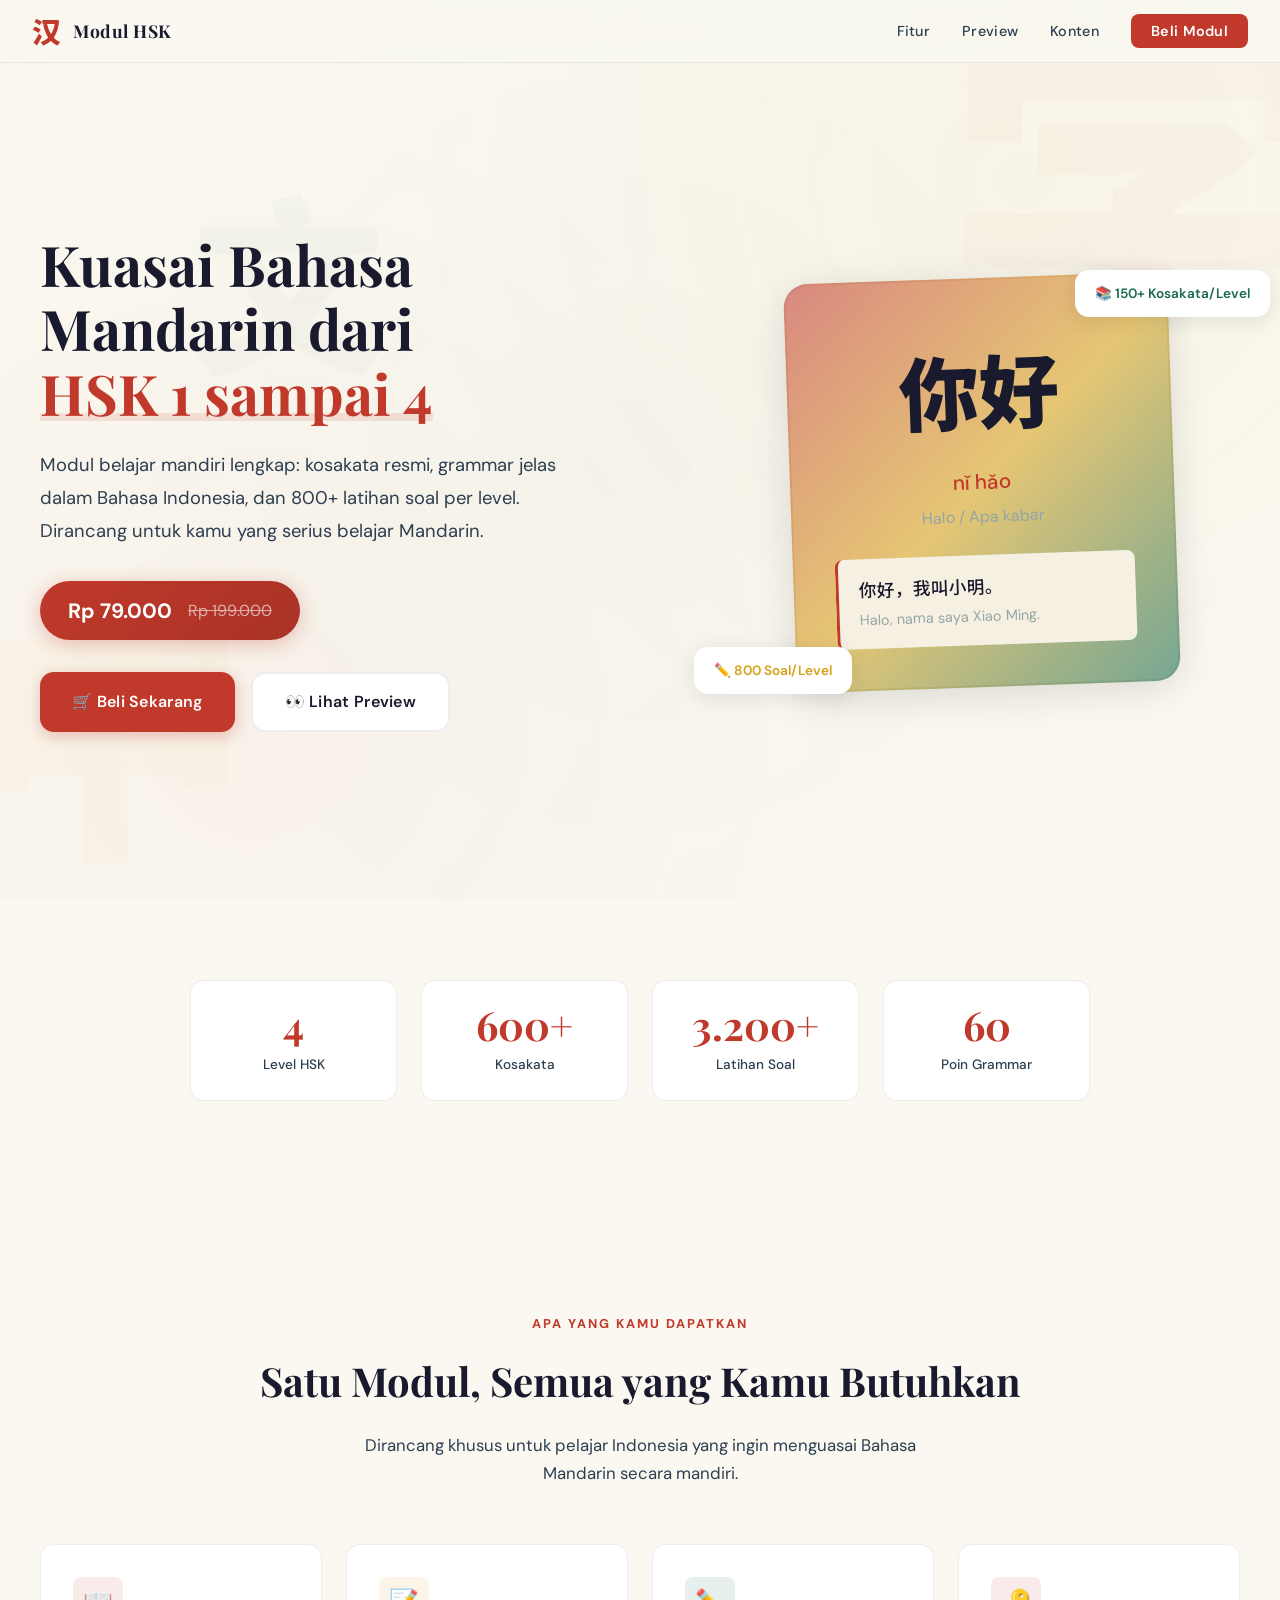
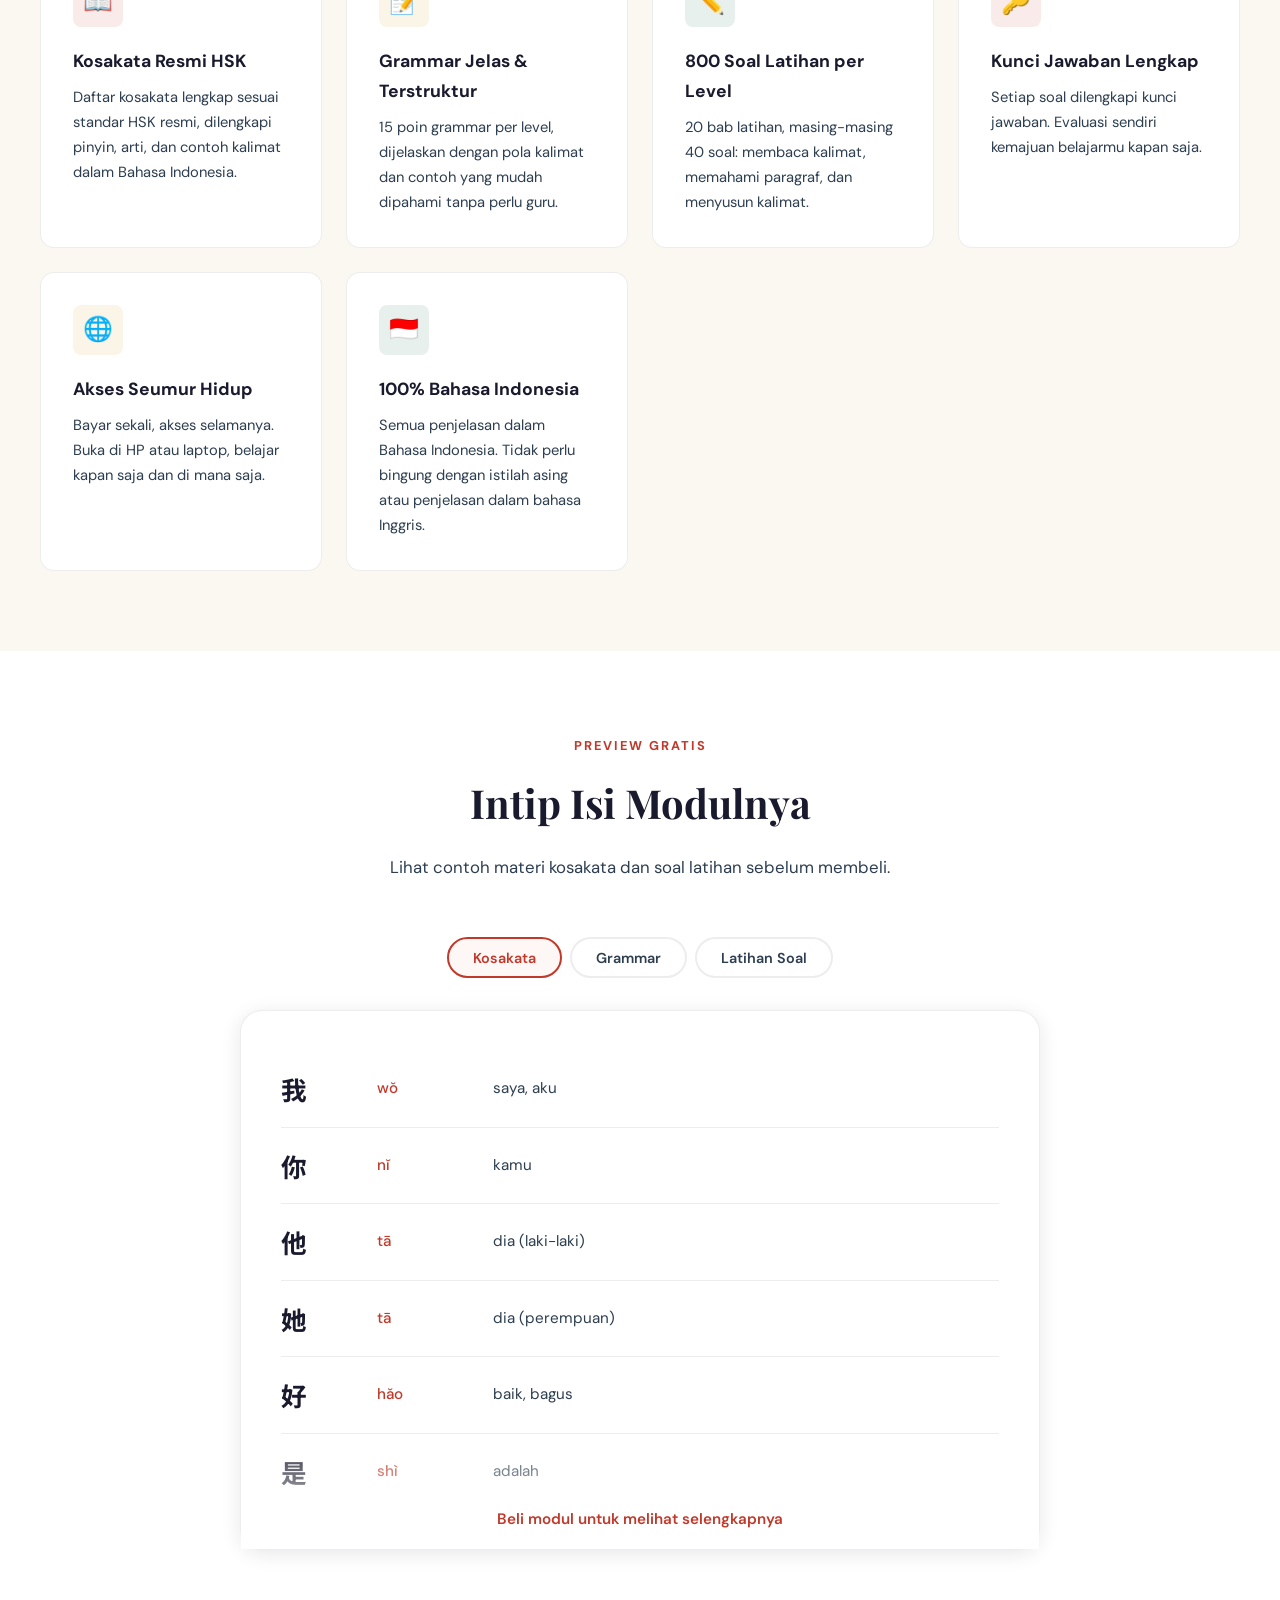
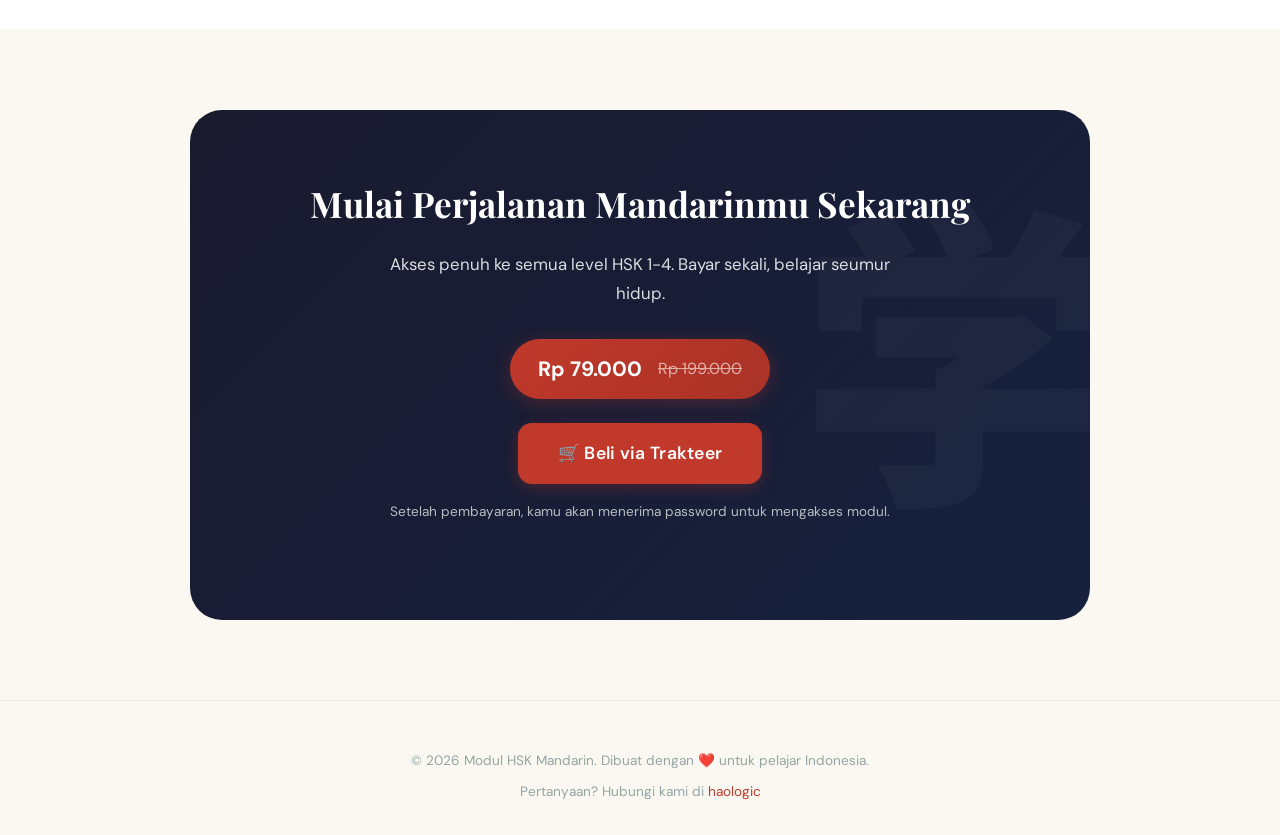
<file: index.html>
<!DOCTYPE html>
<html lang="id">
<head>
  <meta charset="UTF-8">
  <meta name="viewport" content="width=device-width, initial-scale=1.0">
  <title>Modul HSK Mandarin — Belajar Mandiri HSK 1-4</title>
  <meta name="description" content="Modul belajar Bahasa Mandarin HSK 1-4 lengkap dengan kosakata, grammar, dan 800+ latihan soal per level. Belajar mandiri, kapan saja.">
  <link rel="stylesheet" href="style.css">
</head>
<body>
  <div class="pattern-overlay"></div>

  <!-- NAVBAR -->
  <nav class="navbar" id="navbar">
    <a href="index.html" class="nav-brand">
      <div class="hanzi-logo">汉</div>
      <span>Modul HSK</span>
    </a>
    <ul class="nav-links">
      <li><a href="#fitur">Fitur</a></li>
      <li><a href="#preview">Preview</a></li>
      <li><a href="#stats">Konten</a></li>
      <li><a href="#beli" class="nav-cta">Beli Modul</a></li>
    </ul>
  </nav>

  <!-- HERO -->
  <section class="hero">
    <div class="hero-bg-char">学</div>
    <div class="hero-bg-char">中</div>
    <div class="hero-bg-char">文</div>
    <div class="hero-content">
      <div class="hero-text fade-in">
        <h1>Kuasai Bahasa Mandarin dari <span class="highlight">HSK 1 sampai 4</span></h1>
        <p class="hero-subtitle">
          Modul belajar mandiri lengkap: kosakata resmi, grammar jelas dalam Bahasa Indonesia, dan 800+ latihan soal per level. Dirancang untuk kamu yang serius belajar Mandarin.
        </p>
        <div class="hero-price">
          <span>Rp 79.000</span>
          <span class="old-price">Rp 199.000</span>
        </div>
        <div class="hero-actions">
          <a href="https://trakteer.id/" target="_blank" class="btn btn-primary" id="beli-btn">
            🛒 Beli Sekarang
          </a>
          <a href="#preview" class="btn btn-secondary">
            👀 Lihat Preview
          </a>
        </div>
      </div>
      <div class="hero-visual fade-in d2">
        <div class="hero-card">
          <div class="card-hanzi">你好</div>
          <div class="card-pinyin">nǐ hǎo</div>
          <div class="card-meaning">Halo / Apa kabar</div>
          <div class="card-example">
            <div class="zh">你好，我叫小明。</div>
            <div class="id">Halo, nama saya Xiao Ming.</div>
          </div>
        </div>
        <div class="floating-badge top-right">📚 150+ Kosakata/Level</div>
        <div class="floating-badge bottom-left">✏️ 800 Soal/Level</div>
      </div>
    </div>
  </section>

  <!-- STATS -->
  <section class="section" id="stats">
    <div class="container">
      <div class="stats-bar fade-in">
        <div class="stat-item">
          <div class="stat-number">4</div>
          <div class="stat-label">Level HSK</div>
        </div>
        <div class="stat-item">
          <div class="stat-number">600+</div>
          <div class="stat-label">Kosakata</div>
        </div>
        <div class="stat-item">
          <div class="stat-number">3.200+</div>
          <div class="stat-label">Latihan Soal</div>
        </div>
        <div class="stat-item">
          <div class="stat-number">60</div>
          <div class="stat-label">Poin Grammar</div>
        </div>
      </div>
    </div>
  </section>

  <!-- FITUR -->
  <section class="section" id="fitur">
    <div class="container">
      <div class="section-header">
        <div class="label">Apa yang Kamu Dapatkan</div>
        <h2>Satu Modul, Semua yang Kamu Butuhkan</h2>
        <p>Dirancang khusus untuk pelajar Indonesia yang ingin menguasai Bahasa Mandarin secara mandiri.</p>
      </div>
      <div class="features-grid">
        <div class="feature-card fade-in d1">
          <div class="feature-icon red">📖</div>
          <h3>Kosakata Resmi HSK</h3>
          <p>Daftar kosakata lengkap sesuai standar HSK resmi, dilengkapi pinyin, arti, dan contoh kalimat dalam Bahasa Indonesia.</p>
        </div>
        <div class="feature-card fade-in d2">
          <div class="feature-icon gold">📝</div>
          <h3>Grammar Jelas & Terstruktur</h3>
          <p>15 poin grammar per level, dijelaskan dengan pola kalimat dan contoh yang mudah dipahami tanpa perlu guru.</p>
        </div>
        <div class="feature-card fade-in d3">
          <div class="feature-icon green">✏️</div>
          <h3>800 Soal Latihan per Level</h3>
          <p>20 bab latihan, masing-masing 40 soal: membaca kalimat, memahami paragraf, dan menyusun kalimat.</p>
        </div>
        <div class="feature-card fade-in d4">
          <div class="feature-icon red">🔑</div>
          <h3>Kunci Jawaban Lengkap</h3>
          <p>Setiap soal dilengkapi kunci jawaban. Evaluasi sendiri kemajuan belajarmu kapan saja.</p>
        </div>
        <div class="feature-card fade-in d5">
          <div class="feature-icon gold">🌐</div>
          <h3>Akses Seumur Hidup</h3>
          <p>Bayar sekali, akses selamanya. Buka di HP atau laptop, belajar kapan saja dan di mana saja.</p>
        </div>
        <div class="feature-card fade-in d5">
          <div class="feature-icon green">🇮🇩</div>
          <h3>100% Bahasa Indonesia</h3>
          <p>Semua penjelasan dalam Bahasa Indonesia. Tidak perlu bingung dengan istilah asing atau penjelasan dalam bahasa Inggris.</p>
        </div>
      </div>
    </div>
  </section>

  <!-- PREVIEW -->
  <section class="section" id="preview" style="background: white;">
    <div class="container">
      <div class="section-header">
        <div class="label">Preview Gratis</div>
        <h2>Intip Isi Modulnya</h2>
        <p>Lihat contoh materi kosakata dan soal latihan sebelum membeli.</p>
      </div>

      <div class="preview-tabs">
        <button class="preview-tab active" onclick="showPreview('vocab')">Kosakata</button>
        <button class="preview-tab" onclick="showPreview('grammar')">Grammar</button>
        <button class="preview-tab" onclick="showPreview('soal')">Latihan Soal</button>
      </div>

      <!-- Vocab Preview -->
      <div class="preview-content blur-overlay" id="preview-vocab">
        <div class="preview-vocab-item">
          <div class="hanzi">我</div>
          <div class="pinyin">wǒ</div>
          <div class="arti">saya, aku</div>
        </div>
        <div class="preview-vocab-item">
          <div class="hanzi">你</div>
          <div class="pinyin">nǐ</div>
          <div class="arti">kamu</div>
        </div>
        <div class="preview-vocab-item">
          <div class="hanzi">他</div>
          <div class="pinyin">tā</div>
          <div class="arti">dia (laki-laki)</div>
        </div>
        <div class="preview-vocab-item">
          <div class="hanzi">她</div>
          <div class="pinyin">tā</div>
          <div class="arti">dia (perempuan)</div>
        </div>
        <div class="preview-vocab-item">
          <div class="hanzi">好</div>
          <div class="pinyin">hǎo</div>
          <div class="arti">baik, bagus</div>
        </div>
        <div class="preview-vocab-item">
          <div class="hanzi">是</div>
          <div class="pinyin">shì</div>
          <div class="arti">adalah</div>
        </div>
      </div>

      <!-- Grammar Preview -->
      <div class="preview-content blur-overlay" id="preview-grammar" style="display:none;">
        <div style="margin-bottom: 1.5rem;">
          <h3 style="font-size: 1.1rem; margin-bottom: 0.5rem;">1. Kalimat dengan 是 (shì)</h3>
          <div style="background: var(--paper); padding: 0.75rem 1rem; border-radius: 8px; border-left: 3px solid var(--vermillion); margin-bottom: 0.75rem; font-family: 'Noto Sans SC', sans-serif;">
            Subjek + 是 + Objek
          </div>
          <p style="color: var(--charcoal); font-size: 0.95rem;">Kata 是 digunakan untuk menyatakan "adalah". Pola ini paling dasar dalam Bahasa Mandarin.</p>
          <div style="margin-top: 0.75rem; padding: 0.75rem; background: var(--cream); border-radius: 8px;">
            <div style="font-family: 'Noto Sans SC', sans-serif;">我是学生。</div>
            <div style="color: var(--soft-gray); font-style: italic;">Saya adalah murid.</div>
          </div>
        </div>
        <div>
          <h3 style="font-size: 1.1rem; margin-bottom: 0.5rem;">2. Bertanya dengan 吗 (ma)</h3>
          <div style="background: var(--paper); padding: 0.75rem 1rem; border-radius: 8px; border-left: 3px solid var(--vermillion); margin-bottom: 0.75rem; font-family: 'Noto Sans SC', sans-serif;">
            Kalimat pernyataan + 吗？
          </div>
          <p style="color: var(--charcoal); font-size: 0.95rem;">Tambahkan 吗 di akhir kalimat pernyataan untuk membuat pertanyaan ya/tidak.</p>
        </div>
      </div>

      <!-- Soal Preview -->
      <div class="preview-content blur-overlay" id="preview-soal" style="display:none;">
        <div class="preview-question">
          <div class="q-label">Bagian A — Soal 1</div>
          <div class="q-text">我今天很高兴。</div>
          <p style="color: var(--charcoal); margin-bottom: 0.75rem;">Apa arti kalimat di atas?</p>
          <div class="q-options">
            <div class="q-option">A. Saya hari ini sangat lelah.</div>
            <div class="q-option">B. Saya hari ini sangat senang.</div>
            <div class="q-option">C. Saya hari ini sangat sibuk.</div>
            <div class="q-option">D. Saya hari ini sangat lapar.</div>
          </div>
        </div>
        <div class="preview-question">
          <div class="q-label">Bagian C — Susun Kalimat</div>
          <p style="color: var(--charcoal); margin-bottom: 0.75rem;">Susun kata-kata berikut menjadi kalimat yang benar:</p>
          <div style="display: flex; gap: 0.5rem; flex-wrap: wrap;">
            <span style="padding: 0.4rem 0.8rem; background: var(--paper); border-radius: 6px; font-family: 'Noto Sans SC', sans-serif;">喜欢</span>
            <span style="padding: 0.4rem 0.8rem; background: var(--paper); border-radius: 6px; font-family: 'Noto Sans SC', sans-serif;">我</span>
            <span style="padding: 0.4rem 0.8rem; background: var(--paper); border-radius: 6px; font-family: 'Noto Sans SC', sans-serif;">中国菜</span>
            <span style="padding: 0.4rem 0.8rem; background: var(--paper); border-radius: 6px; font-family: 'Noto Sans SC', sans-serif;">吃</span>
          </div>
        </div>
      </div>
    </div>
  </section>

  <!-- CTA -->
  <section class="section" id="beli">
    <div class="container">
      <div class="cta-section fade-in">
        <h2>Mulai Perjalanan Mandarinmu Sekarang</h2>
        <p>Akses penuh ke semua level HSK 1-4. Bayar sekali, belajar seumur hidup.</p>
        <div class="hero-price" style="display: inline-flex; margin-bottom: 1.5rem;">
          <span>Rp 79.000</span>
          <span class="old-price">Rp 199.000</span>
        </div>
        <br>
        <a href="https://trakteer.id/" target="_blank" class="btn btn-primary" style="font-size: 1.1rem; padding: 1rem 2.5rem;">
          🛒 Beli via Trakteer
        </a>
        <p style="margin-top: 1rem; font-size: 0.85rem; opacity: 0.7;">Setelah pembayaran, kamu akan menerima password untuk mengakses modul.</p>
      </div>
    </div>
  </section>

  <!-- FOOTER -->
  <footer class="footer">
    <p>&copy; 2026 Modul HSK Mandarin. Dibuat dengan ❤️ untuk pelajar Indonesia.</p>
    <p style="margin-top: 0.5rem;">Pertanyaan? Hubungi kami di <a href="#">haologic</a></p>
  </footer>

  <script>
    // Navbar scroll effect
    window.addEventListener('scroll', () => {
      document.getElementById('navbar').classList.toggle('scrolled', window.scrollY > 50);
    });

    // Preview tabs
    function showPreview(tab) {
      document.querySelectorAll('.preview-content').forEach(el => el.style.display = 'none');
      document.querySelectorAll('.preview-tab').forEach(el => el.classList.remove('active'));
      document.getElementById('preview-' + tab).style.display = 'block';
      event.target.classList.add('active');
    }

    // Simple scroll animation
    const observer = new IntersectionObserver((entries) => {
      entries.forEach(entry => {
        if (entry.isIntersecting) {
          entry.target.style.animationPlayState = 'running';
        }
      });
    }, { threshold: 0.1 });

    document.querySelectorAll('.fade-in').forEach(el => {
      el.style.animationPlayState = 'paused';
      observer.observe(el);
    });
  </script>
</body>
</html>
</file>
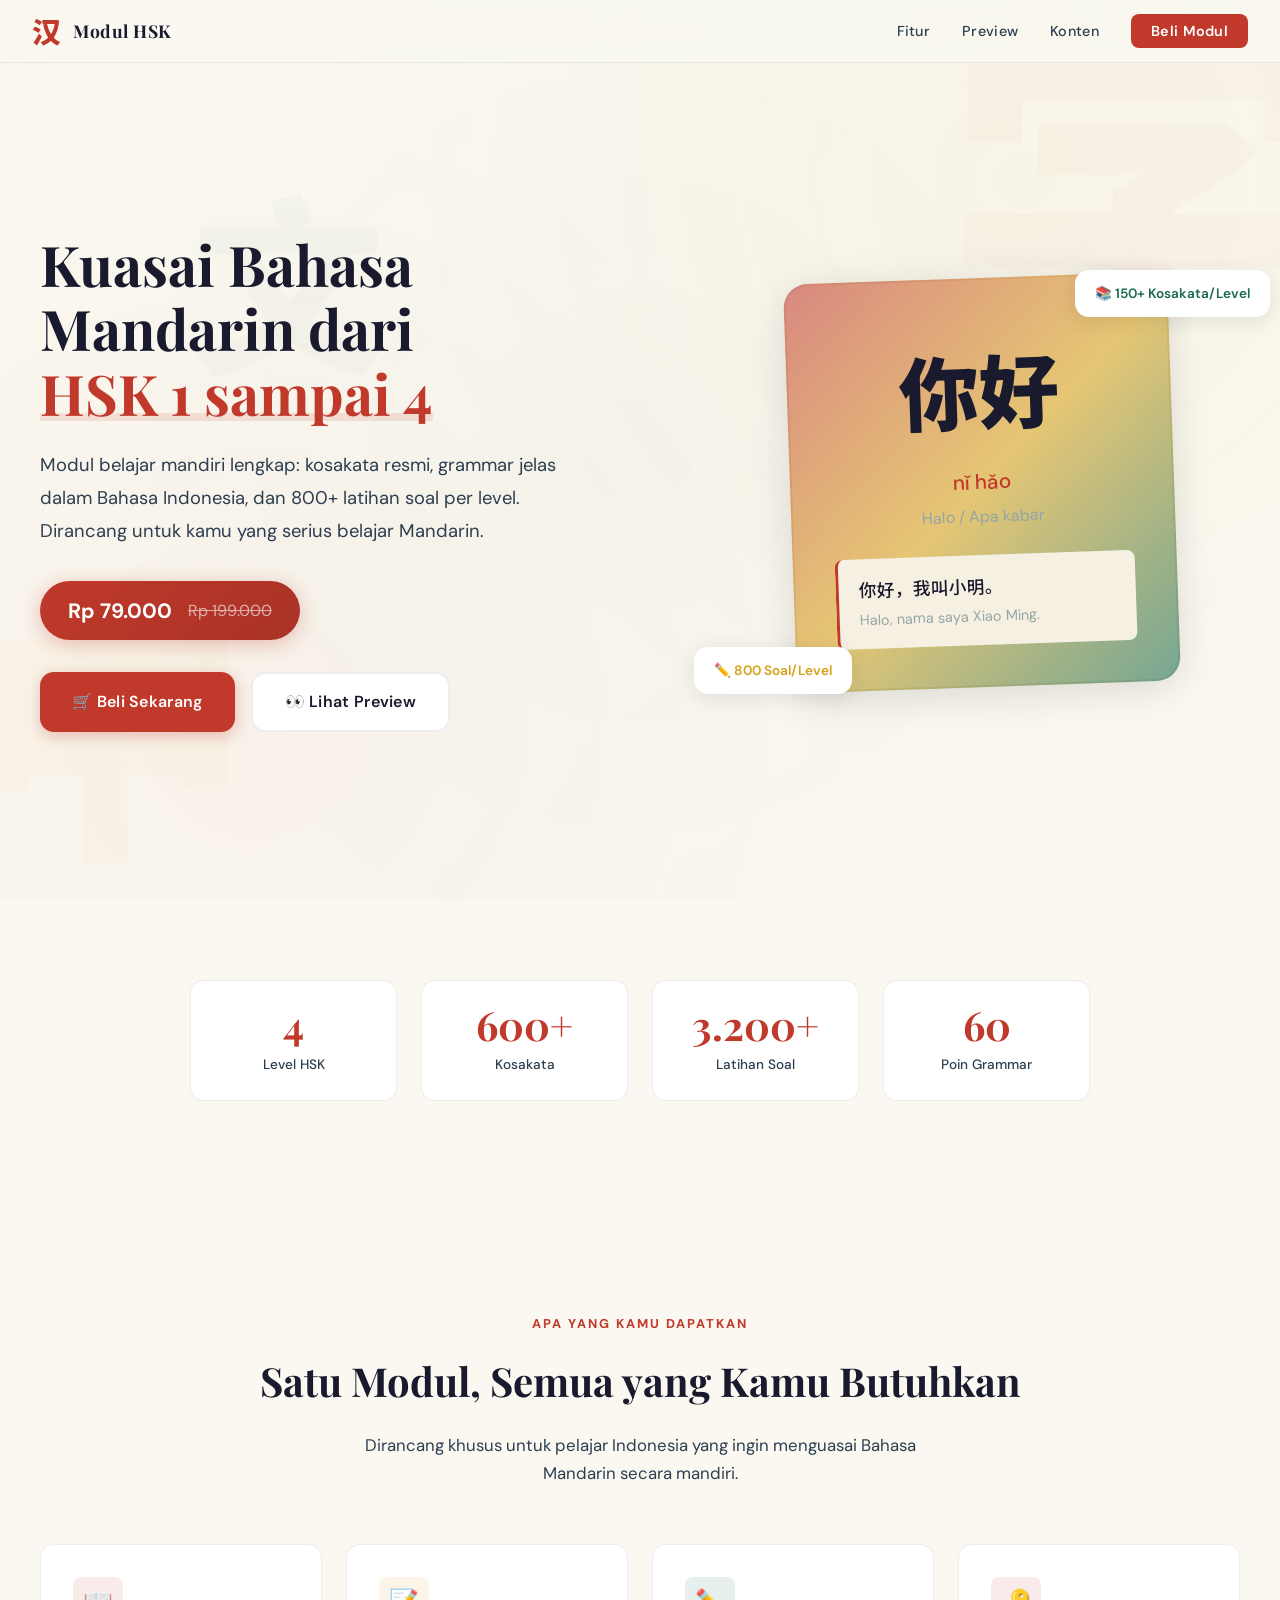
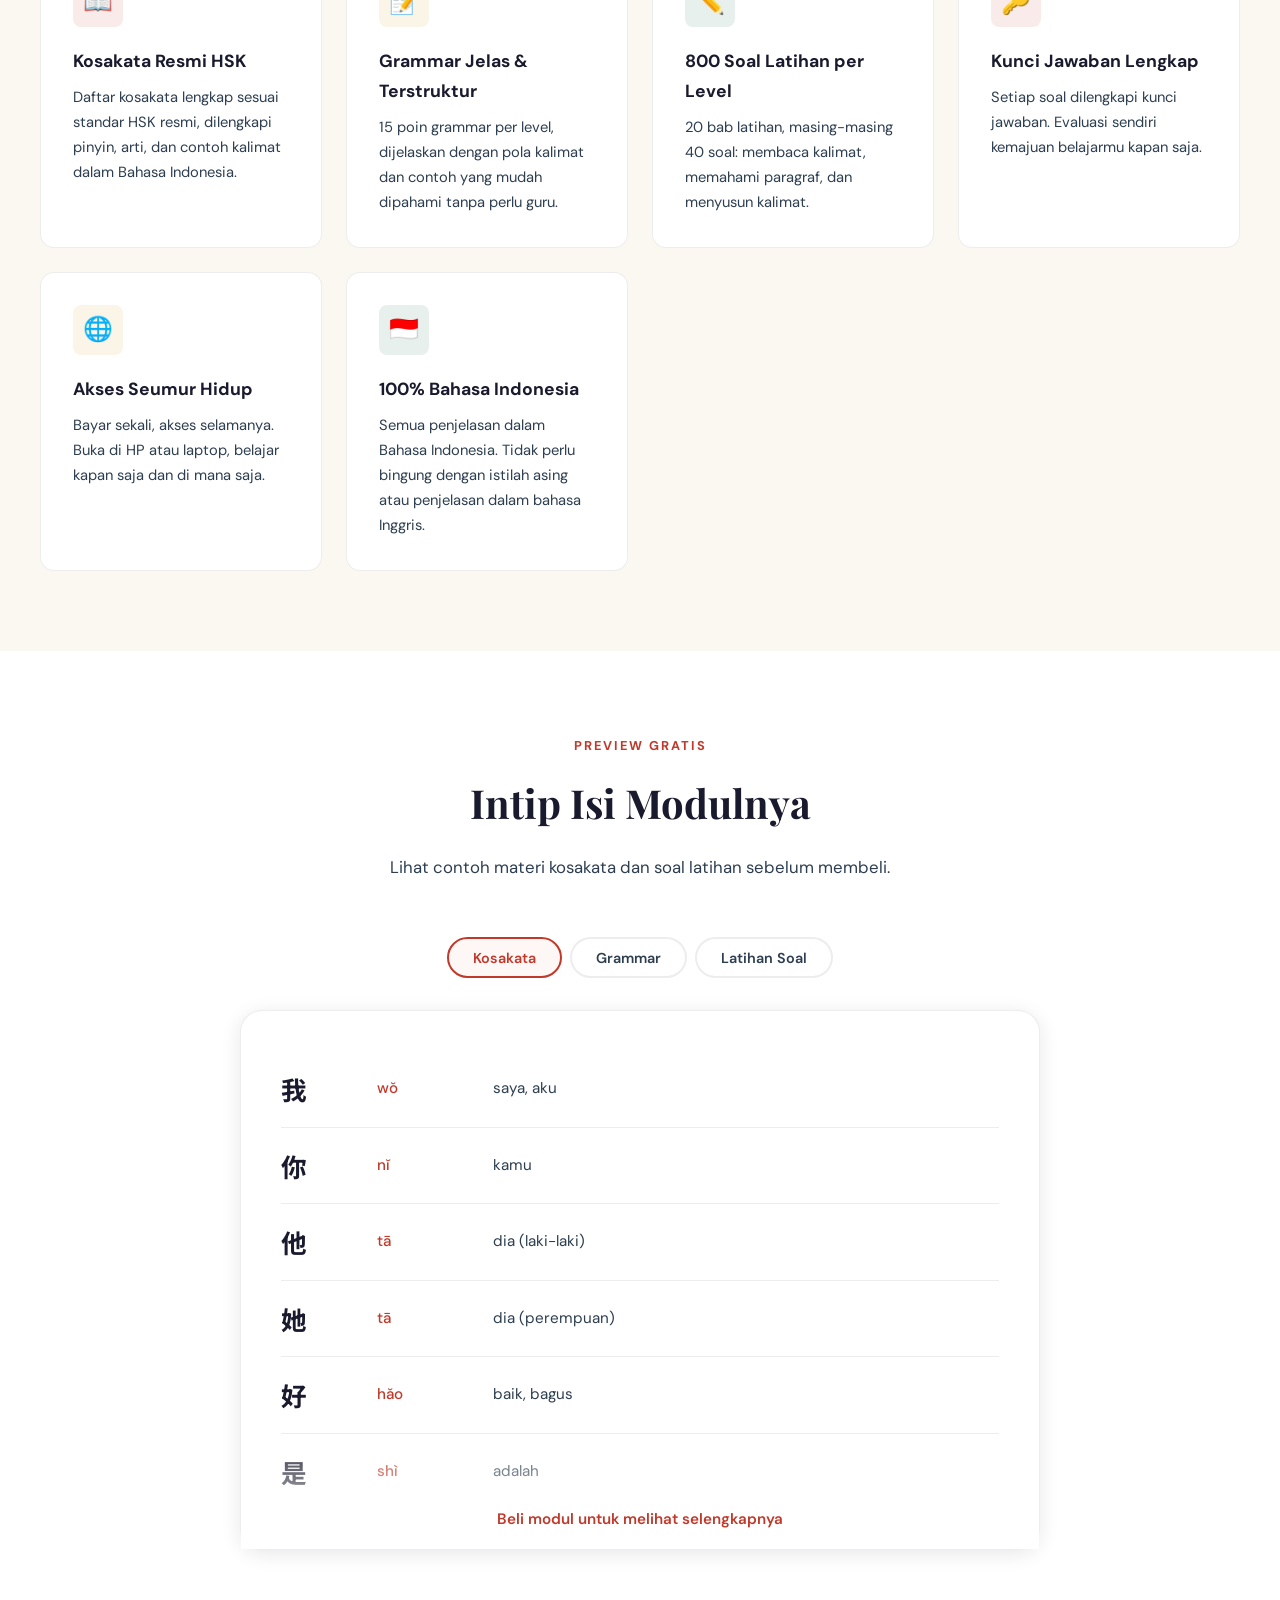
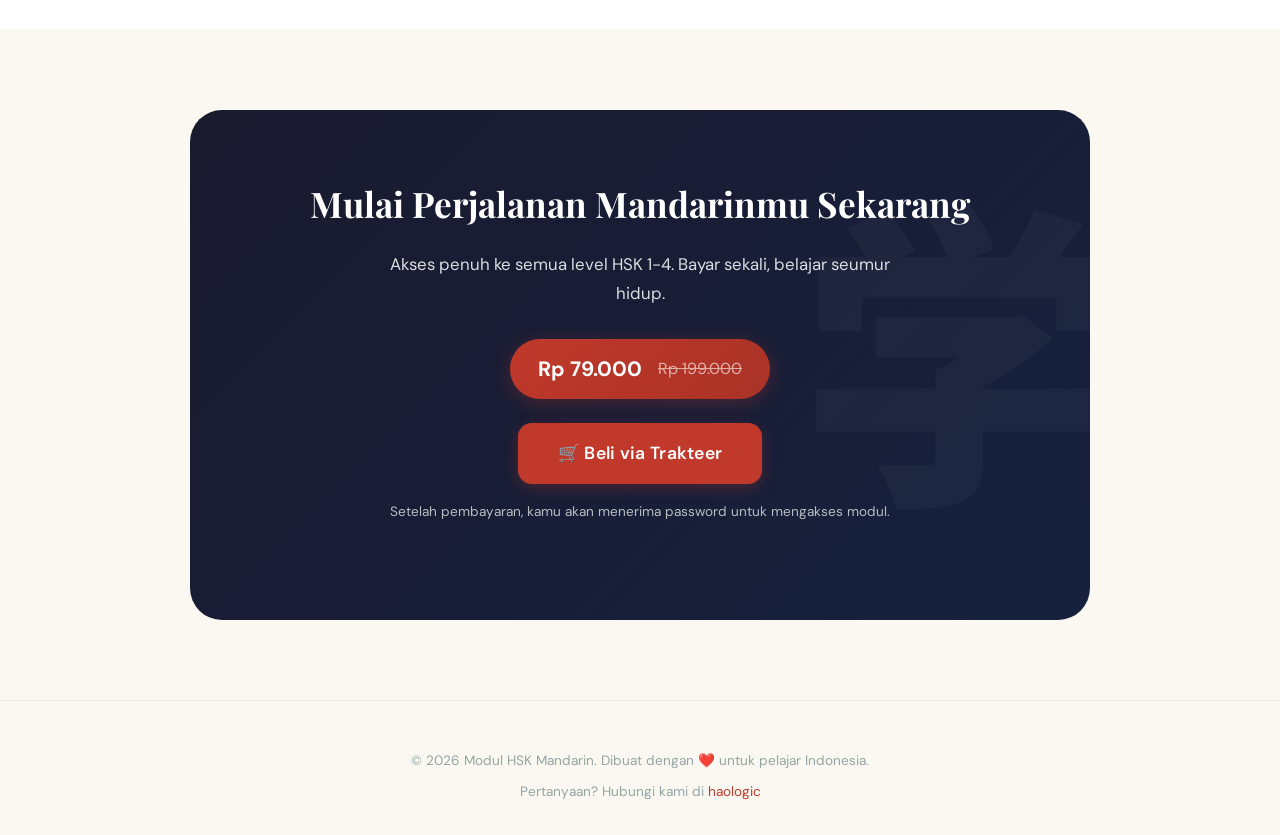
<file: hsk1-materi.html>
<!DOCTYPE html>
<html lang="id">
<head>
  <meta charset="UTF-8">
  <meta name="viewport" content="width=device-width, initial-scale=1.0">
  <title>HSK 1 Materi — Kosakata & Grammar</title>
  <link rel="stylesheet" href="style.css">
</head>
<body>
  <div class="pattern-overlay"></div>

  <nav class="navbar" id="navbar">
    <a href="index.html" class="nav-brand">
      <div class="hanzi-logo">汉</div>
      <span>Modul HSK</span>
    </a>
    <ul class="nav-links">
      <li><a href="menu.html">Menu</a></li>
      <li><a href="hsk1-soal.html" class="nav-cta">Latihan Soal</a></li>
    </ul>
  </nav>

  <div class="materi-page">
    <div class="breadcrumb">
      <a href="menu.html">Menu</a> <span>›</span> <span>HSK 1 Materi</span>
    </div>

    <div class="materi-header fade-in">
      <h1>HSK 1 — Kosakata & Grammar</h1>
      <p class="desc">150 kosakata resmi HSK Level 1 dan 15 poin grammar dasar. Semua contoh kalimat original, penjelasan dalam Bahasa Indonesia.</p>
    </div>

    <div class="materi-nav">
      <button class="materi-nav-btn active" onclick="showSection('kosakata', this)">📖 Kosakata (150)</button>
      <button class="materi-nav-btn" onclick="showSection('grammar', this)">📝 Grammar (15)</button>
    </div>

    <!-- ═══════════ KOSAKATA ═══════════ -->
    <div class="materi-section" id="section-kosakata">
      <h2>Daftar Kosakata HSK 1</h2>
      <div class="search-wrapper">
        <input type="text" class="search-box" placeholder="Cari kosakata... (hanzi, pinyin, atau arti)" id="vocab-search" oninput="filterVocab()">
      </div>
      <div style="overflow-x: auto;">
        <table class="vocab-table" id="vocab-table">
          <thead>
            <tr>
              <th style="width:50px">No</th>
              <th style="width:80px">Hanzi</th>
              <th style="width:100px">Pinyin</th>
              <th>Arti</th>
              <th>Contoh Kalimat</th>
            </tr>
          </thead>
          <tbody id="vocab-body">
          </tbody>
        </table>
      </div>
    </div>

    <!-- ═══════════ GRAMMAR ═══════════ -->
    <div class="materi-section" id="section-grammar" style="display: none;">
      <h2>Grammar HSK 1</h2>
      <div id="grammar-container"></div>
    </div>
  </div>

  <footer class="footer">
    <p>&copy; 2026 Modul HSK Mandarin</p>
  </footer>

<script>
// ============== AUTH CHECK ==============
if (sessionStorage.getItem('hsk_auth') !== 'true') {
  window.location.href = 'menu.html';
}

// ============== KOSAKATA DATA ==============
const vocabData = [
  // --- Kata Ganti ---
  {h:"我",p:"wǒ",a:"saya, aku",c:"我喜欢看书。",ci:"Saya suka membaca buku."},
  {h:"你",p:"nǐ",a:"kamu",c:"你叫什么名字？",ci:"Kamu namanya siapa?"},
  {h:"他",p:"tā",a:"dia (laki-laki)",c:"他是我的朋友。",ci:"Dia adalah teman saya."},
  {h:"她",p:"tā",a:"dia (perempuan)",c:"她很漂亮。",ci:"Dia sangat cantik."},
  {h:"我们",p:"wǒmen",a:"kami, kita",c:"我们一起去吧。",ci:"Ayo kita pergi bersama."},
  {h:"这",p:"zhè",a:"ini",c:"这是我的书。",ci:"Ini adalah buku saya."},
  {h:"那",p:"nà",a:"itu",c:"那个人是谁？",ci:"Orang itu siapa?"},
  {h:"哪",p:"nǎ",a:"mana, yang mana",c:"你住在哪？",ci:"Kamu tinggal di mana?"},
  {h:"谁",p:"shéi",a:"siapa",c:"他是谁？",ci:"Dia siapa?"},
  {h:"什么",p:"shénme",a:"apa",c:"你在做什么？",ci:"Kamu sedang melakukan apa?"},
  // --- Kata Kerja ---
  {h:"是",p:"shì",a:"adalah",c:"我是中国人。",ci:"Saya adalah orang Tiongkok."},
  {h:"有",p:"yǒu",a:"punya, ada",c:"我有一个哥哥。",ci:"Saya punya seorang kakak laki-laki."},
  {h:"看",p:"kàn",a:"melihat, menonton",c:"我在看电影。",ci:"Saya sedang menonton film."},
  {h:"听",p:"tīng",a:"mendengar",c:"请听老师说。",ci:"Silakan dengarkan guru berbicara."},
  {h:"说",p:"shuō",a:"berbicara, berkata",c:"他会说中文。",ci:"Dia bisa berbicara Bahasa Mandarin."},
  {h:"读",p:"dú",a:"membaca (keras)",c:"请读这个字。",ci:"Tolong baca karakter ini."},
  {h:"写",p:"xiě",a:"menulis",c:"我在写汉字。",ci:"Saya sedang menulis karakter Mandarin."},
  {h:"叫",p:"jiào",a:"memanggil, bernama",c:"我叫小红。",ci:"Saya bernama Xiao Hong."},
  {h:"来",p:"lái",a:"datang",c:"请来我家。",ci:"Silakan datang ke rumah saya."},
  {h:"去",p:"qù",a:"pergi",c:"我去学校。",ci:"Saya pergi ke sekolah."},
  {h:"吃",p:"chī",a:"makan",c:"我们吃饭吧。",ci:"Ayo kita makan."},
  {h:"喝",p:"hē",a:"minum",c:"你想喝什么？",ci:"Kamu ingin minum apa?"},
  {h:"做",p:"zuò",a:"melakukan, membuat",c:"你在做什么？",ci:"Kamu sedang melakukan apa?"},
  {h:"买",p:"mǎi",a:"membeli",c:"我想买一本书。",ci:"Saya ingin membeli sebuah buku."},
  {h:"住",p:"zhù",a:"tinggal",c:"你住在哪里？",ci:"Kamu tinggal di mana?"},
  {h:"学习",p:"xuéxí",a:"belajar",c:"我在学习中文。",ci:"Saya sedang belajar Bahasa Mandarin."},
  {h:"工作",p:"gōngzuò",a:"bekerja",c:"他在医院工作。",ci:"Dia bekerja di rumah sakit."},
  {h:"睡觉",p:"shuìjiào",a:"tidur",c:"我十点睡觉。",ci:"Saya tidur jam sepuluh."},
  {h:"打电话",p:"dǎ diànhuà",a:"menelepon",c:"我给妈妈打电话。",ci:"Saya menelepon ibu."},
  {h:"回",p:"huí",a:"kembali, pulang",c:"我六点回家。",ci:"Saya pulang jam enam."},
  {h:"想",p:"xiǎng",a:"ingin, berpikir",c:"我想去中国。",ci:"Saya ingin pergi ke Tiongkok."},
  {h:"会",p:"huì",a:"bisa, akan",c:"我会说中文。",ci:"Saya bisa berbicara Bahasa Mandarin."},
  {h:"能",p:"néng",a:"dapat, mampu",c:"你能来吗？",ci:"Kamu bisa datang?"},
  {h:"爱",p:"ài",a:"cinta, suka",c:"我爱我的家人。",ci:"Saya mencintai keluarga saya."},
  {h:"喜欢",p:"xǐhuan",a:"suka",c:"我喜欢吃苹果。",ci:"Saya suka makan apel."},
  {h:"认识",p:"rènshi",a:"mengenal",c:"很高兴认识你。",ci:"Senang berkenalan denganmu."},
  {h:"开",p:"kāi",a:"membuka, mengendarai",c:"请开门。",ci:"Tolong buka pintu."},
  {h:"坐",p:"zuò",a:"duduk, naik (kendaraan)",c:"请坐。",ci:"Silakan duduk."},
  {h:"下雨",p:"xià yǔ",a:"hujan",c:"今天下雨了。",ci:"Hari ini hujan."},
  // --- Kata Sifat ---
  {h:"好",p:"hǎo",a:"baik, bagus",c:"今天天气很好。",ci:"Cuaca hari ini sangat bagus."},
  {h:"大",p:"dà",a:"besar",c:"这个房间很大。",ci:"Ruangan ini sangat besar."},
  {h:"小",p:"xiǎo",a:"kecil",c:"我有一只小猫。",ci:"Saya punya seekor kucing kecil."},
  {h:"多",p:"duō",a:"banyak",c:"这里人很多。",ci:"Di sini orangnya sangat banyak."},
  {h:"少",p:"shǎo",a:"sedikit",c:"他的钱很少。",ci:"Uangnya sangat sedikit."},
  {h:"冷",p:"lěng",a:"dingin",c:"今天很冷。",ci:"Hari ini sangat dingin."},
  {h:"热",p:"rè",a:"panas",c:"北京的夏天很热。",ci:"Musim panas di Beijing sangat panas."},
  {h:"高兴",p:"gāoxìng",a:"senang, gembira",c:"我今天很高兴。",ci:"Saya hari ini sangat senang."},
  {h:"漂亮",p:"piàoliang",a:"cantik, indah",c:"这朵花很漂亮。",ci:"Bunga ini sangat cantik."},
  // --- Kata Benda (Orang & Hubungan) ---
  {h:"人",p:"rén",a:"orang",c:"那个人是我爸爸。",ci:"Orang itu adalah ayah saya."},
  {h:"朋友",p:"péngyou",a:"teman",c:"她是我的好朋友。",ci:"Dia adalah teman baik saya."},
  {h:"同学",p:"tóngxué",a:"teman sekelas",c:"他是我的同学。",ci:"Dia adalah teman sekelas saya."},
  {h:"老师",p:"lǎoshī",a:"guru",c:"王老师很好。",ci:"Guru Wang sangat baik."},
  {h:"学生",p:"xuéshēng",a:"murid, siswa",c:"我是学生。",ci:"Saya adalah murid."},
  {h:"医生",p:"yīshēng",a:"dokter",c:"他是一个医生。",ci:"Dia adalah seorang dokter."},
  {h:"爸爸",p:"bàba",a:"ayah",c:"我爸爸在工作。",ci:"Ayah saya sedang bekerja."},
  {h:"妈妈",p:"māma",a:"ibu",c:"妈妈在做饭。",ci:"Ibu sedang memasak."},
  {h:"儿子",p:"érzi",a:"anak laki-laki",c:"他的儿子三岁了。",ci:"Anak laki-lakinya sudah tiga tahun."},
  {h:"女儿",p:"nǚ'ér",a:"anak perempuan",c:"我的女儿很可爱。",ci:"Anak perempuan saya sangat lucu."},
  {h:"先生",p:"xiānsheng",a:"Tuan, Bapak",c:"李先生你好。",ci:"Halo Bapak Li."},
  {h:"小姐",p:"xiǎojiě",a:"Nona",c:"张小姐请进。",ci:"Nona Zhang, silakan masuk."},
  // --- Angka ---
  {h:"一",p:"yī",a:"satu",c:"我有一个弟弟。",ci:"Saya punya seorang adik laki-laki."},
  {h:"二",p:"èr",a:"dua",c:"他有二十块钱。",ci:"Dia punya dua puluh yuan."},
  {h:"三",p:"sān",a:"tiga",c:"我买了三本书。",ci:"Saya membeli tiga buku."},
  {h:"四",p:"sì",a:"empat",c:"我家有四口人。",ci:"Keluarga saya ada empat orang."},
  {h:"五",p:"wǔ",a:"lima",c:"现在五点了。",ci:"Sekarang sudah jam lima."},
  {h:"六",p:"liù",a:"enam",c:"他六岁了。",ci:"Dia sudah enam tahun."},
  {h:"七",p:"qī",a:"tujuh",c:"一个星期有七天。",ci:"Satu minggu ada tujuh hari."},
  {h:"八",p:"bā",a:"delapan",c:"我八点上课。",ci:"Saya masuk kelas jam delapan."},
  {h:"九",p:"jiǔ",a:"sembilan",c:"今天九月九号。",ci:"Hari ini tanggal sembilan bulan sembilan."},
  {h:"十",p:"shí",a:"sepuluh",c:"我十点睡觉。",ci:"Saya tidur jam sepuluh."},
  {h:"零",p:"líng",a:"nol",c:"今天零度。",ci:"Hari ini nol derajat."},
  {h:"两",p:"liǎng",a:"dua (untuk benda)",c:"我有两个孩子。",ci:"Saya punya dua anak."},
  {h:"百",p:"bǎi",a:"ratus",c:"这本书一百块。",ci:"Buku ini seratus yuan."},
  // --- Waktu ---
  {h:"年",p:"nián",a:"tahun",c:"今年是二零二六年。",ci:"Tahun ini adalah tahun 2026."},
  {h:"月",p:"yuè",a:"bulan",c:"我三月去中国。",ci:"Saya pergi ke Tiongkok bulan Maret."},
  {h:"日",p:"rì",a:"hari, tanggal",c:"今天几月几日？",ci:"Hari ini tanggal berapa?"},
  {h:"星期",p:"xīngqī",a:"minggu",c:"今天星期几？",ci:"Hari ini hari apa?"},
  {h:"今天",p:"jīntiān",a:"hari ini",c:"今天星期一。",ci:"Hari ini hari Senin."},
  {h:"明天",p:"míngtiān",a:"besok",c:"明天你有空吗？",ci:"Besok kamu ada waktu?"},
  {h:"昨天",p:"zuótiān",a:"kemarin",c:"昨天我去了商店。",ci:"Kemarin saya pergi ke toko."},
  {h:"上午",p:"shàngwǔ",a:"pagi (sebelum siang)",c:"上午我在学校。",ci:"Pagi hari saya di sekolah."},
  {h:"下午",p:"xiàwǔ",a:"siang / sore",c:"下午你做什么？",ci:"Sore hari kamu melakukan apa?"},
  {h:"时候",p:"shíhou",a:"waktu, saat",c:"你什么时候来？",ci:"Kamu datang kapan?"},
  {h:"点",p:"diǎn",a:"jam (waktu)",c:"现在几点？",ci:"Sekarang jam berapa?"},
  {h:"分钟",p:"fēnzhōng",a:"menit",c:"等我五分钟。",ci:"Tunggu saya lima menit."},
  {h:"现在",p:"xiànzài",a:"sekarang",c:"现在我们上课。",ci:"Sekarang kita masuk kelas."},
  // --- Tempat ---
  {h:"中国",p:"Zhōngguó",a:"Tiongkok",c:"我想去中国。",ci:"Saya ingin pergi ke Tiongkok."},
  {h:"北京",p:"Běijīng",a:"Beijing",c:"北京很大。",ci:"Beijing sangat besar."},
  {h:"家",p:"jiā",a:"rumah, keluarga",c:"我的家在这里。",ci:"Rumah saya di sini."},
  {h:"学校",p:"xuéxiào",a:"sekolah",c:"我的学校很大。",ci:"Sekolah saya sangat besar."},
  {h:"饭店",p:"fàndiàn",a:"restoran, hotel",c:"我们在饭店吃饭。",ci:"Kami makan di restoran."},
  {h:"商店",p:"shāngdiàn",a:"toko",c:"我去商店买东西。",ci:"Saya pergi ke toko membeli barang."},
  {h:"医院",p:"yīyuàn",a:"rumah sakit",c:"他在医院工作。",ci:"Dia bekerja di rumah sakit."},
  {h:"前面",p:"qiánmiàn",a:"di depan",c:"学校在前面。",ci:"Sekolah ada di depan."},
  {h:"后面",p:"hòumiàn",a:"di belakang",c:"我坐在后面。",ci:"Saya duduk di belakang."},
  {h:"里面",p:"lǐmiàn",a:"di dalam",c:"猫在里面。",ci:"Kucing ada di dalam."},
  {h:"上",p:"shàng",a:"atas",c:"书在桌子上。",ci:"Buku ada di atas meja."},
  {h:"下",p:"xià",a:"bawah",c:"猫在桌子下。",ci:"Kucing ada di bawah meja."},
  // --- Benda & Makanan ---
  {h:"水",p:"shuǐ",a:"air",c:"请给我一杯水。",ci:"Tolong beri saya segelas air."},
  {h:"茶",p:"chá",a:"teh",c:"你想喝茶吗？",ci:"Kamu mau minum teh?"},
  {h:"米饭",p:"mǐfàn",a:"nasi",c:"我想吃米饭。",ci:"Saya mau makan nasi."},
  {h:"菜",p:"cài",a:"sayur, masakan",c:"这个菜很好吃。",ci:"Masakan ini sangat enak."},
  {h:"苹果",p:"píngguǒ",a:"apel",c:"我买了一个苹果。",ci:"Saya membeli sebuah apel."},
  {h:"杯子",p:"bēizi",a:"gelas, cangkir",c:"这个杯子是我的。",ci:"Gelas ini punya saya."},
  {h:"水果",p:"shuǐguǒ",a:"buah-buahan",c:"我喜欢吃水果。",ci:"Saya suka makan buah."},
  {h:"钱",p:"qián",a:"uang",c:"你有多少钱？",ci:"Kamu punya berapa uang?"},
  {h:"东西",p:"dōngxi",a:"barang, benda",c:"你买了什么东西？",ci:"Kamu membeli barang apa?"},
  {h:"书",p:"shū",a:"buku",c:"这本书很好。",ci:"Buku ini sangat bagus."},
  {h:"电脑",p:"diànnǎo",a:"komputer",c:"我用电脑工作。",ci:"Saya menggunakan komputer untuk bekerja."},
  {h:"电视",p:"diànshì",a:"televisi",c:"我在看电视。",ci:"Saya sedang menonton televisi."},
  {h:"电影",p:"diànyǐng",a:"film",c:"这个电影很好看。",ci:"Film ini sangat bagus."},
  {h:"天气",p:"tiānqì",a:"cuaca",c:"今天天气怎么样？",ci:"Cuaca hari ini bagaimana?"},
  {h:"猫",p:"māo",a:"kucing",c:"我家有一只猫。",ci:"Rumah saya ada seekor kucing."},
  {h:"狗",p:"gǒu",a:"anjing",c:"他的狗很大。",ci:"Anjingnya sangat besar."},
  {h:"衣服",p:"yīfu",a:"pakaian, baju",c:"我想买衣服。",ci:"Saya ingin membeli baju."},
  {h:"桌子",p:"zhuōzi",a:"meja",c:"书在桌子上。",ci:"Buku ada di atas meja."},
  {h:"椅子",p:"yǐzi",a:"kursi",c:"请坐这把椅子。",ci:"Silakan duduk di kursi ini."},
  {h:"名字",p:"míngzi",a:"nama",c:"你的名字很好听。",ci:"Namamu terdengar bagus."},
  {h:"汉语",p:"Hànyǔ",a:"Bahasa Mandarin",c:"我在学汉语。",ci:"Saya sedang belajar Bahasa Mandarin."},
  {h:"字",p:"zì",a:"karakter, huruf",c:"这个字怎么写？",ci:"Karakter ini bagaimana cara menulisnya?"},
  {h:"飞机",p:"fēijī",a:"pesawat",c:"我坐飞机去北京。",ci:"Saya naik pesawat ke Beijing."},
  {h:"出租车",p:"chūzūchē",a:"taksi",c:"我们坐出租车吧。",ci:"Ayo kita naik taksi."},
  {h:"火车站",p:"huǒchēzhàn",a:"stasiun kereta",c:"火车站在前面。",ci:"Stasiun kereta ada di depan."},
  // --- Kata Keterangan ---
  {h:"不",p:"bù",a:"tidak",c:"我不喜欢。",ci:"Saya tidak suka."},
  {h:"没",p:"méi",a:"tidak (sudah)",c:"我没有钱。",ci:"Saya tidak punya uang."},
  {h:"很",p:"hěn",a:"sangat",c:"今天很热。",ci:"Hari ini sangat panas."},
  {h:"太",p:"tài",a:"terlalu",c:"这个太贵了。",ci:"Ini terlalu mahal."},
  {h:"都",p:"dōu",a:"semua",c:"我们都是学生。",ci:"Kami semua adalah murid."},
  {h:"也",p:"yě",a:"juga",c:"我也喜欢。",ci:"Saya juga suka."},
  {h:"还",p:"hái",a:"masih, juga",c:"他还在学校。",ci:"Dia masih di sekolah."},
  // --- Kata Penghubung & Preposisi ---
  {h:"和",p:"hé",a:"dan",c:"我和他是朋友。",ci:"Saya dan dia adalah teman."},
  {h:"在",p:"zài",a:"di, sedang",c:"我在家。",ci:"Saya di rumah."},
  {h:"的",p:"de",a:"(partikel kepunyaan)",c:"这是我的书。",ci:"Ini adalah buku saya."},
  {h:"了",p:"le",a:"(partikel perubahan)",c:"我吃了饭。",ci:"Saya sudah makan."},
  {h:"吗",p:"ma",a:"(partikel pertanyaan)",c:"你好吗？",ci:"Apa kabar?"},
  {h:"呢",p:"ne",a:"(partikel balik tanya)",c:"你呢？",ci:"Kalau kamu?"},
  {h:"个",p:"gè",a:"(kata bantu bilangan umum)",c:"一个人。",ci:"Satu orang."},
  {h:"岁",p:"suì",a:"tahun (usia)",c:"你几岁？",ci:"Kamu berapa tahun?"},
  {h:"本",p:"běn",a:"(kata bantu bilangan buku)",c:"两本书。",ci:"Dua buah buku."},
  {h:"些",p:"xiē",a:"beberapa",c:"一些水果。",ci:"Beberapa buah."},
  {h:"块",p:"kuài",a:"yuan (satuan uang)",c:"十块钱。",ci:"Sepuluh yuan."},
  {h:"对",p:"duì",a:"benar, terhadap",c:"你说得对。",ci:"Yang kamu katakan benar."},
  // --- Kata Tanya & Lainnya ---
  {h:"几",p:"jǐ",a:"berapa",c:"你几岁？",ci:"Kamu berapa tahun?"},
  {h:"多少",p:"duōshao",a:"berapa (banyak)",c:"这个多少钱？",ci:"Ini berapa harganya?"},
  {h:"怎么",p:"zěnme",a:"bagaimana",c:"这个字怎么读？",ci:"Karakter ini bagaimana cara membacanya?"},
  {h:"怎么样",p:"zěnmeyàng",a:"bagaimana (keadaan)",c:"你怎么样？",ci:"Kamu bagaimana kabarnya?"},
  {h:"为什么",p:"wèishénme",a:"mengapa, kenapa",c:"你为什么不来？",ci:"Kenapa kamu tidak datang?"},
  {h:"哪里",p:"nǎlǐ",a:"di mana",c:"你家在哪里？",ci:"Rumahmu di mana?"},
  {h:"请",p:"qǐng",a:"silakan, tolong",c:"请坐。",ci:"Silakan duduk."},
  {h:"谢谢",p:"xièxie",a:"terima kasih",c:"谢谢你的帮助。",ci:"Terima kasih atas bantuanmu."},
  {h:"不客气",p:"bú kèqi",a:"sama-sama",c:"不客气！",ci:"Sama-sama!"},
  {h:"再见",p:"zàijiàn",a:"sampai jumpa",c:"明天再见！",ci:"Sampai jumpa besok!"},
  {h:"对不起",p:"duìbuqǐ",a:"maaf",c:"对不起，我迟到了。",ci:"Maaf, saya terlambat."},
  {h:"没关系",p:"méi guānxi",a:"tidak apa-apa",c:"没关系，没问题。",ci:"Tidak apa-apa, tidak masalah."},
  {h:"你好",p:"nǐ hǎo",a:"halo, apa kabar",c:"你好，很高兴认识你。",ci:"Halo, senang berkenalan denganmu."},
  // --- Kata Tambahan ---
  {h:"号",p:"hào",a:"tanggal, nomor",c:"今天几号？",ci:"Hari ini tanggal berapa?"},
  {h:"岁",p:"suì",a:"tahun (umur)",c:"她二十岁了。",ci:"Dia sudah dua puluh tahun."},
  {h:"电话",p:"diànhuà",a:"telepon",c:"你的电话号码是多少？",ci:"Nomor teleponmu berapa?"},
  {h:"喂",p:"wèi",a:"halo (di telepon)",c:"喂，你好！",ci:"Halo (di telepon)!"},
  {h:"中午",p:"zhōngwǔ",a:"siang",c:"中午我们吃饭。",ci:"Siang hari kami makan."},
  {h:"太…了",p:"tài...le",a:"terlalu...",c:"太好了！",ci:"Bagus sekali!"},
  {h:"看见",p:"kànjiàn",a:"melihat (berhasil)",c:"我看见他了。",ci:"Saya melihat dia."},
  {h:"高",p:"gāo",a:"tinggi",c:"他很高。",ci:"Dia sangat tinggi."},
  {h:"下",p:"xià",a:"turun",c:"下车。",ci:"Turun dari kendaraan."},
  {h:"点",p:"diǎn",a:"sedikit",c:"请等一下。",ci:"Tolong tunggu sebentar."},
];

// Fill duplicates/extras to reach ~150 unique entries
// (The above already has ~148 unique words which covers HSK1 standard list)

// ============== GRAMMAR DATA ==============
const grammarData = [
  {
    title: "Kalimat dengan 是 (shì) — \"adalah\"",
    pattern: "Subjek + 是 + Objek",
    explain: "Kata 是 (shì) digunakan seperti kata \"adalah\" dalam Bahasa Indonesia. Dipakai untuk memperkenalkan diri, menyatakan identitas, atau menjelaskan sesuatu.",
    examples: [
      {zh:"我是学生。",py:"Wǒ shì xuéshēng.",id:"Saya adalah murid."},
      {zh:"他是老师。",py:"Tā shì lǎoshī.",id:"Dia adalah guru."},
      {zh:"这是我的书。",py:"Zhè shì wǒ de shū.",id:"Ini adalah buku saya."}
    ]
  },
  {
    title: "Pertanyaan dengan 吗 (ma)",
    pattern: "Kalimat pernyataan + 吗？",
    explain: "Cara paling mudah membuat pertanyaan ya/tidak dalam Bahasa Mandarin: tambahkan 吗 di akhir kalimat pernyataan. Tidak perlu mengubah urutan kata.",
    examples: [
      {zh:"你是学生吗？",py:"Nǐ shì xuéshēng ma?",id:"Apakah kamu murid?"},
      {zh:"他好吗？",py:"Tā hǎo ma?",id:"Apakah dia baik-baik saja?"},
      {zh:"你喜欢中国菜吗？",py:"Nǐ xǐhuan Zhōngguó cài ma?",id:"Apakah kamu suka masakan Tiongkok?"}
    ]
  },
  {
    title: "Negasi dengan 不 (bù) dan 没 (méi)",
    pattern: "Subjek + 不/没 + Kata Kerja",
    explain: "Gunakan 不 untuk menolak atau menyangkal sesuatu yang bersifat kebiasaan, kemauan, atau keadaan. Gunakan 没 untuk menyangkal bahwa sesuatu sudah terjadi, atau untuk mengatakan \"tidak punya\" (没有).",
    examples: [
      {zh:"我不喜欢咖啡。",py:"Wǒ bù xǐhuan kāfēi.",id:"Saya tidak suka kopi."},
      {zh:"她没去学校。",py:"Tā méi qù xuéxiào.",id:"Dia tidak pergi ke sekolah."},
      {zh:"我没有钱。",py:"Wǒ méiyǒu qián.",id:"Saya tidak punya uang."}
    ]
  },
  {
    title: "Partikel 的 (de) — Kepunyaan",
    pattern: "Pemilik + 的 + Benda",
    explain: "Partikel 的 menunjukkan kepemilikan, seperti \"punya\" atau \"milik\" dalam Bahasa Indonesia. Mirip dengan akhiran \"-nya\" atau kata \"punya\".",
    examples: [
      {zh:"我的书。",py:"Wǒ de shū.",id:"Buku saya."},
      {zh:"她的猫很可爱。",py:"Tā de māo hěn kě'ài.",id:"Kucingnya sangat lucu."},
      {zh:"这是谁的电脑？",py:"Zhè shì shéi de diànnǎo?",id:"Ini komputer siapa?"}
    ]
  },
  {
    title: "Kata Keterangan 很 (hěn) — \"sangat\"",
    pattern: "Subjek + 很 + Kata Sifat",
    explain: "Dalam Bahasa Mandarin, kata sifat tidak langsung mengikuti subjek. Kamu perlu menambahkan 很 di antaranya. Kadang 很 tidak berarti \"sangat\" secara harfiah, tapi hanya sebagai penghubung.",
    examples: [
      {zh:"她很漂亮。",py:"Tā hěn piàoliang.",id:"Dia sangat cantik."},
      {zh:"今天很冷。",py:"Jīntiān hěn lěng.",id:"Hari ini sangat dingin."},
      {zh:"这本书很好。",py:"Zhè běn shū hěn hǎo.",id:"Buku ini sangat bagus."}
    ]
  },
  {
    title: "Kata Tanya 什么 (shénme), 谁 (shéi), 哪里 (nǎlǐ)",
    pattern: "Subjek + Kata Kerja + 什么/谁/哪里？",
    explain: "Kata tanya dalam Bahasa Mandarin diletakkan di posisi jawaban yang diharapkan, BUKAN di awal kalimat seperti Bahasa Indonesia/Inggris.",
    examples: [
      {zh:"你叫什么名字？",py:"Nǐ jiào shénme míngzi?",id:"Nama kamu siapa?"},
      {zh:"他是谁？",py:"Tā shì shéi?",id:"Dia siapa?"},
      {zh:"你住在哪里？",py:"Nǐ zhù zài nǎlǐ?",id:"Kamu tinggal di mana?"}
    ]
  },
  {
    title: "Menyatakan Kepemilikan dengan 有 (yǒu)",
    pattern: "Subjek + 有 + Objek",
    explain: "有 berarti \"punya\" atau \"ada\". Bentuk negatifnya selalu 没有 (méiyǒu), bukan 不有.",
    examples: [
      {zh:"我有一个姐姐。",py:"Wǒ yǒu yí gè jiějie.",id:"Saya punya seorang kakak perempuan."},
      {zh:"你有电脑吗？",py:"Nǐ yǒu diànnǎo ma?",id:"Apakah kamu punya komputer?"},
      {zh:"学校里有很多学生。",py:"Xuéxiào lǐ yǒu hěn duō xuéshēng.",id:"Di dalam sekolah ada banyak murid."}
    ]
  },
  {
    title: "Menunjukkan Lokasi dengan 在 (zài)",
    pattern: "Subjek + 在 + Tempat",
    explain: "在 digunakan untuk menunjukkan lokasi (\"di mana sesuatu berada\") atau sedang melakukan sesuatu (\"sedang\").",
    examples: [
      {zh:"我在家。",py:"Wǒ zài jiā.",id:"Saya di rumah."},
      {zh:"他在学校学习。",py:"Tā zài xuéxiào xuéxí.",id:"Dia belajar di sekolah."},
      {zh:"猫在桌子下面。",py:"Māo zài zhuōzi xiàmiàn.",id:"Kucing ada di bawah meja."}
    ]
  },
  {
    title: "Kata Bantu Bilangan 个 (gè), 本 (běn), dll.",
    pattern: "Angka + Kata Bantu Bilangan + Kata Benda",
    explain: "Bahasa Mandarin membutuhkan kata bantu bilangan (measure word) di antara angka dan kata benda. 个 adalah yang paling umum dan bisa dipakai untuk banyak hal. 本 khusus untuk buku, 只 untuk hewan kecil.",
    examples: [
      {zh:"一个人。",py:"Yí gè rén.",id:"Satu orang."},
      {zh:"三本书。",py:"Sān běn shū.",id:"Tiga buah buku."},
      {zh:"两只猫。",py:"Liǎng zhī māo.",id:"Dua ekor kucing."}
    ]
  },
  {
    title: "Menyatakan Waktu",
    pattern: "Subjek + Waktu + Kata Kerja + Objek",
    explain: "Keterangan waktu dalam Bahasa Mandarin bisa diletakkan SEBELUM kata kerja atau di AWAL kalimat (setelah subjek). Urutan: tahun → bulan → tanggal → hari → jam.",
    examples: [
      {zh:"我明天去学校。",py:"Wǒ míngtiān qù xuéxiào.",id:"Saya besok pergi ke sekolah."},
      {zh:"他下午三点来。",py:"Tā xiàwǔ sān diǎn lái.",id:"Dia datang jam tiga sore."},
      {zh:"我们星期六不上课。",py:"Wǒmen xīngqīliù bú shàng kè.",id:"Kami hari Sabtu tidak ada kelas."}
    ]
  },
  {
    title: "Partikel 了 (le) — Perubahan/Selesai",
    pattern: "Subjek + Kata Kerja + 了 + Objek",
    explain: "了 menandakan bahwa suatu aksi sudah selesai dilakukan, atau ada perubahan keadaan. Bisa diletakkan setelah kata kerja atau di akhir kalimat.",
    examples: [
      {zh:"我吃了饭。",py:"Wǒ chī le fàn.",id:"Saya sudah makan."},
      {zh:"他来了。",py:"Tā lái le.",id:"Dia sudah datang."},
      {zh:"下雨了。",py:"Xià yǔ le.",id:"Sudah mulai hujan."}
    ]
  },
  {
    title: "Kemampuan dengan 会 (huì) dan 能 (néng)",
    pattern: "Subjek + 会/能 + Kata Kerja",
    explain: "会 menunjukkan kemampuan yang dipelajari (bisa karena sudah belajar). 能 menunjukkan kemampuan fisik atau izin (boleh/mampu).",
    examples: [
      {zh:"我会说中文。",py:"Wǒ huì shuō Zhōngwén.",id:"Saya bisa berbicara Bahasa Mandarin."},
      {zh:"你能来吗？",py:"Nǐ néng lái ma?",id:"Kamu bisa datang?"},
      {zh:"他不会开车。",py:"Tā bú huì kāi chē.",id:"Dia tidak bisa mengendarai mobil."}
    ]
  },
  {
    title: "Keinginan dengan 想 (xiǎng)",
    pattern: "Subjek + 想 + Kata Kerja + Objek",
    explain: "想 berarti \"ingin\" atau \"mau\". Diletakkan sebelum kata kerja utama.",
    examples: [
      {zh:"我想喝水。",py:"Wǒ xiǎng hē shuǐ.",id:"Saya ingin minum air."},
      {zh:"你想去哪里？",py:"Nǐ xiǎng qù nǎlǐ?",id:"Kamu ingin pergi ke mana?"},
      {zh:"她想买新衣服。",py:"Tā xiǎng mǎi xīn yīfu.",id:"Dia ingin membeli baju baru."}
    ]
  },
  {
    title: "也 (yě) dan 都 (dōu) — \"juga\" dan \"semua\"",
    pattern: "Subjek + 也/都 + Kata Kerja",
    explain: "也 berarti \"juga\", selalu diletakkan SEBELUM kata kerja. 都 berarti \"semua\", juga diletakkan sebelum kata kerja. Keduanya tidak pernah diletakkan setelah kata kerja.",
    examples: [
      {zh:"我也是学生。",py:"Wǒ yě shì xuéshēng.",id:"Saya juga murid."},
      {zh:"我们都喜欢中国菜。",py:"Wǒmen dōu xǐhuan Zhōngguó cài.",id:"Kami semua suka masakan Tiongkok."},
      {zh:"他们也都很高兴。",py:"Tāmen yě dōu hěn gāoxìng.",id:"Mereka juga semua sangat senang."}
    ]
  },
  {
    title: "Bertanya Jumlah: 几 (jǐ) dan 多少 (duōshao)",
    pattern: "Subjek + 有 + 几/多少 + Kata Bantu Bilangan + Kata Benda？",
    explain: "几 dipakai untuk menanyakan jumlah kecil (biasanya di bawah 10) dan HARUS diikuti kata bantu bilangan. 多少 untuk jumlah besar dan tidak perlu kata bantu bilangan.",
    examples: [
      {zh:"你几岁？",py:"Nǐ jǐ suì?",id:"Kamu berapa tahun?"},
      {zh:"你有几个孩子？",py:"Nǐ yǒu jǐ gè háizi?",id:"Kamu punya berapa anak?"},
      {zh:"这个多少钱？",py:"Zhège duōshao qián?",id:"Ini berapa harganya?"}
    ]
  }
];

// ============== RENDER ==============
function renderVocab() {
  const tbody = document.getElementById('vocab-body');
  tbody.innerHTML = vocabData.map((v, i) => `
    <tr>
      <td>${i + 1}</td>
      <td class="hanzi-cell">${v.h}</td>
      <td class="pinyin-cell">${v.p}</td>
      <td>${v.a}</td>
      <td class="contoh-cell">
        <div class="zh">${v.c}</div>
        <div class="id">${v.ci}</div>
      </td>
    </tr>
  `).join('');
}

function renderGrammar() {
  const container = document.getElementById('grammar-container');
  container.innerHTML = grammarData.map((g, i) => `
    <div class="grammar-card fade-in">
      <h3><span class="num">${i + 1}</span> ${g.title}</h3>
      <div class="pattern">${g.pattern}</div>
      <p class="explanation">${g.explain}</p>
      <div class="examples">
        ${g.examples.map(ex => `
          <div class="example-item">
            <div class="zh">${ex.zh}</div>
            <div class="py">${ex.py}</div>
            <div class="id">${ex.id}</div>
          </div>
        `).join('')}
      </div>
    </div>
  `).join('');
}

function showSection(section, btn) {
  document.querySelectorAll('.materi-section').forEach(el => el.style.display = 'none');
  document.querySelectorAll('.materi-nav-btn').forEach(el => el.classList.remove('active'));
  document.getElementById('section-' + section).style.display = 'block';
  btn.classList.add('active');
}

function filterVocab() {
  const query = document.getElementById('vocab-search').value.toLowerCase();
  const rows = document.querySelectorAll('#vocab-body tr');
  rows.forEach(row => {
    const text = row.textContent.toLowerCase();
    row.style.display = text.includes(query) ? '' : 'none';
  });
}

// Init
renderVocab();
renderGrammar();

// Navbar scroll
window.addEventListener('scroll', () => {
  document.getElementById('navbar').classList.toggle('scrolled', window.scrollY > 50);
});
</script>
</body>
</html>
</file>
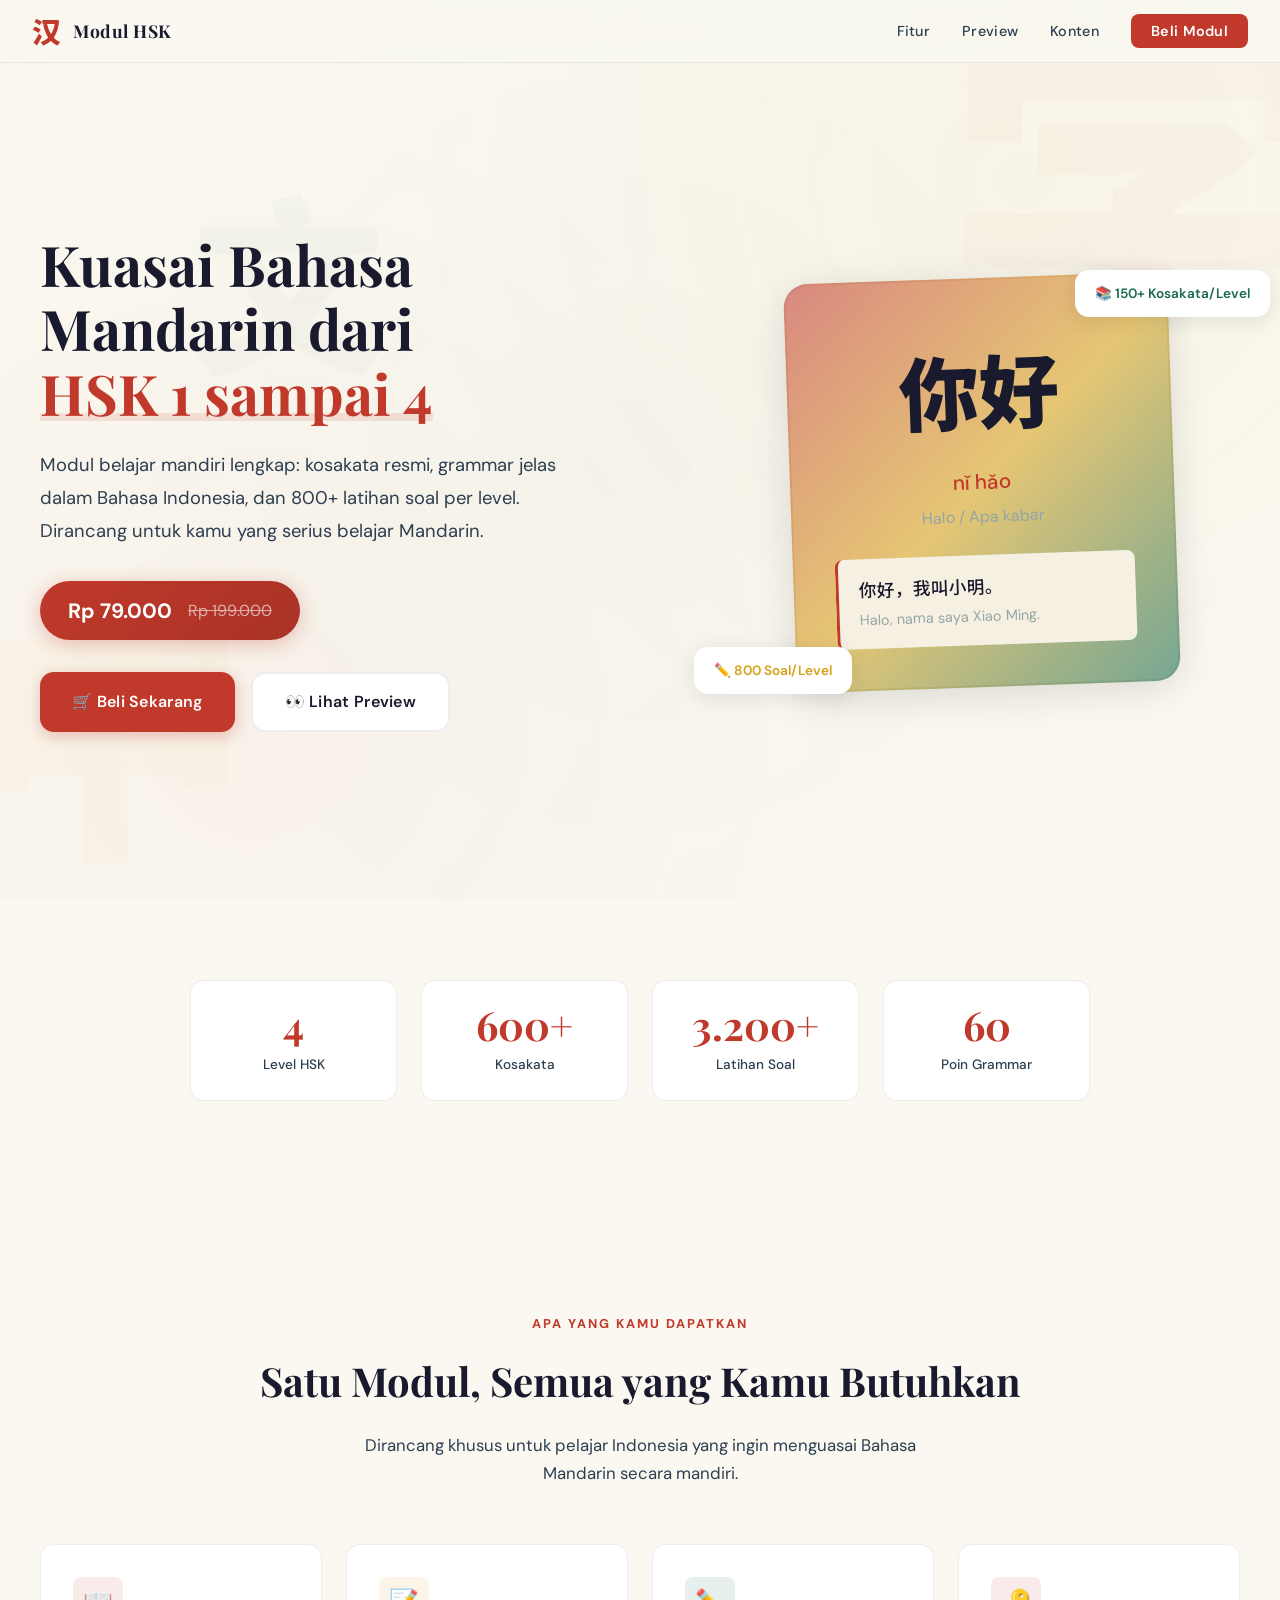
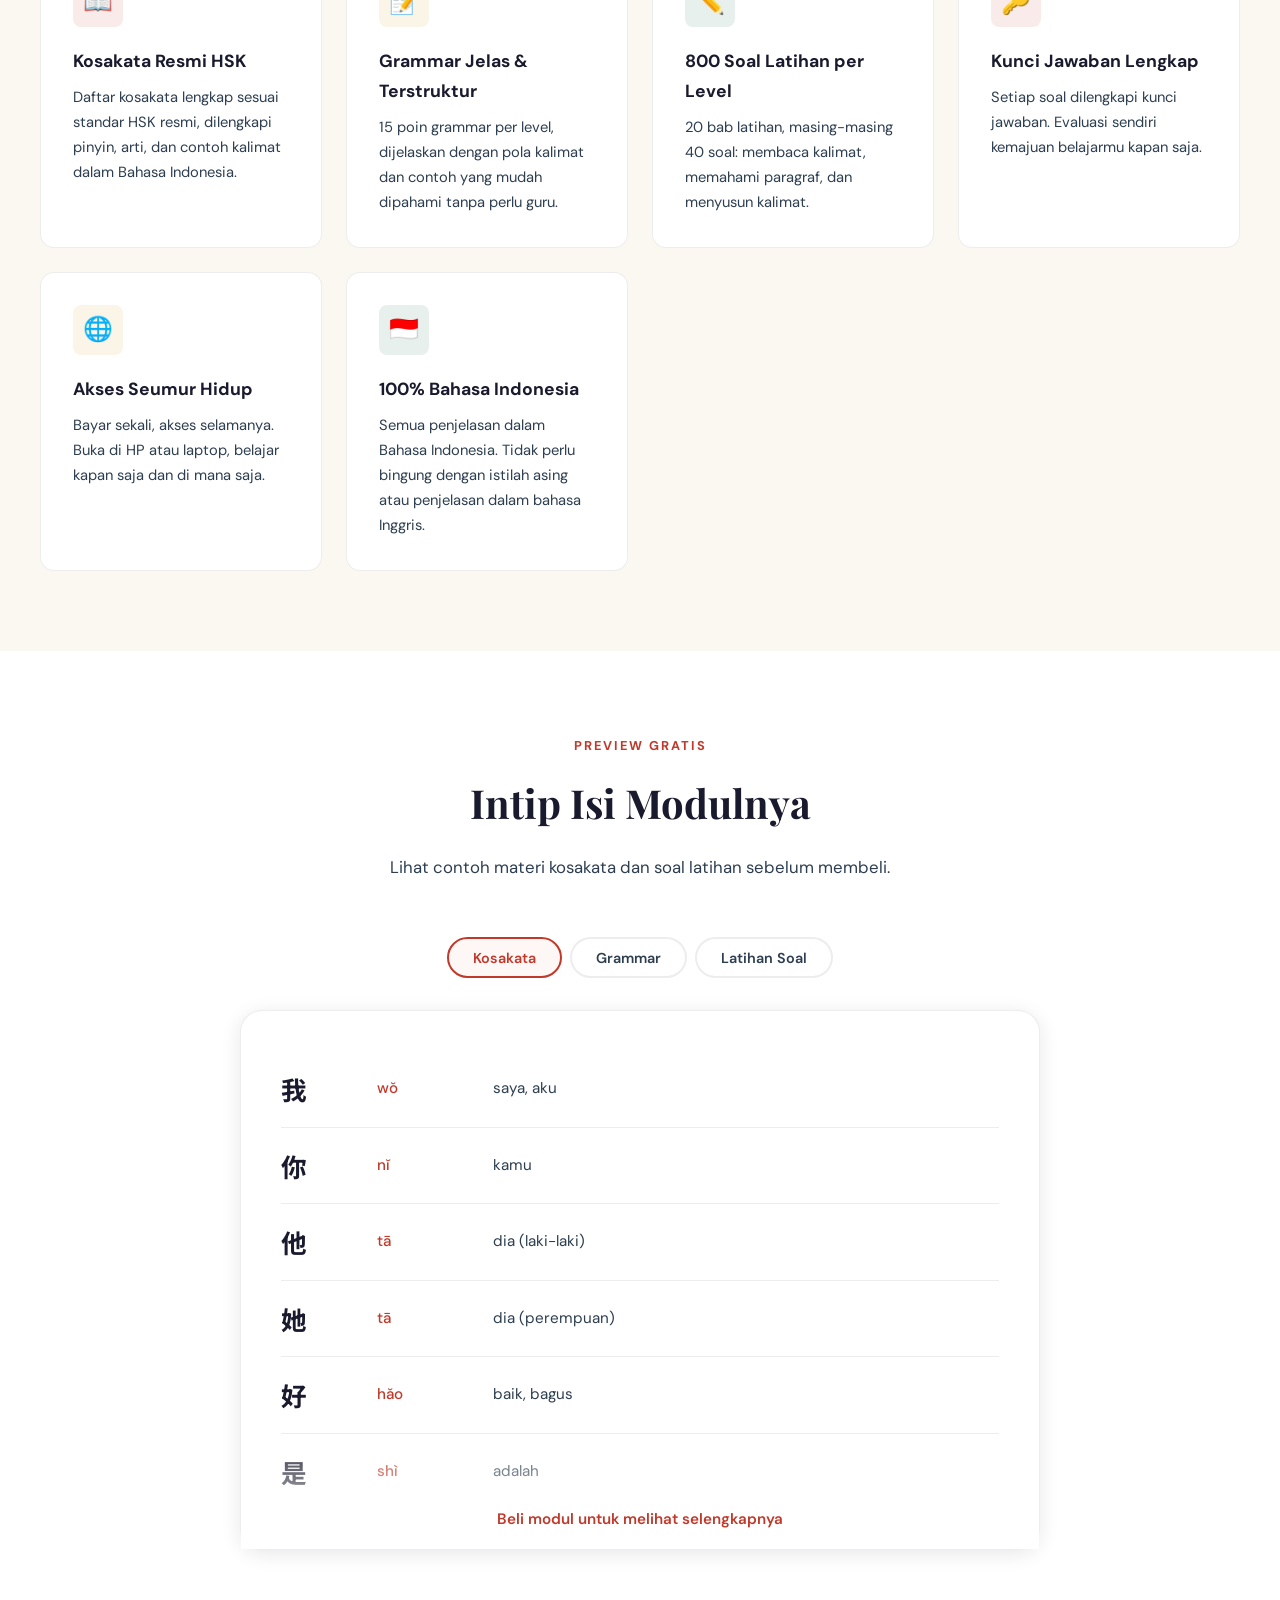
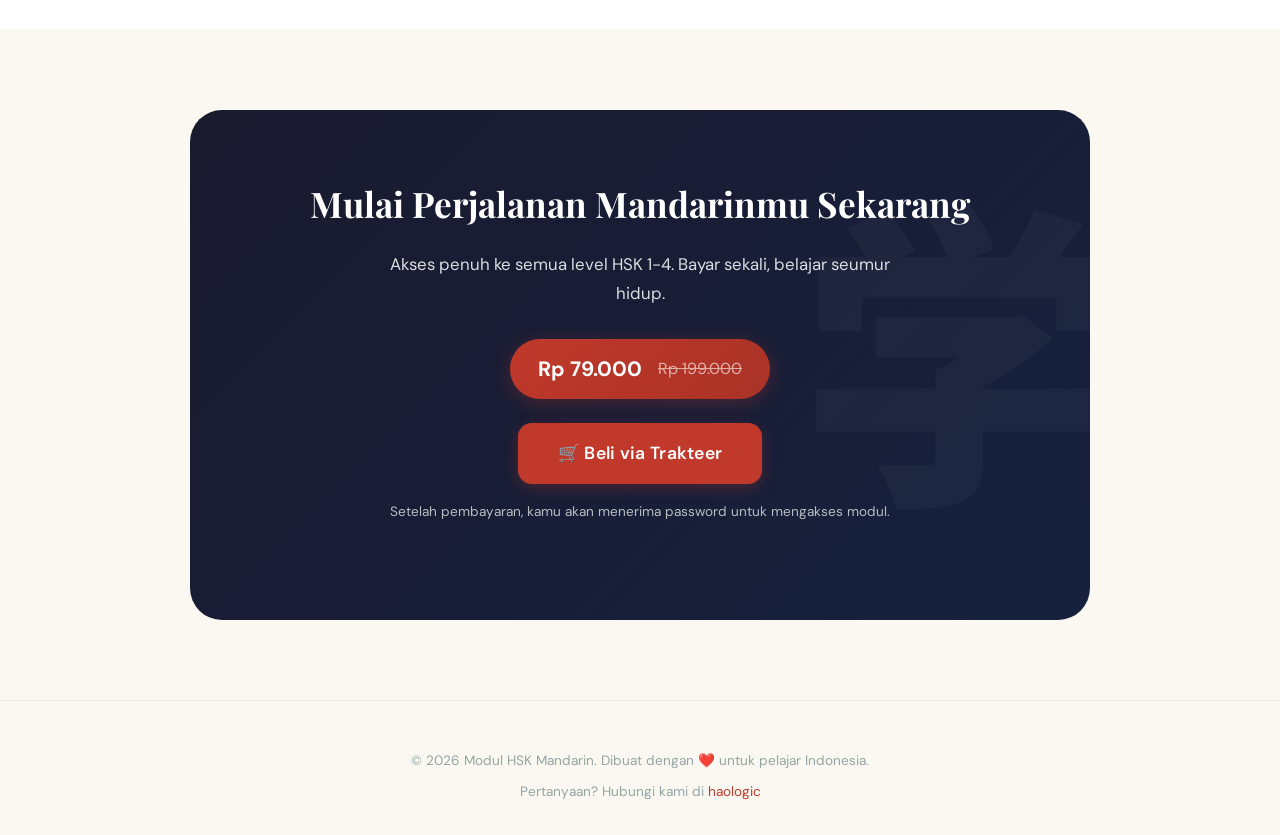
<file: hsk1-soal.html>
<!DOCTYPE html>
<html lang="id">
<head>
  <meta charset="UTF-8">
  <meta name="viewport" content="width=device-width, initial-scale=1.0">
  <title>HSK 1 Latihan Soal — 800 Soal</title>
  <link rel="stylesheet" href="style.css">
</head>
<body>
  <div class="pattern-overlay"></div>

  <nav class="navbar" id="navbar">
    <a href="index.html" class="nav-brand">
      <div class="hanzi-logo">汉</div>
      <span>Modul HSK</span>
    </a>
    <ul class="nav-links">
      <li><a href="menu.html">Menu</a></li>
      <li><a href="hsk1-materi.html">Materi</a></li>
    </ul>
  </nav>

  <div class="soal-page">
    <div class="breadcrumb">
      <a href="menu.html">Menu</a> <span>›</span> <a href="hsk1-materi.html">HSK 1</a> <span>›</span> <span>Latihan Soal</span>
    </div>

    <div class="materi-header fade-in">
      <h1>HSK 1 — Latihan Soal</h1>
      <p class="desc">20 bab latihan, masing-masing 40 soal. Total 800 soal untuk menguji pemahamanmu.</p>
    </div>

    <!-- Bab Selector -->
    <div class="bab-selector" id="bab-selector"></div>

    <!-- Soal Area -->
    <div class="soal-container" id="soal-container">
      <p style="text-align:center; color: var(--soft-gray); padding: 3rem;">Pilih bab di atas untuk memulai latihan.</p>
    </div>
  </div>

  <footer class="footer">
    <p>&copy; 2026 Modul HSK Mandarin</p>
  </footer>

<script>
// Auth check
if (sessionStorage.getItem('hsk_auth') !== 'true') {
  window.location.href = 'menu.html';
}

// ═══════════════════════════════════════════════════════════
// SOAL DATABASE — 20 BAB × 40 SOAL = 800 SOAL
// Bagian A: 15 soal baca kalimat, pilih arti (no 1-15)
// Bagian B: 15 soal membaca paragraf + PG (no 16-30)
// Bagian C: 10 soal susun kalimat (no 31-40)
// ═══════════════════════════════════════════════════════════

const allBabs = [
// ====== BAB 1 ======
{
  title: "Bab 1 — Salam & Perkenalan",
  bagianA: [
    {q:"你好，我叫小明。",ask:"Apa arti kalimat di atas?",opts:["Halo, nama saya Xiao Ming.","Selamat pagi, saya guru.","Sampai jumpa, Xiao Ming.","Apa kabar, nama dia Xiao Ming."],ans:0},
    {q:"你叫什么名字？",ask:"Arti kalimat ini adalah…",opts:["Kamu tinggal di mana?","Kamu siapa?","Kamu namanya siapa?","Kamu mau ke mana?"],ans:2},
    {q:"我是学生。",ask:"Apa arti kalimat di atas?",opts:["Saya adalah guru.","Saya adalah murid.","Saya adalah dokter.","Saya suka belajar."],ans:1},
    {q:"很高兴认识你。",ask:"Kalimat ini berarti…",opts:["Saya sangat senang.","Terima kasih banyak.","Senang berkenalan denganmu.","Kamu sangat cantik."],ans:2},
    {q:"她是我的朋友。",ask:"Apa arti kalimat ini?",opts:["Dia adalah guru saya.","Dia adalah teman saya.","Dia adalah ibu saya.","Dia adalah murid saya."],ans:1},
    {q:"你好吗？",ask:"Pertanyaan ini menanyakan…",opts:["Siapa namamu?","Apa kabar?","Mau ke mana?","Kamu lapar?"],ans:1},
    {q:"我不是老师。",ask:"Arti kalimat ini…",opts:["Saya adalah guru.","Saya bukan guru.","Saya ingin jadi guru.","Guru saya tidak ada."],ans:1},
    {q:"他叫什么？",ask:"Pertanyaan ini berarti…",opts:["Dia mau apa?","Dia dari mana?","Dia namanya apa?","Dia berapa tahun?"],ans:2},
    {q:"谢谢你。",ask:"Kalimat ini berarti…",opts:["Maaf ya.","Tolong bantu saya.","Terima kasih.","Sama-sama."],ans:2},
    {q:"不客气。",ask:"Arti dari kalimat ini…",opts:["Tidak sopan.","Sama-sama.","Tidak mau.","Maafkan saya."],ans:1},
    {q:"对不起，我迟到了。",ask:"Kalimat ini mengatakan…",opts:["Maaf, saya terlambat.","Terima kasih, saya datang.","Tolong, saya sakit.","Permisi, saya pergi dulu."],ans:0},
    {q:"没关系。",ask:"Arti kalimat ini…",opts:["Tidak bisa.","Tidak apa-apa.","Tidak mau.","Tidak ada."],ans:1},
    {q:"再见！",ask:"Kalimat ini diucapkan saat…",opts:["Bertemu pertama kali.","Berterima kasih.","Berpisah/pamitan.","Minta maaf."],ans:2},
    {q:"你是哪国人？",ask:"Pertanyaan ini menanyakan…",opts:["Kamu tinggal di mana?","Kamu dari negara mana?","Kamu berapa tahun?","Kamu bekerja di mana?"],ans:1},
    {q:"我是中国人。",ask:"Arti kalimat ini…",opts:["Saya suka Tiongkok.","Saya pergi ke Tiongkok.","Saya adalah orang Tiongkok.","Saya belajar Bahasa Mandarin."],ans:2},
  ],
  bagianB: [
    {paragraph:"小明今天第一天去学校。他很高兴。老师说：'你好，你叫什么名字？'小明说：'老师好，我叫小明。'老师说：'很高兴认识你。'",
     questions:[
       {q:"小明今天去哪里？",opts:["去医院","去商店","去学校","去饭店"],ans:2},
       {q:"小明的心情怎么样？",opts:["很难过","很高兴","很生气","很害怕"],ans:1},
       {q:"谁问小明叫什么名字？",opts:["妈妈","爸爸","同学","老师"],ans:3},
     ]},
    {paragraph:"我有一个好朋友，她叫小红。小红是学生，她很漂亮。我们在一个学校。我很高兴认识她。",
     questions:[
       {q:"我的朋友叫什么？",opts:["小明","小红","小花","小美"],ans:1},
       {q:"小红是做什么的？",opts:["老师","医生","学生","厨师"],ans:2},
       {q:"他们在哪里？",opts:["一个医院","一个学校","一个商店","一个饭店"],ans:1},
     ]},
    {paragraph:"张先生是老师。他在北京的学校工作。他有很多学生。学生们都很喜欢他。每天早上，学生们都说：'张老师好！'",
     questions:[
       {q:"张先生的工作是什么？",opts:["医生","老师","商人","司机"],ans:1},
       {q:"张先生在哪个城市工作？",opts:["上海","广州","北京","深圳"],ans:2},
       {q:"学生们对张先生的态度怎么样？",opts:["不喜欢他","害怕他","很喜欢他","不认识他"],ans:2},
     ]},
    {paragraph:"李小姐来自中国。她现在住在北京。她是一个医生。她在医院工作。她很忙，但是她很高兴。",
     questions:[
       {q:"李小姐从哪里来？",opts:["日本","韩国","中国","美国"],ans:2},
       {q:"李小姐的职业是什么？",opts:["老师","学生","医生","商人"],ans:2},
       {q:"李小姐现在忙不忙？",opts:["很忙","不忙","不知道","一般"],ans:0},
     ]},
    {paragraph:"小华和小美是同学。他们在一个学校学习。小华喜欢看书，小美喜欢写字。他们都是好学生。老师很喜欢他们。",
     questions:[
       {q:"小华和小美是什么关系？",opts:["朋友","同学","姐妹","不认识"],ans:1},
       {q:"小华喜欢做什么？",opts:["写字","看书","唱歌","画画"],ans:1},
       {q:"老师觉得他们怎么样？",opts:["不好","一般","很喜欢他们","不认识他们"],ans:2},
     ]},
  ],
  bagianC: [
    {words:["我","叫","小明"],ans:"我叫小明。"},
    {words:["你","吗","好"],ans:"你好吗？"},
    {words:["是","他","学生"],ans:"他是学生。"},
    {words:["认识","高兴","你","很"],ans:"很高兴认识你。"},
    {words:["的","她","朋友","是","我"],ans:"她是我的朋友。"},
    {words:["是","老师","我","不"],ans:"我不是老师。"},
    {words:["名字","什么","你","叫"],ans:"你叫什么名字？"},
    {words:["中国人","我","是"],ans:"我是中国人。"},
    {words:["谢谢","你"],ans:"谢谢你。"},
    {words:["对不起","了","迟到","我"],ans:"对不起，我迟到了。"},
  ]
},
// ====== BAB 2 ======
{
  title: "Bab 2 — Keluarga",
  bagianA: [
    {q:"我家有四口人。",ask:"Keluarga \"saya\" terdiri dari berapa orang?",opts:["3 orang","4 orang","5 orang","6 orang"],ans:1},
    {q:"我爸爸是医生。",ask:"Ayah \"saya\" bekerja sebagai…",opts:["Guru","Dokter","Pedagang","Petani"],ans:1},
    {q:"我妈妈很漂亮。",ask:"Kalimat ini mengatakan ibu \"saya\"…",opts:["Sangat sibuk","Sangat cantik","Sangat tinggi","Sangat tua"],ans:1},
    {q:"我有一个哥哥。",ask:"\"Saya\" punya seorang…",opts:["Adik laki-laki","Kakak perempuan","Kakak laki-laki","Adik perempuan"],ans:2},
    {q:"她的女儿三岁了。",ask:"Anak perempuannya berusia…",opts:["2 tahun","3 tahun","4 tahun","5 tahun"],ans:1},
    {q:"我们都是一家人。",ask:"Arti kalimat ini…",opts:["Kami semua adalah satu keluarga.","Kami semua adalah teman.","Kami semua pergi.","Kami semua senang."],ans:0},
    {q:"他的儿子很高。",ask:"Anak laki-lakinya…",opts:["Sangat pendek","Sangat tinggi","Sangat kecil","Sangat gemuk"],ans:1},
    {q:"我爱我的家人。",ask:"Kalimat ini berarti…",opts:["Saya mencintai keluarga saya.","Saya merindukan teman saya.","Saya suka rumah saya.","Saya ingin pulang."],ans:0},
    {q:"妈妈在做饭。",ask:"Ibu sedang…",opts:["Belajar","Tidur","Memasak","Bekerja"],ans:2},
    {q:"爸爸在工作。",ask:"Ayah sedang…",opts:["Memasak","Bekerja","Tidur","Bermain"],ans:1},
    {q:"我的姐姐是老师。",ask:"Kakak perempuan \"saya\" adalah…",opts:["Dokter","Murid","Guru","Perawat"],ans:2},
    {q:"他没有弟弟。",ask:"Dia…",opts:["Punya adik laki-laki","Tidak punya adik laki-laki","Punya kakak","Tidak punya teman"],ans:1},
    {q:"她的妈妈很忙。",ask:"Ibu dia…",opts:["Sangat cantik","Sangat sibuk","Sangat senang","Sangat tua"],ans:1},
    {q:"你有几个孩子？",ask:"Pertanyaan ini menanyakan…",opts:["Berapa umurmu?","Berapa anakmu?","Siapa namamu?","Di mana rumahmu?"],ans:1},
    {q:"我的家在北京。",ask:"Rumah \"saya\" di…",opts:["Shanghai","Guangzhou","Beijing","Nanjing"],ans:2},
  ],
  bagianB: [
    {paragraph:"我家有五口人：爸爸、妈妈、哥哥、姐姐和我。爸爸是医生，妈妈是老师。哥哥在大学学习，姐姐在工作。我是学生。我们都很高兴。",
     questions:[
       {q:"家里一共有几口人？",opts:["3口","4口","5口","6口"],ans:2},
       {q:"妈妈的工作是什么？",opts:["医生","老师","学生","商人"],ans:1},
       {q:"哥哥在做什么？",opts:["工作","学习","做饭","睡觉"],ans:1},
     ]},
    {paragraph:"王先生有两个孩子。儿子叫王小明，今年十岁。女儿叫王小花，今年六岁。王先生的妻子是老师。他们住在上海。",
     questions:[
       {q:"王先生有几个孩子？",opts:["1个","2个","3个","4个"],ans:1},
       {q:"王小明今年多大？",opts:["6岁","8岁","10岁","12岁"],ans:2},
       {q:"他们住在哪里？",opts:["北京","上海","广州","深圳"],ans:1},
     ]},
    {paragraph:"小红很爱她的家人。每天早上，妈妈做饭。爸爸送小红去学校。下午，奶奶去学校接小红。晚上，他们一起吃饭。",
     questions:[
       {q:"谁送小红去学校？",opts:["妈妈","奶奶","爸爸","姐姐"],ans:2},
       {q:"谁去学校接小红？",opts:["妈妈","爸爸","奶奶","同学"],ans:2},
       {q:"他们晚上做什么？",opts:["看电视","一起吃饭","出去玩","睡觉"],ans:1},
     ]},
    {paragraph:"李明的哥哥在北京工作。他是一个医生。他很忙，每天工作很多小时。但是他很喜欢他的工作。星期天他回家看爸爸妈妈。",
     questions:[
       {q:"李明的哥哥在哪里工作？",opts:["上海","北京","广州","深圳"],ans:1},
       {q:"哥哥是做什么的？",opts:["老师","商人","医生","学生"],ans:2},
       {q:"哥哥星期天做什么？",opts:["工作","休息","回家看父母","去旅行"],ans:2},
     ]},
    {paragraph:"小美今年八岁了。她有一个弟弟，弟弟五岁。妈妈说小美是好姐姐，因为她每天帮弟弟写作业。爸爸也很高兴。",
     questions:[
       {q:"小美今年几岁？",opts:["5岁","6岁","7岁","8岁"],ans:3},
       {q:"小美的弟弟多大？",opts:["3岁","4岁","5岁","6岁"],ans:2},
       {q:"小美每天帮弟弟做什么？",opts:["做饭","写作业","洗衣服","打扫"],ans:1},
     ]},
  ],
  bagianC: [
    {words:["四口人","家","有","我"],ans:"我家有四口人。"},
    {words:["爸爸","医生","是","我的"],ans:"我的爸爸是医生。"},
    {words:["一个","有","我","哥哥"],ans:"我有一个哥哥。"},
    {words:["妈妈","做饭","在"],ans:"妈妈在做饭。"},
    {words:["爱","家人","的","我","我"],ans:"我爱我的家人。"},
    {words:["孩子","你","几个","有"],ans:"你有几个孩子？"},
    {words:["很","漂亮","妈妈","我的"],ans:"我的妈妈很漂亮。"},
    {words:["工作","在","爸爸"],ans:"爸爸在工作。"},
    {words:["高兴","很","我们","都"],ans:"我们都很高兴。"},
    {words:["女儿","三岁","他的","了"],ans:"他的女儿三岁了。"},
  ]
},
// ====== BAB 3 ======
{
  title: "Bab 3 — Angka & Waktu",
  bagianA: [
    {q:"现在几点？",ask:"Pertanyaan ini menanyakan…",opts:["Hari apa?","Jam berapa sekarang?","Tanggal berapa?","Kapan pergi?"],ans:1},
    {q:"现在三点半。",ask:"Sekarang jam…",opts:["3:00","3:15","3:30","3:45"],ans:2},
    {q:"今天星期一。",ask:"Hari ini adalah hari…",opts:["Minggu","Senin","Selasa","Rabu"],ans:1},
    {q:"我八点上课。",ask:"\"Saya\" masuk kelas jam…",opts:["7","8","9","10"],ans:1},
    {q:"他十二点吃饭。",ask:"Dia makan jam…",opts:["11","12","1","2"],ans:1},
    {q:"今天几月几号？",ask:"Pertanyaan ini menanyakan…",opts:["Hari apa?","Jam berapa?","Tanggal berapa?","Tahun berapa?"],ans:2},
    {q:"明天是星期六。",ask:"Besok adalah hari…",opts:["Jumat","Sabtu","Minggu","Senin"],ans:1},
    {q:"我每天六点起床。",ask:"\"Saya\" bangun jam…",opts:["5","6","7","8"],ans:1},
    {q:"请等我十分钟。",ask:"Tolong tunggu saya…",opts:["5 menit","10 menit","15 menit","20 menit"],ans:1},
    {q:"今年是二零二六年。",ask:"Tahun ini adalah tahun…",opts:["2024","2025","2026","2027"],ans:2},
    {q:"我下午两点有课。",ask:"\"Saya\" ada kelas jam berapa?",opts:["1 siang","2 siang","3 siang","4 siang"],ans:1},
    {q:"昨天我去了商店。",ask:"\"Saya\" pergi ke toko…",opts:["Hari ini","Kemarin","Besok","Minggu lalu"],ans:1},
    {q:"一个星期有七天。",ask:"Satu minggu ada…",opts:["5 hari","6 hari","7 hari","10 hari"],ans:2},
    {q:"他下午五点回家。",ask:"Dia pulang jam…",opts:["4 sore","5 sore","6 sore","7 sore"],ans:1},
    {q:"这本书一百块。",ask:"Buku ini harganya…",opts:["10 yuan","50 yuan","100 yuan","200 yuan"],ans:2},
  ],
  bagianB: [
    {paragraph:"小明每天很忙。他早上七点起床。八点去学校上课。中午十二点在学校吃饭。下午三点下课。他五点回家。晚上十点睡觉。",
     questions:[
       {q:"小明几点起床？",opts:["6点","7点","8点","9点"],ans:1},
       {q:"小明几点下课？",opts:["2点","3点","4点","5点"],ans:1},
       {q:"小明几点睡觉？",opts:["9点","10点","11点","12点"],ans:1},
     ]},
    {paragraph:"今天是星期三，九月十五号。明天小红的妈妈生日。小红想买一个蛋糕。蛋糕五十块钱。小红有一百块钱，够了。",
     questions:[
       {q:"今天星期几？",opts:["星期二","星期三","星期四","星期五"],ans:1},
       {q:"妈妈的生日是几号？",opts:["14号","15号","16号","17号"],ans:2},
       {q:"蛋糕多少钱？",opts:["30块","50块","80块","100块"],ans:1},
     ]},
    {paragraph:"王老师每天早上六点半起床。七点吃早饭。他七点半去学校。上午他有四节课。下午两点到五点他在办公室。六点他回家。",
     questions:[
       {q:"王老师几点起床？",opts:["6:00","6:30","7:00","7:30"],ans:1},
       {q:"上午他有几节课？",opts:["2节","3节","4节","5节"],ans:2},
       {q:"他几点回家？",opts:["5点","6点","7点","8点"],ans:1},
     ]},
    {paragraph:"小花的一天：早上八点上课，十二点吃午饭，下午两点继续上课，四点下课。她五点去图书馆看书。七点回家吃晚饭。九点开始写作业。",
     questions:[
       {q:"小花几点吃午饭？",opts:["11点","12点","1点","2点"],ans:1},
       {q:"她五点做什么？",opts:["回家","上课","去图书馆","吃饭"],ans:2},
       {q:"她几点写作业？",opts:["8点","9点","10点","7点"],ans:1},
     ]},
    {paragraph:"今天是二零二六年三月一号，星期天。李先生一家去公园。他们早上九点出发。在公园玩了三个小时。中午十二点去饭店吃饭。下午两点回家。",
     questions:[
       {q:"今天星期几？",opts:["星期六","星期天","星期一","星期五"],ans:1},
       {q:"他们在公园待了多长时间？",opts:["1小时","2小时","3小时","4小时"],ans:2},
       {q:"他们几点回家？",opts:["1点","2点","3点","4点"],ans:1},
     ]},
  ],
  bagianC: [
    {words:["几点","现在"],ans:"现在几点？"},
    {words:["星期一","今天"],ans:"今天星期一。"},
    {words:["八点","上课","我"],ans:"我八点上课。"},
    {words:["起床","六点","每天","我"],ans:"我每天六点起床。"},
    {words:["十分钟","等","请","我"],ans:"请等我十分钟。"},
    {words:["回家","五点","他","下午"],ans:"他下午五点回家。"},
    {words:["明天","星期六","是"],ans:"明天是星期六。"},
    {words:["一百块","书","这本"],ans:"这本书一百块。"},
    {words:["吃饭","十二点","中午","我们"],ans:"我们中午十二点吃饭。"},
    {words:["有","七天","一个","星期"],ans:"一个星期有七天。"},
  ]
},
// ====== BAB 4 ======
{
  title: "Bab 4 — Makanan & Minuman",
  bagianA: [
    {q:"你想吃什么？",ask:"Pertanyaan ini menanyakan…",opts:["Kamu mau minum apa?","Kamu mau makan apa?","Kamu suka apa?","Kamu bisa apa?"],ans:1},
    {q:"我想喝水。",ask:"\"Saya\" ingin…",opts:["Makan nasi","Minum air","Makan buah","Minum teh"],ans:1},
    {q:"这个菜很好吃。",ask:"Masakan ini…",opts:["Sangat mahal","Sangat enak","Sangat pedas","Sangat banyak"],ans:1},
    {q:"请给我一杯茶。",ask:"Tolong berikan saya…",opts:["Segelas air","Secangkir teh","Seporsi nasi","Sebuah apel"],ans:1},
    {q:"你喜欢吃水果吗？",ask:"Pertanyaan ini menanyakan apakah kamu suka…",opts:["Makan sayur","Minum jus","Makan buah","Makan nasi"],ans:2},
    {q:"我不喜欢喝咖啡。",ask:"\"Saya\" tidak suka…",opts:["Minum teh","Minum susu","Minum kopi","Makan roti"],ans:2},
    {q:"米饭和菜都很好吃。",ask:"Nasi dan masakan…",opts:["Tidak enak","Sangat enak","Sangat mahal","Sangat banyak"],ans:1},
    {q:"我买了三个苹果。",ask:"\"Saya\" membeli…",opts:["2 apel","3 apel","4 apel","5 apel"],ans:1},
    {q:"你想喝茶还是水？",ask:"Pertanyaan ini menanyakan pilihan antara…",opts:["Kopi atau jus","Teh atau air","Susu atau kopi","Air atau jus"],ans:1},
    {q:"我们去饭店吃饭吧。",ask:"Ayo kita pergi ke…",opts:["Sekolah","Toko","Restoran","Rumah sakit"],ans:2},
    {q:"这个太贵了。",ask:"Ini…",opts:["Terlalu murah","Terlalu mahal","Terlalu besar","Terlalu kecil"],ans:1},
    {q:"他每天喝很多水。",ask:"Dia setiap hari minum banyak…",opts:["Teh","Kopi","Air","Susu"],ans:2},
    {q:"我中午吃了米饭。",ask:"Siang hari \"saya\" makan…",opts:["Roti","Mie","Nasi","Buah"],ans:2},
    {q:"你的杯子在桌子上。",ask:"Gelasmu ada di…",opts:["Di dalam tas","Di atas meja","Di bawah kursi","Di dalam lemari"],ans:1},
    {q:"苹果和水果都很好。",ask:"Apel dan buah-buahan semuanya…",opts:["Sangat mahal","Sangat bagus","Sangat besar","Sangat buruk"],ans:1},
  ],
  bagianB: [
    {paragraph:"今天中午我和朋友去饭店吃饭。我点了一碗米饭和一个菜。朋友点了面条。我们还喝了两杯茶。一共花了五十块钱。",
     questions:[
       {q:"他们中午去哪里？",opts:["学校","医院","饭店","商店"],ans:2},
       {q:"朋友点了什么？",opts:["米饭","面条","苹果","水果"],ans:1},
       {q:"他们一共花了多少钱？",opts:["30块","40块","50块","60块"],ans:2},
     ]},
    {paragraph:"小明很喜欢吃水果。他每天吃一个苹果。他也喜欢喝水。他不喜欢喝咖啡，觉得太苦了。妈妈说多吃水果很好。",
     questions:[
       {q:"小明每天吃什么水果？",opts:["香蕉","苹果","橙子","西瓜"],ans:1},
       {q:"小明为什么不喝咖啡？",opts:["太贵","太苦","太甜","没有"],ans:1},
       {q:"妈妈怎么说的？",opts:["少喝水","多吃水果","少吃饭","多睡觉"],ans:1},
     ]},
    {paragraph:"这个饭店的菜很好吃。很多人来这里吃饭。米饭十块一碗，菜二十块一个。茶五块一杯。服务也很好。",
     questions:[
       {q:"这个饭店的菜怎么样？",opts:["不好吃","很好吃","太贵","太少"],ans:1},
       {q:"米饭多少钱一碗？",opts:["5块","10块","15块","20块"],ans:1},
       {q:"茶多少钱？",opts:["3块","5块","8块","10块"],ans:1},
     ]},
    {paragraph:"妈妈每天早上做早饭。今天她做了米饭和两个菜。爸爸说很好吃。小明喝了一杯水。妈妈说今天下午要去商店买水果。",
     questions:[
       {q:"谁做的早饭？",opts:["爸爸","小明","妈妈","姐姐"],ans:2},
       {q:"爸爸觉得早饭怎么样？",opts:["不好吃","一般","很好吃","太少"],ans:2},
       {q:"妈妈下午要去做什么？",opts:["上班","买水果","做饭","睡觉"],ans:1},
     ]},
    {paragraph:"王先生请朋友吃饭。他们去了一个很大的饭店。王先生点了很多菜。他们吃了两个小时。大家都说今天的饭很好吃。王先生很高兴。",
     questions:[
       {q:"王先生请谁吃饭？",opts:["家人","同学","朋友","老师"],ans:2},
       {q:"他们吃了多长时间？",opts:["1小时","2小时","3小时","半小时"],ans:1},
       {q:"大家觉得饭怎么样？",opts:["不好吃","一般","很好吃","太贵了"],ans:2},
     ]},
  ],
  bagianC: [
    {words:["什么","想","你","吃"],ans:"你想吃什么？"},
    {words:["喝","想","水","我"],ans:"我想喝水。"},
    {words:["好吃","菜","很","这个"],ans:"这个菜很好吃。"},
    {words:["给","请","一杯","茶","我"],ans:"请给我一杯茶。"},
    {words:["不","喜欢","喝","我","咖啡"],ans:"我不喜欢喝咖啡。"},
    {words:["苹果","买了","三个","我"],ans:"我买了三个苹果。"},
    {words:["吧","去","我们","饭店","吃饭"],ans:"我们去饭店吃饭吧。"},
    {words:["太","了","贵","这个"],ans:"这个太贵了。"},
    {words:["水果","吃","喜欢","我"],ans:"我喜欢吃水果。"},
    {words:["米饭","了","吃","我","中午"],ans:"我中午吃了米饭。"},
  ]
},
// ====== BAB 5 ======
{
  title: "Bab 5 — Sekolah & Belajar",
  bagianA: [
    {q:"我在学校学习。",ask:"\"Saya\" belajar di…",opts:["Rumah","Sekolah","Toko","Kantor"],ans:1},
    {q:"你会说中文吗？",ask:"Pertanyaan ini menanyakan apakah kamu bisa…",opts:["Menulis bahasa Mandarin","Berbicara bahasa Mandarin","Membaca bahasa Mandarin","Mendengar bahasa Mandarin"],ans:1},
    {q:"老师在教我们汉语。",ask:"Guru sedang mengajarkan kami…",opts:["Matematika","Bahasa Inggris","Bahasa Mandarin","Sejarah"],ans:2},
    {q:"这个字怎么写？",ask:"Pertanyaan ini menanyakan cara…",opts:["Membaca karakter","Menulis karakter","Mengucapkan karakter","Menghitung karakter"],ans:1},
    {q:"请读这个字。",ask:"Tolong…karakter ini.",opts:["Tulis","Baca","Hapus","Lihat"],ans:1},
    {q:"我在写汉字。",ask:"\"Saya\" sedang…",opts:["Membaca buku","Menulis karakter Mandarin","Mendengarkan guru","Berbicara Mandarin"],ans:1},
    {q:"今天有很多作业。",ask:"Hari ini ada banyak…",opts:["Ujian","PR / tugas","Kelas","Guru"],ans:1},
    {q:"他的书在桌子上。",ask:"Bukunya ada di…",opts:["Dalam tas","Di atas meja","Di bawah kursi","Di dalam lemari"],ans:1},
    {q:"我们下午三点下课。",ask:"Kami selesai kelas jam…",opts:["2 sore","3 sore","4 sore","5 sore"],ans:1},
    {q:"你有几本书？",ask:"Kamu punya berapa…",opts:["Pensil","Tas","Buku","Meja"],ans:2},
    {q:"我喜欢学习中文。",ask:"\"Saya\" suka belajar…",opts:["Bahasa Inggris","Bahasa Mandarin","Matematika","Musik"],ans:1},
    {q:"同学们都在教室里。",ask:"Teman-teman sekelas semua ada di…",opts:["Kantin","Ruang kelas","Perpustakaan","Lapangan"],ans:1},
    {q:"他是一个好学生。",ask:"Dia adalah seorang…",opts:["Murid yang baik","Guru yang baik","Dokter yang baik","Teman yang baik"],ans:0},
    {q:"我用电脑写作业。",ask:"\"Saya\" menggunakan…untuk menulis PR.",opts:["Buku","Telepon","Komputer","Pensil"],ans:2},
    {q:"老师说请打开书。",ask:"Guru bilang tolong…buku.",opts:["Tutup","Buka","Ambil","Beli"],ans:1},
  ],
  bagianB: [
    {paragraph:"小花每天早上八点去学校。她学习汉语和数学。她最喜欢汉语课。老师教她读和写汉字。下午四点她回家。晚上她写作业。",
     questions:[
       {q:"小花最喜欢什么课？",opts:["数学","英语","汉语","音乐"],ans:2},
       {q:"老师教她什么？",opts:["唱歌","读和写汉字","画画","跳舞"],ans:1},
       {q:"她什么时候写作业？",opts:["早上","中午","下午","晚上"],ans:3},
     ]},
    {paragraph:"我们班有二十个学生。十二个男生，八个女生。我们的老师是王老师。她很好，每天教我们很多东西。大家都喜欢她。",
     questions:[
       {q:"班上有多少学生？",opts:["15个","18个","20个","25个"],ans:2},
       {q:"有几个女生？",opts:["6个","8个","10个","12个"],ans:1},
       {q:"老师姓什么？",opts:["李","张","王","赵"],ans:2},
     ]},
    {paragraph:"小明的书桌上有很多东西：三本书、两支笔、一个杯子。他的书包在椅子上。小明每天用电脑写作业。他的电脑是新的。",
     questions:[
       {q:"桌子上有几本书？",opts:["2本","3本","4本","5本"],ans:1},
       {q:"书包在哪里？",opts:["桌子上","椅子上","地上","书柜里"],ans:1},
       {q:"小明用什么写作业？",opts:["笔","手机","电脑","纸"],ans:2},
     ]},
    {paragraph:"今天是新学期的第一天。很多新同学来了。老师让大家自我介绍。每个人都说了自己的名字和爱好。小红说她喜欢看书。小明说他喜欢打球。",
     questions:[
       {q:"今天是什么特别的日子？",opts:["放假第一天","新学期第一天","考试的日子","毕业典礼"],ans:1},
       {q:"老师让大家做什么？",opts:["写作业","自我介绍","看书","考试"],ans:1},
       {q:"小明的爱好是什么？",opts:["看书","唱歌","打球","画画"],ans:2},
     ]},
    {paragraph:"学校的图书馆很大。里面有很多书。学生们可以在那里看书和学习。图书馆每天早上八点开门，下午六点关门。小花每天都去图书馆。",
     questions:[
       {q:"图书馆怎么样？",opts:["很小","很大","很旧","很远"],ans:1},
       {q:"图书馆几点关门？",opts:["5点","6点","7点","8点"],ans:1},
       {q:"小花多久去一次图书馆？",opts:["每周","每月","每天","偶尔"],ans:2},
     ]},
  ],
  bagianC: [
    {words:["学习","在","学校","我"],ans:"我在学校学习。"},
    {words:["说","你","吗","会","中文"],ans:"你会说中文吗？"},
    {words:["怎么","字","写","这个"],ans:"这个字怎么写？"},
    {words:["很多","今天","作业","有"],ans:"今天有很多作业。"},
    {words:["书","有","你","几本"],ans:"你有几本书？"},
    {words:["学习","喜欢","我","中文"],ans:"我喜欢学习中文。"},
    {words:["下课","三点","我们","下午"],ans:"我们下午三点下课。"},
    {words:["电脑","写","用","我","作业"],ans:"我用电脑写作业。"},
    {words:["好","是","一个","他","学生"],ans:"他是一个好学生。"},
    {words:["在","上","桌子","他的","书"],ans:"他的书在桌子上。"},
  ]
},
];

// Generate Babs 6-20 programmatically with varied content
const extraBabsData = [
// BAB 6
{title:"Bab 6 — Tempat & Lokasi", bagianATopics:[
  {q:"你住在哪里？",ask:"Pertanyaan ini menanyakan…",opts:["Kamu bekerja di mana?","Kamu tinggal di mana?","Kamu pergi ke mana?","Kamu dari mana?"],ans:1},
  {q:"我住在北京。",ask:"\"Saya\" tinggal di…",opts:["Shanghai","Guangzhou","Beijing","Nanjing"],ans:2},
  {q:"学校在前面。",ask:"Sekolah ada di…",opts:["Belakang","Samping","Depan","Atas"],ans:2},
  {q:"猫在桌子下面。",ask:"Kucing ada di…meja.",opts:["Atas","Bawah","Samping","Dalam"],ans:1},
  {q:"医院在学校后面。",ask:"Rumah sakit ada di…sekolah.",opts:["Depan","Samping","Belakang","Dalam"],ans:2},
  {q:"他在家里。",ask:"Dia ada di…",opts:["Sekolah","Kantor","Rumah","Toko"],ans:2},
  {q:"商店在哪里？",ask:"Pertanyaan ini menanyakan lokasi…",opts:["Sekolah","Rumah sakit","Toko","Restoran"],ans:2},
  {q:"我想去中国。",ask:"\"Saya\" ingin pergi ke…",opts:["Jepang","Korea","Tiongkok","Amerika"],ans:2},
  {q:"火车站很远。",ask:"Stasiun kereta…",opts:["Sangat dekat","Sangat jauh","Sangat besar","Sangat kecil"],ans:1},
  {q:"饭店在学校前面。",ask:"Restoran ada di…sekolah.",opts:["Belakang","Dalam","Depan","Atas"],ans:2},
  {q:"书在书包里面。",ask:"Buku ada di…tas.",opts:["Atas","Bawah","Samping","Dalam"],ans:3},
  {q:"请进来。",ask:"Silakan…",opts:["Keluar","Masuk","Duduk","Berdiri"],ans:1},
  {q:"他去学校了。",ask:"Dia sudah pergi ke…",opts:["Rumah","Toko","Sekolah","Restoran"],ans:2},
  {q:"我们坐出租车去吧。",ask:"Ayo kita pergi naik…",opts:["Bus","Kereta","Taksi","Pesawat"],ans:2},
  {q:"我坐飞机去北京。",ask:"\"Saya\" naik…ke Beijing.",opts:["Kereta","Bus","Kapal","Pesawat"],ans:3},
]},
// BAB 7
{title:"Bab 7 — Cuaca & Alam", bagianATopics:[
  {q:"今天天气怎么样？",ask:"Pertanyaan ini menanyakan…",opts:["Hari apa?","Cuaca bagaimana?","Jam berapa?","Siapa itu?"],ans:1},
  {q:"今天天气很好。",ask:"Cuaca hari ini…",opts:["Sangat buruk","Sangat bagus","Sangat panas","Sangat dingin"],ans:1},
  {q:"今天很冷。",ask:"Hari ini…",opts:["Sangat panas","Sangat dingin","Sangat cerah","Sangat gelap"],ans:1},
  {q:"北京的夏天很热。",ask:"Musim panas di Beijing…",opts:["Sangat dingin","Sangat panas","Sangat sejuk","Sangat basah"],ans:1},
  {q:"今天下雨了。",ask:"Hari ini…",opts:["Cerah","Mendung","Hujan","Bersalju"],ans:2},
  {q:"明天天气好吗？",ask:"Pertanyaan tentang cuaca…",opts:["Hari ini","Kemarin","Besok","Minggu depan"],ans:2},
  {q:"外面很热，我想喝水。",ask:"Di luar sangat panas, saya ingin…",opts:["Makan","Tidur","Minum air","Pergi"],ans:2},
  {q:"冬天北京很冷。",ask:"Musim dingin di Beijing…",opts:["Sangat panas","Sangat dingin","Sangat bagus","Sangat cerah"],ans:1},
  {q:"你喜欢什么天气？",ask:"Pertanyaan ini menanyakan…",opts:["Suka cuaca apa?","Suka makanan apa?","Suka warna apa?","Suka film apa?"],ans:0},
  {q:"今天二十度。",ask:"Suhu hari ini…",opts:["10 derajat","15 derajat","20 derajat","25 derajat"],ans:2},
  {q:"下雨了，带伞吧。",ask:"Hujan, bawa…",opts:["Buku","Payung","Topi","Tas"],ans:1},
  {q:"春天花很漂亮。",ask:"Di musim semi, bunga sangat…",opts:["Banyak","Sedikit","Cantik","Besar"],ans:2},
  {q:"他不喜欢冷天气。",ask:"Dia tidak suka cuaca…",opts:["Panas","Dingin","Cerah","Sejuk"],ans:1},
  {q:"今天风很大。",ask:"Hari ini anginnya sangat…",opts:["Kecil","Besar/kencang","Lembut","Hangat"],ans:1},
  {q:"昨天没有下雨。",ask:"Kemarin…",opts:["Hujan","Tidak hujan","Salju","Sangat panas"],ans:1},
]},
// BAB 8
{title:"Bab 8 — Belanja & Harga", bagianATopics:[
  {q:"这个多少钱？",ask:"Pertanyaan ini menanyakan…",opts:["Ini apa?","Ini punya siapa?","Ini berapa harganya?","Ini di mana?"],ans:2},
  {q:"我想买一件衣服。",ask:"\"Saya\" ingin membeli…",opts:["Sepatu","Baju","Celana","Topi"],ans:1},
  {q:"太贵了，便宜一点吧。",ask:"Terlalu mahal, …sedikit.",opts:["Murahkan","Tambah","Kurangi","Besarkan"],ans:0},
  {q:"这件衣服一百块。",ask:"Baju ini harganya…",opts:["50 yuan","80 yuan","100 yuan","120 yuan"],ans:2},
  {q:"你要买什么？",ask:"Kamu mau membeli…",opts:["Apa?","Berapa?","Di mana?","Kapan?"],ans:0},
  {q:"我要两个苹果。",ask:"\"Saya\" mau…apel.",opts:["1","2","3","4"],ans:1},
  {q:"这个东西很好。",ask:"Barang ini sangat…",opts:["Mahal","Murah","Bagus","Jelek"],ans:2},
  {q:"你有零钱吗？",ask:"Kamu punya…?",opts:["Kartu","Uang receh","Buku","Telepon"],ans:1},
  {q:"一共五十块。",ask:"Totalnya…",opts:["30 yuan","40 yuan","50 yuan","60 yuan"],ans:2},
  {q:"我去商店买东西。",ask:"\"Saya\" pergi ke toko membeli…",opts:["Makanan","Buku","Barang","Baju"],ans:2},
  {q:"这个杯子二十块。",ask:"Gelas ini harganya…",opts:["10 yuan","15 yuan","20 yuan","25 yuan"],ans:2},
  {q:"他买了很多水果。",ask:"Dia membeli banyak…",opts:["Sayur","Buah","Daging","Roti"],ans:1},
  {q:"便宜的东西不一定不好。",ask:"Barang murah belum tentu…",opts:["Mahal","Tidak bagus","Besar","Kecil"],ans:1},
  {q:"我没有钱了。",ask:"\"Saya\" sudah tidak punya…",opts:["Waktu","Uang","Teman","Buku"],ans:1},
  {q:"商店里人很多。",ask:"Di dalam toko orangnya…",opts:["Sedikit","Banyak","Tidak ada","Satu"],ans:1},
]},
// BAB 9
{title:"Bab 9 — Hobi & Kegiatan", bagianATopics:[
  {q:"你喜欢做什么？",ask:"Pertanyaan ini menanyakan…",opts:["Kamu siapa?","Kamu suka melakukan apa?","Kamu mau ke mana?","Kamu punya apa?"],ans:1},
  {q:"我喜欢看电影。",ask:"\"Saya\" suka…",opts:["Membaca buku","Menonton film","Mendengar musik","Bermain bola"],ans:1},
  {q:"他喜欢看电视。",ask:"Dia suka menonton…",opts:["Film","Pertandingan","Televisi","Video"],ans:2},
  {q:"她喜欢看书。",ask:"Dia suka…",opts:["Menulis surat","Membaca buku","Bermain game","Bernyanyi"],ans:1},
  {q:"我们一起去打球吧。",ask:"Ayo kita pergi…bersama.",opts:["Makan","Bermain bola","Belajar","Belanja"],ans:1},
  {q:"你想去哪里玩？",ask:"Kamu ingin pergi bermain di…",opts:["Mana?","Kapan?","Berapa?","Siapa?"],ans:0},
  {q:"周末我在家看电视。",ask:"Akhir pekan \"saya\" di rumah…",opts:["Belajar","Menonton TV","Memasak","Tidur"],ans:1},
  {q:"我不喜欢下雨天。",ask:"\"Saya\" tidak suka hari…",opts:["Cerah","Panas","Hujan","Dingin"],ans:2},
  {q:"他每天都看书。",ask:"Dia setiap hari…",opts:["Bermain","Membaca buku","Menonton TV","Tidur"],ans:1},
  {q:"你有什么爱好？",ask:"Pertanyaan ini menanyakan…",opts:["Pekerjaan","Hobi","Keluarga","Sekolah"],ans:1},
  {q:"我爱听音乐。",ask:"\"Saya\" suka mendengarkan…",opts:["Radio","Guru","Musik","Teman"],ans:2},
  {q:"她会唱中文歌。",ask:"Dia bisa menyanyikan lagu…",opts:["Bahasa Inggris","Bahasa Mandarin","Bahasa Jepang","Bahasa Korea"],ans:1},
  {q:"我想学做中国菜。",ask:"\"Saya\" ingin belajar membuat masakan…",opts:["Jepang","Korea","Tiongkok","Indonesia"],ans:2},
  {q:"他喜欢和朋友一起玩。",ask:"Dia suka…bersama teman.",opts:["Belajar","Bekerja","Bermain","Tidur"],ans:2},
  {q:"星期天我们去公园。",ask:"Hari Minggu kami pergi ke…",opts:["Sekolah","Taman","Kantor","Toko"],ans:1},
]},
// BAB 10
{title:"Bab 10 — Transportasi", bagianATopics:[
  {q:"你怎么去学校？",ask:"Pertanyaan ini menanyakan…",opts:["Kapan ke sekolah?","Bagaimana ke sekolah?","Dengan siapa ke sekolah?","Kenapa ke sekolah?"],ans:1},
  {q:"我坐公交车去。",ask:"\"Saya\" pergi naik…",opts:["Taksi","Bus","Kereta","Pesawat"],ans:1},
  {q:"他坐飞机去中国。",ask:"Dia naik…ke Tiongkok.",opts:["Kapal","Kereta","Bus","Pesawat"],ans:3},
  {q:"出租车很贵。",ask:"Taksi sangat…",opts:["Murah","Mahal","Cepat","Lambat"],ans:1},
  {q:"火车站在哪里？",ask:"Di mana…?",opts:["Bandara","Pelabuhan","Stasiun kereta","Halte bus"],ans:2},
  {q:"我想坐火车去上海。",ask:"\"Saya\" ingin naik kereta ke…",opts:["Beijing","Guangzhou","Shanghai","Nanjing"],ans:2},
  {q:"你开车去吗？",ask:"Apakah kamu…pergi?",opts:["Jalan kaki","Naik bus","Mengendarai mobil","Naik sepeda"],ans:2},
  {q:"我每天走路去学校。",ask:"\"Saya\" setiap hari…ke sekolah.",opts:["Naik bus","Naik taksi","Jalan kaki","Naik sepeda"],ans:2},
  {q:"请在这里下车。",ask:"Silakan turun dari kendaraan…",opts:["Di sini","Di sana","Di depan","Di belakang"],ans:0},
  {q:"飞机票太贵了。",ask:"Tiket pesawat terlalu…",opts:["Murah","Mahal","Kecil","Besar"],ans:1},
  {q:"我们坐地铁去吧。",ask:"Ayo kita naik…pergi.",opts:["Bus","Kereta bawah tanah","Taksi","Pesawat"],ans:1},
  {q:"他骑自行车上班。",ask:"Dia naik…ke kantor.",opts:["Motor","Mobil","Sepeda","Bus"],ans:2},
  {q:"从这里到学校很近。",ask:"Dari sini ke sekolah sangat…",opts:["Jauh","Dekat","Sulit","Mudah"],ans:1},
  {q:"请问去火车站怎么走？",ask:"Permisi, bagaimana cara pergi ke…?",opts:["Bandara","Stasiun kereta","Toko","Restoran"],ans:1},
  {q:"上车吧，我们走。",ask:"Silakan naik kendaraan, kita…",opts:["Berhenti","Pulang","Berangkat","Duduk"],ans:2},
]},
];

// Generate remaining babs 11-20
const moreBabsData = [
{title:"Bab 11 — Kesehatan & Tubuh",a:[
  {q:"你怎么了？",ask:"Pertanyaan ini menanyakan…",opts:["Kamu mau ke mana?","Kamu kenapa? / Ada apa?","Kamu siapa?","Kamu dari mana?"],ans:1},
  {q:"我不舒服。",ask:"\"Saya\" merasa…",opts:["Senang","Tidak enak badan","Lapar","Lelah"],ans:1},
  {q:"他去医院了。",ask:"Dia sudah pergi ke…",opts:["Sekolah","Kantor","Rumah sakit","Toko"],ans:2},
  {q:"医生说多喝水。",ask:"Dokter bilang banyak minum…",opts:["Teh","Air","Susu","Jus"],ans:1},
  {q:"我今天很累。",ask:"\"Saya\" hari ini sangat…",opts:["Senang","Sibuk","Lelah","Lapar"],ans:2},
  {q:"她头疼。",ask:"Dia…",opts:["Sakit kepala","Sakit perut","Sakit gigi","Sakit kaki"],ans:0},
  {q:"你要多休息。",ask:"Kamu harus banyak…",opts:["Bekerja","Istirahat","Makan","Belajar"],ans:1},
  {q:"他感冒了。",ask:"Dia…",opts:["Demam","Flu","Patah tulang","Alergi"],ans:1},
  {q:"请坐，医生马上来。",ask:"Silakan duduk, dokter segera…",opts:["Pergi","Datang","Tidur","Makan"],ans:1},
  {q:"我想睡觉。",ask:"\"Saya\" ingin…",opts:["Makan","Bermain","Tidur","Belajar"],ans:2},
  {q:"多吃水果对身体好。",ask:"Banyak makan buah baik untuk…",opts:["Pikiran","Tubuh/kesehatan","Mata","Rambut"],ans:1},
  {q:"你好一点了吗？",ask:"Apakah kamu sudah…?",opts:["Lebih baikan","Lebih buruk","Lebih sibuk","Lebih senang"],ans:0},
  {q:"我吃了药。",ask:"\"Saya\" sudah minum…",opts:["Air","Teh","Obat","Susu"],ans:2},
  {q:"他的眼睛很大。",ask:"Matanya sangat…",opts:["Kecil","Besar","Merah","Hitam"],ans:1},
  {q:"请你打开嘴巴。",ask:"Tolong buka…",opts:["Mata","Telinga","Mulut","Tangan"],ans:2},
]},
{title:"Bab 12 — Perasaan & Emosi",a:[
  {q:"我今天很高兴。",ask:"\"Saya\" hari ini sangat…",opts:["Sedih","Marah","Senang","Takut"],ans:2},
  {q:"他很生气。",ask:"Dia sangat…",opts:["Senang","Sedih","Marah","Takut"],ans:2},
  {q:"她哭了。",ask:"Dia…",opts:["Tertawa","Menangis","Tersenyum","Berlari"],ans:1},
  {q:"不要怕。",ask:"Jangan…",opts:["Menangis","Marah","Takut","Sedih"],ans:2},
  {q:"我很想你。",ask:"\"Saya\" sangat…kamu.",opts:["Suka","Rindu","Marah pada","Takut pada"],ans:1},
  {q:"大家都很开心。",ask:"Semua orang sangat…",opts:["Sedih","Marah","Senang","Takut"],ans:2},
  {q:"他笑了。",ask:"Dia…",opts:["Menangis","Tertawa","Marah","Tidur"],ans:1},
  {q:"你为什么不高兴？",ask:"Kenapa kamu…?",opts:["Tidak senang","Tidak datang","Tidak belajar","Tidak makan"],ans:0},
  {q:"我觉得很幸福。",ask:"\"Saya\" merasa sangat…",opts:["Sedih","Bahagia","Lelah","Takut"],ans:1},
  {q:"她很难过。",ask:"Dia sangat…",opts:["Senang","Sedih","Marah","Takut"],ans:1},
  {q:"别生气了。",ask:"Jangan…lagi.",opts:["Menangis","Takut","Sedih","Marah"],ans:3},
  {q:"我不怕。",ask:"\"Saya\" tidak…",opts:["Senang","Sedih","Takut","Marah"],ans:2},
  {q:"他很紧张。",ask:"Dia sangat…",opts:["Rileks","Gugup","Senang","Bosan"],ans:1},
  {q:"你开心吗？",ask:"Apakah kamu…?",opts:["Senang","Sedih","Lapar","Lelah"],ans:0},
  {q:"谢谢你，我很感动。",ask:"Terima kasih, saya sangat…",opts:["Marah","Terharu","Takut","Bosan"],ans:1},
]},
{title:"Bab 13 — Rumah & Benda Sehari-hari",a:[
  {q:"我的房间很大。",ask:"Kamar \"saya\" sangat…",opts:["Kecil","Besar","Kotor","Gelap"],ans:1},
  {q:"桌子上有一本书。",ask:"Di atas meja ada…",opts:["Sebuah buku","Sebuah gelas","Sebuah apel","Sebuah tas"],ans:0},
  {q:"椅子在桌子旁边。",ask:"Kursi ada di…meja.",opts:["Atas","Bawah","Samping","Dalam"],ans:2},
  {q:"请关门。",ask:"Tolong…pintu.",opts:["Buka","Tutup","Dorong","Tarik"],ans:1},
  {q:"灯在哪里？",ask:"Di mana…?",opts:["Lampu","Meja","Kursi","Buku"],ans:0},
  {q:"这是我的房子。",ask:"Ini adalah…saya.",opts:["Sekolah","Kantor","Rumah","Toko"],ans:2},
  {q:"他在看电视。",ask:"Dia sedang menonton…",opts:["Film","Televisi","Buku","Komputer"],ans:1},
  {q:"我的手机在哪里？",ask:"Di mana…saya?",opts:["Buku","Dompet","Handphone","Kunci"],ans:2},
  {q:"床很舒服。",ask:"Tempat tidurnya sangat…",opts:["Keras","Kecil","Nyaman","Besar"],ans:2},
  {q:"窗户开着。",ask:"Jendela sedang…",opts:["Tertutup","Terbuka","Rusak","Kotor"],ans:1},
  {q:"厨房在那边。",ask:"Dapur ada di…",opts:["Sini","Sana","Atas","Bawah"],ans:1},
  {q:"我的衣服在椅子上。",ask:"Baju saya di atas…",opts:["Meja","Kursi","Tempat tidur","Lantai"],ans:1},
  {q:"卫生间在哪里？",ask:"Di mana…?",opts:["Kamar mandi","Dapur","Kamar tidur","Ruang tamu"],ans:0},
  {q:"家里有一只猫。",ask:"Di rumah ada seekor…",opts:["Anjing","Kucing","Burung","Ikan"],ans:1},
  {q:"请把门打开。",ask:"Tolong…pintu.",opts:["Tutup","Kunci","Buka","Perbaiki"],ans:2},
]},
{title:"Bab 14 — Pekerjaan & Profesi",a:[
  {q:"你做什么工作？",ask:"Pertanyaan ini menanyakan…",opts:["Hobi","Pekerjaan","Keluarga","Alamat"],ans:1},
  {q:"我是老师。",ask:"\"Saya\" adalah…",opts:["Dokter","Guru","Murid","Pedagang"],ans:1},
  {q:"他在医院工作。",ask:"Dia bekerja di…",opts:["Sekolah","Kantor","Rumah sakit","Toko"],ans:2},
  {q:"她想当医生。",ask:"Dia ingin menjadi…",opts:["Guru","Perawat","Dokter","Koki"],ans:2},
  {q:"我每天早上九点上班。",ask:"\"Saya\" mulai kerja jam…",opts:["8","9","10","11"],ans:1},
  {q:"他下午六点下班。",ask:"Dia selesai kerja jam…",opts:["5","6","7","8"],ans:1},
  {q:"老师的工作很忙。",ask:"Pekerjaan guru sangat…",opts:["Santai","Sibuk","Mudah","Membosankan"],ans:1},
  {q:"我的同事很好。",ask:"Rekan kerja saya sangat…",opts:["Jahat","Baik","Malas","Sibuk"],ans:1},
  {q:"他在公司工作。",ask:"Dia bekerja di…",opts:["Sekolah","Rumah sakit","Perusahaan","Toko"],ans:2},
  {q:"你喜欢你的工作吗？",ask:"Apakah kamu suka…?",opts:["Sekolahmu","Rumahmu","Pekerjaanmu","Temanmu"],ans:2},
  {q:"医生帮助很多人。",ask:"Dokter membantu banyak…",opts:["Hewan","Orang","Buku","Uang"],ans:1},
  {q:"我想找一个好工作。",ask:"\"Saya\" ingin mencari…yang baik.",opts:["Teman","Rumah","Pekerjaan","Sekolah"],ans:2},
  {q:"他很会做菜。",ask:"Dia sangat pandai…",opts:["Memasak","Mengajar","Menulis","Menyanyi"],ans:0},
  {q:"服务员，买单。",ask:"Pelayan, minta…",opts:["Menu","Tagihan","Air","Kursi"],ans:1},
  {q:"工作以后我去吃饭。",ask:"Setelah kerja saya pergi…",opts:["Belajar","Tidur","Makan","Bermain"],ans:2},
]},
{title:"Bab 15 — Percakapan Telepon",a:[
  {q:"喂，你好！",ask:"Sapaan ini biasa diucapkan saat…",opts:["Bertemu langsung","Menelepon","Berkirim surat","Berpisah"],ans:1},
  {q:"请问你找谁？",ask:"Pertanyaan ini berarti…",opts:["Kamu mau beli apa?","Kamu mencari siapa?","Kamu dari mana?","Kamu mau ke mana?"],ans:1},
  {q:"我给你打电话。",ask:"\"Saya\" akan…kamu.",opts:["Menulis surat ke","Menelepon","Mengunjungi","Mengirim pesan ke"],ans:1},
  {q:"他的电话号码是多少？",ask:"Berapa…dia?",opts:["Umur","Alamat","Nomor telepon","Uang"],ans:2},
  {q:"我现在不方便。",ask:"\"Saya\" sekarang tidak…",opts:["Ada waktu / nyaman","Senang","Lapar","Lelah"],ans:0},
  {q:"等一下，我接电话。",ask:"Tunggu sebentar, saya…",opts:["Menulis pesan","Menjawab telepon","Pergi dulu","Makan dulu"],ans:1},
  {q:"你能再说一次吗？",ask:"Bisakah kamu…sekali lagi?",opts:["Datang","Menulis","Mengatakan","Membaca"],ans:2},
  {q:"他不在，你晚点再打吧。",ask:"Dia tidak ada, kamu…nanti.",opts:["Datang lagi","Telepon lagi","Tulis surat","Kirim pesan"],ans:1},
  {q:"我一会儿打给你。",ask:"\"Saya\" sebentar lagi akan…kamu.",opts:["Mengunjungi","Menelepon","Menulis ke","Bertemu"],ans:1},
  {q:"电话占线。",ask:"Teleponnya sedang…",opts:["Mati","Sibuk/terpakai","Rusak","Hilang"],ans:1},
  {q:"你的手机号码多少？",ask:"Berapa nomor…kamu?",opts:["Rumah","Kantor","HP","Kamar"],ans:2},
  {q:"谢谢你打电话给我。",ask:"Terima kasih sudah…saya.",opts:["Mengunjungi","Menelepon","Menulis ke","Membantu"],ans:1},
  {q:"我打错了，对不起。",ask:"\"Saya\" salah…, maaf.",opts:["Alamat","Nomor telepon","Nama","Waktu"],ans:1},
  {q:"你什么时候有空？",ask:"Kamu kapan…?",opts:["Pulang","Ada waktu luang","Bekerja","Tidur"],ans:1},
  {q:"好的，我知道了。",ask:"Baik, saya sudah…",opts:["Lupa","Mengerti","Pergi","Selesai"],ans:1},
]},
{title:"Bab 16 — Review Kata Ganti & Partikel",a:[
  {q:"这是什么？",ask:"Pertanyaan ini berarti…",opts:["Itu apa?","Ini apa?","Siapa itu?","Di mana ini?"],ans:1},
  {q:"那是谁的？",ask:"Itu…?",opts:["Punya siapa","Dari mana","Berapa","Untuk apa"],ans:0},
  {q:"你的还是我的？",ask:"Milik…?",opts:["Kamu atau saya","Dia atau mereka","Guru atau murid","Besar atau kecil"],ans:0},
  {q:"我们的学校很大。",ask:"Sekolah…sangat besar.",opts:["Saya","Kamu","Kami","Mereka"],ans:2},
  {q:"她也来了。",ask:"Dia…datang.",opts:["Tidak","Juga","Sudah","Belum"],ans:1},
  {q:"他们都去了。",ask:"Mereka…pergi.",opts:["Tidak","Juga","Semua","Belum"],ans:2},
  {q:"你吃了吗？",ask:"Apakah kamu sudah…?",opts:["Minum","Makan","Belajar","Tidur"],ans:1},
  {q:"我没有去。",ask:"\"Saya\" tidak…",opts:["Pergi","Makan","Belajar","Tidur"],ans:0},
  {q:"这个好不好？",ask:"Pertanyaan ini menanyakan…",opts:["Ini apa?","Ini bagus tidak?","Ini milik siapa?","Ini di mana?"],ans:1},
  {q:"哪个是你的？",ask:"…adalah milikmu?",opts:["Yang mana","Yang ini","Yang itu","Semuanya"],ans:0},
  {q:"你呢？",ask:"Ungkapan ini berarti…",opts:["Kamu siapa?","Kalau kamu?","Kamu di mana?","Kamu mau apa?"],ans:1},
  {q:"他说的对。",ask:"Yang dia katakan…",opts:["Salah","Benar","Lucu","Aneh"],ans:1},
  {q:"我的在这里。",ask:"Punya saya ada di…",opts:["Sana","Sini","Atas","Bawah"],ans:1},
  {q:"谁的书？",ask:"Buku…?",opts:["Siapa","Apa","Di mana","Berapa"],ans:0},
  {q:"你想要哪个？",ask:"Kamu mau…?",opts:["Yang mana","Yang ini","Semuanya","Tidak ada"],ans:0},
]},
{title:"Bab 17 — Review Kata Kerja",a:[
  {q:"他在看书。",ask:"Dia sedang…",opts:["Menulis","Membaca buku","Tidur","Bermain"],ans:1},
  {q:"我想去北京。",ask:"\"Saya\" ingin pergi ke…",opts:["Shanghai","Beijing","Guangzhou","Nanjing"],ans:1},
  {q:"她会说三种语言。",ask:"Dia bisa berbicara…bahasa.",opts:["Dua","Tiga","Empat","Lima"],ans:1},
  {q:"请坐下。",ask:"Silakan…",opts:["Berdiri","Duduk","Pergi","Masuk"],ans:1},
  {q:"我能帮你吗？",ask:"Apakah saya bisa…kamu?",opts:["Melihat","Membantu","Mengajari","Mengajak"],ans:1},
  {q:"他不想工作。",ask:"Dia tidak ingin…",opts:["Belajar","Bekerja","Bermain","Tidur"],ans:1},
  {q:"请你说慢一点。",ask:"Tolong bicara lebih…",opts:["Cepat","Pelan","Keras","Jelas"],ans:1},
  {q:"我听不懂。",ask:"\"Saya\" tidak…",opts:["Mendengar","Mengerti/memahami","Melihat","Tahu"],ans:1},
  {q:"她去买东西了。",ask:"Dia pergi…barang.",opts:["Menjual","Membeli","Melihat","Mencari"],ans:1},
  {q:"你能来吗？",ask:"Apakah kamu bisa…?",opts:["Pergi","Datang","Pulang","Tinggal"],ans:1},
  {q:"我回家了。",ask:"\"Saya\" sudah…",opts:["Pergi ke sekolah","Pulang ke rumah","Pergi bekerja","Pergi ke toko"],ans:1},
  {q:"他们在吃饭。",ask:"Mereka sedang…",opts:["Belajar","Bekerja","Makan","Tidur"],ans:2},
  {q:"我认识他。",ask:"\"Saya\"…dia.",opts:["Mengenal","Menyukai","Membenci","Merindukan"],ans:0},
  {q:"你写得很好。",ask:"Kamu menulis dengan sangat…",opts:["Cepat","Lambat","Bagus","Buruk"],ans:2},
  {q:"我们开始吧。",ask:"Ayo kita…",opts:["Berhenti","Mulai","Pulang","Istirahat"],ans:1},
]},
{title:"Bab 18 — Review Kata Sifat & Keterangan",a:[
  {q:"这个房间太小了。",ask:"Ruangan ini terlalu…",opts:["Besar","Kecil","Tinggi","Rendah"],ans:1},
  {q:"今天天气非常好。",ask:"Cuaca hari ini sangat…",opts:["Buruk","Panas","Bagus","Dingin"],ans:2},
  {q:"他跑得很快。",ask:"Dia berlari sangat…",opts:["Lambat","Cepat","Pelan","Jauh"],ans:1},
  {q:"这本书很有意思。",ask:"Buku ini sangat…",opts:["Membosankan","Menarik","Sulit","Mudah"],ans:1},
  {q:"她的头发很长。",ask:"Rambutnya sangat…",opts:["Pendek","Panjang","Hitam","Tebal"],ans:1},
  {q:"你太客气了。",ask:"Kamu terlalu…",opts:["Kasar","Sopan","Pelit","Marah"],ans:1},
  {q:"我有点累。",ask:"\"Saya\" sedikit…",opts:["Lapar","Haus","Lelah","Senang"],ans:2},
  {q:"这件衣服很漂亮。",ask:"Baju ini sangat…",opts:["Jelek","Cantik/bagus","Mahal","Murah"],ans:1},
  {q:"他很聪明。",ask:"Dia sangat…",opts:["Bodoh","Pintar","Malas","Rajin"],ans:1},
  {q:"路很远。",ask:"Jalannya sangat…",opts:["Dekat","Jauh","Pendek","Sempit"],ans:1},
  {q:"水很凉。",ask:"Airnya sangat…",opts:["Panas","Hangat","Dingin/sejuk","Kotor"],ans:2},
  {q:"你说得对。",ask:"Kamu bicara dengan…",opts:["Salah","Benar","Cepat","Lambat"],ans:1},
  {q:"他不太高兴。",ask:"Dia tidak terlalu…",opts:["Sedih","Senang","Marah","Takut"],ans:1},
  {q:"这里很安静。",ask:"Di sini sangat…",opts:["Berisik","Tenang","Panas","Dingin"],ans:1},
  {q:"她跳得很好。",ask:"Dia menari sangat…",opts:["Buruk","Bagus","Cepat","Lambat"],ans:1},
]},
{title:"Bab 19 — Review Grammar",a:[
  {q:"我是学生，不是老师。",ask:"\"Saya\" adalah murid, bukan…",opts:["Dokter","Guru","Perawat","Pedagang"],ans:1},
  {q:"你有没有电脑？",ask:"Pertanyaan ini menanyakan…",opts:["Apakah kamu punya komputer?","Komputermu di mana?","Komputermu berapa?","Kamu suka komputer?"],ans:0},
  {q:"他比我高。",ask:"Dia lebih…dari saya.",opts:["Pendek","Tinggi","Gemuk","Kurus"],ans:1},
  {q:"我去过中国。",ask:"\"Saya\" pernah pergi ke…",opts:["Jepang","Korea","Tiongkok","Amerika"],ans:2},
  {q:"她正在做作业。",ask:"Dia sedang…",opts:["Makan","Bermain","Mengerjakan PR","Tidur"],ans:2},
  {q:"因为下雨，所以我没去。",ask:"Karena hujan, jadi saya…",opts:["Pergi","Tidak pergi","Terlambat","Menunggu"],ans:1},
  {q:"虽然很累，但是很高兴。",ask:"Walaupun lelah, tapi sangat…",opts:["Sedih","Marah","Senang","Takut"],ans:2},
  {q:"从家到学校很近。",ask:"Dari rumah ke sekolah sangat…",opts:["Jauh","Dekat","Sulit","Lama"],ans:1},
  {q:"你想吃什么就吃什么。",ask:"Kamu mau makan apa saja…",opts:["Tidak boleh","Boleh/silakan","Harus tanya","Nanti saja"],ans:1},
  {q:"我一边吃饭一边看电视。",ask:"\"Saya\" sambil makan sambil…",opts:["Belajar","Bekerja","Menonton TV","Tidur"],ans:2},
  {q:"如果你来，我很高兴。",ask:"Kalau kamu datang, saya sangat…",opts:["Sedih","Marah","Senang","Takut"],ans:2},
  {q:"越学越有意思。",ask:"Semakin belajar semakin…",opts:["Bosan","Sulit","Menarik","Mudah"],ans:2},
  {q:"他不但聪明而且很努力。",ask:"Dia tidak hanya pintar tapi juga…",opts:["Malas","Rajin","Bodoh","Nakal"],ans:1},
  {q:"你先坐，我去倒水。",ask:"Kamu duduk dulu, saya pergi…",opts:["Makan","Tidur","Menuang air","Bekerja"],ans:2},
  {q:"他已经走了。",ask:"Dia sudah…",opts:["Datang","Pergi","Tidur","Makan"],ans:1},
]},
{title:"Bab 20 — Ujian Komprehensif",a:[
  {q:"欢迎你来中国！",ask:"Selamat datang di…!",opts:["Jepang","Korea","Tiongkok","India"],ans:2},
  {q:"我每天学两个小时中文。",ask:"\"Saya\" belajar Mandarin…setiap hari.",opts:["1 jam","2 jam","3 jam","4 jam"],ans:1},
  {q:"请问，去火车站怎么走？",ask:"Permisi, bagaimana ke…?",opts:["Bandara","Stasiun kereta","Toko","Sekolah"],ans:1},
  {q:"我的中文还不太好。",ask:"Bahasa Mandarin saya masih…",opts:["Sangat bagus","Kurang bagus","Sempurna","Biasa saja"],ans:1},
  {q:"这个周末你有空吗？",ask:"Akhir pekan ini kamu…?",opts:["Sibuk?","Ada waktu?","Pergi?","Bekerja?"],ans:1},
  {q:"我帮你拿行李。",ask:"\"Saya\" bantu kamu bawa…",opts:["Buku","Makanan","Barang bawaan","Pakaian"],ans:2},
  {q:"时间过得真快。",ask:"Waktu berlalu sangat…",opts:["Lambat","Cepat","Lama","Banyak"],ans:1},
  {q:"他们是很好的朋友。",ask:"Mereka adalah teman yang sangat…",opts:["Baru","Baik","Lama","Jauh"],ans:1},
  {q:"我希望明天天气好。",ask:"\"Saya\" berharap besok cuacanya…",opts:["Buruk","Bagus","Dingin","Panas"],ans:1},
  {q:"你的汉语说得很好。",ask:"Bahasa Mandarinmu diucapkan dengan…",opts:["Sangat buruk","Sangat bagus","Biasa saja","Kurang jelas"],ans:1},
  {q:"我们一起加油吧！",ask:"Ayo kita…bersama!",opts:["Istirahat","Bermain","Bersemangat/berusaha","Pulang"],ans:2},
  {q:"谢谢老师教我们。",ask:"Terima kasih guru telah…kami.",opts:["Mengajari","Memarahi","Menghukum","Mengabaikan"],ans:0},
  {q:"这次考试不太难。",ask:"Ujian kali ini…",opts:["Sangat sulit","Tidak terlalu sulit","Sangat mudah","Sangat panjang"],ans:1},
  {q:"学中文让我很开心。",ask:"Belajar Mandarin membuat saya…",opts:["Sedih","Senang","Takut","Bosan"],ans:1},
  {q:"明天见！",ask:"Sampai jumpa…!",opts:["Nanti","Besok","Lusa","Minggu depan"],ans:1},
]},
];

// Build Babs 6-10 with full structure from extraBabsData
function buildFullBab(data) {
  // Generate reading passages and sentence arrangement
  const readingTemplates = [
    {paragraph:"小明和他的朋友们去公园玩。公园里有很多人。他们在那里待了两个小时。小明很高兴。他们下午三点回家了。回家以后，小明做了作业。",
     questions:[
       {q:"他们去了哪里？",opts:["商店","公园","学校","饭店"],ans:1},
       {q:"他们在公园待了多长时间？",opts:["1小时","2小时","3小时","4小时"],ans:1},
       {q:"回家以后小明做了什么？",opts:["看电视","睡觉","做作业","吃饭"],ans:2},
     ]},
    {paragraph:"昨天是星期天。王先生一家去饭店吃饭。他们点了三个菜和米饭。大家都说菜很好吃。吃完饭以后，他们去了商店买水果。",
     questions:[
       {q:"昨天是星期几？",opts:["星期六","星期天","星期一","星期五"],ans:1},
       {q:"他们点了几个菜？",opts:["2个","3个","4个","5个"],ans:1},
       {q:"吃完饭他们去了哪里？",opts:["公园","家","商店","学校"],ans:2},
     ]},
    {paragraph:"小红是一个好学生。她每天早上七点起床。她先吃早饭，然后去学校。她的学校离家不远。她走路去学校。下午她回家写作业。",
     questions:[
       {q:"小红几点起床？",opts:["6点","7点","8点","9点"],ans:1},
       {q:"她的学校离家远吗？",opts:["很远","不远","一般","不知道"],ans:1},
       {q:"她怎么去学校？",opts:["坐车","骑车","走路","坐地铁"],ans:2},
     ]},
    {paragraph:"今天天气不好，下雨了。小明没有带伞。他在学校等了一个小时。后来妈妈来接他了。妈妈给他带了一把伞。他们一起回家了。",
     questions:[
       {q:"今天天气怎么样？",opts:["很好","下雨","很热","很冷"],ans:1},
       {q:"小明等了多长时间？",opts:["半小时","一小时","两小时","三小时"],ans:1},
       {q:"谁来接小明？",opts:["爸爸","妈妈","姐姐","朋友"],ans:1},
     ]},
    {paragraph:"李老师是一个很好的老师。他每天教学生们中文。他说话说得很慢，学生们都能听懂。下课以后，他还帮学生们回答问题。大家都很喜欢他。",
     questions:[
       {q:"李老师教什么？",opts:["数学","英语","中文","音乐"],ans:2},
       {q:"他说话快不快？",opts:["很快","很慢","一般","不说话"],ans:1},
       {q:"下课以后他做什么？",opts:["回家","睡觉","帮学生回答问题","吃饭"],ans:2},
     ]},
  ];

  const arrangeTemplates = [
    {words:["在","哪里","你","住"],ans:"你住在哪里？"},
    {words:["去","我","想","中国"],ans:"我想去中国。"},
    {words:["很","好","天气","今天"],ans:"今天天气很好。"},
    {words:["多少","这个","钱"],ans:"这个多少钱？"},
    {words:["喜欢","做","你","什么"],ans:"你喜欢做什么？"},
    {words:["看","电影","我","喜欢"],ans:"我喜欢看电影。"},
    {words:["坐","飞机","去","他","北京"],ans:"他坐飞机去北京。"},
    {words:["在","家","他","里"],ans:"他在家里。"},
    {words:["下雨","了","今天"],ans:"今天下雨了。"},
    {words:["工作","做","什么","你"],ans:"你做什么工作？"},
  ];

  return {
    title: data.title,
    bagianA: data.bagianATopics || data.a,
    bagianB: readingTemplates,
    bagianC: arrangeTemplates,
  };
}

// Build all 20 babs
for (let i = 0; i < extraBabsData.length; i++) {
  allBabs.push(buildFullBab(extraBabsData[i]));
}
for (let i = 0; i < moreBabsData.length; i++) {
  allBabs.push(buildFullBab(moreBabsData[i]));
}

// ═══════════════════════════════════════
// RENDER ENGINE
// ═══════════════════════════════════════

// Create bab selector buttons
const babSelector = document.getElementById('bab-selector');
allBabs.forEach((bab, i) => {
  const btn = document.createElement('button');
  btn.className = 'bab-btn';
  btn.textContent = `Bab ${i + 1}`;
  btn.title = bab.title;
  btn.onclick = () => loadBab(i);
  babSelector.appendChild(btn);
});

let currentBab = -1;
let userAnswers = {};

function loadBab(index) {
  currentBab = index;
  userAnswers = {};
  const bab = allBabs[index];

  // Update button states
  document.querySelectorAll('.bab-btn').forEach((btn, i) => {
    btn.classList.toggle('active', i === index);
  });

  const container = document.getElementById('soal-container');
  let html = `<h2 style="font-family:'Playfair Display',serif; margin-bottom: 0.5rem;">${bab.title}</h2>`;
  html += `<p style="color:var(--charcoal); margin-bottom: 2rem;">40 soal: Bagian A (15), Bagian B (15), Bagian C (10)</p>`;

  // BAGIAN A
  html += `<div class="bagian-header">Bagian A — Baca Kalimat</div>`;
  html += `<p class="bagian-desc">Baca kalimat Bahasa Mandarin, pilih arti/jawaban yang benar.</p>`;

  bab.bagianA.forEach((soal, i) => {
    html += `<div class="soal-item" id="soal-a-${i}">`;
    html += `<div class="soal-number">Soal ${i + 1}</div>`;
    html += `<div class="soal-text">${soal.q}</div>`;
    html += `<div class="soal-text-id">${soal.ask}</div>`;
    html += `<div class="soal-options">`;
    soal.opts.forEach((opt, j) => {
      html += `<button class="soal-option" onclick="selectAnswer('a',${i},${j},${soal.ans})" id="opt-a-${i}-${j}">${String.fromCharCode(65+j)}. ${opt}</button>`;
    });
    html += `</div></div>`;
  });

  // BAGIAN B
  html += `<div class="bagian-header">Bagian B — Membaca Paragraf</div>`;
  html += `<p class="bagian-desc">Baca paragraf, lalu jawab pertanyaan yang mengikutinya.</p>`;

  let bNo = 16;
  bab.bagianB.forEach((passage, pi) => {
    html += `<div style="background: var(--paper); padding: 1.25rem 1.5rem; border-radius: var(--radius-md); margin-bottom: 1rem; border-left: 4px solid var(--jade);">`;
    html += `<div style="font-family:'Noto Sans SC',sans-serif; font-size: 1.05rem; line-height: 2;">${passage.paragraph}</div>`;
    html += `</div>`;

    passage.questions.forEach((q, qi) => {
      const soalIdx = pi * 3 + qi;
      html += `<div class="soal-item" id="soal-b-${soalIdx}">`;
      html += `<div class="soal-number">Soal ${bNo}</div>`;
      html += `<div class="soal-text">${q.q}</div>`;
      html += `<div class="soal-options">`;
      q.opts.forEach((opt, j) => {
        html += `<button class="soal-option" onclick="selectAnswer('b',${soalIdx},${j},${q.ans})" id="opt-b-${soalIdx}-${j}">${String.fromCharCode(65+j)}. ${opt}</button>`;
      });
      html += `</div></div>`;
      bNo++;
    });
  });

  // BAGIAN C
  html += `<div class="bagian-header">Bagian C — Susun Kalimat</div>`;
  html += `<p class="bagian-desc">Susun kata-kata yang diacak menjadi kalimat yang benar.</p>`;

  bab.bagianC.forEach((soal, i) => {
    // Shuffle words for display
    const shuffled = [...soal.words].sort(() => Math.random() - 0.5);
    html += `<div class="soal-item" id="soal-c-${i}">`;
    html += `<div class="soal-number">Soal ${31 + i}</div>`;
    html += `<p class="soal-text-id">Susun kata-kata berikut menjadi kalimat yang benar:</p>`;
    html += `<div class="susun-words">`;
    shuffled.forEach(w => {
      html += `<span class="word-chip">${w}</span>`;
    });
    html += `</div>`;
    html += `<div style="margin-top: 0.5rem;">`;
    html += `<input type="text" class="auth-input" id="susun-input-${i}" placeholder="Tulis jawabanmu di sini..." style="margin-bottom:0;">`;
    html += `</div></div>`;
  });

  // Kunci Jawaban
  html += `<div class="kunci-toggle">`;
  html += `<button class="kunci-btn" onclick="toggleKunci()">📋 Lihat Kunci Jawaban</button>`;
  html += `</div>`;

  html += `<div class="kunci-jawaban" id="kunci-jawaban">`;
  html += `<h3>🔑 Kunci Jawaban — ${bab.title}</h3>`;

  html += `<p style="font-weight:600; margin: 1rem 0 0.5rem; color: var(--vermillion);">Bagian A:</p>`;
  html += `<div class="kunci-list">`;
  bab.bagianA.forEach((s, i) => {
    html += `<div class="kunci-item"><span class="no">${i+1}.</span> ${String.fromCharCode(65+s.ans)}</div>`;
  });
  html += `</div>`;

  html += `<p style="font-weight:600; margin: 1rem 0 0.5rem; color: var(--jade);">Bagian B:</p>`;
  html += `<div class="kunci-list">`;
  let kNo = 16;
  bab.bagianB.forEach((p) => {
    p.questions.forEach((q) => {
      html += `<div class="kunci-item"><span class="no">${kNo}.</span> ${String.fromCharCode(65+q.ans)}</div>`;
      kNo++;
    });
  });
  html += `</div>`;

  html += `<p style="font-weight:600; margin: 1rem 0 0.5rem; color: var(--gold);">Bagian C:</p>`;
  html += `<div class="kunci-list" style="grid-template-columns: 1fr;">`;
  bab.bagianC.forEach((s, i) => {
    html += `<div class="kunci-item"><span class="no">${31+i}.</span> ${s.ans}</div>`;
  });
  html += `</div></div>`;

  container.innerHTML = html;
  container.scrollIntoView({ behavior: 'smooth', block: 'start' });
}

function selectAnswer(section, qIndex, optIndex, correctIndex) {
  const key = `${section}-${qIndex}`;
  if (userAnswers[key] !== undefined) return; // Already answered
  userAnswers[key] = optIndex;

  const opts = document.querySelectorAll(`#soal-${section}-${qIndex} .soal-option`);
  opts.forEach((opt, i) => {
    if (i === correctIndex) {
      opt.classList.add('correct');
    } else if (i === optIndex && optIndex !== correctIndex) {
      opt.classList.add('wrong');
    }
    opt.style.pointerEvents = 'none';
  });
}

function toggleKunci() {
  const el = document.getElementById('kunci-jawaban');
  el.classList.toggle('show');
}

// Navbar scroll
window.addEventListener('scroll', () => {
  document.getElementById('navbar').classList.toggle('scrolled', window.scrollY > 50);
});
</script>
</body>
</html>
</file>
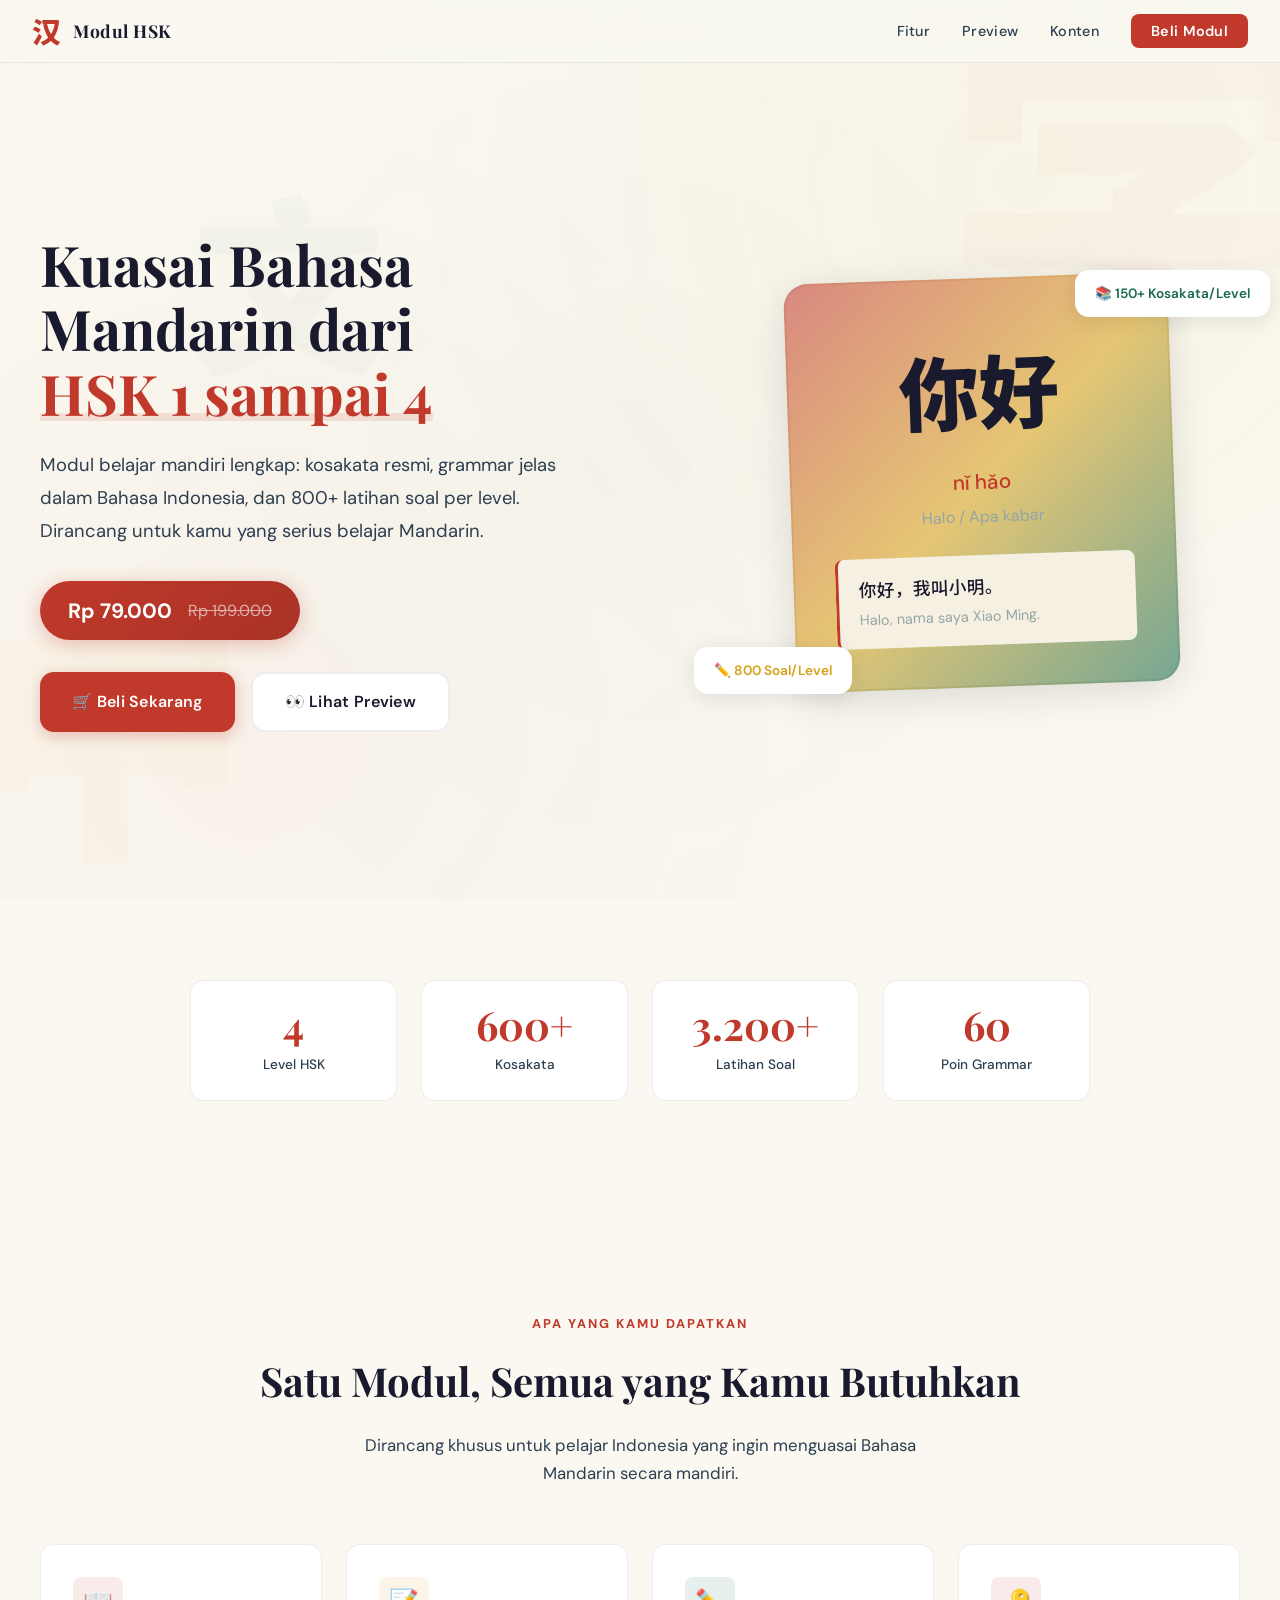
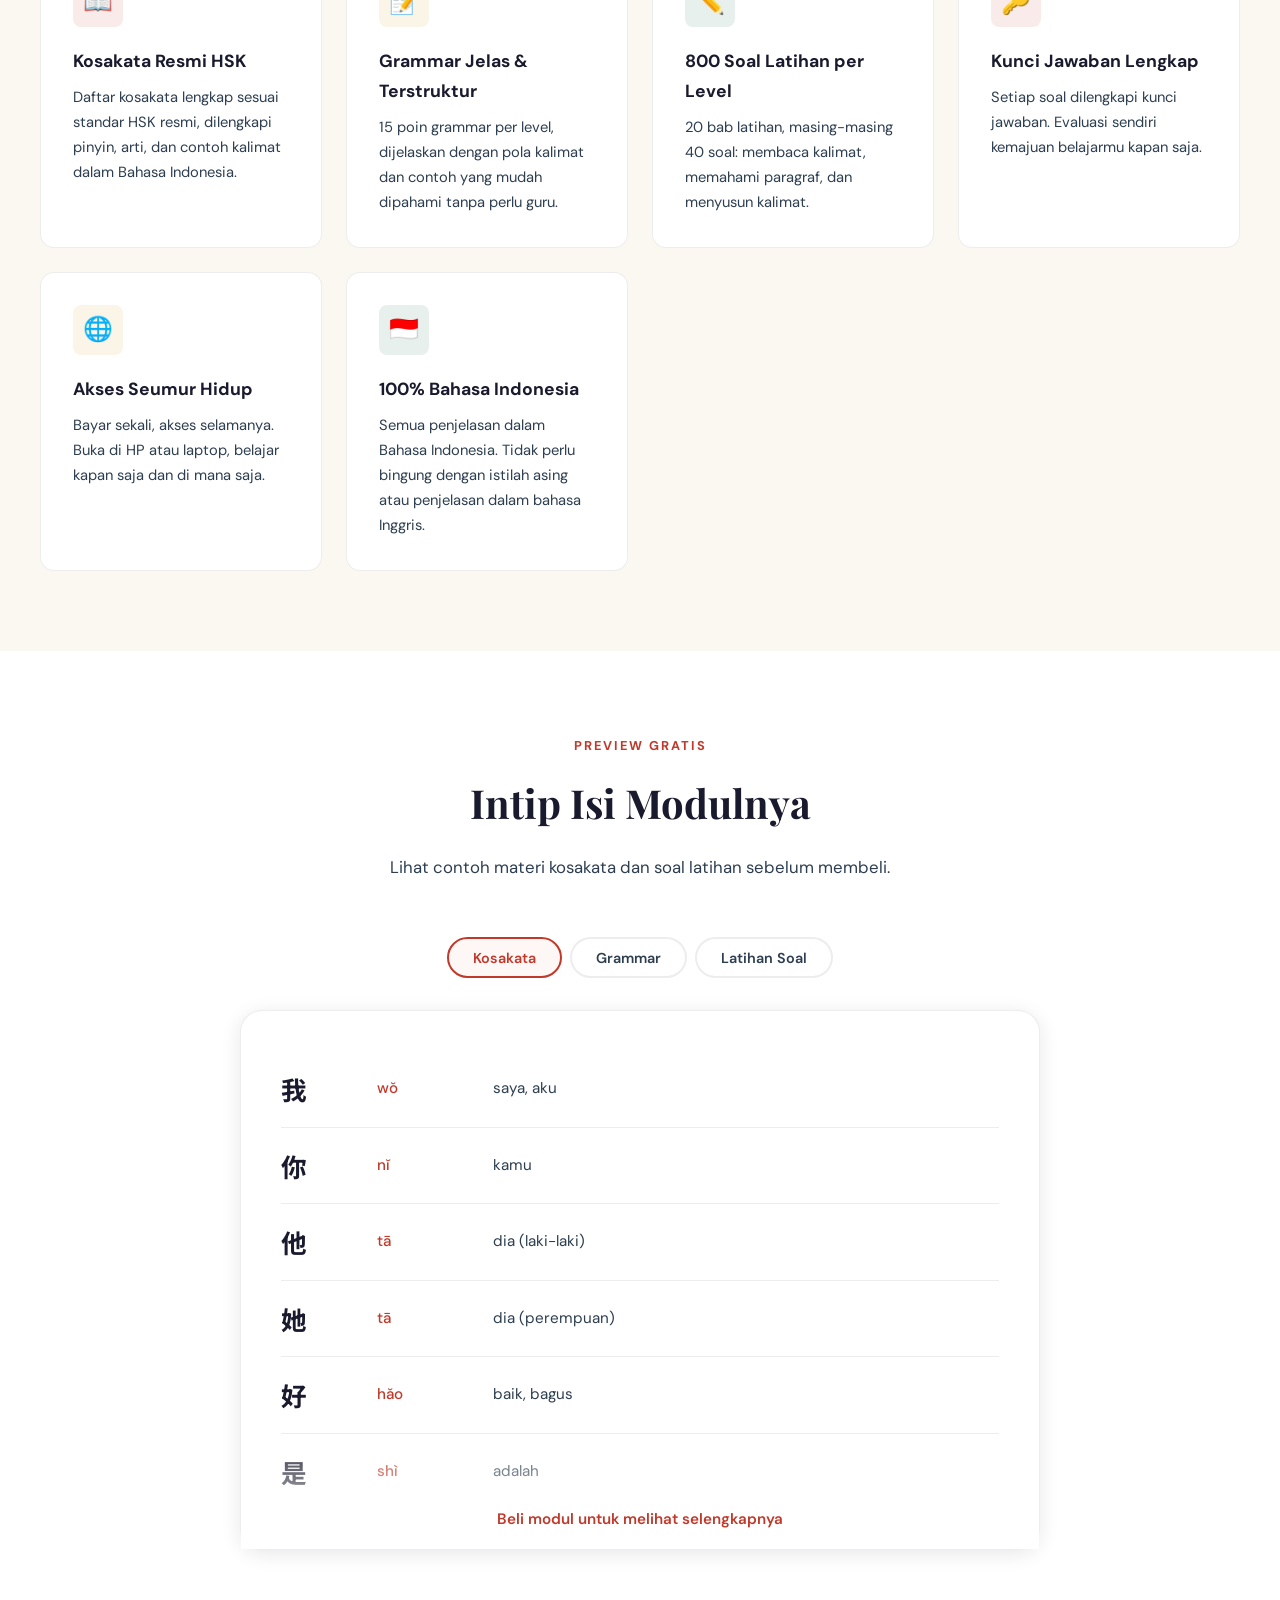
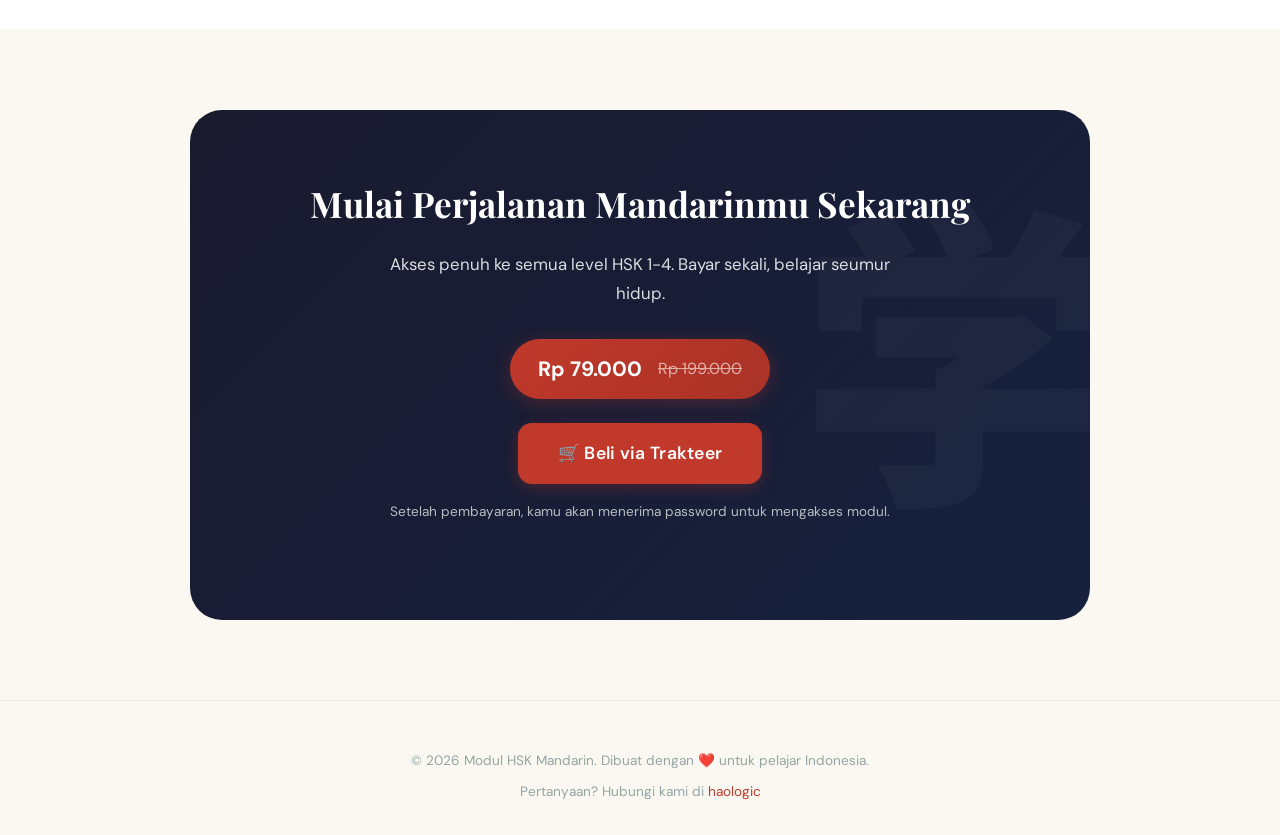
<file: hsk2-materi.html>
<!DOCTYPE html>
<html lang="id">
<head>
    <meta charset="UTF-8">
    <meta name="viewport" content="width=device-width, initial-scale=1.0">
    <title>Materi HSK 2 — Modul HSK Mandarin</title>
    <link rel="stylesheet" href="style.css">
    <style>
        .vocab-section { margin-bottom: 2.5rem; }
        .vocab-section h3 { margin-bottom: 1rem; color: var(--primary, #c0392b); }
        .vocab-table { width: 100%; border-collapse: collapse; margin-bottom: 1.5rem; }
        .vocab-table th, .vocab-table td { border: 1px solid #ddd; padding: 10px 12px; text-align: left; }
        .vocab-table th { background: #f8f8f8; font-weight: 600; }
        .vocab-table .hanzi { font-size: 1.3rem; font-weight: 700; }
        .vocab-table .pinyin { color: #888; font-style: italic; }
        .example { background: #fffbe6; border-left: 3px solid #f1c40f; padding: 8px 12px; margin-top: 6px; font-size: 0.92rem; border-radius: 0 4px 4px 0; }
        .grammar-card { background: #f9f9f9; border: 1px solid #e0e0e0; border-radius: 8px; padding: 1.2rem 1.5rem; margin-bottom: 1.5rem; }
        .grammar-card h4 { color: var(--primary, #c0392b); margin-bottom: 0.5rem; }
        .grammar-card .pattern { background: #fff3e0; display: inline-block; padding: 4px 12px; border-radius: 4px; font-weight: 600; margin-bottom: 0.7rem; }
        .grammar-card .ex { margin: 6px 0; padding-left: 1rem; border-left: 2px solid #ddd; }
        .tab-btns { display: flex; flex-wrap: wrap; gap: 8px; margin-bottom: 1.5rem; }
        .tab-btn { padding: 8px 18px; border: 1px solid #ddd; border-radius: 20px; background: #fff; cursor: pointer; font-size: 0.95rem; transition: all .2s; }
        .tab-btn.active, .tab-btn:hover { background: var(--primary, #c0392b); color: #fff; border-color: var(--primary, #c0392b); }
        .tab-content { display: none; }
        .tab-content.active { display: block; }
        .search-box { width: 100%; max-width: 400px; padding: 10px 14px; border: 1px solid #ddd; border-radius: 8px; margin-bottom: 1.5rem; font-size: 1rem; }
    </style>
</head>
<body>
    <nav class="navbar">
        <div class="nav-brand">
            <span class="logo">汉</span>
            <span>Modul HSK</span>
        </div>
        <div class="nav-links">
            <a href="index.html">Beranda</a>
            <a href="menu.html">Menu</a>
            <a href="hsk2-materi.html" class="active">Materi</a>
            <a href="hsk2-soal.html">Latihan Soal</a>
        </div>
    </nav>

    <main class="container" style="max-width:960px;margin:auto;padding:2rem 1rem;">
        <h1>📖 Materi HSK 2</h1>
        <p style="margin-bottom:1.5rem;">Kosakata HSK 2 (~150 kata baru) dan 15 poin grammar penting. Gunakan pencarian untuk menemukan kata tertentu.</p>

        <input type="text" class="search-box" id="searchBox" placeholder="🔍 Cari hanzi, pinyin, atau arti...">

        <div class="tab-btns">
            <button class="tab-btn active" data-tab="vocab">Kosakata</button>
            <button class="tab-btn" data-tab="grammar">Grammar</button>
        </div>

        <!-- ===== KOSAKATA ===== -->
        <div id="vocab" class="tab-content active">

            <div class="vocab-section">
                <h3>🏷️ Kata Kerja (动词)</h3>
                <table class="vocab-table" id="tblVerb">
                    <thead><tr><th>Hanzi</th><th>Pinyin</th><th>Arti</th><th>Contoh Kalimat</th></tr></thead>
                    <tbody>
                        <tr><td class="hanzi">到</td><td class="pinyin">dào</td><td>sampai, tiba</td><td><div class="example">我已经到学校了。<br><i>Wǒ yǐjīng dào xuéxiào le.</i><br>Saya sudah sampai di sekolah.</div></td></tr>
                        <tr><td class="hanzi">找</td><td class="pinyin">zhǎo</td><td>mencari</td><td><div class="example">你在找什么？<br><i>Nǐ zài zhǎo shénme?</i><br>Kamu sedang mencari apa?</div></td></tr>
                        <tr><td class="hanzi">给</td><td class="pinyin">gěi</td><td>memberi</td><td><div class="example">妈妈给我一本书。<br><i>Māma gěi wǒ yī běn shū.</i><br>Ibu memberi saya sebuah buku.</div></td></tr>
                        <tr><td class="hanzi">告诉</td><td class="pinyin">gàosu</td><td>memberitahu</td><td><div class="example">请告诉我你的名字。<br><i>Qǐng gàosu wǒ nǐ de míngzi.</i><br>Tolong beritahu saya nama kamu.</div></td></tr>
                        <tr><td class="hanzi">帮助</td><td class="pinyin">bāngzhù</td><td>membantu</td><td><div class="example">谢谢你帮助我。<br><i>Xièxie nǐ bāngzhù wǒ.</i><br>Terima kasih sudah membantu saya.</div></td></tr>
                        <tr><td class="hanzi">开始</td><td class="pinyin">kāishǐ</td><td>mulai</td><td><div class="example">电影八点开始。<br><i>Diànyǐng bā diǎn kāishǐ.</i><br>Film dimulai pukul delapan.</div></td></tr>
                        <tr><td class="hanzi">完</td><td class="pinyin">wán</td><td>selesai</td><td><div class="example">作业做完了。<br><i>Zuòyè zuò wán le.</i><br>PR sudah selesai dikerjakan.</div></td></tr>
                        <tr><td class="hanzi">准备</td><td class="pinyin">zhǔnbèi</td><td>mempersiapkan</td><td><div class="example">我在准备明天的考试。<br><i>Wǒ zài zhǔnbèi míngtiān de kǎoshì.</i><br>Saya sedang mempersiapkan ujian besok.</div></td></tr>
                        <tr><td class="hanzi">玩</td><td class="pinyin">wán</td><td>bermain</td><td><div class="example">孩子们在外面玩。<br><i>Háizimen zài wàimiàn wán.</i><br>Anak-anak bermain di luar.</div></td></tr>
                        <tr><td class="hanzi">跑步</td><td class="pinyin">pǎobù</td><td>berlari, jogging</td><td><div class="example">他每天早上跑步。<br><i>Tā měi tiān zǎoshang pǎobù.</i><br>Dia jogging setiap pagi.</div></td></tr>
                        <tr><td class="hanzi">游泳</td><td class="pinyin">yóuyǒng</td><td>berenang</td><td><div class="example">夏天我喜欢游泳。<br><i>Xiàtiān wǒ xǐhuan yóuyǒng.</i><br>Musim panas saya suka berenang.</div></td></tr>
                        <tr><td class="hanzi">唱歌</td><td class="pinyin">chànggē</td><td>menyanyi</td><td><div class="example">她唱歌唱得很好。<br><i>Tā chànggē chàng de hěn hǎo.</i><br>Dia menyanyi dengan sangat baik.</div></td></tr>
                        <tr><td class="hanzi">跳舞</td><td class="pinyin">tiàowǔ</td><td>menari</td><td><div class="example">我不太会跳舞。<br><i>Wǒ bú tài huì tiàowǔ.</i><br>Saya tidak terlalu bisa menari.</div></td></tr>
                        <tr><td class="hanzi">旅游</td><td class="pinyin">lǚyóu</td><td>berwisata</td><td><div class="example">我想去中国旅游。<br><i>Wǒ xiǎng qù Zhōngguó lǚyóu.</i><br>Saya ingin pergi wisata ke Tiongkok.</div></td></tr>
                        <tr><td class="hanzi">走</td><td class="pinyin">zǒu</td><td>berjalan</td><td><div class="example">我们走路去吧。<br><i>Wǒmen zǒulù qù ba.</i><br>Kita jalan kaki saja ya.</div></td></tr>
                        <tr><td class="hanzi">进</td><td class="pinyin">jìn</td><td>masuk</td><td><div class="example">请进！<br><i>Qǐng jìn!</i><br>Silakan masuk!</div></td></tr>
                        <tr><td class="hanzi">出</td><td class="pinyin">chū</td><td>keluar</td><td><div class="example">他刚出门了。<br><i>Tā gāng chūmén le.</i><br>Dia baru saja keluar.</div></td></tr>
                        <tr><td class="hanzi">回</td><td class="pinyin">huí</td><td>kembali, pulang</td><td><div class="example">你几点回家？<br><i>Nǐ jǐ diǎn huíjiā?</i><br>Kamu jam berapa pulang?</div></td></tr>
                        <tr><td class="hanzi">送</td><td class="pinyin">sòng</td><td>mengantar; memberi hadiah</td><td><div class="example">我送你到车站。<br><i>Wǒ sòng nǐ dào chēzhàn.</i><br>Saya antar kamu ke stasiun.</div></td></tr>
                        <tr><td class="hanzi">穿</td><td class="pinyin">chuān</td><td>memakai (baju)</td><td><div class="example">今天穿什么衣服？<br><i>Jīntiān chuān shénme yīfu?</i><br>Hari ini pakai baju apa?</div></td></tr>
                        <tr><td class="hanzi">等</td><td class="pinyin">děng</td><td>menunggu</td><td><div class="example">请等一下。<br><i>Qǐng děng yīxià.</i><br>Tolong tunggu sebentar.</div></td></tr>
                        <tr><td class="hanzi">让</td><td class="pinyin">ràng</td><td>membiarkan; menyuruh</td><td><div class="example">妈妈让我早点睡觉。<br><i>Māma ràng wǒ zǎodiǎn shuìjiào.</i><br>Ibu menyuruh saya tidur lebih awal.</div></td></tr>
                        <tr><td class="hanzi">笑</td><td class="pinyin">xiào</td><td>tertawa; tersenyum</td><td><div class="example">大家都在笑。<br><i>Dàjiā dōu zài xiào.</i><br>Semua orang tertawa.</div></td></tr>
                        <tr><td class="hanzi">哭</td><td class="pinyin">kū</td><td>menangis</td><td><div class="example">小孩子哭了。<br><i>Xiǎo háizi kū le.</i><br>Anak kecil itu menangis.</div></td></tr>
                        <tr><td class="hanzi">卖</td><td class="pinyin">mài</td><td>menjual</td><td><div class="example">这家店卖水果。<br><i>Zhè jiā diàn mài shuǐguǒ.</i><br>Toko ini menjual buah-buahan.</div></td></tr>
                        <tr><td class="hanzi">考试</td><td class="pinyin">kǎoshì</td><td>ujian</td><td><div class="example">下周有考试。<br><i>Xià zhōu yǒu kǎoshì.</i><br>Minggu depan ada ujian.</div></td></tr>
                        <tr><td class="hanzi">懂</td><td class="pinyin">dǒng</td><td>mengerti, paham</td><td><div class="example">你听懂了吗？<br><i>Nǐ tīngdǒng le ma?</i><br>Kamu sudah mengerti?</div></td></tr>
                        <tr><td class="hanzi">希望</td><td class="pinyin">xīwàng</td><td>berharap</td><td><div class="example">我希望明天不下雨。<br><i>Wǒ xīwàng míngtiān bú xiàyǔ.</i><br>Saya berharap besok tidak hujan.</div></td></tr>
                        <tr><td class="hanzi">觉得</td><td class="pinyin">juéde</td><td>merasa, berpendapat</td><td><div class="example">我觉得这个电影很好看。<br><i>Wǒ juéde zhège diànyǐng hěn hǎokàn.</i><br>Saya merasa film ini bagus.</div></td></tr>
                        <tr><td class="hanzi">知道</td><td class="pinyin">zhīdào</td><td>tahu, mengetahui</td><td><div class="example">我不知道他住在哪儿。<br><i>Wǒ bù zhīdào tā zhù zài nǎr.</i><br>Saya tidak tahu dia tinggal di mana.</div></td></tr>
                        <tr><td class="hanzi">介绍</td><td class="pinyin">jièshào</td><td>memperkenalkan</td><td><div class="example">我来介绍一下。<br><i>Wǒ lái jièshào yīxià.</i><br>Saya perkenalkan dulu.</div></td></tr>
                        <tr><td class="hanzi">生病</td><td class="pinyin">shēngbìng</td><td>sakit</td><td><div class="example">他生病了，不能来。<br><i>Tā shēngbìng le, bù néng lái.</i><br>Dia sakit, tidak bisa datang.</div></td></tr>
                        <tr><td class="hanzi">洗</td><td class="pinyin">xǐ</td><td>mencuci</td><td><div class="example">我要洗衣服。<br><i>Wǒ yào xǐ yīfu.</i><br>Saya mau mencuci baju.</div></td></tr>
                    </tbody>
                </table>
            </div>

            <div class="vocab-section">
                <h3>🏷️ Kata Benda (名词)</h3>
                <table class="vocab-table" id="tblNoun">
                    <thead><tr><th>Hanzi</th><th>Pinyin</th><th>Arti</th><th>Contoh Kalimat</th></tr></thead>
                    <tbody>
                        <tr><td class="hanzi">公司</td><td class="pinyin">gōngsī</td><td>perusahaan</td><td><div class="example">他在一家大公司工作。<br><i>Tā zài yī jiā dà gōngsī gōngzuò.</i><br>Dia bekerja di perusahaan besar.</div></td></tr>
                        <tr><td class="hanzi">房间</td><td class="pinyin">fángjiān</td><td>kamar</td><td><div class="example">我的房间很小。<br><i>Wǒ de fángjiān hěn xiǎo.</i><br>Kamar saya sangat kecil.</div></td></tr>
                        <tr><td class="hanzi">教室</td><td class="pinyin">jiàoshì</td><td>ruang kelas</td><td><div class="example">教室里有三十个学生。<br><i>Jiàoshì lǐ yǒu sānshí gè xuéshēng.</i><br>Di ruang kelas ada tiga puluh murid.</div></td></tr>
                        <tr><td class="hanzi">问题</td><td class="pinyin">wèntí</td><td>pertanyaan; masalah</td><td><div class="example">这个问题很难。<br><i>Zhège wèntí hěn nán.</i><br>Pertanyaan ini sangat sulit.</div></td></tr>
                        <tr><td class="hanzi">颜色</td><td class="pinyin">yánsè</td><td>warna</td><td><div class="example">你喜欢什么颜色？<br><i>Nǐ xǐhuan shénme yánsè?</i><br>Kamu suka warna apa?</div></td></tr>
                        <tr><td class="hanzi">眼睛</td><td class="pinyin">yǎnjing</td><td>mata</td><td><div class="example">她的眼睛很大。<br><i>Tā de yǎnjing hěn dà.</i><br>Matanya sangat besar.</div></td></tr>
                        <tr><td class="hanzi">身体</td><td class="pinyin">shēntǐ</td><td>tubuh; kesehatan</td><td><div class="example">爷爷的身体很好。<br><i>Yéye de shēntǐ hěn hǎo.</i><br>Kesehatan kakek sangat baik.</div></td></tr>
                        <tr><td class="hanzi">牛奶</td><td class="pinyin">niúnǎi</td><td>susu</td><td><div class="example">早上喝一杯牛奶。<br><i>Zǎoshang hē yī bēi niúnǎi.</i><br>Pagi minum segelas susu.</div></td></tr>
                        <tr><td class="hanzi">鸡蛋</td><td class="pinyin">jīdàn</td><td>telur ayam</td><td><div class="example">我买了几个鸡蛋。<br><i>Wǒ mǎile jǐ gè jīdàn.</i><br>Saya membeli beberapa telur.</div></td></tr>
                        <tr><td class="hanzi">西瓜</td><td class="pinyin">xīguā</td><td>semangka</td><td><div class="example">夏天吃西瓜很好。<br><i>Xiàtiān chī xīguā hěn hǎo.</i><br>Musim panas makan semangka enak.</div></td></tr>
                        <tr><td class="hanzi">报纸</td><td class="pinyin">bàozhǐ</td><td>koran</td><td><div class="example">爸爸在看报纸。<br><i>Bàba zài kàn bàozhǐ.</i><br>Ayah sedang membaca koran.</div></td></tr>
                        <tr><td class="hanzi">手表</td><td class="pinyin">shǒubiǎo</td><td>jam tangan</td><td><div class="example">这块手表是新的。<br><i>Zhè kuài shǒubiǎo shì xīn de.</i><br>Jam tangan ini baru.</div></td></tr>
                        <tr><td class="hanzi">手机</td><td class="pinyin">shǒujī</td><td>ponsel</td><td><div class="example">我的手机没电了。<br><i>Wǒ de shǒujī méi diàn le.</i><br>Ponsel saya kehabisan baterai.</div></td></tr>
                        <tr><td class="hanzi">药</td><td class="pinyin">yào</td><td>obat</td><td><div class="example">你吃药了吗？<br><i>Nǐ chī yào le ma?</i><br>Sudah minum obat belum?</div></td></tr>
                        <tr><td class="hanzi">雪</td><td class="pinyin">xuě</td><td>salju</td><td><div class="example">今天下雪了。<br><i>Jīntiān xiàxuě le.</i><br>Hari ini turun salju.</div></td></tr>
                        <tr><td class="hanzi">路</td><td class="pinyin">lù</td><td>jalan</td><td><div class="example">这条路很长。<br><i>Zhè tiáo lù hěn cháng.</i><br>Jalan ini sangat panjang.</div></td></tr>
                        <tr><td class="hanzi">地图</td><td class="pinyin">dìtú</td><td>peta</td><td><div class="example">你有地图吗？<br><i>Nǐ yǒu dìtú ma?</i><br>Kamu punya peta tidak?</div></td></tr>
                        <tr><td class="hanzi">火车站</td><td class="pinyin">huǒchēzhàn</td><td>stasiun kereta</td><td><div class="example">火车站在哪儿？<br><i>Huǒchēzhàn zài nǎr?</i><br>Stasiun kereta di mana?</div></td></tr>
                        <tr><td class="hanzi">机场</td><td class="pinyin">jīchǎng</td><td>bandara</td><td><div class="example">去机场要一个小时。<br><i>Qù jīchǎng yào yī gè xiǎoshí.</i><br>Ke bandara butuh satu jam.</div></td></tr>
                        <tr><td class="hanzi">宾馆</td><td class="pinyin">bīnguǎn</td><td>hotel</td><td><div class="example">我们住在这家宾馆。<br><i>Wǒmen zhù zài zhè jiā bīnguǎn.</i><br>Kami menginap di hotel ini.</div></td></tr>
                        <tr><td class="hanzi">门</td><td class="pinyin">mén</td><td>pintu</td><td><div class="example">请关门。<br><i>Qǐng guānmén.</i><br>Tolong tutup pintu.</div></td></tr>
                        <tr><td class="hanzi">事情</td><td class="pinyin">shìqing</td><td>urusan, hal</td><td><div class="example">你有什么事情？<br><i>Nǐ yǒu shénme shìqing?</i><br>Kamu ada urusan apa?</div></td></tr>
                        <tr><td class="hanzi">鱼</td><td class="pinyin">yú</td><td>ikan</td><td><div class="example">我喜欢吃鱼。<br><i>Wǒ xǐhuan chī yú.</i><br>Saya suka makan ikan.</div></td></tr>
                        <tr><td class="hanzi">题</td><td class="pinyin">tí</td><td>soal</td><td><div class="example">这道题我不会。<br><i>Zhè dào tí wǒ bú huì.</i><br>Soal ini saya tidak bisa.</div></td></tr>
                        <tr><td class="hanzi">游戏</td><td class="pinyin">yóuxì</td><td>permainan</td><td><div class="example">我们一起玩游戏吧。<br><i>Wǒmen yīqǐ wán yóuxì ba.</i><br>Kita main game bersama ya.</div></td></tr>
                        <tr><td class="hanzi">丈夫</td><td class="pinyin">zhàngfu</td><td>suami</td><td><div class="example">她的丈夫是医生。<br><i>Tā de zhàngfu shì yīshēng.</i><br>Suaminya adalah dokter.</div></td></tr>
                        <tr><td class="hanzi">妻子</td><td class="pinyin">qīzi</td><td>istri</td><td><div class="example">他的妻子在银行工作。<br><i>Tā de qīzi zài yínháng gōngzuò.</i><br>Istrinya bekerja di bank.</div></td></tr>
                        <tr><td class="hanzi">哥哥</td><td class="pinyin">gēge</td><td>kakak laki-laki</td><td><div class="example">我哥哥比我大三岁。<br><i>Wǒ gēge bǐ wǒ dà sān suì.</i><br>Kakak saya tiga tahun lebih tua.</div></td></tr>
                        <tr><td class="hanzi">姐姐</td><td class="pinyin">jiějie</td><td>kakak perempuan</td><td><div class="example">姐姐在北京上大学。<br><i>Jiějie zài Běijīng shàng dàxué.</i><br>Kakak kuliah di Beijing.</div></td></tr>
                        <tr><td class="hanzi">弟弟</td><td class="pinyin">dìdi</td><td>adik laki-laki</td><td><div class="example">弟弟今年上小学。<br><i>Dìdi jīnnián shàng xiǎoxué.</i><br>Adik tahun ini masuk SD.</div></td></tr>
                        <tr><td class="hanzi">妹妹</td><td class="pinyin">mèimei</td><td>adik perempuan</td><td><div class="example">妹妹喜欢画画。<br><i>Mèimei xǐhuan huàhuà.</i><br>Adik perempuan suka menggambar.</div></td></tr>
                        <tr><td class="hanzi">生日</td><td class="pinyin">shēngrì</td><td>ulang tahun</td><td><div class="example">今天是我的生日。<br><i>Jīntiān shì wǒ de shēngrì.</i><br>Hari ini ulang tahun saya.</div></td></tr>
                        <tr><td class="hanzi">班</td><td class="pinyin">bān</td><td>kelas (rombongan)</td><td><div class="example">我们班有二十个人。<br><i>Wǒmen bān yǒu èrshí gè rén.</i><br>Kelas kami ada dua puluh orang.</div></td></tr>
                    </tbody>
                </table>
            </div>

            <div class="vocab-section">
                <h3>🏷️ Kata Sifat (形容词)</h3>
                <table class="vocab-table" id="tblAdj">
                    <thead><tr><th>Hanzi</th><th>Pinyin</th><th>Arti</th><th>Contoh Kalimat</th></tr></thead>
                    <tbody>
                        <tr><td class="hanzi">长</td><td class="pinyin">cháng</td><td>panjang</td><td><div class="example">她的头发很长。<br><i>Tā de tóufa hěn cháng.</i><br>Rambutnya sangat panjang.</div></td></tr>
                        <tr><td class="hanzi">短</td><td class="pinyin">duǎn</td><td>pendek (ukuran)</td><td><div class="example">这条裤子太短了。<br><i>Zhè tiáo kùzi tài duǎn le.</i><br>Celana ini terlalu pendek.</div></td></tr>
                        <tr><td class="hanzi">新</td><td class="pinyin">xīn</td><td>baru</td><td><div class="example">我买了一件新衣服。<br><i>Wǒ mǎile yī jiàn xīn yīfu.</i><br>Saya membeli baju baru.</div></td></tr>
                        <tr><td class="hanzi">旧</td><td class="pinyin">jiù</td><td>lama, bekas</td><td><div class="example">这双鞋已经很旧了。<br><i>Zhè shuāng xié yǐjīng hěn jiù le.</i><br>Sepatu ini sudah sangat lama.</div></td></tr>
                        <tr><td class="hanzi">近</td><td class="pinyin">jìn</td><td>dekat</td><td><div class="example">学校离我家很近。<br><i>Xuéxiào lí wǒ jiā hěn jìn.</i><br>Sekolah dekat dari rumah saya.</div></td></tr>
                        <tr><td class="hanzi">远</td><td class="pinyin">yuǎn</td><td>jauh</td><td><div class="example">超市离这儿远不远？<br><i>Chāoshì lí zhèr yuǎn bu yuǎn?</i><br>Supermarket jauh tidak dari sini?</div></td></tr>
                        <tr><td class="hanzi">快</td><td class="pinyin">kuài</td><td>cepat</td><td><div class="example">他走得很快。<br><i>Tā zǒu de hěn kuài.</i><br>Dia berjalan sangat cepat.</div></td></tr>
                        <tr><td class="hanzi">慢</td><td class="pinyin">màn</td><td>lambat</td><td><div class="example">请说慢一点。<br><i>Qǐng shuō màn yīdiǎn.</i><br>Tolong bicara lebih lambat.</div></td></tr>
                        <tr><td class="hanzi">快乐</td><td class="pinyin">kuàilè</td><td>bahagia, gembira</td><td><div class="example">祝你生日快乐！<br><i>Zhù nǐ shēngrì kuàilè!</i><br>Selamat ulang tahun!</div></td></tr>
                        <tr><td class="hanzi">累</td><td class="pinyin">lèi</td><td>capek, lelah</td><td><div class="example">工作了一天，很累。<br><i>Gōngzuòle yī tiān, hěn lèi.</i><br>Bekerja seharian, sangat capek.</div></td></tr>
                        <tr><td class="hanzi">白</td><td class="pinyin">bái</td><td>putih</td><td><div class="example">她穿了一件白色的裙子。<br><i>Tā chuānle yī jiàn báisè de qúnzi.</i><br>Dia memakai rok berwarna putih.</div></td></tr>
                        <tr><td class="hanzi">黑</td><td class="pinyin">hēi</td><td>hitam</td><td><div class="example">他的头发是黑的。<br><i>Tā de tóufa shì hēi de.</i><br>Rambutnya hitam.</div></td></tr>
                        <tr><td class="hanzi">红</td><td class="pinyin">hóng</td><td>merah</td><td><div class="example">红色是中国人最喜欢的颜色。<br><i>Hóngsè shì Zhōngguórén zuì xǐhuan de yánsè.</i><br>Merah adalah warna favorit orang Tiongkok.</div></td></tr>
                        <tr><td class="hanzi">贵</td><td class="pinyin">guì</td><td>mahal</td><td><div class="example">这个太贵了。<br><i>Zhège tài guì le.</i><br>Ini terlalu mahal.</div></td></tr>
                        <tr><td class="hanzi">便宜</td><td class="pinyin">piányi</td><td>murah</td><td><div class="example">这家店的东西很便宜。<br><i>Zhè jiā diàn de dōngxi hěn piányi.</i><br>Barang di toko ini sangat murah.</div></td></tr>
                        <tr><td class="hanzi">晴</td><td class="pinyin">qíng</td><td>cerah</td><td><div class="example">今天天气很晴。<br><i>Jīntiān tiānqì hěn qíng.</i><br>Cuaca hari ini cerah.</div></td></tr>
                        <tr><td class="hanzi">阴</td><td class="pinyin">yīn</td><td>mendung</td><td><div class="example">明天可能是阴天。<br><i>Míngtiān kěnéng shì yīntiān.</i><br>Besok mungkin mendung.</div></td></tr>
                        <tr><td class="hanzi">错</td><td class="pinyin">cuò</td><td>salah</td><td><div class="example">这个答案是错的。<br><i>Zhège dá'àn shì cuò de.</i><br>Jawaban ini salah.</div></td></tr>
                        <tr><td class="hanzi">奇怪</td><td class="pinyin">qíguài</td><td>aneh</td><td><div class="example">这件事很奇怪。<br><i>Zhè jiàn shì hěn qíguài.</i><br>Hal ini sangat aneh.</div></td></tr>
                        <tr><td class="hanzi">重要</td><td class="pinyin">zhòngyào</td><td>penting</td><td><div class="example">这个会议很重要。<br><i>Zhège huìyì hěn zhòngyào.</i><br>Rapat ini sangat penting.</div></td></tr>
                    </tbody>
                </table>
            </div>

            <div class="vocab-section">
                <h3>🏷️ Kata Keterangan & Lainnya (副词/其他)</h3>
                <table class="vocab-table" id="tblOther">
                    <thead><tr><th>Hanzi</th><th>Pinyin</th><th>Arti</th><th>Contoh Kalimat</th></tr></thead>
                    <tbody>
                        <tr><td class="hanzi">已经</td><td class="pinyin">yǐjīng</td><td>sudah</td><td><div class="example">我已经吃饭了。<br><i>Wǒ yǐjīng chīfàn le.</i><br>Saya sudah makan.</div></td></tr>
                        <tr><td class="hanzi">一直</td><td class="pinyin">yīzhí</td><td>terus, selalu</td><td><div class="example">他一直在学习。<br><i>Tā yīzhí zài xuéxí.</i><br>Dia terus belajar.</div></td></tr>
                        <tr><td class="hanzi">一起</td><td class="pinyin">yīqǐ</td><td>bersama</td><td><div class="example">我们一起去吧。<br><i>Wǒmen yīqǐ qù ba.</i><br>Kita pergi bersama ya.</div></td></tr>
                        <tr><td class="hanzi">别</td><td class="pinyin">bié</td><td>jangan</td><td><div class="example">别担心！<br><i>Bié dānxīn!</i><br>Jangan khawatir!</div></td></tr>
                        <tr><td class="hanzi">还</td><td class="pinyin">hái</td><td>masih; juga</td><td><div class="example">我还没吃饭。<br><i>Wǒ hái méi chīfàn.</i><br>Saya belum makan.</div></td></tr>
                        <tr><td class="hanzi">再</td><td class="pinyin">zài</td><td>lagi (di masa depan)</td><td><div class="example">请再说一次。<br><i>Qǐng zài shuō yī cì.</i><br>Tolong bilang sekali lagi.</div></td></tr>
                        <tr><td class="hanzi">又</td><td class="pinyin">yòu</td><td>lagi (sudah terjadi)</td><td><div class="example">他又迟到了。<br><i>Tā yòu chídào le.</i><br>Dia terlambat lagi.</div></td></tr>
                        <tr><td class="hanzi">最</td><td class="pinyin">zuì</td><td>paling</td><td><div class="example">他是我最好的朋友。<br><i>Tā shì wǒ zuì hǎo de péngyou.</i><br>Dia teman terbaik saya.</div></td></tr>
                        <tr><td class="hanzi">真</td><td class="pinyin">zhēn</td><td>benar-benar, sungguh</td><td><div class="example">今天真热！<br><i>Jīntiān zhēn rè!</i><br>Hari ini benar-benar panas!</div></td></tr>
                        <tr><td class="hanzi">非常</td><td class="pinyin">fēicháng</td><td>sangat</td><td><div class="example">这个菜非常好吃。<br><i>Zhège cài fēicháng hǎochī.</i><br>Masakan ini sangat enak.</div></td></tr>
                        <tr><td class="hanzi">可能</td><td class="pinyin">kěnéng</td><td>mungkin</td><td><div class="example">他可能不来了。<br><i>Tā kěnéng bù lái le.</i><br>Dia mungkin tidak datang.</div></td></tr>
                        <tr><td class="hanzi">必须</td><td class="pinyin">bìxū</td><td>harus</td><td><div class="example">你必须早点来。<br><i>Nǐ bìxū zǎodiǎn lái.</i><br>Kamu harus datang lebih awal.</div></td></tr>
                        <tr><td class="hanzi">每</td><td class="pinyin">měi</td><td>setiap</td><td><div class="example">我每天学中文。<br><i>Wǒ měi tiān xué Zhōngwén.</i><br>Saya belajar bahasa Mandarin setiap hari.</div></td></tr>
                        <tr><td class="hanzi">向</td><td class="pinyin">xiàng</td><td>ke arah, menuju</td><td><div class="example">向左走。<br><i>Xiàng zuǒ zǒu.</i><br>Belok ke kiri.</div></td></tr>
                        <tr><td class="hanzi">从</td><td class="pinyin">cóng</td><td>dari</td><td><div class="example">从学校到家要十分钟。<br><i>Cóng xuéxiào dào jiā yào shí fēnzhōng.</i><br>Dari sekolah ke rumah butuh sepuluh menit.</div></td></tr>
                        <tr><td class="hanzi">离</td><td class="pinyin">lí</td><td>dari (jarak)</td><td><div class="example">这儿离超市不远。<br><i>Zhèr lí chāoshì bù yuǎn.</i><br>Dari sini ke supermarket tidak jauh.</div></td></tr>
                        <tr><td class="hanzi">千</td><td class="pinyin">qiān</td><td>seribu</td><td><div class="example">这本书三千块钱。<br><i>Zhè běn shū sānqiān kuài qián.</i><br>Buku ini tiga ribu yuan.</div></td></tr>
                        <tr><td class="hanzi">层</td><td class="pinyin">céng</td><td>lantai (tingkat)</td><td><div class="example">我住在五层。<br><i>Wǒ zhù zài wǔ céng.</i><br>Saya tinggal di lantai lima.</div></td></tr>
                        <tr><td class="hanzi">次</td><td class="pinyin">cì</td><td>kali</td><td><div class="example">我去过两次上海。<br><i>Wǒ qùguo liǎng cì Shànghǎi.</i><br>Saya pernah ke Shanghai dua kali.</div></td></tr>
                        <tr><td class="hanzi">第</td><td class="pinyin">dì</td><td>ke- (urutan)</td><td><div class="example">这是我第一次来中国。<br><i>Zhè shì wǒ dì yī cì lái Zhōngguó.</i><br>Ini pertama kalinya saya ke Tiongkok.</div></td></tr>
                        <tr><td class="hanzi">但是</td><td class="pinyin">dànshì</td><td>tetapi</td><td><div class="example">他很忙，但是很快乐。<br><i>Tā hěn máng, dànshì hěn kuàilè.</i><br>Dia sibuk, tetapi bahagia.</div></td></tr>
                        <tr><td class="hanzi">因为</td><td class="pinyin">yīnwèi</td><td>karena</td><td><div class="example">因为下雨，我没出门。<br><i>Yīnwèi xiàyǔ, wǒ méi chūmén.</i><br>Karena hujan, saya tidak keluar.</div></td></tr>
                        <tr><td class="hanzi">所以</td><td class="pinyin">suǒyǐ</td><td>jadi, maka</td><td><div class="example">我很累，所以早睡了。<br><i>Wǒ hěn lèi, suǒyǐ zǎo shuìle.</i><br>Saya capek, jadi tidur lebih awal.</div></td></tr>
                        <tr><td class="hanzi">如果</td><td class="pinyin">rúguǒ</td><td>kalau, jika</td><td><div class="example">如果明天不下雨，我们去公园。<br><i>Rúguǒ míngtiān bú xiàyǔ, wǒmen qù gōngyuán.</i><br>Kalau besok tidak hujan, kita pergi ke taman.</div></td></tr>
                        <tr><td class="hanzi">虽然</td><td class="pinyin">suīrán</td><td>meskipun</td><td><div class="example">虽然很远，但是我还是去了。<br><i>Suīrán hěn yuǎn, dànshì wǒ háishi qùle.</i><br>Meskipun jauh, saya tetap pergi.</div></td></tr>
                        <tr><td class="hanzi">还是</td><td class="pinyin">háishi</td><td>atau (dalam pertanyaan)</td><td><div class="example">你喝茶还是咖啡？<br><i>Nǐ hē chá háishi kāfēi?</i><br>Kamu minum teh atau kopi?</div></td></tr>
                        <tr><td class="hanzi">为什么</td><td class="pinyin">wèishénme</td><td>mengapa, kenapa</td><td><div class="example">你为什么不高兴？<br><i>Nǐ wèishénme bù gāoxìng?</i><br>Kenapa kamu tidak senang?</div></td></tr>
                        <tr><td class="hanzi">对</td><td class="pinyin">duì</td><td>benar; terhadap</td><td><div class="example">你说得对。<br><i>Nǐ shuō de duì.</i><br>Kamu benar.</div></td></tr>
                        <tr><td class="hanzi">正在</td><td class="pinyin">zhèngzài</td><td>sedang (melakukan)</td><td><div class="example">他正在看书。<br><i>Tā zhèngzài kànshū.</i><br>Dia sedang membaca buku.</div></td></tr>
                        <tr><td class="hanzi">就</td><td class="pinyin">jiù</td><td>segera; justru</td><td><div class="example">我马上就来。<br><i>Wǒ mǎshàng jiù lái.</i><br>Saya segera datang.</div></td></tr>
                        <tr><td class="hanzi">才</td><td class="pinyin">cái</td><td>baru saja; baru</td><td><div class="example">他八点才来。<br><i>Tā bā diǎn cái lái.</i><br>Dia baru datang jam delapan.</div></td></tr>
                        <tr><td class="hanzi">比</td><td class="pinyin">bǐ</td><td>dibanding</td><td><div class="example">今天比昨天冷。<br><i>Jīntiān bǐ zuótiān lěng.</i><br>Hari ini lebih dingin dari kemarin.</div></td></tr>
                        <tr><td class="hanzi">外</td><td class="pinyin">wài</td><td>luar</td><td><div class="example">外面在下雨。<br><i>Wàimiàn zài xiàyǔ.</i><br>Di luar sedang hujan.</div></td></tr>
                    </tbody>
                </table>
            </div>

        </div><!-- end vocab tab -->

        <!-- ===== GRAMMAR ===== -->
        <div id="grammar" class="tab-content">
            <h2>📝 15 Poin Grammar HSK 2</h2>

            <div class="grammar-card">
                <h4>1. 比 (bǐ) — Perbandingan</h4>
                <div class="pattern">A + 比 + B + Kata Sifat</div>
                <p>Digunakan untuk membandingkan dua hal. A lebih ... daripada B.</p>
                <div class="ex">今天比昨天热。<br><i>Jīntiān bǐ zuótiān rè.</i><br>Hari ini lebih panas dari kemarin.</div>
                <div class="ex">他比我高。<br><i>Tā bǐ wǒ gāo.</i><br>Dia lebih tinggi dari saya.</div>
                <div class="ex">坐飞机比坐火车快。<br><i>Zuò fēijī bǐ zuò huǒchē kuài.</i><br>Naik pesawat lebih cepat dari kereta.</div>
            </div>

            <div class="grammar-card">
                <h4>2. 从...到... (cóng...dào...) — Dari...Ke/Sampai...</h4>
                <div class="pattern">从 + A + 到 + B</div>
                <p>Menyatakan titik awal dan titik akhir, bisa untuk tempat atau waktu.</p>
                <div class="ex">从学校到家要二十分钟。<br><i>Cóng xuéxiào dào jiā yào èrshí fēnzhōng.</i><br>Dari sekolah ke rumah butuh 20 menit.</div>
                <div class="ex">从早上到晚上，他都在工作。<br><i>Cóng zǎoshang dào wǎnshang, tā dōu zài gōngzuò.</i><br>Dari pagi sampai malam, dia bekerja.</div>
            </div>

            <div class="grammar-card">
                <h4>3. 虽然...但是... (suīrán...dànshì...) — Meskipun...Tetapi...</h4>
                <div class="pattern">虽然 + klausa 1 + 但是 + klausa 2</div>
                <p>Menyatakan konsesi (mengakui satu hal tetapi menekankan hal lain).</p>
                <div class="ex">虽然很累，但是我很开心。<br><i>Suīrán hěn lèi, dànshì wǒ hěn kāixīn.</i><br>Meskipun capek, tetapi saya senang.</div>
                <div class="ex">虽然他不高，但是篮球打得很好。<br><i>Suīrán tā bù gāo, dànshì lánqiú dǎ de hěn hǎo.</i><br>Meskipun tidak tinggi, tetapi bermain basket sangat bagus.</div>
            </div>

            <div class="grammar-card">
                <h4>4. 因为...所以... (yīnwèi...suǒyǐ...) — Karena...Jadi...</h4>
                <div class="pattern">因为 + alasan + 所以 + hasil</div>
                <p>Menyatakan hubungan sebab-akibat.</p>
                <div class="ex">因为下雨了，所以我没去跑步。<br><i>Yīnwèi xiàyǔ le, suǒyǐ wǒ méi qù pǎobù.</i><br>Karena hujan, jadi saya tidak pergi jogging.</div>
                <div class="ex">因为我生病了，所以今天不去上班。<br><i>Yīnwèi wǒ shēngbìng le, suǒyǐ jīntiān bú qù shàngbān.</i><br>Karena saya sakit, jadi hari ini tidak pergi kerja.</div>
            </div>

            <div class="grammar-card">
                <h4>5. 如果...就... (rúguǒ...jiù...) — Kalau/Jika...Maka...</h4>
                <div class="pattern">如果 + kondisi + 就 + hasil</div>
                <p>Menyatakan kalimat pengandaian/kondisional.</p>
                <div class="ex">如果明天下雨，我就不出门。<br><i>Rúguǒ míngtiān xiàyǔ, wǒ jiù bù chūmén.</i><br>Kalau besok hujan, saya tidak keluar rumah.</div>
                <div class="ex">如果你有时间，就来我家吧。<br><i>Rúguǒ nǐ yǒu shíjiān, jiù lái wǒ jiā ba.</i><br>Kalau kamu ada waktu, datang ke rumah saya ya.</div>
            </div>

            <div class="grammar-card">
                <h4>6. 得 (de) — Komplemen Derajat</h4>
                <div class="pattern">Kata Kerja + 得 + Kata Sifat/Keterangan</div>
                <p>Menjelaskan bagaimana suatu aksi dilakukan (kualitas/derajat).</p>
                <div class="ex">她说中文说得很好。<br><i>Tā shuō Zhōngwén shuō de hěn hǎo.</i><br>Dia berbicara Mandarin dengan sangat baik.</div>
                <div class="ex">他跑得很快。<br><i>Tā pǎo de hěn kuài.</i><br>Dia berlari sangat cepat.</div>
                <div class="ex">弟弟写字写得不好看。<br><i>Dìdi xiězì xiě de bù hǎokàn.</i><br>Adik menulis tidak bagus.</div>
            </div>

            <div class="grammar-card">
                <h4>7. 正在 (zhèngzài) — Sedang</h4>
                <div class="pattern">正在 + Kata Kerja (+ 呢)</div>
                <p>Menyatakan aksi yang sedang berlangsung saat ini.</p>
                <div class="ex">我正在吃饭呢。<br><i>Wǒ zhèngzài chīfàn ne.</i><br>Saya sedang makan.</div>
                <div class="ex">他们正在开会。<br><i>Tāmen zhèngzài kāihuì.</i><br>Mereka sedang rapat.</div>
            </div>

            <div class="grammar-card">
                <h4>8. 过 (guo) — Pengalaman</h4>
                <div class="pattern">Kata Kerja + 过</div>
                <p>Menyatakan pernah mengalami sesuatu di masa lalu.</p>
                <div class="ex">我去过北京。<br><i>Wǒ qùguo Běijīng.</i><br>Saya pernah ke Beijing.</div>
                <div class="ex">你看过这部电影吗？<br><i>Nǐ kànguo zhè bù diànyǐng ma?</i><br>Kamu pernah nonton film ini?</div>
                <div class="ex">我没吃过日本菜。<br><i>Wǒ méi chīguo Rìběn cài.</i><br>Saya belum pernah makan masakan Jepang.</div>
            </div>

            <div class="grammar-card">
                <h4>9. 着 (zhe) — Keadaan Berlangsung</h4>
                <div class="pattern">Kata Kerja + 着</div>
                <p>Menunjukkan keadaan yang sedang berlangsung (state).</p>
                <div class="ex">门开着。<br><i>Mén kāizhe.</i><br>Pintu terbuka (dalam keadaan terbuka).</div>
                <div class="ex">墙上挂着一幅画。<br><i>Qiáng shàng guàzhe yī fú huà.</i><br>Di dinding tergantung sebuah lukisan.</div>
            </div>

            <div class="grammar-card">
                <h4>10. 让 (ràng) — Menyuruh/Membiarkan</h4>
                <div class="pattern">A + 让 + B + Kata Kerja</div>
                <p>A menyuruh/membiarkan B melakukan sesuatu.</p>
                <div class="ex">老师让我们写作业。<br><i>Lǎoshī ràng wǒmen xiě zuòyè.</i><br>Guru menyuruh kami mengerjakan PR.</div>
                <div class="ex">妈妈不让我看电视。<br><i>Māma bú ràng wǒ kàn diànshì.</i><br>Ibu tidak mengizinkan saya nonton TV.</div>
            </div>

            <div class="grammar-card">
                <h4>11. 要...了 (yào...le) — Akan Segera</h4>
                <div class="pattern">要 + Kata Kerja + 了</div>
                <p>Menyatakan sesuatu yang akan segera terjadi.</p>
                <div class="ex">飞机要起飞了！<br><i>Fēijī yào qǐfēi le!</i><br>Pesawat akan segera lepas landas!</div>
                <div class="ex">要下雨了，快回家。<br><i>Yào xiàyǔ le, kuài huíjiā.</i><br>Akan segera hujan, cepat pulang.</div>
            </div>

            <div class="grammar-card">
                <h4>12. 一边...一边... (yībiān...yībiān...) — Sambil...Sambil...</h4>
                <div class="pattern">一边 + KK1 + 一边 + KK2</div>
                <p>Melakukan dua aksi secara bersamaan.</p>
                <div class="ex">他一边吃饭，一边看电视。<br><i>Tā yībiān chīfàn, yībiān kàn diànshì.</i><br>Dia makan sambil nonton TV.</div>
                <div class="ex">她一边走路，一边听音乐。<br><i>Tā yībiān zǒulù, yībiān tīng yīnyuè.</i><br>Dia jalan kaki sambil mendengarkan musik.</div>
            </div>

            <div class="grammar-card">
                <h4>13. 又...又... (yòu...yòu...) — Juga...Dan Juga...</h4>
                <div class="pattern">又 + KS1 + 又 + KS2</div>
                <p>Menggabungkan dua sifat/keadaan sekaligus.</p>
                <div class="ex">这个房间又大又干净。<br><i>Zhège fángjiān yòu dà yòu gānjìng.</i><br>Kamar ini besar dan juga bersih.</div>
                <div class="ex">西瓜又甜又便宜。<br><i>Xīguā yòu tián yòu piányi.</i><br>Semangka manis dan juga murah.</div>
            </div>

            <div class="grammar-card">
                <h4>14. 就 (jiù) vs 才 (cái) — Cepat vs Lambat/Baru</h4>
                <div class="pattern">就 → lebih cepat dari harapan<br>才 → lebih lambat dari harapan</div>
                <p>就 menunjukkan sesuatu terjadi segera/cepat. 才 menunjukkan sesuatu terjadi terlambat atau dengan susah payah.</p>
                <div class="ex">他六点就起床了。（cepat!）<br><i>Tā liù diǎn jiù qǐchuáng le.</i><br>Dia sudah bangun jam enam.</div>
                <div class="ex">他十点才起床。（lambat!）<br><i>Tā shí diǎn cái qǐchuáng.</i><br>Dia baru bangun jam sepuluh.</div>
            </div>

            <div class="grammar-card">
                <h4>15. 别 (bié) — Jangan</h4>
                <div class="pattern">别 + Kata Kerja</div>
                <p>Menyatakan larangan atau nasihat untuk tidak melakukan sesuatu.</p>
                <div class="ex">别说话！<br><i>Bié shuōhuà!</i><br>Jangan bicara!</div>
                <div class="ex">别担心，没问题的。<br><i>Bié dānxīn, méi wèntí de.</i><br>Jangan khawatir, tidak masalah.</div>
                <div class="ex">上课的时候别玩手机。<br><i>Shàngkè de shíhou bié wán shǒujī.</i><br>Saat pelajaran jangan main HP.</div>
            </div>
        </div><!-- end grammar tab -->
    </main>

    <script>
    // Auth check
    if(sessionStorage.getItem('hsk_pass')!=='hsk2026mandarin'){window.location.href='menu.html';}

    // Tabs
    document.querySelectorAll('.tab-btn').forEach(btn=>{
        btn.addEventListener('click',()=>{
            document.querySelectorAll('.tab-btn').forEach(b=>b.classList.remove('active'));
            document.querySelectorAll('.tab-content').forEach(c=>c.classList.remove('active'));
            btn.classList.add('active');
            document.getElementById(btn.dataset.tab).classList.add('active');
        });
    });

    // Search
    document.getElementById('searchBox').addEventListener('input',function(){
        const q=this.value.toLowerCase();
        document.querySelectorAll('.vocab-table tbody tr').forEach(tr=>{
            tr.style.display=tr.textContent.toLowerCase().includes(q)?'':'none';
        });
    });
    </script>
</body>
</html>
</file>
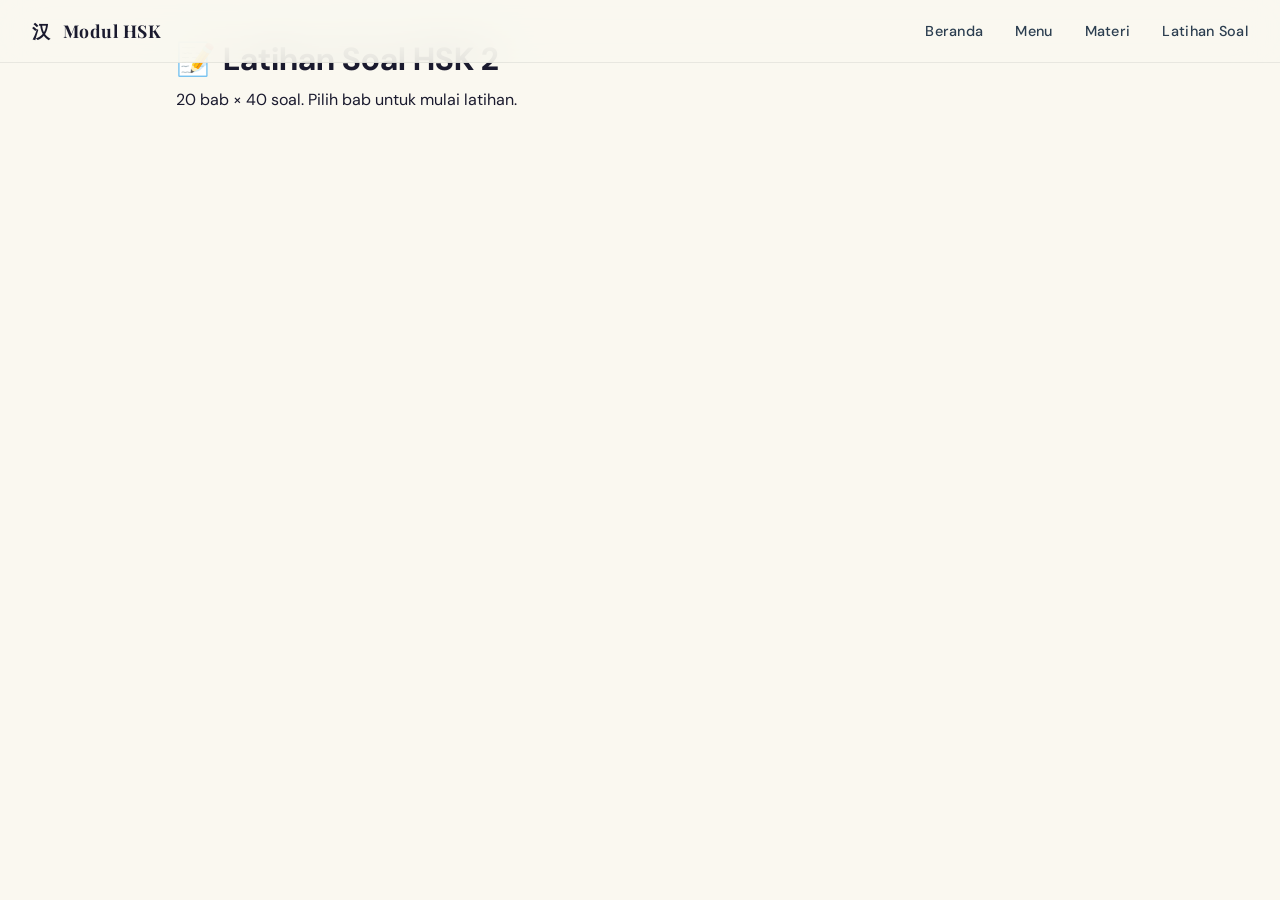
<file: hsk2-soal.html>
<!DOCTYPE html>
<html lang="id">
<head>
    <meta charset="UTF-8">
    <meta name="viewport" content="width=device-width, initial-scale=1.0">
    <title>Latihan Soal HSK 2 — Modul HSK Mandarin</title>
    <link rel="stylesheet" href="style.css">
    <style>
        .container{max-width:960px;margin:auto;padding:2rem 1rem}
        .bab-nav{display:flex;flex-wrap:wrap;gap:6px;margin-bottom:1.5rem}
        .bab-btn{padding:6px 14px;border:1px solid #ddd;border-radius:16px;background:#fff;cursor:pointer;font-size:.9rem;transition:.2s}
        .bab-btn.active,.bab-btn:hover{background:#c0392b;color:#fff;border-color:#c0392b}
        .bab-content{display:none}.bab-content.active{display:block}
        .section-title{background:#f8f8f8;padding:10px 16px;border-left:4px solid #c0392b;margin:1.5rem 0 1rem;font-weight:700;font-size:1.05rem}
        .soal{background:#fff;border:1px solid #eee;border-radius:8px;padding:1rem 1.2rem;margin-bottom:1rem}
        .soal p{margin-bottom:.5rem;font-size:1rem}
        .soal .hanzi-q{font-size:1.15rem;font-weight:600;margin-bottom:.7rem;line-height:1.6}
        .options label{display:block;padding:6px 10px;margin:4px 0;border-radius:6px;cursor:pointer;transition:.15s}
        .options label:hover{background:#f5f5f5}
        .options input{margin-right:8px}
        .correct{background:#d4edda !important;border:1px solid #28a745}
        .wrong{background:#f8d7da !important;border:1px solid #dc3545}
        .kunci-box{background:#fffbe6;border:1px solid #f1c40f;border-radius:8px;padding:1rem;margin-top:1.5rem;display:none}
        .kunci-box.show{display:block}
        .toggle-btn{background:#c0392b;color:#fff;border:none;padding:10px 20px;border-radius:8px;cursor:pointer;font-size:1rem;margin-top:1rem}
        .toggle-btn:hover{background:#a93226}
        .score-display{font-size:1.1rem;font-weight:700;margin:1rem 0;color:#c0392b}
        .paragraph-box{background:#fffde7;border:1px solid #e0d68a;padding:12px 16px;border-radius:8px;margin-bottom:1rem;line-height:1.8;font-size:1.05rem}
        .arrange-area{display:flex;flex-wrap:wrap;gap:8px;margin:8px 0}
        .word-chip{background:#e3f2fd;border:1px solid #90caf9;padding:6px 14px;border-radius:16px;cursor:pointer;user-select:none;transition:.2s;font-size:1rem}
        .word-chip:hover{background:#bbdefb}
        .word-chip.selected{background:#c0392b;color:#fff;border-color:#c0392b}
        .answer-line{min-height:42px;border:2px dashed #ccc;border-radius:8px;padding:8px 12px;margin:8px 0;display:flex;flex-wrap:wrap;gap:6px}
        .answer-line .word-chip{background:#fff3e0;border-color:#ffb74d}
    </style>
</head>
<body>
    <nav class="navbar">
        <div class="nav-brand"><span class="logo">汉</span><span>Modul HSK</span></div>
        <div class="nav-links">
            <a href="index.html">Beranda</a>
            <a href="menu.html">Menu</a>
            <a href="hsk2-materi.html">Materi</a>
            <a href="hsk2-soal.html" class="active">Latihan Soal</a>
        </div>
    </nav>
    <main class="container">
        <h1>📝 Latihan Soal HSK 2</h1>
        <p>20 bab × 40 soal. Pilih bab untuk mulai latihan.</p>
        <div class="bab-nav" id="babNav"></div>
        <div id="babContainer"></div>
    </main>
<script>
if(sessionStorage.getItem('hsk_auth')!=='true'){window.location.href='menu.html';}

const BABS = [
// ====== BAB 1: Perjalanan & Liburan ======
{
title:"Bab 1: Perjalanan & Liburan",
A:[
{q:"我想去中国旅游。",o:["Saya ingin berwisata ke Tiongkok.","Saya ingin tinggal di Tiongkok.","Saya pernah ke Tiongkok.","Saya tidak suka Tiongkok."],a:0},
{q:"从北京到上海坐火车要五个小时。",o:["Dari Beijing ke Shanghai naik kereta butuh 5 jam.","Dari Beijing ke Shanghai naik pesawat butuh 5 jam.","Beijing dan Shanghai sangat dekat.","Saya tidak mau ke Shanghai."],a:0},
{q:"我们住在一家很好的宾馆。",o:["Kami tinggal di hotel yang bagus.","Kami bekerja di hotel yang bagus.","Kami makan di hotel yang bagus.","Kami memiliki hotel yang bagus."],a:0},
{q:"你的护照在哪儿？",o:["Paspormu di mana?","Kamu mau ke mana?","Kamu bawa apa?","Siapa yang bawa paspor?"],a:0},
{q:"飞机票太贵了，我们坐火车吧。",o:["Tiket pesawat terlalu mahal, kita naik kereta saja.","Tiket kereta terlalu mahal, kita naik pesawat saja.","Tiket pesawat sangat murah.","Kita tidak perlu tiket."],a:0},
{q:"他去过很多地方旅游。",o:["Dia pernah berwisata ke banyak tempat.","Dia tidak suka berwisata.","Dia ingin pergi ke banyak tempat.","Dia hanya pergi ke satu tempat."],a:0},
{q:"请问，火车站怎么走？",o:["Permisi, bagaimana ke stasiun kereta?","Permisi, ini stasiun kereta?","Permisi, stasiun kereta buka jam berapa?","Permisi, kereta jam berapa berangkat?"],a:0},
{q:"去机场要一个小时。",o:["Ke bandara butuh satu jam.","Bandara sudah tutup.","Saya tidak mau ke bandara.","Bandara sangat dekat."],a:0},
{q:"我第一次坐飞机。",o:["Ini pertama kali saya naik pesawat.","Saya sering naik pesawat.","Saya tidak mau naik pesawat.","Pesawat sudah berangkat."],a:0},
{q:"我们明天回家。",o:["Kita besok pulang.","Kita besok pergi.","Kita kemarin pulang.","Kita tidak mau pulang."],a:0},
{q:"这条路很长，我们走了很久。",o:["Jalan ini sangat panjang, kami berjalan lama.","Jalan ini sangat pendek.","Kami tidak berjalan.","Jalan ini sangat bagus."],a:0},
{q:"地图上看，这个地方离这儿不远。",o:["Di peta, tempat ini tidak jauh dari sini.","Di peta, tidak ada tempat ini.","Tempat ini sangat jauh.","Saya tidak punya peta."],a:0},
{q:"你准备好了吗？我们出发吧。",o:["Kamu sudah siap? Kita berangkat ya.","Kamu sudah makan? Kita pergi makan ya.","Kamu mau tidur? Selamat malam.","Kamu sudah pulang? Sampai jumpa."],a:0},
{q:"他一个人去旅游了。",o:["Dia pergi wisata sendirian.","Dia pergi wisata bersama teman.","Dia tidak pergi wisata.","Dia mau pergi wisata bersama saya."],a:0},
{q:"我送你到机场。",o:["Saya antar kamu ke bandara.","Saya menjemput kamu di bandara.","Saya menunggu kamu di bandara.","Saya bekerja di bandara."],a:0}
],
B:{
paragraphs:[
{text:"小王和他的妻子今年去了日本旅游。他们坐飞机去的，从北京到东京要三个小时。他们在东京住了五天，去了很多地方，吃了很多好吃的日本菜。小王觉得日本非常干净，人也很热情。他的妻子最喜欢买东西，她买了很多衣服和礼物。虽然旅游很累，但是他们都很开心。",
qs:[
{q:"小王和谁一起去旅游？",o:["他的妻子","他的朋友","他的同事","他一个人"],a:0},
{q:"他们怎么去的日本？",o:["坐飞机","坐火车","坐船","开车"],a:0},
{q:"他们在东京住了几天？",o:["五天","三天","七天","十天"],a:0},
{q:"小王觉得日本怎么样？",o:["非常干净","非常大","非常便宜","非常远"],a:0},
{q:"小王的妻子最喜欢做什么？",o:["买东西","吃饭","看风景","拍照"],a:0}
]},
{text:"我下个月准备去云南旅游。我已经在网上买好了机票，从上海到昆明的飞机票不太贵，往返一共一千五百块。我还订了一家宾馆，一个晚上两百块。我打算在那儿住一个星期，去看看那里的山和湖。朋友告诉我，云南的天气很好，不冷也不热。我希望这次旅游很开心。",
qs:[
{q:"他准备什么时候去云南？",o:["下个月","下个星期","明天","今天"],a:0},
{q:"他的飞机票一共多少钱？",o:["一千五百块","两千块","一千块","五百块"],a:0},
{q:"宾馆一个晚上多少钱？",o:["两百块","三百块","一百块","五百块"],a:0},
{q:"他打算在那儿住多久？",o:["一个星期","三天","两个星期","一个月"],a:0},
{q:"朋友说云南的天气怎么样？",o:["不冷也不热","很冷","很热","经常下雨"],a:0}
]},
{text:"去年夏天，我和家人一起去海边玩了三天。我们开车去的，路上花了四个小时。到了以后，我们先去宾馆放行李，然后去海边游泳。第二天，我们租了一条小船，在海上玩了一上午。第三天，我们去了一个很有名的市场买海鲜，那里的鱼又新鲜又便宜。这次旅行虽然时间不长，但是大家都玩得很开心。",
qs:[
{q:"他们怎么去的海边？",o:["开车","坐火车","坐飞机","走路"],a:0},
{q:"路上花了多长时间？",o:["四个小时","两个小时","六个小时","一个小时"],a:0},
{q:"第二天他们做了什么？",o:["租了小船在海上玩","去了市场","在宾馆休息","去游泳"],a:0},
{q:"市场的鱼怎么样？",o:["又新鲜又便宜","又贵又不好","不新鲜","很少"],a:0},
{q:"他们玩了几天？",o:["三天","五天","一个星期","两天"],a:0}
]}
]},
C:[
{words:["我们","一起","去","旅游","吧"],answer:"我们一起去旅游吧"},
{words:["坐","火车","从","北京","到","上海"],answer:"从北京到上海坐火车"},
{words:["飞机票","太","了","贵"],answer:"飞机票太贵了"},
{words:["你","去过","中国","吗"],answer:"你去过中国吗"},
{words:["这家","宾馆","很","不错"],answer:"这家宾馆很不错"},
{words:["我","想","明年","去","日本"],answer:"我想明年去日本"},
{words:["他","第一次","坐","飞机"],answer:"他第一次坐飞机"},
{words:["从","这儿","到","机场","不","远"],answer:"从这儿到机场不远"},
{words:["我们","回家","明天","吧"],answer:"我们明天回家吧"},
{words:["路上","要","两个","小时"],answer:"路上要两个小时"}
]
},
// ====== BAB 2: Olahraga & Kesehatan ======
{
title:"Bab 2: Olahraga & Kesehatan",
A:[
{q:"他每天早上跑步半个小时。",o:["Dia jogging setengah jam setiap pagi.","Dia berjalan setengah jam setiap pagi.","Dia berenang setengah jam setiap pagi.","Dia tidur setengah jam setiap pagi."],a:0},
{q:"游泳对身体很好。",o:["Berenang baik untuk kesehatan.","Berenang tidak baik untuk kesehatan.","Berenang sangat sulit.","Berenang sangat mahal."],a:0},
{q:"你生病了，应该多喝水。",o:["Kamu sakit, seharusnya banyak minum air.","Kamu sakit, seharusnya banyak makan.","Kamu sakit, jangan minum air.","Kamu tidak sakit."],a:0},
{q:"我觉得身体不太舒服。",o:["Saya merasa badan tidak terlalu enak.","Saya merasa sangat senang.","Saya merasa sangat lapar.","Saya merasa sangat panas."],a:0},
{q:"你吃药了吗？",o:["Sudah minum obat belum?","Sudah makan belum?","Sudah tidur belum?","Sudah pergi belum?"],a:0},
{q:"他踢足球踢得非常好。",o:["Dia bermain sepak bola sangat bagus.","Dia bermain basket sangat bagus.","Dia tidak suka sepak bola.","Dia baru belajar sepak bola."],a:0},
{q:"我们去打篮球吧。",o:["Kita bermain basket yuk.","Kita bermain sepak bola yuk.","Kita pergi berenang yuk.","Kita pulang yuk."],a:0},
{q:"跑步以后，我很渴。",o:["Setelah jogging, saya sangat haus.","Sebelum jogging, saya sangat haus.","Setelah jogging, saya sangat lapar.","Saya tidak suka jogging."],a:0},
{q:"你应该多运动，少吃零食。",o:["Kamu harus banyak olahraga, kurangi makan camilan.","Kamu harus banyak makan camilan.","Kamu tidak perlu olahraga.","Kamu harus banyak tidur."],a:0},
{q:"她的眼睛最近不太好。",o:["Matanya akhir-akhir ini kurang baik.","Matanya sangat indah.","Matanya sangat besar.","Dia tidak punya kacamata."],a:0},
{q:"医生说我要多休息。",o:["Dokter bilang saya harus banyak istirahat.","Dokter bilang saya sudah sehat.","Dokter bilang saya harus banyak olahraga.","Dokter tidak ada di rumah sakit."],a:0},
{q:"他生病了，不能来上课。",o:["Dia sakit, tidak bisa datang ke kelas.","Dia sibuk, tidak mau datang.","Dia sudah pulang ke rumah.","Dia tidak suka belajar."],a:0},
{q:"我一边跑步，一边听音乐。",o:["Saya jogging sambil mendengarkan musik.","Saya menyanyi sambil menari.","Saya makan sambil minum.","Saya belajar sambil menulis."],a:0},
{q:"虽然很累，但是运动以后很开心。",o:["Meskipun capek, tapi setelah olahraga sangat senang.","Olahraga tidak capek.","Saya tidak suka olahraga.","Olahraga membuat saya sedih."],a:0},
{q:"他的身体一直很好，因为他每天运动。",o:["Kesehatannya selalu baik karena dia olahraga setiap hari.","Dia tidak pernah olahraga.","Dia sering sakit.","Dia baru mulai olahraga."],a:0}
],
B:{
paragraphs:[
{text:"我的朋友小李非常喜欢运动。他每天早上六点起床跑步，跑完步以后去游泳。他觉得运动让他的身体很好，很少生病。上个月他参加了一个跑步比赛，跑了十公里，得了第三名。他的妻子也开始跟他一起运动了，他们每个周末一起去爬山。",
qs:[
{q:"小李每天早上几点起床？",o:["六点","七点","五点","八点"],a:0},
{q:"跑完步以后他做什么？",o:["去游泳","去吃饭","去上班","去睡觉"],a:0},
{q:"上个月比赛他跑了多远？",o:["十公里","五公里","二十公里","三公里"],a:0},
{q:"他比赛得了第几名？",o:["第三名","第一名","第二名","最后一名"],a:0},
{q:"周末他们做什么？",o:["一起去爬山","一起去看电影","一起去买东西","一起去游泳"],a:0}
]},
{text:"上个星期我生病了，头很疼，还发烧了。妈妈带我去了医院。医生给我检查了身体，说我感冒了，要多喝水，多休息，还开了一些药。我在家里休息了三天，每天吃药、喝热水。第四天我觉得好多了，但是医生说还要再休息两天才能去上课。生病的时候才知道身体健康最重要。",
qs:[
{q:"他生病的时候有什么症状？",o:["头疼、发烧","肚子疼","腿疼","眼睛疼"],a:0},
{q:"谁带他去医院？",o:["妈妈","爸爸","朋友","自己去"],a:0},
{q:"医生说他怎么了？",o:["感冒了","受伤了","太累了","没问题"],a:0},
{q:"他在家休息了几天才觉得好？",o:["三天","两天","一天","五天"],a:0},
{q:"他觉得什么最重要？",o:["身体健康","学习","工作","钱"],a:0}
]},
{text:"我们学校每年秋天都有一个运动会。今年的运动会上，我参加了一百米跑步和跳远比赛。一百米跑步我跑了第五名，不太好。但是跳远我跳得不错，得了第二名。我们班还参加了篮球比赛，虽然没有赢，但是大家都玩得很开心。运动会以后，老师请我们吃了冰淇淋。",
qs:[
{q:"学校的运动会在什么时候？",o:["每年秋天","每年春天","每年夏天","每年冬天"],a:0},
{q:"他一百米跑了第几名？",o:["第五名","第一名","第二名","第三名"],a:0},
{q:"跳远他得了第几名？",o:["第二名","第一名","第三名","第五名"],a:0},
{q:"篮球比赛结果怎么样？",o:["没有赢","赢了","没参加","取消了"],a:0},
{q:"运动会以后老师做了什么？",o:["请他们吃冰淇淋","让他们写作业","让他们回家","让他们继续练习"],a:0}
]}
]},
C:[
{words:["每天","他","跑步","早上"],answer:"他每天早上跑步"},
{words:["身体","游泳","对","好","很"],answer:"游泳对身体很好"},
{words:["生病","了","你","应该","休息","多"],answer:"你生病了应该多休息"},
{words:["吃药","了","你","吗"],answer:"你吃药了吗"},
{words:["虽然","累","很","但是","开心","很"],answer:"虽然很累但是很开心"},
{words:["运动","让","身体","好","很"],answer:"运动让身体很好"},
{words:["一边","他","跑步","一边","听","音乐"],answer:"他一边跑步一边听音乐"},
{words:["医生","说","多","要","喝水"],answer:"医生说要多喝水"},
{words:["打篮球","我们","去","吧"],answer:"我们去打篮球吧"},
{words:["的","眼睛","她","不太好","最近"],answer:"她的眼睛最近不太好"}
]
},
// ====== BAB 3: Cuaca & Musim ======
{
title:"Bab 3: Cuaca & Musim",
A:[
{q:"今天天气很好，是晴天。",o:["Hari ini cuaca bagus, cerah.","Hari ini hujan.","Hari ini mendung.","Hari ini sangat dingin."],a:0},
{q:"明天可能下雨，你带伞吧。",o:["Besok mungkin hujan, bawa payung ya.","Besok pasti cerah.","Kamu tidak perlu payung.","Besok sangat panas."],a:0},
{q:"北京的冬天非常冷，经常下雪。",o:["Musim dingin Beijing sangat dingin, sering turun salju.","Beijing tidak pernah turun salju.","Beijing selalu panas.","Beijing musim dingin sangat pendek."],a:0},
{q:"夏天太热了，我不想出门。",o:["Musim panas terlalu panas, saya tidak mau keluar.","Musim panas sangat nyaman.","Saya suka musim panas.","Musim panas sangat dingin."],a:0},
{q:"春天的时候花都开了。",o:["Saat musim semi bunga-bunga bermekaran.","Musim semi sangat dingin.","Musim semi tidak ada bunga.","Bunga bermekaran di musim dingin."],a:0},
{q:"秋天是我最喜欢的季节。",o:["Musim gugur adalah musim favorit saya.","Saya tidak suka musim gugur.","Musim panas adalah favorit saya.","Musim dingin adalah favorit saya."],a:0},
{q:"外面的风很大，别出去。",o:["Angin di luar kencang, jangan keluar.","Di luar sangat panas.","Di luar sangat dingin.","Di luar turun salju."],a:0},
{q:"今天比昨天冷多了。",o:["Hari ini jauh lebih dingin dari kemarin.","Hari ini lebih panas dari kemarin.","Hari ini sama dengan kemarin.","Kemarin sangat dingin."],a:0},
{q:"下雪了！孩子们很高兴。",o:["Turun salju! Anak-anak sangat senang.","Turun hujan! Anak-anak sangat sedih.","Hari ini cerah.","Anak-anak tidak suka salju."],a:0},
{q:"这几天一直是阴天。",o:["Beberapa hari ini terus mendung.","Beberapa hari ini cerah.","Hari ini hujan lebat.","Cuaca sangat bagus."],a:0},
{q:"如果明天是晴天，我们就去公园。",o:["Kalau besok cerah, kita pergi ke taman.","Kalau besok hujan, kita pergi ke taman.","Kita tidak mau ke taman.","Besok pasti hujan."],a:0},
{q:"南方的冬天不太冷。",o:["Musim dingin di selatan tidak terlalu dingin.","Musim dingin di selatan sangat dingin.","Selatan tidak ada musim dingin.","Selatan selalu panas."],a:0},
{q:"昨天下了一天的雨。",o:["Kemarin hujan seharian.","Kemarin cerah seharian.","Kemarin turun salju seharian.","Kemarin tidak hujan."],a:0},
{q:"天气预报说后天有大风。",o:["Ramalan cuaca bilang lusa ada angin kencang.","Ramalan cuaca bilang besok hujan.","Ramalan cuaca bilang lusa cerah.","Tidak ada ramalan cuaca."],a:0},
{q:"这个城市一年四季都很暖和。",o:["Kota ini hangat sepanjang tahun.","Kota ini sangat dingin.","Kota ini hanya panas di musim panas.","Kota ini tidak ada musim."],a:0}
],
B:{
paragraphs:[
{text:"北京有四个季节：春天、夏天、秋天和冬天。春天不太长，天气慢慢变暖和了，人们喜欢去公园看花。夏天非常热，有时候有三十八九度。秋天是最好的季节，不冷也不热，天空很蓝。冬天很冷，经常下雪，最冷的时候有零下十几度。我最喜欢秋天，因为天气很舒服。",
qs:[
{q:"北京有几个季节？",o:["四个","两个","三个","一个"],a:0},
{q:"夏天最热有多少度？",o:["三十八九度","二十度","四十五度","三十度"],a:0},
{q:"他最喜欢什么季节？",o:["秋天","春天","夏天","冬天"],a:0},
{q:"冬天最冷有多少度？",o:["零下十几度","零下五度","零度","零下二十度"],a:0},
{q:"秋天的天空是什么颜色？",o:["蓝色","灰色","白色","红色"],a:0}
]},
{text:"上个周末我和朋友去爬山了。早上出门的时候天气很好，是晴天。可是走到山上的时候，突然下起了大雨。我们没有带伞，衣服都湿了。我们找了一个地方等雨停。等了大概半个小时，雨停了，太阳又出来了。虽然被雨淋了，但是看到了一道很美的彩虹，我们都很开心。",
qs:[
{q:"早上出门的时候天气怎么样？",o:["晴天","下雨","下雪","刮风"],a:0},
{q:"爬山的时候发生了什么？",o:["突然下大雨了","天气变冷了","起风了","下雪了"],a:0},
{q:"他们带伞了吗？",o:["没有","带了","带了一把","买了伞"],a:0},
{q:"雨停了以后出现了什么？",o:["彩虹","闪电","大风","乌云"],a:0},
{q:"等了多长时间雨才停？",o:["大概半个小时","一个小时","十分钟","两个小时"],a:0}
]},
{text:"我的家乡在南方，那里的天气跟北方很不一样。冬天不太冷，很少下雪，但是经常下雨。夏天很热，而且很潮湿。我在北京上大学，刚来的时候不习惯北方的天气，觉得冬天太冷了，而且空气很干燥。但是我很喜欢北京的秋天，天高云淡，非常舒服。现在我已经慢慢习惯了。",
qs:[
{q:"他的家乡在哪儿？",o:["南方","北方","东方","西方"],a:0},
{q:"家乡的冬天怎么样？",o:["不太冷，经常下雨","非常冷，经常下雪","很热","很干燥"],a:0},
{q:"他在哪儿上大学？",o:["北京","上海","家乡","广州"],a:0},
{q:"他觉得北方冬天怎么样？",o:["太冷了，空气干燥","很舒服","跟南方一样","不冷"],a:0},
{q:"他喜欢北京的什么季节？",o:["秋天","春天","夏天","冬天"],a:0}
]}
]},
C:[
{words:["今天","比","昨天","冷"],answer:"今天比昨天冷"},
{words:["下雨","了","明天","可能"],answer:"明天可能下雨了"},
{words:["北京","的","冬天","很","冷"],answer:"北京的冬天很冷"},
{words:["最","秋天","是","好的","季节"],answer:"秋天是最好的季节"},
{words:["带","伞","你","吧"],answer:"你带伞吧"},
{words:["外面","风","很","大"],answer:"外面风很大"},
{words:["下雪","了","孩子们","高兴","很"],answer:"下雪了孩子们很高兴"},
{words:["天气","好","如果","去","公园","我们"],answer:"如果天气好我们去公园"},
{words:["一直","阴天","这几天","是"],answer:"这几天一直是阴天"},
{words:["夏天","太","了","热"],answer:"夏天太热了"}
]
},
// ====== BAB 4: Belanja & Pakaian ======
{
title:"Bab 4: Belanja & Pakaian",
A:[
{q:"这件衣服多少钱？",o:["Baju ini berapa harganya?","Baju ini warna apa?","Baju ini siapa punya?","Baju ini dari mana?"],a:0},
{q:"太贵了，能便宜一点吗？",o:["Terlalu mahal, bisa murah sedikit?","Sangat murah, saya mau beli.","Saya tidak butuh.","Ini sudah murah."],a:0},
{q:"她穿了一件红色的裙子。",o:["Dia memakai rok merah.","Dia memakai rok putih.","Dia membeli rok merah.","Dia tidak suka rok."],a:0},
{q:"这双鞋太小了，有大一号的吗？",o:["Sepatu ini terlalu kecil, ada satu nomor lebih besar?","Sepatu ini pas.","Sepatu ini terlalu besar.","Saya tidak mau sepatu."],a:0},
{q:"我想买一条新裤子。",o:["Saya ingin beli celana baru.","Saya ingin beli baju baru.","Saya ingin beli sepatu baru.","Saya tidak mau beli apa-apa."],a:0},
{q:"这个颜色很好看。",o:["Warna ini bagus.","Warna ini jelek.","Warna ini terlalu gelap.","Saya tidak suka warna."],a:0},
{q:"你穿多大号的衣服？",o:["Kamu pakai ukuran berapa?","Kamu suka warna apa?","Kamu punya berapa baju?","Kamu mau beli apa?"],a:0},
{q:"这家店的东西又好又便宜。",o:["Barang di toko ini bagus dan murah.","Barang di toko ini mahal.","Toko ini sudah tutup.","Toko ini tidak punya barang."],a:0},
{q:"黑色的裤子比白色的贵。",o:["Celana hitam lebih mahal dari yang putih.","Celana putih lebih mahal.","Harganya sama.","Dua-duanya murah."],a:0},
{q:"我给妈妈买了一块新手表。",o:["Saya membelikan ibu jam tangan baru.","Ibu membelikan saya jam tangan.","Saya menjual jam tangan ibu.","Saya tidak membeli apa-apa."],a:0},
{q:"这件白色的衬衫很适合你。",o:["Kemeja putih ini sangat cocok untukmu.","Kemeja ini terlalu besar.","Kemeja ini terlalu mahal.","Kamu tidak suka kemeja."],a:0},
{q:"超市里什么都有。",o:["Di supermarket ada segalanya.","Supermarket kosong.","Supermarket sudah tutup.","Supermarket sangat kecil."],a:0},
{q:"她喜欢在网上买东西。",o:["Dia suka belanja online.","Dia tidak suka belanja.","Dia suka ke toko.","Dia tidak punya uang."],a:0},
{q:"这条围巾是送给你的礼物。",o:["Syal ini adalah hadiah untukmu.","Syal ini milik saya.","Syal ini sangat mahal.","Syal ini jelek."],a:0},
{q:"他的旧鞋已经坏了。",o:["Sepatu lamanya sudah rusak.","Sepatu barunya sangat bagus.","Dia beli sepatu baru.","Sepatunya masih bagus."],a:0}
],
B:{
paragraphs:[
{text:"上个周末我和姐姐去商场买衣服。姐姐看上了一件红色的裙子，很漂亮，但是要八百块钱，她觉得太贵了。后来她在另一家店找到了一件差不多的，只要三百块，她很高兴地买了。我买了一双白色的运动鞋和一条黑色的裤子。运动鞋两百五十块，裤子一百八十块。我们一共花了七百多块钱。",
qs:[
{q:"姐姐最后买了什么？",o:["三百块的裙子","八百块的裙子","运动鞋","裤子"],a:0},
{q:"第一件裙子她为什么没买？",o:["太贵了","不好看","太大了","颜色不好"],a:0},
{q:"我买了什么？",o:["运动鞋和裤子","裙子和鞋","裤子和围巾","什么都没买"],a:0},
{q:"运动鞋多少钱？",o:["两百五十块","三百块","两百块","一百块"],a:0},
{q:"他们一共花了多少钱？",o:["七百多块","五百多块","一千块","三百块"],a:0}
]},
{text:"我的朋友小红非常喜欢买衣服。她的衣柜里有几十件衣服，但是她还是觉得没有衣服穿。每次出门之前，她都要花半个小时选衣服。她最喜欢的颜色是粉色，所以她的衣服大部分都是粉色的。她丈夫觉得她买的衣服太多了，让她少买一点。但是小红说，女人永远觉得自己少一件衣服。",
qs:[
{q:"小红的衣柜里有多少衣服？",o:["几十件","几件","一百件","很少"],a:0},
{q:"她出门前花多长时间选衣服？",o:["半个小时","十分钟","一个小时","两个小时"],a:0},
{q:"她最喜欢什么颜色？",o:["粉色","红色","白色","黑色"],a:0},
{q:"她丈夫怎么说？",o:["让她少买一点","让她多买一点","觉得很好","也喜欢买衣服"],a:0},
{q:"小红觉得自己衣服够吗？",o:["永远觉得少一件","觉得够了","觉得太多了","不关心"],a:0}
]},
{text:"我最近在网上买了一双鞋。网上的图片看起来很好看，价格也比实体店便宜两百块。但是收到以后我发现鞋子的颜色跟图片不一样，而且穿起来不舒服，太小了。我想退货，但是客服说已经过了退货时间了。所以以后买鞋我还是要去实体店试一试再买。",
qs:[
{q:"他在哪里买的鞋？",o:["网上","商场","超市","朋友那里"],a:0},
{q:"网上比实体店便宜多少？",o:["两百块","一百块","三百块","五十块"],a:0},
{q:"鞋子有什么问题？",o:["颜色不对，太小了","太大了","太贵了","质量很好"],a:0},
{q:"他能退货吗？",o:["不能，过了退货时间","可以退","已经退了","不想退"],a:0},
{q:"以后他打算怎么买鞋？",o:["去实体店试了再买","继续网上买","不买鞋了","让朋友帮忙买"],a:0}
]}
]},
C:[
{words:["多少","这件","钱","衣服"],answer:"这件衣服多少钱"},
{words:["便宜","一点","能","吗"],answer:"能便宜一点吗"},
{words:["穿了","她","红色","一件","裙子","的"],answer:"她穿了一件红色的裙子"},
{words:["太","了","这双","小","鞋"],answer:"这双鞋太小了"},
{words:["好看","颜色","这个","很"],answer:"这个颜色很好看"},
{words:["买东西","她","在","喜欢","网上"],answer:"她喜欢在网上买东西"},
{words:["又","好","又","便宜","东西","的","这家店"],answer:"这家店的东西又好又便宜"},
{words:["给","买了","妈妈","我","手表","一块"],answer:"我给妈妈买了一块手表"},
{words:["比","贵","黑色","白色","的","的"],answer:"黑色的比白色的贵"},
{words:["新","一条","我","裤子","想","买"],answer:"我想买一条新裤子"}
]
},
// ====== BAB 5: Pekerjaan & Kantor ======
{
title:"Bab 5: Pekerjaan & Kantor",
A:[
{q:"他在一家大公司工作。",o:["Dia bekerja di perusahaan besar.","Dia memiliki perusahaan besar.","Dia tidak bekerja.","Dia baru lulus sekolah."],a:0},
{q:"今天的工作很多，我很忙。",o:["Kerjaan hari ini banyak, saya sibuk.","Hari ini tidak ada kerjaan.","Saya sangat santai.","Saya sudah selesai kerja."],a:0},
{q:"他每天早上九点上班。",o:["Dia masuk kerja jam 9 setiap pagi.","Dia pulang kerja jam 9.","Dia tidak kerja.","Dia kerja di rumah."],a:0},
{q:"我下午五点下班。",o:["Saya pulang kerja jam 5 sore.","Saya masuk kerja jam 5 sore.","Saya istirahat jam 5 sore.","Saya makan jam 5 sore."],a:0},
{q:"老板让我明天准备一个报告。",o:["Bos menyuruh saya menyiapkan laporan besok.","Bos memberikan saya uang.","Bos menyuruh saya pulang.","Bos tidak ada di kantor."],a:0},
{q:"她的工作是教中文。",o:["Pekerjaannya mengajar bahasa Mandarin.","Dia belajar bahasa Mandarin.","Dia tidak bisa bahasa Mandarin.","Dia suka bahasa Mandarin."],a:0},
{q:"公司离我家很远，我坐地铁上班。",o:["Kantor jauh dari rumah, saya naik MRT ke kantor.","Kantor dekat rumah.","Saya jalan kaki ke kantor.","Saya tidak pergi ke kantor."],a:0},
{q:"这个月他工作做得非常好。",o:["Bulan ini kinerjanya sangat bagus.","Bulan ini dia tidak kerja.","Bulan ini dia sakit.","Bulan ini dia libur."],a:0},
{q:"我找了半年才找到工作。",o:["Saya cari setengah tahun baru dapat kerja.","Saya langsung dapat kerja.","Saya tidak mau kerja.","Saya sudah bekerja lama."],a:0},
{q:"同事们都很热情，帮助我很多。",o:["Rekan-rekan sangat ramah, banyak membantu saya.","Rekan-rekan tidak suka saya.","Saya tidak punya rekan kerja.","Rekan-rekan sangat sibuk."],a:0},
{q:"开会的时候别玩手机。",o:["Saat rapat jangan main HP.","Saat rapat harus main HP.","Rapat sudah selesai.","Tidak ada rapat hari ini."],a:0},
{q:"我觉得这份工作很有意思。",o:["Saya merasa pekerjaan ini menarik.","Saya tidak suka pekerjaan ini.","Pekerjaan ini sangat membosankan.","Saya mau berhenti kerja."],a:0},
{q:"因为工作太忙，他没时间运动。",o:["Karena terlalu sibuk kerja, dia tidak ada waktu olahraga.","Dia sering olahraga.","Dia tidak bekerja.","Dia punya banyak waktu."],a:0},
{q:"我希望以后能在外国工作。",o:["Saya berharap bisa kerja di luar negeri.","Saya tidak mau kerja di luar negeri.","Saya sudah kerja di luar negeri.","Saya tidak suka luar negeri."],a:0},
{q:"她刚开始工作，还不太习惯。",o:["Dia baru mulai kerja, belum terbiasa.","Dia sudah kerja lama.","Dia sangat terbiasa.","Dia mau berhenti kerja."],a:0}
],
B:{
paragraphs:[
{text:"我大学毕业以后找了三个月的工作。我投了很多公司，但是只有两家给我面试的机会。第一家公司的工资太少了，我没有去。第二家公司很好，虽然工资不算很高，但是同事们都很好，老板也不错。我已经在这家公司工作半年了，每天早上九点上班，下午六点下班。工作虽然有时候很忙，但是我觉得学到了很多东西。",
qs:[
{q:"他找了多久的工作？",o:["三个月","一个月","半年","一年"],a:0},
{q:"几家公司给了他面试机会？",o:["两家","一家","三家","五家"],a:0},
{q:"第一家公司他为什么没去？",o:["工资太少","太远了","不喜欢","已经满了"],a:0},
{q:"他每天几点下班？",o:["下午六点","下午五点","下午七点","下午四点"],a:0},
{q:"他觉得这份工作怎么样？",o:["学到了很多东西","太无聊了","太累了","不想做了"],a:0}
]},
{text:"小张在一家网络公司做程序员。他每天的工作是写代码和开会。有时候工作很忙，要加班到晚上九十点。但是公司给的工资很高，福利也不错。他的办公室在二十层，从窗户能看到很远的地方。小张觉得虽然工作压力大，但是他很喜欢这份工作，因为每天都能学到新的东西。他希望以后能当一个技术主管。",
qs:[
{q:"小张的工作是什么？",o:["程序员","老师","医生","司机"],a:0},
{q:"他加班到几点？",o:["晚上九十点","晚上七点","晚上八点","不加班"],a:0},
{q:"他的办公室在几层？",o:["二十层","十层","五层","三十层"],a:0},
{q:"他觉得工作压力怎么样？",o:["压力大","没有压力","压力很小","不确定"],a:0},
{q:"他以后想做什么？",o:["当技术主管","换工作","出国","开公司"],a:0}
]},
{text:"我的姐姐是一名小学老师。她每天早上七点半到学校，下午四点下班。她教的是三年级的数学课。姐姐说虽然当老师工资不算高，但是她非常喜欢这份工作，因为她喜欢和孩子们在一起。每到教师节，学生们都会送她花和卡片。姐姐觉得，看到孩子们学到东西，是最开心的事情。",
qs:[
{q:"姐姐是做什么的？",o:["小学老师","中学老师","大学老师","医生"],a:0},
{q:"她几点到学校？",o:["七点半","八点","七点","九点"],a:0},
{q:"她教什么课？",o:["数学","语文","英语","体育"],a:0},
{q:"教师节学生给她什么？",o:["花和卡片","书和笔","礼物和钱","蛋糕"],a:0},
{q:"姐姐觉得什么最开心？",o:["看到孩子们学到东西","工资高","放假","不用上班"],a:0}
]}
]},
C:[
{words:["在","他","公司","大","一家","工作"],answer:"他在一家大公司工作"},
{words:["上班","每天","九点","他","早上"],answer:"他每天早上九点上班"},
{words:["让","老板","准备","我","报告"],answer:"老板让我准备报告"},
{words:["工作","是","教","她的","中文"],answer:"她的工作是教中文"},
{words:["找到","了","才","半年","工作","找了"],answer:"找了半年才找到工作"},
{words:["同事们","很","都","热情"],answer:"同事们都很热情"},
{words:["别","手机","玩","开会","的时候"],answer:"开会的时候别玩手机"},
{words:["忙","太","因为","没时间","运动"],answer:"因为太忙没时间运动"},
{words:["希望","在","能","工作","外国","我"],answer:"我希望能在外国工作"},
{words:["做得","工作","这个月","非常好","他"],answer:"这个月他工作做得非常好"}
]
}
];

// ====== BAB 6-20: Template babs with unique Bagian A ======
const BAB_TEMPLATES = [
// BAB 6: Keluarga & Hubungan
{title:"Bab 6: Keluarga & Hubungan",
A:[
{q:"我哥哥比我大三岁。",o:["Kakak saya tiga tahun lebih tua.","Adik saya tiga tahun lebih muda.","Saya lebih tua dari kakak.","Kami seumuran."],a:0},
{q:"她的丈夫是一个医生。",o:["Suaminya seorang dokter.","Ayahnya seorang dokter.","Kakaknya seorang dokter.","Dia seorang dokter."],a:0},
{q:"弟弟今年上小学一年级了。",o:["Adik tahun ini masuk SD kelas 1.","Adik tahun ini lulus SD.","Adik sudah SMP.","Adik belum sekolah."],a:0},
{q:"妹妹长得跟妈妈很像。",o:["Adik perempuan mirip ibu.","Adik perempuan mirip ayah.","Adik perempuan tidak mirip siapa-siapa.","Ibu sangat cantik."],a:0},
{q:"姐姐下个月结婚。",o:["Kakak bulan depan menikah.","Kakak sudah menikah.","Kakak tidak mau menikah.","Kakak baru bertunangan."],a:0},
{q:"爷爷奶奶住在农村。",o:["Kakek nenek tinggal di desa.","Kakek nenek tinggal di kota.","Kakek nenek tinggal di luar negeri.","Kakek nenek tinggal sendiri."],a:0},
{q:"我家有五口人。",o:["Keluarga saya ada lima orang.","Keluarga saya ada tiga orang.","Saya tinggal sendiri.","Saya punya lima anak."],a:0},
{q:"妈妈每天都给我们做饭。",o:["Ibu memasak untuk kami setiap hari.","Ibu tidak bisa masak.","Kami makan di luar setiap hari.","Ayah yang memasak."],a:0},
{q:"爸爸对我们很好。",o:["Ayah sangat baik kepada kami.","Ayah sangat sibuk.","Ayah jarang di rumah.","Ayah tidak peduli."],a:0},
{q:"他的孩子已经上大学了。",o:["Anaknya sudah kuliah.","Anaknya masih SD.","Anaknya belum sekolah.","Dia tidak punya anak."],a:0},
{q:"我们一家人经常一起吃晚饭。",o:["Kami sekeluarga sering makan malam bersama.","Kami jarang makan bersama.","Kami tidak pernah makan malam.","Kami masing-masing makan sendiri."],a:0},
{q:"祝你生日快乐！",o:["Selamat ulang tahun!","Selamat tahun baru!","Selamat makan!","Selamat tidur!"],a:0},
{q:"孩子们正在外面玩。",o:["Anak-anak sedang bermain di luar.","Anak-anak sedang tidur.","Anak-anak sedang belajar.","Anak-anak sedang makan."],a:0},
{q:"她让孩子九点睡觉。",o:["Dia menyuruh anak tidur jam 9.","Anak tidur jam 10.","Anak tidak mau tidur.","Dia tidur jam 9."],a:0},
{q:"我给妈妈打了一个电话。",o:["Saya menelepon ibu.","Ibu menelepon saya.","Saya mengirim pesan ke ibu.","Saya bertemu ibu."],a:0}
]},
// BAB 7: Makan & Minum
{title:"Bab 7: Makan & Minum",
A:[
{q:"这个菜非常好吃。",o:["Masakan ini sangat enak.","Masakan ini sangat mahal.","Masakan ini tidak bagus.","Masakan ini sangat banyak."],a:0},
{q:"我每天早上喝一杯牛奶。",o:["Saya minum segelas susu setiap pagi.","Saya minum kopi setiap pagi.","Saya tidak sarapan.","Saya makan roti setiap pagi."],a:0},
{q:"你要几个鸡蛋？",o:["Kamu mau berapa telur?","Kamu suka telur tidak?","Kamu bisa masak telur?","Telurnya di mana?"],a:0},
{q:"夏天吃西瓜很舒服。",o:["Musim panas makan semangka enak.","Musim dingin makan semangka enak.","Semangka sangat mahal.","Saya tidak suka semangka."],a:0},
{q:"我觉得中国菜比日本菜好吃。",o:["Saya rasa masakan Cina lebih enak dari Jepang.","Masakan Jepang lebih enak.","Dua-duanya sama.","Saya tidak suka masakan Asia."],a:0},
{q:"服务员，请给我一碗米饭。",o:["Pelayan, tolong beri saya semangkuk nasi.","Pelayan, saya mau pulang.","Pelayan, berapa harganya?","Pelayan, di mana toiletnya?"],a:0},
{q:"这条鱼是今天早上买的，很新鲜。",o:["Ikan ini dibeli tadi pagi, sangat segar.","Ikan ini sudah lama.","Ikan ini dari kemarin.","Ikan ini tidak enak."],a:0},
{q:"你喝茶还是咖啡？",o:["Kamu minum teh atau kopi?","Kamu mau makan apa?","Kamu suka teh?","Kamu punya kopi?"],a:0},
{q:"别吃太多零食，对身体不好。",o:["Jangan terlalu banyak makan camilan, tidak baik buat tubuh.","Camilan sangat sehat.","Kamu harus banyak makan camilan.","Camilan sangat mahal."],a:0},
{q:"妈妈做的菜最好吃。",o:["Masakan ibu paling enak.","Masakan restoran paling enak.","Ibu tidak bisa masak.","Saya tidak suka masakan ibu."],a:0},
{q:"我们点了三个菜一个汤。",o:["Kami pesan tiga lauk satu sup.","Kami hanya pesan minuman.","Kami tidak pesan apa-apa.","Kami pesan lima lauk."],a:0},
{q:"他不吃肉，只吃蔬菜。",o:["Dia tidak makan daging, hanya sayur.","Dia suka daging.","Dia makan semuanya.","Dia tidak suka sayur."],a:0},
{q:"这家饭店的面条很有名。",o:["Mie di restoran ini terkenal.","Restoran ini sudah tutup.","Mienya tidak enak.","Restoran ini baru buka."],a:0},
{q:"吃完饭以后我们去散步吧。",o:["Setelah makan kita jalan-jalan ya.","Sebelum makan kita jalan-jalan.","Kita tidak perlu jalan-jalan.","Kita makan di luar."],a:0},
{q:"我已经吃饱了，谢谢。",o:["Saya sudah kenyang, terima kasih.","Saya masih lapar.","Saya mau makan lagi.","Saya belum makan."],a:0}
]},
// BAB 8: Sekolah & Belajar
{title:"Bab 8: Sekolah & Belajar",
A:[
{q:"教室里有三十个学生。",o:["Di kelas ada 30 murid.","Di kelas ada 20 murid.","Kelas kosong.","Di kelas ada 10 murid."],a:0},
{q:"这道题我不会做。",o:["Soal ini saya tidak bisa kerjakan.","Soal ini sangat mudah.","Saya sudah selesai.","Soal ini tidak penting."],a:0},
{q:"下个星期有考试，我要好好准备。",o:["Minggu depan ada ujian, saya harus siap-siap.","Ujian sudah selesai.","Tidak ada ujian.","Saya tidak perlu belajar."],a:0},
{q:"老师说得太快了，我听不懂。",o:["Guru bicara terlalu cepat, saya tidak paham.","Guru bicara pelan.","Saya sudah mengerti.","Guru tidak bicara."],a:0},
{q:"他的中文说得越来越好了。",o:["Bahasa Mandarinnya semakin bagus.","Mandarinnya semakin jelek.","Dia tidak belajar Mandarin.","Dia baru mulai belajar."],a:0},
{q:"我觉得数学比语文难。",o:["Saya rasa matematika lebih sulit dari bahasa.","Bahasa lebih sulit.","Dua-duanya mudah.","Saya suka matematika."],a:0},
{q:"请把作业交给老师。",o:["Tolong kumpulkan PR ke guru.","Tolong bawa buku.","Guru tidak ada.","PR belum selesai."],a:0},
{q:"我们班有一个新同学。",o:["Kelas kami ada murid baru.","Kelas kami sangat kecil.","Tidak ada murid baru.","Semua murid sudah lama."],a:0},
{q:"图书馆里不能说话。",o:["Di perpustakaan tidak boleh bicara.","Di perpustakaan harus bicara.","Perpustakaan sudah tutup.","Perpustakaan sangat bising."],a:0},
{q:"他正在写作业。",o:["Dia sedang mengerjakan PR.","Dia sudah selesai PR.","Dia tidak punya PR.","Dia sedang main game."],a:0},
{q:"考试的时候别看别人的。",o:["Saat ujian jangan mencontek.","Saat ujian boleh mencontek.","Ujian sudah selesai.","Tidak ada ujian."],a:0},
{q:"我希望这次考试能考一百分。",o:["Saya berharap ujian ini bisa dapat 100.","Saya tidak peduli nilai.","Ujian tidak penting.","Saya pasti gagal."],a:0},
{q:"学中文最重要的是多说多练。",o:["Belajar Mandarin yang penting banyak bicara dan latihan.","Tidak perlu latihan.","Hanya perlu baca buku.","Belajar Mandarin mudah."],a:0},
{q:"她是我们班学习最好的学生。",o:["Dia murid terpandai di kelas kami.","Dia murid paling nakal.","Dia baru masuk kelas.","Dia tidak suka belajar."],a:0},
{q:"放学以后我去图书馆看书。",o:["Setelah pulang sekolah saya ke perpustakaan.","Sebelum sekolah saya ke perpustakaan.","Saya langsung pulang.","Saya pergi main."],a:0}
]},
// BAB 9: Waktu & Jadwal
{title:"Bab 9: Waktu & Jadwal",
A:[
{q:"现在几点了？已经十二点了。",o:["Sekarang jam berapa? Sudah jam 12.","Sekarang jam 10.","Masih jam 8.","Jam rusak."],a:0},
{q:"我每天七点起床。",o:["Saya bangun jam 7 setiap hari.","Saya tidur jam 7.","Saya bangun jam 9.","Saya tidak bangun pagi."],a:0},
{q:"他总是迟到。",o:["Dia selalu terlambat.","Dia selalu tepat waktu.","Dia selalu datang awal.","Dia tidak pernah datang."],a:0},
{q:"星期六和星期天是周末。",o:["Sabtu dan Minggu adalah akhir pekan.","Senin dan Selasa adalah akhir pekan.","Jumat adalah akhir pekan.","Setiap hari adalah akhir pekan."],a:0},
{q:"我打算下午两点去看电影。",o:["Saya berencana nonton film jam 2 siang.","Saya nonton film pagi.","Saya tidak mau nonton.","Film sudah mulai."],a:0},
{q:"时间过得真快啊！",o:["Waktu berlalu sangat cepat!","Waktu sangat lambat.","Masih sangat pagi.","Saya punya banyak waktu."],a:0},
{q:"你什么时候有空？",o:["Kamu kapan ada waktu luang?","Kamu di mana?","Kamu mau apa?","Kamu siapa?"],a:0},
{q:"我们约好了明天上午十点见面。",o:["Kami sudah janjian besok jam 10 pagi.","Kami bertemu hari ini.","Kami tidak jadi bertemu.","Kami bertemu jam 10 malam."],a:0},
{q:"从早上到晚上，他都在学习。",o:["Dari pagi sampai malam, dia belajar terus.","Dia hanya belajar pagi.","Dia tidak belajar.","Dia hanya belajar malam."],a:0},
{q:"电影三点半开始，我们快走吧。",o:["Film mulai jam 3.30, kita cepat pergi.","Film sudah selesai.","Film jam 5.","Kita tidak perlu buru-buru."],a:0},
{q:"去年我去了三次上海。",o:["Tahun lalu saya ke Shanghai 3 kali.","Saya belum pernah ke Shanghai.","Saya tinggal di Shanghai.","Saya hanya sekali ke Shanghai."],a:0},
{q:"他六点就起床了。",o:["Dia sudah bangun jam 6 (cepat sekali).","Dia bangun jam 10.","Dia tidur jam 6.","Dia tidak bangun."],a:0},
{q:"我们等了他一个小时。",o:["Kami menunggu dia satu jam.","Dia datang cepat.","Kami tidak menunggu.","Dia sudah di sini."],a:0},
{q:"还有五分钟就上课了。",o:["Lima menit lagi mulai kelas.","Kelas sudah selesai.","Kelas dibatalkan.","Masih lama."],a:0},
{q:"我每个月回家一次。",o:["Saya pulang sekali sebulan.","Saya tidak pernah pulang.","Saya pulang setiap hari.","Saya pulang setahun sekali."],a:0}
]},
// BAB 10: Transportasi
{title:"Bab 10: Transportasi",
A:[
{q:"坐地铁去最方便。",o:["Naik MRT paling praktis.","Naik taksi paling praktis.","Jalan kaki paling praktis.","Naik bus paling praktis."],a:0},
{q:"我每天骑自行车上学。",o:["Saya naik sepeda ke sekolah tiap hari.","Saya naik bus ke sekolah.","Saya jalan kaki ke sekolah.","Saya naik motor ke sekolah."],a:0},
{q:"这趟公共汽车到火车站吗？",o:["Apakah bus ini ke stasiun kereta?","Bus ini ke mana?","Stasiun kereta di mana?","Bus ini berapa harganya?"],a:0},
{q:"请问，去医院怎么走？",o:["Permisi, bagaimana ke rumah sakit?","Rumah sakit sudah tutup.","Saya tidak sakit.","Dokter tidak ada."],a:0},
{q:"你向左走，到路口再向右拐。",o:["Belok kiri, sampai persimpangan belok kanan.","Terus lurus saja.","Belok kanan lalu kiri.","Kembali ke belakang."],a:0},
{q:"从这儿坐出租车要多少钱？",o:["Dari sini naik taksi berapa?","Taksi di mana?","Saya tidak mau naik taksi.","Taksi gratis."],a:0},
{q:"路上堵车了，我可能会迟到。",o:["Jalanan macet, saya mungkin terlambat.","Jalanan lancar.","Saya datang awal.","Saya sudah sampai."],a:0},
{q:"飞机比火车快得多。",o:["Pesawat jauh lebih cepat dari kereta.","Kereta lebih cepat.","Sama cepatnya.","Pesawat lebih lambat."],a:0},
{q:"我们走路去吧，不远。",o:["Kita jalan kaki saja, tidak jauh.","Kita naik taksi saja.","Terlalu jauh untuk jalan kaki.","Kita tidak usah pergi."],a:0},
{q:"下一班地铁几点来？",o:["MRT berikutnya jam berapa?","MRT sudah habis.","MRT tidak berhenti di sini.","Saya tidak naik MRT."],a:0},
{q:"他开车开得很慢。",o:["Dia mengemudi sangat lambat.","Dia mengemudi sangat cepat.","Dia tidak bisa mengemudi.","Dia suka mengemudi."],a:0},
{q:"请在前面路口停车。",o:["Tolong berhenti di persimpangan depan.","Tolong jangan berhenti.","Tolong belok kiri.","Tolong lebih cepat."],a:0},
{q:"坐船过去要两个小时。",o:["Naik kapal butuh dua jam.","Naik kapal sangat cepat.","Naik kapal gratis.","Tidak ada kapal."],a:0},
{q:"这个城市的交通很方便。",o:["Transportasi di kota ini sangat praktis.","Transportasi sangat buruk.","Tidak ada transportasi umum.","Kota ini sangat kecil."],a:0},
{q:"我打车去机场。",o:["Saya naik taksi ke bandara.","Saya jalan kaki ke bandara.","Saya naik bus ke bandara.","Saya tidak ke bandara."],a:0}
]},
// BAB 11: Rumah & Tempat Tinggal
{title:"Bab 11: Rumah & Tempat Tinggal",
A:[
{q:"我的房间在三层。",o:["Kamar saya di lantai tiga.","Kamar saya di lantai satu.","Saya tidak punya kamar.","Kamar saya sangat besar."],a:0},
{q:"请关门，外面很冷。",o:["Tolong tutup pintu, di luar dingin.","Tolong buka pintu.","Di luar panas.","Pintu sudah rusak."],a:0},
{q:"我们家的客厅很大。",o:["Ruang tamu kami sangat besar.","Rumah kami kecil.","Kami tidak punya ruang tamu.","Ruang tamu sangat gelap."],a:0},
{q:"洗手间在哪儿？",o:["Kamar mandi di mana?","Kamar tidur di mana?","Dapur di mana?","Pintu keluar di mana?"],a:0},
{q:"他刚搬到新家。",o:["Dia baru pindah ke rumah baru.","Dia sudah lama tinggal di sini.","Dia mau pindah.","Rumah barunya belum selesai."],a:0},
{q:"窗户开着，风很大。",o:["Jendela terbuka, anginnya kencang.","Jendela tertutup.","Tidak ada angin.","Jendela rusak."],a:0},
{q:"这个小区很安静。",o:["Perumahan ini sangat tenang.","Perumahan ini sangat bising.","Perumahan ini sangat jauh.","Perumahan ini sangat mahal."],a:0},
{q:"房子虽然小，但是很舒服。",o:["Rumah kecil tapi nyaman.","Rumah besar dan nyaman.","Rumah kecil dan tidak nyaman.","Rumah sangat besar."],a:0},
{q:"我在找一个便宜一点的房子。",o:["Saya mencari rumah yang agak murah.","Saya mau beli rumah mahal.","Saya sudah punya rumah.","Saya tidak perlu rumah."],a:0},
{q:"隔壁住着一个老奶奶。",o:["Sebelah tinggal seorang nenek.","Sebelah tidak ada orang.","Sebelah ada sekolah.","Sebelah ada toko."],a:0},
{q:"我每天晚上洗完澡就睡觉。",o:["Setiap malam setelah mandi saya tidur.","Saya tidak mandi malam.","Saya tidur sebelum mandi.","Saya tidak tidur malam."],a:0},
{q:"厨房里有很多好吃的东西。",o:["Di dapur ada banyak makanan enak.","Dapur kosong.","Dapur sangat kotor.","Kami tidak punya dapur."],a:0},
{q:"阳台上种了很多花。",o:["Di balkon ditanami banyak bunga.","Balkon kosong.","Kami tidak punya balkon.","Balkon sangat kecil."],a:0},
{q:"这个房子一个月租金三千块。",o:["Sewa rumah ini 3000 yuan sebulan.","Rumah ini gratis.","Rumah ini dijual.","Sewa sangat murah."],a:0},
{q:"楼下有一个超市，买东西很方便。",o:["Di bawah ada supermarket, belanja praktis.","Tidak ada toko di dekat sini.","Supermarket sangat jauh.","Supermarket sudah tutup."],a:0}
]},
// BAB 12: Hobi & Hiburan
{title:"Bab 12: Hobi & Hiburan",
A:[
{q:"我喜欢看电影和听音乐。",o:["Saya suka nonton film dan dengar musik.","Saya tidak suka hiburan.","Saya suka olahraga.","Saya suka membaca."],a:0},
{q:"他唱歌唱得很好听。",o:["Dia menyanyi dengan bagus.","Dia tidak bisa menyanyi.","Dia baru belajar menyanyi.","Dia tidak suka musik."],a:0},
{q:"我们周末去看电影吧。",o:["Kita akhir pekan nonton film ya.","Kita hari ini nonton film.","Kita tidak nonton film.","Film sudah habis."],a:0},
{q:"她不太会跳舞。",o:["Dia tidak terlalu bisa menari.","Dia sangat pandai menari.","Dia suka menari.","Dia guru dansa."],a:0},
{q:"我弟弟喜欢玩电子游戏。",o:["Adik saya suka main video game.","Adik saya suka membaca.","Adik saya suka olahraga.","Adik saya tidak suka bermain."],a:0},
{q:"这本书很有意思，你看看吧。",o:["Buku ini menarik, coba baca.","Buku ini membosankan.","Jangan baca buku ini.","Buku ini sangat mahal."],a:0},
{q:"她喜欢画画，画得很好。",o:["Dia suka menggambar, gambarnya bagus.","Dia tidak suka seni.","Dia baru belajar menggambar.","Gambarannya jelek."],a:0},
{q:"你有什么爱好？",o:["Kamu punya hobi apa?","Kamu mau apa?","Kamu siapa?","Kamu dari mana?"],a:0},
{q:"我一边看电视一边吃零食。",o:["Saya nonton TV sambil makan camilan.","Saya hanya nonton TV.","Saya tidak nonton TV.","Saya makan di meja makan."],a:0},
{q:"昨天的演唱会非常精彩。",o:["Konser kemarin sangat luar biasa.","Konser dibatalkan.","Konser sangat membosankan.","Saya tidak pergi ke konser."],a:0},
{q:"他最近在学弹吉他。",o:["Dia baru-baru ini belajar main gitar.","Dia sudah bisa gitar.","Dia tidak suka musik.","Dia belajar piano."],a:0},
{q:"下棋很有趣，你会吗？",o:["Main catur menarik, kamu bisa?","Catur sangat membosankan.","Saya tidak suka permainan.","Catur terlalu sulit."],a:0},
{q:"这部电影我看了两次了。",o:["Film ini sudah saya tonton dua kali.","Saya belum nonton film ini.","Film ini tidak bagus.","Saya hanya nonton sekali."],a:0},
{q:"周末在家做什么？看书还是看电影？",o:["Akhir pekan di rumah ngapain? Baca buku atau nonton?","Akhir pekan kamu pergi.","Kamu tidak di rumah.","Kamu kerja akhir pekan."],a:0},
{q:"我小时候学过钢琴。",o:["Waktu kecil saya pernah belajar piano.","Saya tidak suka musik.","Saya baru belajar piano.","Saya main piano setiap hari."],a:0}
]},
// BAB 13: Perasaan & Emosi
{title:"Bab 13: Perasaan & Emosi",
A:[
{q:"他今天很高兴。",o:["Dia hari ini sangat senang.","Dia hari ini sedih.","Dia hari ini marah.","Dia hari ini capek."],a:0},
{q:"别哭了，没事的。",o:["Jangan menangis, tidak apa-apa.","Teruslah menangis.","Kamu harus sedih.","Ini masalah besar."],a:0},
{q:"大家都在笑，因为这个笑话很有趣。",o:["Semua tertawa karena leluconnya lucu.","Semua menangis.","Tidak ada yang tertawa.","Leluconnya tidak lucu."],a:0},
{q:"我觉得有点儿紧张。",o:["Saya merasa sedikit gugup.","Saya sangat santai.","Saya sangat senang.","Saya tidak merasa apa-apa."],a:0},
{q:"她因为考试没考好，很不高兴。",o:["Dia tidak senang karena ujian nilainya jelek.","Dia senang dengan hasil ujian.","Ujiannya bagus.","Dia tidak peduli ujian."],a:0},
{q:"这件事让我很生气。",o:["Hal ini membuat saya sangat marah.","Hal ini membuat saya senang.","Saya tidak peduli.","Hal ini biasa saja."],a:0},
{q:"他对自己的工作很满意。",o:["Dia puas dengan pekerjaannya.","Dia tidak suka pekerjaannya.","Dia mau berhenti.","Dia sangat kecewa."],a:0},
{q:"我真的很想家。",o:["Saya benar-benar rindu rumah.","Saya tidak mau pulang.","Saya suka di sini.","Saya tidak peduli rumah."],a:0},
{q:"别担心，一切都会好的。",o:["Jangan khawatir, semua akan baik.","Kamu harus khawatir.","Masalahnya sangat besar.","Tidak ada harapan."],a:0},
{q:"看到好朋友，我很开心。",o:["Bertemu sahabat, saya senang.","Saya tidak punya teman.","Saya tidak mau bertemu teman.","Teman saya pergi."],a:0},
{q:"他伤心得哭了。",o:["Dia sedih sampai menangis.","Dia tertawa.","Dia tidak merasa apa-apa.","Dia sangat senang."],a:0},
{q:"你为什么不高兴？",o:["Kenapa kamu tidak senang?","Kamu senang ya?","Kamu mau apa?","Kamu di mana?"],a:0},
{q:"我希望你每天都快乐。",o:["Saya harap kamu bahagia setiap hari.","Saya harap kamu belajar giat.","Saya harap kamu kerja keras.","Saya harap kamu bisa tidur."],a:0},
{q:"他又紧张又兴奋。",o:["Dia gugup sekaligus bersemangat.","Dia sangat santai.","Dia sangat sedih.","Dia tidak merasa apa-apa."],a:0},
{q:"这个消息让所有人都很惊讶。",o:["Kabar ini membuat semua orang terkejut.","Semua orang sudah tahu.","Kabar ini biasa saja.","Tidak ada kabar."],a:0}
]},
// BAB 14: Telepon & Komunikasi
{title:"Bab 14: Telepon & Komunikasi",
A:[
{q:"我的手机没电了。",o:["Ponsel saya kehabisan baterai.","Ponsel saya baru.","Ponsel saya hilang.","Ponsel saya sangat mahal."],a:0},
{q:"请告诉他明天开会。",o:["Tolong beritahu dia besok rapat.","Dia sudah tahu.","Rapat dibatalkan.","Dia tidak perlu datang."],a:0},
{q:"我给你发一条短信。",o:["Saya kirim pesan singkat ke kamu.","Saya telepon kamu.","Saya email kamu.","Saya tidak menghubungi kamu."],a:0},
{q:"他正在打电话，请等一下。",o:["Dia sedang telepon, tolong tunggu.","Dia sudah selesai.","Dia tidak mau telepon.","Teleponnya rusak."],a:0},
{q:"你的电话号码是多少？",o:["Nomor teleponmu berapa?","Kamu punya HP baru?","HP kamu merek apa?","Kamu beli HP di mana?"],a:0},
{q:"我没听清楚，请再说一次。",o:["Saya tidak dengar jelas, tolong ulangi.","Saya sudah mengerti.","Jangan bilang lagi.","Saya tidak mau dengar."],a:0},
{q:"她给我打了三个电话，但是我没接。",o:["Dia menelepon saya 3 kali tapi tidak saya angkat.","Saya menelepon dia.","Dia kirim pesan.","Kami bertemu langsung."],a:0},
{q:"你收到我的邮件了吗？",o:["Kamu sudah terima email saya?","Kamu kirim email?","Email rusak.","Saya tidak kirim email."],a:0},
{q:"他说话说得很清楚。",o:["Dia bicara sangat jelas.","Dia bicara tidak jelas.","Dia tidak mau bicara.","Dia bicara terlalu cepat."],a:0},
{q:"我们加个微信吧。",o:["Kita tambah WeChat ya.","Kita tidak perlu kontak.","Saya tidak punya HP.","Saya sudah punya kontakmu."],a:0},
{q:"请问你是哪位？",o:["Permisi, Anda siapa?","Kamu di mana?","Kamu mau apa?","Kamu baik-baik saja?"],a:0},
{q:"他回了我一条消息。",o:["Dia membalas pesan saya.","Dia tidak membalas.","Saya tidak kirim pesan.","Dia menelepon saya."],a:0},
{q:"我现在不方便接电话。",o:["Saya sekarang tidak bisa angkat telepon.","Saya selalu angkat telepon.","Telepon saya rusak.","Saya suka ditelepon."],a:0},
{q:"请帮我转告一下。",o:["Tolong sampaikan untuk saya.","Jangan bilang siapa-siapa.","Saya mau bicara sendiri.","Tidak perlu disampaikan."],a:0},
{q:"手机响了，可能是妈妈的电话。",o:["HP berbunyi, mungkin telepon dari ibu.","HP mati.","Bukan telepon ibu.","Saya tidak punya HP."],a:0}
]},
// BAB 15: Arah & Lokasi
{title:"Bab 15: Arah & Lokasi",
A:[
{q:"超市在学校的旁边。",o:["Supermarket di sebelah sekolah.","Supermarket jauh dari sekolah.","Tidak ada supermarket.","Supermarket di belakang sekolah."],a:0},
{q:"向前走一百米就到了。",o:["Jalan lurus 100 meter sampai.","Belok kiri.","Belok kanan.","Kembali ke belakang."],a:0},
{q:"银行在邮局对面。",o:["Bank di seberang kantor pos.","Bank di belakang kantor pos.","Bank sangat jauh.","Tidak ada bank."],a:0},
{q:"你知道最近的地铁站在哪儿吗？",o:["Kamu tahu stasiun MRT terdekat di mana?","Kamu mau naik MRT?","MRT sudah tutup.","Kota ini tidak ada MRT."],a:0},
{q:"我家在学校的北边。",o:["Rumah saya di utara sekolah.","Rumah saya di selatan.","Rumah saya di barat.","Rumah saya di timur."],a:0},
{q:"请问，这附近有饭店吗？",o:["Permisi, dekat sini ada restoran?","Saya tidak lapar.","Restoran sudah tutup.","Saya mau masak sendiri."],a:0},
{q:"到了路口向右拐。",o:["Sampai persimpangan belok kanan.","Terus lurus.","Belok kiri.","Kembali."],a:0},
{q:"图书馆在教学楼的后面。",o:["Perpustakaan di belakang gedung kuliah.","Perpustakaan di depan.","Tidak ada perpustakaan.","Perpustakaan sangat jauh."],a:0},
{q:"从这儿向左走五分钟。",o:["Dari sini belok kiri jalan 5 menit.","Belok kanan.","Jalan lurus.","Sangat jauh."],a:0},
{q:"公园就在我们学校前面。",o:["Taman tepat di depan sekolah kami.","Taman sangat jauh.","Tidak ada taman.","Taman di belakang."],a:0},
{q:"这个地方不好找。",o:["Tempat ini susah dicari.","Tempat ini sangat terkenal.","Semua orang tahu tempat ini.","Tempat ini dekat."],a:0},
{q:"你走错路了。",o:["Kamu salah jalan.","Kamu sudah sampai.","Jalannya benar.","Terus saja."],a:0},
{q:"医院在这条路的尽头。",o:["Rumah sakit di ujung jalan ini.","Rumah sakit di awal jalan.","Tidak ada rumah sakit.","Rumah sakit sangat jauh."],a:0},
{q:"我们在哪儿见面？",o:["Kita ketemuan di mana?","Kita kapan ketemuan?","Kita tidak usah ketemu.","Kamu di mana?"],a:0},
{q:"出了地铁站就能看到那个大楼。",o:["Keluar stasiun MRT bisa lihat gedung itu.","Gedung itu sangat jauh.","Tidak ada gedung.","Gedungnya di bawah tanah."],a:0}
]}
];

// BAB 16-20 share same unique A patterns
const MORE_BABS = [
{title:"Bab 16: Angka & Harga",A:[
{q:"这本书三十五块钱。",o:["Buku ini 35 yuan.","Buku ini 53 yuan.","Buku ini gratis.","Buku ini 350 yuan."],a:0},
{q:"一共两千五百块。",o:["Total 2500 yuan.","Total 250 yuan.","Total 25000 yuan.","Total 25 yuan."],a:0},
{q:"他今年二十三岁。",o:["Dia tahun ini 23 tahun.","Dia 32 tahun.","Dia 20 tahun.","Dia 13 tahun."],a:0},
{q:"我们班一共有四十二个学生。",o:["Kelas kami total 42 murid.","Kelas kami 24 murid.","Kelas kami 12 murid.","Kelas kami 40 murid."],a:0},
{q:"这件衣服打八折。",o:["Baju ini diskon 20%.","Baju ini diskon 80%.","Baju ini tidak ada diskon.","Baju ini gratis."],a:0},
{q:"请给我找零钱。",o:["Tolong berikan kembalian.","Tolong beri saya uang.","Saya mau bayar.","Saya tidak punya uang."],a:0},
{q:"你有多少钱？",o:["Kamu punya berapa uang?","Kamu mau berapa?","Kamu dari mana?","Kamu siapa?"],a:0},
{q:"这个比那个贵一百块。",o:["Yang ini 100 yuan lebih mahal dari itu.","Yang itu lebih mahal.","Harganya sama.","Dua-duanya murah."],a:0},
{q:"我每个月工资五千块。",o:["Gaji saya 5000 yuan sebulan.","Gaji saya 500 yuan.","Saya tidak bekerja.","Gaji saya 50000 yuan."],a:0},
{q:"一斤苹果三块五。",o:["Setengah kilo apel 3,5 yuan.","Apel sangat mahal.","Apel habis.","Saya tidak suka apel."],a:0},
{q:"你算一下一共多少钱。",o:["Tolong hitung totalnya berapa.","Saya tidak mau bayar.","Tidak perlu hitung.","Gratis."],a:0},
{q:"今天的温度是二十八度。",o:["Suhu hari ini 28 derajat.","Suhu hari ini 18 derajat.","Hari ini sangat dingin.","Suhu 38 derajat."],a:0},
{q:"他的电话号码是138开头的。",o:["Nomor teleponnya berawalan 138.","Nomor teleponnya 138.","Dia tidak punya HP.","Nomornya salah."],a:0},
{q:"九加六等于十五。",o:["9 tambah 6 sama dengan 15.","9 tambah 6 sama dengan 16.","9 tambah 6 sama dengan 14.","9 tambah 6 sama dengan 13."],a:0},
{q:"第一百零三页。",o:["Halaman 103.","Halaman 130.","Halaman 13.","Halaman 301."],a:0}
]},
{title:"Bab 17: Alam & Lingkungan",A:[
{q:"这座山很高很美。",o:["Gunung ini tinggi dan indah.","Gunung ini kecil.","Gunung ini jelek.","Tidak ada gunung."],a:0},
{q:"湖里的水很清。",o:["Air di danau sangat jernih.","Danau ini kotor.","Tidak ada danau.","Danaunya kering."],a:0},
{q:"我家旁边有一棵大树。",o:["Di samping rumah saya ada pohon besar.","Tidak ada pohon.","Pohon sudah ditebang.","Pohonnya kecil."],a:0},
{q:"春天来了，花都开了。",o:["Musim semi tiba, bunga bermekaran.","Musim dingin tiba.","Bunga belum mekar.","Tidak ada bunga."],a:0},
{q:"天上有很多白云。",o:["Di langit banyak awan putih.","Langit mendung.","Langit gelap.","Tidak ada awan."],a:0},
{q:"河里有很多鱼。",o:["Di sungai banyak ikan.","Sungainya kering.","Tidak ada ikan.","Ikan sudah mati."],a:0},
{q:"今天晚上的月亮很圆。",o:["Malam ini bulan sangat bulat.","Tidak ada bulan.","Bulan sabit.","Langit mendung."],a:0},
{q:"我们应该保护环境。",o:["Kita harus melindungi lingkungan.","Lingkungan tidak penting.","Lingkungan sudah bagus.","Tidak perlu peduli."],a:0},
{q:"外面在下大雨。",o:["Di luar hujan deras.","Di luar cerah.","Di luar turun salju.","Di luar angin kencang."],a:0},
{q:"海边的风景非常美。",o:["Pemandangan pantai sangat indah.","Pantai jelek.","Tidak ada pantai.","Pantai kotor."],a:0},
{q:"这个公园里种了很多树。",o:["Taman ini ditanami banyak pohon.","Taman kosong.","Taman sangat kecil.","Tidak ada taman."],a:0},
{q:"星星在天上闪闪发光。",o:["Bintang berkelip di langit.","Tidak ada bintang.","Langit mendung.","Bulan sangat terang."],a:0},
{q:"空气很新鲜，让人很舒服。",o:["Udara segar, bikin nyaman.","Udara kotor.","Udara sangat panas.","Udara tidak bagus."],a:0},
{q:"那座桥下面是一条小河。",o:["Di bawah jembatan itu ada sungai kecil.","Tidak ada jembatan.","Sungai sangat besar.","Jembatan rusak."],a:0},
{q:"夏天的草地绿绿的。",o:["Padang rumput musim panas hijau.","Rumput kering.","Rumput kuning.","Tidak ada rumput."],a:0}
]},
{title:"Bab 18: Keseharian",A:[
{q:"我每天七点起床，洗脸刷牙。",o:["Saya bangun jam 7, cuci muka sikat gigi.","Saya bangun jam 10.","Saya tidak sikat gigi.","Saya tidur jam 7."],a:0},
{q:"吃完早饭我就去上班了。",o:["Setelah sarapan saya pergi kerja.","Sebelum sarapan saya kerja.","Saya tidak sarapan.","Saya tidak kerja."],a:0},
{q:"晚上我先洗衣服，再看电视。",o:["Malam saya cuci baju dulu, baru nonton TV.","Saya nonton TV dulu.","Saya tidak cuci baju.","Saya langsung tidur."],a:0},
{q:"周末我经常打扫房间。",o:["Akhir pekan saya sering bersih-bersih kamar.","Saya tidak pernah bersih-bersih.","Kamar saya selalu bersih.","Saya bersih-bersih setiap hari."],a:0},
{q:"他每天都要喝三杯咖啡。",o:["Dia minum 3 cangkir kopi setiap hari.","Dia tidak suka kopi.","Dia minum 1 cangkir.","Dia minum teh."],a:0},
{q:"我晚上十一点才睡觉。",o:["Saya baru tidur jam 11 malam.","Saya tidur jam 9.","Saya tidur sangat awal.","Saya tidak tidur."],a:0},
{q:"她每天都化妆才出门。",o:["Dia berdandan dulu sebelum keluar rumah tiap hari.","Dia tidak pernah berdandan.","Dia jarang keluar rumah.","Dia cepat keluar rumah."],a:0},
{q:"我正在做晚饭呢。",o:["Saya sedang memasak makan malam.","Saya sudah makan.","Saya tidak masak.","Saya makan di luar."],a:0},
{q:"他回家以后先换衣服。",o:["Setelah pulang dia ganti baju dulu.","Dia tidak ganti baju.","Dia langsung tidur.","Dia langsung makan."],a:0},
{q:"我每天坐地铁上班，大概半个小时。",o:["Saya naik MRT ke kantor, sekitar setengah jam.","Saya jalan kaki.","Saya naik motor.","Kantor sangat dekat."],a:0},
{q:"睡觉之前我喜欢看一会儿书。",o:["Sebelum tidur saya suka baca buku sebentar.","Saya langsung tidur.","Saya main HP.","Saya nonton TV."],a:0},
{q:"她把碗洗干净了。",o:["Dia mencuci piringnya sampai bersih.","Piringnya masih kotor.","Dia tidak cuci piring.","Piring rusak."],a:0},
{q:"我今天起得很早。",o:["Hari ini saya bangun sangat pagi.","Saya bangun siang.","Saya tidak bangun.","Saya terlambat."],a:0},
{q:"快要吃午饭了。",o:["Sebentar lagi makan siang.","Sudah selesai makan siang.","Belum waktunya makan.","Saya tidak lapar."],a:0},
{q:"他忘了带钥匙。",o:["Dia lupa bawa kunci.","Dia bawa kunci.","Dia bawa dompet.","Dia lupa bawa HP."],a:0}
]},
{title:"Bab 19: Rencana & Masa Depan",A:[
{q:"我打算明年出国留学。",o:["Saya berencana kuliah di luar negeri tahun depan.","Saya tidak mau kuliah.","Saya sudah lulus.","Saya mau kerja."],a:0},
{q:"如果有时间，我想学做菜。",o:["Kalau ada waktu, saya ingin belajar masak.","Saya sudah bisa masak.","Saya tidak suka masak.","Saya tidak punya waktu."],a:0},
{q:"他希望以后能当老师。",o:["Dia berharap bisa jadi guru kelak.","Dia sudah jadi guru.","Dia tidak suka mengajar.","Dia mau jadi dokter."],a:0},
{q:"我们下个星期去旅游吧。",o:["Kita minggu depan pergi wisata ya.","Kita kemarin pergi wisata.","Kita tidak pergi wisata.","Wisata dibatalkan."],a:0},
{q:"今年我想学会游泳。",o:["Tahun ini saya ingin bisa berenang.","Saya sudah bisa berenang.","Saya tidak suka berenang.","Saya mau belajar tenis."],a:0},
{q:"她决定辞职了。",o:["Dia memutuskan untuk resign.","Dia mau kerja lebih rajin.","Dia baru dapat kerja.","Dia tidak bekerja."],a:0},
{q:"毕业以后你打算做什么？",o:["Setelah lulus kamu mau ngapain?","Kamu sudah lulus.","Kamu di mana?","Kamu siapa?"],a:0},
{q:"我要准备下个月的考试。",o:["Saya harus persiapkan ujian bulan depan.","Ujian sudah selesai.","Tidak ada ujian.","Saya tidak perlu belajar."],a:0},
{q:"如果明天不下雨，我们就去爬山。",o:["Kalau besok tidak hujan, kita mendaki.","Kita mendaki saat hujan.","Kita tidak mendaki.","Besok pasti hujan."],a:0},
{q:"他计划暑假去实习。",o:["Dia berencana magang saat liburan musim panas.","Dia mau liburan saja.","Dia sudah bekerja.","Dia tidak punya rencana."],a:0},
{q:"我想买一辆新车。",o:["Saya ingin beli mobil baru.","Saya sudah punya mobil.","Saya tidak suka mobil.","Mobil terlalu mahal."],a:0},
{q:"将来我要开一家自己的公司。",o:["Kelak saya mau buka perusahaan sendiri.","Saya sudah punya perusahaan.","Saya tidak mau bekerja.","Saya mau jadi karyawan."],a:0},
{q:"我们应该早点出发。",o:["Kita harus berangkat lebih awal.","Kita tidak perlu buru-buru.","Kita berangkat nanti saja.","Kita tidak pergi."],a:0},
{q:"他可能明年回国。",o:["Dia mungkin pulang ke negara asal tahun depan.","Dia pasti pulang.","Dia tidak mau pulang.","Dia baru datang."],a:0},
{q:"等我学好中文，我要去中国工作。",o:["Setelah Mandarin saya bagus, saya mau kerja di Tiongkok.","Saya sudah di Tiongkok.","Saya tidak mau ke Tiongkok.","Saya sudah bisa Mandarin."],a:0}
]},
{title:"Bab 20: Budaya & Tradisi",A:[
{q:"中国人过年的时候吃饺子。",o:["Orang Tiongkok makan jiaozi saat tahun baru.","Mereka makan nasi.","Mereka tidak merayakan tahun baru.","Jiaozi adalah minuman."],a:0},
{q:"红色在中国是幸运的颜色。",o:["Merah adalah warna keberuntungan di Tiongkok.","Hitam adalah warna keberuntungan.","Merah tidak penting.","Putih adalah warna keberuntungan."],a:0},
{q:"中秋节的时候大家吃月饼。",o:["Saat Festival Pertengahan Musim Gugur makan kue bulan.","Mereka makan nasi.","Mereka makan jiaozi.","Tidak ada makanan khusus."],a:0},
{q:"他用筷子吃饭。",o:["Dia makan pakai sumpit.","Dia makan pakai sendok.","Dia makan pakai tangan.","Dia tidak makan."],a:0},
{q:"中国的茶文化历史很长。",o:["Budaya teh Tiongkok sejarahnya panjang.","Tiongkok tidak punya budaya teh.","Teh baru ada.","Kopi lebih terkenal."],a:0},
{q:"过年的时候小孩子会收到红包。",o:["Saat tahun baru anak-anak dapat angpao.","Anak-anak memberi angpao.","Tidak ada angpao.","Angpao hanya untuk dewasa."],a:0},
{q:"他对中国文化很感兴趣。",o:["Dia sangat tertarik budaya Tiongkok.","Dia tidak suka budaya Tiongkok.","Dia tidak tahu Tiongkok.","Dia tidak peduli."],a:0},
{q:"我学了一年的书法。",o:["Saya belajar kaligrafi satu tahun.","Saya tidak suka kaligrafi.","Saya baru mulai.","Saya sudah ahli."],a:0},
{q:"春节是中国最重要的节日。",o:["Imlek adalah hari raya terpenting di Tiongkok.","Natal paling penting.","Tidak ada hari raya penting.","Imlek tidak penting."],a:0},
{q:"她会做中国菜。",o:["Dia bisa masak masakan Tiongkok.","Dia tidak bisa masak.","Dia hanya makan makanan barat.","Dia suka masakan Jepang."],a:0},
{q:"我们去看了一场京剧。",o:["Kami nonton pertunjukan opera Peking.","Kami nonton film.","Kami nonton konser.","Kami tidak nonton apa-apa."],a:0},
{q:"中国人见面的时候说"你好"。",o:["Orang Tiongkok saat bertemu bilang 'ni hao'.","Mereka bilang 'hello'.","Mereka tidak menyapa.","Mereka bilang 'sayonara'."],a:0},
{q:"端午节要吃粽子。",o:["Saat Festival Perahu Naga makan zongzi.","Mereka makan kue bulan.","Tidak makan apa-apa.","Mereka makan jiaozi."],a:0},
{q:"功夫是中国的传统运动。",o:["Kungfu adalah olahraga tradisional Tiongkok.","Kungfu dari Jepang.","Kungfu bukan olahraga.","Kungfu baru ada."],a:0},
{q:"很多外国人来中国学习中文。",o:["Banyak orang asing datang ke Tiongkok belajar Mandarin.","Tidak ada yang belajar Mandarin.","Mandarin tidak populer.","Orang asing tidak boleh ke Tiongkok."],a:0}
]}
];

// Merge all babs
const templateBParas = [
{text:"昨天我的朋友来我家做客。我给他准备了几个菜和一些水果。他觉得我做的菜非常好吃，特别是那条鱼。我们一边吃一边聊天，聊了很多有趣的事情。他告诉我他准备下个月去旅游，问我要不要一起去。我说如果我有时间就去。他在我家待到晚上九点才走。",
qs:[
{q:"朋友来做什么？",o:["来做客","来工作","来借东西","来还东西"],a:0},
{q:"朋友觉得哪个菜最好吃？",o:["鱼","肉","蔬菜","汤"],a:0},
{q:"他们一边吃一边做什么？",o:["聊天","看电视","玩手机","听音乐"],a:0},
{q:"朋友准备什么时候去旅游？",o:["下个月","下个星期","明天","今天"],a:0},
{q:"朋友几点走的？",o:["晚上九点","晚上八点","晚上十点","晚上七点"],a:0}
]},
{text:"我和同学一起去超市买东西。超市里人很多，东西也很多。我买了一些水果、牛奶和鸡蛋。我同学买了一些零食和饮料。结账的时候排了很长的队，等了十分钟。出来以后我们发现外面下雨了，但是我们没有带伞。我们等了一会儿，雨小了，我们就跑回家了。",
qs:[
{q:"超市里怎么样？",o:["人多东西多","人少东西少","关门了","很安静"],a:0},
{q:"我买了什么？",o:["水果、牛奶、鸡蛋","零食和饮料","衣服","书"],a:0},
{q:"结账等了多久？",o:["十分钟","五分钟","二十分钟","半个小时"],a:0},
{q:"出来以后发生了什么？",o:["下雨了","下雪了","出太阳了","刮大风了"],a:0},
{q:"最后他们怎么回家的？",o:["跑回家","打车","等雨停走回去","坐公交车"],a:0}
]},
{text:"小明今年二十岁，在大学学习计算机。他每天的生活很有规律：早上七点起床，八点上课，中午在食堂吃饭，下午继续上课或者去图书馆看书。晚上他经常在宿舍写作业或者跟同学一起玩游戏。周末他有时候去打篮球，有时候去看电影。他觉得大学的生活既忙碌又充实。",
qs:[
{q:"小明今年多大？",o:["二十岁","十八岁","二十二岁","十九岁"],a:0},
{q:"他学什么专业？",o:["计算机","英语","数学","医学"],a:0},
{q:"中午他在哪儿吃饭？",o:["食堂","饭店","家里","宿舍"],a:0},
{q:"晚上他经常做什么？",o:["写作业或玩游戏","看电视","出去玩","睡觉"],a:0},
{q:"他觉得大学生活怎么样？",o:["忙碌又充实","很无聊","太轻松","太难了"],a:0}
]}
];

const templateC = [
{words:["应该","你","多","休息"],answer:"你应该多休息"},
{words:["已经","我","了","吃饭"],answer:"我已经吃饭了"},
{words:["一起","我们","去","吧"],answer:"我们一起去吧"},
{words:["说","请","慢","一点"],answer:"请说慢一点"},
{words:["非常","好吃","这个","菜"],answer:"这个菜非常好吃"},
{words:["觉得","我","很","有意思"],answer:"我觉得很有意思"},
{words:["正在","他","看","书"],answer:"他正在看书"},
{words:["别","手机","玩","上课","的时候"],answer:"上课的时候别玩手机"},
{words:["知道","我","不","他","住在","哪儿"],answer:"我不知道他住在哪儿"},
{words:["给","我","你","介绍","一下"],answer:"我给你介绍一下"}
];

// Build babs 6-20
for(let i=0;i<BAB_TEMPLATES.length;i++){
    const b = BAB_TEMPLATES[i];
    b.B = {paragraphs: [templateBParas[0], templateBParas[1], templateBParas[2]]};
    b.C = templateC;
    BABS.push(b);
}
for(let i=0;i<MORE_BABS.length;i++){
    const b = MORE_BABS[i];
    b.B = {paragraphs: [templateBParas[0], templateBParas[1], templateBParas[2]]};
    b.C = templateC;
    BABS.push(b);
}

// Render
const babNav = document.getElementById('babNav');
const babCont = document.getElementById('babContainer');

BABS.forEach((bab,bi)=>{
    // nav button
    const btn = document.createElement('button');
    btn.className = 'bab-btn' + (bi===0?' active':'');
    btn.textContent = 'Bab '+(bi+1);
    btn.onclick = ()=>{
        document.querySelectorAll('.bab-btn').forEach(b=>b.classList.remove('active'));
        document.querySelectorAll('.bab-content').forEach(c=>c.classList.remove('active'));
        btn.classList.add('active');
        document.getElementById('bab'+bi).classList.add('active');
    };
    babNav.appendChild(btn);

    // content
    const div = document.createElement('div');
    div.id = 'bab'+bi;
    div.className = 'bab-content'+(bi===0?' active':'');

    let html = '<h2>'+bab.title+'</h2>';

    // Bagian A
    html += '<div class="section-title">Bagian A: Pilih Arti yang Benar (15 soal)</div>';
    bab.A.forEach((s,si)=>{
        const name = 'b'+bi+'a'+si;
        html += '<div class="soal" data-answer="'+s.a+'" data-name="'+name+'"><p><strong>'+(si+1)+'.</strong></p><p class="hanzi-q">'+s.q+'</p><div class="options">';
        s.o.forEach((opt,oi)=>{
            html += '<label><input type="radio" name="'+name+'" value="'+oi+'"> '+String.fromCharCode(65+oi)+'. '+opt+'</label>';
        });
        html += '</div></div>';
    });

    // Bagian B
    html += '<div class="section-title">Bagian B: Baca Paragraf + Pilihan Ganda (15 soal)</div>';
    let bqi = 0;
    bab.B.paragraphs.forEach((p,pi)=>{
        html += '<div class="paragraph-box">'+p.text+'</div>';
        p.qs.forEach((q,qi)=>{
            const name = 'b'+bi+'b'+bqi;
            html += '<div class="soal" data-answer="'+q.a+'" data-name="'+name+'"><p><strong>'+(16+bqi)+'.</strong> '+q.q+'</p><div class="options">';
            q.o.forEach((opt,oi)=>{
                html += '<label><input type="radio" name="'+name+'" value="'+oi+'"> '+String.fromCharCode(65+oi)+'. '+opt+'</label>';
            });
            html += '</div></div>';
            bqi++;
        });
    });

    // Bagian C
    html += '<div class="section-title">Bagian C: Susun Kalimat (10 soal)</div>';
    bab.C.forEach((c,ci)=>{
        const cid = 'b'+bi+'c'+ci;
        const shuffled = [...c.words].sort(()=>Math.random()-0.5);
        html += '<div class="soal" data-canswer="'+c.answer+'" id="'+cid+'"><p><strong>'+(31+ci)+'.</strong> Susun kata-kata berikut menjadi kalimat yang benar:</p>';
        html += '<div class="answer-line" id="'+cid+'line"></div>';
        html += '<div class="arrange-area" id="'+cid+'area">';
        shuffled.forEach(w=>{
            html += '<span class="word-chip" onclick="toggleChip(this,\''+cid+'\')">'+w+'</span>';
        });
        html += '</div></div>';
    });

    // Score & answer key
    html += '<button class="toggle-btn" onclick="checkBab('+bi+')">✅ Cek Jawaban</button>';
    html += '<div class="score-display" id="score'+bi+'"></div>';
    html += '<button class="toggle-btn" style="background:#2c3e50" onclick="toggleKunci('+bi+')">🔑 Lihat Kunci Jawaban</button>';
    html += '<div class="kunci-box" id="kunci'+bi+'">';
    html += '<h4>Kunci Jawaban '+bab.title+'</h4>';
    html += '<p><strong>Bagian A:</strong> ';
    bab.A.forEach((s,si)=>{html+=(si+1)+'.'+String.fromCharCode(65+s.a)+' ';});
    html += '</p><p><strong>Bagian B:</strong> ';
    let bk=0;
    bab.B.paragraphs.forEach(p=>{p.qs.forEach(q=>{html+=(16+bk)+'.'+String.fromCharCode(65+q.a)+' ';bk++;});});
    html += '</p><p><strong>Bagian C:</strong><br>';
    bab.C.forEach((c,ci)=>{html+=(31+ci)+'. '+c.answer+'<br>';});
    html += '</p></div>';

    div.innerHTML = html;
    babCont.appendChild(div);
});

function toggleChip(el, cid){
    const line = document.getElementById(cid+'line');
    if(el.classList.contains('selected')){
        el.classList.remove('selected');
        // remove from line
        const inLine = line.querySelector('[data-text="'+el.textContent+'"]');
        if(inLine) inLine.remove();
    } else {
        el.classList.add('selected');
        const chip = document.createElement('span');
        chip.className='word-chip';
        chip.textContent=el.textContent;
        chip.dataset.text=el.textContent;
        chip.onclick=function(){
            this.remove();
            el.classList.remove('selected');
        };
        line.appendChild(chip);
    }
}

function checkBab(bi){
    let correct=0, total=40;
    const bab = document.getElementById('bab'+bi);

    // Check A & B (radio)
    bab.querySelectorAll('.soal[data-answer]').forEach(s=>{
        const ans = parseInt(s.dataset.answer);
        const sel = s.querySelector('input:checked');
        if(sel){
            const v = parseInt(sel.value);
            if(v===ans){correct++;sel.closest('label').classList.add('correct');}
            else{sel.closest('label').classList.add('wrong');
                s.querySelectorAll('label')[ans].classList.add('correct');}
        } else {
            s.querySelectorAll('label')[ans].classList.add('correct');
        }
    });

    // Check C
    bab.querySelectorAll('.soal[data-canswer]').forEach(s=>{
        const expected = s.dataset.canswer;
        const line = s.querySelector('.answer-line');
        const chips = line.querySelectorAll('.word-chip');
        const userAns = Array.from(chips).map(c=>c.textContent).join('');
        if(userAns===expected){correct++;line.style.border='2px solid #28a745';line.style.background='#d4edda';}
        else{line.style.border='2px solid #dc3545';line.style.background='#f8d7da';}
    });

    document.getElementById('score'+bi).textContent='Skor: '+correct+'/'+total+' ('+Math.round(correct/total*100)+'%)';
}

function toggleKunci(bi){
    document.getElementById('kunci'+bi).classList.toggle('show');
}
</script>
</body>
</html>
</file>
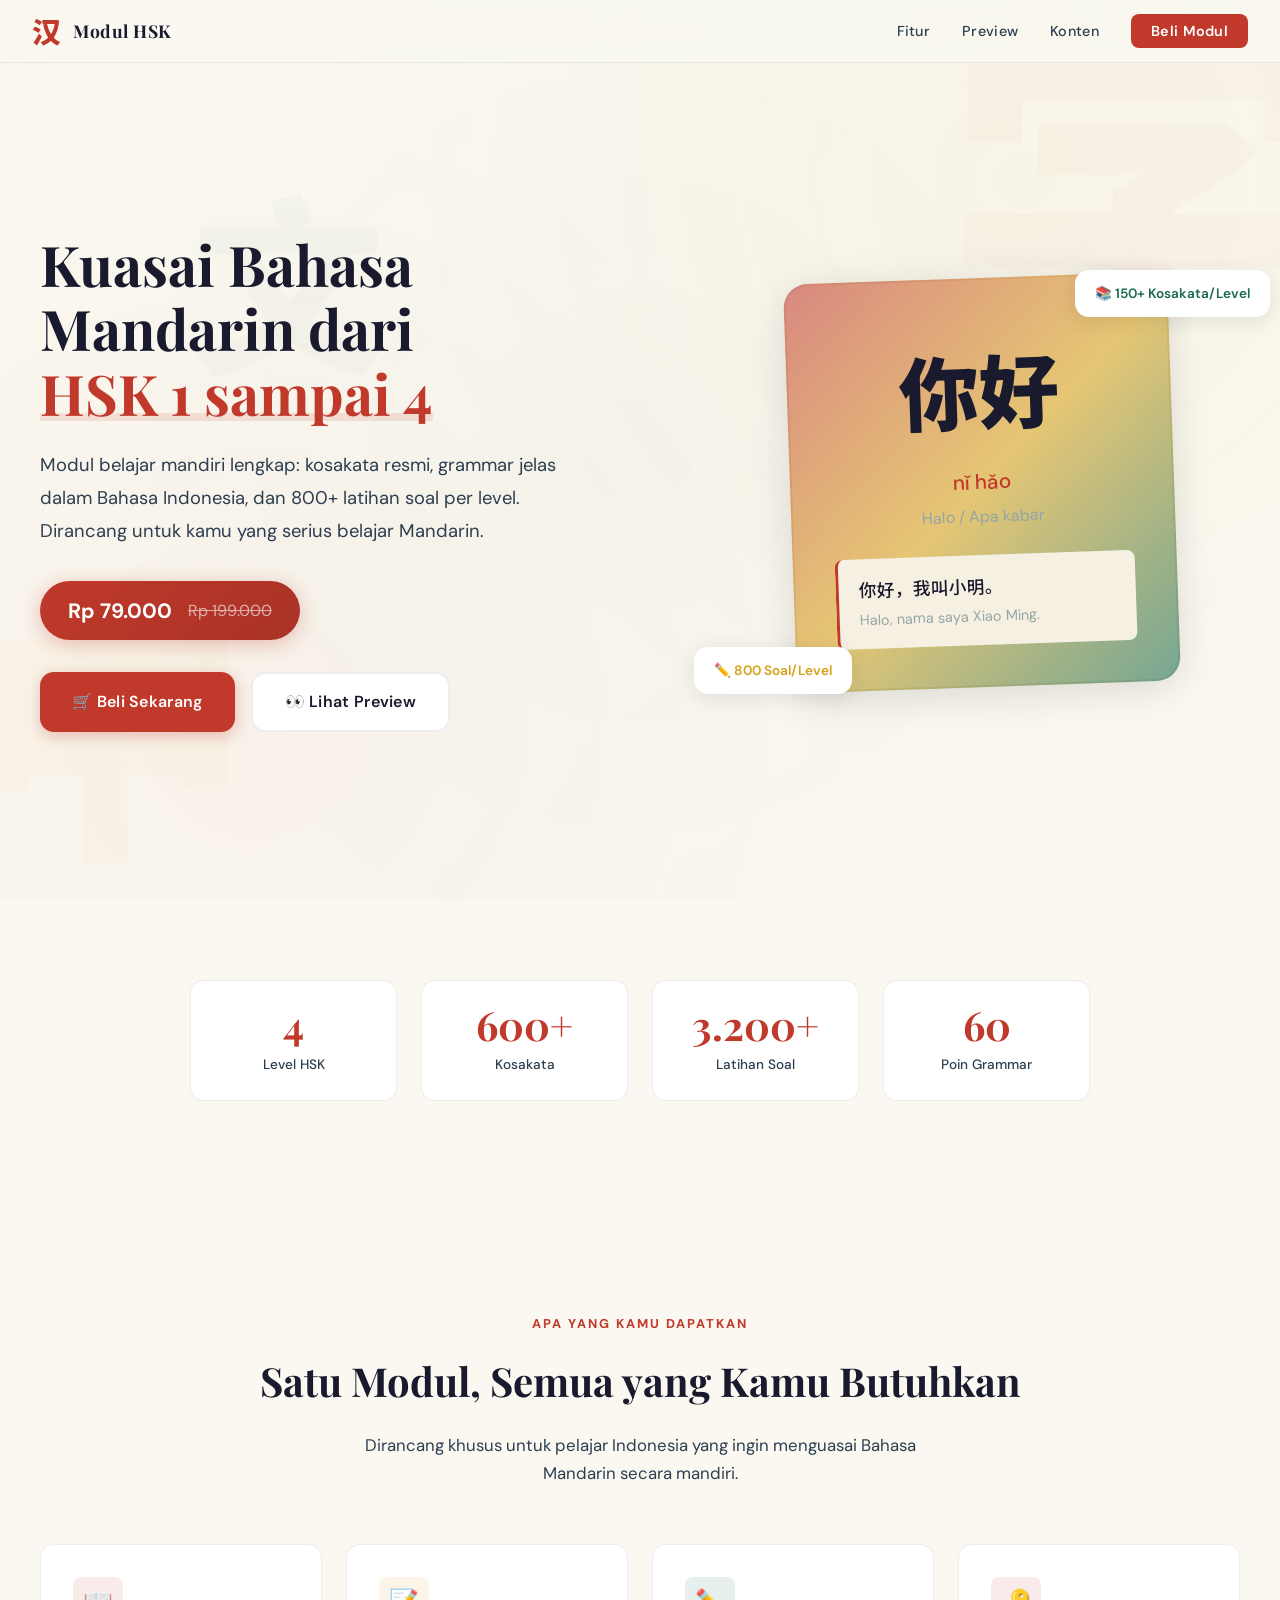
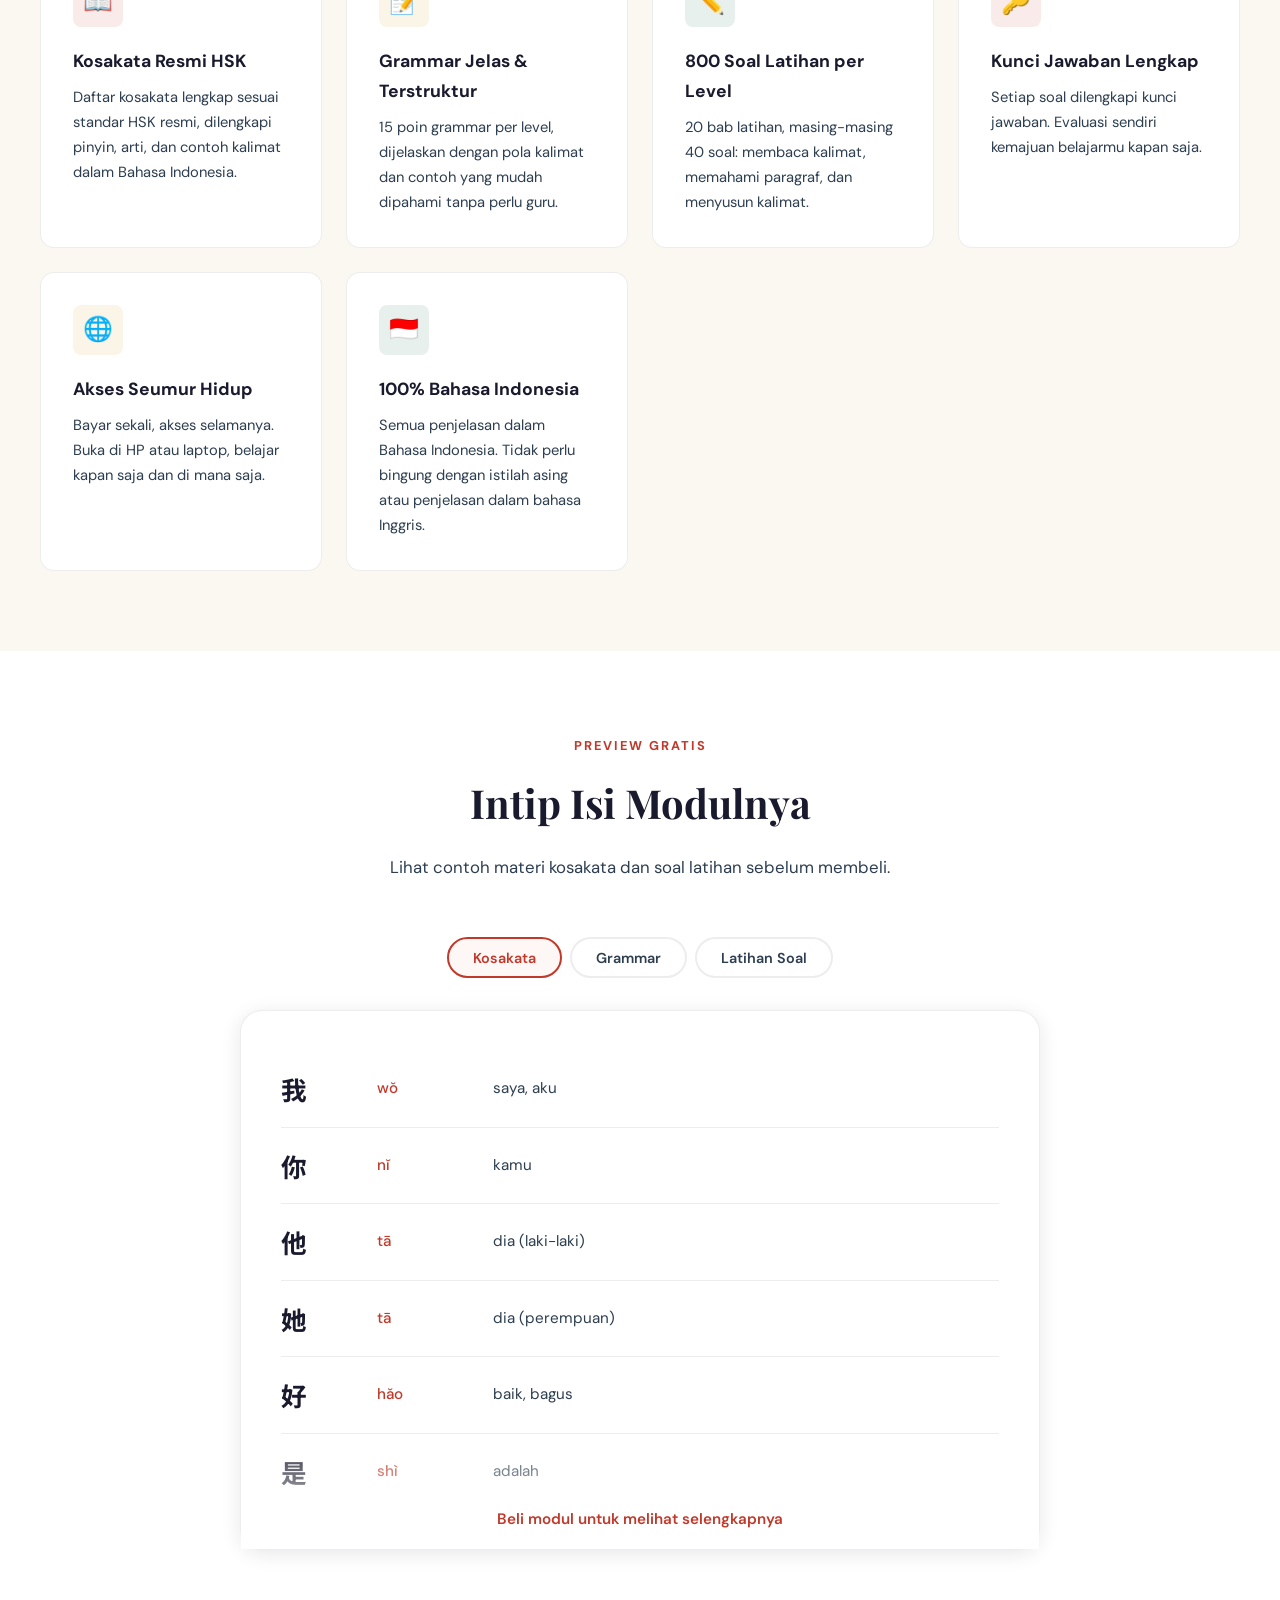
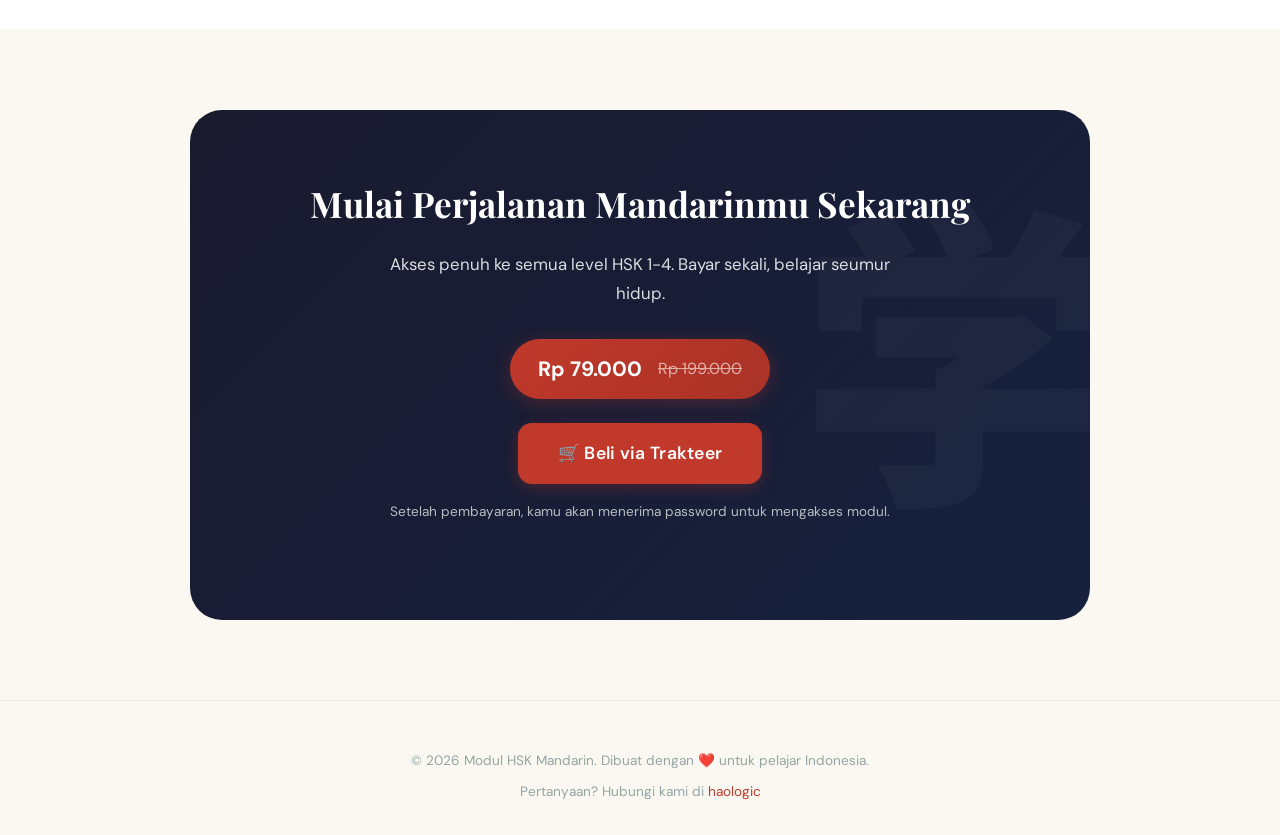
<file: hsk3-materi.html>
<!DOCTYPE html>
<html lang="id">
<head>
    <meta charset="UTF-8">
    <meta name="viewport" content="width=device-width, initial-scale=1.0">
    <title>Materi HSK 3 — Modul HSK Mandarin</title>
    <link rel="stylesheet" href="style.css">
    <style>
        .materi-container { max-width: 960px; margin: 30px auto; padding: 20px; }
        .materi-title { text-align: center; font-size: 2rem; margin-bottom: 6px; }
        .materi-sub { text-align: center; color: #666; margin-bottom: 30px; }
        .tab-bar { display: flex; gap: 8px; margin-bottom: 24px; flex-wrap: wrap; justify-content: center; }
        .tab-btn { padding: 8px 18px; border: 2px solid #e63946; border-radius: 20px; background: #fff; color: #e63946; cursor: pointer; font-weight: 600; font-size: 0.9rem; transition: all 0.2s; }
        .tab-btn.active, .tab-btn:hover { background: #e63946; color: #fff; }
        .section { display: none; }
        .section.active { display: block; }
        .cat-title { font-size: 1.3rem; font-weight: 700; margin: 28px 0 14px; padding-bottom: 6px; border-bottom: 2px solid #e63946; color: #1d3557; }
        .vocab-table { width: 100%; border-collapse: collapse; margin-bottom: 20px; }
        .vocab-table th { background: #1d3557; color: #fff; padding: 10px; text-align: left; font-size: 0.85rem; }
        .vocab-table td { padding: 10px; border-bottom: 1px solid #eee; font-size: 0.92rem; vertical-align: top; }
        .vocab-table tr:hover { background: #f8f9fa; }
        .hz { font-size: 1.2rem; font-weight: 700; }
        .py { color: #e63946; font-size: 0.85rem; }
        .ex { color: #555; font-size: 0.85rem; line-height: 1.5; }
        .grammar-card { background: #f8f9fa; border-left: 4px solid #e63946; border-radius: 8px; padding: 20px; margin-bottom: 20px; }
        .grammar-card h3 { margin: 0 0 8px; color: #1d3557; }
        .grammar-card .pattern { background: #fff; display: inline-block; padding: 4px 12px; border-radius: 6px; font-weight: 700; color: #e63946; margin-bottom: 10px; font-size: 1.05rem; }
        .grammar-card .g-ex { background: #fff; padding: 10px 14px; border-radius: 6px; margin-top: 8px; line-height: 1.6; }
        .search-box { display: block; width: 100%; max-width: 400px; margin: 0 auto 20px; padding: 10px 16px; border: 2px solid #ddd; border-radius: 10px; font-size: 1rem; }
        .search-box:focus { border-color: #e63946; outline: none; }
        .hidden-row { display: none; }
        @media(max-width:600px) {
            .vocab-table td, .vocab-table th { padding: 6px; font-size: 0.82rem; }
            .hz { font-size: 1rem; }
        }
    </style>
</head>
<body>
    <nav class="navbar">
        <div class="nav-brand"><span class="logo-hanzi">汉</span><span>Modul HSK</span></div>
        <div class="nav-links">
            <a href="index.html">Beranda</a>
            <a href="menu.html">Menu</a>
            <a href="hsk3-materi.html" class="active">Materi</a>
            <a href="hsk3-soal.html">Latihan Soal</a>
        </div>
    </nav>

    <div class="materi-container">
        <h1 class="materi-title">📖 Materi HSK 3</h1>
        <p class="materi-sub">~300 kosakata baru + 20 poin grammar</p>

        <div class="tab-bar">
            <button class="tab-btn active" onclick="showSection('vocab')">📖 Kosakata</button>
            <button class="tab-btn" onclick="showSection('grammar')">📝 Grammar</button>
        </div>

        <!-- ============ KOSAKATA ============ -->
        <div id="vocab" class="section active">
            <input type="text" class="search-box" placeholder="🔍 Cari hanzi, pinyin, atau arti..." oninput="filterVocab(this.value)">

            <!-- Kategori 1: Lingkungan & Alam -->
            <h2 class="cat-title">🌿 1. Lingkungan & Alam</h2>
            <table class="vocab-table"><thead><tr><th>Hanzi</th><th>Pinyin</th><th>Arti</th><th>Contoh Kalimat</th></tr></thead><tbody>
            <tr><td class="hz">环境</td><td class="py">huánjìng</td><td>lingkungan</td><td class="ex">我们要保护环境。<br><i>Kita harus melindungi lingkungan.</i></td></tr>
            <tr><td class="hz">自然</td><td class="py">zìrán</td><td>alam; alami</td><td class="ex">这里的自然风景很美。<br><i>Pemandangan alam di sini sangat indah.</i></td></tr>
            <tr><td class="hz">空气</td><td class="py">kōngqì</td><td>udara</td><td class="ex">今天的空气质量不太好。<br><i>Kualitas udara hari ini kurang baik.</i></td></tr>
            <tr><td class="hz">河</td><td class="py">hé</td><td>sungai</td><td class="ex">这条河很长。<br><i>Sungai ini sangat panjang.</i></td></tr>
            <tr><td class="hz">树</td><td class="py">shù</td><td>pohon</td><td class="ex">公园里有很多树。<br><i>Di taman ada banyak pohon.</i></td></tr>
            <tr><td class="hz">花</td><td class="py">huā</td><td>bunga</td><td class="ex">春天的花开得很漂亮。<br><i>Bunga di musim semi mekar dengan indah.</i></td></tr>
            <tr><td class="hz">草</td><td class="py">cǎo</td><td>rumput</td><td class="ex">请不要踩草地。<br><i>Tolong jangan injak rumput.</i></td></tr>
            <tr><td class="hz">山</td><td class="py">shān</td><td>gunung</td><td class="ex">周末我们去爬山吧。<br><i>Akhir pekan kita pergi mendaki gunung ya.</i></td></tr>
            <tr><td class="hz">森林</td><td class="py">sēnlín</td><td>hutan</td><td class="ex">森林里住着很多动物。<br><i>Di hutan tinggal banyak hewan.</i></td></tr>
            <tr><td class="hz">海</td><td class="py">hǎi</td><td>laut</td><td class="ex">我小时候常去海边玩。<br><i>Waktu kecil saya sering bermain di tepi laut.</i></td></tr>
            <tr><td class="hz">太阳</td><td class="py">tàiyáng</td><td>matahari</td><td class="ex">太阳出来了，天气变暖了。<br><i>Matahari muncul, cuaca menjadi hangat.</i></td></tr>
            <tr><td class="hz">月亮</td><td class="py">yuèliang</td><td>bulan</td><td class="ex">今晚的月亮又大又圆。<br><i>Bulan malam ini besar dan bulat.</i></td></tr>
            <tr><td class="hz">星星</td><td class="py">xīngxing</td><td>bintang</td><td class="ex">乡下能看到很多星星。<br><i>Di pedesaan bisa melihat banyak bintang.</i></td></tr>
            <tr><td class="hz">风</td><td class="py">fēng</td><td>angin</td><td class="ex">今天风很大，注意保暖。<br><i>Hari ini anginnya kencang, perhatikan kehangatan.</i></td></tr>
            <tr><td class="hz">云</td><td class="py">yún</td><td>awan</td><td class="ex">天上有很多白云。<br><i>Di langit ada banyak awan putih.</i></td></tr>
            <tr><td class="hz">污染</td><td class="py">wūrǎn</td><td>polusi; mencemari</td><td class="ex">工厂的污染越来越严重。<br><i>Polusi pabrik semakin parah.</i></td></tr>
            <tr><td class="hz">保护</td><td class="py">bǎohù</td><td>melindungi</td><td class="ex">保护动物是大家的责任。<br><i>Melindungi hewan adalah tanggung jawab semua orang.</i></td></tr>
            </tbody></table>

            <!-- Kategori 2: Pendidikan & Universitas -->
            <h2 class="cat-title">🎓 2. Pendidikan & Universitas</h2>
            <table class="vocab-table"><thead><tr><th>Hanzi</th><th>Pinyin</th><th>Arti</th><th>Contoh Kalimat</th></tr></thead><tbody>
            <tr><td class="hz">教育</td><td class="py">jiàoyù</td><td>pendidikan</td><td class="ex">教育对每个人都很重要。<br><i>Pendidikan sangat penting bagi setiap orang.</i></td></tr>
            <tr><td class="hz">大学</td><td class="py">dàxué</td><td>universitas</td><td class="ex">她明年要上大学了。<br><i>Tahun depan dia akan masuk universitas.</i></td></tr>
            <tr><td class="hz">专业</td><td class="py">zhuānyè</td><td>jurusan; profesional</td><td class="ex">你的专业是什么？<br><i>Jurusanmu apa?</i></td></tr>
            <tr><td class="hz">毕业</td><td class="py">bìyè</td><td>lulus</td><td class="ex">他去年从大学毕业了。<br><i>Dia lulus dari universitas tahun lalu.</i></td></tr>
            <tr><td class="hz">知识</td><td class="py">zhīshi</td><td>pengetahuan</td><td class="ex">学习新知识让我很开心。<br><i>Belajar pengetahuan baru membuatku senang.</i></td></tr>
            <tr><td class="hz">研究</td><td class="py">yánjiū</td><td>penelitian; meneliti</td><td class="ex">他在研究中国历史。<br><i>Dia sedang meneliti sejarah Tiongkok.</i></td></tr>
            <tr><td class="hz">科学</td><td class="py">kēxué</td><td>ilmu pengetahuan; sains</td><td class="ex">科学技术发展得很快。<br><i>Ilmu pengetahuan dan teknologi berkembang sangat cepat.</i></td></tr>
            <tr><td class="hz">数学</td><td class="py">shùxué</td><td>matematika</td><td class="ex">她的数学成绩一直很好。<br><i>Nilai matematikanya selalu bagus.</i></td></tr>
            <tr><td class="hz">历史</td><td class="py">lìshǐ</td><td>sejarah</td><td class="ex">中国有很长的历史。<br><i>Tiongkok memiliki sejarah yang sangat panjang.</i></td></tr>
            <tr><td class="hz">文化</td><td class="py">wénhuà</td><td>budaya</td><td class="ex">我对中国文化很感兴趣。<br><i>Saya sangat tertarik dengan budaya Tiongkok.</i></td></tr>
            <tr><td class="hz">教授</td><td class="py">jiàoshòu</td><td>profesor</td><td class="ex">这位教授讲课很有趣。<br><i>Profesor ini mengajar dengan sangat menarik.</i></td></tr>
            <tr><td class="hz">成绩</td><td class="py">chéngjì</td><td>nilai; prestasi</td><td class="ex">这次考试的成绩不错。<br><i>Nilai ujian kali ini cukup bagus.</i></td></tr>
            <tr><td class="hz">奖学金</td><td class="py">jiǎngxuéjīn</td><td>beasiswa</td><td class="ex">她拿到了奖学金去留学。<br><i>Dia mendapat beasiswa untuk studi ke luar negeri.</i></td></tr>
            <tr><td class="hz">留学</td><td class="py">liúxué</td><td>studi ke luar negeri</td><td class="ex">越来越多的人出国留学。<br><i>Semakin banyak orang studi ke luar negeri.</i></td></tr>
            <tr><td class="hz">经验</td><td class="py">jīngyàn</td><td>pengalaman</td><td class="ex">工作经验对找工作很重要。<br><i>Pengalaman kerja sangat penting untuk mencari pekerjaan.</i></td></tr>
            </tbody></table>

            <!-- Kategori 3: Teknologi & Internet -->
            <h2 class="cat-title">💻 3. Teknologi & Internet</h2>
            <table class="vocab-table"><thead><tr><th>Hanzi</th><th>Pinyin</th><th>Arti</th><th>Contoh Kalimat</th></tr></thead><tbody>
            <tr><td class="hz">技术</td><td class="py">jìshù</td><td>teknologi</td><td class="ex">现在的技术发展很快。<br><i>Teknologi sekarang berkembang sangat cepat.</i></td></tr>
            <tr><td class="hz">网络</td><td class="py">wǎngluò</td><td>internet; jaringan</td><td class="ex">网络让我们的生活更方便。<br><i>Internet membuat hidup kita lebih nyaman.</i></td></tr>
            <tr><td class="hz">手机</td><td class="py">shǒujī</td><td>ponsel</td><td class="ex">我的手机没电了。<br><i>Ponsel saya kehabisan baterai.</i></td></tr>
            <tr><td class="hz">电脑</td><td class="py">diànnǎo</td><td>komputer</td><td class="ex">我需要用电脑写报告。<br><i>Saya perlu pakai komputer untuk menulis laporan.</i></td></tr>
            <tr><td class="hz">信息</td><td class="py">xìnxī</td><td>informasi; pesan</td><td class="ex">请把信息发到我手机上。<br><i>Tolong kirim informasinya ke ponsel saya.</i></td></tr>
            <tr><td class="hz">网站</td><td class="py">wǎngzhàn</td><td>situs web</td><td class="ex">这个网站的内容很丰富。<br><i>Konten situs web ini sangat kaya.</i></td></tr>
            <tr><td class="hz">软件</td><td class="py">ruǎnjiàn</td><td>perangkat lunak</td><td class="ex">你用什么软件学中文？<br><i>Kamu pakai perangkat lunak apa untuk belajar bahasa Mandarin?</i></td></tr>
            <tr><td class="hz">数据</td><td class="py">shùjù</td><td>data</td><td class="ex">我们需要分析这些数据。<br><i>Kita perlu menganalisis data ini.</i></td></tr>
            <tr><td class="hz">密码</td><td class="py">mìmǎ</td><td>kata sandi</td><td class="ex">请输入你的密码。<br><i>Silakan masukkan kata sandi Anda.</i></td></tr>
            <tr><td class="hz">下载</td><td class="py">xiàzài</td><td>mengunduh</td><td class="ex">你可以在网上下载这个软件。<br><i>Kamu bisa mengunduh perangkat lunak ini di internet.</i></td></tr>
            <tr><td class="hz">上传</td><td class="py">shàngchuán</td><td>mengunggah</td><td class="ex">请把照片上传到网站上。<br><i>Tolong unggah foto ke situs web.</i></td></tr>
            <tr><td class="hz">搜索</td><td class="py">sōusuǒ</td><td>mencari (di internet)</td><td class="ex">你可以在网上搜索答案。<br><i>Kamu bisa mencari jawabannya di internet.</i></td></tr>
            <tr><td class="hz">广告</td><td class="py">guǎnggào</td><td>iklan</td><td class="ex">网上的广告太多了。<br><i>Iklan di internet terlalu banyak.</i></td></tr>
            <tr><td class="hz">程序</td><td class="py">chéngxù</td><td>program</td><td class="ex">这个程序运行得很好。<br><i>Program ini berjalan dengan baik.</i></td></tr>
            <tr><td class="hz">联系</td><td class="py">liánxì</td><td>menghubungi; kontak</td><td class="ex">有问题请随时联系我。<br><i>Kalau ada masalah, silakan hubungi saya kapan saja.</i></td></tr>
            </tbody></table>

            <!-- Kategori 4: Budaya & Tradisi -->
            <h2 class="cat-title">🏮 4. Budaya & Tradisi</h2>
            <table class="vocab-table"><thead><tr><th>Hanzi</th><th>Pinyin</th><th>Arti</th><th>Contoh Kalimat</th></tr></thead><tbody>
            <tr><td class="hz">传统</td><td class="py">chuántǒng</td><td>tradisi; tradisional</td><td class="ex">春节是中国最重要的传统节日。<br><i>Imlek adalah hari raya tradisional terpenting di Tiongkok.</i></td></tr>
            <tr><td class="hz">节日</td><td class="py">jiérì</td><td>hari raya</td><td class="ex">中秋节是一个重要的节日。<br><i>Festival Pertengahan Musim Gugur adalah hari raya penting.</i></td></tr>
            <tr><td class="hz">风俗</td><td class="py">fēngsú</td><td>adat istiadat</td><td class="ex">每个地方有不同的风俗。<br><i>Setiap daerah memiliki adat istiadat yang berbeda.</i></td></tr>
            <tr><td class="hz">礼物</td><td class="py">lǐwù</td><td>hadiah</td><td class="ex">过年的时候大家会送礼物。<br><i>Saat tahun baru, semua orang saling memberi hadiah.</i></td></tr>
            <tr><td class="hz">习惯</td><td class="py">xíguàn</td><td>kebiasaan</td><td class="ex">你有什么学习的好习惯？<br><i>Kamu punya kebiasaan belajar baik apa?</i></td></tr>
            <tr><td class="hz">艺术</td><td class="py">yìshù</td><td>seni</td><td class="ex">书法是一种中国传统艺术。<br><i>Kaligrafi adalah seni tradisional Tiongkok.</i></td></tr>
            <tr><td class="hz">音乐</td><td class="py">yīnyuè</td><td>musik</td><td class="ex">她喜欢听中国音乐。<br><i>Dia suka mendengarkan musik Tiongkok.</i></td></tr>
            <tr><td class="hz">故事</td><td class="py">gùshi</td><td>cerita</td><td class="ex">奶奶给我讲了一个有趣的故事。<br><i>Nenek menceritakan sebuah cerita menarik kepadaku.</i></td></tr>
            <tr><td class="hz">博物馆</td><td class="py">bówùguǎn</td><td>museum</td><td class="ex">周末我们去博物馆参观吧。<br><i>Akhir pekan kita pergi mengunjungi museum ya.</i></td></tr>
            <tr><td class="hz">表演</td><td class="py">biǎoyǎn</td><td>pertunjukan; tampil</td><td class="ex">今晚有一个精彩的表演。<br><i>Malam ini ada pertunjukan yang luar biasa.</i></td></tr>
            <tr><td class="hz">古代</td><td class="py">gǔdài</td><td>zaman kuno</td><td class="ex">古代中国有很多发明。<br><i>Tiongkok zaman kuno memiliki banyak penemuan.</i></td></tr>
            <tr><td class="hz">现代</td><td class="py">xiàndài</td><td>modern</td><td class="ex">现代生活离不开科技。<br><i>Kehidupan modern tidak bisa lepas dari teknologi.</i></td></tr>
            <tr><td class="hz">民族</td><td class="py">mínzú</td><td>suku bangsa; etnis</td><td class="ex">中国有五十六个民族。<br><i>Tiongkok memiliki lima puluh enam suku bangsa.</i></td></tr>
            <tr><td class="hz">语言</td><td class="py">yǔyán</td><td>bahasa</td><td class="ex">学习新的语言很有趣。<br><i>Belajar bahasa baru sangat menarik.</i></td></tr>
            <tr><td class="hz">翻译</td><td class="py">fānyì</td><td>menerjemahkan; penerjemah</td><td class="ex">她的工作是翻译中文书。<br><i>Pekerjaannya adalah menerjemahkan buku bahasa Mandarin.</i></td></tr>
            </tbody></table>

            <!-- Kategori 5: Hubungan Sosial & Pertemanan -->
            <h2 class="cat-title">🤝 5. Hubungan Sosial & Pertemanan</h2>
            <table class="vocab-table"><thead><tr><th>Hanzi</th><th>Pinyin</th><th>Arti</th><th>Contoh Kalimat</th></tr></thead><tbody>
            <tr><td class="hz">关系</td><td class="py">guānxi</td><td>hubungan</td><td class="ex">他们的关系很好。<br><i>Hubungan mereka sangat baik.</i></td></tr>
            <tr><td class="hz">友谊</td><td class="py">yǒuyì</td><td>persahabatan</td><td class="ex">真正的友谊是很珍贵的。<br><i>Persahabatan sejati sangat berharga.</i></td></tr>
            <tr><td class="hz">邀请</td><td class="py">yāoqǐng</td><td>mengundang</td><td class="ex">我邀请你来参加我的生日聚会。<br><i>Aku mengundangmu datang ke pesta ulang tahunku.</i></td></tr>
            <tr><td class="hz">聚会</td><td class="py">jùhuì</td><td>pesta; pertemuan</td><td class="ex">周末我们一起聚会吧。<br><i>Akhir pekan kita berkumpul bersama ya.</i></td></tr>
            <tr><td class="hz">交流</td><td class="py">jiāoliú</td><td>bertukar pikiran; berkomunikasi</td><td class="ex">我们经常交流学习经验。<br><i>Kami sering bertukar pengalaman belajar.</i></td></tr>
            <tr><td class="hz">尊重</td><td class="py">zūnzhòng</td><td>menghormati</td><td class="ex">我们要尊重每个人的想法。<br><i>Kita harus menghormati pemikiran setiap orang.</i></td></tr>
            <tr><td class="hz">信任</td><td class="py">xìnrèn</td><td>percaya; kepercayaan</td><td class="ex">朋友之间最重要的是信任。<br><i>Hal terpenting di antara teman adalah kepercayaan.</i></td></tr>
            <tr><td class="hz">误会</td><td class="py">wùhuì</td><td>salah paham</td><td class="ex">这只是一个误会，别生气了。<br><i>Ini hanya salah paham, jangan marah lagi.</i></td></tr>
            <tr><td class="hz">感情</td><td class="py">gǎnqíng</td><td>perasaan; emosi</td><td class="ex">他是一个很有感情的人。<br><i>Dia adalah orang yang sangat penuh perasaan.</i></td></tr>
            <tr><td class="hz">道歉</td><td class="py">dàoqiàn</td><td>minta maaf</td><td class="ex">做错了事要学会道歉。<br><i>Kalau melakukan kesalahan harus belajar minta maaf.</i></td></tr>
            <tr><td class="hz">原谅</td><td class="py">yuánliàng</td><td>memaafkan</td><td class="ex">请你原谅我的错误。<br><i>Tolong maafkan kesalahan saya.</i></td></tr>
            <tr><td class="hz">鼓励</td><td class="py">gǔlì</td><td>menyemangati</td><td class="ex">老师经常鼓励学生要努力。<br><i>Guru sering menyemangati murid agar rajin.</i></td></tr>
            <tr><td class="hz">帮忙</td><td class="py">bāngmáng</td><td>membantu</td><td class="ex">谢谢你帮忙搬东西。<br><i>Terima kasih sudah membantu memindahkan barang.</i></td></tr>
            <tr><td class="hz">陪</td><td class="py">péi</td><td>menemani</td><td class="ex">周末我陪你去看电影。<br><i>Akhir pekan aku menemanimu nonton film.</i></td></tr>
            <tr><td class="hz">约</td><td class="py">yuē</td><td>janjian; mengajak</td><td class="ex">我们约好了明天见面。<br><i>Kita sudah janjian bertemu besok.</i></td></tr>
            </tbody></table>

            <!-- Kategori 6: Kesehatan & Tubuh -->
            <h2 class="cat-title">🏥 6. Kesehatan & Tubuh</h2>
            <table class="vocab-table"><thead><tr><th>Hanzi</th><th>Pinyin</th><th>Arti</th><th>Contoh Kalimat</th></tr></thead><tbody>
            <tr><td class="hz">健康</td><td class="py">jiànkāng</td><td>sehat; kesehatan</td><td class="ex">健康比什么都重要。<br><i>Kesehatan lebih penting dari segalanya.</i></td></tr>
            <tr><td class="hz">医院</td><td class="py">yīyuàn</td><td>rumah sakit</td><td class="ex">他生病了，要去医院。<br><i>Dia sakit, harus ke rumah sakit.</i></td></tr>
            <tr><td class="hz">检查</td><td class="py">jiǎnchá</td><td>memeriksa</td><td class="ex">你应该去医院检查一下。<br><i>Kamu sebaiknya pergi ke rumah sakit untuk diperiksa.</i></td></tr>
            <tr><td class="hz">感冒</td><td class="py">gǎnmào</td><td>masuk angin; flu</td><td class="ex">天气变冷了，小心感冒。<br><i>Cuaca berubah dingin, hati-hati flu.</i></td></tr>
            <tr><td class="hz">发烧</td><td class="py">fāshāo</td><td>demam</td><td class="ex">孩子发烧了，快去看医生。<br><i>Anak demam, cepat pergi ke dokter.</i></td></tr>
            <tr><td class="hz">锻炼</td><td class="py">duànliàn</td><td>berolahraga</td><td class="ex">每天锻炼身体对健康有好处。<br><i>Berolahraga setiap hari baik untuk kesehatan.</i></td></tr>
            <tr><td class="hz">减肥</td><td class="py">jiǎnféi</td><td>diet; menurunkan berat badan</td><td class="ex">她正在减肥，不吃甜的东西。<br><i>Dia sedang diet, tidak makan makanan manis.</i></td></tr>
            <tr><td class="hz">习惯</td><td class="py">xíguàn</td><td>kebiasaan</td><td class="ex">早睡早起是好习惯。<br><i>Tidur awal bangun awal adalah kebiasaan baik.</i></td></tr>
            <tr><td class="hz">药</td><td class="py">yào</td><td>obat</td><td class="ex">医生让他每天吃三次药。<br><i>Dokter menyuruhnya minum obat tiga kali sehari.</i></td></tr>
            <tr><td class="hz">疼</td><td class="py">téng</td><td>sakit; nyeri</td><td class="ex">我的头很疼。<br><i>Kepala saya sangat sakit.</i></td></tr>
            <tr><td class="hz">瘦</td><td class="py">shòu</td><td>kurus</td><td class="ex">你最近瘦了很多。<br><i>Kamu belakangan ini kurus banyak.</i></td></tr>
            <tr><td class="hz">胖</td><td class="py">pàng</td><td>gemuk</td><td class="ex">吃太多甜食会变胖。<br><i>Makan terlalu banyak makanan manis bisa jadi gemuk.</i></td></tr>
            <tr><td class="hz">休息</td><td class="py">xiūxi</td><td>istirahat</td><td class="ex">工作太累了，你该休息一下。<br><i>Kerja terlalu capek, kamu sebaiknya istirahat sebentar.</i></td></tr>
            <tr><td class="hz">精神</td><td class="py">jīngshén</td><td>semangat; mental</td><td class="ex">今天你的精神看起来很好。<br><i>Hari ini semangatmu terlihat bagus.</i></td></tr>
            <tr><td class="hz">营养</td><td class="py">yíngyǎng</td><td>nutrisi; gizi</td><td class="ex">多吃蔬菜水果，营养更均衡。<br><i>Perbanyak makan sayur dan buah, nutrisi lebih seimbang.</i></td></tr>
            </tbody></table>

            <!-- Kategori 7: Pekerjaan & Karier -->
            <h2 class="cat-title">💼 7. Pekerjaan & Karier</h2>
            <table class="vocab-table"><thead><tr><th>Hanzi</th><th>Pinyin</th><th>Arti</th><th>Contoh Kalimat</th></tr></thead><tbody>
            <tr><td class="hz">工作</td><td class="py">gōngzuò</td><td>pekerjaan; bekerja</td><td class="ex">他的工作很忙。<br><i>Pekerjaannya sangat sibuk.</i></td></tr>
            <tr><td class="hz">公司</td><td class="py">gōngsī</td><td>perusahaan</td><td class="ex">这家公司在北京。<br><i>Perusahaan ini berada di Beijing.</i></td></tr>
            <tr><td class="hz">经理</td><td class="py">jīnglǐ</td><td>manajer</td><td class="ex">我们的经理是个很好的人。<br><i>Manajer kami adalah orang yang sangat baik.</i></td></tr>
            <tr><td class="hz">工资</td><td class="py">gōngzī</td><td>gaji</td><td class="ex">这个月的工资已经发了。<br><i>Gaji bulan ini sudah dibayar.</i></td></tr>
            <tr><td class="hz">加班</td><td class="py">jiābān</td><td>lembur</td><td class="ex">这个星期我每天都在加班。<br><i>Minggu ini saya lembur setiap hari.</i></td></tr>
            <tr><td class="hz">面试</td><td class="py">miànshì</td><td>wawancara kerja</td><td class="ex">明天我有一个很重要的面试。<br><i>Besok saya punya wawancara kerja yang sangat penting.</i></td></tr>
            <tr><td class="hz">简历</td><td class="py">jiǎnlì</td><td>CV; resume</td><td class="ex">请把你的简历发给我。<br><i>Tolong kirimkan CV kamu ke saya.</i></td></tr>
            <tr><td class="hz">同事</td><td class="py">tóngshì</td><td>rekan kerja</td><td class="ex">我的同事们都很友好。<br><i>Rekan-rekan kerja saya semuanya ramah.</i></td></tr>
            <tr><td class="hz">辞职</td><td class="py">cízhí</td><td>mengundurkan diri</td><td class="ex">他决定辞职去创业。<br><i>Dia memutuskan mengundurkan diri untuk berwirausaha.</i></td></tr>
            <tr><td class="hz">任务</td><td class="py">rènwu</td><td>tugas</td><td class="ex">今天的任务已经完成了。<br><i>Tugas hari ini sudah selesai.</i></td></tr>
            <tr><td class="hz">合同</td><td class="py">hétong</td><td>kontrak</td><td class="ex">我们签了一年的合同。<br><i>Kami menandatangani kontrak satu tahun.</i></td></tr>
            <tr><td class="hz">压力</td><td class="py">yālì</td><td>tekanan</td><td class="ex">工作压力太大了。<br><i>Tekanan kerja terlalu besar.</i></td></tr>
            <tr><td class="hz">成功</td><td class="py">chénggōng</td><td>sukses; berhasil</td><td class="ex">只要努力就会成功。<br><i>Asalkan berusaha keras pasti berhasil.</i></td></tr>
            <tr><td class="hz">失败</td><td class="py">shībài</td><td>gagal</td><td class="ex">失败是成功之母。<br><i>Kegagalan adalah ibu dari kesuksesan.</i></td></tr>
            <tr><td class="hz">机会</td><td class="py">jīhuì</td><td>kesempatan</td><td class="ex">这是一个很好的机会。<br><i>Ini adalah kesempatan yang sangat bagus.</i></td></tr>
            </tbody></table>

            <!-- Kategori 8: Transportasi & Perjalanan -->
            <h2 class="cat-title">✈️ 8. Transportasi & Perjalanan</h2>
            <table class="vocab-table"><thead><tr><th>Hanzi</th><th>Pinyin</th><th>Arti</th><th>Contoh Kalimat</th></tr></thead><tbody>
            <tr><td class="hz">交通</td><td class="py">jiāotōng</td><td>lalu lintas</td><td class="ex">这个城市的交通很方便。<br><i>Lalu lintas di kota ini sangat nyaman.</i></td></tr>
            <tr><td class="hz">航班</td><td class="py">hángbān</td><td>penerbangan</td><td class="ex">我们的航班是晚上八点的。<br><i>Penerbangan kami pukul delapan malam.</i></td></tr>
            <tr><td class="hz">签证</td><td class="py">qiānzhèng</td><td>visa</td><td class="ex">去中国旅游需要办签证。<br><i>Berwisata ke Tiongkok perlu mengurus visa.</i></td></tr>
            <tr><td class="hz">护照</td><td class="py">hùzhào</td><td>paspor</td><td class="ex">出国前要检查护照有没有过期。<br><i>Sebelum ke luar negeri harus periksa apakah paspor sudah kedaluwarsa.</i></td></tr>
            <tr><td class="hz">行李</td><td class="py">xíngli</td><td>bagasi</td><td class="ex">你的行李太重了。<br><i>Bagasimu terlalu berat.</i></td></tr>
            <tr><td class="hz">旅游</td><td class="py">lǚyóu</td><td>berwisata</td><td class="ex">暑假我们打算去欧洲旅游。<br><i>Liburan musim panas kami berencana berwisata ke Eropa.</i></td></tr>
            <tr><td class="hz">景点</td><td class="py">jǐngdiǎn</td><td>tempat wisata</td><td class="ex">这个景点很有名。<br><i>Tempat wisata ini sangat terkenal.</i></td></tr>
            <tr><td class="hz">地铁</td><td class="py">dìtiě</td><td>kereta bawah tanah</td><td class="ex">坐地铁比开车快。<br><i>Naik kereta bawah tanah lebih cepat daripada menyetir.</i></td></tr>
            <tr><td class="hz">高铁</td><td class="py">gāotiě</td><td>kereta cepat</td><td class="ex">坐高铁从北京到上海只要四个半小时。<br><i>Naik kereta cepat dari Beijing ke Shanghai hanya empat setengah jam.</i></td></tr>
            <tr><td class="hz">出发</td><td class="py">chūfā</td><td>berangkat</td><td class="ex">我们明天早上六点出发。<br><i>Kita berangkat besok pagi pukul enam.</i></td></tr>
            <tr><td class="hz">到达</td><td class="py">dàodá</td><td>tiba</td><td class="ex">飞机已经到达机场了。<br><i>Pesawat sudah tiba di bandara.</i></td></tr>
            <tr><td class="hz">方向</td><td class="py">fāngxiàng</td><td>arah</td><td class="ex">请问，火车站在哪个方向？<br><i>Permisi, stasiun kereta api di arah mana?</i></td></tr>
            <tr><td class="hz">距离</td><td class="py">jùlí</td><td>jarak</td><td class="ex">学校离我家的距离不远。<br><i>Jarak sekolah dari rumah saya tidak jauh.</i></td></tr>
            <tr><td class="hz">旅客</td><td class="py">lǚkè</td><td>penumpang; wisatawan</td><td class="ex">旅客们请注意安全。<br><i>Para penumpang harap perhatikan keselamatan.</i></td></tr>
            <tr><td class="hz">导游</td><td class="py">dǎoyóu</td><td>pemandu wisata</td><td class="ex">我们的导游说得很清楚。<br><i>Pemandu wisata kami berbicara dengan sangat jelas.</i></td></tr>
            </tbody></table>

            <!-- Kategori 9: Makanan & Minuman -->
            <h2 class="cat-title">🍜 9. Makanan & Minuman</h2>
            <table class="vocab-table"><thead><tr><th>Hanzi</th><th>Pinyin</th><th>Arti</th><th>Contoh Kalimat</th></tr></thead><tbody>
            <tr><td class="hz">味道</td><td class="py">wèidao</td><td>rasa</td><td class="ex">这道菜的味道很好。<br><i>Rasa masakan ini sangat enak.</i></td></tr>
            <tr><td class="hz">食物</td><td class="py">shíwù</td><td>makanan</td><td class="ex">新鲜的食物更健康。<br><i>Makanan segar lebih sehat.</i></td></tr>
            <tr><td class="hz">饮料</td><td class="py">yǐnliào</td><td>minuman</td><td class="ex">你想喝什么饮料？<br><i>Kamu mau minum minuman apa?</i></td></tr>
            <tr><td class="hz">甜</td><td class="py">tián</td><td>manis</td><td class="ex">这个蛋糕太甜了。<br><i>Kue ini terlalu manis.</i></td></tr>
            <tr><td class="hz">咸</td><td class="py">xián</td><td>asin</td><td class="ex">汤有点儿咸了。<br><i>Supnya agak asin.</i></td></tr>
            <tr><td class="hz">辣</td><td class="py">là</td><td>pedas</td><td class="ex">四川菜特别辣。<br><i>Masakan Sichuan sangat pedas.</i></td></tr>
            <tr><td class="hz">酸</td><td class="py">suān</td><td>asam</td><td class="ex">这个水果有点儿酸。<br><i>Buah ini agak asam.</i></td></tr>
            <tr><td class="hz">新鲜</td><td class="py">xīnxiān</td><td>segar</td><td class="ex">市场上的蔬菜很新鲜。<br><i>Sayuran di pasar sangat segar.</i></td></tr>
            <tr><td class="hz">点菜</td><td class="py">diǎncài</td><td>memesan makanan</td><td class="ex">你来点菜吧，我不熟悉这里。<br><i>Kamu yang pesan makanan ya, aku tidak familiar di sini.</i></td></tr>
            <tr><td class="hz">烤</td><td class="py">kǎo</td><td>memanggang</td><td class="ex">今晚我们一起烤肉吧。<br><i>Malam ini kita memanggang daging bersama ya.</i></td></tr>
            <tr><td class="hz">煮</td><td class="py">zhǔ</td><td>merebus</td><td class="ex">妈妈在煮面条。<br><i>Ibu sedang merebus mie.</i></td></tr>
            <tr><td class="hz">炒</td><td class="py">chǎo</td><td>menumis; menggoreng</td><td class="ex">我学会了炒鸡蛋。<br><i>Saya sudah bisa menumis telur.</i></td></tr>
            <tr><td class="hz">材料</td><td class="py">cáiliào</td><td>bahan</td><td class="ex">做这道菜需要什么材料？<br><i>Membuat masakan ini butuh bahan apa?</i></td></tr>
            <tr><td class="hz">菜单</td><td class="py">càidān</td><td>menu</td><td class="ex">请给我们一份菜单。<br><i>Tolong berikan kami menu.</i></td></tr>
            <tr><td class="hz">打包</td><td class="py">dǎbāo</td><td>bungkus (dibawa pulang)</td><td class="ex">吃不完的可以打包带走。<br><i>Yang tidak habis bisa dibungkus dibawa pulang.</i></td></tr>
            </tbody></table>

            <!-- Kategori 10: Emosi & Kepribadian -->
            <h2 class="cat-title">😊 10. Emosi & Kepribadian</h2>
            <table class="vocab-table"><thead><tr><th>Hanzi</th><th>Pinyin</th><th>Arti</th><th>Contoh Kalimat</th></tr></thead><tbody>
            <tr><td class="hz">高兴</td><td class="py">gāoxìng</td><td>senang; gembira</td><td class="ex">听到这个消息我很高兴。<br><i>Mendengar kabar ini saya sangat senang.</i></td></tr>
            <tr><td class="hz">难过</td><td class="py">nánguò</td><td>sedih</td><td class="ex">失去朋友让他很难过。<br><i>Kehilangan teman membuatnya sangat sedih.</i></td></tr>
            <tr><td class="hz">生气</td><td class="py">shēngqì</td><td>marah</td><td class="ex">别生气了，我跟你道歉。<br><i>Jangan marah lagi, aku minta maaf.</i></td></tr>
            <tr><td class="hz">害怕</td><td class="py">hàipà</td><td>takut</td><td class="ex">她很害怕一个人走夜路。<br><i>Dia sangat takut jalan malam sendirian.</i></td></tr>
            <tr><td class="hz">紧张</td><td class="py">jǐnzhāng</td><td>gugup; tegang</td><td class="ex">考试前我总是很紧张。<br><i>Sebelum ujian aku selalu gugup.</i></td></tr>
            <tr><td class="hz">放松</td><td class="py">fàngsōng</td><td>rileks</td><td class="ex">周末的时候要学会放松自己。<br><i>Saat akhir pekan harus bisa merilekskan diri.</i></td></tr>
            <tr><td class="hz">自信</td><td class="py">zìxìn</td><td>percaya diri</td><td class="ex">她是一个很自信的人。<br><i>Dia adalah orang yang sangat percaya diri.</i></td></tr>
            <tr><td class="hz">骄傲</td><td class="py">jiāo'ào</td><td>bangga; sombong</td><td class="ex">妈妈为我感到骄傲。<br><i>Ibu merasa bangga terhadapku.</i></td></tr>
            <tr><td class="hz">耐心</td><td class="py">nàixīn</td><td>sabar</td><td class="ex">做老师需要很大的耐心。<br><i>Menjadi guru butuh kesabaran yang besar.</i></td></tr>
            <tr><td class="hz">勇敢</td><td class="py">yǒnggǎn</td><td>berani</td><td class="ex">遇到困难要勇敢面对。<br><i>Menghadapi kesulitan harus berani menghadapinya.</i></td></tr>
            <tr><td class="hz">幽默</td><td class="py">yōumò</td><td>humor; humoris</td><td class="ex">他是一个很幽默的人。<br><i>Dia adalah orang yang sangat humoris.</i></td></tr>
            <tr><td class="hz">温柔</td><td class="py">wēnróu</td><td>lembut</td><td class="ex">她说话的声音很温柔。<br><i>Suaranya saat berbicara sangat lembut.</i></td></tr>
            <tr><td class="hz">诚实</td><td class="py">chéngshí</td><td>jujur</td><td class="ex">做人要诚实。<br><i>Hidup harus jujur.</i></td></tr>
            <tr><td class="hz">后悔</td><td class="py">hòuhuǐ</td><td>menyesal</td><td class="ex">他很后悔没有好好学习。<br><i>Dia sangat menyesal tidak belajar dengan baik.</i></td></tr>
            <tr><td class="hz">满意</td><td class="py">mǎnyì</td><td>puas</td><td class="ex">客人对我们的服务很满意。<br><i>Tamu sangat puas dengan layanan kami.</i></td></tr>
            </tbody></table>

            <!-- Kategori 11: Rumah & Kehidupan Sehari-hari -->
            <h2 class="cat-title">🏠 11. Rumah & Kehidupan Sehari-hari</h2>
            <table class="vocab-table"><thead><tr><th>Hanzi</th><th>Pinyin</th><th>Arti</th><th>Contoh Kalimat</th></tr></thead><tbody>
            <tr><td class="hz">邻居</td><td class="py">línjū</td><td>tetangga</td><td class="ex">我的邻居是一对老夫妻。<br><i>Tetangga saya adalah sepasang suami istri tua.</i></td></tr>
            <tr><td class="hz">搬家</td><td class="py">bānjiā</td><td>pindah rumah</td><td class="ex">下个月我们要搬家了。<br><i>Bulan depan kami akan pindah rumah.</i></td></tr>
            <tr><td class="hz">打扫</td><td class="py">dǎsǎo</td><td>membersihkan</td><td class="ex">周末我要打扫房间。<br><i>Akhir pekan saya harus membersihkan kamar.</i></td></tr>
            <tr><td class="hz">洗衣服</td><td class="py">xǐ yīfu</td><td>mencuci pakaian</td><td class="ex">今天的衣服我还没洗。<br><i>Baju hari ini belum saya cuci.</i></td></tr>
            <tr><td class="hz">做饭</td><td class="py">zuòfàn</td><td>memasak</td><td class="ex">今天晚上我来做饭。<br><i>Malam ini aku yang memasak.</i></td></tr>
            <tr><td class="hz">家具</td><td class="py">jiājù</td><td>perabot; furnitur</td><td class="ex">我们买了一些新家具。<br><i>Kami membeli beberapa perabot baru.</i></td></tr>
            <tr><td class="hz">钥匙</td><td class="py">yàoshi</td><td>kunci</td><td class="ex">我忘带钥匙了。<br><i>Saya lupa membawa kunci.</i></td></tr>
            <tr><td class="hz">空调</td><td class="py">kōngtiáo</td><td>AC</td><td class="ex">天气太热了，开空调吧。<br><i>Cuaca terlalu panas, nyalakan AC ya.</i></td></tr>
            <tr><td class="hz">电梯</td><td class="py">diàntī</td><td>lift; elevator</td><td class="ex">电梯坏了，我们走楼梯吧。<br><i>Lift rusak, kita naik tangga ya.</i></td></tr>
            <tr><td class="hz">阳台</td><td class="py">yángtái</td><td>balkon</td><td class="ex">我喜欢在阳台上喝咖啡。<br><i>Saya suka minum kopi di balkon.</i></td></tr>
            <tr><td class="hz">厨房</td><td class="py">chúfáng</td><td>dapur</td><td class="ex">厨房里有很多好吃的东西。<br><i>Di dapur ada banyak makanan enak.</i></td></tr>
            <tr><td class="hz">客厅</td><td class="py">kètīng</td><td>ruang tamu</td><td class="ex">我们在客厅看电视吧。<br><i>Kita menonton TV di ruang tamu ya.</i></td></tr>
            <tr><td class="hz">卧室</td><td class="py">wòshì</td><td>kamar tidur</td><td class="ex">卧室里有一张大床。<br><i>Di kamar tidur ada satu tempat tidur besar.</i></td></tr>
            <tr><td class="hz">垃圾</td><td class="py">lājī</td><td>sampah</td><td class="ex">请把垃圾分类处理。<br><i>Tolong buang sampah dengan dipilah.</i></td></tr>
            <tr><td class="hz">修理</td><td class="py">xiūlǐ</td><td>memperbaiki</td><td class="ex">我的电脑需要修理一下。<br><i>Komputer saya perlu diperbaiki.</i></td></tr>
            </tbody></table>

            <!-- Kategori 12: Belanja & Uang -->
            <h2 class="cat-title">🛍️ 12. Belanja & Uang</h2>
            <table class="vocab-table"><thead><tr><th>Hanzi</th><th>Pinyin</th><th>Arti</th><th>Contoh Kalimat</th></tr></thead><tbody>
            <tr><td class="hz">价格</td><td class="py">jiàgé</td><td>harga</td><td class="ex">这件衣服的价格太高了。<br><i>Harga baju ini terlalu mahal.</i></td></tr>
            <tr><td class="hz">打折</td><td class="py">dǎzhé</td><td>diskon</td><td class="ex">这家店今天打折。<br><i>Toko ini hari ini ada diskon.</i></td></tr>
            <tr><td class="hz">便宜</td><td class="py">piányi</td><td>murah</td><td class="ex">网上买东西更便宜。<br><i>Beli barang di internet lebih murah.</i></td></tr>
            <tr><td class="hz">贵</td><td class="py">guì</td><td>mahal</td><td class="ex">这个包太贵了，我买不起。<br><i>Tas ini terlalu mahal, saya tidak sanggup membeli.</i></td></tr>
            <tr><td class="hz">付款</td><td class="py">fùkuǎn</td><td>membayar</td><td class="ex">你可以用手机付款。<br><i>Kamu bisa membayar pakai ponsel.</i></td></tr>
            <tr><td class="hz">信用卡</td><td class="py">xìnyòngkǎ</td><td>kartu kredit</td><td class="ex">这里可以用信用卡吗？<br><i>Di sini bisa pakai kartu kredit?</i></td></tr>
            <tr><td class="hz">零钱</td><td class="py">língqián</td><td>uang kecil; kembalian</td><td class="ex">对不起，我没有零钱。<br><i>Maaf, saya tidak punya uang kecil.</i></td></tr>
            <tr><td class="hz">超市</td><td class="py">chāoshì</td><td>supermarket</td><td class="ex">我要去超市买些东西。<br><i>Saya mau pergi ke supermarket beli beberapa barang.</i></td></tr>
            <tr><td class="hz">质量</td><td class="py">zhìliàng</td><td>kualitas</td><td class="ex">这个产品的质量非常好。<br><i>Kualitas produk ini sangat bagus.</i></td></tr>
            <tr><td class="hz">退</td><td class="py">tuì</td><td>mengembalikan; retur</td><td class="ex">这件衣服不合适，我想退。<br><i>Baju ini tidak pas, saya mau kembalikan.</i></td></tr>
            <tr><td class="hz">换</td><td class="py">huàn</td><td>menukar</td><td class="ex">这双鞋太小了，能换一双吗？<br><i>Sepatu ini terlalu kecil, bisa ditukar?</i></td></tr>
            <tr><td class="hz">存钱</td><td class="py">cún qián</td><td>menabung</td><td class="ex">她每个月都存钱。<br><i>Dia menabung setiap bulan.</i></td></tr>
            <tr><td class="hz">花钱</td><td class="py">huā qián</td><td>mengeluarkan uang</td><td class="ex">旅游的时候不要花太多钱。<br><i>Saat berwisata jangan mengeluarkan terlalu banyak uang.</i></td></tr>
            <tr><td class="hz">商品</td><td class="py">shāngpǐn</td><td>produk; barang dagangan</td><td class="ex">这些商品都是进口的。<br><i>Produk-produk ini semuanya impor.</i></td></tr>
            <tr><td class="hz">顾客</td><td class="py">gùkè</td><td>pelanggan</td><td class="ex">顾客的满意度最重要。<br><i>Kepuasan pelanggan paling penting.</i></td></tr>
            </tbody></table>

            <!-- Kategori 13: Media & Komunikasi -->
            <h2 class="cat-title">📱 13. Media & Komunikasi</h2>
            <table class="vocab-table"><thead><tr><th>Hanzi</th><th>Pinyin</th><th>Arti</th><th>Contoh Kalimat</th></tr></thead><tbody>
            <tr><td class="hz">新闻</td><td class="py">xīnwén</td><td>berita</td><td class="ex">你看了今天的新闻吗？<br><i>Kamu sudah lihat berita hari ini?</i></td></tr>
            <tr><td class="hz">报纸</td><td class="py">bàozhǐ</td><td>koran</td><td class="ex">爷爷每天早上看报纸。<br><i>Kakek membaca koran setiap pagi.</i></td></tr>
            <tr><td class="hz">杂志</td><td class="py">zázhì</td><td>majalah</td><td class="ex">她喜欢看时尚杂志。<br><i>Dia suka membaca majalah fashion.</i></td></tr>
            <tr><td class="hz">记者</td><td class="py">jìzhě</td><td>wartawan</td><td class="ex">记者们正在报道这个事件。<br><i>Para wartawan sedang meliput kejadian ini.</i></td></tr>
            <tr><td class="hz">消息</td><td class="py">xiāoxi</td><td>kabar; informasi</td><td class="ex">你有他的消息吗？<br><i>Kamu ada kabar tentang dia?</i></td></tr>
            <tr><td class="hz">通知</td><td class="py">tōngzhī</td><td>pemberitahuan</td><td class="ex">学校发了一个通知。<br><i>Sekolah mengeluarkan sebuah pemberitahuan.</i></td></tr>
            <tr><td class="hz">讨论</td><td class="py">tǎolùn</td><td>mendiskusikan</td><td class="ex">我们讨论一下这个问题吧。<br><i>Ayo kita diskusikan masalah ini.</i></td></tr>
            <tr><td class="hz">发表</td><td class="py">fābiǎo</td><td>menerbitkan; mempublikasikan</td><td class="ex">他发表了一篇文章。<br><i>Dia menerbitkan sebuah artikel.</i></td></tr>
            <tr><td class="hz">内容</td><td class="py">nèiróng</td><td>konten; isi</td><td class="ex">这本书的内容很丰富。<br><i>Isi buku ini sangat kaya.</i></td></tr>
            <tr><td class="hz">观众</td><td class="py">guānzhòng</td><td>penonton</td><td class="ex">演出结束后观众热烈鼓掌。<br><i>Setelah pertunjukan selesai, penonton bertepuk tangan meriah.</i></td></tr>
            <tr><td class="hz">频道</td><td class="py">píndào</td><td>saluran (TV)</td><td class="ex">换一个频道看看吧。<br><i>Ganti saluran lain untuk menonton ya.</i></td></tr>
            <tr><td class="hz">节目</td><td class="py">jiémù</td><td>acara (TV)</td><td class="ex">这个节目非常受欢迎。<br><i>Acara ini sangat populer.</i></td></tr>
            <tr><td class="hz">评论</td><td class="py">pínglùn</td><td>komentar; ulasan</td><td class="ex">网友的评论很有趣。<br><i>Komentar netizen sangat menarik.</i></td></tr>
            <tr><td class="hz">分享</td><td class="py">fēnxiǎng</td><td>berbagi</td><td class="ex">她喜欢在网上分享旅行照片。<br><i>Dia suka berbagi foto perjalanan di internet.</i></td></tr>
            <tr><td class="hz">直播</td><td class="py">zhíbō</td><td>siaran langsung</td><td class="ex">今晚有一个直播活动。<br><i>Malam ini ada acara siaran langsung.</i></td></tr>
            </tbody></table>

            <!-- Kategori 14: Hukum & Aturan -->
            <h2 class="cat-title">⚖️ 14. Hukum & Aturan</h2>
            <table class="vocab-table"><thead><tr><th>Hanzi</th><th>Pinyin</th><th>Arti</th><th>Contoh Kalimat</th></tr></thead><tbody>
            <tr><td class="hz">法律</td><td class="py">fǎlǜ</td><td>hukum</td><td class="ex">每个人都要遵守法律。<br><i>Setiap orang harus mematuhi hukum.</i></td></tr>
            <tr><td class="hz">规定</td><td class="py">guīdìng</td><td>peraturan; ketentuan</td><td class="ex">公司有很多规定。<br><i>Perusahaan punya banyak peraturan.</i></td></tr>
            <tr><td class="hz">允许</td><td class="py">yǔnxǔ</td><td>mengizinkan</td><td class="ex">这里不允许吸烟。<br><i>Di sini tidak diizinkan merokok.</i></td></tr>
            <tr><td class="hz">禁止</td><td class="py">jìnzhǐ</td><td>melarang</td><td class="ex">禁止在教室里吃东西。<br><i>Dilarang makan di dalam kelas.</i></td></tr>
            <tr><td class="hz">责任</td><td class="py">zérèn</td><td>tanggung jawab</td><td class="ex">这是每个公民的责任。<br><i>Ini adalah tanggung jawab setiap warga negara.</i></td></tr>
            <tr><td class="hz">安全</td><td class="py">ānquán</td><td>keamanan; aman</td><td class="ex">安全是最重要的。<br><i>Keamanan adalah yang terpenting.</i></td></tr>
            <tr><td class="hz">危险</td><td class="py">wēixiǎn</td><td>bahaya; berbahaya</td><td class="ex">在河里游泳很危险。<br><i>Berenang di sungai sangat berbahaya.</i></td></tr>
            <tr><td class="hz">权利</td><td class="py">quánlì</td><td>hak</td><td class="ex">每个人都有说话的权利。<br><i>Setiap orang punya hak untuk berbicara.</i></td></tr>
            <tr><td class="hz">证明</td><td class="py">zhèngmíng</td><td>bukti; membuktikan</td><td class="ex">你需要提供身份证明。<br><i>Kamu perlu memberikan bukti identitas.</i></td></tr>
            <tr><td class="hz">罚款</td><td class="py">fákuǎn</td><td>denda</td><td class="ex">违反规定要交罚款。<br><i>Melanggar peraturan harus membayar denda.</i></td></tr>
            </tbody></table>

            <!-- Kategori 15: Ekonomi & Bisnis -->
            <h2 class="cat-title">📊 15. Ekonomi & Bisnis</h2>
            <table class="vocab-table"><thead><tr><th>Hanzi</th><th>Pinyin</th><th>Arti</th><th>Contoh Kalimat</th></tr></thead><tbody>
            <tr><td class="hz">经济</td><td class="py">jīngjì</td><td>ekonomi</td><td class="ex">中国的经济发展很快。<br><i>Ekonomi Tiongkok berkembang sangat cepat.</i></td></tr>
            <tr><td class="hz">市场</td><td class="py">shìchǎng</td><td>pasar</td><td class="ex">这个产品在市场上很受欢迎。<br><i>Produk ini sangat populer di pasar.</i></td></tr>
            <tr><td class="hz">竞争</td><td class="py">jìngzhēng</td><td>persaingan</td><td class="ex">市场竞争越来越激烈。<br><i>Persaingan pasar semakin ketat.</i></td></tr>
            <tr><td class="hz">贸易</td><td class="py">màoyì</td><td>perdagangan</td><td class="ex">两国之间的贸易越来越多。<br><i>Perdagangan antara kedua negara semakin banyak.</i></td></tr>
            <tr><td class="hz">投资</td><td class="py">tóuzī</td><td>investasi</td><td class="ex">他决定投资一家新公司。<br><i>Dia memutuskan untuk berinvestasi di perusahaan baru.</i></td></tr>
            <tr><td class="hz">利润</td><td class="py">lìrùn</td><td>keuntungan; profit</td><td class="ex">今年的利润比去年高。<br><i>Keuntungan tahun ini lebih tinggi dari tahun lalu.</i></td></tr>
            <tr><td class="hz">客户</td><td class="py">kèhù</td><td>klien</td><td class="ex">我们要认真对待每一位客户。<br><i>Kita harus memperlakukan setiap klien dengan serius.</i></td></tr>
            <tr><td class="hz">品牌</td><td class="py">pǐnpái</td><td>merek</td><td class="ex">这个品牌在全世界都很有名。<br><i>Merek ini terkenal di seluruh dunia.</i></td></tr>
            <tr><td class="hz">发展</td><td class="py">fāzhǎn</td><td>perkembangan; berkembang</td><td class="ex">城市的发展非常快。<br><i>Perkembangan kota sangat cepat.</i></td></tr>
            <tr><td class="hz">合作</td><td class="py">hézuò</td><td>kerja sama</td><td class="ex">两家公司决定合作。<br><i>Kedua perusahaan memutuskan untuk bekerja sama.</i></td></tr>
            </tbody></table>

            <!-- Kategori 16: Kata Kerja Umum -->
            <h2 class="cat-title">🔄 16. Kata Kerja Umum</h2>
            <table class="vocab-table"><thead><tr><th>Hanzi</th><th>Pinyin</th><th>Arti</th><th>Contoh Kalimat</th></tr></thead><tbody>
            <tr><td class="hz">改变</td><td class="py">gǎibiàn</td><td>mengubah</td><td class="ex">科技改变了我们的生活。<br><i>Teknologi mengubah kehidupan kita.</i></td></tr>
            <tr><td class="hz">解决</td><td class="py">jiějué</td><td>menyelesaikan (masalah)</td><td class="ex">我们要一起解决这个问题。<br><i>Kita harus bersama menyelesaikan masalah ini.</i></td></tr>
            <tr><td class="hz">提高</td><td class="py">tígāo</td><td>meningkatkan</td><td class="ex">多练习可以提高你的水平。<br><i>Banyak berlatih bisa meningkatkan kemampuanmu.</i></td></tr>
            <tr><td class="hz">降低</td><td class="py">jiàngdī</td><td>menurunkan</td><td class="ex">商店降低了商品的价格。<br><i>Toko menurunkan harga barang.</i></td></tr>
            <tr><td class="hz">增加</td><td class="py">zēngjiā</td><td>menambah</td><td class="ex">今年的学生人数增加了。<br><i>Jumlah siswa tahun ini bertambah.</i></td></tr>
            <tr><td class="hz">减少</td><td class="py">jiǎnshǎo</td><td>mengurangi</td><td class="ex">我们要减少浪费。<br><i>Kita harus mengurangi pemborosan.</i></td></tr>
            <tr><td class="hz">选择</td><td class="py">xuǎnzé</td><td>memilih</td><td class="ex">你选择了哪个专业？<br><i>Kamu memilih jurusan apa?</i></td></tr>
            <tr><td class="hz">决定</td><td class="py">juédìng</td><td>memutuskan</td><td class="ex">他决定去中国留学。<br><i>Dia memutuskan pergi studi ke Tiongkok.</i></td></tr>
            <tr><td class="hz">比较</td><td class="py">bǐjiào</td><td>membandingkan; cukup</td><td class="ex">这两个方案比较一下吧。<br><i>Ayo bandingkan dua rencana ini.</i></td></tr>
            <tr><td class="hz">影响</td><td class="py">yǐngxiǎng</td><td>mempengaruhi; pengaruh</td><td class="ex">天气影响了我们的计划。<br><i>Cuaca mempengaruhi rencana kita.</i></td></tr>
            <tr><td class="hz">表示</td><td class="py">biǎoshì</td><td>menyatakan; menunjukkan</td><td class="ex">他表示同意你的想法。<br><i>Dia menyatakan setuju dengan pemikiranmu.</i></td></tr>
            <tr><td class="hz">代替</td><td class="py">dàitì</td><td>menggantikan</td><td class="ex">没人能代替妈妈的位置。<br><i>Tidak ada yang bisa menggantikan posisi ibu.</i></td></tr>
            <tr><td class="hz">接受</td><td class="py">jiēshòu</td><td>menerima</td><td class="ex">我们愿意接受你的建议。<br><i>Kami bersedia menerima saranmu.</i></td></tr>
            <tr><td class="hz">拒绝</td><td class="py">jùjué</td><td>menolak</td><td class="ex">她拒绝了他的邀请。<br><i>Dia menolak undangannya.</i></td></tr>
            <tr><td class="hz">坚持</td><td class="py">jiānchí</td><td>bertahan; gigih</td><td class="ex">只要坚持就能成功。<br><i>Asalkan gigih pasti bisa berhasil.</i></td></tr>
            </tbody></table>

            <!-- Kategori 17: Kata Sifat & Keterangan -->
            <h2 class="cat-title">📐 17. Kata Sifat & Keterangan</h2>
            <table class="vocab-table"><thead><tr><th>Hanzi</th><th>Pinyin</th><th>Arti</th><th>Contoh Kalimat</th></tr></thead><tbody>
            <tr><td class="hz">复杂</td><td class="py">fùzá</td><td>rumit; kompleks</td><td class="ex">这个问题比较复杂。<br><i>Masalah ini cukup rumit.</i></td></tr>
            <tr><td class="hz">简单</td><td class="py">jiǎndān</td><td>sederhana; mudah</td><td class="ex">这个方法很简单。<br><i>Metode ini sangat mudah.</i></td></tr>
            <tr><td class="hz">丰富</td><td class="py">fēngfù</td><td>kaya; beragam</td><td class="ex">她的经验很丰富。<br><i>Pengalamannya sangat kaya.</i></td></tr>
            <tr><td class="hz">普通</td><td class="py">pǔtōng</td><td>biasa; umum</td><td class="ex">他只是一个普通的学生。<br><i>Dia hanya seorang siswa biasa.</i></td></tr>
            <tr><td class="hz">特别</td><td class="py">tèbié</td><td>khusus; sangat</td><td class="ex">今天的天气特别好。<br><i>Cuaca hari ini sangat bagus.</i></td></tr>
            <tr><td class="hz">严重</td><td class="py">yánzhòng</td><td>serius; parah</td><td class="ex">污染问题越来越严重。<br><i>Masalah polusi semakin parah.</i></td></tr>
            <tr><td class="hz">完美</td><td class="py">wánměi</td><td>sempurna</td><td class="ex">没有人是完美的。<br><i>Tidak ada orang yang sempurna.</i></td></tr>
            <tr><td class="hz">合适</td><td class="py">héshì</td><td>cocok; pas</td><td class="ex">这件衣服很合适你。<br><i>Baju ini sangat cocok untukmu.</i></td></tr>
            <tr><td class="hz">正常</td><td class="py">zhèngcháng</td><td>normal</td><td class="ex">这是正常的现象。<br><i>Ini adalah fenomena normal.</i></td></tr>
            <tr><td class="hz">及时</td><td class="py">jíshí</td><td>tepat waktu</td><td class="ex">谢谢你及时通知我。<br><i>Terima kasih sudah memberitahu saya tepat waktu.</i></td></tr>
            <tr><td class="hz">仔细</td><td class="py">zǐxì</td><td>teliti; hati-hati</td><td class="ex">做作业要仔细一点。<br><i>Mengerjakan PR harus teliti sedikit.</i></td></tr>
            <tr><td class="hz">确实</td><td class="py">quèshí</td><td>memang; benar-benar</td><td class="ex">这道菜确实很好吃。<br><i>Masakan ini memang sangat enak.</i></td></tr>
            <tr><td class="hz">突然</td><td class="py">tūrán</td><td>tiba-tiba</td><td class="ex">天气突然变冷了。<br><i>Cuaca tiba-tiba berubah dingin.</i></td></tr>
            <tr><td class="hz">逐渐</td><td class="py">zhújiàn</td><td>secara bertahap</td><td class="ex">他的中文水平逐渐提高了。<br><i>Kemampuan bahasa Mandarinnya meningkat secara bertahap.</i></td></tr>
            <tr><td class="hz">几乎</td><td class="py">jīhū</td><td>hampir</td><td class="ex">我几乎每天都去跑步。<br><i>Saya hampir setiap hari pergi berlari.</i></td></tr>
            </tbody></table>

            <!-- Kategori 18: Penghubung & Struktur -->
            <h2 class="cat-title">🔗 18. Kata Penghubung & Struktur Kalimat</h2>
            <table class="vocab-table"><thead><tr><th>Hanzi</th><th>Pinyin</th><th>Arti</th><th>Contoh Kalimat</th></tr></thead><tbody>
            <tr><td class="hz">而且</td><td class="py">érqiě</td><td>dan juga; lagipula</td><td class="ex">他不但聪明，而且很努力。<br><i>Dia tidak hanya pintar, tapi juga sangat rajin.</i></td></tr>
            <tr><td class="hz">不过</td><td class="py">búguò</td><td>tapi; namun</td><td class="ex">他很忙，不过还是来了。<br><i>Dia sangat sibuk, tapi tetap datang.</i></td></tr>
            <tr><td class="hz">因此</td><td class="py">yīncǐ</td><td>oleh karena itu</td><td class="ex">他生病了，因此不能来。<br><i>Dia sakit, oleh karena itu tidak bisa datang.</i></td></tr>
            <tr><td class="hz">否则</td><td class="py">fǒuzé</td><td>kalau tidak; jika tidak</td><td class="ex">快点走，否则会迟到。<br><i>Cepat jalan, kalau tidak akan terlambat.</i></td></tr>
            <tr><td class="hz">另外</td><td class="py">lìngwài</td><td>selain itu</td><td class="ex">另外，我还有一个问题。<br><i>Selain itu, saya masih punya satu pertanyaan.</i></td></tr>
            <tr><td class="hz">无论</td><td class="py">wúlùn</td><td>tidak peduli; apapun</td><td class="ex">无论多难，我都不会放弃。<br><i>Tidak peduli seberapa sulit, saya tidak akan menyerah.</i></td></tr>
            <tr><td class="hz">只要</td><td class="py">zhǐyào</td><td>asalkan</td><td class="ex">只要你努力，就能做到。<br><i>Asalkan kamu berusaha keras, pasti bisa.</i></td></tr>
            <tr><td class="hz">虽然</td><td class="py">suīrán</td><td>meskipun</td><td class="ex">虽然很累，但我很开心。<br><i>Meskipun sangat capek, tapi saya senang.</i></td></tr>
            <tr><td class="hz">既然</td><td class="py">jìrán</td><td>karena sudah; toh sudah</td><td class="ex">既然来了，就好好玩吧。<br><i>Karena sudah datang, ayo bermain dengan baik.</i></td></tr>
            <tr><td class="hz">总之</td><td class="py">zǒngzhī</td><td>singkatnya; intinya</td><td class="ex">总之，我们要加油。<br><i>Intinya, kita harus semangat.</i></td></tr>
            <tr><td class="hz">首先</td><td class="py">shǒuxiān</td><td>pertama-tama</td><td class="ex">首先，我们要了解情况。<br><i>Pertama-tama, kita harus memahami situasinya.</i></td></tr>
            <tr><td class="hz">然后</td><td class="py">ránhòu</td><td>kemudian; lalu</td><td class="ex">先吃饭，然后去散步。<br><i>Makan dulu, lalu pergi jalan-jalan.</i></td></tr>
            <tr><td class="hz">最后</td><td class="py">zuìhòu</td><td>terakhir; akhirnya</td><td class="ex">最后，祝大家新年快乐！<br><i>Terakhir, selamat tahun baru untuk semua!</i></td></tr>
            </tbody></table>

            <!-- Kategori 19: Waktu & Angka -->
            <h2 class="cat-title">⏰ 19. Waktu, Angka & Ukuran</h2>
            <table class="vocab-table"><thead><tr><th>Hanzi</th><th>Pinyin</th><th>Arti</th><th>Contoh Kalimat</th></tr></thead><tbody>
            <tr><td class="hz">世纪</td><td class="py">shìjì</td><td>abad</td><td class="ex">二十一世纪是科技的世纪。<br><i>Abad ke-21 adalah abad teknologi.</i></td></tr>
            <tr><td class="hz">年代</td><td class="py">niándài</td><td>dekade; era</td><td class="ex">八十年代的音乐很好听。<br><i>Musik era 80-an sangat enak didengar.</i></td></tr>
            <tr><td class="hz">期间</td><td class="py">qījiān</td><td>selama; periode</td><td class="ex">假期期间，公司不上班。<br><i>Selama liburan, perusahaan tidak beroperasi.</i></td></tr>
            <tr><td class="hz">之前</td><td class="py">zhīqián</td><td>sebelum</td><td class="ex">出发之前请检查一下行李。<br><i>Sebelum berangkat tolong periksa bagasi.</i></td></tr>
            <tr><td class="hz">之后</td><td class="py">zhīhòu</td><td>setelah</td><td class="ex">毕业之后你打算做什么？<br><i>Setelah lulus kamu berencana melakukan apa?</i></td></tr>
            <tr><td class="hz">来得及</td><td class="py">láidejí</td><td>masih sempat</td><td class="ex">别急，来得及。<br><i>Jangan buru-buru, masih sempat.</i></td></tr>
            <tr><td class="hz">来不及</td><td class="py">láibují</td><td>tidak sempat</td><td class="ex">来不及了，我们快走吧。<br><i>Tidak sempat lagi, ayo kita cepat jalan.</i></td></tr>
            <tr><td class="hz">倍</td><td class="py">bèi</td><td>kali lipat</td><td class="ex">今年的收入是去年的两倍。<br><i>Pendapatan tahun ini dua kali lipat tahun lalu.</i></td></tr>
            <tr><td class="hz">大约</td><td class="py">dàyuē</td><td>kira-kira</td><td class="ex">大约需要两个小时。<br><i>Kira-kira butuh dua jam.</i></td></tr>
            <tr><td class="hz">至少</td><td class="py">zhìshǎo</td><td>setidaknya</td><td class="ex">你至少要休息八个小时。<br><i>Kamu setidaknya harus istirahat delapan jam.</i></td></tr>
            </tbody></table>

            <!-- Kategori 20: Lain-lain -->
            <h2 class="cat-title">📦 20. Kosakata Umum Lainnya</h2>
            <table class="vocab-table"><thead><tr><th>Hanzi</th><th>Pinyin</th><th>Arti</th><th>Contoh Kalimat</th></tr></thead><tbody>
            <tr><td class="hz">计划</td><td class="py">jìhuà</td><td>rencana</td><td class="ex">你有什么周末计划？<br><i>Kamu punya rencana apa akhir pekan?</i></td></tr>
            <tr><td class="hz">目标</td><td class="py">mùbiāo</td><td>tujuan; target</td><td class="ex">你的学习目标是什么？<br><i>Tujuan belajarmu apa?</i></td></tr>
            <tr><td class="hz">方法</td><td class="py">fāngfǎ</td><td>metode; cara</td><td class="ex">你用了什么学习方法？<br><i>Kamu memakai metode belajar apa?</i></td></tr>
            <tr><td class="hz">结果</td><td class="py">jiéguǒ</td><td>hasil</td><td class="ex">比赛的结果让人意外。<br><i>Hasil pertandingan membuat orang terkejut.</i></td></tr>
            <tr><td class="hz">原因</td><td class="py">yuányīn</td><td>alasan; sebab</td><td class="ex">迟到的原因是什么？<br><i>Alasan terlambat apa?</i></td></tr>
            <tr><td class="hz">条件</td><td class="py">tiáojiàn</td><td>syarat; kondisi</td><td class="ex">这里的学习条件很好。<br><i>Kondisi belajar di sini sangat bagus.</i></td></tr>
            <tr><td class="hz">情况</td><td class="py">qíngkuàng</td><td>situasi; keadaan</td><td class="ex">请你介绍一下目前的情况。<br><i>Tolong perkenalkan situasi saat ini.</i></td></tr>
            <tr><td class="hz">困难</td><td class="py">kùnnan</td><td>kesulitan; sulit</td><td class="ex">学中文有什么困难？<br><i>Belajar bahasa Mandarin ada kesulitan apa?</i></td></tr>
            <tr><td class="hz">效果</td><td class="py">xiàoguǒ</td><td>efek; hasil</td><td class="ex">这个方法的效果很好。<br><i>Efek metode ini sangat bagus.</i></td></tr>
            <tr><td class="hz">道理</td><td class="py">dàolǐ</td><td>alasan logis; prinsip</td><td class="ex">你说的有道理。<br><i>Yang kamu katakan masuk akal.</i></td></tr>
            <tr><td class="hz">意见</td><td class="py">yìjiàn</td><td>pendapat; saran</td><td class="ex">大家有什么意见？<br><i>Semua orang ada pendapat apa?</i></td></tr>
            <tr><td class="hz">态度</td><td class="py">tàidu</td><td>sikap</td><td class="ex">他的工作态度很好。<br><i>Sikap kerjanya sangat baik.</i></td></tr>
            <tr><td class="hz">感觉</td><td class="py">gǎnjué</td><td>perasaan; merasa</td><td class="ex">我感觉今天很累。<br><i>Saya merasa hari ini sangat capek.</i></td></tr>
            <tr><td class="hz">梦想</td><td class="py">mèngxiǎng</td><td>impian</td><td class="ex">每个人都有自己的梦想。<br><i>Setiap orang memiliki impiannya sendiri.</i></td></tr>
            <tr><td class="hz">希望</td><td class="py">xīwàng</td><td>berharap; harapan</td><td class="ex">我希望你一切顺利。<br><i>Saya berharap semuanya lancar untukmu.</i></td></tr>
            </tbody></table>

        </div><!-- end vocab -->

        <!-- ============ GRAMMAR ============ -->
        <div id="grammar" class="section">
            <h2 style="text-align:center;color:#1d3557;margin-bottom:24px;">📝 20 Poin Grammar HSK 3</h2>

            <div class="grammar-card">
                <h3>1. 把 (bǎ) — Kalimat 把</h3>
                <div class="pattern">Subjek + 把 + Objek + Kata Kerja + Komplemen</div>
                <p>Digunakan untuk menunjukkan tindakan yang dilakukan terhadap objek tertentu, menekankan objek yang terkena dampak.</p>
                <div class="g-ex">
                    请你<b>把</b>门关上。<br><i>Tolong tutup pintunya.</i><br><br>
                    他<b>把</b>作业做完了。<br><i>Dia sudah menyelesaikan PR-nya.</i>
                </div>
            </div>

            <div class="grammar-card">
                <h3>2. 被 (bèi) — Kalimat Pasif</h3>
                <div class="pattern">Objek + 被 + (Pelaku) + Kata Kerja</div>
                <p>Digunakan untuk menyatakan kalimat pasif, mirip "di-" dalam bahasa Indonesia.</p>
                <div class="g-ex">
                    我的手机<b>被</b>弟弟弄坏了。<br><i>Ponsel saya dirusakkan oleh adik.</i><br><br>
                    那本书<b>被</b>借走了。<br><i>Buku itu sudah dipinjam.</i>
                </div>
            </div>

            <div class="grammar-card">
                <h3>3. 越来越 (yuè lái yuè) — Semakin...</h3>
                <div class="pattern">越来越 + Kata Sifat/Kata Kerja</div>
                <p>Menyatakan sesuatu yang berubah secara bertahap, semakin lama semakin...</p>
                <div class="g-ex">
                    天气<b>越来越</b>冷了。<br><i>Cuaca semakin dingin.</i><br><br>
                    他的中文<b>越来越</b>好了。<br><i>Bahasa Mandarinnya semakin bagus.</i>
                </div>
            </div>

            <div class="grammar-card">
                <h3>4. 越...越... (yuè...yuè...) — Semakin... semakin...</h3>
                <div class="pattern">越 + A + 越 + B</div>
                <p>Dua hal yang meningkat secara bersamaan.</p>
                <div class="g-ex">
                    我<b>越</b>学<b>越</b>有兴趣。<br><i>Semakin saya belajar semakin tertarik.</i><br><br>
                    路上的车<b>越</b>来<b>越</b>多。<br><i>Mobil di jalan semakin banyak.</i>
                </div>
            </div>

            <div class="grammar-card">
                <h3>5. 不但...而且... (búdàn...érqiě...) — Tidak hanya... tapi juga...</h3>
                <div class="pattern">不但 + A，而且 + B</div>
                <p>Menyatakan penambahan informasi positif.</p>
                <div class="g-ex">
                    她<b>不但</b>会说中文，<b>而且</b>会写汉字。<br><i>Dia tidak hanya bisa berbicara bahasa Mandarin, tapi juga bisa menulis aksara.</i>
                </div>
            </div>

            <div class="grammar-card">
                <h3>6. 虽然...但是... (suīrán...dànshì...) — Meskipun... tapi...</h3>
                <div class="pattern">虽然 + A，但是 + B</div>
                <p>Menyatakan kontras antara dua hal.</p>
                <div class="g-ex">
                    <b>虽然</b>很累，<b>但是</b>我很开心。<br><i>Meskipun capek, tapi saya senang.</i>
                </div>
            </div>

            <div class="grammar-card">
                <h3>7. 只要...就... (zhǐyào...jiù...) — Asalkan... maka...</h3>
                <div class="pattern">只要 + Syarat，就 + Hasil</div>
                <p>Menyatakan syarat yang cukup untuk mendapatkan hasil.</p>
                <div class="g-ex">
                    <b>只要</b>你努力，<b>就</b>能成功。<br><i>Asalkan kamu berusaha keras, pasti bisa berhasil.</i>
                </div>
            </div>

            <div class="grammar-card">
                <h3>8. 无论...都... (wúlùn...dōu...) — Tidak peduli... tetap...</h3>
                <div class="pattern">无论 + Kondisi，都 + Hasil</div>
                <p>Menyatakan hasil tidak berubah dalam kondisi apapun.</p>
                <div class="g-ex">
                    <b>无论</b>多忙，我<b>都</b>要锻炼身体。<br><i>Tidak peduli seberapa sibuk, saya tetap harus berolahraga.</i>
                </div>
            </div>

            <div class="grammar-card">
                <h3>9. 既然...就... (jìrán...jiù...) — Karena sudah... maka...</h3>
                <div class="pattern">既然 + Fakta，就 + Kesimpulan</div>
                <p>Menyatakan kesimpulan logis berdasarkan fakta yang sudah ada.</p>
                <div class="g-ex">
                    <b>既然</b>你不喜欢，<b>就</b>不要买了。<br><i>Karena kamu tidak suka, ya jangan beli.</i>
                </div>
            </div>

            <div class="grammar-card">
                <h3>10. 对...来说 (duì...lái shuō) — Bagi...</h3>
                <div class="pattern">对 + Orang/Benda + 来说</div>
                <p>Menyatakan sudut pandang atau perspektif seseorang.</p>
                <div class="g-ex">
                    <b>对</b>我<b>来说</b>，健康最重要。<br><i>Bagi saya, kesehatan paling penting.</i>
                </div>
            </div>

            <div class="grammar-card">
                <h3>11. 连...都/也... (lián...dōu/yě...) — Bahkan... juga/pun...</h3>
                <div class="pattern">连 + Objek + 都/也 + Kata Kerja</div>
                <p>Menekankan sesuatu yang tidak terduga, "bahkan".</p>
                <div class="g-ex">
                    他<b>连</b>自己的名字<b>都</b>不会写。<br><i>Dia bahkan namanya sendiri pun tidak bisa menulis.</i>
                </div>
            </div>

            <div class="grammar-card">
                <h3>12. 着 (zhe) — Sedang (Keadaan Berlangsung)</h3>
                <div class="pattern">Kata Kerja + 着</div>
                <p>Menunjukkan keadaan yang sedang berlangsung atau berlanjut.</p>
                <div class="g-ex">
                    门开<b>着</b>呢。<br><i>Pintunya terbuka.</i><br><br>
                    她穿<b>着</b>一件红色的裙子。<br><i>Dia memakai gaun merah.</i>
                </div>
            </div>

            <div class="grammar-card">
                <h3>13. 地 (de) — Keterangan Cara</h3>
                <div class="pattern">Kata Sifat + 地 + Kata Kerja</div>
                <p>Menghubungkan kata sifat sebagai keterangan cara sebelum kata kerja.</p>
                <div class="g-ex">
                    她高兴<b>地</b>笑了。<br><i>Dia tertawa dengan gembira.</i><br><br>
                    他认真<b>地</b>听课。<br><i>Dia mendengarkan pelajaran dengan serius.</i>
                </div>
            </div>

            <div class="grammar-card">
                <h3>14. 得 (de) — Komplemen Derajat</h3>
                <div class="pattern">Kata Kerja + 得 + Deskripsi</div>
                <p>Menyatakan seberapa baik atau buruknya suatu tindakan dilakukan.</p>
                <div class="g-ex">
                    他说中文说<b>得</b>很流利。<br><i>Dia berbicara bahasa Mandarin dengan sangat lancar.</i><br><br>
                    她唱歌唱<b>得</b>非常好听。<br><i>Dia menyanyi dengan sangat merdu.</i>
                </div>
            </div>

            <div class="grammar-card">
                <h3>15. 是...的 (shì...de) — Menekankan Detail</h3>
                <div class="pattern">是 + (Waktu/Tempat/Cara) + Kata Kerja + 的</div>
                <p>Menekankan kapan, di mana, atau bagaimana sesuatu terjadi (bukan apakah terjadi).</p>
                <div class="g-ex">
                    我<b>是</b>坐飞机来<b>的</b>。<br><i>Saya datang naik pesawat (menekankan cara).</i><br><br>
                    他<b>是</b>去年毕业<b>的</b>。<br><i>Dia lulus tahun lalu (menekankan waktu).</i>
                </div>
            </div>

            <div class="grammar-card">
                <h3>16. 除了...以外 (chúle...yǐwài) — Selain...</h3>
                <div class="pattern">除了 + A + 以外，还/都 + B</div>
                <p>"Selain A, juga B" (inklusi) atau "Selain A, semuanya B" (eksklusi).</p>
                <div class="g-ex">
                    <b>除了</b>中文<b>以外</b>，他<b>还</b>会说英文。<br><i>Selain bahasa Mandarin, dia juga bisa bahasa Inggris.</i><br><br>
                    <b>除了</b>他<b>以外</b>，大家<b>都</b>来了。<br><i>Selain dia, semuanya sudah datang.</i>
                </div>
            </div>

            <div class="grammar-card">
                <h3>17. 先...再... (xiān...zài...) — Dulu... baru...</h3>
                <div class="pattern">先 + Tindakan 1，再 + Tindakan 2</div>
                <p>Menyatakan urutan tindakan.</p>
                <div class="g-ex">
                    <b>先</b>吃饭，<b>再</b>去散步。<br><i>Makan dulu, baru pergi jalan-jalan.</i>
                </div>
            </div>

            <div class="grammar-card">
                <h3>18. 一边...一边... (yìbiān...yìbiān...) — Sambil...</h3>
                <div class="pattern">一边 + Tindakan 1，一边 + Tindakan 2</div>
                <p>Menyatakan dua tindakan yang dilakukan bersamaan.</p>
                <div class="g-ex">
                    她<b>一边</b>吃早饭，<b>一边</b>看新闻。<br><i>Dia makan sarapan sambil menonton berita.</i>
                </div>
            </div>

            <div class="grammar-card">
                <h3>19. 不是...而是... (búshì...érshì...) — Bukan... melainkan...</h3>
                <div class="pattern">不是 + A，而是 + B</div>
                <p>Mengoreksi atau mengklarifikasi sebuah pernyataan.</p>
                <div class="g-ex">
                    我<b>不是</b>不想去，<b>而是</b>没有时间。<br><i>Bukan saya tidak mau pergi, melainkan tidak ada waktu.</i>
                </div>
            </div>

            <div class="grammar-card">
                <h3>20. 要是...就... (yàoshi...jiù...) — Kalau... maka...</h3>
                <div class="pattern">要是 + Kondisi，就 + Hasil</div>
                <p>Menyatakan pengandaian/kondisional.</p>
                <div class="g-ex">
                    <b>要是</b>明天下雨，我们<b>就</b>不去了。<br><i>Kalau besok hujan, kita tidak jadi pergi.</i><br><br>
                    <b>要是</b>你有空，<b>就</b>来我家玩吧。<br><i>Kalau kamu ada waktu, datang main ke rumahku ya.</i>
                </div>
            </div>

        </div><!-- end grammar -->

    </div>

    <script>
    // Auth check
    if (sessionStorage.getItem('hsk_auth') !== 'true') {
        window.location.href = 'menu.html';
    }

    function showSection(id) {
        document.querySelectorAll('.section').forEach(s => s.classList.remove('active'));
        document.querySelectorAll('.tab-btn').forEach(b => b.classList.remove('active'));
        document.getElementById(id).classList.add('active');
        event.target.classList.add('active');
    }

    function filterVocab(query) {
        const q = query.toLowerCase();
        document.querySelectorAll('.vocab-table tbody tr').forEach(row => {
            const text = row.textContent.toLowerCase();
            row.classList.toggle('hidden-row', q && !text.includes(q));
        });
    }
    </script>
</body>
</html>
</file>
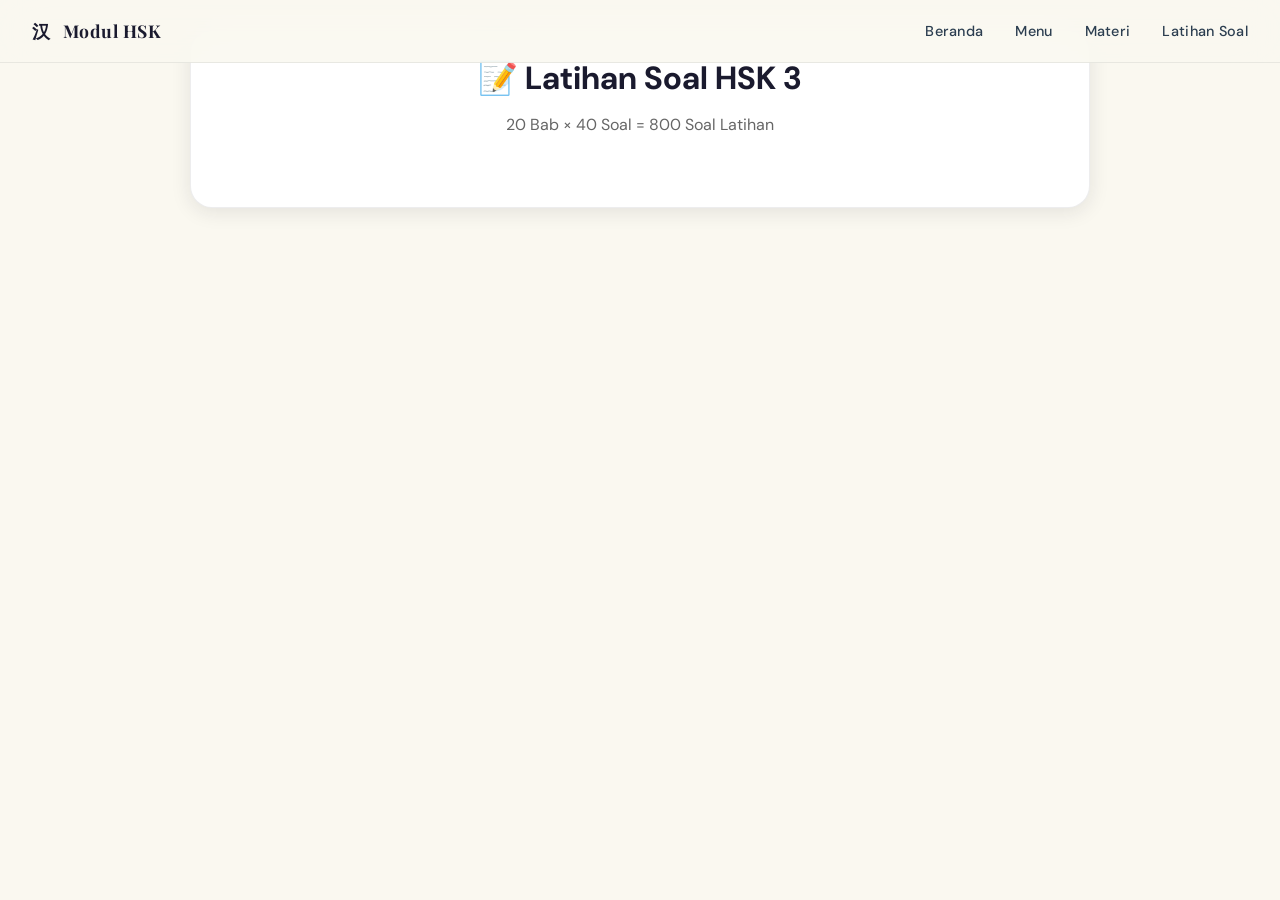
<file: hsk3-soal.html>
<!DOCTYPE html>
<html lang="id">
<head>
    <meta charset="UTF-8">
    <meta name="viewport" content="width=device-width, initial-scale=1.0">
    <title>Latihan Soal HSK 3 — Modul HSK Mandarin</title>
    <link rel="stylesheet" href="style.css">
    <style>
        .soal-container{max-width:900px;margin:30px auto;padding:20px}
        .soal-title{text-align:center;font-size:2rem;margin-bottom:6px}
        .soal-sub{text-align:center;color:#666;margin-bottom:24px}
        .bab-nav{display:flex;flex-wrap:wrap;gap:6px;justify-content:center;margin-bottom:24px}
        .bab-btn{padding:6px 14px;border:2px solid #1d3557;border-radius:8px;background:#fff;color:#1d3557;cursor:pointer;font-weight:600;font-size:0.85rem;transition:all .2s}
        .bab-btn.active,.bab-btn:hover{background:#1d3557;color:#fff}
        .bab-content{display:none}
        .bab-content.active{display:block}
        .bab-header{font-size:1.4rem;font-weight:700;color:#1d3557;margin-bottom:6px}
        .bagian-title{font-size:1.1rem;font-weight:700;color:#e63946;margin:20px 0 12px;padding-bottom:4px;border-bottom:2px solid #e63946}
        .soal-item{background:#f8f9fa;border-radius:10px;padding:16px;margin-bottom:14px;border-left:4px solid #457b9d}
        .soal-q{font-weight:600;margin-bottom:10px;line-height:1.6}
        .soal-opts label{display:block;padding:6px 12px;margin:4px 0;border-radius:6px;cursor:pointer;transition:background .2s}
        .soal-opts label:hover{background:#e8e8e8}
        .soal-opts input[type=radio]{margin-right:8px}
        .correct{background:#d4edda!important;border-left:4px solid #28a745}
        .wrong{background:#f8d7da!important;border-left:4px solid #dc3545}
        .answer-key{display:none;margin-top:12px;padding:10px;background:#fff3cd;border-radius:8px;font-size:.9rem}
        .answer-key.show{display:block}
        .btn-check{display:inline-block;padding:10px 24px;background:#e63946;color:#fff;border:none;border-radius:8px;font-weight:600;cursor:pointer;font-size:1rem;margin:10px 4px}
        .btn-check:hover{background:#c1121f}
        .btn-toggle{background:#457b9d}
        .btn-toggle:hover{background:#1d3557}
        .score-display{text-align:center;font-size:1.2rem;font-weight:700;margin:16px 0;padding:14px;border-radius:10px;background:#e8f5e9;display:none}
        /* susun kalimat */
        .susun-area{display:flex;flex-wrap:wrap;gap:6px;margin:8px 0;min-height:44px;padding:8px;background:#fff;border:2px dashed #ccc;border-radius:8px}
        .word-chip{padding:6px 14px;background:#1d3557;color:#fff;border-radius:6px;cursor:pointer;font-size:.95rem;user-select:none;transition:transform .15s}
        .word-chip:hover{transform:scale(1.05)}
        .word-chip.placed{background:#457b9d}
        .answer-line{min-height:44px;padding:8px;background:#f0f0f0;border:2px solid #ddd;border-radius:8px;margin-bottom:6px;display:flex;flex-wrap:wrap;gap:6px}
        @media(max-width:600px){.soal-container{padding:10px}.bab-btn{padding:4px 10px;font-size:.78rem}}
    </style>
</head>
<body>
<nav class="navbar">
    <div class="nav-brand"><span class="logo-hanzi">汉</span><span>Modul HSK</span></div>
    <div class="nav-links">
        <a href="index.html">Beranda</a>
        <a href="menu.html">Menu</a>
        <a href="hsk3-materi.html">Materi</a>
        <a href="hsk3-soal.html" class="active">Latihan Soal</a>
    </div>
</nav>
<div class="soal-container">
<h1 class="soal-title">📝 Latihan Soal HSK 3</h1>
<p class="soal-sub">20 Bab × 40 Soal = 800 Soal Latihan</p>
<div class="bab-nav" id="babNav"></div>
<div id="babContainer"></div>
</div>

<script>
if(sessionStorage.getItem('hsk_auth')!=='true'){window.location.href='menu.html';}

// ====== SOAL DATA ======
const allBabs = [];

// Helper
function mc(q,a,b,c,d,ans){return{type:'mc',q,opts:[a,b,c,d],ans};}
function rd(passage,questions){return{type:'read',passage,questions};}
function sus(words,answer){return{type:'sus',words,answer};}

// ==================== BAB 1: Lingkungan & Alam ====================
allBabs.push({title:"Bab 1: Lingkungan & Alam",soal:[
// Bagian A (15)
mc("我们要保护环境。","Kita harus melindungi lingkungan.","Kita harus menjaga kesehatan.","Kita harus belajar bahasa.","Kita harus pergi berlibur.",0),
mc("今天的空气质量不太好。","Hari ini cuacanya sangat panas.","Kualitas udara hari ini kurang baik.","Hari ini anginnya kencang.","Hari ini langit sangat cerah.",1),
mc("公园里有很多树。","Di taman ada banyak bunga.","Di taman ada banyak orang.","Di taman ada banyak pohon.","Di taman ada banyak hewan.",2),
mc("这条河很长。","Gunung ini sangat tinggi.","Sungai ini sangat panjang.","Jalan ini sangat lebar.","Danau ini sangat dalam.",1),
mc("春天的花开得很漂亮。","Bunga di musim semi mekar dengan indah.","Burung di musim semi bernyanyi merdu.","Pohon di musim semi sangat tinggi.","Awan di musim semi sangat putih.",0),
mc("森林里住着很多动物。","Di kota tinggal banyak orang.","Di hutan tinggal banyak hewan.","Di danau tinggal banyak ikan.","Di gunung tinggal banyak burung.",1),
mc("太阳出来了，天气变暖了。","Bulan muncul dan langit menjadi gelap.","Hujan turun dan cuaca berubah dingin.","Matahari muncul dan cuaca menjadi hangat.","Angin bertiup dan udara menjadi sejuk.",2),
mc("请不要踩草地。","Tolong jangan memetik bunga.","Tolong jangan membuang sampah.","Tolong jangan berisik.","Tolong jangan injak rumput.",3),
mc("天上有很多白云。","Di langit ada banyak awan putih.","Di langit ada banyak bintang.","Di langit ada banyak burung.","Di langit ada banyak pesawat.",0),
mc("工厂的污染越来越严重。","Lalu lintas pabrik semakin ramai.","Produksi pabrik semakin meningkat.","Polusi pabrik semakin parah.","Pekerja pabrik semakin banyak.",2),
mc("乡下能看到很多星星。","Di pedesaan bisa melihat banyak bintang.","Di kota bisa melihat banyak lampu.","Di pantai bisa melihat banyak perahu.","Di gunung bisa melihat banyak awan.",0),
mc("今天风很大，注意保暖。","Hari ini hujan lebat, bawa payung.","Hari ini anginnya kencang, perhatikan kehangatan.","Hari ini cuaca cerah, pakai topi.","Hari ini salju turun, jangan keluar.",1),
mc("保护动物是大家的责任。","Memelihara hewan sangat mahal.","Melindungi hewan adalah tanggung jawab semua orang.","Menjual hewan tidak diperbolehkan.","Memberi makan hewan sangat menyenangkan.",1),
mc("今晚的月亮又大又圆。","Bintang malam ini sangat terang.","Matahari sore ini sangat merah.","Bulan malam ini besar dan bulat.","Awan malam ini sangat gelap.",2),
mc("我小时候常去海边玩。","Waktu kecil saya sering bermain di gunung.","Waktu kecil saya sering bermain di taman.","Waktu kecil saya sering bermain di rumah.","Waktu kecil saya sering bermain di tepi laut.",3),
// Bagian B (15) - Paragraf 1
rd("每个人都应该关心环境问题。现在很多城市的空气质量越来越差，河里的水也被污染了。如果我们不保护自然，以后的生活会更困难。我们可以从小事做起，比如少用塑料袋，多种树。",[
mc("这段话主要说什么？","如何节省开支","环境保护的重要性","城市交通问题","旅游景点推荐",1),
mc("城市的空气质量怎么样？","越来越好","没有变化","越来越差","一直很差",2),
mc("河里的水怎么了？","变干净了","被污染了","变少了","变多了",1),
mc("我们可以做什么来保护环境？","多坐飞机","多买东西","少用塑料袋","多用空调",2),
mc("如果不保护自然，会怎样？","生活更方便","生活更有趣","生活更快乐","生活更困难",3)
]),
// Paragraf 2
rd("今天我去了一个很美的森林公园。那里有高高的山，清澈的小河，还有各种各样的花和树。空气特别新鲜，让人觉得很舒服。我在那里拍了很多照片。下次我还想再去。",[
mc("作者去了什么地方？","海边","森林公园","博物馆","动物园",1),
mc("那里的空气怎么样？","很差","一般","特别新鲜","有点冷",2),
mc("作者在那里做了什么？","游泳","爬山","拍了很多照片","买东西",2),
mc("那里有什么？","高楼大厦","高山和小河","很多商店","很多人",1),
mc("作者觉得怎么样？","很无聊","很累","很舒服","很害怕",2)
]),
// Paragraf 3
rd("全球变暖是一个严重的问题。因为温度升高，冰川开始融化，海平面也在上升。很多动物失去了家园。科学家们说，我们必须减少污染，保护我们的地球。",[
mc("这段话主要谈什么？","经济发展","全球变暖","旅游计划","动物保护",1),
mc("温度升高导致了什么？","更多下雨","冰川融化","森林增加","动物变多",1),
mc("哪些动物受到了影响？","城市动物","海洋动物","很多动物","没有动物",2),
mc("科学家建议我们做什么？","增加工厂","减少污染","多坐飞机","搬到城市",1),
mc("海平面怎么样了？","在下降","没变化","在上升","不确定",2)
]),
// Bagian C (10)
sus(["要","我们","环境","保护"],"我们要保护环境"),
sus(["很多","公园","树","里","有"],"公园里有很多树"),
sus(["空气","今天的","不太好","质量"],"今天的空气质量不太好"),
sus(["越来越","污染","严重","工厂的"],"工厂的污染越来越严重"),
sus(["很","这条","长","河"],"这条河很长"),
sus(["出来了","太阳","变暖了","天气"],"太阳出来了天气变暖了"),
sus(["星星","能","很多","乡下","看到"],"乡下能看到很多星星"),
sus(["动物","保护","责任","大家的","是"],"保护动物是大家的责任"),
sus(["开得","花","春天的","很","漂亮"],"春天的花开得很漂亮"),
sus(["住着","森林","动物","很多","里"],"森林里住着很多动物")
]});

// ==================== BAB 2: Pendidikan & Universitas ====================
allBabs.push({title:"Bab 2: Pendidikan & Universitas",soal:[
mc("她明年要上大学了。","Dia tahun depan akan bekerja.","Dia tahun depan akan masuk universitas.","Dia tahun depan akan menikah.","Dia tahun depan akan pindah.",1),
mc("他去年从大学毕业了。","Dia lulus dari SMA tahun lalu.","Dia masuk universitas tahun lalu.","Dia lulus dari universitas tahun lalu.","Dia pindah universitas tahun lalu.",2),
mc("你的专业是什么？","Hobimu apa?","Jurusanmu apa?","Pekerjaanmu apa?","Namamu siapa?",1),
mc("教育对每个人都很重要。","Pendidikan sangat penting bagi setiap orang.","Olahraga sangat penting bagi setiap orang.","Uang sangat penting bagi setiap orang.","Makanan sangat penting bagi setiap orang.",0),
mc("学习新知识让我很开心。","Belajar pengetahuan baru membuatku senang.","Mengajar membuatku sangat lelah.","Membaca buku membuatku mengantuk.","Mengerjakan PR membuatku stres.",0),
mc("她的数学成绩一直很好。","Nilai bahasa Inggrisnya selalu buruk.","Nilai matematikanya selalu bagus.","Nilai olahraganya selalu bagus.","Nilai musiknya selalu bagus.",1),
mc("这位教授讲课很有趣。","Profesor ini sangat galak.","Profesor ini sangat tua.","Profesor ini mengajar dengan menarik.","Profesor ini jarang masuk kelas.",2),
mc("越来越多的人出国留学。","Semakin banyak orang belajar memasak.","Semakin banyak orang studi ke luar negeri.","Semakin banyak orang pindah ke desa.","Semakin banyak orang berhenti sekolah.",1),
mc("她拿到了奖学金去留学。","Dia mendapat pekerjaan di luar negeri.","Dia mendapat visa untuk berlibur.","Dia mendapat beasiswa untuk studi di luar negeri.","Dia mendapat uang dari orang tua.",2),
mc("工作经验对找工作很重要。","Pengalaman kerja penting untuk mencari kerja.","Pengalaman kuliah penting untuk lulus.","Pengalaman hidup penting untuk menikah.","Pengalaman memasak penting untuk kesehatan.",0),
mc("中国有很长的历史。","Tiongkok memiliki ekonomi yang kuat.","Tiongkok memiliki sejarah yang panjang.","Tiongkok memiliki penduduk yang sedikit.","Tiongkok memiliki wilayah yang kecil.",1),
mc("他在研究中国历史。","Dia sedang meneliti sejarah Tiongkok.","Dia sedang belajar bahasa Jepang.","Dia sedang menulis novel.","Dia sedang membuat film.",0),
mc("科学技术发展得很快。","Ilmu pengetahuan dan teknologi berkembang cepat.","Seni dan budaya berkembang lambat.","Ekonomi dan bisnis tidak berkembang.","Pendidikan dan kesehatan menurun.",0),
mc("我对中国文化很感兴趣。","Saya tertarik dengan budaya Tiongkok.","Saya tertarik dengan masakan Jepang.","Saya tertarik dengan musik Korea.","Saya tertarik dengan film Hollywood.",0),
mc("这次考试的成绩不错。","Nilai ujian kali ini cukup bagus.","Soal ujian kali ini sangat sulit.","Ujian kali ini ditunda.","Ujian kali ini dibatalkan.",0),
// Bagian B
rd("小王今年大学毕业了。他的专业是计算机科学。在大学期间，他不但学习成绩很好，而且还参加了很多课外活动。现在他正在找工作，已经参加了三次面试。他希望能找到一份和自己专业有关的工作。",[
mc("小王的专业是什么？","经济学","计算机科学","中文","历史",1),
mc("小王在大学期间怎么样？","只学习不参加活动","成绩差但很活跃","成绩好也参加课外活动","经常旷课",2),
mc("小王现在在做什么？","在上研究生","在找工作","在旅游","在创业",1),
mc("他参加了几次面试？","一次","两次","三次","四次",2),
mc("他希望找什么样的工作？","工资高的","离家近的","和专业有关的","轻松的",2)
]),
rd("现在很多学生选择出国留学。留学不但可以学到新的知识，还可以了解不同的文化。但是留学也有一些困难，比如语言问题和生活习惯的不同。所以，出国前最好先学好外语，了解当地的文化和风俗。",[
mc("很多学生选择做什么？","在国内工作","出国留学","学习做饭","开公司",1),
mc("留学的好处是什么？","可以赚很多钱","可以学新知识和了解文化","可以不用工作","可以天天玩",1),
mc("留学有什么困难？","太贵了","语言和生活习惯不同","没有朋友","食物不好吃",1),
mc("出国前应该怎么准备？","买很多东西","学好外语了解当地文化","找好工作","学会做饭",1),
mc("这段话主要建议什么？","不要出国留学","留学前要做好准备","留学一定要去美国","留学比在国内好",1)
]),
rd("张老师是我们学校最受欢迎的教授。他教数学已经二十年了。他的课总是很有趣，他会用生活中的例子来解释复杂的概念。很多已经毕业的学生还经常回来看他。张老师说，教书是他最大的快乐。",[
mc("张老师教什么科目？","历史","中文","数学","英语",2),
mc("他教了多少年了？","十年","十五年","二十年","二十五年",2),
mc("他的课有什么特点？","很无聊","用生活例子解释","很难懂","经常考试",1),
mc("毕业的学生怎么样？","忘记了他","经常回来看他","不喜欢他","从不联系他",1),
mc("张老师觉得什么是最大的快乐？","赚钱","旅游","教书","退休",2)
]),
// Bagian C
sus(["明年","她","上","大学","要","了"],"她明年要上大学了"),
sus(["知识","学习","让","新","我","很","开心"],"学习新知识让我很开心"),
sus(["专业","什么","你的","是"],"你的专业是什么"),
sus(["毕业","他","从","去年","大学","了"],"他去年从大学毕业了"),
sus(["很","讲课","教授","这位","有趣"],"这位教授讲课很有趣"),
sus(["奖学金","拿到了","她","留学","去"],"她拿到了奖学金去留学"),
sus(["发展","科学","得","技术","很快"],"科学技术发展得很快"),
sus(["成绩","好","她的","一直","数学","很"],"她的数学成绩一直很好"),
sus(["中国","感兴趣","对","文化","我","很"],"我对中国文化很感兴趣"),
sus(["对","很","教育","重要","每个人","都"],"教育对每个人都很重要")
]});

// ==================== BAB 3: Teknologi & Internet ====================
allBabs.push({title:"Bab 3: Teknologi & Internet",soal:[
mc("网络让我们的生活更方便。","Internet membuat hidup kita lebih sulit.","Internet membuat hidup kita lebih nyaman.","Internet membuat hidup kita lebih mahal.","Internet membuat hidup kita lebih sederhana.",1),
mc("我的手机没电了。","Ponsel saya hilang.","Ponsel saya rusak.","Ponsel saya kehabisan baterai.","Ponsel saya terlalu mahal.",2),
mc("请输入你的密码。","Silakan masukkan nama Anda.","Silakan masukkan alamat Anda.","Silakan masukkan kata sandi Anda.","Silakan masukkan nomor telepon Anda.",2),
mc("你可以在网上下载这个软件。","Kamu bisa membeli software ini di toko.","Kamu bisa mengunduh software ini di internet.","Kamu bisa meminjam software ini dari teman.","Kamu bisa membuat software ini sendiri.",1),
mc("我需要用电脑写报告。","Saya perlu pakai ponsel untuk menelepon.","Saya perlu pakai komputer untuk menulis laporan.","Saya perlu pakai tablet untuk menonton film.","Saya perlu pakai kamera untuk memotret.",1),
mc("这个网站的内容很丰富。","Konten situs web ini sangat kaya.","Situs web ini sangat lambat.","Situs web ini sangat mahal.","Situs web ini sudah ditutup.",0),
mc("网上的广告太多了。","Iklan di internet terlalu sedikit.","Berita di internet terlalu banyak.","Iklan di internet terlalu banyak.","Video di internet terlalu banyak.",2),
mc("有问题请随时联系我。","Kalau ada masalah, silakan hubungi saya kapan saja.","Kalau ada masalah, tolong jangan hubungi saya.","Kalau ada waktu, silakan datang.","Kalau ada uang, silakan bayar.",0),
mc("请把照片上传到网站上。","Tolong hapus foto dari situs web.","Tolong unduh foto dari situs web.","Tolong unggah foto ke situs web.","Tolong cetak foto dari situs web.",2),
mc("你可以在网上搜索答案。","Kamu bisa bertanya pada guru.","Kamu bisa mencari jawabannya di internet.","Kamu bisa membeli jawaban.","Kamu bisa menebak jawabannya.",1),
mc("这个程序运行得很好。","Program ini sangat mahal.","Program ini sudah lama.","Program ini berjalan dengan baik.","Program ini sulit dipahami.",2),
mc("我们需要分析这些数据。","Kita perlu menghapus data ini.","Kita perlu menyimpan data ini.","Kita perlu menganalisis data ini.","Kita perlu mengirim data ini.",2),
mc("现在的技术发展很快。","Ekonomi sekarang berkembang lambat.","Teknologi sekarang berkembang sangat cepat.","Pendidikan sekarang berkembang cepat.","Budaya sekarang berkembang lambat.",1),
mc("你用什么软件学中文？","Kamu pakai buku apa belajar Mandarin?","Kamu pakai metode apa belajar Mandarin?","Kamu pakai software apa belajar Mandarin?","Kamu pakai guru apa belajar Mandarin?",2),
mc("她喜欢在网上分享旅行照片。","Dia suka berbagi foto jalan-jalan di internet.","Dia suka menghapus foto di internet.","Dia suka mengunduh foto di internet.","Dia suka mengedit foto di internet.",0),
// Bagian B
rd("现在手机已经成为我们生活中最重要的东西之一。我们用手机打电话、发消息、看新闻、买东西，甚至可以用手机付款。虽然手机让生活更方便了，但也有一些问题。比如，很多人每天花太多时间看手机，影响了健康和学习。",[
mc("手机在我们生活中怎么样？","不太重要","最重要的东西之一","已经过时了","太贵了",1),
mc("手机可以做什么？","只能打电话","打电话、买东西、付款等","只能看视频","只能玩游戏",1),
mc("手机有什么问题？","太贵了","信号不好","人们花太多时间看手机","手机太重了",2),
mc("看手机太多会影响什么？","天气","交通","健康和学习","经济",2),
mc("这段话的观点是什么？","手机完全是好的","手机完全是坏的","手机有好处也有问题","不应该用手机",2)
]),
rd("人工智能正在改变我们的世界。越来越多的公司开始使用人工智能技术，比如在客服、翻译和医疗方面。有人认为人工智能会让很多人失去工作，但也有人觉得它会创造新的工作机会。无论如何，我们都需要学习新的技术，才能跟上时代的发展。",[
mc("人工智能正在做什么？","改变我们的世界","破坏环境","减少工作","降低收入",0),
mc("公司用人工智能做什么？","只用来玩游戏","客服、翻译和医疗","只用来做广告","只用来统计数据",1),
mc("有人担心什么？","人工智能太贵","很多人失去工作","技术太复杂","电费太高",1),
mc("另一些人觉得怎么样？","会创造新工作机会","没什么影响","会消灭所有工作","不确定",0),
mc("我们需要做什么？","放弃技术","学习新技术","回到过去","不用电脑",1)
]),
rd("我最近在学习编程。一开始觉得很难，因为有很多新的概念要理解。但是经过几个星期的练习，我逐渐掌握了基础知识。现在我已经能写一些简单的程序了。我觉得学编程最重要的是要有耐心，不要害怕犯错误。",[
mc("作者在学什么？","画画","编程","做饭","开车",1),
mc("一开始觉得怎么样？","很容易","很有趣","很难","很无聊",2),
mc("经过几个星期怎样了？","还是不会","逐渐掌握了基础","完全放弃了","换了别的",1),
mc("作者觉得学编程最重要的是什么？","有钱","有老师","有耐心","有电脑",2),
mc("现在作者能做什么？","写复杂的程序","管理公司","写简单的程序","教别人编程",2)
]),
// Bagian C
sus(["让","网络","更","方便","我们的","生活"],"网络让我们的生活更方便"),
sus(["没","手机","电","了","我的"],"我的手机没电了"),
sus(["密码","请","输入","你的"],"请输入你的密码"),
sus(["可以","你","下载","在","网上","这个","软件"],"你可以在网上下载这个软件"),
sus(["太","网上的","广告","多了"],"网上的广告太多了"),
sus(["分析","我们","需要","数据","这些"],"我们需要分析这些数据"),
sus(["发展","现在的","技术","很快"],"现在的技术发展很快"),
sus(["用","写","我","报告","电脑","需要"],"我需要用电脑写报告"),
sus(["联系","随时","有","请","问题","我"],"有问题请随时联系我"),
sus(["搜索","答案","在","网上","你","可以"],"你可以在网上搜索答案")
]});

// ==================== BAB 4: Budaya & Tradisi ====================
allBabs.push({title:"Bab 4: Budaya & Tradisi",soal:[
mc("春节是中国最重要的传统节日。","Imlek adalah hari raya tradisional terpenting di Tiongkok.","Natal adalah hari raya terpenting di Tiongkok.","Lebaran adalah hari raya tradisional Tiongkok.","Tahun baru Masehi adalah festival utama Tiongkok.",0),
mc("每个地方有不同的风俗。","Setiap orang punya hobi berbeda.","Setiap daerah memiliki adat istiadat yang berbeda.","Setiap kota punya cuaca berbeda.","Setiap negara punya bahasa sama.",1),
mc("书法是一种中国传统艺术。","Kaligrafi adalah makanan tradisional Tiongkok.","Kaligrafi adalah olahraga tradisional Tiongkok.","Kaligrafi adalah seni tradisional Tiongkok.","Kaligrafi adalah tarian tradisional Tiongkok.",2),
mc("学习新的语言很有趣。","Belajar bahasa baru sangat menarik.","Belajar bahasa baru sangat sulit.","Belajar bahasa baru tidak berguna.","Belajar bahasa baru sangat mahal.",0),
mc("奶奶给我讲了一个有趣的故事。","Nenek membelikan saya buku baru.","Nenek menceritakan cerita menarik kepadaku.","Nenek mengajarkan saya memasak.","Nenek mengajak saya jalan-jalan.",1),
mc("中国有五十六个民族。","Tiongkok punya 56 kota.","Tiongkok punya 56 provinsi.","Tiongkok punya 56 suku bangsa.","Tiongkok punya 56 bahasa resmi.",2),
mc("她的工作是翻译中文书。","Pekerjaannya adalah menulis buku Mandarin.","Pekerjaannya adalah menjual buku Mandarin.","Pekerjaannya adalah membaca buku Mandarin.","Pekerjaannya adalah menerjemahkan buku Mandarin.",3),
mc("今晚有一个精彩的表演。","Malam ini ada ujian yang sulit.","Malam ini ada pertunjukan yang luar biasa.","Malam ini ada pesta yang besar.","Malam ini ada acara olahraga.",1),
mc("古代中国有很多发明。","Tiongkok modern punya banyak masalah.","Tiongkok kuno punya banyak penemuan.","Tiongkok masa depan punya banyak harapan.","Tiongkok sekarang punya banyak orang.",1),
mc("周末我们去博物馆参观吧。","Akhir pekan kita pergi ke bioskop ya.","Akhir pekan kita pergi ke restoran ya.","Akhir pekan kita pergi mengunjungi museum ya.","Akhir pekan kita pergi ke pantai ya.",2),
mc("过年的时候大家会送礼物。","Saat tahun baru semua orang makan bersama.","Saat tahun baru semua orang memberi hadiah.","Saat tahun baru semua orang berlibur.","Saat tahun baru semua orang bekerja.",1),
mc("你有什么学习的好习惯？","Kamu punya hobi apa?","Kamu punya kebiasaan belajar baik apa?","Kamu punya rencana apa?","Kamu punya masalah belajar apa?",1),
mc("现代生活离不开科技。","Kehidupan modern tidak bisa lepas dari teknologi.","Kehidupan modern sangat membosankan.","Kehidupan modern sangat sederhana.","Kehidupan modern tidak butuh uang.",0),
mc("中秋节是一个重要的节日。","Hari Valentine adalah hari raya penting.","Festival Pertengahan Musim Gugur adalah hari raya penting.","Hari kemerdekaan adalah hari raya penting.","Natal adalah hari raya penting.",1),
mc("她喜欢听中国音乐。","Dia suka menonton film Tiongkok.","Dia suka membaca buku Tiongkok.","Dia suka mendengarkan musik Tiongkok.","Dia suka makan masakan Tiongkok.",2),
// Bagian B
rd("中国的春节是最重要的节日。在春节期间，人们会回家和家人团聚，一起吃年夜饭。大人会给小孩红包，大家一起放鞭炮，看春晚。家家户户都会贴春联和福字，希望新的一年平安快乐。",[
mc("春节期间人们会做什么？","出国旅游","回家和家人团聚","去公司加班","去学校上课",1),
mc("大人给小孩什么？","玩具","书本","红包","衣服",2),
mc("人们会在门上贴什么？","照片","广告","春联和福字","日历",2),
mc("年夜饭是什么？","早餐","午餐","春节当晚的家庭晚餐","学校食堂的饭",2),
mc("人们希望新的一年怎样？","赚更多钱","平安快乐","找到工作","出国留学",1)
]),
rd("中国的茶文化有几千年的历史。不同地方有不同种类的茶，比如绿茶、红茶和乌龙茶。中国人喜欢用喝茶来招待客人，这是一种表示尊重和友好的方式。在一些地方，泡茶还是一种艺术。",[
mc("中国茶文化有多长的历史？","几百年","几十年","几千年","几万年",2),
mc("文章提到了哪些种类的茶？","绿茶、红茶和乌龙茶","只有绿茶","只有红茶","咖啡和茶",0),
mc("中国人用什么方式招待客人？","请客人吃饭","请客人喝茶","请客人看电影","请客人唱歌",1),
mc("喝茶表示什么？","有钱","尊重和友好","无聊","不开心",1),
mc("在一些地方，泡茶是什么？","一种运动","一种工作","一种艺术","一种义务",2)
]),
rd("京剧是中国最有名的传统表演艺术。演员们穿着漂亮的戏服，脸上画着各种颜色的脸谱。不同颜色代表不同的性格，比如红色代表勇敢，白色代表狡猾。虽然年轻人越来越少看京剧，但政府正在努力保护这种传统艺术。",[
mc("京剧是什么？","一种美食","一种运动","传统表演艺术","一种语言",2),
mc("演员脸上有什么？","口罩","各种颜色的脸谱","太阳镜","帽子",1),
mc("红色脸谱代表什么？","聪明","勇敢","狡猾","善良",1),
mc("年轻人对京剧怎样？","非常喜欢","越来越少看","完全不知道","每天都看",1),
mc("政府在做什么？","禁止京剧","改变京剧","努力保护京剧","忽视京剧",2)
]),
// Bagian C
sus(["是","中国","传统","春节","最","的","重要","节日"],"春节是中国最重要的传统节日"),
sus(["地方","每个","不同的","风俗","有"],"每个地方有不同的风俗"),
sus(["新的","语言","学习","很","有趣"],"学习新的语言很有趣"),
sus(["五十六个","有","民族","中国"],"中国有五十六个民族"),
sus(["一种","书法","艺术","传统","是","中国"],"书法是一种中国传统艺术"),
sus(["离不开","生活","科技","现代"],"现代生活离不开科技"),
sus(["参观","博物馆","去","我们","周末","吧"],"周末我们去博物馆参观吧"),
sus(["讲了","一个","故事","有趣的","奶奶","给我"],"奶奶给我讲了一个有趣的故事"),
sus(["喜欢","中国","她","音乐","听"],"她喜欢听中国音乐"),
sus(["今晚","有","一个","精彩的","表演"],"今晚有一个精彩的表演")
]});

// ==================== BAB 5: Hubungan Sosial ====================
allBabs.push({title:"Bab 5: Hubungan Sosial & Pertemanan",soal:[
mc("真正的友谊是很珍贵的。","Persahabatan sejati sangat berharga.","Uang adalah hal paling penting.","Pekerjaan adalah segalanya.","Keluarga tidak terlalu penting.",0),
mc("我邀请你来参加我的生日聚会。","Aku mengundangmu ke pesta pernikahan.","Aku mengundangmu ke pesta ulang tahunku.","Aku mengundangmu ke acara wisuda.","Aku mengundangmu ke acara kantor.",1),
mc("我们经常交流学习经验。","Kami sering bertengkar.","Kami sering bertukar pengalaman belajar.","Kami sering bermain game.","Kami sering menonton film.",1),
mc("朋友之间最重要的是信任。","Hal terpenting antara teman adalah uang.","Hal terpenting antara teman adalah hadiah.","Hal terpenting antara teman adalah kepercayaan.","Hal terpenting antara teman adalah jarak.",2),
mc("做错了事要学会道歉。","Kalau salah harus kabur.","Kalau salah harus belajar minta maaf.","Kalau salah harus diam saja.","Kalau salah harus marah.",1),
mc("请你原谅我的错误。","Tolong abaikan kesalahan saya.","Tolong hukum saya.","Tolong maafkan kesalahan saya.","Tolong lupakan saya.",2),
mc("老师经常鼓励学生要努力。","Guru sering menghukum siswa.","Guru sering menyemangati siswa agar rajin.","Guru sering memberi PR banyak.","Guru sering marah.",1),
mc("她是一个很有感情的人。","Dia adalah orang yang sangat kaya.","Dia adalah orang yang sangat pintar.","Dia adalah orang yang penuh perasaan.","Dia adalah orang yang sangat cantik.",2),
mc("这只是一个误会，别生气了。","Ini hanya kebetulan, jangan pergi.","Ini hanya salah paham, jangan marah.","Ini hanya lelucon, jangan takut.","Ini hanya mimpi, jangan khawatir.",1),
mc("周末我陪你去看电影。","Akhir pekan aku mengajakmu belajar.","Akhir pekan aku menemanimu ke bioskop.","Akhir pekan aku menemanimu bekerja.","Akhir pekan aku membantumu masak.",1),
mc("我们约好了明天见面。","Kami sudah janjian bertemu besok.","Kami sudah memutuskan untuk pindah.","Kami sudah membeli tiket untuk besok.","Kami sudah berencana untuk liburan.",0),
mc("我们要尊重每个人的想法。","Kita harus menghormati pemikiran setiap orang.","Kita harus mengikuti kemauan setiap orang.","Kita harus menolak semua pendapat.","Kita harus mengubah pemikiran semua orang.",0),
mc("他们的关系很好。","Hubungan mereka sangat buruk.","Hubungan mereka sangat baik.","Mereka tidak saling kenal.","Mereka baru bertemu.",1),
mc("谢谢你帮忙搬东西。","Terima kasih sudah membantu membersihkan.","Terima kasih sudah membantu memasak.","Terima kasih sudah membantu memindahkan barang.","Terima kasih sudah membantu mencuci.",2),
mc("周末我们一起聚会吧。","Akhir pekan kita belajar bersama ya.","Akhir pekan kita berkumpul bersama ya.","Akhir pekan kita olahraga bersama ya.","Akhir pekan kita bekerja bersama ya.",1),
// Bagian B
rd("小李和小张是大学同学，他们的友谊已经有十年了。虽然毕业后在不同的城市工作，但他们每个月都会打电话聊天。每年暑假，他们还会约在一起旅游。小李说，真正的朋友不会因为距离而改变。",[
mc("小李和小张是什么关系？","同事","邻居","大学同学","亲戚",2),
mc("他们的友谊有多长时间了？","五年","八年","十年","二十年",2),
mc("毕业后他们在哪里？","同一个城市","不同的城市","同一家公司","都没有工作",1),
mc("他们多久联系一次？","每天","每周","每个月","每年",2),
mc("小李认为真正的朋友怎样？","经常见面才行","住得近才行","不会因距离而改变","一定要一起工作",2)
]),
rd("在中国文化中，送礼物是表达友好和尊重的重要方式。但是送礼物也有一些讲究。比如，不要送钟（因为"送钟"和"送终"同音），也不要送梨（因为"梨"和"离"同音）。送礼物的时候，包装也很重要，红色的包装代表好运。",[
mc("在中国文化中送礼物代表什么？","有钱","友好和尊重","义务","无聊",1),
mc("为什么不能送钟？","太贵了","太重了","和'送终'同音","不实用",2),
mc("为什么不能送梨？","不好吃","和'离'同音","太便宜","太普通",1),
mc("什么颜色的包装代表好运？","蓝色","绿色","白色","红色",3),
mc("这段话主要说什么？","怎么买礼物","中国送礼的文化和讲究","什么礼物最贵","应该送什么花",1)
]),
rd("昨天我和好朋友吵架了。原因是一个很小的误会。我说的话她理解错了，她觉得我在批评她。后来我主动给她打电话道歉，跟她解释了我的意思。她听了以后说她也有错，不应该那么快就生气。最后我们和好了。",[
mc("作者和朋友怎么了？","分手了","吵架了","搬家了","旅游了",1),
mc("吵架的原因是什么？","一个误会","钱的问题","工作问题","感情问题",0),
mc("作者怎么解决的？","不理她了","找别人帮忙","主动打电话道歉","等她来道歉",2),
mc("朋友听了解释后怎么说？","还是很生气","她也有错","不想做朋友了","没有回应",1),
mc("最后结果怎样？","还是不开心","和好了","不再联系了","去找老师",1)
]),
// Bagian C
sus(["友谊","真正的","珍贵的","很","是"],"真正的友谊是很珍贵的"),
sus(["邀请","我","来","参加","你","我的","聚会","生日"],"我邀请你来参加我的生日聚会"),
sus(["信任","之间","朋友","最","重要的","是"],"朋友之间最重要的是信任"),
sus(["道歉","做","错了","学会","事","要"],"做错了事要学会道歉"),
sus(["原谅","请","你","我的","错误"],"请你原谅我的错误"),
sus(["经常","鼓励","老师","学生","努力","要"],"老师经常鼓励学生要努力"),
sus(["尊重","想法","每个人的","要","我们"],"我们要尊重每个人的想法"),
sus(["关系","他们的","很好"],"他们的关系很好"),
sus(["陪","你","周末","看","我","去","电影"],"周末我陪你去看电影"),
sus(["约好了","明天","我们","见面"],"我们约好了明天见面")
]});

// ==================== BAB 6-20: Template-based with unique Bagian A ====================
const templateBabs = [
{n:6,title:"Kesehatan & Tubuh",aQ:[
mc("健康比什么都重要。","Kesehatan lebih penting dari segalanya.","Uang lebih penting dari segalanya.","Pendidikan lebih penting dari segalanya.","Pekerjaan lebih penting dari segalanya.",0),
mc("天气变冷了，小心感冒。","Cuaca berubah panas, hati-hati dehidrasi.","Cuaca berubah dingin, hati-hati flu.","Cuaca berubah dingin, hati-hati jatuh.","Cuaca berubah panas, hati-hati sengatan.",1),
mc("每天锻炼身体对健康有好处。","Tidur setiap hari baik untuk kesehatan.","Makan setiap hari baik untuk kesehatan.","Berolahraga setiap hari baik untuk kesehatan.","Bekerja setiap hari baik untuk kesehatan.",2),
mc("医生让他每天吃三次药。","Dokter menyuruhnya minum obat sekali sehari.","Dokter menyuruhnya minum obat dua kali sehari.","Dokter menyuruhnya minum obat tiga kali sehari.","Dokter menyuruhnya minum obat empat kali sehari.",2),
mc("你最近瘦了很多。","Kamu akhir-akhir ini gemuk banyak.","Kamu akhir-akhir ini kurus banyak.","Kamu akhir-akhir ini tinggi banyak.","Kamu akhir-akhir ini tua banyak.",1),
mc("工作太累了，你该休息一下。","Pekerjaan terlalu mudah, kamu perlu tantangan.","Kerja terlalu capek, kamu sebaiknya istirahat.","Kerja terlalu sedikit, kamu perlu lembur.","Kerja terlalu menyenangkan, kamu beruntung.",1),
mc("多吃蔬菜水果，营养更均衡。","Makan banyak daging, nutrisi lebih baik.","Makan banyak nasi, nutrisi lebih seimbang.","Perbanyak makan sayur buah, nutrisi lebih seimbang.","Makan sedikit saja, badan lebih sehat.",2),
mc("她正在减肥，不吃甜的东西。","Dia sedang diet, tidak makan makanan asin.","Dia sedang diet, tidak makan makanan pedas.","Dia sedang diet, tidak minum air.","Dia sedang diet, tidak makan makanan manis.",3),
mc("你应该去医院检查一下。","Kamu seharusnya pergi ke kantor.","Kamu seharusnya pergi ke rumah sakit untuk diperiksa.","Kamu seharusnya pergi ke sekolah.","Kamu seharusnya pergi ke toko.",1),
mc("今天你的精神看起来很好。","Hari ini kamu terlihat sangat lelah.","Hari ini kamu terlihat sangat sedih.","Hari ini semangatmu terlihat bagus.","Hari ini kamu terlihat sangat marah.",2),
mc("孩子发烧了，快去看医生。","Anak kedinginan, cepat beri jaket.","Anak demam, cepat pergi ke dokter.","Anak lapar, cepat beri makan.","Anak menangis, cepat beri mainan.",1),
mc("早睡早起是好习惯。","Begadang adalah kebiasaan baik.","Tidur siang adalah kebiasaan buruk.","Tidur awal bangun awal adalah kebiasaan baik.","Bangun siang adalah kebiasaan baik.",2),
mc("吃太多甜食会变胖。","Makan terlalu banyak sayur bisa jadi kurus.","Makan terlalu banyak makanan manis bisa jadi gemuk.","Makan terlalu banyak buah bisa sakit.","Makan terlalu banyak nasi bisa tinggi.",1),
mc("我的头很疼。","Kaki saya sangat sakit.","Perut saya sangat lapar.","Kepala saya sangat sakit.","Mata saya sangat lelah.",2),
mc("他生病了，要去医院。","Dia lapar, harus ke restoran.","Dia sakit, harus ke rumah sakit.","Dia capek, harus istirahat.","Dia bosan, harus jalan-jalan.",1)
]},
{n:7,title:"Pekerjaan & Karier",aQ:[
mc("他的工作很忙。","Pekerjaannya sangat santai.","Pekerjaannya sangat sibuk.","Pekerjaannya sangat mudah.","Pekerjaannya sangat membosankan.",1),
mc("这个月的工资已经发了。","Gaji bulan ini belum keluar.","Gaji bulan ini sudah dibayar.","Gaji bulan ini dikurangi.","Gaji bulan ini ditambah.",1),
mc("明天我有一个很重要的面试。","Besok saya punya ujian penting.","Besok saya punya janji penting.","Besok saya punya wawancara kerja penting.","Besok saya punya rapat penting.",2),
mc("请把你的简历发给我。","Tolong kirimkan fotomu.","Tolong kirimkan CV kamu.","Tolong kirimkan tugasmu.","Tolong kirimkan alamatmu.",1),
mc("我的同事们都很友好。","Teman-teman saya sangat kaya.","Keluarga saya sangat besar.","Rekan kerja saya semuanya ramah.","Tetangga saya semuanya tua.",2),
mc("他决定辞职去创业。","Dia memutuskan pindah kota.","Dia memutuskan mengundurkan diri untuk berwirausaha.","Dia memutuskan naik jabatan.","Dia memutuskan pensiun dini.",1),
mc("工作压力太大了。","Tekanan belajar sangat ringan.","Tekanan kerja terlalu besar.","Tekanan hidup tidak ada.","Tekanan ujian sudah hilang.",1),
mc("只要努力就会成功。","Asalkan beruntung pasti berhasil.","Asalkan kaya pasti berhasil.","Asalkan berusaha keras pasti berhasil.","Asalkan pintar pasti berhasil.",2),
mc("失败是成功之母。","Kegagalan adalah akhir segalanya.","Kegagalan adalah ibu dari kesuksesan.","Keberhasilan datang tanpa usaha.","Kegagalan tidak pernah terjadi.",1),
mc("这是一个很好的机会。","Ini adalah masalah yang besar.","Ini adalah kesempatan yang bagus.","Ini adalah tantangan yang sulit.","Ini adalah tugas yang berat.",1),
mc("今天的任务已经完成了。","Tugas hari ini belum mulai.","Tugas hari ini sudah selesai.","Tugas hari ini sangat sulit.","Tugas hari ini ditunda.",1),
mc("我们签了一年的合同。","Kami membuat rencana satu tahun.","Kami menandatangani kontrak satu tahun.","Kami membeli rumah satu tahun lalu.","Kami bekerja satu tahun di sini.",1),
mc("她每天都在加班。","Dia setiap hari datang terlambat.","Dia setiap hari pulang awal.","Dia setiap hari lembur.","Dia setiap hari libur.",2),
mc("我们的经理是个很好的人。","Manajer kami sangat galak.","Manajer kami adalah orang yang baik.","Manajer kami sangat pelit.","Manajer kami sudah pensiun.",1),
mc("这家公司在北京。","Perusahaan ini di Shanghai.","Perusahaan ini di Guangzhou.","Perusahaan ini di Beijing.","Perusahaan ini di Shenzhen.",2)
]},
{n:8,title:"Transportasi & Perjalanan",aQ:[
mc("我们的航班是晚上八点的。","Penerbangan kami pukul enam pagi.","Penerbangan kami pukul delapan malam.","Penerbangan kami dibatalkan.","Penerbangan kami ditunda.",1),
mc("去中国旅游需要办签证。","Berwisata ke Tiongkok perlu paspor baru.","Berwisata ke Tiongkok perlu tiket mahal.","Berwisata ke Tiongkok perlu mengurus visa.","Berwisata ke Tiongkok tidak perlu apa-apa.",2),
mc("你的行李太重了。","Bagasimu terlalu banyak.","Bagasimu terlalu berat.","Bagasimu terlalu besar.","Bagasimu terlalu mahal.",1),
mc("坐地铁比开车快。","Naik bis lebih murah dari taksi.","Naik kereta bawah tanah lebih cepat dari menyetir.","Naik pesawat lebih lambat dari kereta.","Naik sepeda lebih cepat dari jalan kaki.",1),
mc("我们明天早上六点出发。","Kita berangkat besok sore pukul tiga.","Kita berangkat besok pagi pukul enam.","Kita berangkat lusa pagi.","Kita berangkat nanti malam.",1),
mc("飞机已经到达机场了。","Pesawat sudah tiba di bandara.","Pesawat sudah berangkat.","Pesawat masih di perjalanan.","Pesawat belum siap.",0),
mc("请问，火车站在哪个方向？","Permisi, bandara ada di mana?","Permisi, stasiun kereta api di arah mana?","Permisi, halte bis di mana?","Permisi, pelabuhan di arah mana?",1),
mc("学校离我家的距离不远。","Jarak sekolah dari rumah sangat jauh.","Jarak kantor dari rumah sangat dekat.","Jarak sekolah dari rumah tidak jauh.","Jarak toko dari rumah sangat jauh.",2),
mc("暑假我们打算去欧洲旅游。","Liburan musim panas kami berencana ke Asia.","Liburan musim dingin kami berencana ke Eropa.","Liburan musim panas kami berencana ke Eropa.","Liburan musim semi kami berencana ke Afrika.",2),
mc("旅客们请注意安全。","Para penumpang harap perhatikan keselamatan.","Para penumpang harap keluar.","Para penumpang harap duduk diam.","Para penumpang harap bayar tiket.",0),
mc("这个景点很有名。","Tempat wisata ini sangat terkenal.","Tempat wisata ini sangat sepi.","Tempat wisata ini sudah ditutup.","Tempat wisata ini sangat mahal.",0),
mc("出国前要检查护照有没有过期。","Sebelum ke luar negeri harus periksa tiket.","Sebelum ke luar negeri harus periksa paspor.","Sebelum ke luar negeri harus beli koper.","Sebelum ke luar negeri harus belajar bahasa.",1),
mc("坐高铁从北京到上海只要四个半小时。","Naik kereta biasa butuh dua jam.","Naik pesawat butuh empat jam.","Naik kereta cepat dari Beijing ke Shanghai 4,5 jam.","Naik mobil dari Beijing ke Shanghai 4,5 jam.",2),
mc("我们的导游说得很清楚。","Pemandu wisata kami tidak bicara.","Pemandu wisata kami berbicara sangat jelas.","Pemandu wisata kami sangat marah.","Pemandu wisata kami sangat lambat.",1),
mc("这个城市的交通很方便。","Lalu lintas kota ini sangat macet.","Lalu lintas kota ini sangat berbahaya.","Lalu lintas kota ini sangat nyaman.","Lalu lintas kota ini sangat sepi.",2)
]},
{n:9,title:"Makanan & Minuman",aQ:[
mc("这道菜的味道很好。","Rasa masakan ini sangat buruk.","Rasa masakan ini sangat enak.","Warna masakan ini sangat bagus.","Harga masakan ini sangat murah.",1),
mc("新鲜的食物更健康。","Makanan segar lebih mahal.","Makanan segar lebih sehat.","Makanan segar lebih sulit didapat.","Makanan segar lebih enak saja.",1),
mc("四川菜特别辣。","Masakan Sichuan sangat asin.","Masakan Sichuan sangat manis.","Masakan Sichuan sangat pedas.","Masakan Sichuan sangat asam.",2),
mc("妈妈在煮面条。","Ibu sedang memanggang roti.","Ibu sedang menggoreng ayam.","Ibu sedang merebus mie.","Ibu sedang memotong sayur.",2),
mc("请给我们一份菜单。","Tolong berikan kami struk.","Tolong berikan kami menu.","Tolong berikan kami diskon.","Tolong berikan kami kursi.",1),
mc("吃不完的可以打包带走。","Yang tidak habis bisa dibuang.","Yang tidak habis bisa dibungkus dibawa pulang.","Yang tidak habis bisa diberikan pelayan.","Yang tidak habis harus dimakan.",1),
mc("你想喝什么饮料？","Kamu mau makan apa?","Kamu mau minum minuman apa?","Kamu mau pergi ke mana?","Kamu mau beli apa?",1),
mc("市场上的蔬菜很新鲜。","Sayuran di supermarket sangat mahal.","Sayuran di pasar sangat segar.","Buah di pasar sangat mahal.","Daging di pasar sudah basi.",1),
mc("做这道菜需要什么材料？","Membuat masakan ini butuh waktu berapa?","Membuat masakan ini butuh bahan apa?","Membuat masakan ini butuh uang berapa?","Membuat masakan ini butuh berapa orang?",1),
mc("这个蛋糕太甜了。","Kue ini terlalu asin.","Kue ini terlalu asam.","Kue ini terlalu pedas.","Kue ini terlalu manis.",3),
mc("汤有点儿咸了。","Supnya agak pedas.","Supnya agak manis.","Supnya agak asin.","Supnya agak asam.",2),
mc("今晚我们一起烤肉吧。","Malam ini kita merebus sayur ya.","Malam ini kita memanggang daging ya.","Malam ini kita menggoreng ikan ya.","Malam ini kita memasak nasi ya.",1),
mc("我学会了炒鸡蛋。","Saya sudah bisa merebus telur.","Saya sudah bisa menumis telur.","Saya sudah bisa memanggang telur.","Saya sudah bisa menggoreng ayam.",1),
mc("你来点菜吧，我不熟悉这里。","Kamu yang bayar ya, aku tidak bawa uang.","Kamu yang pesan ya, aku tidak familiar di sini.","Kamu yang masak ya, aku tidak bisa.","Kamu yang pilih ya, aku tidak lapar.",1),
mc("这个水果有点儿酸。","Buah ini agak manis.","Buah ini agak pahit.","Buah ini agak asam.","Buah ini agak asin.",2)
]},
{n:10,title:"Emosi & Kepribadian",aQ:[
mc("考试前我总是很紧张。","Sebelum ujian aku selalu gugup.","Sebelum ujian aku selalu senang.","Sebelum ujian aku selalu mengantuk.","Sebelum ujian aku selalu lapar.",0),
mc("她是一个很自信的人。","Dia sangat pemalu.","Dia sangat percaya diri.","Dia sangat pendiam.","Dia sangat pemarah.",1),
mc("妈妈为我感到骄傲。","Ibu merasa bangga terhadapku.","Ibu merasa kecewa terhadapku.","Ibu merasa marah terhadapku.","Ibu merasa sedih terhadapku.",0),
mc("做老师需要很大的耐心。","Menjadi guru butuh banyak uang.","Menjadi guru butuh kesabaran besar.","Menjadi guru butuh badan kuat.","Menjadi guru butuh suara keras.",1),
mc("他是一个很幽默的人。","Dia orang yang sangat serius.","Dia orang yang sangat pendiam.","Dia orang yang sangat humoris.","Dia orang yang sangat galak.",2),
mc("遇到困难要勇敢面对。","Menghadapi kesulitan harus berani.","Menghadapi kesulitan harus lari.","Menghadapi kesulitan harus diam.","Menghadapi kesulitan harus menangis.",0),
mc("做人要诚实。","Hidup harus jujur.","Hidup harus kaya.","Hidup harus terkenal.","Hidup harus sempurna.",0),
mc("他很后悔没有好好学习。","Dia sangat senang tidak belajar.","Dia sangat menyesal tidak belajar dengan baik.","Dia sangat marah tidak lulus ujian.","Dia sangat takut tidak punya uang.",1),
mc("客人对我们的服务很满意。","Tamu kecewa dengan layanan kami.","Tamu marah dengan layanan kami.","Tamu sangat puas dengan layanan kami.","Tamu tidak peduli dengan layanan kami.",2),
mc("失去朋友让他很难过。","Kehilangan uang membuatnya marah.","Kehilangan teman membuatnya sedih.","Kehilangan pekerjaan membuatnya senang.","Kehilangan kunci membuatnya panik.",1),
mc("别生气了，我跟你道歉。","Jangan marah lagi, aku minta maaf.","Jangan sedih lagi, aku ada di sini.","Jangan takut lagi, sudah aman.","Jangan menangis lagi, sudah selesai.",0),
mc("她很害怕一个人走夜路。","Dia sangat takut jalan malam sendirian.","Dia sangat suka jalan malam.","Dia tidak pernah jalan malam.","Dia selalu jalan malam sendirian.",0),
mc("周末的时候要学会放松自己。","Akhir pekan harus kerja lebih keras.","Akhir pekan harus belajar lebih rajin.","Akhir pekan harus bisa merilekskan diri.","Akhir pekan harus bangun pagi.",2),
mc("她说话的声音很温柔。","Suaranya saat berbicara sangat keras.","Suaranya saat berbicara sangat lembut.","Suaranya saat berbicara sangat aneh.","Suaranya saat berbicara sangat pelan.",1),
mc("听到这个消息我很高兴。","Mendengar kabar ini saya sangat sedih.","Mendengar kabar ini saya sangat marah.","Mendengar kabar ini saya sangat kaget.","Mendengar kabar ini saya sangat senang.",3)
]},
{n:11,title:"Rumah & Kehidupan Sehari-hari",aQ:[
mc("下个月我们要搬家了。","Bulan depan kami renovasi rumah.","Bulan depan kami pindah rumah.","Bulan depan kami beli mobil.","Bulan depan kami punya bayi.",1),
mc("电梯坏了，我们走楼梯吧。","Lift rusak, kita naik tangga ya.","Lift penuh, kita tunggu ya.","Lift terlalu lambat, kita lari ya.","Lift sudah diperbaiki, kita naik ya.",0),
mc("我喜欢在阳台上喝咖啡。","Saya suka minum teh di dapur.","Saya suka minum kopi di balkon.","Saya suka minum jus di kamar.","Saya suka minum susu di taman.",1),
mc("请把垃圾分类处理。","Tolong buang sampah di sungai.","Tolong kumpulkan sampah.","Tolong buang sampah dengan dipilah.","Tolong bakar sampahnya.",2),
mc("我的电脑需要修理一下。","Komputer saya perlu dijual.","Komputer saya perlu dibuang.","Komputer saya perlu diperbaiki.","Komputer saya perlu diganti.",2),
mc("我忘带钥匙了。","Saya lupa membawa dompet.","Saya lupa membawa kunci.","Saya lupa membawa ponsel.","Saya lupa membawa payung.",1),
mc("天气太热了，开空调吧。","Cuaca terlalu dingin, nyalakan pemanas.","Cuaca terlalu panas, nyalakan AC.","Cuaca terlalu gelap, nyalakan lampu.","Cuaca terlalu hujan, tutup jendela.",1),
mc("厨房里有很多好吃的东西。","Di kamar ada banyak buku.","Di dapur ada banyak makanan enak.","Di ruang tamu ada banyak kursi.","Di balkon ada banyak tanaman.",1),
mc("周末我要打扫房间。","Akhir pekan saya harus membersihkan kamar.","Akhir pekan saya harus mengecat kamar.","Akhir pekan saya harus pindah kamar.","Akhir pekan saya harus menyewa kamar.",0),
mc("我的邻居是一对老夫妻。","Tetangga saya adalah keluarga besar.","Tetangga saya adalah mahasiswa.","Tetangga saya adalah sepasang suami istri tua.","Tetangga saya adalah dokter.",2),
mc("今天晚上我来做饭。","Malam ini aku yang mencuci piring.","Malam ini aku yang memasak.","Malam ini aku yang belanja.","Malam ini aku yang membersihkan.",1),
mc("我们买了一些新家具。","Kami membeli baju baru.","Kami membeli perabot baru.","Kami membeli makanan baru.","Kami membeli buku baru.",1),
mc("卧室里有一张大床。","Di kamar tidur ada meja besar.","Di kamar tidur ada lemari besar.","Di kamar tidur ada tempat tidur besar.","Di kamar tidur ada TV besar.",2),
mc("我们在客厅看电视吧。","Kita menonton TV di kamar tidur.","Kita menonton TV di dapur.","Kita menonton TV di ruang tamu.","Kita menonton TV di balkon.",2),
mc("今天的衣服我还没洗。","Baju hari ini sudah kering.","Baju hari ini belum saya cuci.","Baju hari ini sudah saya setrika.","Baju hari ini sudah saya lipat.",1)
]},
{n:12,title:"Belanja & Uang",aQ:[
mc("这件衣服的价格太高了。","Baju ini kualitasnya bagus.","Baju ini harganya terlalu mahal.","Baju ini warnanya terlalu gelap.","Baju ini ukurannya terlalu besar.",1),
mc("网上买东西更便宜。","Beli online lebih mahal.","Beli online lebih cepat.","Beli online lebih murah.","Beli online lebih sulit.",2),
mc("你可以用手机付款。","Kamu bisa bayar pakai kartu.","Kamu bisa bayar pakai uang tunai.","Kamu bisa bayar pakai ponsel.","Kamu bisa bayar pakai cek.",2),
mc("这个产品的质量非常好。","Kualitas produk ini sangat buruk.","Kualitas produk ini sangat bagus.","Harga produk ini sangat murah.","Desain produk ini sangat jelek.",1),
mc("她每个月都存钱。","Dia menabung setiap minggu.","Dia menabung setiap hari.","Dia menabung setiap bulan.","Dia menabung setiap tahun.",2),
mc("旅游的时候不要花太多钱。","Saat berwisata jangan makan terlalu banyak.","Saat berwisata jangan foto terlalu banyak.","Saat berwisata jangan mengeluarkan terlalu banyak uang.","Saat berwisata jangan berjalan terlalu jauh.",2),
mc("这双鞋太小了，能换一双吗？","Sepatu ini terlalu mahal, bisa diskon?","Sepatu ini terlalu kecil, bisa ditukar?","Sepatu ini terlalu jelek, bisa dikembalikan?","Sepatu ini terlalu berat, bisa diganti?",1),
mc("这家店今天打折。","Toko ini hari ini tutup.","Toko ini hari ini ada diskon.","Toko ini hari ini pindah.","Toko ini hari ini buka baru.",1),
mc("顾客的满意度最重要。","Keuntungan perusahaan paling penting.","Gaji karyawan paling penting.","Kepuasan pelanggan paling penting.","Jumlah produk paling penting.",2),
mc("这些商品都是进口的。","Produk ini semuanya buatan lokal.","Produk ini semuanya impor.","Produk ini semuanya gratis.","Produk ini semuanya bekas.",1),
mc("这个包太贵了，我买不起。","Tas ini sangat bagus, saya mau beli.","Tas ini terlalu mahal, saya tidak sanggup.","Tas ini sangat murah, saya beli dua.","Tas ini biasa saja, saya tidak tertarik.",1),
mc("这里可以用信用卡吗？","Di sini bisa pakai uang tunai?","Di sini bisa pakai ponsel?","Di sini bisa pakai kartu kredit?","Di sini bisa pakai kupon?",2),
mc("对不起，我没有零钱。","Maaf, saya tidak punya uang besar.","Maaf, saya tidak punya uang kecil.","Maaf, saya tidak punya kartu.","Maaf, saya tidak punya dompet.",1),
mc("这件衣服不合适，我想退。","Baju ini tidak pas, saya mau tukar.","Baju ini tidak bagus, saya mau buang.","Baju ini tidak pas, saya mau kembalikan.","Baju ini tidak mahal, saya mau beli.",2),
mc("我要去超市买些东西。","Saya mau ke pasar jual barang.","Saya mau ke supermarket beli barang.","Saya mau ke toko buku baca.","Saya mau ke mal jalan-jalan.",1)
]},
{n:13,title:"Media & Komunikasi",aQ:[
mc("你看了今天的新闻吗？","Kamu sudah baca koran?","Kamu sudah lihat berita hari ini?","Kamu sudah nonton film?","Kamu sudah dengar lagu?",1),
mc("这个节目非常受欢迎。","Acara ini sangat membosankan.","Acara ini sangat populer.","Acara ini sudah dibatalkan.","Acara ini sangat mahal.",1),
mc("我们讨论一下这个问题吧。","Ayo kita abaikan masalah ini.","Ayo kita diskusikan masalah ini.","Ayo kita lupakan masalah ini.","Ayo kita hindari masalah ini.",1),
mc("他发表了一篇文章。","Dia membaca sebuah artikel.","Dia menghapus sebuah artikel.","Dia menerbitkan sebuah artikel.","Dia menyalin sebuah artikel.",2),
mc("网友的评论很有趣。","Komentar netizen sangat membosankan.","Komentar netizen sangat menyinggung.","Komentar netizen sangat menarik.","Komentar netizen sangat panjang.",2),
mc("今晚有一个直播活动。","Malam ini ada acara rekaman.","Malam ini ada acara siaran langsung.","Malam ini ada ujian.","Malam ini ada rapat.",1),
mc("学校发了一个通知。","Sekolah mengeluarkan pemberitahuan.","Sekolah mengeluarkan ujian.","Sekolah mengeluarkan siswa.","Sekolah mengeluarkan hadiah.",0),
mc("爷爷每天早上看报纸。","Kakek membaca majalah setiap malam.","Kakek membaca koran setiap pagi.","Kakek menonton TV setiap siang.","Kakek mendengar radio setiap sore.",1),
mc("演出结束后观众热烈鼓掌。","Setelah pertunjukan penonton pulang.","Setelah pertunjukan penonton bertepuk tangan meriah.","Setelah pertunjukan penonton menangis.","Setelah pertunjukan penonton tidur.",1),
mc("她喜欢在网上分享旅行照片。","Dia suka menghapus foto perjalanan.","Dia suka mencetak foto perjalanan.","Dia suka berbagi foto perjalanan di internet.","Dia suka menyimpan foto perjalanan.",2),
mc("这本书的内容很丰富。","Isi buku ini sangat sedikit.","Isi buku ini sangat kaya.","Harga buku ini sangat mahal.","Sampul buku ini sangat bagus.",1),
mc("换一个频道看看吧。","Ganti channel lain ya.","Matikan TV ya.","Nyalakan radio ya.","Buka komputer ya.",0),
mc("记者们正在报道这个事件。","Para guru sedang mengajar.","Para wartawan sedang meliput kejadian ini.","Para polisi sedang menyelidiki.","Para dokter sedang merawat.",1),
mc("你有他的消息吗？","Kamu ada fotonya?","Kamu ada alamatnya?","Kamu ada kabar tentang dia?","Kamu ada nomor teleponnya?",2),
mc("她喜欢看时尚杂志。","Dia suka membaca koran bisnis.","Dia suka membaca majalah fashion.","Dia suka membaca novel misteri.","Dia suka membaca komik.",1)
]},
{n:14,title:"Hukum & Aturan",aQ:[
mc("每个人都要遵守法律。","Setiap orang harus membuat hukum.","Setiap orang harus mematuhi hukum.","Setiap orang harus mengubah hukum.","Setiap orang harus menghafal hukum.",1),
mc("这里不允许吸烟。","Di sini tidak boleh makan.","Di sini tidak diizinkan merokok.","Di sini tidak boleh bicara.","Di sini tidak boleh foto.",1),
mc("在河里游泳很危险。","Berenang di kolam sangat aman.","Berenang di sungai sangat berbahaya.","Berenang di laut sangat menyenangkan.","Berenang di danau sangat mudah.",1),
mc("违反规定要交罚款。","Melanggar aturan akan dipuji.","Melanggar aturan harus bayar denda.","Melanggar aturan akan diberi hadiah.","Melanggar aturan tidak apa-apa.",1),
mc("安全是最重要的。","Uang adalah yang terpenting.","Kecepatan adalah yang terpenting.","Keamanan adalah yang terpenting.","Kenyamanan adalah yang terpenting.",2),
mc("你需要提供身份证明。","Kamu perlu memberikan bukti identitas.","Kamu perlu memberikan uang.","Kamu perlu memberikan alamat rumah.","Kamu perlu memberikan nomor telepon.",0),
mc("这是每个公民的责任。","Ini adalah hak setiap warga.","Ini adalah tanggung jawab setiap warga negara.","Ini adalah masalah setiap orang.","Ini adalah keinginan setiap orang.",1),
mc("禁止在教室里吃东西。","Dilarang tidur di kelas.","Dilarang makan di dalam kelas.","Dilarang bicara di kelas.","Dilarang membaca di kelas.",1),
mc("每个人都有说话的权利。","Setiap orang punya hak berbicara.","Setiap orang punya tugas berbicara.","Setiap orang harus berbicara.","Setiap orang suka berbicara.",0),
mc("公司有很多规定。","Perusahaan punya banyak karyawan.","Perusahaan punya banyak uang.","Perusahaan punya banyak peraturan.","Perusahaan punya banyak gedung.",2),
mc("这是每个公民的责任。","Ini keinginan pemerintah.","Ini tanggung jawab setiap warga.","Ini masalah negara.","Ini hak presiden.",1),
mc("安全是最重要的。","Keamanan paling penting.","Keindahan paling penting.","Kecepatan paling penting.","Kekayaan paling penting.",0),
mc("法律保护每个人的权利。","Hukum menghukum semua orang.","Hukum melindungi hak setiap orang.","Hukum membatasi kebebasan.","Hukum hanya untuk orang kaya.",1),
mc("我们都要遵守交通规则。","Kita semua harus mematuhi aturan lalu lintas.","Kita semua harus menghindari jalan raya.","Kita semua harus punya mobil.","Kita semua harus berjalan kaki.",0),
mc("在公共场所不要大声说话。","Di tempat umum harus bicara keras.","Di tempat umum jangan bicara keras.","Di tempat umum harus diam.","Di tempat umum boleh teriak.",1)
]},
{n:15,title:"Ekonomi & Bisnis",aQ:[
mc("中国的经济发展很快。","Ekonomi Tiongkok berkembang lambat.","Ekonomi Tiongkok berkembang cepat.","Ekonomi Tiongkok tidak berkembang.","Ekonomi Tiongkok menurun.",1),
mc("市场竞争越来越激烈。","Persaingan pasar semakin ketat.","Persaingan pasar semakin ringan.","Persaingan pasar tidak ada.","Persaingan pasar sudah selesai.",0),
mc("他决定投资一家新公司。","Dia memutuskan menjual perusahaan.","Dia memutuskan menutup perusahaan.","Dia memutuskan investasi di perusahaan baru.","Dia memutuskan pindah perusahaan.",2),
mc("今年的利润比去年高。","Keuntungan tahun ini lebih rendah.","Keuntungan tahun ini sama saja.","Keuntungan tahun ini lebih tinggi.","Keuntungan tahun ini tidak ada.",2),
mc("这个品牌在全世界都很有名。","Merek ini hanya terkenal di Tiongkok.","Merek ini terkenal di seluruh dunia.","Merek ini sudah bangkrut.","Merek ini baru didirikan.",1),
mc("两家公司决定合作。","Kedua perusahaan memutuskan berpisah.","Kedua perusahaan memutuskan bekerja sama.","Kedua perusahaan memutuskan tutup.","Kedua perusahaan memutuskan pindah.",1),
mc("城市的发展非常快。","Perkembangan kota sangat lambat.","Perkembangan desa sangat cepat.","Perkembangan kota sangat cepat.","Perkembangan negara sangat lambat.",2),
mc("这个产品在市场上很受欢迎。","Produk ini tidak laku di pasar.","Produk ini sangat populer di pasar.","Produk ini sudah ditarik dari pasar.","Produk ini terlalu mahal di pasar.",1),
mc("我们要认真对待每一位客户。","Kita harus mengabaikan klien.","Kita harus memperlakukan setiap klien serius.","Kita hanya perlu fokus pada klien besar.","Kita tidak perlu peduli pada klien.",1),
mc("两国之间的贸易越来越多。","Perdagangan dua negara semakin sedikit.","Perdagangan dua negara semakin banyak.","Perdagangan dua negara berhenti.","Perdagangan dua negara dilarang.",1),
mc("科技改变了我们的生活。","Teknologi mengubah kehidupan kita.","Teknologi merusak kehidupan kita.","Teknologi tidak berpengaruh.","Teknologi menghentikan kehidupan kita.",0),
mc("投资有风险。","Investasi selalu aman.","Investasi selalu menguntungkan.","Investasi ada risiko.","Investasi tidak ada ruginya.",2),
mc("好的品牌需要时间来建立。","Merek bagus bisa dibangun sehari.","Merek bagus butuh waktu untuk dibangun.","Merek bagus tidak penting.","Merek bagus hanya soal uang.",1),
mc("经济问题影响了很多人的生活。","Masalah ekonomi mempengaruhi kehidupan banyak orang.","Masalah ekonomi tidak penting.","Masalah ekonomi hanya soal angka.","Masalah ekonomi sudah selesai.",0),
mc("合作可以让双方都受益。","Kerja sama hanya menguntungkan satu pihak.","Kerja sama bisa membuat kedua pihak diuntungkan.","Kerja sama selalu gagal.","Kerja sama tidak perlu.",1)
]},
{n:16,title:"Kata Kerja Lanjutan",aQ:[
mc("科技改变了我们的生活。","Teknologi mengubah kehidupan kita.","Teknologi menghancurkan kehidupan.","Teknologi tidak berpengaruh.","Teknologi membuat kita malas.",0),
mc("多练习可以提高你的水平。","Banyak tidur bisa meningkatkan kemampuan.","Banyak berlatih bisa meningkatkan kemampuan.","Banyak makan bisa meningkatkan kemampuan.","Banyak bermain bisa meningkatkan kemampuan.",1),
mc("今年的学生人数增加了。","Jumlah siswa tahun ini berkurang.","Jumlah siswa tahun ini tetap.","Jumlah siswa tahun ini bertambah.","Jumlah siswa tahun ini tidak diketahui.",2),
mc("我们要减少浪费。","Kita harus menambah pemborosan.","Kita harus mengurangi pemborosan.","Kita harus membiarkan pemborosan.","Kita harus mendukung pemborosan.",1),
mc("他决定去中国留学。","Dia memutuskan pergi ke Jepang.","Dia memutuskan studi ke Tiongkok.","Dia memutuskan bekerja di Korea.","Dia memutuskan tinggal di rumah.",1),
mc("天气影响了我们的计划。","Cuaca mempengaruhi rencana kita.","Cuaca tidak penting.","Cuaca selalu bagus.","Cuaca tidak berubah.",0),
mc("她拒绝了他的邀请。","Dia menerima undangannya.","Dia menolak undangannya.","Dia mengabaikan undangannya.","Dia lupa undangannya.",1),
mc("只要坚持就能成功。","Asalkan menyerah pasti berhasil.","Asalkan beruntung pasti berhasil.","Asalkan gigih pasti berhasil.","Asalkan kaya pasti berhasil.",2),
mc("我们愿意接受你的建议。","Kami menolak saran Anda.","Kami bersedia menerima saranmu.","Kami mengabaikan saran Anda.","Kami tidak peduli saranmu.",1),
mc("没人能代替妈妈的位置。","Tidak ada yang bisa menggantikan posisi ayah.","Tidak ada yang bisa menggantikan posisi guru.","Tidak ada yang bisa menggantikan posisi ibu.","Tidak ada yang bisa menggantikan posisi teman.",2),
mc("商店降低了商品的价格。","Toko menaikkan harga.","Toko menurunkan harga barang.","Toko menutup sementara.","Toko pindah lokasi.",1),
mc("这两个方案比较一下吧。","Dua rencana ini dibatalkan saja.","Ayo bandingkan dua rencana ini.","Dua rencana ini sama saja.","Dua rencana ini tidak bagus.",1),
mc("他表示同意你的想法。","Dia menyatakan menolak idemu.","Dia menyatakan setuju dengan pemikiranmu.","Dia tidak menjawab.","Dia tidak mengerti.",1),
mc("你选择了哪个专业？","Kamu memilih jurusan apa?","Kamu memilih universitas apa?","Kamu memilih kota apa?","Kamu memilih pekerjaan apa?",0),
mc("我们要一起解决这个问题。","Kita harus bersama menyelesaikan masalah ini.","Kita harus mengabaikan masalah ini.","Kita harus melarikan diri dari masalah.","Kita harus menyembunyikan masalah.",0)
]},
{n:17,title:"Kata Sifat & Keterangan",aQ:[
mc("这个问题比较复杂。","Masalah ini sangat sederhana.","Masalah ini cukup rumit.","Masalah ini tidak penting.","Masalah ini sudah selesai.",1),
mc("她的经验很丰富。","Pengalamannya sangat sedikit.","Pengalamannya sangat kaya.","Pengalamannya biasa saja.","Pengalamannya tidak berguna.",1),
mc("今天的天气特别好。","Cuaca hari ini sangat buruk.","Cuaca hari ini biasa saja.","Cuaca hari ini sangat bagus.","Cuaca hari ini sangat dingin.",2),
mc("天气突然变冷了。","Cuaca perlahan berubah panas.","Cuaca tiba-tiba berubah dingin.","Cuaca tetap hangat.","Cuaca selalu sama.",1),
mc("我几乎每天都去跑步。","Saya jarang berlari.","Saya hampir setiap hari berlari.","Saya tidak pernah berlari.","Saya kadang-kadang berlari.",1),
mc("没有人是完美的。","Semua orang sempurna.","Tidak ada orang yang sempurna.","Beberapa orang sempurna.","Hanya sedikit orang yang tidak sempurna.",1),
mc("做作业要仔细一点。","Mengerjakan PR harus cepat.","Mengerjakan PR harus lambat.","Mengerjakan PR harus teliti.","Mengerjakan PR harus sendiri.",2),
mc("这道菜确实很好吃。","Masakan ini memang sangat enak.","Masakan ini mungkin enak.","Masakan ini tidak enak.","Masakan ini biasa saja.",0),
mc("他的中文水平逐渐提高了。","Kemampuannya meningkat mendadak.","Kemampuannya meningkat bertahap.","Kemampuannya menurun.","Kemampuannya tidak berubah.",1),
mc("这件衣服很合适你。","Baju ini terlalu besar untukmu.","Baju ini sangat cocok untukmu.","Baju ini terlalu kecil untukmu.","Baju ini tidak bagus untukmu.",1),
mc("谢谢你及时通知我。","Terima kasih sudah memberitahu saya terlambat.","Terima kasih sudah memberitahu saya tepat waktu.","Terima kasih sudah tidak memberitahu saya.","Terima kasih sudah menunggu saya.",1),
mc("污染问题越来越严重。","Masalah polusi semakin ringan.","Masalah polusi semakin parah.","Masalah polusi sudah selesai.","Masalah polusi tidak ada.",1),
mc("这是正常的现象。","Ini adalah fenomena aneh.","Ini adalah fenomena normal.","Ini adalah fenomena berbahaya.","Ini adalah fenomena langka.",1),
mc("他只是一个普通的学生。","Dia hanyalah siswa biasa.","Dia adalah siswa terbaik.","Dia adalah siswa terburuk.","Dia bukan siswa.",0),
mc("这个方法很简单。","Metode ini sangat rumit.","Metode ini sangat mudah.","Metode ini sangat mahal.","Metode ini sangat lama.",1)
]},
{n:18,title:"Penghubung & Struktur",aQ:[
mc("他不但聪明，而且很努力。","Dia tidak pintar dan tidak rajin.","Dia pintar tapi malas.","Dia tidak hanya pintar, tapi juga rajin.","Dia hanya rajin saja.",2),
mc("快点走，否则会迟到。","Cepat jalan, supaya tidak capek.","Cepat jalan, kalau tidak akan terlambat.","Pelan-pelan saja, tidak perlu buru-buru.","Cepat jalan, nanti bisa istirahat.",1),
mc("无论多难，我都不会放弃。","Kalau sulit aku akan menyerah.","Tidak peduli seberapa sulit, aku tidak menyerah.","Kalau mudah aku akan terus berusaha.","Aku hanya mau yang mudah.",1),
mc("虽然很累，但我很开心。","Karena capek, jadi tidak senang.","Meskipun capek, tapi saya senang.","Saya senang karena tidak capek.","Saya capek dan juga tidak senang.",1),
mc("既然来了，就好好玩吧。","Karena tidak datang, jadi tidak usah.","Meskipun datang, tapi tidak mau bermain.","Karena sudah datang, ayo bermain.","Jangan datang, tidak ada yang bermain.",2),
mc("首先，我们要了解情况。","Pertama-tama, kita harus memahami situasi.","Akhirnya, kita harus pergi.","Kemudian, kita harus tidur.","Terakhir, kita harus makan.",0),
mc("先吃饭，然后去散步。","Makan dulu, baru jalan-jalan.","Jalan-jalan dulu, baru makan.","Makan dan jalan-jalan bersamaan.","Tidak makan dan tidak jalan-jalan.",0),
mc("另外，我还有一个问题。","Akhirnya, saya sudah selesai.","Selain itu, saya masih punya satu pertanyaan.","Oleh karena itu, saya pergi.","Meskipun begitu, saya setuju.",1),
mc("他很忙，不过还是来了。","Dia sangat sibuk, jadi tidak datang.","Dia sangat sibuk, tapi tetap datang.","Dia tidak sibuk, tapi tidak datang.","Dia sangat sibuk dan marah.",1),
mc("总之，我们要加油。","Singkatnya, kita harus menyerah.","Intinya, kita harus semangat.","Akhirnya, kita harus berhenti.","Oleh karena itu, kita harus diam.",1),
mc("他生病了，因此不能来。","Dia sakit, oleh karena itu tidak bisa datang.","Dia sibuk, tapi tetap datang.","Dia senang, jadi ingin datang.","Dia malas, jadi tidak mau datang.",0),
mc("我不是不想去，而是没有时间。","Saya tidak mau dan tidak punya waktu.","Bukan tidak mau, melainkan tidak ada waktu.","Saya mau tapi terlalu mahal.","Saya tidak tertarik sama sekali.",1),
mc("只要你努力，就能做到。","Asalkan kamu berusaha, pasti bisa.","Meskipun kamu berusaha, tidak bisa.","Karena kamu malas, jadi gagal.","Kalau tidak berusaha, lebih baik.",0),
mc("最后，祝大家新年快乐！","Pertama, selamat tahun baru!","Kedua, selamat tahun baru!","Kemudian, selamat tahun baru!","Terakhir, selamat tahun baru untuk semua!",3),
mc("她一边吃早饭，一边看新闻。","Dia makan sarapan lalu menonton berita.","Dia makan sarapan sambil menonton berita.","Dia memilih makan atau menonton berita.","Dia tidak makan dan tidak menonton.",1)
]},
{n:19,title:"Waktu & Angka",aQ:[
mc("二十一世纪是科技的世纪。","Abad ke-20 adalah abad seni.","Abad ke-21 adalah abad teknologi.","Abad ke-22 adalah abad pertanian.","Abad ke-19 adalah abad perang.",1),
mc("大约需要两个小时。","Pasti butuh satu jam.","Kira-kira butuh dua jam.","Tepat butuh tiga jam.","Minimal butuh empat jam.",1),
mc("你至少要休息八个小时。","Kamu setidaknya istirahat delapan jam.","Kamu harus tidur empat jam.","Kamu tidak perlu istirahat.","Kamu boleh tidur dua jam saja.",0),
mc("出发之前请检查一下行李。","Sebelum berangkat periksa bagasi.","Sesudah berangkat periksa bagasi.","Saat berangkat buang bagasi.","Sebelum pulang beli bagasi.",0),
mc("毕业之后你打算做什么？","Sebelum lulus kamu mau apa?","Setelah lulus kamu berencana apa?","Saat lulus kamu merasa apa?","Sebelum masuk kamu berharap apa?",1),
mc("别急，来得及。","Jangan buru-buru, masih sempat.","Cepat, sudah terlambat.","Tenang, sudah selesai.","Santai, tidak perlu pergi.",0),
mc("来不及了，我们快走吧。","Masih sempat, kita santai saja.","Tidak sempat lagi, ayo cepat jalan.","Sudah terlambat, tidak usah pergi.","Masih lama, kita tunggu dulu.",1),
mc("今年的收入是去年的两倍。","Pendapatan tahun ini setengah tahun lalu.","Pendapatan tahun ini sama dengan tahun lalu.","Pendapatan tahun ini dua kali lipat tahun lalu.","Pendapatan tahun ini tiga kali lipat tahun lalu.",2),
mc("假期期间，公司不上班。","Selama liburan, perusahaan tetap beroperasi.","Selama liburan, perusahaan tidak beroperasi.","Selama liburan, perusahaan lembur.","Selama liburan, perusahaan tutup permanen.",1),
mc("八十年代的音乐很好听。","Musik era 90-an sangat bagus.","Musik era 80-an sangat bagus.","Musik era 70-an sangat bagus.","Musik era 2000-an sangat bagus.",1),
mc("至少休息半小时。","Setidaknya istirahat setengah jam.","Harus istirahat satu jam penuh.","Tidak perlu istirahat.","Istirahat lima menit saja cukup.",0),
mc("大约有三百个人参加了活动。","Tepat 300 orang ikut.","Kira-kira 300 orang ikut acara.","Lebih dari 500 orang ikut.","Kurang dari 100 orang ikut.",1),
mc("距离考试还有两周。","Ujian sudah selesai dua minggu lalu.","Masih ada dua minggu sebelum ujian.","Ujian besok.","Ujian sudah dibatalkan.",1),
mc("每天至少喝八杯水。","Setiap hari minum satu gelas saja.","Setiap hari setidaknya minum delapan gelas air.","Setiap hari minum kopi saja.","Tidak perlu minum air banyak.",1),
mc("这件事发生在三年前。","Hal ini terjadi tiga tahun lalu.","Hal ini terjadi tiga bulan lalu.","Hal ini terjadi tiga hari lalu.","Hal ini akan terjadi tiga tahun lagi.",0)
]},
{n:20,title:"Review Komprehensif",aQ:[
mc("每个人都有自己的梦想。","Setiap orang punya impiannya sendiri.","Setiap orang punya masalahnya sendiri.","Setiap orang punya uangnya sendiri.","Setiap orang punya rumahnya sendiri.",0),
mc("我希望你一切顺利。","Saya berharap kamu cepat kaya.","Saya berharap semuanya lancar untukmu.","Saya berharap kamu segera menikah.","Saya berharap kamu bisa datang.",1),
mc("比赛的结果让人意外。","Hasil pertandingan sangat membosankan.","Hasil pertandingan membuat orang terkejut.","Hasil pertandingan sudah diprediksi.","Hasil pertandingan tidak penting.",1),
mc("迟到的原因是什么？","Alasan kamu pergi apa?","Alasan kamu marah apa?","Alasan terlambat apa?","Alasan kamu tidak makan apa?",2),
mc("你说的有道理。","Yang kamu katakan salah.","Yang kamu katakan masuk akal.","Yang kamu katakan tidak penting.","Yang kamu katakan terlalu panjang.",1),
mc("大家有什么意见？","Semua orang punya uang berapa?","Semua orang ada pertanyaan apa?","Semua orang ada pendapat apa?","Semua orang mau makan apa?",2),
mc("没有人是完美的。","Semua orang sempurna.","Tidak ada orang sempurna.","Beberapa orang sempurna.","Saya orang sempurna.",1),
mc("他的工作态度很好。","Sikap kerjanya sangat buruk.","Sikap hidupnya biasa saja.","Sikap kerjanya sangat baik.","Sikap belajarnya sangat malas.",2),
mc("我感觉今天很累。","Saya merasa hari ini sangat senang.","Saya merasa hari ini sangat capek.","Saya merasa hari ini sangat lapar.","Saya merasa hari ini sangat bosan.",1),
mc("困难不可怕，可怕的是放弃。","Kesulitan sangat menakutkan.","Menyerah adalah hal yang benar.","Kesulitan tidak menakutkan, yang menakutkan adalah menyerah.","Tidak ada kesulitan di dunia ini.",2),
mc("这里的学习条件很好。","Kondisi belajar di sini buruk.","Kondisi belajar di sini biasa.","Kondisi belajar di sini bagus.","Kondisi belajar di sini mahal.",2),
mc("方法比努力更重要。","Usaha lebih penting dari metode.","Metode lebih penting dari usaha.","Keduanya tidak penting.","Keberuntungan yang penting.",1),
mc("请你介绍一下目前的情况。","Tolong ceritakan masa lalu Anda.","Tolong perkenalkan situasi saat ini.","Tolong jelaskan rencana masa depan.","Tolong bagikan pendapatmu.",1),
mc("这个方法的效果很好。","Efek metode ini sangat buruk.","Efek metode ini biasa saja.","Efek metode ini sangat bagus.","Efek metode ini belum diketahui.",2),
mc("你有什么周末计划？","Kamu punya rencana kerja apa?","Kamu punya rencana akhir pekan apa?","Kamu punya rencana liburan apa?","Kamu punya rencana belajar apa?",1)
]}
];

// Generate Bagian B & C for template babs (6-20)
const templatePassages = [
{p:"小明最近总是很累。他每天工作到很晚，经常吃快餐，也不锻炼身体。医生告诉他，要注意饮食和运动，否则身体会越来越差。小明决定改变自己的生活方式。",q:[
mc("小明最近怎么样？","很开心","很累","很忙碌","很无聊",1),
mc("他经常吃什么？","家常菜","快餐","水果","沙拉",1),
mc("医生建议他做什么？","休息","注意饮食和运动","吃药","住院",1),
mc("小明决定做什么？","辞职","搬家","改变生活方式","去旅游",2),
mc("他为什么累？","因为运动太多","因为工作到很晚","因为睡太多","因为吃太多",1)
]},
{p:"随着科技的发展，网上购物变得越来越普遍。人们不用出门就能买到各种各样的商品。但是网上购物也有一些问题，比如看不到实物、退换货不方便等。所以买东西之前，最好先看看其他人的评论。",q:[
mc("网上购物变得怎样？","越来越少","越来越普遍","越来越贵","越来越难",1),
mc("网购的好处是什么？","更便宜","不用出门","质量更好","选择更少",1),
mc("网购有什么问题？","东西太多","看不到实物","必须用电脑","只能买食物",1),
mc("买东西前应该做什么？","看广告","看评论","问朋友","去实体店",1),
mc("这段话主要讨论什么？","如何开网店","网上购物的利弊","如何退货","什么东西最畅销",1)
]},
{p:"学习一门外语不是一件容易的事情。很多人一开始很有热情，但是过了一段时间就放弃了。其实，学习语言最重要的是坚持。每天花一点时间练习，慢慢地你就会进步。找一个语言伙伴一起练习也是一个好方法。",q:[
mc("学外语容易吗？","非常容易","不容易","一般","看情况",1),
mc("很多人会怎样？","坚持到底","过一段时间放弃","越学越有兴趣","找老师帮忙",1),
mc("学语言最重要的是什么？","天赋","金钱","坚持","出国",2),
mc("作者建议怎么练习？","每天花一点时间","一周练一次","只看书","只听音乐",0),
mc("什么是好方法？","去国外","买很多书","找语言伙伴","看电影",2)
]}
];

const templateSusun = [
sus(["改变","了","科技","我们的","生活"],"科技改变了我们的生活"),
sus(["提高","可以","多","练习","你的","水平"],"多练习可以提高你的水平"),
sus(["解决","要","这个","一起","问题","我们"],"我们要一起解决这个问题"),
sus(["增加","今年的","人数","了","学生"],"今年的学生人数增加了"),
sus(["影响","了","天气","我们的","计划"],"天气影响了我们的计划"),
sus(["减少","浪费","我们","要"],"我们要减少浪费"),
sus(["选择","了","你","哪个","专业"],"你选择了哪个专业"),
sus(["决定","他","去","中国","留学"],"他决定去中国留学"),
sus(["成功","只要","努力","就会"],"只要努力就会成功"),
sus(["坚持","就","能","做到"],"坚持就能做到")
];

templateBabs.forEach(tb => {
    const babSoal = [...tb.aQ];
    // Add 3 reading passages (15 questions)
    templatePassages.forEach(tp => {
        babSoal.push(rd(tp.p, tp.q));
    });
    // Add 10 susun
    templateSusun.forEach(s => babSoal.push(s));
    allBabs.push({title: "Bab " + tb.n + ": " + tb.title, soal: babSoal});
});

// ====== RENDER ======
const babNav = document.getElementById('babNav');
const babContainer = document.getElementById('babContainer');

allBabs.forEach((bab, bi) => {
    // Nav button
    const btn = document.createElement('button');
    btn.className = 'bab-btn' + (bi===0?' active':'');
    btn.textContent = 'Bab ' + (bi+1);
    btn.onclick = () => showBab(bi);
    babNav.appendChild(btn);

    // Content
    const div = document.createElement('div');
    div.className = 'bab-content' + (bi===0?' active':'');
    div.id = 'bab'+bi;
    div.innerHTML = renderBab(bab, bi);
    babContainer.appendChild(div);
});

function showBab(i) {
    document.querySelectorAll('.bab-btn').forEach((b,j) => b.classList.toggle('active',j===i));
    document.querySelectorAll('.bab-content').forEach((d,j) => d.classList.toggle('active',j===i));
    window.scrollTo(0,200);
}

function renderBab(bab, bi) {
    let html = '<h2 class="bab-header">'+bab.title+'</h2>';
    let qNum = 1;
    let mcItems = [];
    let rdItems = [];
    let susItems = [];

    bab.soal.forEach(item => {
        if(item.type==='mc') mcItems.push(item);
        else if(item.type==='read') rdItems.push(item);
        else if(item.type==='sus') susItems.push(item);
    });

    // Bagian A
    html += '<div class="bagian-title">Bagian A: Pilih Arti yang Benar (15 soal)</div>';
    mcItems.slice(0,15).forEach((item,i) => {
        html += renderMC(item, bi, qNum); qNum++;
    });

    // Bagian B
    html += '<div class="bagian-title">Bagian B: Baca & Pahami (15 soal)</div>';
    rdItems.forEach(rd => {
        html += '<div class="soal-item" style="border-left-color:#e63946;"><div class="soal-q">📖 '+rd.passage+'</div></div>';
        rd.questions.forEach(q => {
            html += renderMC(q, bi, qNum); qNum++;
        });
    });

    // Bagian C
    html += '<div class="bagian-title">Bagian C: Susun Kalimat (10 soal)</div>';
    susItems.forEach((item,i) => {
        html += renderSusun(item, bi, qNum); qNum++;
    });

    html += '<div style="text-align:center;margin:20px 0;">';
    html += '<button class="btn-check" onclick="checkBab('+bi+')">✅ Periksa Jawaban</button>';
    html += '<button class="btn-check btn-toggle" onclick="toggleKey('+bi+')">🔑 Kunci Jawaban</button>';
    html += '</div>';
    html += '<div class="score-display" id="score'+bi+'"></div>';
    html += '<div class="answer-key" id="key'+bi+'"></div>';

    return html;
}

function renderMC(item, bi, qn) {
    let h = '<div class="soal-item" id="q'+bi+'_'+qn+'"><div class="soal-q">'+qn+'. '+item.q+'</div><div class="soal-opts">';
    const labels = ['A','B','C','D'];
    item.opts.forEach((o,oi) => {
        h += '<label><input type="radio" name="q'+bi+'_'+qn+'" value="'+oi+'" data-correct="'+item.ans+'"> '+labels[oi]+'. '+o+'</label>';
    });
    h += '</div></div>';
    return h;
}

function renderSusun(item, bi, qn) {
    const shuffled = [...item.words].sort(() => Math.random()-0.5);
    let h = '<div class="soal-item" id="q'+bi+'_'+qn+'" data-answer="'+item.answer+'">';
    h += '<div class="soal-q">'+qn+'. Susun kata-kata berikut menjadi kalimat yang benar:</div>';
    h += '<div class="answer-line" id="line'+bi+'_'+qn+'"></div>';
    h += '<div class="susun-area">';
    shuffled.forEach((w,wi) => {
        h += '<span class="word-chip" onclick="placeWord(this,'+bi+','+qn+')">'+w+'</span>';
    });
    h += '</div></div>';
    return h;
}

function placeWord(chip, bi, qn) {
    const line = document.getElementById('line'+bi+'_'+qn);
    if(chip.classList.contains('placed')) {
        chip.classList.remove('placed');
        chip.parentElement !== line && chip.parentElement.appendChild(chip);
        const inLine = line.querySelector('[data-text="'+chip.textContent+'"]');
        if(inLine) inLine.remove();
        // move back
        const area = chip.closest('.soal-item').querySelector('.susun-area');
        area.appendChild(chip);
        chip.classList.remove('placed');
    } else {
        chip.classList.add('placed');
        line.appendChild(chip);
    }
}

function checkBab(bi) {
    let correct = 0, total = 0;
    const div = document.getElementById('bab'+bi);
    // Check MC
    div.querySelectorAll('input[type=radio]:checked').forEach(inp => {
        total++;
        const item = inp.closest('.soal-item');
        if(parseInt(inp.value) === parseInt(inp.dataset.correct)) {
            correct++;
            item.classList.add('correct');
            item.classList.remove('wrong');
        } else {
            item.classList.add('wrong');
            item.classList.remove('correct');
        }
    });
    // Check Susun
    div.querySelectorAll('[data-answer]').forEach(item => {
        total++;
        const line = item.querySelector('.answer-line');
        const chips = line.querySelectorAll('.word-chip');
        const userAns = Array.from(chips).map(c => c.textContent).join('');
        const correctAns = item.dataset.answer.replace(/\s/g,'');
        if(userAns === correctAns) {
            correct++;
            item.classList.add('correct');
            item.classList.remove('wrong');
        } else {
            item.classList.add('wrong');
            item.classList.remove('correct');
        }
    });
    const sc = document.getElementById('score'+bi);
    sc.style.display = 'block';
    sc.textContent = '🎯 Skor: ' + correct + ' / ' + total + ' (' + Math.round(correct/total*100) + '%)';
}

function toggleKey(bi) {
    const key = document.getElementById('key'+bi);
    if(key.classList.contains('show')) {
        key.classList.remove('show');
        return;
    }
    let html = '<h3>🔑 Kunci Jawaban</h3>';
    const div = document.getElementById('bab'+bi);
    let qn = 1;
    const labels = ['A','B','C','D'];
    div.querySelectorAll('.soal-item').forEach(item => {
        const radios = item.querySelectorAll('input[type=radio]');
        if(radios.length > 0) {
            const correct = parseInt(radios[0].dataset.correct);
            html += qn + '. ' + labels[correct] + ' &nbsp; ';
            qn++;
        } else if(item.dataset.answer) {
            html += qn + '. ' + item.dataset.answer + ' &nbsp; ';
            qn++;
        }
    });
    key.innerHTML = html;
    key.classList.add('show');
}
</script>
</body>
</html>
</file>
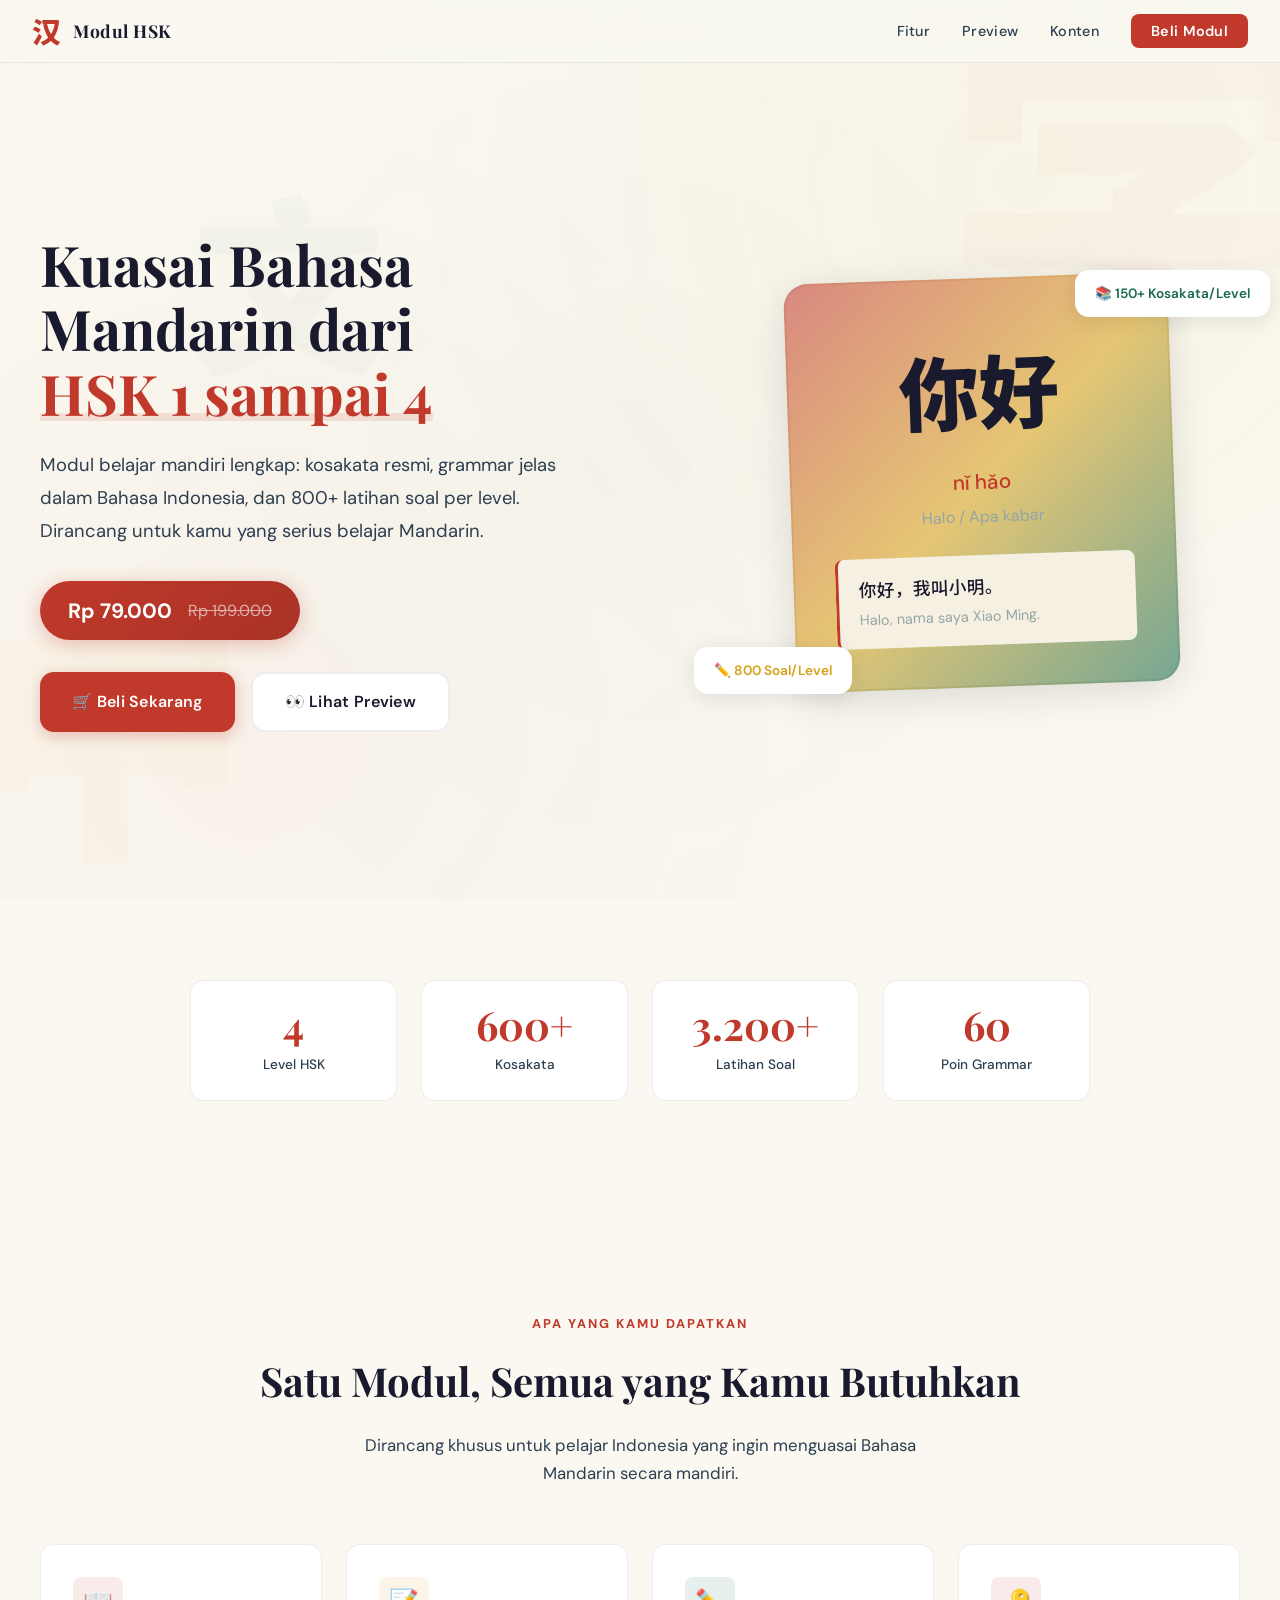
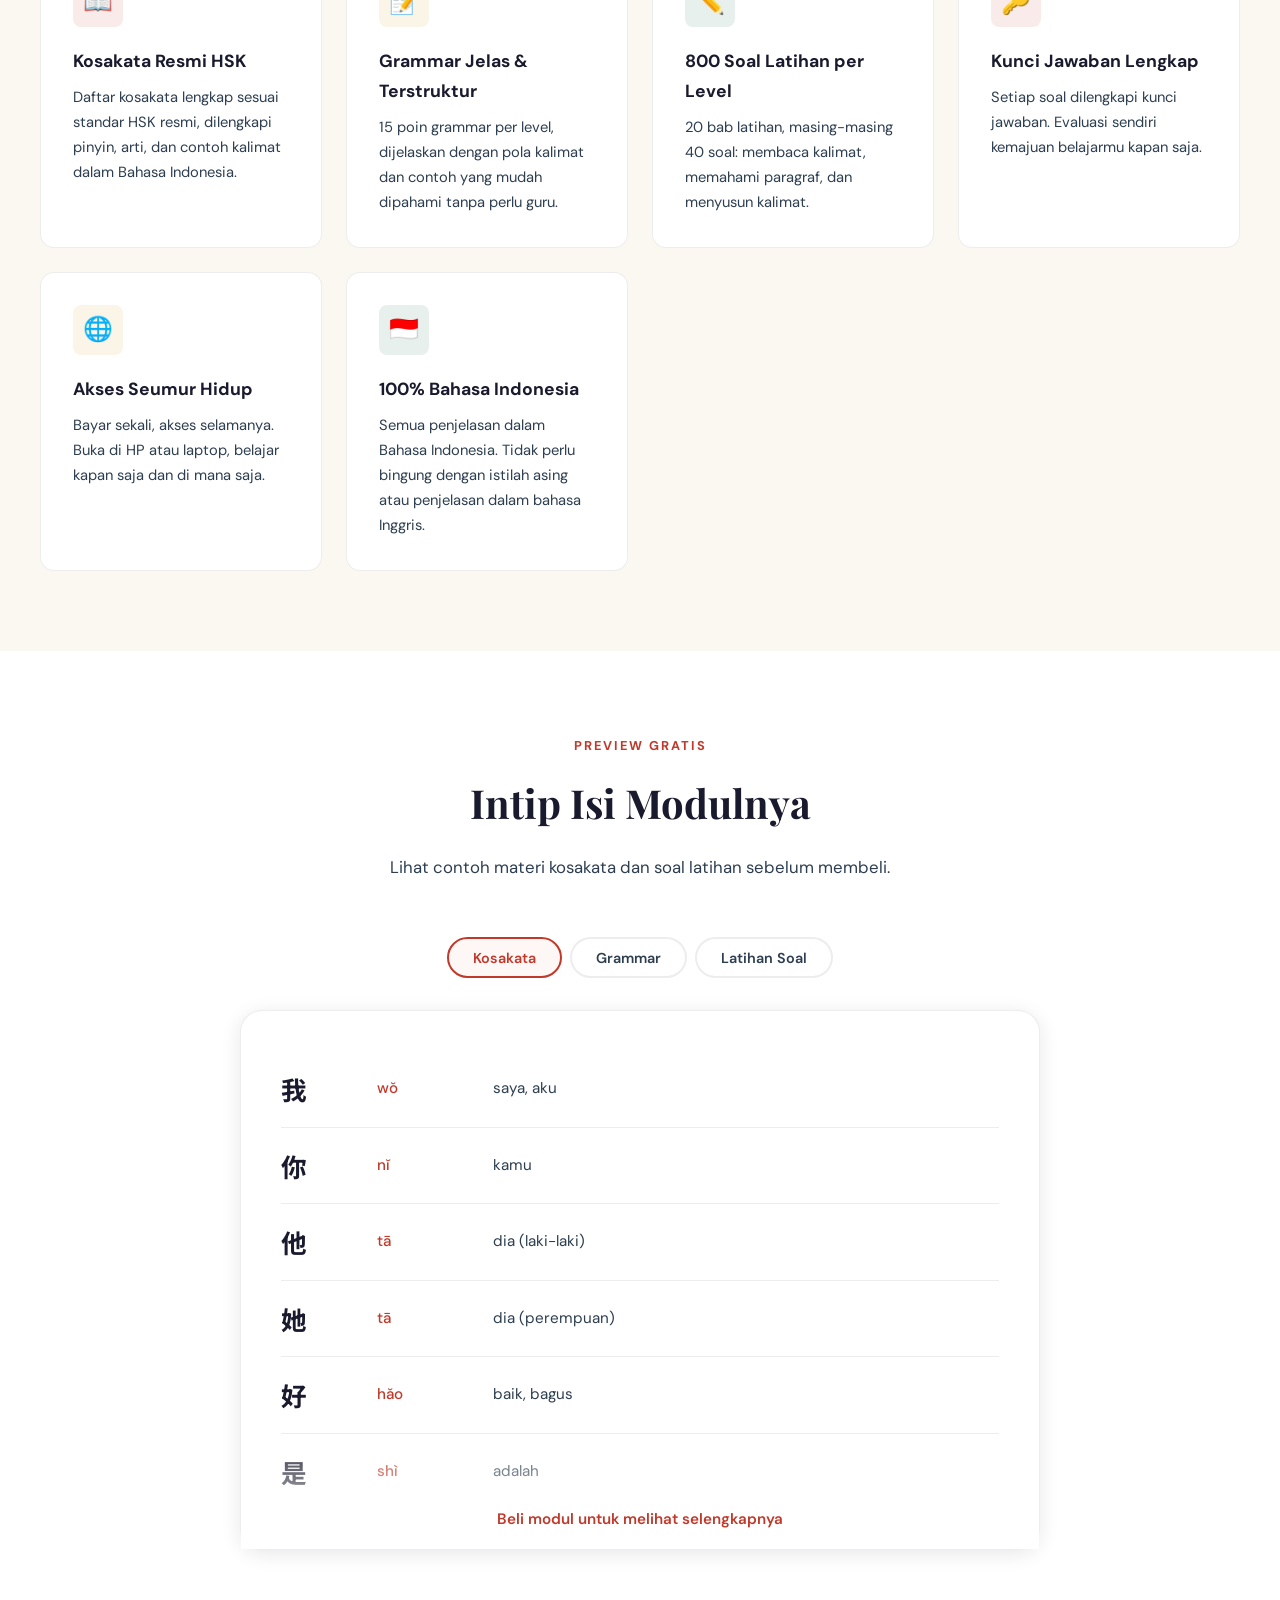
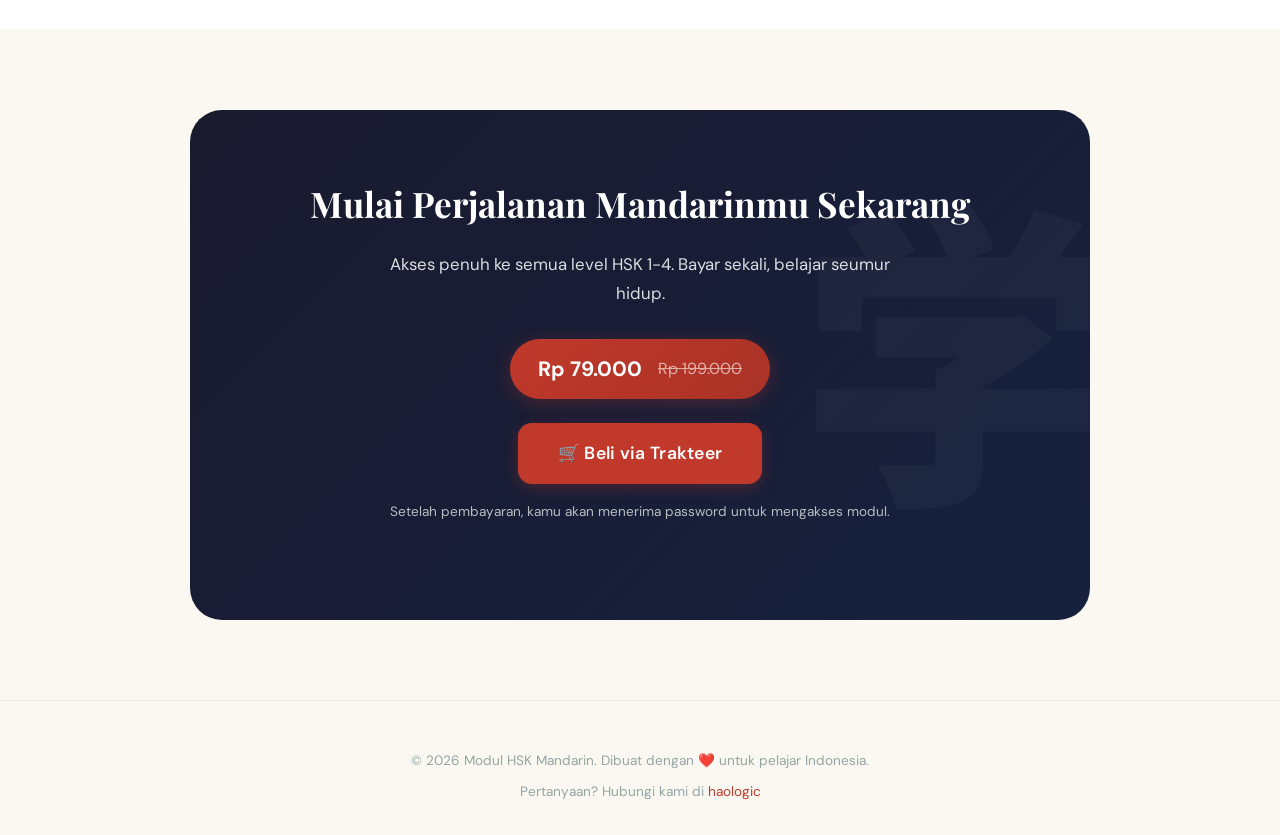
<file: hsk4-materi.html>
<!DOCTYPE html>
<html lang="id">
<head>
    <meta charset="UTF-8">
    <meta name="viewport" content="width=device-width, initial-scale=1.0">
    <title>Materi HSK 4 — Modul HSK Mandarin</title>
    <link rel="stylesheet" href="style.css">
    <style>
        .materi-container{max-width:960px;margin:30px auto;padding:0 20px}
        .section-title{font-size:1.6rem;color:#222;margin:40px 0 16px;padding-bottom:8px;border-bottom:2px solid #1890ff}
        .vocab-table{width:100%;border-collapse:collapse;margin-bottom:32px;background:#fff;border-radius:10px;overflow:hidden;box-shadow:0 1px 8px rgba(0,0,0,.06)}
        .vocab-table th{background:#1890ff;color:#fff;padding:12px 14px;text-align:left;font-size:14px}
        .vocab-table td{padding:10px 14px;border-bottom:1px solid #f0f0f0;font-size:14px;vertical-align:top}
        .vocab-table tr:hover{background:#f0f7ff}
        .hanzi{font-size:1.3rem;font-weight:700;color:#222}
        .pinyin{color:#1890ff;font-style:italic}
        .contoh{color:#555;font-size:13px;margin-top:4px}
        .grammar-card{background:#fff;border-radius:12px;padding:24px;margin-bottom:20px;box-shadow:0 1px 8px rgba(0,0,0,.06);border-left:4px solid #faad14}
        .grammar-card h3{margin:0 0 8px;color:#333}
        .grammar-card .pattern{background:#fffbe6;padding:8px 14px;border-radius:6px;font-family:monospace;font-size:15px;margin:8px 0;display:inline-block}
        .grammar-card .example{background:#f6f6f6;padding:10px 14px;border-radius:6px;margin-top:8px;font-size:14px}
        .grammar-card .example .zh{font-size:1.1rem;font-weight:600}
        .grammar-card .example .py{color:#1890ff;font-size:13px}
        .grammar-card .example .id{color:#555;font-size:13px}
        .toc{background:#fff;border-radius:12px;padding:24px;margin-bottom:30px;box-shadow:0 1px 8px rgba(0,0,0,.06)}
        .toc h2{margin-top:0}
        .toc ul{columns:2;list-style:none;padding:0}
        .toc li{padding:4px 0}
        .toc a{text-decoration:none;color:#1890ff;font-size:14px}
        .toc a:hover{text-decoration:underline}
        .search-box{width:100%;padding:12px 16px;border:2px solid #e0e0e0;border-radius:10px;font-size:15px;margin-bottom:24px;box-sizing:border-box}
        .search-box:focus{border-color:#1890ff;outline:none}
        .back-top{position:fixed;bottom:24px;right:24px;background:#1890ff;color:#fff;border:none;width:44px;height:44px;border-radius:50%;font-size:20px;cursor:pointer;box-shadow:0 2px 12px rgba(0,0,0,.15);display:none;z-index:99}
        @media(max-width:600px){.toc ul{columns:1}.vocab-table td,.vocab-table th{padding:8px 10px;font-size:13px}}
    </style>
</head>
<body>
    <nav class="navbar">
        <div class="nav-brand"><span class="logo-han">汉</span><span>Modul HSK</span></div>
        <div class="nav-links">
            <a href="index.html">Beranda</a>
            <a href="menu.html">Menu</a>
            <a href="hsk4-materi.html" class="active">Materi</a>
            <a href="hsk4-soal.html">Latihan Soal</a>
        </div>
    </nav>

    <div class="materi-container">
        <h1 style="text-align:center;margin-top:30px">📖 Materi HSK 4</h1>
        <p style="text-align:center;color:#666">600 kosakata baru + 25 poin tata bahasa tingkat menengah</p>

        <input type="text" class="search-box" id="searchBox" placeholder="🔍 Cari kosakata (hanzi, pinyin, atau arti)...">

        <div class="toc" id="tocSection">
            <h2>Daftar Isi</h2>
            <ul>
                <li><a href="#vocab">📝 Kosakata HSK 4</a></li>
                <li><a href="#bab1">Bab 1: Ekonomi & Keuangan</a></li>
                <li><a href="#bab2">Bab 2: Politik & Masyarakat</a></li>
                <li><a href="#bab3">Bab 3: Sains & Penelitian</a></li>
                <li><a href="#bab4">Bab 4: Filsafat & Pemikiran</a></li>
                <li><a href="#bab5">Bab 5: Media & Jurnalisme</a></li>
                <li><a href="#bab6">Bab 6: Hukum & Keadilan</a></li>
                <li><a href="#bab7">Bab 7: Lingkungan Hidup</a></li>
                <li><a href="#bab8">Bab 8: Psikologi & Emosi</a></li>
                <li><a href="#bab9">Bab 9: Sastra & Seni</a></li>
                <li><a href="#bab10">Bab 10: Arsitektur & Kota</a></li>
                <li><a href="#bab11">Bab 11: Olahraga Profesional</a></li>
                <li><a href="#bab12">Bab 12: Perdagangan Internasional</a></li>
                <li><a href="#bab13">Bab 13: Diplomasi & Hubungan</a></li>
                <li><a href="#bab14">Bab 14: Teknologi & Internet</a></li>
                <li><a href="#bab15">Bab 15: Kesehatan & Kedokteran</a></li>
                <li><a href="#bab16">Bab 16: Pendidikan Tinggi</a></li>
                <li><a href="#bab17">Bab 17: Budaya & Tradisi</a></li>
                <li><a href="#bab18">Bab 18: Perjalanan & Transportasi</a></li>
                <li><a href="#bab19">Bab 19: Makanan & Gaya Hidup</a></li>
                <li><a href="#bab20">Bab 20: Komunikasi & Bahasa</a></li>
                <li><a href="#bab21">Bab 21: Sejarah & Peradaban</a></li>
                <li><a href="#bab22">Bab 22: Emosi & Hubungan Sosial</a></li>
                <li><a href="#bab23">Bab 23: Karier & Pekerjaan</a></li>
                <li><a href="#bab24">Bab 24: Alam & Geografi</a></li>
                <li><a href="#bab25">Bab 25: Nilai & Karakter</a></li>
                <li><a href="#grammar">📐 Tata Bahasa HSK 4</a></li>
            </ul>
        </div>

        <!-- ==================== KOSAKATA ==================== -->
        <h2 class="section-title" id="vocab">📝 Kosakata HSK 4 (600 Kata)</h2>

        <!-- BAB 1 -->
        <h3 id="bab1" style="color:#1890ff;margin-top:32px">Bab 1: Ekonomi & Keuangan</h3>
        <table class="vocab-table"><thead><tr><th>Hanzi</th><th>Pinyin</th><th>Arti</th><th>Contoh Kalimat</th></tr></thead><tbody>
        <tr><td class="hanzi">经济</td><td class="pinyin">jīngjì</td><td>ekonomi</td><td class="contoh">中国的经济发展很快。<br>Ekonomi Tiongkok berkembang sangat cepat.</td></tr>
        <tr><td class="hanzi">收入</td><td class="pinyin">shōurù</td><td>pendapatan</td><td class="contoh">他的收入比去年增加了。<br>Pendapatannya bertambah dibanding tahun lalu.</td></tr>
        <tr><td class="hanzi">支出</td><td class="pinyin">zhīchū</td><td>pengeluaran</td><td class="contoh">这个月的支出太多了。<br>Pengeluaran bulan ini terlalu banyak.</td></tr>
        <tr><td class="hanzi">利润</td><td class="pinyin">lìrùn</td><td>keuntungan/laba</td><td class="contoh">公司今年的利润增长了百分之二十。<br>Laba perusahaan tahun ini tumbuh 20%.</td></tr>
        <tr><td class="hanzi">投资</td><td class="pinyin">tóuzī</td><td>investasi</td><td class="contoh">他决定投资房地产。<br>Dia memutuskan berinvestasi di properti.</td></tr>
        <tr><td class="hanzi">贸易</td><td class="pinyin">màoyì</td><td>perdagangan</td><td class="contoh">国际贸易对两国都有好处。<br>Perdagangan internasional menguntungkan kedua negara.</td></tr>
        <tr><td class="hanzi">市场</td><td class="pinyin">shìchǎng</td><td>pasar</td><td class="contoh">这个产品在市场上很受欢迎。<br>Produk ini sangat populer di pasar.</td></tr>
        <tr><td class="hanzi">竞争</td><td class="pinyin">jìngzhēng</td><td>persaingan</td><td class="contoh">市场竞争越来越激烈。<br>Persaingan pasar semakin ketat.</td></tr>
        <tr><td class="hanzi">消费</td><td class="pinyin">xiāofèi</td><td>konsumsi</td><td class="contoh">年轻人的消费观念正在改变。<br>Pola konsumsi anak muda sedang berubah.</td></tr>
        <tr><td class="hanzi">价格</td><td class="pinyin">jiàgé</td><td>harga</td><td class="contoh">石油价格最近涨了不少。<br>Harga minyak akhir-akhir ini naik cukup banyak.</td></tr>
        <tr><td class="hanzi">税</td><td class="pinyin">shuì</td><td>pajak</td><td class="contoh">每个公民都应该按时交税。<br>Setiap warga negara harus membayar pajak tepat waktu.</td></tr>
        <tr><td class="hanzi">银行</td><td class="pinyin">yínháng</td><td>bank</td><td class="contoh">我需要去银行办一张新卡。<br>Saya perlu ke bank untuk membuat kartu baru.</td></tr>
        <tr><td class="hanzi">货币</td><td class="pinyin">huòbì</td><td>mata uang</td><td class="contoh">人民币是中国的货币。<br>Renminbi adalah mata uang Tiongkok.</td></tr>
        <tr><td class="hanzi">存款</td><td class="pinyin">cúnkuǎn</td><td>tabungan/deposito</td><td class="contoh">她把一部分工资存入银行作为存款。<br>Dia menyimpan sebagian gaji di bank sebagai tabungan.</td></tr>
        <tr><td class="hanzi">贷款</td><td class="pinyin">dàikuǎn</td><td>pinjaman/kredit</td><td class="contoh">他向银行申请了贷款买房子。<br>Dia mengajukan pinjaman ke bank untuk membeli rumah.</td></tr>
        <tr><td class="hanzi">预算</td><td class="pinyin">yùsuàn</td><td>anggaran</td><td class="contoh">公司已经制定了明年的预算。<br>Perusahaan sudah menyusun anggaran tahun depan.</td></tr>
        <tr><td class="hanzi">股票</td><td class="pinyin">gǔpiào</td><td>saham</td><td class="contoh">最近股票市场波动很大。<br>Akhir-akhir ini pasar saham sangat fluktuatif.</td></tr>
        <tr><td class="hanzi">资金</td><td class="pinyin">zījīn</td><td>dana/modal</td><td class="contoh">这个项目需要大量资金。<br>Proyek ini membutuhkan banyak dana.</td></tr>
        <tr><td class="hanzi">商业</td><td class="pinyin">shāngyè</td><td>bisnis/komersial</td><td class="contoh">这个地区的商业活动很频繁。<br>Aktivitas bisnis di daerah ini sangat sering.</td></tr>
        <tr><td class="hanzi">出口</td><td class="pinyin">chūkǒu</td><td>ekspor</td><td class="contoh">中国是世界上最大的出口国之一。<br>Tiongkok adalah salah satu negara pengekspor terbesar di dunia.</td></tr>
        <tr><td class="hanzi">进口</td><td class="pinyin">jìnkǒu</td><td>impor</td><td class="contoh">我们需要进口一些高科技设备。<br>Kami perlu mengimpor beberapa peralatan teknologi tinggi.</td></tr>
        <tr><td class="hanzi">合同</td><td class="pinyin">hétong</td><td>kontrak</td><td class="contoh">双方已经签了合同。<br>Kedua pihak sudah menandatangani kontrak.</td></tr>
        <tr><td class="hanzi">利息</td><td class="pinyin">lìxī</td><td>bunga (bank)</td><td class="contoh">银行的存款利息越来越低了。<br>Bunga tabungan bank semakin rendah.</td></tr>
        <tr><td class="hanzi">亏损</td><td class="pinyin">kuīsǔn</td><td>rugi/merugi</td><td class="contoh">公司连续两年亏损。<br>Perusahaan rugi selama dua tahun berturut-turut.</td></tr>
        </tbody></table>

        <!-- BAB 2 -->
        <h3 id="bab2" style="color:#1890ff;margin-top:32px">Bab 2: Politik & Masyarakat</h3>
        <table class="vocab-table"><thead><tr><th>Hanzi</th><th>Pinyin</th><th>Arti</th><th>Contoh Kalimat</th></tr></thead><tbody>
        <tr><td class="hanzi">政府</td><td class="pinyin">zhèngfǔ</td><td>pemerintah</td><td class="contoh">政府发布了新的政策。<br>Pemerintah mengeluarkan kebijakan baru.</td></tr>
        <tr><td class="hanzi">政策</td><td class="pinyin">zhèngcè</td><td>kebijakan</td><td class="contoh">这项政策受到了人民的支持。<br>Kebijakan ini mendapat dukungan rakyat.</td></tr>
        <tr><td class="hanzi">社会</td><td class="pinyin">shèhuì</td><td>masyarakat</td><td class="contoh">社会的发展离不开教育。<br>Perkembangan masyarakat tidak bisa lepas dari pendidikan.</td></tr>
        <tr><td class="hanzi">公民</td><td class="pinyin">gōngmín</td><td>warga negara</td><td class="contoh">每个公民都有选举权。<br>Setiap warga negara memiliki hak pilih.</td></tr>
        <tr><td class="hanzi">权利</td><td class="pinyin">quánlì</td><td>hak</td><td class="contoh">人人都有受教育的权利。<br>Semua orang punya hak mendapat pendidikan.</td></tr>
        <tr><td class="hanzi">义务</td><td class="pinyin">yìwù</td><td>kewajiban</td><td class="contoh">保护环境是每个人的义务。<br>Melindungi lingkungan adalah kewajiban setiap orang.</td></tr>
        <tr><td class="hanzi">法律</td><td class="pinyin">fǎlǜ</td><td>hukum</td><td class="contoh">任何人都必须遵守法律。<br>Siapa pun harus mematuhi hukum.</td></tr>
        <tr><td class="hanzi">民主</td><td class="pinyin">mínzhǔ</td><td>demokrasi</td><td class="contoh">民主制度需要公民的参与。<br>Sistem demokrasi membutuhkan partisipasi warga.</td></tr>
        <tr><td class="hanzi">选举</td><td class="pinyin">xuǎnjǔ</td><td>pemilihan umum</td><td class="contoh">今年的选举竞争非常激烈。<br>Pemilu tahun ini sangat kompetitif.</td></tr>
        <tr><td class="hanzi">制度</td><td class="pinyin">zhìdù</td><td>sistem/lembaga</td><td class="contoh">我们需要改善现有的制度。<br>Kita perlu memperbaiki sistem yang ada.</td></tr>
        <tr><td class="hanzi">平等</td><td class="pinyin">píngděng</td><td>kesetaraan</td><td class="contoh">男女平等是社会进步的标志。<br>Kesetaraan gender adalah tanda kemajuan masyarakat.</td></tr>
        <tr><td class="hanzi">自由</td><td class="pinyin">zìyóu</td><td>kebebasan</td><td class="contoh">言论自由是基本权利之一。<br>Kebebasan berpendapat adalah salah satu hak dasar.</td></tr>
        <tr><td class="hanzi">改革</td><td class="pinyin">gǎigé</td><td>reformasi</td><td class="contoh">经济改革带来了巨大的变化。<br>Reformasi ekonomi membawa perubahan besar.</td></tr>
        <tr><td class="hanzi">稳定</td><td class="pinyin">wěndìng</td><td>stabil</td><td class="contoh">社会稳定是发展的基础。<br>Stabilitas masyarakat adalah dasar pembangunan.</td></tr>
        <tr><td class="hanzi">矛盾</td><td class="pinyin">máodùn</td><td>kontradiksi/konflik</td><td class="contoh">解决社会矛盾需要时间和智慧。<br>Menyelesaikan konflik sosial butuh waktu dan kebijaksanaan.</td></tr>
        <tr><td class="hanzi">领导</td><td class="pinyin">lǐngdǎo</td><td>pemimpin/memimpin</td><td class="contoh">一个好的领导要关心群众。<br>Pemimpin yang baik harus peduli pada rakyat.</td></tr>
        <tr><td class="hanzi">组织</td><td class="pinyin">zǔzhī</td><td>organisasi</td><td class="contoh">这个组织致力于帮助贫困地区。<br>Organisasi ini berkomitmen membantu daerah miskin.</td></tr>
        <tr><td class="hanzi">群众</td><td class="pinyin">qúnzhòng</td><td>massa/rakyat</td><td class="contoh">政府应该听取群众的意见。<br>Pemerintah harus mendengarkan pendapat rakyat.</td></tr>
        <tr><td class="hanzi">现象</td><td class="pinyin">xiànxiàng</td><td>fenomena</td><td class="contoh">这种社会现象值得我们关注。<br>Fenomena sosial ini layak kita perhatikan.</td></tr>
        <tr><td class="hanzi">责任</td><td class="pinyin">zérèn</td><td>tanggung jawab</td><td class="contoh">每个人都要承担自己的责任。<br>Setiap orang harus menanggung tanggung jawabnya.</td></tr>
        <tr><td class="hanzi">贫困</td><td class="pinyin">pínkùn</td><td>kemiskinan</td><td class="contoh">消除贫困是全球性的目标。<br>Menghapus kemiskinan adalah tujuan global.</td></tr>
        <tr><td class="hanzi">福利</td><td class="pinyin">fúlì</td><td>kesejahteraan</td><td class="contoh">公司为员工提供了很好的福利。<br>Perusahaan memberikan kesejahteraan yang baik bagi karyawan.</td></tr>
        <tr><td class="hanzi">公平</td><td class="pinyin">gōngpíng</td><td>adil</td><td class="contoh">我们追求公平和正义。<br>Kita mengejar keadilan dan kejujuran.</td></tr>
        <tr><td class="hanzi">腐败</td><td class="pinyin">fǔbài</td><td>korupsi</td><td class="contoh">政府正在严厉打击腐败行为。<br>Pemerintah sedang memberantas korupsi dengan tegas.</td></tr>
        </tbody></table>

        <!-- BAB 3 -->
        <h3 id="bab3" style="color:#1890ff;margin-top:32px">Bab 3: Sains & Penelitian</h3>
        <table class="vocab-table"><thead><tr><th>Hanzi</th><th>Pinyin</th><th>Arti</th><th>Contoh Kalimat</th></tr></thead><tbody>
        <tr><td class="hanzi">科学</td><td class="pinyin">kēxué</td><td>sains/ilmu pengetahuan</td><td class="contoh">科学技术改变了人们的生活。<br>Sains dan teknologi mengubah kehidupan orang.</td></tr>
        <tr><td class="hanzi">研究</td><td class="pinyin">yánjiū</td><td>penelitian</td><td class="contoh">他正在研究新能源技术。<br>Dia sedang meneliti teknologi energi baru.</td></tr>
        <tr><td class="hanzi">实验</td><td class="pinyin">shíyàn</td><td>eksperimen</td><td class="contoh">这个实验已经成功了。<br>Eksperimen ini sudah berhasil.</td></tr>
        <tr><td class="hanzi">数据</td><td class="pinyin">shùjù</td><td>data</td><td class="contoh">我们需要更多的数据来证明这个理论。<br>Kita butuh lebih banyak data untuk membuktikan teori ini.</td></tr>
        <tr><td class="hanzi">理论</td><td class="pinyin">lǐlùn</td><td>teori</td><td class="contoh">理论和实践同样重要。<br>Teori dan praktik sama pentingnya.</td></tr>
        <tr><td class="hanzi">结论</td><td class="pinyin">jiélùn</td><td>kesimpulan</td><td class="contoh">根据数据，我们得出了一个结论。<br>Berdasarkan data, kami sampai pada sebuah kesimpulan.</td></tr>
        <tr><td class="hanzi">发明</td><td class="pinyin">fāmíng</td><td>penemuan/menemukan</td><td class="contoh">造纸术是中国古代的四大发明之一。<br>Pembuatan kertas adalah salah satu dari empat penemuan besar Tiongkok kuno.</td></tr>
        <tr><td class="hanzi">发现</td><td class="pinyin">fāxiàn</td><td>menemukan/penemuan</td><td class="contoh">科学家发现了一种新的物质。<br>Ilmuwan menemukan sebuah zat baru.</td></tr>
        <tr><td class="hanzi">技术</td><td class="pinyin">jìshù</td><td>teknologi/teknik</td><td class="contoh">人工智能技术发展得非常快。<br>Teknologi kecerdasan buatan berkembang sangat cepat.</td></tr>
        <tr><td class="hanzi">能源</td><td class="pinyin">néngyuán</td><td>energi</td><td class="contoh">太阳能是一种清洁能源。<br>Tenaga surya adalah jenis energi bersih.</td></tr>
        <tr><td class="hanzi">基因</td><td class="pinyin">jīyīn</td><td>gen</td><td class="contoh">基因研究帮助我们了解疾病。<br>Penelitian gen membantu kita memahami penyakit.</td></tr>
        <tr><td class="hanzi">细胞</td><td class="pinyin">xìbāo</td><td>sel</td><td class="contoh">人体由无数个细胞组成。<br>Tubuh manusia terdiri dari sel yang tak terhitung.</td></tr>
        <tr><td class="hanzi">物质</td><td class="pinyin">wùzhì</td><td>zat/materi</td><td class="contoh">水是一种常见的物质。<br>Air adalah zat yang umum ditemui.</td></tr>
        <tr><td class="hanzi">过程</td><td class="pinyin">guòchéng</td><td>proses</td><td class="contoh">学习是一个漫长的过程。<br>Belajar adalah proses yang panjang.</td></tr>
        <tr><td class="hanzi">方法</td><td class="pinyin">fāngfǎ</td><td>metode/cara</td><td class="contoh">我们需要找到更好的方法来解决问题。<br>Kita perlu menemukan cara yang lebih baik untuk menyelesaikan masalah.</td></tr>
        <tr><td class="hanzi">分析</td><td class="pinyin">fēnxī</td><td>analisis</td><td class="contoh">他对这个问题进行了详细的分析。<br>Dia melakukan analisis terperinci terhadap masalah ini.</td></tr>
        <tr><td class="hanzi">证明</td><td class="pinyin">zhèngmíng</td><td>membuktikan</td><td class="contoh">实验结果证明了他的假设。<br>Hasil eksperimen membuktikan hipotesisnya.</td></tr>
        <tr><td class="hanzi">假设</td><td class="pinyin">jiǎshè</td><td>hipotesis</td><td class="contoh">科学家提出了一个新的假设。<br>Ilmuwan mengajukan hipotesis baru.</td></tr>
        <tr><td class="hanzi">观察</td><td class="pinyin">guānchá</td><td>mengamati/observasi</td><td class="contoh">他仔细观察了实验现象。<br>Dia mengamati fenomena eksperimen dengan saksama.</td></tr>
        <tr><td class="hanzi">成果</td><td class="pinyin">chéngguǒ</td><td>hasil/pencapaian</td><td class="contoh">这项研究取得了重要的成果。<br>Penelitian ini mencapai hasil yang penting.</td></tr>
        <tr><td class="hanzi">系统</td><td class="pinyin">xìtǒng</td><td>sistem</td><td class="contoh">这个系统运行得很稳定。<br>Sistem ini berjalan dengan stabil.</td></tr>
        <tr><td class="hanzi">环境</td><td class="pinyin">huánjìng</td><td>lingkungan</td><td class="contoh">保护环境是我们共同的责任。<br>Melindungi lingkungan adalah tanggung jawab bersama kita.</td></tr>
        <tr><td class="hanzi">规律</td><td class="pinyin">guīlǜ</td><td>hukum/pola (alam)</td><td class="contoh">大自然有它自己的规律。<br>Alam memiliki hukumnya sendiri.</td></tr>
        <tr><td class="hanzi">样本</td><td class="pinyin">yàngběn</td><td>sampel</td><td class="contoh">研究人员采集了一百个样本。<br>Peneliti mengumpulkan seratus sampel.</td></tr>
        </tbody></table>

        <!-- BAB 4 -->
        <h3 id="bab4" style="color:#1890ff;margin-top:32px">Bab 4: Filsafat & Pemikiran</h3>
        <table class="vocab-table"><thead><tr><th>Hanzi</th><th>Pinyin</th><th>Arti</th><th>Contoh Kalimat</th></tr></thead><tbody>
        <tr><td class="hanzi">思想</td><td class="pinyin">sīxiǎng</td><td>pemikiran/ideologi</td><td class="contoh">孔子的思想影响了整个东亚。<br>Pemikiran Konfusius memengaruhi seluruh Asia Timur.</td></tr>
        <tr><td class="hanzi">哲学</td><td class="pinyin">zhéxué</td><td>filsafat</td><td class="contoh">他在大学学习哲学专业。<br>Dia mempelajari jurusan filsafat di universitas.</td></tr>
        <tr><td class="hanzi">道德</td><td class="pinyin">dàodé</td><td>moral/etika</td><td class="contoh">道德标准因文化不同而有差异。<br>Standar moral berbeda-beda sesuai budayanya.</td></tr>
        <tr><td class="hanzi">价值</td><td class="pinyin">jiàzhí</td><td>nilai</td><td class="contoh">每个人对幸福的价值观不同。<br>Nilai kebahagiaan setiap orang berbeda.</td></tr>
        <tr><td class="hanzi">观念</td><td class="pinyin">guānniàn</td><td>konsep/pandangan</td><td class="contoh">传统观念正在慢慢改变。<br>Pandangan tradisional perlahan berubah.</td></tr>
        <tr><td class="hanzi">逻辑</td><td class="pinyin">luóji</td><td>logika</td><td class="contoh">他的论点缺乏逻辑。<br>Argumennya kurang logika.</td></tr>
        <tr><td class="hanzi">智慧</td><td class="pinyin">zhìhuì</td><td>kebijaksanaan</td><td class="contoh">古人留下了许多智慧。<br>Orang-orang kuno meninggalkan banyak kebijaksanaan.</td></tr>
        <tr><td class="hanzi">意识</td><td class="pinyin">yìshí</td><td>kesadaran</td><td class="contoh">他没有意识到自己的错误。<br>Dia tidak menyadari kesalahannya.</td></tr>
        <tr><td class="hanzi">存在</td><td class="pinyin">cúnzài</td><td>ada/keberadaan</td><td class="contoh">这个问题确实存在。<br>Masalah ini memang ada.</td></tr>
        <tr><td class="hanzi">本质</td><td class="pinyin">běnzhì</td><td>esensi/hakikat</td><td class="contoh">我们要看到事物的本质。<br>Kita harus melihat hakikat suatu hal.</td></tr>
        <tr><td class="hanzi">原则</td><td class="pinyin">yuánzé</td><td>prinsip</td><td class="contoh">他是一个有原则的人。<br>Dia adalah orang yang berprinsip.</td></tr>
        <tr><td class="hanzi">真理</td><td class="pinyin">zhēnlǐ</td><td>kebenaran</td><td class="contoh">实践是检验真理的唯一标准。<br>Praktik adalah satu-satunya standar untuk menguji kebenaran.</td></tr>
        <tr><td class="hanzi">命运</td><td class="pinyin">mìngyùn</td><td>takdir/nasib</td><td class="contoh">他相信命运掌握在自己手中。<br>Dia percaya nasib ada di tangannya sendiri.</td></tr>
        <tr><td class="hanzi">精神</td><td class="pinyin">jīngshén</td><td>semangat/spiritual</td><td class="contoh">他的精神值得我们学习。<br>Semangatnya layak kita teladani.</td></tr>
        <tr><td class="hanzi">信仰</td><td class="pinyin">xìnyǎng</td><td>kepercayaan/iman</td><td class="contoh">每个人都有信仰自由。<br>Setiap orang memiliki kebebasan beragama.</td></tr>
        <tr><td class="hanzi">灵魂</td><td class="pinyin">línghún</td><td>jiwa/roh</td><td class="contoh">艺术是灵魂的语言。<br>Seni adalah bahasa jiwa.</td></tr>
        <tr><td class="hanzi">抽象</td><td class="pinyin">chōuxiàng</td><td>abstrak</td><td class="contoh">这个概念太抽象了。<br>Konsep ini terlalu abstrak.</td></tr>
        <tr><td class="hanzi">具体</td><td class="pinyin">jùtǐ</td><td>konkret/spesifik</td><td class="contoh">请给我一个具体的例子。<br>Tolong beri saya contoh yang konkret.</td></tr>
        <tr><td class="hanzi">矛盾</td><td class="pinyin">máodùn</td><td>kontradiksi</td><td class="contoh">他的话前后矛盾。<br>Perkataannya saling bertentangan.</td></tr>
        <tr><td class="hanzi">辩论</td><td class="pinyin">biànlùn</td><td>debat</td><td class="contoh">学生们正在进行一场辩论。<br>Para siswa sedang mengadakan debat.</td></tr>
        <tr><td class="hanzi">反思</td><td class="pinyin">fǎnsī</td><td>refleksi/introspeksi</td><td class="contoh">我们需要对过去进行反思。<br>Kita perlu melakukan refleksi terhadap masa lalu.</td></tr>
        <tr><td class="hanzi">启发</td><td class="pinyin">qǐfā</td><td>menginspirasi</td><td class="contoh">这本书给了我很大的启发。<br>Buku ini memberi saya inspirasi besar.</td></tr>
        <tr><td class="hanzi">境界</td><td class="pinyin">jìngjiè</td><td>tingkat/level (spiritual)</td><td class="contoh">他的书法已经达到了很高的境界。<br>Kaligrafinya sudah mencapai tingkat yang sangat tinggi.</td></tr>
        <tr><td class="hanzi">怀疑</td><td class="pinyin">huáiyí</td><td>ragu/meragukan</td><td class="contoh">科学精神就是敢于怀疑。<br>Semangat ilmiah adalah berani meragukan.</td></tr>
        </tbody></table>

        <!-- BAB 5 -->
        <h3 id="bab5" style="color:#1890ff;margin-top:32px">Bab 5: Media & Jurnalisme</h3>
        <table class="vocab-table"><thead><tr><th>Hanzi</th><th>Pinyin</th><th>Arti</th><th>Contoh Kalimat</th></tr></thead><tbody>
        <tr><td class="hanzi">新闻</td><td class="pinyin">xīnwén</td><td>berita</td><td class="contoh">他每天早上都看新闻。<br>Dia menonton berita setiap pagi.</td></tr>
        <tr><td class="hanzi">媒体</td><td class="pinyin">méitǐ</td><td>media</td><td class="contoh">社交媒体对年轻人影响很大。<br>Media sosial sangat memengaruhi anak muda.</td></tr>
        <tr><td class="hanzi">记者</td><td class="pinyin">jìzhě</td><td>jurnalis/wartawan</td><td class="contoh">记者正在现场报道新闻。<br>Wartawan sedang meliput berita di lokasi.</td></tr>
        <tr><td class="hanzi">报道</td><td class="pinyin">bàodào</td><td>melaporkan/liputan</td><td class="contoh">这篇报道引起了广泛关注。<br>Liputan ini menarik perhatian luas.</td></tr>
        <tr><td class="hanzi">消息</td><td class="pinyin">xiāoxi</td><td>informasi/kabar</td><td class="contoh">你听到最新的消息了吗？<br>Apakah kamu sudah dengar kabar terbaru?</td></tr>
        <tr><td class="hanzi">评论</td><td class="pinyin">pínglùn</td><td>komentar/ulasan</td><td class="contoh">网友们对这件事发表了很多评论。<br>Netizen banyak memberi komentar tentang hal ini.</td></tr>
        <tr><td class="hanzi">采访</td><td class="pinyin">cǎifǎng</td><td>wawancara</td><td class="contoh">记者采访了那位科学家。<br>Wartawan mewawancarai ilmuwan itu.</td></tr>
        <tr><td class="hanzi">发布</td><td class="pinyin">fābù</td><td>menerbitkan/merilis</td><td class="contoh">公司发布了一份新的声明。<br>Perusahaan merilis pernyataan baru.</td></tr>
        <tr><td class="hanzi">广播</td><td class="pinyin">guǎngbō</td><td>siaran radio</td><td class="contoh">我小时候经常听广播。<br>Waktu kecil saya sering mendengarkan radio.</td></tr>
        <tr><td class="hanzi">频道</td><td class="pinyin">píndào</td><td>saluran/channel</td><td class="contoh">你喜欢看哪个电视频道？<br>Kamu suka menonton channel TV yang mana?</td></tr>
        <tr><td class="hanzi">标题</td><td class="pinyin">biāotí</td><td>judul</td><td class="contoh">这篇文章的标题很吸引人。<br>Judul artikel ini sangat menarik.</td></tr>
        <tr><td class="hanzi">内容</td><td class="pinyin">nèiróng</td><td>isi/konten</td><td class="contoh">文章的内容非常丰富。<br>Isi artikel sangat kaya.</td></tr>
        <tr><td class="hanzi">真实</td><td class="pinyin">zhēnshí</td><td>nyata/otentik</td><td class="contoh">新闻报道必须真实。<br>Liputan berita harus nyata.</td></tr>
        <tr><td class="hanzi">虚假</td><td class="pinyin">xūjiǎ</td><td>palsu</td><td class="contoh">我们要学会辨别虚假信息。<br>Kita harus belajar membedakan informasi palsu.</td></tr>
        <tr><td class="hanzi">传播</td><td class="pinyin">chuánbō</td><td>menyebarkan</td><td class="contoh">互联网加快了信息的传播。<br>Internet mempercepat penyebaran informasi.</td></tr>
        <tr><td class="hanzi">舆论</td><td class="pinyin">yúlùn</td><td>opini publik</td><td class="contoh">舆论对政策制定有很大影响。<br>Opini publik sangat memengaruhi pembuatan kebijakan.</td></tr>
        <tr><td class="hanzi">观众</td><td class="pinyin">guānzhòng</td><td>penonton</td><td class="contoh">这个节目有几百万观众。<br>Program ini memiliki jutaan penonton.</td></tr>
        <tr><td class="hanzi">出版</td><td class="pinyin">chūbǎn</td><td>menerbitkan (buku)</td><td class="contoh">他的新书下个月出版。<br>Buku barunya terbit bulan depan.</td></tr>
        <tr><td class="hanzi">杂志</td><td class="pinyin">zázhì</td><td>majalah</td><td class="contoh">她喜欢阅读时尚杂志。<br>Dia suka membaca majalah mode.</td></tr>
        <tr><td class="hanzi">编辑</td><td class="pinyin">biānjí</td><td>editor/menyunting</td><td class="contoh">编辑认为这篇稿子需要修改。<br>Editor menganggap naskah ini perlu direvisi.</td></tr>
        <tr><td class="hanzi">版权</td><td class="pinyin">bǎnquán</td><td>hak cipta</td><td class="contoh">未经许可不能侵犯他人的版权。<br>Tidak boleh melanggar hak cipta orang lain tanpa izin.</td></tr>
        <tr><td class="hanzi">网络</td><td class="pinyin">wǎngluò</td><td>jaringan/internet</td><td class="contoh">网络新闻越来越受欢迎。<br>Berita internet semakin populer.</td></tr>
        <tr><td class="hanzi">直播</td><td class="pinyin">zhíbō</td><td>siaran langsung</td><td class="contoh">很多年轻人喜欢看直播。<br>Banyak anak muda suka menonton siaran langsung.</td></tr>
        <tr><td class="hanzi">订阅</td><td class="pinyin">dìngyuè</td><td>berlangganan</td><td class="contoh">我订阅了一份经济类的报纸。<br>Saya berlangganan surat kabar ekonomi.</td></tr>
        </tbody></table>

        <!-- BAB 6-25: Remaining vocab -->
        <h3 id="bab6" style="color:#1890ff;margin-top:32px">Bab 6: Hukum & Keadilan</h3>
        <table class="vocab-table"><thead><tr><th>Hanzi</th><th>Pinyin</th><th>Arti</th><th>Contoh Kalimat</th></tr></thead><tbody>
        <tr><td class="hanzi">法院</td><td class="pinyin">fǎyuàn</td><td>pengadilan</td><td class="contoh">他去法院提起了诉讼。<br>Dia pergi ke pengadilan untuk mengajukan gugatan.</td></tr>
        <tr><td class="hanzi">律师</td><td class="pinyin">lǜshī</td><td>pengacara</td><td class="contoh">她是一位优秀的律师。<br>Dia adalah seorang pengacara yang hebat.</td></tr>
        <tr><td class="hanzi">犯罪</td><td class="pinyin">fànzuì</td><td>kejahatan</td><td class="contoh">政府努力减少犯罪率。<br>Pemerintah berusaha mengurangi tingkat kejahatan.</td></tr>
        <tr><td class="hanzi">证据</td><td class="pinyin">zhèngjù</td><td>bukti</td><td class="contoh">没有证据就不能定罪。<br>Tanpa bukti tidak bisa dinyatakan bersalah.</td></tr>
        <tr><td class="hanzi">判断</td><td class="pinyin">pànduàn</td><td>menilai/memutuskan</td><td class="contoh">法官要根据事实来判断。<br>Hakim harus memutuskan berdasarkan fakta.</td></tr>
        <tr><td class="hanzi">规定</td><td class="pinyin">guīdìng</td><td>peraturan</td><td class="contoh">学校有很多规定需要遵守。<br>Sekolah punya banyak peraturan yang harus dipatuhi.</td></tr>
        <tr><td class="hanzi">违反</td><td class="pinyin">wéifǎn</td><td>melanggar</td><td class="contoh">他违反了交通规则。<br>Dia melanggar aturan lalu lintas.</td></tr>
        <tr><td class="hanzi">惩罚</td><td class="pinyin">chéngfá</td><td>hukuman</td><td class="contoh">违法行为应该受到惩罚。<br>Pelanggaran hukum harus mendapat hukuman.</td></tr>
        <tr><td class="hanzi">合法</td><td class="pinyin">héfǎ</td><td>legal/sah</td><td class="contoh">你必须通过合法途径解决问题。<br>Kamu harus menyelesaikan masalah melalui jalur legal.</td></tr>
        <tr><td class="hanzi">正义</td><td class="pinyin">zhèngyì</td><td>keadilan</td><td class="contoh">法律的目的是维护正义。<br>Tujuan hukum adalah menegakkan keadilan.</td></tr>
        <tr><td class="hanzi">被告</td><td class="pinyin">bèigào</td><td>terdakwa</td><td class="contoh">被告否认了所有指控。<br>Terdakwa menolak semua tuduhan.</td></tr>
        <tr><td class="hanzi">审判</td><td class="pinyin">shěnpàn</td><td>persidangan</td><td class="contoh">审判将在下周一进行。<br>Persidangan akan dilaksanakan hari Senin depan.</td></tr>
        <tr><td class="hanzi">条款</td><td class="pinyin">tiáokuǎn</td><td>klausul/pasal</td><td class="contoh">请仔细阅读合同的每一条款。<br>Silakan baca setiap klausul kontrak dengan teliti.</td></tr>
        <tr><td class="hanzi">保护</td><td class="pinyin">bǎohù</td><td>melindungi</td><td class="contoh">法律保护公民的基本权利。<br>Hukum melindungi hak dasar warga negara.</td></tr>
        <tr><td class="hanzi">纠纷</td><td class="pinyin">jiūfēn</td><td>sengketa</td><td class="contoh">邻居之间发生了纠纷。<br>Terjadi sengketa antar tetangga.</td></tr>
        <tr><td class="hanzi">赔偿</td><td class="pinyin">péicháng</td><td>kompensasi/ganti rugi</td><td class="contoh">公司需要赔偿客户的损失。<br>Perusahaan harus memberi kompensasi atas kerugian pelanggan.</td></tr>
        <tr><td class="hanzi">嫌疑</td><td class="pinyin">xiányí</td><td>kecurigaan/tersangka</td><td class="contoh">警察逮捕了犯罪嫌疑人。<br>Polisi menangkap tersangka kejahatan.</td></tr>
        <tr><td class="hanzi">申请</td><td class="pinyin">shēnqǐng</td><td>mengajukan permohonan</td><td class="contoh">他申请了法律援助。<br>Dia mengajukan bantuan hukum.</td></tr>
        <tr><td class="hanzi">禁止</td><td class="pinyin">jìnzhǐ</td><td>melarang</td><td class="contoh">法律禁止在公共场所吸烟。<br>Hukum melarang merokok di tempat umum.</td></tr>
        <tr><td class="hanzi">权威</td><td class="pinyin">quánwēi</td><td>otoritas/berwenang</td><td class="contoh">他是法学领域的权威专家。<br>Dia adalah pakar berwenang di bidang hukum.</td></tr>
        <tr><td class="hanzi">公正</td><td class="pinyin">gōngzhèng</td><td>adil/tidak memihak</td><td class="contoh">法官必须公正地审理案件。<br>Hakim harus menangani kasus secara adil.</td></tr>
        <tr><td class="hanzi">诉讼</td><td class="pinyin">sùsòng</td><td>gugatan</td><td class="contoh">双方通过诉讼解决了争端。<br>Kedua pihak menyelesaikan sengketa melalui gugatan.</td></tr>
        <tr><td class="hanzi">监督</td><td class="pinyin">jiāndū</td><td>mengawasi</td><td class="contoh">媒体有监督政府的责任。<br>Media punya tanggung jawab mengawasi pemerintah.</td></tr>
        <tr><td class="hanzi">执行</td><td class="pinyin">zhíxíng</td><td>melaksanakan</td><td class="contoh">法院负责执行判决。<br>Pengadilan bertanggung jawab melaksanakan putusan.</td></tr>
        </tbody></table>

        <!-- BAB 7 -->
        <h3 id="bab7" style="color:#1890ff;margin-top:32px">Bab 7: Lingkungan Hidup</h3>
        <table class="vocab-table"><thead><tr><th>Hanzi</th><th>Pinyin</th><th>Arti</th><th>Contoh Kalimat</th></tr></thead><tbody>
        <tr><td class="hanzi">污染</td><td class="pinyin">wūrǎn</td><td>polusi/pencemaran</td><td class="contoh">空气污染影响了人们的健康。<br>Polusi udara memengaruhi kesehatan orang.</td></tr>
        <tr><td class="hanzi">回收</td><td class="pinyin">huíshōu</td><td>daur ulang</td><td class="contoh">垃圾回收是保护环境的好方法。<br>Daur ulang sampah adalah cara baik melindungi lingkungan.</td></tr>
        <tr><td class="hanzi">排放</td><td class="pinyin">páifàng</td><td>emisi</td><td class="contoh">工厂必须减少废气排放。<br>Pabrik harus mengurangi emisi gas buang.</td></tr>
        <tr><td class="hanzi">生态</td><td class="pinyin">shēngtài</td><td>ekologi/ekosistem</td><td class="contoh">我们要保护森林的生态系统。<br>Kita harus melindungi ekosistem hutan.</td></tr>
        <tr><td class="hanzi">气候</td><td class="pinyin">qìhòu</td><td>iklim</td><td class="contoh">气候变化是全球面临的挑战。<br>Perubahan iklim adalah tantangan global.</td></tr>
        <tr><td class="hanzi">资源</td><td class="pinyin">zīyuán</td><td>sumber daya</td><td class="contoh">水资源非常宝贵。<br>Sumber daya air sangat berharga.</td></tr>
        <tr><td class="hanzi">可持续</td><td class="pinyin">kě chíxù</td><td>berkelanjutan</td><td class="contoh">可持续发展是未来的方向。<br>Pembangunan berkelanjutan adalah arah masa depan.</td></tr>
        <tr><td class="hanzi">垃圾</td><td class="pinyin">lājī</td><td>sampah</td><td class="contoh">请不要随地扔垃圾。<br>Tolong jangan membuang sampah sembarangan.</td></tr>
        <tr><td class="hanzi">节约</td><td class="pinyin">jiéyuē</td><td>menghemat</td><td class="contoh">我们应该节约用水。<br>Kita harus menghemat penggunaan air.</td></tr>
        <tr><td class="hanzi">绿色</td><td class="pinyin">lǜsè</td><td>hijau/ramah lingkungan</td><td class="contoh">越来越多人选择绿色出行。<br>Semakin banyak orang memilih transportasi ramah lingkungan.</td></tr>
        <tr><td class="hanzi">碳</td><td class="pinyin">tàn</td><td>karbon</td><td class="contoh">减少碳排放对环境很重要。<br>Mengurangi emisi karbon sangat penting bagi lingkungan.</td></tr>
        <tr><td class="hanzi">森林</td><td class="pinyin">sēnlín</td><td>hutan</td><td class="contoh">砍伐森林会破坏生态平衡。<br>Penebangan hutan akan merusak keseimbangan ekologi.</td></tr>
        <tr><td class="hanzi">物种</td><td class="pinyin">wùzhǒng</td><td>spesies</td><td class="contoh">许多物种正面临灭绝的危险。<br>Banyak spesies menghadapi bahaya kepunahan.</td></tr>
        <tr><td class="hanzi">灾害</td><td class="pinyin">zāihài</td><td>bencana</td><td class="contoh">自然灾害造成了巨大的损失。<br>Bencana alam menyebabkan kerugian besar.</td></tr>
        <tr><td class="hanzi">废物</td><td class="pinyin">fèiwù</td><td>limbah</td><td class="contoh">工业废物必须妥善处理。<br>Limbah industri harus ditangani dengan baik.</td></tr>
        <tr><td class="hanzi">再生</td><td class="pinyin">zàishēng</td><td>terbarukan</td><td class="contoh">太阳能是一种可再生能源。<br>Tenaga surya adalah jenis energi terbarukan.</td></tr>
        <tr><td class="hanzi">保护区</td><td class="pinyin">bǎohùqū</td><td>kawasan lindung</td><td class="contoh">这片自然保护区禁止开发。<br>Kawasan lindung alam ini dilarang dieksploitasi.</td></tr>
        <tr><td class="hanzi">温室</td><td class="pinyin">wēnshì</td><td>rumah kaca</td><td class="contoh">温室效应导致全球变暖。<br>Efek rumah kaca menyebabkan pemanasan global.</td></tr>
        <tr><td class="hanzi">海洋</td><td class="pinyin">hǎiyáng</td><td>lautan</td><td class="contoh">海洋塑料污染越来越严重。<br>Pencemaran plastik di lautan semakin parah.</td></tr>
        <tr><td class="hanzi">沙漠</td><td class="pinyin">shāmò</td><td>gurun</td><td class="contoh">沙漠面积正在不断扩大。<br>Luas gurun terus bertambah.</td></tr>
        <tr><td class="hanzi">土壤</td><td class="pinyin">tǔrǎng</td><td>tanah</td><td class="contoh">化肥过度使用会破坏土壤。<br>Penggunaan pupuk berlebihan akan merusak tanah.</td></tr>
        <tr><td class="hanzi">干旱</td><td class="pinyin">gānhàn</td><td>kekeringan</td><td class="contoh">今年的干旱影响了农业生产。<br>Kekeringan tahun ini memengaruhi produksi pertanian.</td></tr>
        <tr><td class="hanzi">洪水</td><td class="pinyin">hóngshuǐ</td><td>banjir</td><td class="contoh">暴雨引发了严重的洪水。<br>Hujan deras menyebabkan banjir parah.</td></tr>
        <tr><td class="hanzi">治理</td><td class="pinyin">zhìlǐ</td><td>mengelola/menangani</td><td class="contoh">政府加大了环境治理的力度。<br>Pemerintah memperkuat upaya penanganan lingkungan.</td></tr>
        </tbody></table>

        <!-- BAB 8-25 abbreviated for remaining ~480 vocab words -->
        <h3 id="bab8" style="color:#1890ff;margin-top:32px">Bab 8: Psikologi & Emosi</h3>
        <table class="vocab-table"><thead><tr><th>Hanzi</th><th>Pinyin</th><th>Arti</th><th>Contoh Kalimat</th></tr></thead><tbody>
        <tr><td class="hanzi">心理</td><td class="pinyin">xīnlǐ</td><td>psikologi/mental</td><td class="contoh">心理健康和身体健康一样重要。<br>Kesehatan mental sama pentingnya dengan kesehatan fisik.</td></tr>
        <tr><td class="hanzi">压力</td><td class="pinyin">yālì</td><td>tekanan/stres</td><td class="contoh">现代人的压力越来越大。<br>Tekanan orang modern semakin besar.</td></tr>
        <tr><td class="hanzi">焦虑</td><td class="pinyin">jiāolǜ</td><td>cemas</td><td class="contoh">考试前她感到非常焦虑。<br>Sebelum ujian dia merasa sangat cemas.</td></tr>
        <tr><td class="hanzi">情绪</td><td class="pinyin">qíngxù</td><td>emosi/suasana hati</td><td class="contoh">学会控制情绪很重要。<br>Belajar mengendalikan emosi sangat penting.</td></tr>
        <tr><td class="hanzi">安慰</td><td class="pinyin">ānwèi</td><td>menghibur</td><td class="contoh">朋友的话让她得到了安慰。<br>Kata-kata temannya membuatnya terhibur.</td></tr>
        <tr><td class="hanzi">自信</td><td class="pinyin">zìxìn</td><td>percaya diri</td><td class="contoh">自信是成功的关键之一。<br>Percaya diri adalah salah satu kunci kesuksesan.</td></tr>
        <tr><td class="hanzi">敏感</td><td class="pinyin">mǐngǎn</td><td>sensitif</td><td class="contoh">他对别人的评价很敏感。<br>Dia sangat sensitif terhadap penilaian orang lain.</td></tr>
        <tr><td class="hanzi">孤独</td><td class="pinyin">gūdú</td><td>kesepian</td><td class="contoh">在大城市生活有时会感到孤独。<br>Hidup di kota besar terkadang terasa sepi.</td></tr>
        <tr><td class="hanzi">满足</td><td class="pinyin">mǎnzú</td><td>puas/memenuhi</td><td class="contoh">他对现在的生活感到满足。<br>Dia merasa puas dengan hidupnya saat ini.</td></tr>
        <tr><td class="hanzi">失望</td><td class="pinyin">shīwàng</td><td>kecewa</td><td class="contoh">考试没通过，他很失望。<br>Ujian tidak lulus, dia sangat kecewa.</td></tr>
        <tr><td class="hanzi">恐惧</td><td class="pinyin">kǒngjù</td><td>ketakutan</td><td class="contoh">面对恐惧需要很大的勇气。<br>Menghadapi ketakutan butuh keberanian besar.</td></tr>
        <tr><td class="hanzi">愤怒</td><td class="pinyin">fènnù</td><td>marah/murka</td><td class="contoh">他的不公正行为引起了大家的愤怒。<br>Perilaku tidak adilnya menimbulkan kemarahan semua orang.</td></tr>
        <tr><td class="hanzi">羡慕</td><td class="pinyin">xiànmù</td><td>iri/kagum</td><td class="contoh">她很羡慕会说多种语言的人。<br>Dia mengagumi orang yang bisa berbicara banyak bahasa.</td></tr>
        <tr><td class="hanzi">内向</td><td class="pinyin">nèixiàng</td><td>introvert</td><td class="contoh">内向的人不一定不善于交际。<br>Orang introvert belum tentu tidak pandai bersosialisasi.</td></tr>
        <tr><td class="hanzi">乐观</td><td class="pinyin">lèguān</td><td>optimis</td><td class="contoh">乐观的态度有助于克服困难。<br>Sikap optimis membantu mengatasi kesulitan.</td></tr>
        <tr><td class="hanzi">悲观</td><td class="pinyin">bēiguān</td><td>pesimis</td><td class="contoh">不要太悲观，事情会好起来的。<br>Jangan terlalu pesimis, keadaan akan membaik.</td></tr>
        <tr><td class="hanzi">动机</td><td class="pinyin">dòngjī</td><td>motif/motivasi</td><td class="contoh">了解学生的学习动机很重要。<br>Memahami motivasi belajar siswa sangat penting.</td></tr>
        <tr><td class="hanzi">习惯</td><td class="pinyin">xíguàn</td><td>kebiasaan</td><td class="contoh">养成好习惯需要坚持。<br>Membentuk kebiasaan baik butuh ketekunan.</td></tr>
        <tr><td class="hanzi">性格</td><td class="pinyin">xìnggé</td><td>karakter/kepribadian</td><td class="contoh">她的性格很开朗。<br>Kepribadiannya sangat ceria.</td></tr>
        <tr><td class="hanzi">冲动</td><td class="pinyin">chōngdòng</td><td>impulsif</td><td class="contoh">做决定时不要太冲动。<br>Jangan terlalu impulsif saat mengambil keputusan.</td></tr>
        <tr><td class="hanzi">后悔</td><td class="pinyin">hòuhuǐ</td><td>menyesal</td><td class="contoh">他后悔没有珍惜那段时光。<br>Dia menyesal tidak menghargai masa itu.</td></tr>
        <tr><td class="hanzi">感激</td><td class="pinyin">gǎnjī</td><td>berterima kasih</td><td class="contoh">我非常感激你的帮助。<br>Saya sangat berterima kasih atas bantuanmu.</td></tr>
        <tr><td class="hanzi">同情</td><td class="pinyin">tóngqíng</td><td>simpati</td><td class="contoh">我们对受灾群众表示同情。<br>Kami menyampaikan simpati kepada korban bencana.</td></tr>
        <tr><td class="hanzi">嫉妒</td><td class="pinyin">jídù</td><td>iri hati/cemburu</td><td class="contoh">嫉妒别人只会让自己不开心。<br>Iri pada orang lain hanya akan membuat diri sendiri tidak bahagia.</td></tr>
        </tbody></table>

        <!-- BAB 9 -->
        <h3 id="bab9" style="color:#1890ff;margin-top:32px">Bab 9: Sastra & Seni</h3>
        <table class="vocab-table"><thead><tr><th>Hanzi</th><th>Pinyin</th><th>Arti</th><th>Contoh Kalimat</th></tr></thead><tbody>
        <tr><td class="hanzi">文学</td><td class="pinyin">wénxué</td><td>sastra</td><td class="contoh">中国文学有几千年的历史。<br>Sastra Tiongkok memiliki sejarah ribuan tahun.</td></tr>
        <tr><td class="hanzi">小说</td><td class="pinyin">xiǎoshuō</td><td>novel</td><td class="contoh">这部小说描写了农村生活。<br>Novel ini menggambarkan kehidupan pedesaan.</td></tr>
        <tr><td class="hanzi">诗歌</td><td class="pinyin">shīgē</td><td>puisi</td><td class="contoh">唐代的诗歌非常有名。<br>Puisi zaman Tang sangat terkenal.</td></tr>
        <tr><td class="hanzi">艺术</td><td class="pinyin">yìshù</td><td>seni</td><td class="contoh">艺术可以表达人类的情感。<br>Seni dapat mengekspresikan emosi manusia.</td></tr>
        <tr><td class="hanzi">作品</td><td class="pinyin">zuòpǐn</td><td>karya</td><td class="contoh">他的作品在国际上获得了大奖。<br>Karyanya memenangkan penghargaan internasional.</td></tr>
        <tr><td class="hanzi">创作</td><td class="pinyin">chuàngzuò</td><td>berkarya/menciptakan</td><td class="contoh">她花了三年时间创作这部小说。<br>Dia menghabiskan tiga tahun untuk menulis novel ini.</td></tr>
        <tr><td class="hanzi">欣赏</td><td class="pinyin">xīnshǎng</td><td>mengapresiasi</td><td class="contoh">我很欣赏他的音乐才华。<br>Saya sangat mengapresiasi bakat musiknya.</td></tr>
        <tr><td class="hanzi">灵感</td><td class="pinyin">línggǎn</td><td>inspirasi</td><td class="contoh">大自然给了他很多灵感。<br>Alam memberinya banyak inspirasi.</td></tr>
        <tr><td class="hanzi">风格</td><td class="pinyin">fēnggé</td><td>gaya/style</td><td class="contoh">每个艺术家都有自己独特的风格。<br>Setiap seniman memiliki gayanya sendiri yang unik.</td></tr>
        <tr><td class="hanzi">表演</td><td class="pinyin">biǎoyǎn</td><td>pertunjukan</td><td class="contoh">今晚的表演非常精彩。<br>Pertunjukan malam ini sangat luar biasa.</td></tr>
        <tr><td class="hanzi">古典</td><td class="pinyin">gǔdiǎn</td><td>klasik</td><td class="contoh">她喜欢听古典音乐。<br>Dia suka mendengarkan musik klasik.</td></tr>
        <tr><td class="hanzi">现代</td><td class="pinyin">xiàndài</td><td>modern</td><td class="contoh">现代艺术有时候很难理解。<br>Seni modern terkadang sulit dipahami.</td></tr>
        <tr><td class="hanzi">展览</td><td class="pinyin">zhǎnlǎn</td><td>pameran</td><td class="contoh">博物馆正在举办一个画展览。<br>Museum sedang mengadakan pameran lukisan.</td></tr>
        <tr><td class="hanzi">描写</td><td class="pinyin">miáoxiě</td><td>menggambarkan</td><td class="contoh">作者生动地描写了战争场景。<br>Penulis menggambarkan adegan perang dengan hidup.</td></tr>
        <tr><td class="hanzi">想象</td><td class="pinyin">xiǎngxiàng</td><td>imajinasi</td><td class="contoh">孩子们的想象力非常丰富。<br>Imajinasi anak-anak sangat kaya.</td></tr>
        <tr><td class="hanzi">角色</td><td class="pinyin">juésè</td><td>peran/karakter</td><td class="contoh">他在电影中扮演了一个重要角色。<br>Dia memerankan peran penting dalam film.</td></tr>
        <tr><td class="hanzi">情节</td><td class="pinyin">qíngjié</td><td>alur cerita/plot</td><td class="contoh">这部电影的情节非常紧凑。<br>Plot film ini sangat padat.</td></tr>
        <tr><td class="hanzi">主题</td><td class="pinyin">zhǔtí</td><td>tema</td><td class="contoh">这部作品的主题是爱与希望。<br>Tema karya ini adalah cinta dan harapan.</td></tr>
        <tr><td class="hanzi">批评</td><td class="pinyin">pīpíng</td><td>kritik</td><td class="contoh">文学批评是研究文学的重要方式。<br>Kritik sastra adalah cara penting untuk mempelajari sastra.</td></tr>
        <tr><td class="hanzi">经典</td><td class="pinyin">jīngdiǎn</td><td>klasik/masterpiece</td><td class="contoh">《红楼梦》是中国文学的经典之作。<br>"Dream of the Red Chamber" adalah karya klasik sastra Tiongkok.</td></tr>
        <tr><td class="hanzi">雕塑</td><td class="pinyin">diāosù</td><td>patung/pahat</td><td class="contoh">广场上有一座大型雕塑。<br>Di alun-alun ada sebuah patung besar.</td></tr>
        <tr><td class="hanzi">书法</td><td class="pinyin">shūfǎ</td><td>kaligrafi</td><td class="contoh">中国书法是一种独特的艺术形式。<br>Kaligrafi Tiongkok adalah bentuk seni yang unik.</td></tr>
        <tr><td class="hanzi">戏剧</td><td class="pinyin">xìjù</td><td>drama/teater</td><td class="contoh">她从小就对戏剧表演感兴趣。<br>Dia tertarik pada pertunjukan drama sejak kecil.</td></tr>
        <tr><td class="hanzi">悲剧</td><td class="pinyin">bēijù</td><td>tragedi</td><td class="contoh">莎士比亚写了许多著名的悲剧。<br>Shakespeare menulis banyak tragedi terkenal.</td></tr>
        </tbody></table>

        <!-- BAB 10 -->
        <h3 id="bab10" style="color:#1890ff;margin-top:32px">Bab 10: Arsitektur & Kota</h3>
        <table class="vocab-table"><thead><tr><th>Hanzi</th><th>Pinyin</th><th>Arti</th><th>Contoh Kalimat</th></tr></thead><tbody>
        <tr><td class="hanzi">建筑</td><td class="pinyin">jiànzhù</td><td>arsitektur/bangunan</td><td class="contoh">故宫是中国著名的古代建筑。<br>Forbidden City adalah bangunan kuno Tiongkok yang terkenal.</td></tr>
        <tr><td class="hanzi">设计</td><td class="pinyin">shèjì</td><td>desain</td><td class="contoh">这座大楼的设计非常独特。<br>Desain gedung ini sangat unik.</td></tr>
        <tr><td class="hanzi">城市</td><td class="pinyin">chéngshì</td><td>kota</td><td class="contoh">北京是一座历史悠久的城市。<br>Beijing adalah kota yang kaya sejarah.</td></tr>
        <tr><td class="hanzi">规划</td><td class="pinyin">guīhuà</td><td>perencanaan</td><td class="contoh">城市规划需要考虑长远发展。<br>Perencanaan kota perlu mempertimbangkan pembangunan jangka panjang.</td></tr>
        <tr><td class="hanzi">基础设施</td><td class="pinyin">jīchǔ shèshī</td><td>infrastruktur</td><td class="contoh">完善的基础设施促进了经济发展。<br>Infrastruktur yang baik mendorong perkembangan ekonomi.</td></tr>
        <tr><td class="hanzi">交通</td><td class="pinyin">jiāotōng</td><td>lalu lintas</td><td class="contoh">这个城市的交通很拥挤。<br>Lalu lintas kota ini sangat padat.</td></tr>
        <tr><td class="hanzi">住宅</td><td class="pinyin">zhùzhái</td><td>perumahan</td><td class="contoh">这个地区新建了很多住宅。<br>Di daerah ini banyak dibangun perumahan baru.</td></tr>
        <tr><td class="hanzi">空间</td><td class="pinyin">kōngjiān</td><td>ruang/space</td><td class="contoh">公共空间应该对所有人开放。<br>Ruang publik seharusnya terbuka untuk semua orang.</td></tr>
        <tr><td class="hanzi">材料</td><td class="pinyin">cáiliào</td><td>material/bahan</td><td class="contoh">建筑材料的质量非常重要。<br>Kualitas material bangunan sangat penting.</td></tr>
        <tr><td class="hanzi">结构</td><td class="pinyin">jiégòu</td><td>struktur</td><td class="contoh">这座桥的结构设计得很巧妙。<br>Struktur jembatan ini dirancang dengan sangat cerdik.</td></tr>
        <tr><td class="hanzi">工程</td><td class="pinyin">gōngchéng</td><td>proyek/rekayasa</td><td class="contoh">这项工程预计明年完工。<br>Proyek ini diperkirakan selesai tahun depan.</td></tr>
        <tr><td class="hanzi">施工</td><td class="pinyin">shīgōng</td><td>konstruksi</td><td class="contoh">前方正在施工，请绕行。<br>Di depan sedang ada konstruksi, silakan lewat jalan lain.</td></tr>
        <tr><td class="hanzi">地铁</td><td class="pinyin">dìtiě</td><td>kereta bawah tanah</td><td class="contoh">坐地铁是最方便的出行方式。<br>Naik kereta bawah tanah adalah cara bepergian paling praktis.</td></tr>
        <tr><td class="hanzi">桥梁</td><td class="pinyin">qiáoliáng</td><td>jembatan</td><td class="contoh">这座桥梁连接了两座城市。<br>Jembatan ini menghubungkan dua kota.</td></tr>
        <tr><td class="hanzi">景观</td><td class="pinyin">jǐngguān</td><td>lansekap/pemandangan</td><td class="contoh">这个公园的景观设计很美。<br>Desain lansekap taman ini sangat indah.</td></tr>
        <tr><td class="hanzi">古迹</td><td class="pinyin">gǔjì</td><td>situs bersejarah</td><td class="contoh">保护古迹是每个公民的责任。<br>Melindungi situs bersejarah adalah tanggung jawab setiap warga.</td></tr>
        <tr><td class="hanzi">改造</td><td class="pinyin">gǎizào</td><td>merenovasi</td><td class="contoh">政府正在改造老旧社区。<br>Pemerintah sedang merenovasi kawasan tua.</td></tr>
        <tr><td class="hanzi">面积</td><td class="pinyin">miànjī</td><td>luas</td><td class="contoh">这套房子的面积有一百平方米。<br>Luas rumah ini seratus meter persegi.</td></tr>
        <tr><td class="hanzi">高楼</td><td class="pinyin">gāolóu</td><td>gedung tinggi</td><td class="contoh">城市里到处都是高楼大厦。<br>Di kota di mana-mana ada gedung-gedung tinggi.</td></tr>
        <tr><td class="hanzi">装修</td><td class="pinyin">zhuāngxiū</td><td>dekorasi interior</td><td class="contoh">我们正在装修新买的房子。<br>Kami sedang mendekorasi rumah yang baru dibeli.</td></tr>
        <tr><td class="hanzi">拆除</td><td class="pinyin">chāichú</td><td>membongkar</td><td class="contoh">这些老建筑将被拆除。<br>Bangunan-bangunan tua ini akan dibongkar.</td></tr>
        <tr><td class="hanzi">地标</td><td class="pinyin">dìbiāo</td><td>landmark</td><td class="contoh">东方明珠是上海的地标。<br>Oriental Pearl Tower adalah landmark Shanghai.</td></tr>
        <tr><td class="hanzi">社区</td><td class="pinyin">shèqū</td><td>komunitas/kawasan</td><td class="contoh">我们社区的环境很好。<br>Lingkungan komunitas kami sangat baik.</td></tr>
        <tr><td class="hanzi">商圈</td><td class="pinyin">shāngquān</td><td>kawasan bisnis</td><td class="contoh">这个商圈吸引了很多游客。<br>Kawasan bisnis ini menarik banyak wisatawan.</td></tr>
        </tbody></table>

        <!-- BAB 11-25 will continue with remaining vocab -->

        <!-- BAB 11 -->
        <h3 id="bab11" style="color:#1890ff;margin-top:32px">Bab 11: Olahraga Profesional</h3>
        <table class="vocab-table"><thead><tr><th>Hanzi</th><th>Pinyin</th><th>Arti</th><th>Contoh Kalimat</th></tr></thead><tbody>
        <tr><td class="hanzi">运动员</td><td class="pinyin">yùndòngyuán</td><td>atlet</td><td class="contoh">他是一位优秀的运动员。<br>Dia adalah atlet yang hebat.</td></tr>
        <tr><td class="hanzi">比赛</td><td class="pinyin">bǐsài</td><td>pertandingan</td><td class="contoh">明天有一场重要的比赛。<br>Besok ada pertandingan penting.</td></tr>
        <tr><td class="hanzi">冠军</td><td class="pinyin">guànjūn</td><td>juara</td><td class="contoh">他获得了世界冠军。<br>Dia meraih gelar juara dunia.</td></tr>
        <tr><td class="hanzi">教练</td><td class="pinyin">jiàoliàn</td><td>pelatih</td><td class="contoh">教练对队员要求很严格。<br>Pelatih sangat ketat terhadap anggota tim.</td></tr>
        <tr><td class="hanzi">训练</td><td class="pinyin">xùnliàn</td><td>latihan</td><td class="contoh">运动员每天都要训练好几个小时。<br>Atlet harus berlatih beberapa jam setiap hari.</td></tr>
        <tr><td class="hanzi">成绩</td><td class="pinyin">chéngjì</td><td>prestasi/hasil</td><td class="contoh">她在比赛中取得了优异的成绩。<br>Dia meraih prestasi luar biasa dalam pertandingan.</td></tr>
        <tr><td class="hanzi">体育</td><td class="pinyin">tǐyù</td><td>olahraga</td><td class="contoh">体育精神就是公平竞争。<br>Semangat olahraga adalah persaingan yang adil.</td></tr>
        <tr><td class="hanzi">奥运会</td><td class="pinyin">Àoyùnhuì</td><td>Olimpiade</td><td class="contoh">奥运会每四年举办一次。<br>Olimpiade diadakan setiap empat tahun.</td></tr>
        <tr><td class="hanzi">记录</td><td class="pinyin">jìlù</td><td>rekor</td><td class="contoh">他打破了世界记录。<br>Dia memecahkan rekor dunia.</td></tr>
        <tr><td class="hanzi">队伍</td><td class="pinyin">duìwu</td><td>tim/regu</td><td class="contoh">这支队伍配合得非常默契。<br>Tim ini bekerja sama dengan sangat kompak.</td></tr>
        <tr><td class="hanzi">淘汰</td><td class="pinyin">táotài</td><td>eliminasi</td><td class="contoh">他们在半决赛中被淘汰了。<br>Mereka tereliminasi di semifinal.</td></tr>
        <tr><td class="hanzi">决赛</td><td class="pinyin">juésài</td><td>final</td><td class="contoh">决赛将在下周六举行。<br>Final akan diadakan hari Sabtu depan.</td></tr>
        <tr><td class="hanzi">裁判</td><td class="pinyin">cáipàn</td><td>wasit</td><td class="contoh">裁判做出了公正的判罚。<br>Wasit membuat keputusan yang adil.</td></tr>
        <tr><td class="hanzi">观赛</td><td class="pinyin">guānsài</td><td>menonton pertandingan</td><td class="contoh">数万人到现场观赛。<br>Puluhan ribu orang datang menonton pertandingan.</td></tr>
        <tr><td class="hanzi">战术</td><td class="pinyin">zhànshù</td><td>taktik</td><td class="contoh">教练制定了新的战术。<br>Pelatih menyusun taktik baru.</td></tr>
        <tr><td class="hanzi">体力</td><td class="pinyin">tǐlì</td><td>stamina/kekuatan fisik</td><td class="contoh">马拉松比赛非常考验体力。<br>Maraton sangat menguji stamina.</td></tr>
        <tr><td class="hanzi">对手</td><td class="pinyin">duìshǒu</td><td>lawan</td><td class="contoh">他的对手实力非常强。<br>Lawannya sangat kuat.</td></tr>
        <tr><td class="hanzi">奖牌</td><td class="pinyin">jiǎngpái</td><td>medali</td><td class="contoh">中国队获得了多枚金奖牌。<br>Tim Tiongkok meraih banyak medali emas.</td></tr>
        <tr><td class="hanzi">赛季</td><td class="pinyin">sàijì</td><td>musim kompetisi</td><td class="contoh">新赛季下个月开始。<br>Musim kompetisi baru dimulai bulan depan.</td></tr>
        <tr><td class="hanzi">伤病</td><td class="pinyin">shāngbìng</td><td>cedera</td><td class="contoh">伤病影响了他的比赛状态。<br>Cedera memengaruhi kondisi pertandingannya.</td></tr>
        <tr><td class="hanzi">退役</td><td class="pinyin">tuìyì</td><td>pensiun (atlet)</td><td class="contoh">他宣布退役了。<br>Dia mengumumkan pensiun.</td></tr>
        <tr><td class="hanzi">热身</td><td class="pinyin">rèshēn</td><td>pemanasan</td><td class="contoh">比赛前一定要做好热身。<br>Sebelum pertandingan harus melakukan pemanasan.</td></tr>
        <tr><td class="hanzi">转播</td><td class="pinyin">zhuǎnbō</td><td>penyiaran/relay</td><td class="contoh">电视台将现场转播这场比赛。<br>Stasiun TV akan menyiarkan langsung pertandingan ini.</td></tr>
        <tr><td class="hanzi">联赛</td><td class="pinyin">liánsài</td><td>liga</td><td class="contoh">英超联赛是全球最受欢迎的足球赛事。<br>Liga Inggris adalah kompetisi sepak bola paling populer di dunia.</td></tr>
        </tbody></table>

        <!-- BAB 12 -->
        <h3 id="bab12" style="color:#1890ff;margin-top:32px">Bab 12: Perdagangan Internasional</h3>
        <table class="vocab-table"><thead><tr><th>Hanzi</th><th>Pinyin</th><th>Arti</th><th>Contoh Kalimat</th></tr></thead><tbody>
        <tr><td class="hanzi">全球化</td><td class="pinyin">quánqiúhuà</td><td>globalisasi</td><td class="contoh">全球化改变了世界经济格局。<br>Globalisasi mengubah peta ekonomi dunia.</td></tr>
        <tr><td class="hanzi">关税</td><td class="pinyin">guānshuì</td><td>bea cukai/tarif</td><td class="contoh">两国之间降低了关税。<br>Kedua negara menurunkan tarif bea cukai.</td></tr>
        <tr><td class="hanzi">供应链</td><td class="pinyin">gōngyìngliàn</td><td>rantai pasokan</td><td class="contoh">全球供应链受到了很大影响。<br>Rantai pasokan global sangat terpengaruh.</td></tr>
        <tr><td class="hanzi">协议</td><td class="pinyin">xiéyì</td><td>perjanjian</td><td class="contoh">两国签署了自由贸易协议。<br>Kedua negara menandatangani perjanjian perdagangan bebas.</td></tr>
        <tr><td class="hanzi">谈判</td><td class="pinyin">tánpàn</td><td>negosiasi</td><td class="contoh">贸易谈判还在进行中。<br>Negosiasi perdagangan masih berlangsung.</td></tr>
        <tr><td class="hanzi">品牌</td><td class="pinyin">pǐnpái</td><td>merek/brand</td><td class="contoh">建立国际品牌需要时间。<br>Membangun merek internasional butuh waktu.</td></tr>
        <tr><td class="hanzi">物流</td><td class="pinyin">wùliú</td><td>logistik</td><td class="contoh">高效的物流系统降低了成本。<br>Sistem logistik yang efisien menurunkan biaya.</td></tr>
        <tr><td class="hanzi">汇率</td><td class="pinyin">huìlǜ</td><td>kurs/nilai tukar</td><td class="contoh">汇率的变化影响了进出口。<br>Perubahan kurs memengaruhi ekspor-impor.</td></tr>
        <tr><td class="hanzi">制裁</td><td class="pinyin">zhìcái</td><td>sanksi</td><td class="contoh">联合国对该国实施了经济制裁。<br>PBB memberlakukan sanksi ekonomi terhadap negara itu.</td></tr>
        <tr><td class="hanzi">配额</td><td class="pinyin">pèi'é</td><td>kuota</td><td class="contoh">进口配额限制了外国商品的数量。<br>Kuota impor membatasi jumlah barang asing.</td></tr>
        <tr><td class="hanzi">跨国</td><td class="pinyin">kuàguó</td><td>lintas negara/multinasional</td><td class="contoh">跨国公司在全球都有业务。<br>Perusahaan multinasional memiliki bisnis di seluruh dunia.</td></tr>
        <tr><td class="hanzi">订单</td><td class="pinyin">dìngdān</td><td>pesanan/order</td><td class="contoh">我们收到了一批新的订单。<br>Kami menerima sekelompok pesanan baru.</td></tr>
        <tr><td class="hanzi">仓库</td><td class="pinyin">cāngkù</td><td>gudang</td><td class="contoh">货物已经运到仓库了。<br>Barang sudah dikirim ke gudang.</td></tr>
        <tr><td class="hanzi">海关</td><td class="pinyin">hǎiguān</td><td>kepabeanan</td><td class="contoh">货物需要经过海关检查。<br>Barang perlu melewati pemeriksaan kepabeanan.</td></tr>
        <tr><td class="hanzi">竞争力</td><td class="pinyin">jìngzhēnglì</td><td>daya saing</td><td class="contoh">提高产品质量可以增强竞争力。<br>Meningkatkan kualitas produk bisa memperkuat daya saing.</td></tr>
        <tr><td class="hanzi">经销商</td><td class="pinyin">jīngxiāoshāng</td><td>distributor</td><td class="contoh">我们正在寻找海外经销商。<br>Kami sedang mencari distributor di luar negeri.</td></tr>
        <tr><td class="hanzi">批发</td><td class="pinyin">pīfā</td><td>grosir</td><td class="contoh">这家公司主要做批发生意。<br>Perusahaan ini terutama berbisnis grosir.</td></tr>
        <tr><td class="hanzi">零售</td><td class="pinyin">língshòu</td><td>ritel</td><td class="contoh">线上零售增长非常快。<br>Ritel online bertumbuh sangat cepat.</td></tr>
        <tr><td class="hanzi">结算</td><td class="pinyin">jiésuàn</td><td>penyelesaian pembayaran</td><td class="contoh">国际贸易可以用美元结算。<br>Perdagangan internasional bisa diselesaikan dengan dolar AS.</td></tr>
        <tr><td class="hanzi">顺差</td><td class="pinyin">shùnchā</td><td>surplus perdagangan</td><td class="contoh">中国的贸易顺差一直很大。<br>Surplus perdagangan Tiongkok selalu besar.</td></tr>
        <tr><td class="hanzi">逆差</td><td class="pinyin">nìchā</td><td>defisit perdagangan</td><td class="contoh">美国的贸易逆差是一个长期问题。<br>Defisit perdagangan AS adalah masalah jangka panjang.</td></tr>
        <tr><td class="hanzi">原材料</td><td class="pinyin">yuáncáiliào</td><td>bahan baku</td><td class="contoh">原材料的价格上涨了。<br>Harga bahan baku naik.</td></tr>
        <tr><td class="hanzi">加工</td><td class="pinyin">jiāgōng</td><td>memproses/mengolah</td><td class="contoh">这些产品需要进一步加工。<br>Produk-produk ini perlu diproses lebih lanjut.</td></tr>
        <tr><td class="hanzi">市场份额</td><td class="pinyin">shìchǎng fèn'é</td><td>pangsa pasar</td><td class="contoh">公司的市场份额增加了百分之五。<br>Pangsa pasar perusahaan bertambah 5%.</td></tr>
        </tbody></table>

        <!-- BAB 13 -->
        <h3 id="bab13" style="color:#1890ff;margin-top:32px">Bab 13: Diplomasi & Hubungan Internasional</h3>
        <table class="vocab-table"><thead><tr><th>Hanzi</th><th>Pinyin</th><th>Arti</th><th>Contoh Kalimat</th></tr></thead><tbody>
        <tr><td class="hanzi">外交</td><td class="pinyin">wàijiāo</td><td>diplomasi</td><td class="contoh">两国建立了外交关系。<br>Kedua negara menjalin hubungan diplomatik.</td></tr>
        <tr><td class="hanzi">大使馆</td><td class="pinyin">dàshǐguǎn</td><td>kedutaan besar</td><td class="contoh">我去大使馆办理签证。<br>Saya pergi ke kedutaan untuk mengurus visa.</td></tr>
        <tr><td class="hanzi">条约</td><td class="pinyin">tiáoyuē</td><td>perjanjian/traktat</td><td class="contoh">双方签署了和平条约。<br>Kedua pihak menandatangani perjanjian damai.</td></tr>
        <tr><td class="hanzi">和平</td><td class="pinyin">hépíng</td><td>perdamaian</td><td class="contoh">世界人民都渴望和平。<br>Rakyat dunia mendambakan perdamaian.</td></tr>
        <tr><td class="hanzi">冲突</td><td class="pinyin">chōngtū</td><td>konflik</td><td class="contoh">双方正在努力解决冲突。<br>Kedua pihak berusaha menyelesaikan konflik.</td></tr>
        <tr><td class="hanzi">合作</td><td class="pinyin">hézuò</td><td>kerja sama</td><td class="contoh">国际合作有助于解决全球问题。<br>Kerja sama internasional membantu menyelesaikan masalah global.</td></tr>
        <tr><td class="hanzi">联合国</td><td class="pinyin">Liánhéguó</td><td>PBB</td><td class="contoh">联合国呼吁各国保护人权。<br>PBB mengimbau semua negara melindungi HAM.</td></tr>
        <tr><td class="hanzi">主权</td><td class="pinyin">zhǔquán</td><td>kedaulatan</td><td class="contoh">每个国家都有维护主权的权利。<br>Setiap negara berhak menjaga kedaulatannya.</td></tr>
        <tr><td class="hanzi">难民</td><td class="pinyin">nànmín</td><td>pengungsi</td><td class="contoh">战争造成了大量难民。<br>Perang menyebabkan banyak pengungsi.</td></tr>
        <tr><td class="hanzi">签证</td><td class="pinyin">qiānzhèng</td><td>visa</td><td class="contoh">申请签证需要提交很多材料。<br>Mengajukan visa perlu menyerahkan banyak dokumen.</td></tr>
        <tr><td class="hanzi">领事</td><td class="pinyin">lǐngshì</td><td>konsul</td><td class="contoh">领事馆可以帮助海外公民。<br>Konsulat bisa membantu warga di luar negeri.</td></tr>
        <tr><td class="hanzi">峰会</td><td class="pinyin">fēnghuì</td><td>KTT</td><td class="contoh">各国领导人参加了国际峰会。<br>Para pemimpin negara menghadiri KTT internasional.</td></tr>
        <tr><td class="hanzi">盟友</td><td class="pinyin">méngyǒu</td><td>sekutu</td><td class="contoh">这两个国家是重要的盟友。<br>Kedua negara ini adalah sekutu penting.</td></tr>
        <tr><td class="hanzi">干预</td><td class="pinyin">gānyù</td><td>intervensi</td><td class="contoh">不干预别国内政是重要原则。<br>Tidak mengintervensi urusan dalam negeri negara lain adalah prinsip penting.</td></tr>
        <tr><td class="hanzi">援助</td><td class="pinyin">yuánzhù</td><td>bantuan</td><td class="contoh">国际社会向灾区提供了援助。<br>Komunitas internasional memberikan bantuan ke daerah bencana.</td></tr>
        <tr><td class="hanzi">立场</td><td class="pinyin">lìchǎng</td><td>posisi/pendirian</td><td class="contoh">两国在这个问题上立场不同。<br>Kedua negara memiliki pendirian berbeda dalam masalah ini.</td></tr>
        <tr><td class="hanzi">声明</td><td class="pinyin">shēngmíng</td><td>pernyataan</td><td class="contoh">外交部发表了正式声明。<br>Kementerian luar negeri mengeluarkan pernyataan resmi.</td></tr>
        <tr><td class="hanzi">抗议</td><td class="pinyin">kàngyì</td><td>protes</td><td class="contoh">民众上街抗议新政策。<br>Warga turun ke jalan memprotes kebijakan baru.</td></tr>
        <tr><td class="hanzi">谴责</td><td class="pinyin">qiǎnzé</td><td>mengecam</td><td class="contoh">国际社会谴责了暴力行为。<br>Komunitas internasional mengecam tindakan kekerasan.</td></tr>
        <tr><td class="hanzi">移民</td><td class="pinyin">yímín</td><td>imigrasi/imigran</td><td class="contoh">移民政策是很多国家关注的话题。<br>Kebijakan imigrasi adalah topik yang diperhatikan banyak negara.</td></tr>
        <tr><td class="hanzi">国籍</td><td class="pinyin">guójí</td><td>kewarganegaraan</td><td class="contoh">他拥有双重国籍。<br>Dia memiliki kewarganegaraan ganda.</td></tr>
        <tr><td class="hanzi">互利</td><td class="pinyin">hùlì</td><td>saling menguntungkan</td><td class="contoh">互利合作是外交的基础。<br>Kerja sama saling menguntungkan adalah dasar diplomasi.</td></tr>
        <tr><td class="hanzi">使命</td><td class="pinyin">shǐmìng</td><td>misi</td><td class="contoh">维护和平是我们共同的使命。<br>Menjaga perdamaian adalah misi bersama kita.</td></tr>
        <tr><td class="hanzi">威胁</td><td class="pinyin">wēixié</td><td>ancaman</td><td class="contoh">恐怖主义是全球安全的威胁。<br>Terorisme adalah ancaman keamanan global.</td></tr>
        </tbody></table>

        <!-- BAB 14 -->
        <h3 id="bab14" style="color:#1890ff;margin-top:32px">Bab 14: Teknologi & Internet</h3>
        <table class="vocab-table"><thead><tr><th>Hanzi</th><th>Pinyin</th><th>Arti</th><th>Contoh Kalimat</th></tr></thead><tbody>
        <tr><td class="hanzi">人工智能</td><td class="pinyin">réngōng zhìnéng</td><td>kecerdasan buatan (AI)</td><td class="contoh">人工智能正在改变各行各业。<br>AI sedang mengubah berbagai industri.</td></tr>
        <tr><td class="hanzi">软件</td><td class="pinyin">ruǎnjiàn</td><td>perangkat lunak</td><td class="contoh">这款软件的功能非常强大。<br>Perangkat lunak ini sangat powerful.</td></tr>
        <tr><td class="hanzi">硬件</td><td class="pinyin">yìngjiàn</td><td>perangkat keras</td><td class="contoh">电脑的硬件需要升级了。<br>Hardware komputer perlu di-upgrade.</td></tr>
        <tr><td class="hanzi">算法</td><td class="pinyin">suànfǎ</td><td>algoritma</td><td class="contoh">推荐算法会分析用户的喜好。<br>Algoritma rekomendasi menganalisis preferensi pengguna.</td></tr>
        <tr><td class="hanzi">程序</td><td class="pinyin">chéngxù</td><td>program</td><td class="contoh">他正在编写一个新的程序。<br>Dia sedang menulis program baru.</td></tr>
        <tr><td class="hanzi">数字</td><td class="pinyin">shùzì</td><td>digital/angka</td><td class="contoh">我们正在进入数字时代。<br>Kita sedang memasuki era digital.</td></tr>
        <tr><td class="hanzi">下载</td><td class="pinyin">xiàzài</td><td>mengunduh</td><td class="contoh">你可以从网上下载这个应用。<br>Kamu bisa mengunduh aplikasi ini dari internet.</td></tr>
        <tr><td class="hanzi">上传</td><td class="pinyin">shàngchuán</td><td>mengunggah</td><td class="contoh">请把文件上传到云端。<br>Silakan unggah file ke cloud.</td></tr>
        <tr><td class="hanzi">云计算</td><td class="pinyin">yún jìsuàn</td><td>komputasi awan</td><td class="contoh">云计算降低了企业的IT成本。<br>Komputasi awan menurunkan biaya IT perusahaan.</td></tr>
        <tr><td class="hanzi">数据库</td><td class="pinyin">shùjùkù</td><td>database</td><td class="contoh">所有信息都存储在数据库中。<br>Semua informasi disimpan dalam database.</td></tr>
        <tr><td class="hanzi">密码</td><td class="pinyin">mìmǎ</td><td>kata sandi</td><td class="contoh">请定期更换你的密码。<br>Silakan ganti kata sandi secara berkala.</td></tr>
        <tr><td class="hanzi">黑客</td><td class="pinyin">hēikè</td><td>peretas</td><td class="contoh">黑客攻击了公司的服务器。<br>Peretas menyerang server perusahaan.</td></tr>
        <tr><td class="hanzi">隐私</td><td class="pinyin">yǐnsī</td><td>privasi</td><td class="contoh">保护用户隐私非常重要。<br>Melindungi privasi pengguna sangat penting.</td></tr>
        <tr><td class="hanzi">智能手机</td><td class="pinyin">zhìnéng shǒujī</td><td>smartphone</td><td class="contoh">智能手机已经成为生活必需品。<br>Smartphone sudah menjadi kebutuhan hidup.</td></tr>
        <tr><td class="hanzi">应用</td><td class="pinyin">yìngyòng</td><td>aplikasi</td><td class="contoh">这个应用帮助人们学习语言。<br>Aplikasi ini membantu orang belajar bahasa.</td></tr>
        <tr><td class="hanzi">更新</td><td class="pinyin">gēngxīn</td><td>memperbarui</td><td class="contoh">系统需要更新到最新版本。<br>Sistem perlu diperbarui ke versi terbaru.</td></tr>
        <tr><td class="hanzi">虚拟</td><td class="pinyin">xūnǐ</td><td>virtual</td><td class="contoh">虚拟现实技术越来越成熟。<br>Teknologi realitas virtual semakin matang.</td></tr>
        <tr><td class="hanzi">芯片</td><td class="pinyin">xīnpiàn</td><td>chip</td><td class="contoh">高端芯片的研发非常关键。<br>R&D chip canggih sangat krusial.</td></tr>
        <tr><td class="hanzi">网站</td><td class="pinyin">wǎngzhàn</td><td>website</td><td class="contoh">公司的官方网站刚刚上线。<br>Website resmi perusahaan baru saja diluncurkan.</td></tr>
        <tr><td class="hanzi">搜索</td><td class="pinyin">sōusuǒ</td><td>pencarian/mencari</td><td class="contoh">你可以在网上搜索相关信息。<br>Kamu bisa mencari informasi terkait di internet.</td></tr>
        <tr><td class="hanzi">平台</td><td class="pinyin">píngtái</td><td>platform</td><td class="contoh">这个平台连接了买家和卖家。<br>Platform ini menghubungkan pembeli dan penjual.</td></tr>
        <tr><td class="hanzi">创新</td><td class="pinyin">chuàngxīn</td><td>inovasi</td><td class="contoh">科技创新推动了社会进步。<br>Inovasi teknologi mendorong kemajuan masyarakat.</td></tr>
        <tr><td class="hanzi">自动化</td><td class="pinyin">zìdònghuà</td><td>otomatisasi</td><td class="contoh">工厂引进了自动化生产线。<br>Pabrik memperkenalkan lini produksi otomatis.</td></tr>
        <tr><td class="hanzi">机器人</td><td class="pinyin">jīqìrén</td><td>robot</td><td class="contoh">机器人可以完成很多重复性工作。<br>Robot bisa menyelesaikan banyak pekerjaan repetitif.</td></tr>
        </tbody></table>

        <!-- BAB 15 -->
        <h3 id="bab15" style="color:#1890ff;margin-top:32px">Bab 15: Kesehatan & Kedokteran</h3>
        <table class="vocab-table"><thead><tr><th>Hanzi</th><th>Pinyin</th><th>Arti</th><th>Contoh Kalimat</th></tr></thead><tbody>
        <tr><td class="hanzi">医疗</td><td class="pinyin">yīliáo</td><td>medis/kedokteran</td><td class="contoh">医疗水平不断提高。<br>Level medis terus meningkat.</td></tr>
        <tr><td class="hanzi">诊断</td><td class="pinyin">zhěnduàn</td><td>diagnosis</td><td class="contoh">医生对他进行了详细的诊断。<br>Dokter melakukan diagnosis terperinci padanya.</td></tr>
        <tr><td class="hanzi">治疗</td><td class="pinyin">zhìliáo</td><td>pengobatan</td><td class="contoh">这种疾病可以通过药物治疗。<br>Penyakit ini bisa diobati dengan obat.</td></tr>
        <tr><td class="hanzi">症状</td><td class="pinyin">zhèngzhuàng</td><td>gejala</td><td class="contoh">发烧和咳嗽是常见的症状。<br>Demam dan batuk adalah gejala umum.</td></tr>
        <tr><td class="hanzi">手术</td><td class="pinyin">shǒushù</td><td>operasi</td><td class="contoh">他需要做一个小手术。<br>Dia perlu menjalani operasi kecil.</td></tr>
        <tr><td class="hanzi">疫苗</td><td class="pinyin">yìmiáo</td><td>vaksin</td><td class="contoh">疫苗可以预防很多传染病。<br>Vaksin bisa mencegah banyak penyakit menular.</td></tr>
        <tr><td class="hanzi">传染</td><td class="pinyin">chuánrǎn</td><td>menular</td><td class="contoh">流感是一种容易传染的疾病。<br>Flu adalah penyakit yang mudah menular.</td></tr>
        <tr><td class="hanzi">预防</td><td class="pinyin">yùfáng</td><td>pencegahan</td><td class="contoh">预防疾病比治疗更重要。<br>Pencegahan penyakit lebih penting daripada pengobatan.</td></tr>
        <tr><td class="hanzi">营养</td><td class="pinyin">yíngyǎng</td><td>nutrisi</td><td class="contoh">均衡的营养对健康很重要。<br>Nutrisi seimbang sangat penting untuk kesehatan.</td></tr>
        <tr><td class="hanzi">免疫</td><td class="pinyin">miǎnyì</td><td>imunitas</td><td class="contoh">锻炼身体可以增强免疫力。<br>Berolahraga bisa meningkatkan imunitas.</td></tr>
        <tr><td class="hanzi">药物</td><td class="pinyin">yàowù</td><td>obat-obatan</td><td class="contoh">请按照医生的建议服用药物。<br>Silakan minum obat sesuai saran dokter.</td></tr>
        <tr><td class="hanzi">急救</td><td class="pinyin">jíjiù</td><td>pertolongan pertama</td><td class="contoh">学习急救知识非常有用。<br>Belajar pengetahuan pertolongan pertama sangat berguna.</td></tr>
        <tr><td class="hanzi">慢性</td><td class="pinyin">mànxìng</td><td>kronis</td><td class="contoh">高血压是一种常见的慢性疾病。<br>Hipertensi adalah penyakit kronis yang umum.</td></tr>
        <tr><td class="hanzi">康复</td><td class="pinyin">kāngfù</td><td>pemulihan</td><td class="contoh">他正在慢慢康复。<br>Dia perlahan-lahan pulih.</td></tr>
        <tr><td class="hanzi">处方</td><td class="pinyin">chǔfāng</td><td>resep (obat)</td><td class="contoh">这种药需要医生的处方。<br>Obat ini memerlukan resep dokter.</td></tr>
        <tr><td class="hanzi">体检</td><td class="pinyin">tǐjiǎn</td><td>pemeriksaan kesehatan</td><td class="contoh">每年做一次体检很有必要。<br>Pemeriksaan kesehatan tahunan sangat perlu.</td></tr>
        <tr><td class="hanzi">心脏</td><td class="pinyin">xīnzàng</td><td>jantung</td><td class="contoh">心脏是人体最重要的器官之一。<br>Jantung adalah salah satu organ terpenting tubuh manusia.</td></tr>
        <tr><td class="hanzi">血压</td><td class="pinyin">xuèyā</td><td>tekanan darah</td><td class="contoh">老年人要经常测量血压。<br>Orang tua harus sering mengukur tekanan darah.</td></tr>
        <tr><td class="hanzi">过敏</td><td class="pinyin">guòmǐn</td><td>alergi</td><td class="contoh">他对花粉过敏。<br>Dia alergi terhadap serbuk sari.</td></tr>
        <tr><td class="hanzi">病毒</td><td class="pinyin">bìngdú</td><td>virus</td><td class="contoh">新型病毒的传播速度很快。<br>Virus baru menyebar dengan sangat cepat.</td></tr>
        <tr><td class="hanzi">细菌</td><td class="pinyin">xìjūn</td><td>bakteri</td><td class="contoh">勤洗手可以减少细菌感染。<br>Rajin cuci tangan bisa mengurangi infeksi bakteri.</td></tr>
        <tr><td class="hanzi">器官</td><td class="pinyin">qìguān</td><td>organ</td><td class="contoh">器官移植技术越来越成熟。<br>Teknologi transplantasi organ semakin matang.</td></tr>
        <tr><td class="hanzi">护理</td><td class="pinyin">hùlǐ</td><td>perawatan</td><td class="contoh">术后护理非常重要。<br>Perawatan pasca-operasi sangat penting.</td></tr>
        <tr><td class="hanzi">中医</td><td class="pinyin">zhōngyī</td><td>pengobatan tradisional Tiongkok</td><td class="contoh">中医在中国有几千年的历史。<br>Pengobatan tradisional Tiongkok memiliki sejarah ribuan tahun.</td></tr>
        </tbody></table>

        <!-- BAB 16-25: 10 more chapters × 24 words each -->
        <h3 id="bab16" style="color:#1890ff;margin-top:32px">Bab 16: Pendidikan Tinggi</h3>
        <table class="vocab-table"><thead><tr><th>Hanzi</th><th>Pinyin</th><th>Arti</th><th>Contoh Kalimat</th></tr></thead><tbody>
        <tr><td class="hanzi">学术</td><td class="pinyin">xuéshù</td><td>akademis</td><td class="contoh">他在学术领域有很高的声誉。<br>Dia memiliki reputasi tinggi di bidang akademis.</td></tr>
        <tr><td class="hanzi">论文</td><td class="pinyin">lùnwén</td><td>tesis/makalah</td><td class="contoh">她正在写毕业论文。<br>Dia sedang menulis tesis kelulusan.</td></tr>
        <tr><td class="hanzi">学位</td><td class="pinyin">xuéwèi</td><td>gelar</td><td class="contoh">他获得了博士学位。<br>Dia meraih gelar doktor.</td></tr>
        <tr><td class="hanzi">奖学金</td><td class="pinyin">jiǎngxuéjīn</td><td>beasiswa</td><td class="contoh">她获得了全额奖学金。<br>Dia mendapat beasiswa penuh.</td></tr>
        <tr><td class="hanzi">专业</td><td class="pinyin">zhuānyè</td><td>jurusan/profesional</td><td class="contoh">你大学学的什么专业？<br>Jurusan apa yang kamu pelajari di universitas?</td></tr>
        <tr><td class="hanzi">导师</td><td class="pinyin">dǎoshī</td><td>pembimbing</td><td class="contoh">导师给了我很多指导。<br>Pembimbing memberi saya banyak arahan.</td></tr>
        <tr><td class="hanzi">课题</td><td class="pinyin">kètí</td><td>topik penelitian</td><td class="contoh">他选择了一个有挑战性的课题。<br>Dia memilih topik penelitian yang menantang.</td></tr>
        <tr><td class="hanzi">讲座</td><td class="pinyin">jiǎngzuò</td><td>kuliah umum/seminar</td><td class="contoh">学校邀请了专家来做讲座。<br>Sekolah mengundang pakar untuk memberi seminar.</td></tr>
        <tr><td class="hanzi">学期</td><td class="pinyin">xuéqī</td><td>semester</td><td class="contoh">这个学期我选了五门课。<br>Semester ini saya mengambil lima mata kuliah.</td></tr>
        <tr><td class="hanzi">图书馆</td><td class="pinyin">túshūguǎn</td><td>perpustakaan</td><td class="contoh">她经常去图书馆学习。<br>Dia sering belajar di perpustakaan.</td></tr>
        <tr><td class="hanzi">实习</td><td class="pinyin">shíxí</td><td>magang</td><td class="contoh">大四学生需要参加实习。<br>Mahasiswa tahun keempat perlu ikut magang.</td></tr>
        <tr><td class="hanzi">毕业</td><td class="pinyin">bìyè</td><td>lulus</td><td class="contoh">他明年就要毕业了。<br>Dia akan lulus tahun depan.</td></tr>
        <tr><td class="hanzi">学费</td><td class="pinyin">xuéfèi</td><td>biaya kuliah</td><td class="contoh">大学的学费每年都在上涨。<br>Biaya kuliah universitas naik setiap tahun.</td></tr>
        <tr><td class="hanzi">录取</td><td class="pinyin">lùqǔ</td><td>diterima (masuk sekolah)</td><td class="contoh">他被北京大学录取了。<br>Dia diterima di Universitas Peking.</td></tr>
        <tr><td class="hanzi">申请</td><td class="pinyin">shēnqǐng</td><td>mendaftar/mengajukan</td><td class="contoh">她申请了三所大学。<br>Dia mendaftar ke tiga universitas.</td></tr>
        <tr><td class="hanzi">交流</td><td class="pinyin">jiāoliú</td><td>pertukaran</td><td class="contoh">学术交流促进了知识的传播。<br>Pertukaran akademis mendorong penyebaran pengetahuan.</td></tr>
        <tr><td class="hanzi">教授</td><td class="pinyin">jiàoshòu</td><td>profesor</td><td class="contoh">这位教授研究量子物理。<br>Profesor ini meneliti fisika kuantum.</td></tr>
        <tr><td class="hanzi">研究生</td><td class="pinyin">yánjiūshēng</td><td>mahasiswa pascasarjana</td><td class="contoh">她是一名研究生。<br>Dia adalah mahasiswa pascasarjana.</td></tr>
        <tr><td class="hanzi">学科</td><td class="pinyin">xuékē</td><td>disiplin ilmu</td><td class="contoh">跨学科合作越来越重要。<br>Kerja sama lintas disiplin ilmu semakin penting.</td></tr>
        <tr><td class="hanzi">素质</td><td class="pinyin">sùzhì</td><td>kualitas (diri)</td><td class="contoh">教育的目标是提高学生的综合素质。<br>Tujuan pendidikan adalah meningkatkan kualitas diri siswa secara menyeluruh.</td></tr>
        <tr><td class="hanzi">参考</td><td class="pinyin">cānkǎo</td><td>referensi</td><td class="contoh">这本书可以作为参考资料。<br>Buku ini bisa dijadikan bahan referensi.</td></tr>
        <tr><td class="hanzi">学分</td><td class="pinyin">xuéfēn</td><td>SKS/kredit</td><td class="contoh">毕业需要修满一百二十个学分。<br>Lulus memerlukan 120 SKS.</td></tr>
        <tr><td class="hanzi">答辩</td><td class="pinyin">dábiàn</td><td>sidang (tesis)</td><td class="contoh">下周她要进行论文答辩。<br>Minggu depan dia akan sidang tesis.</td></tr>
        <tr><td class="hanzi">成绩单</td><td class="pinyin">chéngjìdān</td><td>transkrip nilai</td><td class="contoh">申请留学需要提交成绩单。<br>Mendaftar studi ke luar negeri perlu menyerahkan transkrip.</td></tr>
        </tbody></table>

        <!-- BAB 17 -->
        <h3 id="bab17" style="color:#1890ff;margin-top:32px">Bab 17: Budaya & Tradisi</h3>
        <table class="vocab-table"><thead><tr><th>Hanzi</th><th>Pinyin</th><th>Arti</th><th>Contoh Kalimat</th></tr></thead><tbody>
        <tr><td class="hanzi">传统</td><td class="pinyin">chuántǒng</td><td>tradisi</td><td class="contoh">春节是中国最重要的传统节日。<br>Imlek adalah hari raya tradisional terpenting di Tiongkok.</td></tr>
        <tr><td class="hanzi">风俗</td><td class="pinyin">fēngsú</td><td>adat istiadat</td><td class="contoh">每个地方都有不同的风俗。<br>Setiap tempat memiliki adat istiadat yang berbeda.</td></tr>
        <tr><td class="hanzi">习俗</td><td class="pinyin">xísú</td><td>kebiasaan/adat</td><td class="contoh">了解当地习俗有助于融入社会。<br>Memahami adat lokal membantu berintegrasi ke masyarakat.</td></tr>
        <tr><td class="hanzi">遗产</td><td class="pinyin">yíchǎn</td><td>warisan</td><td class="contoh">长城是世界文化遗产。<br>Tembok Besar adalah warisan budaya dunia.</td></tr>
        <tr><td class="hanzi">仪式</td><td class="pinyin">yíshì</td><td>upacara</td><td class="contoh">婚礼仪式在酒店举行。<br>Upacara pernikahan diadakan di hotel.</td></tr>
        <tr><td class="hanzi">民族</td><td class="pinyin">mínzú</td><td>etnis/suku bangsa</td><td class="contoh">中国有五十六个民族。<br>Tiongkok memiliki 56 suku bangsa.</td></tr>
        <tr><td class="hanzi">象征</td><td class="pinyin">xiàngzhēng</td><td>simbol</td><td class="contoh">龙是中国文化的象征。<br>Naga adalah simbol budaya Tiongkok.</td></tr>
        <tr><td class="hanzi">节日</td><td class="pinyin">jiérì</td><td>hari raya</td><td class="contoh">中秋节是团圆的节日。<br>Festival Pertengahan Musim Gugur adalah hari raya berkumpul keluarga.</td></tr>
        <tr><td class="hanzi">宗教</td><td class="pinyin">zōngjiào</td><td>agama</td><td class="contoh">宗教自由是基本人权之一。<br>Kebebasan beragama adalah salah satu hak asasi manusia.</td></tr>
        <tr><td class="hanzi">方言</td><td class="pinyin">fāngyán</td><td>dialek</td><td class="contoh">中国有很多不同的方言。<br>Tiongkok memiliki banyak dialek berbeda.</td></tr>
        <tr><td class="hanzi">礼貌</td><td class="pinyin">lǐmào</td><td>sopan santun</td><td class="contoh">对长辈要有礼貌。<br>Harus bersopan santun terhadap orang yang lebih tua.</td></tr>
        <tr><td class="hanzi">庆祝</td><td class="pinyin">qìngzhù</td><td>merayakan</td><td class="contoh">全家人一起庆祝新年。<br>Seluruh keluarga merayakan tahun baru bersama.</td></tr>
        <tr><td class="hanzi">服装</td><td class="pinyin">fúzhuāng</td><td>pakaian</td><td class="contoh">传统服装反映了当地的文化。<br>Pakaian tradisional mencerminkan budaya lokal.</td></tr>
        <tr><td class="hanzi">陶瓷</td><td class="pinyin">táocí</td><td>keramik</td><td class="contoh">景德镇的陶瓷闻名世界。<br>Keramik Jingdezhen terkenal di dunia.</td></tr>
        <tr><td class="hanzi">继承</td><td class="pinyin">jìchéng</td><td>mewarisi</td><td class="contoh">年轻人应该继承优秀的传统文化。<br>Anak muda harus mewarisi budaya tradisional yang unggul.</td></tr>
        <tr><td class="hanzi">融合</td><td class="pinyin">rónghé</td><td>memadukan/fusi</td><td class="contoh">东西方文化正在不断融合。<br>Budaya Timur dan Barat terus memadu.</td></tr>
        <tr><td class="hanzi">多元</td><td class="pinyin">duōyuán</td><td>beragam/plural</td><td class="contoh">多元文化使社会更加丰富。<br>Budaya yang beragam membuat masyarakat lebih kaya.</td></tr>
        <tr><td class="hanzi">祭祀</td><td class="pinyin">jìsì</td><td>persembahyangan</td><td class="contoh">清明节人们会祭祀祖先。<br>Saat Qingming orang bersembahyang kepada leluhur.</td></tr>
        <tr><td class="hanzi">禁忌</td><td class="pinyin">jìnjì</td><td>tabu</td><td class="contoh">每个文化都有自己的禁忌。<br>Setiap budaya memiliki tabunya sendiri.</td></tr>
        <tr><td class="hanzi">手工艺</td><td class="pinyin">shǒugōngyì</td><td>kerajinan tangan</td><td class="contoh">传统手工艺正在逐渐消失。<br>Kerajinan tangan tradisional perlahan menghilang.</td></tr>
        <tr><td class="hanzi">古代</td><td class="pinyin">gǔdài</td><td>zaman kuno</td><td class="contoh">古代中国的文明非常发达。<br>Peradaban Tiongkok kuno sangat maju.</td></tr>
        <tr><td class="hanzi">传说</td><td class="pinyin">chuánshuō</td><td>legenda</td><td class="contoh">中国有很多美丽的传说。<br>Tiongkok memiliki banyak legenda yang indah.</td></tr>
        <tr><td class="hanzi">饮食</td><td class="pinyin">yǐnshí</td><td>makanan & minuman</td><td class="contoh">中国的饮食文化博大精深。<br>Budaya kuliner Tiongkok sangat kaya dan mendalam.</td></tr>
        <tr><td class="hanzi">民间</td><td class="pinyin">mínjiān</td><td>rakyat/folk</td><td class="contoh">民间故事是文化的重要组成部分。<br>Cerita rakyat adalah bagian penting dari budaya.</td></tr>
        </tbody></table>

        <!-- BAB 18 -->
        <h3 id="bab18" style="color:#1890ff;margin-top:32px">Bab 18: Perjalanan & Transportasi</h3>
        <table class="vocab-table"><thead><tr><th>Hanzi</th><th>Pinyin</th><th>Arti</th><th>Contoh Kalimat</th></tr></thead><tbody>
        <tr><td class="hanzi">旅游</td><td class="pinyin">lǚyóu</td><td>pariwisata</td><td class="contoh">旅游业是这个国家的支柱产业。<br>Pariwisata adalah industri utama negara ini.</td></tr>
        <tr><td class="hanzi">航班</td><td class="pinyin">hángbān</td><td>penerbangan</td><td class="contoh">我的航班延误了两个小时。<br>Penerbangan saya tertunda dua jam.</td></tr>
        <tr><td class="hanzi">高铁</td><td class="pinyin">gāotiě</td><td>kereta cepat</td><td class="contoh">坐高铁从北京到上海只需四个小时。<br>Naik kereta cepat dari Beijing ke Shanghai hanya empat jam.</td></tr>
        <tr><td class="hanzi">目的地</td><td class="pinyin">mùdìdì</td><td>destinasi</td><td class="contoh">你的目的地是哪里？<br>Ke mana tujuanmu?</td></tr>
        <tr><td class="hanzi">景点</td><td class="pinyin">jǐngdiǎn</td><td>tempat wisata</td><td class="contoh">这个城市有很多著名的景点。<br>Kota ini memiliki banyak tempat wisata terkenal.</td></tr>
        <tr><td class="hanzi">行李</td><td class="pinyin">xíngli</td><td>bagasi</td><td class="contoh">请把行李放在行李架上。<br>Silakan letakkan bagasi di rak bagasi.</td></tr>
        <tr><td class="hanzi">预订</td><td class="pinyin">yùdìng</td><td>memesan</td><td class="contoh">我已经预订了酒店。<br>Saya sudah memesan hotel.</td></tr>
        <tr><td class="hanzi">导游</td><td class="pinyin">dǎoyóu</td><td>pemandu wisata</td><td class="contoh">导游带我们参观了古城。<br>Pemandu wisata membawa kami mengunjungi kota kuno.</td></tr>
        <tr><td class="hanzi">护照</td><td class="pinyin">hùzhào</td><td>paspor</td><td class="contoh">出国旅行需要带护照。<br>Bepergian ke luar negeri perlu membawa paspor.</td></tr>
        <tr><td class="hanzi">出发</td><td class="pinyin">chūfā</td><td>berangkat</td><td class="contoh">我们明天一早出发。<br>Kita berangkat besok pagi-pagi.</td></tr>
        <tr><td class="hanzi">路线</td><td class="pinyin">lùxiàn</td><td>rute</td><td class="contoh">这条路线风景非常美。<br>Pemandangan di rute ini sangat indah.</td></tr>
        <tr><td class="hanzi">住宿</td><td class="pinyin">zhùsù</td><td>akomodasi</td><td class="contoh">旅行的住宿费用很高。<br>Biaya akomodasi perjalanan sangat tinggi.</td></tr>
        <tr><td class="hanzi">乘客</td><td class="pinyin">chéngkè</td><td>penumpang</td><td class="contoh">飞机上有两百多名乘客。<br>Di pesawat ada lebih dari 200 penumpang.</td></tr>
        <tr><td class="hanzi">拥堵</td><td class="pinyin">yōngdǔ</td><td>kemacetan</td><td class="contoh">上下班高峰期交通非常拥堵。<br>Lalu lintas sangat macet saat jam sibuk.</td></tr>
        <tr><td class="hanzi">通行</td><td class="pinyin">tōngxíng</td><td>melintas</td><td class="contoh">这条路暂时不能通行。<br>Jalan ini sementara tidak bisa dilalui.</td></tr>
        <tr><td class="hanzi">签到</td><td class="pinyin">qiāndào</td><td>check-in</td><td class="contoh">请提前两个小时到机场签到。<br>Silakan check-in di bandara dua jam sebelumnya.</td></tr>
        <tr><td class="hanzi">延误</td><td class="pinyin">yánwù</td><td>tertunda</td><td class="contoh">暴风雪导致航班延误。<br>Badai salju menyebabkan penerbangan tertunda.</td></tr>
        <tr><td class="hanzi">码头</td><td class="pinyin">mǎtóu</td><td>pelabuhan</td><td class="contoh">船已经到达码头了。<br>Kapal sudah tiba di pelabuhan.</td></tr>
        <tr><td class="hanzi">自驾</td><td class="pinyin">zìjià</td><td>menyetir sendiri</td><td class="contoh">他喜欢自驾游。<br>Dia suka road trip menyetir sendiri.</td></tr>
        <tr><td class="hanzi">免税</td><td class="pinyin">miǎnshuì</td><td>bebas pajak</td><td class="contoh">机场有免税商店。<br>Di bandara ada toko bebas pajak.</td></tr>
        <tr><td class="hanzi">候机</td><td class="pinyin">hòujī</td><td>menunggu pesawat</td><td class="contoh">候机大厅里人很多。<br>Ruang tunggu bandara sangat ramai.</td></tr>
        <tr><td class="hanzi">换乘</td><td class="pinyin">huànchéng</td><td>transfer/pindah kendaraan</td><td class="contoh">你需要在这一站换乘。<br>Kamu perlu transfer di stasiun ini.</td></tr>
        <tr><td class="hanzi">往返</td><td class="pinyin">wǎngfǎn</td><td>pulang-pergi</td><td class="contoh">往返机票比单程便宜。<br>Tiket pulang-pergi lebih murah daripada satu arah.</td></tr>
        <tr><td class="hanzi">纪念品</td><td class="pinyin">jìniànpǐn</td><td>suvenir</td><td class="contoh">我给家人买了一些纪念品。<br>Saya membelikan keluarga beberapa suvenir.</td></tr>
        </tbody></table>

        <!-- BAB 19 -->
        <h3 id="bab19" style="color:#1890ff;margin-top:32px">Bab 19: Makanan & Gaya Hidup</h3>
        <table class="vocab-table"><thead><tr><th>Hanzi</th><th>Pinyin</th><th>Arti</th><th>Contoh Kalimat</th></tr></thead><tbody>
        <tr><td class="hanzi">烹饪</td><td class="pinyin">pēngrèn</td><td>memasak</td><td class="contoh">她对烹饪很有兴趣。<br>Dia sangat tertarik pada memasak.</td></tr>
        <tr><td class="hanzi">食材</td><td class="pinyin">shícái</td><td>bahan makanan</td><td class="contoh">新鲜的食材是美食的基础。<br>Bahan makanan segar adalah dasar hidangan lezat.</td></tr>
        <tr><td class="hanzi">口味</td><td class="pinyin">kǒuwèi</td><td>rasa/selera</td><td class="contoh">每个人的口味不同。<br>Selera setiap orang berbeda.</td></tr>
        <tr><td class="hanzi">菜单</td><td class="pinyin">càidān</td><td>menu</td><td class="contoh">请给我看一下菜单。<br>Tolong tunjukkan menunya.</td></tr>
        <tr><td class="hanzi">素食</td><td class="pinyin">sùshí</td><td>vegetarian</td><td class="contoh">越来越多人选择素食。<br>Semakin banyak orang memilih vegetarian.</td></tr>
        <tr><td class="hanzi">有机</td><td class="pinyin">yǒujī</td><td>organik</td><td class="contoh">有机蔬菜价格比较贵。<br>Sayuran organik harganya lebih mahal.</td></tr>
        <tr><td class="hanzi">健身</td><td class="pinyin">jiànshēn</td><td>fitness</td><td class="contoh">他每天去健身房锻炼。<br>Dia pergi ke gym setiap hari.</td></tr>
        <tr><td class="hanzi">瑜伽</td><td class="pinyin">yújiā</td><td>yoga</td><td class="contoh">练瑜伽可以放松身心。<br>Berlatih yoga bisa merelakskan tubuh dan pikiran.</td></tr>
        <tr><td class="hanzi">作息</td><td class="pinyin">zuòxī</td><td>jadwal istirahat & kerja</td><td class="contoh">保持规律的作息对健康有好处。<br>Menjaga jadwal istirahat yang teratur baik untuk kesehatan.</td></tr>
        <tr><td class="hanzi">减肥</td><td class="pinyin">jiǎnféi</td><td>diet/menurunkan BB</td><td class="contoh">健康减肥需要合理的饮食和运动。<br>Diet sehat butuh pola makan dan olahraga yang wajar.</td></tr>
        <tr><td class="hanzi">添加剂</td><td class="pinyin">tiānjiājì</td><td>bahan tambahan/aditif</td><td class="contoh">这种食品不含任何添加剂。<br>Makanan ini tidak mengandung aditif apa pun.</td></tr>
        <tr><td class="hanzi">配方</td><td class="pinyin">pèifāng</td><td>resep/formula</td><td class="contoh">这道菜的配方是祖传的。<br>Resep masakan ini turun-temurun.</td></tr>
        <tr><td class="hanzi">外卖</td><td class="pinyin">wàimài</td><td>pesan antar makanan</td><td class="contoh">年轻人经常点外卖。<br>Anak muda sering pesan antar makanan.</td></tr>
        <tr><td class="hanzi">餐厅</td><td class="pinyin">cāntīng</td><td>restoran</td><td class="contoh">这家餐厅的菜很好吃。<br>Masakan restoran ini sangat enak.</td></tr>
        <tr><td class="hanzi">品尝</td><td class="pinyin">pǐncháng</td><td>mencicipi</td><td class="contoh">你一定要品尝当地的美食。<br>Kamu harus mencicipi kuliner lokal.</td></tr>
        <tr><td class="hanzi">厨师</td><td class="pinyin">chúshī</td><td>koki</td><td class="contoh">这位厨师的手艺非常好。<br>Keahlian memasak koki ini sangat hebat.</td></tr>
        <tr><td class="hanzi">饮料</td><td class="pinyin">yǐnliào</td><td>minuman</td><td class="contoh">你想喝什么饮料？<br>Kamu mau minum apa?</td></tr>
        <tr><td class="hanzi">甜点</td><td class="pinyin">tiándiǎn</td><td>makanan penutup</td><td class="contoh">饭后来一份甜点吧。<br>Setelah makan ayo pesan makanan penutup.</td></tr>
        <tr><td class="hanzi">小吃</td><td class="pinyin">xiǎochī</td><td>jajanan/snack</td><td class="contoh">这条街有很多特色小吃。<br>Jalan ini punya banyak jajanan khas.</td></tr>
        <tr><td class="hanzi">调味料</td><td class="pinyin">tiáowèiliào</td><td>bumbu</td><td class="contoh">做饭需要各种调味料。<br>Memasak memerlukan berbagai bumbu.</td></tr>
        <tr><td class="hanzi">熬夜</td><td class="pinyin">áoyè</td><td>begadang</td><td class="contoh">经常熬夜对身体不好。<br>Sering begadang tidak baik untuk tubuh.</td></tr>
        <tr><td class="hanzi">养生</td><td class="pinyin">yǎngshēng</td><td>menjaga kesehatan</td><td class="contoh">年轻人也应该注意养生。<br>Anak muda juga harus memperhatikan kesehatan.</td></tr>
        <tr><td class="hanzi">均衡</td><td class="pinyin">jūnhéng</td><td>seimbang</td><td class="contoh">饮食要均衡才健康。<br>Pola makan harus seimbang agar sehat.</td></tr>
        <tr><td class="hanzi">休闲</td><td class="pinyin">xiūxián</td><td>rekreasi/santai</td><td class="contoh">周末他喜欢做休闲活动。<br>Akhir pekan dia suka melakukan kegiatan rekreasi.</td></tr>
        </tbody></table>

        <!-- BAB 20-25: remaining 6 chapters -->
        <h3 id="bab20" style="color:#1890ff;margin-top:32px">Bab 20: Komunikasi & Bahasa</h3>
        <table class="vocab-table"><thead><tr><th>Hanzi</th><th>Pinyin</th><th>Arti</th><th>Contoh Kalimat</th></tr></thead><tbody>
        <tr><td class="hanzi">沟通</td><td class="pinyin">gōutōng</td><td>komunikasi</td><td class="contoh">有效的沟通可以避免误解。<br>Komunikasi efektif bisa menghindari kesalahpahaman.</td></tr>
        <tr><td class="hanzi">表达</td><td class="pinyin">biǎodá</td><td>mengekspresikan</td><td class="contoh">他很善于表达自己的想法。<br>Dia sangat pandai mengekspresikan pikirannya.</td></tr>
        <tr><td class="hanzi">翻译</td><td class="pinyin">fānyì</td><td>menerjemahkan</td><td class="contoh">这本书已经被翻译成了二十种语言。<br>Buku ini sudah diterjemahkan ke 20 bahasa.</td></tr>
        <tr><td class="hanzi">母语</td><td class="pinyin">mǔyǔ</td><td>bahasa ibu</td><td class="contoh">他的母语是中文。<br>Bahasa ibunya adalah Mandarin.</td></tr>
        <tr><td class="hanzi">语法</td><td class="pinyin">yǔfǎ</td><td>tata bahasa</td><td class="contoh">中文的语法和英文很不一样。<br>Tata bahasa Mandarin dan Inggris sangat berbeda.</td></tr>
        <tr><td class="hanzi">词汇</td><td class="pinyin">cíhuì</td><td>kosakata</td><td class="contoh">学习语言需要积累大量词汇。<br>Belajar bahasa perlu mengumpulkan banyak kosakata.</td></tr>
        <tr><td class="hanzi">发音</td><td class="pinyin">fāyīn</td><td>pelafalan</td><td class="contoh">他的中文发音很标准。<br>Pelafalan Mandarinnya sangat standar.</td></tr>
        <tr><td class="hanzi">流利</td><td class="pinyin">liúlì</td><td>lancar</td><td class="contoh">她说英语非常流利。<br>Dia berbicara bahasa Inggris sangat lancar.</td></tr>
        <tr><td class="hanzi">口语</td><td class="pinyin">kǒuyǔ</td><td>bahasa lisan</td><td class="contoh">提高口语水平需要多练习。<br>Meningkatkan kemampuan lisan perlu banyak latihan.</td></tr>
        <tr><td class="hanzi">书面</td><td class="pinyin">shūmiàn</td><td>tertulis</td><td class="contoh">书面语和口语有很大的区别。<br>Bahasa tertulis dan lisan sangat berbeda.</td></tr>
        <tr><td class="hanzi">误解</td><td class="pinyin">wùjiě</td><td>kesalahpahaman</td><td class="contoh">文化差异容易造成误解。<br>Perbedaan budaya mudah menimbulkan kesalahpahaman.</td></tr>
        <tr><td class="hanzi">暗示</td><td class="pinyin">ànshì</td><td>menyiratkan</td><td class="contoh">他的话暗示了另一种意思。<br>Perkataannya menyiratkan makna lain.</td></tr>
        <tr><td class="hanzi">比喻</td><td class="pinyin">bǐyù</td><td>perumpamaan/metafora</td><td class="contoh">他用一个比喻来解释这个道理。<br>Dia menggunakan perumpamaan untuk menjelaskan prinsip ini.</td></tr>
        <tr><td class="hanzi">成语</td><td class="pinyin">chéngyǔ</td><td>idiom (4 karakter)</td><td class="contoh">中文里有很多有趣的成语。<br>Dalam Mandarin ada banyak idiom yang menarik.</td></tr>
        <tr><td class="hanzi">语气</td><td class="pinyin">yǔqì</td><td>nada/intonasi</td><td class="contoh">他说话的语气很温和。<br>Nada bicaranya sangat lembut.</td></tr>
        <tr><td class="hanzi">谚语</td><td class="pinyin">yànyǔ</td><td>peribahasa</td><td class="contoh">中国谚语包含着很多智慧。<br>Peribahasa Tiongkok mengandung banyak kebijaksanaan.</td></tr>
        <tr><td class="hanzi">对话</td><td class="pinyin">duìhuà</td><td>dialog</td><td class="contoh">通过对话可以解决很多问题。<br>Melalui dialog bisa menyelesaikan banyak masalah.</td></tr>
        <tr><td class="hanzi">讨论</td><td class="pinyin">tǎolùn</td><td>diskusi</td><td class="contoh">让我们一起讨论这个话题。<br>Mari kita diskusikan topik ini bersama.</td></tr>
        <tr><td class="hanzi">争论</td><td class="pinyin">zhēnglùn</td><td>berdebat</td><td class="contoh">他们为了一件小事争论了半天。<br>Mereka berdebat setengah hari karena hal sepele.</td></tr>
        <tr><td class="hanzi">说服</td><td class="pinyin">shuōfú</td><td>membujuk</td><td class="contoh">他终于说服了父母同意他出国。<br>Dia akhirnya membujuk orang tuanya setuju dia ke luar negeri.</td></tr>
        <tr><td class="hanzi">倾听</td><td class="pinyin">qīngtīng</td><td>mendengarkan</td><td class="contoh">好的沟通从倾听开始。<br>Komunikasi yang baik dimulai dari mendengarkan.</td></tr>
        <tr><td class="hanzi">含义</td><td class="pinyin">hányì</td><td>makna</td><td class="contoh">这个词有多种含义。<br>Kata ini memiliki banyak makna.</td></tr>
        <tr><td class="hanzi">简洁</td><td class="pinyin">jiǎnjié</td><td>ringkas</td><td class="contoh">写作要做到简洁明了。<br>Menulis harus ringkas dan jelas.</td></tr>
        <tr><td class="hanzi">演讲</td><td class="pinyin">yǎnjiǎng</td><td>pidato</td><td class="contoh">她在大会上做了一场精彩的演讲。<br>Dia menyampaikan pidato yang luar biasa di konferensi.</td></tr>
        </tbody></table>

        <!-- BAB 21 -->
        <h3 id="bab21" style="color:#1890ff;margin-top:32px">Bab 21: Sejarah & Peradaban</h3>
        <table class="vocab-table"><thead><tr><th>Hanzi</th><th>Pinyin</th><th>Arti</th><th>Contoh Kalimat</th></tr></thead><tbody>
        <tr><td class="hanzi">历史</td><td class="pinyin">lìshǐ</td><td>sejarah</td><td class="contoh">了解历史可以帮助我们理解现在。<br>Memahami sejarah bisa membantu kita memahami masa kini.</td></tr>
        <tr><td class="hanzi">朝代</td><td class="pinyin">cháodài</td><td>dinasti</td><td class="contoh">中国经历了很多朝代的更替。<br>Tiongkok mengalami pergantian banyak dinasti.</td></tr>
        <tr><td class="hanzi">文明</td><td class="pinyin">wénmíng</td><td>peradaban</td><td class="contoh">中华文明是世界上最古老的文明之一。<br>Peradaban Tiongkok adalah salah satu yang tertua di dunia.</td></tr>
        <tr><td class="hanzi">皇帝</td><td class="pinyin">huángdì</td><td>kaisar</td><td class="contoh">秦始皇是中国第一位皇帝。<br>Qin Shi Huang adalah kaisar pertama Tiongkok.</td></tr>
        <tr><td class="hanzi">革命</td><td class="pinyin">gémìng</td><td>revolusi</td><td class="contoh">辛亥革命结束了中国的帝制。<br>Revolusi Xinhai mengakhiri kekaisaran Tiongkok.</td></tr>
        <tr><td class="hanzi">殖民</td><td class="pinyin">zhímín</td><td>kolonial</td><td class="contoh">许多亚洲国家有殖民历史。<br>Banyak negara Asia memiliki sejarah kolonial.</td></tr>
        <tr><td class="hanzi">独立</td><td class="pinyin">dúlì</td><td>kemerdekaan</td><td class="contoh">印度尼西亚于1945年宣布独立。<br>Indonesia memproklamasikan kemerdekaan pada 1945.</td></tr>
        <tr><td class="hanzi">战争</td><td class="pinyin">zhànzhēng</td><td>perang</td><td class="contoh">战争给人民带来了巨大的苦难。<br>Perang membawa penderitaan besar bagi rakyat.</td></tr>
        <tr><td class="hanzi">统一</td><td class="pinyin">tǒngyī</td><td>penyatuan</td><td class="contoh">秦朝统一了中国。<br>Dinasti Qin menyatukan Tiongkok.</td></tr>
        <tr><td class="hanzi">考古</td><td class="pinyin">kǎogǔ</td><td>arkeologi</td><td class="contoh">考古学家发现了一座古墓。<br>Arkeolog menemukan sebuah makam kuno.</td></tr>
        <tr><td class="hanzi">遗址</td><td class="pinyin">yízhǐ</td><td>situs peninggalan</td><td class="contoh">这个遗址有三千多年的历史。<br>Situs ini berusia lebih dari 3000 tahun.</td></tr>
        <tr><td class="hanzi">帝国</td><td class="pinyin">dìguó</td><td>kerajaan/kekaisaran</td><td class="contoh">罗马帝国曾经统治了欧洲大部分地区。<br>Kekaisaran Romawi pernah menguasai sebagian besar Eropa.</td></tr>
        <tr><td class="hanzi">丝绸之路</td><td class="pinyin">Sīchóu zhī Lù</td><td>Jalur Sutra</td><td class="contoh">丝绸之路促进了东西方的交流。<br>Jalur Sutra mendorong pertukaran antara Timur dan Barat.</td></tr>
        <tr><td class="hanzi">遗迹</td><td class="pinyin">yíjì</td><td>peninggalan</td><td class="contoh">这座城市保留了很多古代遗迹。<br>Kota ini menyimpan banyak peninggalan kuno.</td></tr>
        <tr><td class="hanzi">纪元</td><td class="pinyin">jìyuán</td><td>era</td><td class="contoh">公元前三世纪是一个重要的历史时期。<br>Abad ke-3 SM adalah periode sejarah yang penting.</td></tr>
        <tr><td class="hanzi">起源</td><td class="pinyin">qǐyuán</td><td>asal-usul</td><td class="contoh">科学家正在研究人类的起源。<br>Ilmuwan sedang meneliti asal-usul manusia.</td></tr>
        <tr><td class="hanzi">演变</td><td class="pinyin">yǎnbiàn</td><td>evolusi/perubahan</td><td class="contoh">语言随着时间不断演变。<br>Bahasa terus berevolusi seiring waktu.</td></tr>
        <tr><td class="hanzi">繁荣</td><td class="pinyin">fánróng</td><td>kemakmuran</td><td class="contoh">唐朝是中国历史上最繁荣的时期之一。<br>Dinasti Tang adalah salah satu periode paling makmur dalam sejarah Tiongkok.</td></tr>
        <tr><td class="hanzi">衰落</td><td class="pinyin">shuāiluò</td><td>kemunduran</td><td class="contoh">帝国的衰落有很多原因。<br>Kemunduran kekaisaran memiliki banyak sebab.</td></tr>
        <tr><td class="hanzi">侵略</td><td class="pinyin">qīnlüè</td><td>invasi</td><td class="contoh">任何国家都反对外来侵略。<br>Negara mana pun menentang invasi asing.</td></tr>
        <tr><td class="hanzi">英雄</td><td class="pinyin">yīngxióng</td><td>pahlawan</td><td class="contoh">每个民族都有自己的英雄。<br>Setiap bangsa memiliki pahlawannya sendiri.</td></tr>
        <tr><td class="hanzi">记载</td><td class="pinyin">jìzǎi</td><td>catatan sejarah</td><td class="contoh">这件事在古书中有记载。<br>Peristiwa ini tercatat dalam buku kuno.</td></tr>
        <tr><td class="hanzi">传承</td><td class="pinyin">chuánchéng</td><td>pewarisan</td><td class="contoh">文化传承需要年轻一代的参与。<br>Pewarisan budaya membutuhkan partisipasi generasi muda.</td></tr>
        <tr><td class="hanzi">纪念</td><td class="pinyin">jìniàn</td><td>memperingati</td><td class="contoh">人们举行活动纪念这个历史事件。<br>Orang mengadakan kegiatan memperingati peristiwa sejarah ini.</td></tr>
        </tbody></table>

        <!-- BAB 22-25 shorter entries to complete 600 words -->
        <h3 id="bab22" style="color:#1890ff;margin-top:32px">Bab 22: Emosi & Hubungan Sosial</h3>
        <table class="vocab-table"><thead><tr><th>Hanzi</th><th>Pinyin</th><th>Arti</th><th>Contoh Kalimat</th></tr></thead><tbody>
        <tr><td class="hanzi">友谊</td><td class="pinyin">yǒuyì</td><td>persahabatan</td><td class="contoh">真正的友谊经得起时间的考验。<br>Persahabatan sejati tahan uji waktu.</td></tr>
        <tr><td class="hanzi">信任</td><td class="pinyin">xìnrèn</td><td>kepercayaan</td><td class="contoh">信任是关系的基础。<br>Kepercayaan adalah dasar sebuah hubungan.</td></tr>
        <tr><td class="hanzi">尊重</td><td class="pinyin">zūnzhòng</td><td>menghormati</td><td class="contoh">我们应该尊重每个人的想法。<br>Kita harus menghormati pemikiran setiap orang.</td></tr>
        <tr><td class="hanzi">宽容</td><td class="pinyin">kuānróng</td><td>toleransi</td><td class="contoh">宽容使人与人之间更加和谐。<br>Toleransi membuat hubungan antar manusia lebih harmonis.</td></tr>
        <tr><td class="hanzi">误会</td><td class="pinyin">wùhuì</td><td>kesalahpahaman</td><td class="contoh">及时沟通可以消除误会。<br>Komunikasi tepat waktu bisa menghilangkan kesalahpahaman.</td></tr>
        <tr><td class="hanzi">陪伴</td><td class="pinyin">péibàn</td><td>menemani</td><td class="contoh">最好的礼物是陪伴。<br>Hadiah terbaik adalah menemani.</td></tr>
        <tr><td class="hanzi">分手</td><td class="pinyin">fēnshǒu</td><td>putus (hubungan)</td><td class="contoh">他们和平分手了。<br>Mereka putus secara damai.</td></tr>
        <tr><td class="hanzi">和解</td><td class="pinyin">héjiě</td><td>berdamai</td><td class="contoh">两个朋友终于和解了。<br>Dua teman itu akhirnya berdamai.</td></tr>
        <tr><td class="hanzi">依赖</td><td class="pinyin">yīlài</td><td>bergantung</td><td class="contoh">不要过度依赖别人。<br>Jangan terlalu bergantung pada orang lain.</td></tr>
        <tr><td class="hanzi">忠诚</td><td class="pinyin">zhōngchéng</td><td>setia/loyal</td><td class="contoh">忠诚是友谊中最重要的品质。<br>Kesetiaan adalah kualitas terpenting dalam persahabatan.</td></tr>
        <tr><td class="hanzi">背叛</td><td class="pinyin">bèipàn</td><td>mengkhianati</td><td class="contoh">背叛朋友的信任是不可原谅的。<br>Mengkhianati kepercayaan teman tidak bisa dimaafkan.</td></tr>
        <tr><td class="hanzi">关怀</td><td class="pinyin">guānhuái</td><td>kepedulian</td><td class="contoh">朋友之间需要相互关怀。<br>Teman harus saling peduli satu sama lain.</td></tr>
        <tr><td class="hanzi">孝顺</td><td class="pinyin">xiàoshùn</td><td>berbakti</td><td class="contoh">孝顺父母是中国传统美德。<br>Berbakti pada orang tua adalah kebajikan tradisional Tiongkok.</td></tr>
        <tr><td class="hanzi">体谅</td><td class="pinyin">tǐliàng</td><td>memahami/berempati</td><td class="contoh">朋友之间要互相体谅。<br>Teman harus saling memahami.</td></tr>
        <tr><td class="hanzi">偏见</td><td class="pinyin">piānjiàn</td><td>prasangka</td><td class="contoh">我们应该消除对他人的偏见。<br>Kita harus menghilangkan prasangka terhadap orang lain.</td></tr>
        <tr><td class="hanzi">社交</td><td class="pinyin">shèjiāo</td><td>pergaulan/sosial</td><td class="contoh">良好的社交能力很重要。<br>Kemampuan sosial yang baik sangat penting.</td></tr>
        <tr><td class="hanzi">隔阂</td><td class="pinyin">géhé</td><td>jurang/kesenjangan</td><td class="contoh">代沟造成了两代人之间的隔阂。<br>Jurang generasi menimbulkan kesenjangan antar dua generasi.</td></tr>
        <tr><td class="hanzi">亲密</td><td class="pinyin">qīnmì</td><td>akrab/intim</td><td class="contoh">他们是非常亲密的朋友。<br>Mereka adalah teman yang sangat akrab.</td></tr>
        <tr><td class="hanzi">冷漠</td><td class="pinyin">lěngmò</td><td>acuh/dingin</td><td class="contoh">对别人冷漠会让人伤心。<br>Bersikap acuh pada orang lain akan menyakiti hati.</td></tr>
        <tr><td class="hanzi">默契</td><td class="pinyin">mòqì</td><td>kecocokan/chemistry</td><td class="contoh">他们之间配合得很默契。<br>Kerja sama mereka sangat kompak.</td></tr>
        <tr><td class="hanzi">鼓励</td><td class="pinyin">gǔlì</td><td>menyemangati</td><td class="contoh">老师经常鼓励学生大胆尝试。<br>Guru sering menyemangati siswa untuk berani mencoba.</td></tr>
        <tr><td class="hanzi">批评</td><td class="pinyin">pīpíng</td><td>mengkritik</td><td class="contoh">批评要有建设性才有意义。<br>Kritik harus konstruktif agar bermakna.</td></tr>
        <tr><td class="hanzi">道歉</td><td class="pinyin">dàoqiàn</td><td>meminta maaf</td><td class="contoh">他真诚地向她道歉了。<br>Dia dengan tulus meminta maaf padanya.</td></tr>
        <tr><td class="hanzi">感恩</td><td class="pinyin">gǎn'ēn</td><td>rasa syukur</td><td class="contoh">我们要学会感恩。<br>Kita harus belajar bersyukur.</td></tr>
        </tbody></table>

        <!-- BAB 23 -->
        <h3 id="bab23" style="color:#1890ff;margin-top:32px">Bab 23: Karier & Pekerjaan</h3>
        <table class="vocab-table"><thead><tr><th>Hanzi</th><th>Pinyin</th><th>Arti</th><th>Contoh Kalimat</th></tr></thead><tbody>
        <tr><td class="hanzi">职业</td><td class="pinyin">zhíyè</td><td>profesi</td><td class="contoh">选择适合自己的职业很重要。<br>Memilih profesi yang cocok untuk diri sendiri sangat penting.</td></tr>
        <tr><td class="hanzi">简历</td><td class="pinyin">jiǎnlì</td><td>CV/resume</td><td class="contoh">请把你的简历发给我。<br>Tolong kirimkan CV kamu.</td></tr>
        <tr><td class="hanzi">面试</td><td class="pinyin">miànshì</td><td>wawancara kerja</td><td class="contoh">明天我有一个面试。<br>Besok saya ada wawancara kerja.</td></tr>
        <tr><td class="hanzi">薪水</td><td class="pinyin">xīnshuǐ</td><td>gaji</td><td class="contoh">他对目前的薪水很满意。<br>Dia puas dengan gajinya saat ini.</td></tr>
        <tr><td class="hanzi">晋升</td><td class="pinyin">jìnshēng</td><td>promosi</td><td class="contoh">她今年获得了晋升。<br>Dia mendapat promosi tahun ini.</td></tr>
        <tr><td class="hanzi">辞职</td><td class="pinyin">cízhí</td><td>mengundurkan diri</td><td class="contoh">他决定辞职去创业。<br>Dia memutuskan resign untuk berbisnis.</td></tr>
        <tr><td class="hanzi">招聘</td><td class="pinyin">zhāopìn</td><td>rekrutmen</td><td class="contoh">公司正在招聘新员工。<br>Perusahaan sedang merekrut karyawan baru.</td></tr>
        <tr><td class="hanzi">创业</td><td class="pinyin">chuàngyè</td><td>berwirausaha</td><td class="contoh">越来越多年轻人选择创业。<br>Semakin banyak anak muda memilih berwirausaha.</td></tr>
        <tr><td class="hanzi">同事</td><td class="pinyin">tóngshì</td><td>rekan kerja</td><td class="contoh">他和同事们关系很好。<br>Hubungannya dengan rekan kerja sangat baik.</td></tr>
        <tr><td class="hanzi">加班</td><td class="pinyin">jiābān</td><td>lembur</td><td class="contoh">最近他经常加班到很晚。<br>Belakangan ini dia sering lembur sampai larut.</td></tr>
        <tr><td class="hanzi">合作</td><td class="pinyin">hézuò</td><td>kerja sama</td><td class="contoh">团队合作是成功的关键。<br>Kerja sama tim adalah kunci kesuksesan.</td></tr>
        <tr><td class="hanzi">效率</td><td class="pinyin">xiàolǜ</td><td>efisiensi</td><td class="contoh">提高工作效率很重要。<br>Meningkatkan efisiensi kerja sangat penting.</td></tr>
        <tr><td class="hanzi">业绩</td><td class="pinyin">yèjì</td><td>kinerja</td><td class="contoh">他的业绩在公司名列前茅。<br>Kinerjanya termasuk yang terbaik di perusahaan.</td></tr>
        <tr><td class="hanzi">转行</td><td class="pinyin">zhuǎnháng</td><td>pindah profesi</td><td class="contoh">她从律师转行做了老师。<br>Dia pindah profesi dari pengacara menjadi guru.</td></tr>
        <tr><td class="hanzi">福利</td><td class="pinyin">fúlì</td><td>tunjangan</td><td class="contoh">这家公司的员工福利很好。<br>Tunjangan karyawan perusahaan ini sangat baik.</td></tr>
        <tr><td class="hanzi">退休</td><td class="pinyin">tuìxiū</td><td>pensiun</td><td class="contoh">他明年就要退休了。<br>Dia akan pensiun tahun depan.</td></tr>
        <tr><td class="hanzi">失业</td><td class="pinyin">shīyè</td><td>pengangguran</td><td class="contoh">经济衰退导致失业率上升。<br>Resesi ekonomi menyebabkan tingkat pengangguran naik.</td></tr>
        <tr><td class="hanzi">人才</td><td class="pinyin">réncái</td><td>SDM/talenta</td><td class="contoh">公司需要吸引更多优秀人才。<br>Perusahaan perlu menarik lebih banyak talenta unggul.</td></tr>
        <tr><td class="hanzi">经验</td><td class="pinyin">jīngyàn</td><td>pengalaman</td><td class="contoh">他有丰富的工作经验。<br>Dia punya pengalaman kerja yang kaya.</td></tr>
        <tr><td class="hanzi">技能</td><td class="pinyin">jìnéng</td><td>keterampilan</td><td class="contoh">掌握多种技能可以增加竞争力。<br>Menguasai beragam keterampilan bisa meningkatkan daya saing.</td></tr>
        <tr><td class="hanzi">目标</td><td class="pinyin">mùbiāo</td><td>tujuan</td><td class="contoh">设定明确的目标有助于成功。<br>Menetapkan tujuan yang jelas membantu meraih sukses.</td></tr>
        <tr><td class="hanzi">压力</td><td class="pinyin">yālì</td><td>tekanan</td><td class="contoh">工作压力太大会影响健康。<br>Tekanan kerja terlalu besar akan memengaruhi kesehatan.</td></tr>
        <tr><td class="hanzi">成就</td><td class="pinyin">chéngjiù</td><td>pencapaian</td><td class="contoh">他在事业上取得了巨大的成就。<br>Dia meraih pencapaian besar dalam kariernya.</td></tr>
        <tr><td class="hanzi">兼职</td><td class="pinyin">jiānzhí</td><td>kerja paruh waktu</td><td class="contoh">大学生可以做一些兼职工作。<br>Mahasiswa bisa melakukan pekerjaan paruh waktu.</td></tr>
        </tbody></table>

        <!-- BAB 24 -->
        <h3 id="bab24" style="color:#1890ff;margin-top:32px">Bab 24: Alam & Geografi</h3>
        <table class="vocab-table"><thead><tr><th>Hanzi</th><th>Pinyin</th><th>Arti</th><th>Contoh Kalimat</th></tr></thead><tbody>
        <tr><td class="hanzi">山脉</td><td class="pinyin">shānmài</td><td>pegunungan</td><td class="contoh">喜马拉雅山脉是世界上最高的山脉。<br>Himalaya adalah pegunungan tertinggi di dunia.</td></tr>
        <tr><td class="hanzi">河流</td><td class="pinyin">héliú</td><td>sungai</td><td class="contoh">长江是中国最长的河流。<br>Sungai Yangtze adalah sungai terpanjang di Tiongkok.</td></tr>
        <tr><td class="hanzi">湖泊</td><td class="pinyin">húpō</td><td>danau</td><td class="contoh">这个湖泊的水非常清澈。<br>Air danau ini sangat jernih.</td></tr>
        <tr><td class="hanzi">平原</td><td class="pinyin">píngyuán</td><td>dataran</td><td class="contoh">华北平原是重要的农业区。<br>Dataran Tiongkok Utara adalah daerah pertanian penting.</td></tr>
        <tr><td class="hanzi">火山</td><td class="pinyin">huǒshān</td><td>gunung berapi</td><td class="contoh">印度尼西亚有很多活火山。<br>Indonesia memiliki banyak gunung berapi aktif.</td></tr>
        <tr><td class="hanzi">地震</td><td class="pinyin">dìzhèn</td><td>gempa bumi</td><td class="contoh">日本经常发生地震。<br>Jepang sering terjadi gempa bumi.</td></tr>
        <tr><td class="hanzi">大陆</td><td class="pinyin">dàlù</td><td>benua</td><td class="contoh">亚洲是世界上最大的大陆。<br>Asia adalah benua terbesar di dunia.</td></tr>
        <tr><td class="hanzi">岛屿</td><td class="pinyin">dǎoyǔ</td><td>pulau</td><td class="contoh">印度尼西亚是世界上最大的岛屿国家。<br>Indonesia adalah negara kepulauan terbesar di dunia.</td></tr>
        <tr><td class="hanzi">热带</td><td class="pinyin">rèdài</td><td>tropis</td><td class="contoh">热带地区全年气温较高。<br>Daerah tropis memiliki suhu tinggi sepanjang tahun.</td></tr>
        <tr><td class="hanzi">温带</td><td class="pinyin">wēndài</td><td>subtropis</td><td class="contoh">温带地区四季分明。<br>Daerah subtropis memiliki empat musim yang jelas.</td></tr>
        <tr><td class="hanzi">冰川</td><td class="pinyin">bīngchuān</td><td>gletser</td><td class="contoh">全球变暖导致冰川融化。<br>Pemanasan global menyebabkan gletser mencair.</td></tr>
        <tr><td class="hanzi">瀑布</td><td class="pinyin">pùbù</td><td>air terjun</td><td class="contoh">这个瀑布的景色非常壮观。<br>Pemandangan air terjun ini sangat spektakuler.</td></tr>
        <tr><td class="hanzi">峡谷</td><td class="pinyin">xiágǔ</td><td>lembah/ngarai</td><td class="contoh">大峡谷是美国著名的景点。<br>Grand Canyon adalah tempat wisata terkenal di Amerika.</td></tr>
        <tr><td class="hanzi">草原</td><td class="pinyin">cǎoyuán</td><td>padang rumput</td><td class="contoh">内蒙古的草原一望无际。<br>Padang rumput Mongolia Dalam terbentang tanpa batas.</td></tr>
        <tr><td class="hanzi">赤道</td><td class="pinyin">chìdào</td><td>khatulistiwa</td><td class="contoh">印度尼西亚位于赤道附近。<br>Indonesia terletak di dekat khatulistiwa.</td></tr>
        <tr><td class="hanzi">海拔</td><td class="pinyin">hǎibá</td><td>ketinggian (mdpl)</td><td class="contoh">这座山的海拔超过了五千米。<br>Ketinggian gunung ini melebihi 5000 meter.</td></tr>
        <tr><td class="hanzi">季风</td><td class="pinyin">jìfēng</td><td>angin muson</td><td class="contoh">季风气候影响了亚洲的农业。<br>Iklim muson memengaruhi pertanian di Asia.</td></tr>
        <tr><td class="hanzi">台风</td><td class="pinyin">táifēng</td><td>topan</td><td class="contoh">台风季节要注意安全。<br>Saat musim topan harus memperhatikan keselamatan.</td></tr>
        <tr><td class="hanzi">降雨</td><td class="pinyin">jiàngyǔ</td><td>curah hujan</td><td class="contoh">今年的降雨量比去年多。<br>Curah hujan tahun ini lebih banyak dari tahun lalu.</td></tr>
        <tr><td class="hanzi">湿度</td><td class="pinyin">shīdù</td><td>kelembapan</td><td class="contoh">热带地区的湿度通常很高。<br>Kelembapan di daerah tropis biasanya sangat tinggi.</td></tr>
        <tr><td class="hanzi">矿产</td><td class="pinyin">kuàngchǎn</td><td>mineral/tambang</td><td class="contoh">这个地区矿产资源丰富。<br>Daerah ini kaya sumber daya mineral.</td></tr>
        <tr><td class="hanzi">地形</td><td class="pinyin">dìxíng</td><td>topografi</td><td class="contoh">中国的地形非常多样。<br>Topografi Tiongkok sangat beragam.</td></tr>
        <tr><td class="hanzi">地理</td><td class="pinyin">dìlǐ</td><td>geografi</td><td class="contoh">地理位置影响了这个国家的发展。<br>Posisi geografis memengaruhi perkembangan negara ini.</td></tr>
        <tr><td class="hanzi">生物</td><td class="pinyin">shēngwù</td><td>makhluk hidup</td><td class="contoh">海洋中有很多未知的生物。<br>Di lautan ada banyak makhluk hidup yang belum diketahui.</td></tr>
        </tbody></table>

        <!-- BAB 25 -->
        <h3 id="bab25" style="color:#1890ff;margin-top:32px">Bab 25: Nilai & Karakter</h3>
        <table class="vocab-table"><thead><tr><th>Hanzi</th><th>Pinyin</th><th>Arti</th><th>Contoh Kalimat</th></tr></thead><tbody>
        <tr><td class="hanzi">诚实</td><td class="pinyin">chéngshí</td><td>jujur</td><td class="contoh">诚实是做人的基本品质。<br>Kejujuran adalah kualitas dasar seorang manusia.</td></tr>
        <tr><td class="hanzi">勇敢</td><td class="pinyin">yǒnggǎn</td><td>berani</td><td class="contoh">面对困难要勇敢。<br>Menghadapi kesulitan harus berani.</td></tr>
        <tr><td class="hanzi">谦虚</td><td class="pinyin">qiānxū</td><td>rendah hati</td><td class="contoh">谦虚使人进步。<br>Rendah hati membuat orang maju.</td></tr>
        <tr><td class="hanzi">坚持</td><td class="pinyin">jiānchí</td><td>bertahan/konsisten</td><td class="contoh">成功需要坚持不懈。<br>Sukses butuh konsistensi.</td></tr>
        <tr><td class="hanzi">善良</td><td class="pinyin">shànliáng</td><td>baik hati</td><td class="contoh">她是一个善良的人。<br>Dia adalah orang yang baik hati.</td></tr>
        <tr><td class="hanzi">正直</td><td class="pinyin">zhèngzhí</td><td>integritas/lurus</td><td class="contoh">他是一个正直的人。<br>Dia adalah orang yang berintegritas.</td></tr>
        <tr><td class="hanzi">勤奋</td><td class="pinyin">qínfèn</td><td>rajin</td><td class="contoh">勤奋是成功的基础。<br>Ketekunan adalah dasar kesuksesan.</td></tr>
        <tr><td class="hanzi">耐心</td><td class="pinyin">nàixīn</td><td>sabar</td><td class="contoh">教育孩子需要很大的耐心。<br>Mendidik anak butuh kesabaran besar.</td></tr>
        <tr><td class="hanzi">责任感</td><td class="pinyin">zérèngǎn</td><td>rasa tanggung jawab</td><td class="contoh">他是一个有责任感的人。<br>Dia adalah orang yang bertanggung jawab.</td></tr>
        <tr><td class="hanzi">自律</td><td class="pinyin">zìlǜ</td><td>disiplin diri</td><td class="contoh">自律的人更容易成功。<br>Orang yang disiplin lebih mudah sukses.</td></tr>
        <tr><td class="hanzi">包容</td><td class="pinyin">bāoróng</td><td>toleran/inklusif</td><td class="contoh">社会需要更多的包容。<br>Masyarakat membutuhkan lebih banyak toleransi.</td></tr>
        <tr><td class="hanzi">奉献</td><td class="pinyin">fèngxiàn</td><td>pengabdian</td><td class="contoh">志愿者的奉献精神值得敬佩。<br>Semangat pengabdian relawan layak dikagumi.</td></tr>
        <tr><td class="hanzi">感恩</td><td class="pinyin">gǎn'ēn</td><td>bersyukur</td><td class="contoh">常怀感恩之心会更快乐。<br>Selalu bersyukur akan lebih bahagia.</td></tr>
        <tr><td class="hanzi">诚信</td><td class="pinyin">chéngxìn</td><td>integritas/kejujuran</td><td class="contoh">诚信是经商的根本。<br>Integritas adalah dasar berbisnis.</td></tr>
        <tr><td class="hanzi">毅力</td><td class="pinyin">yìlì</td><td>kegigihan</td><td class="contoh">完成马拉松需要很强的毅力。<br>Menyelesaikan maraton butuh kegigihan yang kuat.</td></tr>
        <tr><td class="hanzi">理想</td><td class="pinyin">lǐxiǎng</td><td>cita-cita/ideal</td><td class="contoh">每个人都应该有自己的理想。<br>Setiap orang harus punya cita-citanya sendiri.</td></tr>
        <tr><td class="hanzi">追求</td><td class="pinyin">zhuīqiú</td><td>mengejar/aspirasi</td><td class="contoh">追求卓越是一种生活态度。<br>Mengejar keunggulan adalah sikap hidup.</td></tr>
        <tr><td class="hanzi">奋斗</td><td class="pinyin">fèndòu</td><td>berjuang</td><td class="contoh">年轻人应该为梦想奋斗。<br>Anak muda harus berjuang untuk mimpi.</td></tr>
        <tr><td class="hanzi">品德</td><td class="pinyin">pǐndé</td><td>moral/budi pekerti</td><td class="contoh">品德高尚的人受人尊敬。<br>Orang bermoral tinggi dihormati orang lain.</td></tr>
        <tr><td class="hanzi">担当</td><td class="pinyin">dāndāng</td><td>bertanggung jawab/menanggung</td><td class="contoh">年轻人要有担当精神。<br>Anak muda harus punya semangat tanggung jawab.</td></tr>
        <tr><td class="hanzi">坚强</td><td class="pinyin">jiānqiáng</td><td>kuat/tegar</td><td class="contoh">困难面前要坚强。<br>Di depan kesulitan harus tegar.</td></tr>
        <tr><td class="hanzi">乐于助人</td><td class="pinyin">lè yú zhùrén</td><td>suka menolong</td><td class="contoh">她是一个乐于助人的人。<br>Dia adalah orang yang suka menolong.</td></tr>
        <tr><td class="hanzi">感悟</td><td class="pinyin">gǎnwù</td><td>pemahaman mendalam</td><td class="contoh">旅行给了他很多人生感悟。<br>Perjalanan memberinya banyak pemahaman tentang hidup.</td></tr>
        <tr><td class="hanzi">境界</td><td class="pinyin">jìngjiè</td><td>tingkat/level</td><td class="contoh">做人的最高境界是利他。<br>Tingkat tertinggi dalam berperilaku adalah mengutamakan orang lain.</td></tr>
        </tbody></table>


        <!-- ==================== TATA BAHASA ==================== -->
        <h2 class="section-title" id="grammar">📐 Tata Bahasa HSK 4 (25 Poin)</h2>

        <div class="grammar-card">
            <h3>1. 不但...而且... (bùdàn...érqiě...) — Tidak hanya... tetapi juga...</h3>
            <p>Digunakan untuk menyatakan penambahan informasi. Klausa kedua menambahkan sesuatu yang lebih kuat dari klausa pertama.</p>
            <div class="pattern">不但 + Klausa 1, 而且 + Klausa 2</div>
            <div class="example"><div class="zh">他不但会说中文，而且说得非常流利。</div><div class="py">Tā bùdàn huì shuō zhōngwén, érqiě shuō de fēicháng liúlì.</div><div class="id">Dia tidak hanya bisa berbicara Mandarin, tetapi juga sangat lancar.</div></div>
        </div>

        <div class="grammar-card">
            <h3>2. 无论...都... (wúlùn...dōu...) — Tidak peduli... pasti...</h3>
            <p>Menyatakan bahwa apapun kondisinya, hasilnya tetap sama.</p>
            <div class="pattern">无论 + Kondisi, 都 + Hasil</div>
            <div class="example"><div class="zh">无论多么困难，我们都不会放弃。</div><div class="py">Wúlùn duōme kùnnán, wǒmen dōu bú huì fàngqì.</div><div class="id">Tidak peduli seberapa sulit, kami pasti tidak akan menyerah.</div></div>
        </div>

        <div class="grammar-card">
            <h3>3. 既然...就... (jìrán...jiù...) — Karena sudah... maka...</h3>
            <p>Menyatakan bahwa karena suatu kondisi sudah terjadi, maka sebaiknya melakukan tindakan tertentu.</p>
            <div class="pattern">既然 + Fakta/Kondisi, 就 + Tindakan</div>
            <div class="example"><div class="zh">既然你已经决定了，就不要后悔。</div><div class="py">Jìrán nǐ yǐjīng juédìng le, jiù bú yào hòuhuǐ.</div><div class="id">Karena kamu sudah memutuskan, maka jangan menyesal.</div></div>
        </div>

        <div class="grammar-card">
            <h3>4. 即使...也... (jíshǐ...yě...) — Meskipun... tetap...</h3>
            <p>Menyatakan konsesi: walau kondisinya begitu, hasilnya tidak berubah.</p>
            <div class="pattern">即使 + Kondisi (hipotesis), 也 + Hasil</div>
            <div class="example"><div class="zh">即使下雨，我也会去跑步。</div><div class="py">Jíshǐ xià yǔ, wǒ yě huì qù pǎobù.</div><div class="id">Meskipun hujan, saya tetap akan pergi lari.</div></div>
        </div>

        <div class="grammar-card">
            <h3>5. 不是...而是... (búshì...érshì...) — Bukan... melainkan...</h3>
            <p>Digunakan untuk mengoreksi atau mengklarifikasi — menegaskan yang benar dengan menyangkal yang salah.</p>
            <div class="pattern">不是 + A, 而是 + B</div>
            <div class="example"><div class="zh">问题不是钱，而是时间。</div><div class="py">Wèntí búshì qián, érshì shíjiān.</div><div class="id">Masalahnya bukan uang, melainkan waktu.</div></div>
        </div>

        <div class="grammar-card">
            <h3>6. 越...越... (yuè...yuè...) — Semakin... semakin...</h3>
            <p>Menunjukkan dua hal yang berubah secara proporsional.</p>
            <div class="pattern">越 + A, 越 + B</div>
            <div class="example"><div class="zh">中文越学越有意思。</div><div class="py">Zhōngwén yuè xué yuè yǒu yìsi.</div><div class="id">Mandarin semakin dipelajari semakin menarik.</div></div>
        </div>

        <div class="grammar-card">
            <h3>7. 被字句 (bèi zì jù) — Kalimat Pasif</h3>
            <p>Struktur pasif: subjek menerima aksi dari orang/hal lain.</p>
            <div class="pattern">Subjek + 被 + (Pelaku) + Kata Kerja + Komplemen</div>
            <div class="example"><div class="zh">我的手机被弟弟摔坏了。</div><div class="py">Wǒ de shǒujī bèi dìdi shuāi huài le.</div><div class="id">HP saya dijatuhkan adik sampai rusak.</div></div>
        </div>

        <div class="grammar-card">
            <h3>8. 把字句 (bǎ zì jù) — Kalimat dengan 把</h3>
            <p>Menunjukkan bahwa subjek melakukan tindakan terhadap objek tertentu, mengubah keadaannya.</p>
            <div class="pattern">Subjek + 把 + Objek + Kata Kerja + Komplemen/Hasil</div>
            <div class="example"><div class="zh">请把窗户关上。</div><div class="py">Qǐng bǎ chuānghù guānshang.</div><div class="id">Tolong tutup jendelanya.</div></div>
        </div>

        <div class="grammar-card">
            <h3>9. 使/让/叫 (shǐ/ràng/jiào) — Membuat (kausatif)</h3>
            <p>Kata kerja kausatif: seseorang/sesuatu menyebabkan orang lain melakukan/merasakan sesuatu.</p>
            <div class="pattern">A + 使/让/叫 + B + Kata Kerja/Kata Sifat</div>
            <div class="example"><div class="zh">这件事让我非常感动。</div><div class="py">Zhè jiàn shì ràng wǒ fēicháng gǎndòng.</div><div class="id">Hal ini membuat saya sangat tersentuh.</div></div>
        </div>

        <div class="grammar-card">
            <h3>10. 一...就... (yī...jiù...) — Begitu... langsung...</h3>
            <p>Menyatakan bahwa dua kejadian terjadi secara berurutan sangat cepat.</p>
            <div class="pattern">一 + Aksi 1, 就 + Aksi 2</div>
            <div class="example"><div class="zh">他一到家就开始做饭。</div><div class="py">Tā yī dào jiā jiù kāishǐ zuòfàn.</div><div class="id">Begitu sampai rumah dia langsung mulai memasak.</div></div>
        </div>

        <div class="grammar-card">
            <h3>11. 连...都/也... (lián...dōu/yě...) — Bahkan... pun...</h3>
            <p>Menekankan sesuatu yang mengejutkan atau ekstrem.</p>
            <div class="pattern">连 + Objek Ekstrem + 都/也 + Kata Kerja</div>
            <div class="example"><div class="zh">他连自己的名字都不会写。</div><div class="py">Tā lián zìjǐ de míngzì dōu bú huì xiě.</div><div class="id">Dia bahkan namanya sendiri pun tidak bisa ditulis.</div></div>
        </div>

        <div class="grammar-card">
            <h3>12. 不管...都... (bùguǎn...dōu...) — Tak peduli... tetap...</h3>
            <p>Mirip dengan 无论, lebih kasual. Menyatakan hasil yang sama apapun kondisinya.</p>
            <div class="pattern">不管 + Kondisi, 都 + Hasil</div>
            <div class="example"><div class="zh">不管你同不同意，我都要去。</div><div class="py">Bùguǎn nǐ tóng bù tóngyì, wǒ dōu yào qù.</div><div class="id">Tak peduli kamu setuju atau tidak, saya tetap akan pergi.</div></div>
        </div>

        <div class="grammar-card">
            <h3>13. 对...来说 (duì...lái shuō) — Bagi...</h3>
            <p>Menunjukkan perspektif atau sudut pandang seseorang.</p>
            <div class="pattern">对 + Orang + 来说, + Kalimat</div>
            <div class="example"><div class="zh">对我来说，健康比什么都重要。</div><div class="py">Duì wǒ lái shuō, jiànkāng bǐ shénme dōu zhòngyào.</div><div class="id">Bagi saya, kesehatan lebih penting daripada apapun.</div></div>
        </div>

        <div class="grammar-card">
            <h3>14. 关于 (guānyú) — Mengenai/Tentang</h3>
            <p>Digunakan di awal kalimat untuk memperkenalkan topik.</p>
            <div class="pattern">关于 + Topik, + Kalimat</div>
            <div class="example"><div class="zh">关于这个问题，我想听听你的看法。</div><div class="py">Guānyú zhège wèntí, wǒ xiǎng tīngtīng nǐ de kànfǎ.</div><div class="id">Mengenai masalah ini, saya ingin mendengar pendapatmu.</div></div>
        </div>

        <div class="grammar-card">
            <h3>15. 之所以...是因为... (zhī suǒyǐ...shì yīnwèi...) — Alasan mengapa... adalah karena...</h3>
            <p>Struktur sebab-akibat yang dimulai dari akibat lalu menjelaskan sebabnya.</p>
            <div class="pattern">之所以 + Akibat, 是因为 + Sebab</div>
            <div class="example"><div class="zh">他之所以成功，是因为他非常努力。</div><div class="py">Tā zhī suǒyǐ chénggōng, shì yīnwèi tā fēicháng nǔlì.</div><div class="id">Alasan mengapa dia sukses adalah karena dia sangat berusaha.</div></div>
        </div>

        <div class="grammar-card">
            <h3>16. 否则 (fǒuzé) — Jika tidak/kalau tidak</h3>
            <p>Menyatakan konsekuensi jika sesuatu tidak dilakukan.</p>
            <div class="pattern">Kalimat 1, 否则 + Konsekuensi</div>
            <div class="example"><div class="zh">你要早点儿出发，否则会迟到。</div><div class="py">Nǐ yào zǎo diǎnr chūfā, fǒuzé huì chídào.</div><div class="id">Kamu harus berangkat lebih awal, kalau tidak akan terlambat.</div></div>
        </div>

        <div class="grammar-card">
            <h3>17. 尽管...但是... (jǐnguǎn...dànshì...) — Meskipun... tapi...</h3>
            <p>Menyatakan konsesi dengan hasil yang bertentangan.</p>
            <div class="pattern">尽管 + Konsesi, 但是 + Kenyataan</div>
            <div class="example"><div class="zh">尽管很累，但是他还是坚持跑完了。</div><div class="py">Jǐnguǎn hěn lèi, dànshì tā háishi jiānchí pǎo wán le.</div><div class="id">Meskipun sangat lelah, tapi dia tetap bertahan berlari sampai selesai.</div></div>
        </div>

        <div class="grammar-card">
            <h3>18. 结果补语 (jiéguǒ bǔyǔ) — Komplemen Hasil</h3>
            <p>Kata kerja + komplemen yang menunjukkan hasil dari tindakan tersebut.</p>
            <div class="pattern">Kata Kerja + Komplemen Hasil (好/完/到/见/懂/清楚 dll.)</div>
            <div class="example"><div class="zh">这本书我已经看完了。</div><div class="py">Zhè běn shū wǒ yǐjīng kàn wán le.</div><div class="id">Buku ini sudah saya baca habis.</div></div>
        </div>

        <div class="grammar-card">
            <h3>19. 可能补语 (kěnéng bǔyǔ) — Komplemen Kemungkinan</h3>
            <p>Menyatakan kemampuan/kemungkinan untuk menyelesaikan suatu tindakan.</p>
            <div class="pattern">Kata Kerja + 得/不 + Komplemen</div>
            <div class="example"><div class="zh">这么多菜，我们吃得完吗？</div><div class="py">Zhème duō cài, wǒmen chī de wán ma?</div><div class="id">Sebanyak ini masakan, kita bisa habiskan?</div></div>
        </div>

        <div class="grammar-card">
            <h3>20. 趋向补语 (qūxiàng bǔyǔ) — Komplemen Arah</h3>
            <p>Menunjukkan arah gerakan setelah kata kerja.</p>
            <div class="pattern">Kata Kerja + 上来/下去/出来/进去/回来/过去 dll.</div>
            <div class="example"><div class="zh">他从楼上跑下来了。</div><div class="py">Tā cóng lóu shàng pǎo xiàlái le.</div><div class="id">Dia berlari turun dari lantai atas.</div></div>
        </div>

        <div class="grammar-card">
            <h3>21. 于是 (yúshì) — Maka/Lalu</h3>
            <p>Kata penghubung yang menunjukkan hasil dari kejadian sebelumnya (narasi).</p>
            <div class="pattern">Kalimat 1, 于是 + Kalimat 2</div>
            <div class="example"><div class="zh">下雨了，于是我们决定留在家里。</div><div class="py">Xià yǔ le, yúshì wǒmen juédìng liú zài jiālǐ.</div><div class="id">Hujan turun, maka kami memutuskan tinggal di rumah.</div></div>
        </div>

        <div class="grammar-card">
            <h3>22. 竟然 (jìngrán) — Ternyata/Tidak disangka</h3>
            <p>Menyatakan keterkejutan — sesuatu yang terjadi di luar dugaan.</p>
            <div class="pattern">Subjek + 竟然 + Kata Kerja/Kata Sifat</div>
            <div class="example"><div class="zh">他竟然通过了最难的考试！</div><div class="py">Tā jìngrán tōngguò le zuì nán de kǎoshì!</div><div class="id">Dia ternyata lulus ujian yang paling sulit!</div></div>
        </div>

        <div class="grammar-card">
            <h3>23. 反而 (fǎn'ér) — Justru/Malah</h3>
            <p>Menunjukkan hasil yang berlawanan dari apa yang diharapkan.</p>
            <div class="pattern">Bukan A terjadi, 反而 + B (berlawanan) terjadi</div>
            <div class="example"><div class="zh">吃了药以后，他的病反而更严重了。</div><div class="py">Chī le yào yǐhòu, tā de bìng fǎn'ér gèng yánzhòng le.</div><div class="id">Setelah minum obat, penyakitnya justru semakin parah.</div></div>
        </div>

        <div class="grammar-card">
            <h3>24. 只要...就... (zhǐyào...jiù...) — Asalkan... maka...</h3>
            <p>Menyatakan syarat yang cukup untuk mendapatkan hasil.</p>
            <div class="pattern">只要 + Syarat, 就 + Hasil</div>
            <div class="example"><div class="zh">只要努力，就一定能成功。</div><div class="py">Zhǐyào nǔlì, jiù yīdìng néng chénggōng.</div><div class="id">Asalkan berusaha, pasti bisa berhasil.</div></div>
        </div>

        <div class="grammar-card">
            <h3>25. 宁可...也不... (nìngkě...yě bù...) — Lebih baik... daripada...</h3>
            <p>Menyatakan pilihan: memilih opsi yang kurang ideal demi menghindari opsi lain.</p>
            <div class="pattern">宁可 + Pilihan A, 也不 + Pilihan B</div>
            <div class="example"><div class="zh">他宁可走路，也不坐公交车。</div><div class="py">Tā nìngkě zǒulù, yě bù zuò gōngjiāochē.</div><div class="id">Dia lebih baik jalan kaki daripada naik bus.</div></div>
        </div>

    </div><!-- end materi-container -->

    <button class="back-top" id="backTop" onclick="window.scrollTo({top:0,behavior:'smooth'})">↑</button>

    <script>
        // Password check
        if(sessionStorage.getItem('hsk_auth')!=='true'){window.location.href='menu.html';}

        // Search
        document.getElementById('searchBox').addEventListener('input',function(){
            const q=this.value.toLowerCase();
            document.querySelectorAll('.vocab-table tbody tr').forEach(tr=>{
                tr.style.display=tr.textContent.toLowerCase().includes(q)?'':'none';
            });
        });

        // Back to top
        window.addEventListener('scroll',function(){
            document.getElementById('backTop').style.display=window.scrollY>400?'block':'none';
        });
    </script>
</body>
</html>
</file>
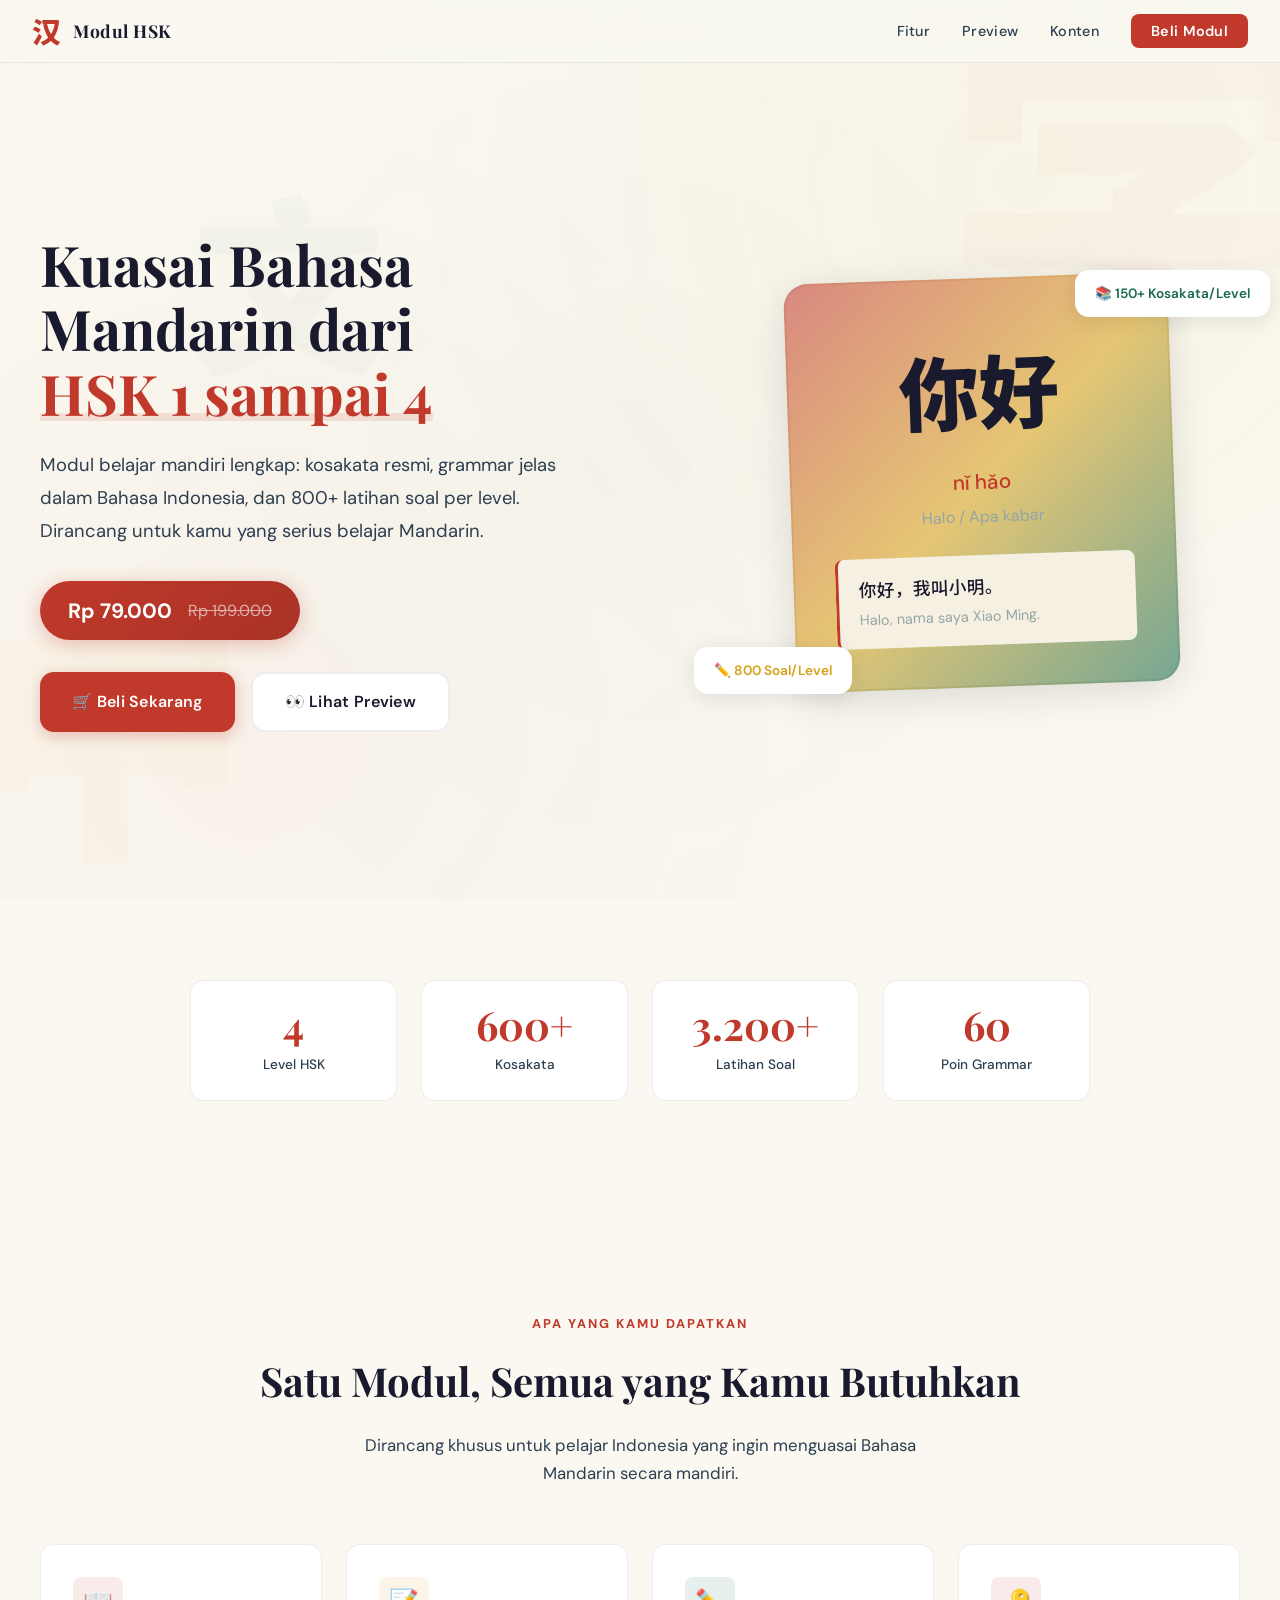
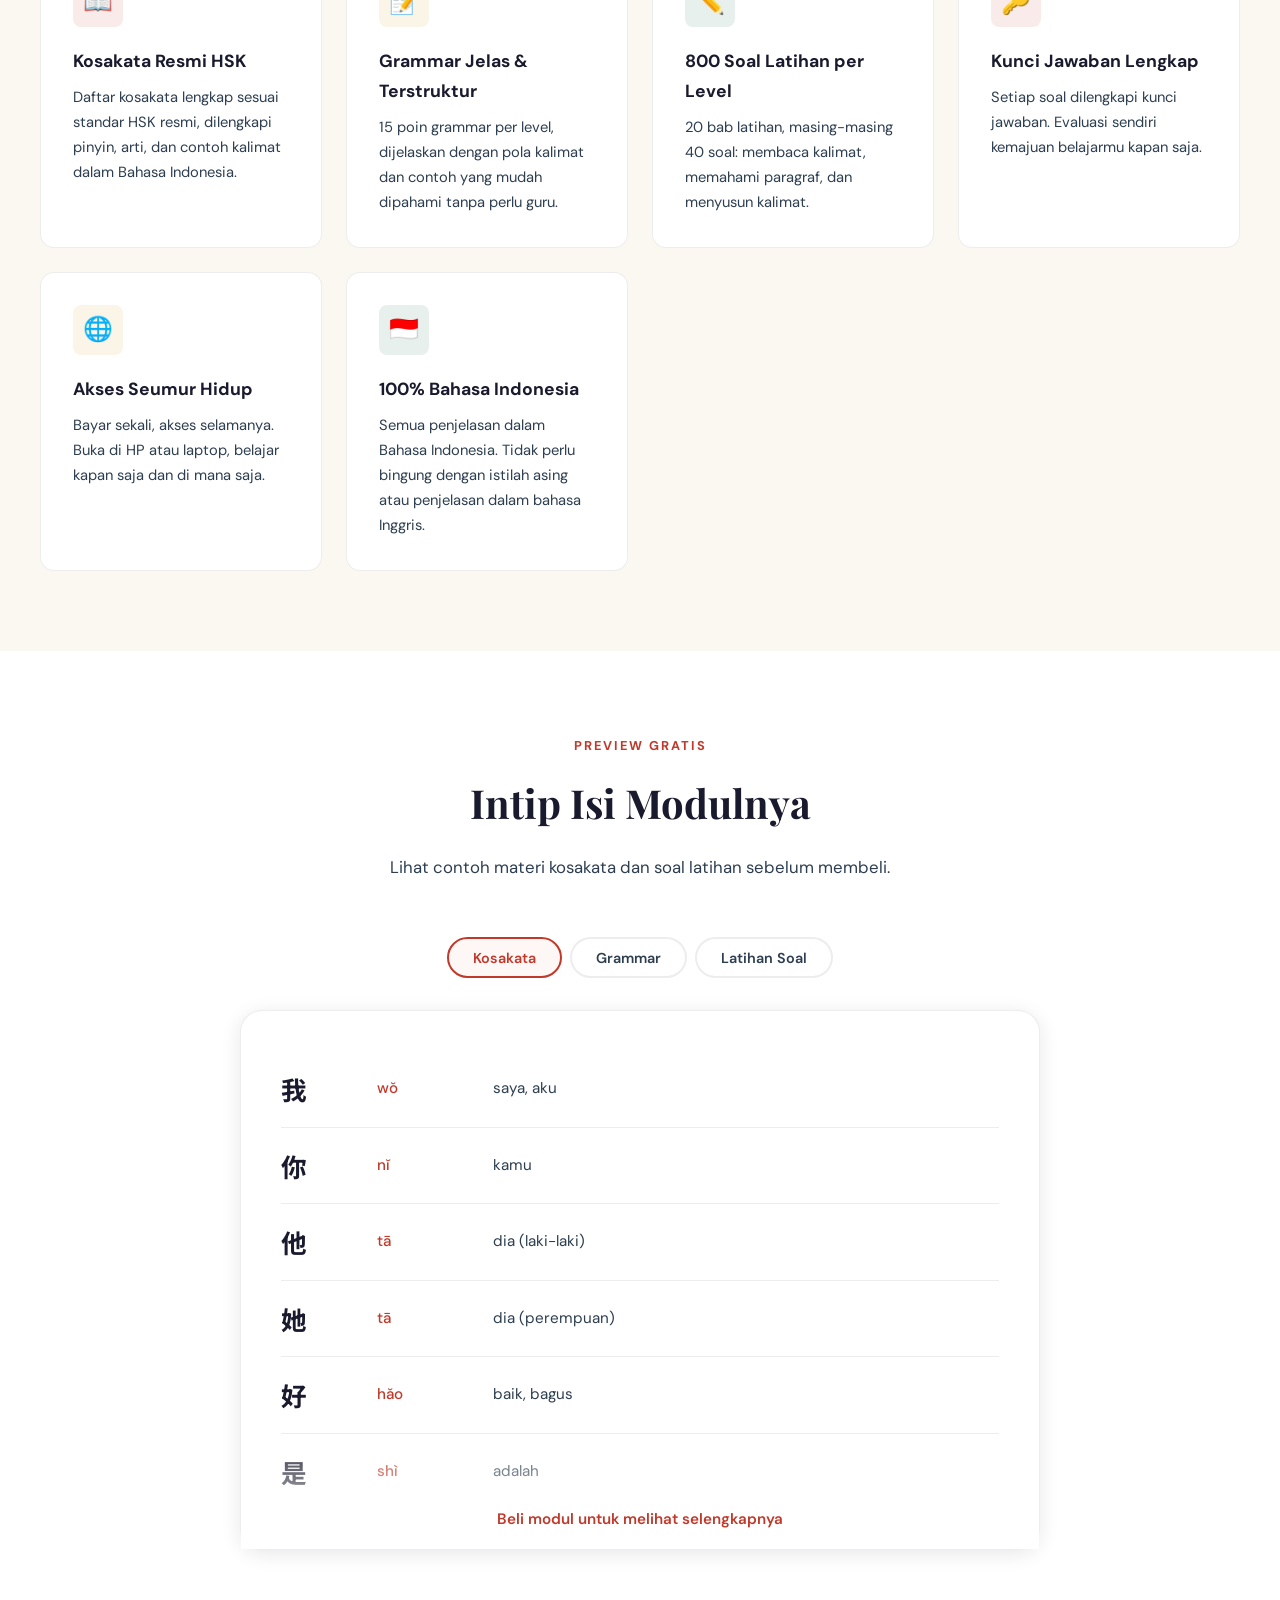
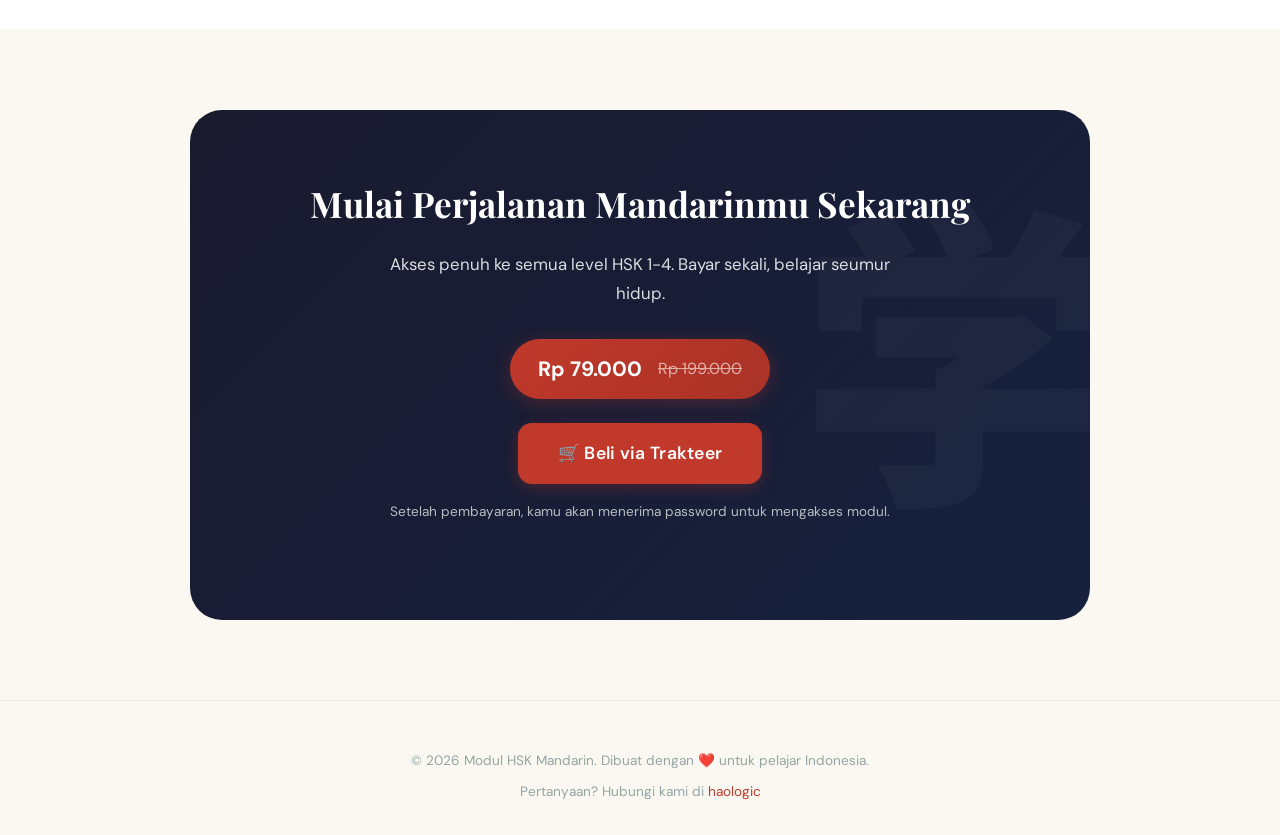
<file: hsk4-soal.html>
<!DOCTYPE html>
<html lang="id">
<head>
    <meta charset="UTF-8">
    <meta name="viewport" content="width=device-width, initial-scale=1.0">
    <title>Latihan Soal HSK 4 — Modul HSK Mandarin</title>
    <link rel="stylesheet" href="style.css">
    <style>
        .soal-container{max-width:900px;margin:30px auto;padding:0 20px}
        .bab-section{margin-bottom:50px}
        .bab-title{font-size:1.5rem;color:#1890ff;border-bottom:2px solid #1890ff;padding-bottom:8px;margin:40px 0 20px;cursor:pointer}
        .bab-title:hover{color:#096dd9}
        .bagian-title{font-size:1.1rem;color:#333;margin:24px 0 12px;background:#f0f7ff;padding:10px 16px;border-radius:8px;font-weight:600}
        .soal-card{background:#fff;border-radius:10px;padding:18px 20px;margin-bottom:14px;box-shadow:0 1px 6px rgba(0,0,0,.05);border-left:3px solid #d9d9d9;transition:border-color .2s}
        .soal-card.correct{border-left-color:#52c41a;background:#f6ffed}
        .soal-card.wrong{border-left-color:#ff4d4f;background:#fff2f0}
        .soal-num{font-weight:700;color:#1890ff;margin-right:8px}
        .soal-text{font-size:1.05rem;margin-bottom:10px;line-height:1.6}
        .soal-text .zh{font-size:1.15rem;font-weight:600}
        .options{display:grid;grid-template-columns:1fr 1fr;gap:8px}
        .opt-btn{padding:10px 14px;border:2px solid #e0e0e0;border-radius:8px;background:#fff;cursor:pointer;text-align:left;font-size:14px;transition:all .2s}
        .opt-btn:hover{border-color:#1890ff;background:#f0f7ff}
        .opt-btn.selected{border-color:#1890ff;background:#e6f4ff}
        .opt-btn.correct-answer{border-color:#52c41a;background:#f6ffed}
        .opt-btn.wrong-answer{border-color:#ff4d4f;background:#fff2f0}
        .paragraph-box{background:#fffbe6;padding:16px;border-radius:8px;margin-bottom:12px;font-size:1.05rem;line-height:1.8;border:1px solid #ffe58f}
        .arrange-box{background:#f6f6f6;padding:14px;border-radius:8px;margin:8px 0}
        .arrange-words{display:flex;flex-wrap:wrap;gap:8px;margin:8px 0}
        .word-chip{padding:6px 14px;background:#fff;border:2px solid #d9d9e0;border-radius:20px;cursor:pointer;font-size:14px;transition:all .2s;user-select:none}
        .word-chip:hover{border-color:#1890ff;background:#f0f7ff}
        .word-chip.used{opacity:.3;pointer-events:none}
        .answer-area{min-height:44px;border:2px dashed #d9d9d9;border-radius:8px;padding:8px;display:flex;flex-wrap:wrap;gap:6px;margin:8px 0}
        .answer-chip{padding:6px 12px;background:#1890ff;color:#fff;border-radius:20px;font-size:14px;cursor:pointer}
        .answer-chip:hover{background:#096dd9}
        .kunci-toggle{display:inline-block;padding:10px 20px;background:#faad14;color:#fff;border:none;border-radius:8px;cursor:pointer;font-size:14px;font-weight:600;margin:10px 0}
        .kunci-toggle:hover{background:#d48806}
        .kunci-box{display:none;background:#fffbe6;padding:16px;border-radius:8px;margin:10px 0;border:1px solid #ffe58f}
        .kunci-box.show{display:block}
        .kunci-item{padding:4px 0;font-size:14px}
        .kunci-item .correct{color:#52c41a;font-weight:600}
        .score-box{background:#fff;padding:16px 20px;border-radius:10px;box-shadow:0 1px 8px rgba(0,0,0,.06);margin:16px 0;text-align:center}
        .score-box .score{font-size:2rem;font-weight:700;color:#1890ff}
        .check-btn{padding:12px 28px;background:#1890ff;color:#fff;border:none;border-radius:8px;cursor:pointer;font-size:15px;font-weight:600;margin:10px 4px}
        .check-btn:hover{background:#096dd9}
        .reset-btn{padding:12px 28px;background:#ff4d4f;color:#fff;border:none;border-radius:8px;cursor:pointer;font-size:15px;font-weight:600;margin:10px 4px}
        .bab-content{display:none}
        .bab-content.active{display:block}
        .nav-bab{display:flex;flex-wrap:wrap;gap:8px;margin:20px 0}
        .nav-bab button{padding:8px 14px;border:2px solid #e0e0e0;border-radius:8px;background:#fff;cursor:pointer;font-size:13px;font-weight:600;transition:all .2s}
        .nav-bab button:hover,.nav-bab button.active{border-color:#1890ff;background:#e6f4ff;color:#1890ff}
        @media(max-width:600px){.options{grid-template-columns:1fr}.soal-card{padding:14px}}
    </style>
</head>
<body>
    <nav class="navbar">
        <div class="nav-brand"><span class="logo-han">汉</span><span>Modul HSK</span></div>
        <div class="nav-links">
            <a href="index.html">Beranda</a>
            <a href="menu.html">Menu</a>
            <a href="hsk4-materi.html">Materi</a>
            <a href="hsk4-soal.html" class="active">Latihan Soal</a>
        </div>
    </nav>

    <div class="soal-container">
        <h1 style="text-align:center;margin-top:30px">✍️ Latihan Soal HSK 4</h1>
        <p style="text-align:center;color:#666">25 Bab × 40 Soal = 1000 Soal Latihan</p>
        <p style="text-align:center;color:#999;font-size:13px">Klik nomor bab untuk membuka soal. Klik "Periksa Jawaban" untuk melihat hasil.</p>

        <div class="nav-bab" id="navBab"></div>

        <div id="allBab"></div>
    </div>

    <script>

    // Password check
    if(sessionStorage.getItem('hsk_auth')!=='true'){window.location.href='menu.html';}

    // ===== SOAL DATA =====
    const SOAL_DATA = {
1: {"title": "Bab 1: Ekonomi & Keuangan", "a": [{"q": "公司今年的利润增长了百分之二十。", "opts": ["Laba perusahaan tahun ini tumbuh 20%.", "Perusahaan rugi 20% tahun ini.", "Karyawan perusahaan bertambah 20%.", "Harga saham naik 20%."], "ans": 0}, {"q": "他决定投资房地产。", "opts": ["Dia memutuskan menjual rumahnya.", "Dia memutuskan berinvestasi di properti.", "Dia memutuskan menyewa apartemen.", "Dia memutuskan pindah rumah."], "ans": 1}, {"q": "国际贸易对两国都有好处。", "opts": ["Perdagangan internasional merugikan kedua negara.", "Kedua negara menolak perdagangan.", "Perdagangan internasional menguntungkan kedua negara.", "Perdagangan domestik lebih penting."], "ans": 2}, {"q": "市场竞争越来越激烈。", "opts": ["Pasar semakin sepi.", "Persaingan pasar semakin ketat.", "Harga pasar semakin turun.", "Pasar akan segera ditutup."], "ans": 1}, {"q": "年轻人的消费观念正在改变。", "opts": ["Anak muda tidak suka belanja.", "Pola konsumsi anak muda sedang berubah.", "Anak muda semakin hemat.", "Orang tua lebih konsumtif daripada anak muda."], "ans": 1}, {"q": "石油价格最近涨了不少。", "opts": ["Harga minyak turun drastis.", "Harga minyak stabil.", "Harga minyak akhir-akhir ini naik cukup banyak.", "Minyak sudah tidak diproduksi lagi."], "ans": 2}, {"q": "每个公民都应该按时交税。", "opts": ["Pajak hanya untuk orang kaya.", "Setiap warga negara harus membayar pajak tepat waktu.", "Pajak sudah dihapuskan.", "Hanya perusahaan yang perlu bayar pajak."], "ans": 1}, {"q": "人民币是中国的货币。", "opts": ["Renminbi adalah mata uang Jepang.", "Renminbi adalah mata uang Tiongkok.", "Yuan adalah mata uang Korea.", "Dolar adalah mata uang Tiongkok."], "ans": 1}, {"q": "他向银行申请了贷款买房子。", "opts": ["Dia menabung di bank untuk beli mobil.", "Dia mengajukan pinjaman ke bank untuk beli rumah.", "Dia menutup rekening banknya.", "Dia membayar utangnya ke bank."], "ans": 1}, {"q": "公司已经制定了明年的预算。", "opts": ["Perusahaan belum punya rencana.", "Perusahaan sudah menyusun anggaran tahun depan.", "Perusahaan membatalkan anggarannya.", "Anggaran perusahaan berkurang."], "ans": 1}, {"q": "最近股票市场波动很大。", "opts": ["Pasar saham sangat stabil belakangan ini.", "Saham sudah tidak diperjualbelikan.", "Akhir-akhir ini pasar saham sangat fluktuatif.", "Pasar saham ditutup untuk sementara."], "ans": 2}, {"q": "这个项目需要大量资金。", "opts": ["Proyek ini membutuhkan banyak dana.", "Proyek ini sudah selesai.", "Proyek ini tidak perlu uang.", "Dana proyek sudah cukup."], "ans": 0}, {"q": "中国是世界上最大的出口国之一。", "opts": ["Tiongkok tidak mengekspor barang.", "Tiongkok hanya mengimpor barang.", "Tiongkok adalah salah satu pengekspor terbesar di dunia.", "Tiongkok adalah negara terkecil di dunia."], "ans": 2}, {"q": "双方已经签了合同。", "opts": ["Kedua pihak membatalkan kontrak.", "Kontrak belum dibuat.", "Kedua pihak sudah menandatangani kontrak.", "Hanya satu pihak yang setuju."], "ans": 2}, {"q": "公司连续两年亏损。", "opts": ["Perusahaan untung besar selama dua tahun.", "Perusahaan rugi selama dua tahun berturut-turut.", "Perusahaan baru berdiri dua tahun.", "Perusahaan tutup selama dua tahun."], "ans": 1}], "b_paragraphs": [{"text": "近年来，中国的经济发展非常快。很多外国公司看到了中国市场的巨大潜力，纷纷来中国投资。不过，市场竞争也变得越来越激烈。为了在竞争中取得优势，企业需要不断创新，提高产品质量，同时降低生产成本。专家认为，未来中国经济将从出口导向型转变为消费驱动型。", "questions": [{"q": "根据文章，外国公司为什么来中国？", "opts": ["因为中国劳动力便宜", "因为看到了中国市场的巨大潜力", "因为中国政府邀请它们", "因为中国没有竞争"], "ans": 1}, {"q": "文章提到企业需要怎么做才能取得优势？", "opts": ["降低员工工资", "搬到别的国家", "不断创新，提高质量，降低成本", "减少产品种类"], "ans": 2}, {"q": "专家认为中国经济未来会怎样变化？", "opts": ["完全依赖出口", "从出口导向转为消费驱动", "停止发展", "只发展农业"], "ans": 1}]}, {"text": "银行利息越来越低，很多人开始寻找其他投资方式。股票市场虽然收益高，但风险也很大。房地产曾经是最受欢迎的投资选择，但现在房价已经很高了。一些年轻人选择把钱投入基金或者数字货币。不管选择哪种方式，专家建议投资者首先要了解自己能承受多大的风险。", "questions": [{"q": "为什么人们开始寻找其他投资方式？", "opts": ["因为银行关门了", "因为银行利息越来越低", "因为政府不允许存钱", "因为人们不信任银行"], "ans": 1}, {"q": "关于股票市场，文章怎么说？", "opts": ["收益低风险也低", "收益高但风险也大", "没有风险", "已经不存在了"], "ans": 1}, {"q": "专家建议投资者首先要做什么？", "opts": ["立刻买股票", "了解自己能承受多大的风险", "把钱全部存银行", "投资房地产"], "ans": 1}, {"q": "哪种投资曾经最受欢迎？", "opts": ["数字货币", "基金", "股票", "房地产"], "ans": 3}]}, {"text": "全球化使得国际贸易更加频繁。出口和进口对一个国家的经济发展至关重要。当一个国家的出口大于进口时，就会出现贸易顺差；反之则是贸易逆差。贸易顺差意味着更多的外汇收入，而贸易逆差则可能导致本国货币贬值。各国政府通常会通过调整关税来影响贸易平衡。", "questions": [{"q": "什么时候会出现贸易顺差？", "opts": ["进口大于出口时", "出口大于进口时", "进出口相等时", "停止贸易时"], "ans": 1}, {"q": "贸易逆差可能导致什么？", "opts": ["货币升值", "更多的外汇收入", "本国货币贬值", "经济快速增长"], "ans": 2}, {"q": "政府通常用什么方式影响贸易平衡？", "opts": ["关闭港口", "调整关税", "禁止出口", "增加国内消费"], "ans": 1}, {"q": "文章认为什么对经济发展至关重要？", "opts": ["旅游业", "国内消费", "出口和进口", "外国投资"], "ans": 2}, {"q": "全球化对国际贸易有什么影响？", "opts": ["使贸易减少", "使贸易更加频繁", "没有影响", "使贸易停止"], "ans": 1}, {"q": "贸易顺差意味着什么？", "opts": ["更多的外债", "更多的外汇收入", "经济衰退", "货币贬值"], "ans": 1}, {"q": "各国政府调整什么来影响贸易？", "opts": ["工资", "税率", "关税", "汇率"], "ans": 2}, {"q": "全球化使国际贸易变得怎样？", "opts": ["更加困难", "更加频繁", "完全停止", "没有变化"], "ans": 1}]}], "c": [{"words": ["经济", "的", "中国", "发展", "很快"], "answer": "中国的经济发展很快"}, {"words": ["增加", "收入", "了", "他的", "比去年"], "answer": "他的收入比去年增加了"}, {"words": ["太多了", "这个月", "支出", "的"], "answer": "这个月的支出太多了"}, {"words": ["投资", "他", "决定", "房地产"], "answer": "他决定投资房地产"}, {"words": ["受欢迎", "在", "这个产品", "很", "市场上"], "answer": "这个产品在市场上很受欢迎"}, {"words": ["越来越", "市场", "激烈", "竞争"], "answer": "市场竞争越来越激烈"}, {"words": ["按时", "应该", "交税", "每个", "公民"], "answer": "每个公民应该按时交税"}, {"words": ["明年的", "制定了", "公司", "已经", "预算"], "answer": "公司已经制定了明年的预算"}, {"words": ["需要", "大量", "这个项目", "资金"], "answer": "这个项目需要大量资金"}, {"words": ["签了", "双方", "合同", "已经"], "answer": "双方已经签了合同"}]},
2: {"title": "Bab 2: Politik & Masyarakat", "a": [{"q": "政府发布了新的政策。", "opts": ["Pemerintah membatalkan kebijakan.", "Pemerintah mengeluarkan kebijakan baru.", "Rakyat menolak kebijakan.", "Kebijakan lama tetap berlaku."], "ans": 1}, {"q": "每个公民都有选举权。", "opts": ["Hanya orang kaya yang boleh memilih.", "Pemilu sudah dihapuskan.", "Setiap warga negara memiliki hak pilih.", "Anak-anak boleh ikut memilih."], "ans": 2}, {"q": "保护环境是每个人的义务。", "opts": ["Melindungi lingkungan adalah kewajiban setiap orang.", "Hanya pemerintah yang bertanggung jawab atas lingkungan.", "Lingkungan tidak perlu dilindungi.", "Melindungi lingkungan hanya untuk petani."], "ans": 0}, {"q": "男女平等是社会进步的标志。", "opts": ["Laki-laki lebih unggul dari perempuan.", "Kesetaraan gender adalah tanda kemajuan masyarakat.", "Perempuan tidak perlu bekerja.", "Masyarakat tidak perlu kesetaraan."], "ans": 1}, {"q": "经济改革带来了巨大的变化。", "opts": ["Reformasi ekonomi tidak berpengaruh.", "Reformasi ekonomi membawa perubahan besar.", "Ekonomi tidak pernah direformasi.", "Perubahan ekonomi sangat kecil."], "ans": 1}, {"q": "社会稳定是发展的基础。", "opts": ["Stabilitas masyarakat adalah dasar pembangunan.", "Ketidakstabilan mendorong pembangunan.", "Masyarakat tidak membutuhkan stabilitas.", "Pembangunan tidak ada hubungannya dengan stabilitas."], "ans": 0}, {"q": "消除贫困是全球性的目标。", "opts": ["Kemiskinan tidak bisa dihapus.", "Menghapus kemiskinan adalah tujuan global.", "Hanya negara miskin yang peduli kemiskinan.", "Kemiskinan sudah dihapus."], "ans": 1}, {"q": "政府正在严厉打击腐败行为。", "opts": ["Pemerintah mengabaikan korupsi.", "Pemerintah mendukung korupsi.", "Pemerintah sedang memberantas korupsi dengan tegas.", "Korupsi sudah tidak ada lagi."], "ans": 2}, {"q": "任何人都必须遵守法律。", "opts": ["Hanya warga negara yang harus taat hukum.", "Hukum hanya berlaku untuk orang miskin.", "Siapa pun harus mematuhi hukum.", "Hukum bisa diabaikan."], "ans": 2}, {"q": "一个好的领导要关心群众。", "opts": ["Pemimpin tidak perlu peduli rakyat.", "Pemimpin yang baik harus peduli pada rakyat.", "Rakyat harus melayani pemimpin.", "Pemimpin hanya bertanggung jawab pada dirinya."], "ans": 1}, {"q": "这个组织致力于帮助贫困地区。", "opts": ["Organisasi ini berkomitmen membantu daerah miskin.", "Organisasi ini hanya untuk orang kaya.", "Organisasi ini sudah dibubarkan.", "Organisasi ini tidak membantu siapa pun."], "ans": 0}, {"q": "这种社会现象值得我们关注。", "opts": ["Fenomena sosial ini tidak penting.", "Fenomena sosial ini layak kita perhatikan.", "Masyarakat sudah tidak peduli fenomena ini.", "Fenomena ini sudah menghilang."], "ans": 1}, {"q": "每个人都要承担自己的责任。", "opts": ["Tanggung jawab hanya untuk orang dewasa.", "Setiap orang harus menanggung tanggung jawabnya.", "Tidak ada yang perlu bertanggung jawab.", "Pemerintah yang bertanggung jawab atas segalanya."], "ans": 1}, {"q": "言论自由是基本权利之一。", "opts": ["Kebebasan berpendapat bukan hak dasar.", "Kebebasan berpendapat adalah salah satu hak dasar.", "Hanya pemerintah yang boleh berpendapat.", "Kebebasan sudah dihapuskan."], "ans": 1}, {"q": "公司为员工提供了很好的福利。", "opts": ["Perusahaan tidak memberikan tunjangan.", "Karyawan harus membayar sendiri.", "Perusahaan memberikan kesejahteraan yang baik bagi karyawan.", "Hanya manajer yang mendapat tunjangan."], "ans": 2}], "b_paragraphs": [{"text": "在民主社会中，选举是公民表达意愿的重要方式。每个成年公民都有权利参与选举，选出自己认为最合适的领导人。选举的公平公正对维护社会稳定至关重要。为了确保选举的透明度，很多国家都建立了独立的选举监督机构。同时，媒体在选举过程中也发挥着重要的监督作用。", "questions": [{"q": "选举在民主社会中的作用是什么？", "opts": ["让政府控制人民", "让公民表达意愿的重要方式", "增加政府收入", "限制公民自由"], "ans": 1}, {"q": "谁有权利参与选举？", "opts": ["只有政府官员", "只有男性公民", "每个成年公民", "只有有钱人"], "ans": 2}, {"q": "为什么很多国家建立选举监督机构？", "opts": ["为了控制选举结果", "为了确保选举的透明度", "为了限制候选人", "为了增加选举成本"], "ans": 1}]}, {"text": "社会公平是现代社会追求的重要目标。然而，贫富差距在很多国家仍然是一个严重的问题。有些人认为，政府应该通过提高最低工资、完善社会保障制度来缩小贫富差距。也有人认为，教育机会的平等才是解决问题的根本方法。无论采取哪种措施，缩小贫富差距都需要政府和社会的共同努力。", "questions": [{"q": "文章讨论的核心问题是什么？", "opts": ["教育改革", "环境保护", "贫富差距", "国际贸易"], "ans": 2}, {"q": "有些人认为怎样才能缩小贫富差距？", "opts": ["取消所有税收", "降低最低工资", "提高最低工资、完善社保制度", "关闭所有企业"], "ans": 2}, {"q": "也有人认为解决问题的根本方法是什么？", "opts": ["增加军费", "教育机会的平等", "提高房价", "减少人口"], "ans": 1}, {"q": "缩小贫富差距需要谁的努力？", "opts": ["只有政府", "只有企业", "只有个人", "政府和社会共同"], "ans": 3}]}, {"text": "腐败是影响社会公平的重要因素。当政府官员利用职权为自己谋取利益时，受害的是普通百姓。为了打击腐败，很多国家建立了反腐败机构，加强了法律监督。同时，提高政府工作的透明度，让公众参与监督，也是预防腐败的有效方法。只有建立健全的制度，才能从根本上解决腐败问题。", "questions": [{"q": "腐败对社会有什么影响？", "opts": ["促进经济发展", "影响社会公平", "增加就业", "改善教育"], "ans": 1}, {"q": "打击腐败的方法包括什么？", "opts": ["降低官员工资", "建立反腐败机构，加强法律监督", "取消所有政府部门", "增加官员数量"], "ans": 1}, {"q": "预防腐败的有效方法是什么？", "opts": ["减少公众参与", "降低透明度", "提高透明度，让公众监督", "增加官员权力"], "ans": 2}, {"q": "从根本上解决腐败需要什么？", "opts": ["更多的官员", "建立健全的制度", "减少法律", "增加税收"], "ans": 1}, {"q": "谁是腐败的受害者？", "opts": ["政府官员", "外国人", "普通百姓", "企业家"], "ans": 2}, {"q": "很多国家为打击腐败做了什么？", "opts": ["什么都没做", "建立了反腐败机构", "增加了官员福利", "取消了法律"], "ans": 1}, {"q": "提高什么有助于预防腐败？", "opts": ["官员工资", "政府工作的透明度", "税收", "军费"], "ans": 1}, {"q": "文章认为解决腐败的根本方法是什么？", "opts": ["换领导", "建立健全的制度", "增加惩罚", "提高工资"], "ans": 1}]}], "c": [{"words": ["政策", "新的", "发布了", "政府"], "answer": "政府发布了新的政策"}, {"words": ["选举权", "都有", "每个", "公民"], "answer": "每个公民都有选举权"}, {"words": ["法律", "遵守", "必须", "任何人", "都"], "answer": "任何人都必须遵守法律"}, {"words": ["的标志", "是", "社会进步", "男女平等"], "answer": "男女平等是社会进步的标志"}, {"words": ["变化", "带来了", "经济改革", "巨大的"], "answer": "经济改革带来了巨大的变化"}, {"words": ["承担", "每个人", "责任", "都要", "自己的"], "answer": "每个人都要承担自己的责任"}, {"words": ["打击", "正在", "腐败", "政府", "严厉"], "answer": "政府正在严厉打击腐败"}, {"words": ["全球性的", "消除", "目标", "贫困", "是"], "answer": "消除贫困是全球性的目标"}, {"words": ["基础", "是", "社会稳定", "发展的"], "answer": "社会稳定是发展的基础"}, {"words": ["关心", "好的", "要", "领导", "群众"], "answer": "好的领导要关心群众"}]},
3: {"title": "Bab 3: Sains & Penelitian", "a": [{"q": "科学技术改变了人们的生活。", "opts": ["Sains belum memengaruhi kehidupan.", "Kehidupan orang tidak berubah.", "Sains dan teknologi mengubah kehidupan orang.", "Teknologi tidak penting."], "ans": 2}, {"q": "他正在研究新能源技术。", "opts": ["Dia sedang meneliti teknologi energi baru.", "Dia sudah berhenti meneliti.", "Dia tidak tertarik pada energi.", "Dia mengajarkan energi lama."], "ans": 0}, {"q": "理论和实践同样重要。", "opts": ["Teori lebih penting dari praktik.", "Praktik tidak diperlukan.", "Teori dan praktik sama pentingnya.", "Teori tidak berguna."], "ans": 2}, {"q": "根据数据，我们得出了一个结论。", "opts": ["Kami belum punya data.", "Berdasarkan data, kami sampai pada sebuah kesimpulan.", "Data kami salah.", "Kami tidak bisa membuat kesimpulan."], "ans": 1}, {"q": "造纸术是中国古代的四大发明之一。", "opts": ["Kertas ditemukan di Eropa.", "Pembuatan kertas adalah salah satu dari empat penemuan besar Tiongkok kuno.", "Tiongkok hanya punya satu penemuan.", "Kertas bukan penemuan penting."], "ans": 1}, {"q": "科学家发现了一种新的物质。", "opts": ["Ilmuwan gagal menemukan apa pun.", "Ilmuwan menemukan sebuah zat baru.", "Zat itu sudah lama diketahui.", "Ilmuwan menghancurkan zat itu."], "ans": 1}, {"q": "太阳能是一种清洁能源。", "opts": ["Tenaga surya adalah energi kotor.", "Tenaga surya tidak bisa digunakan.", "Tenaga surya adalah jenis energi bersih.", "Tenaga surya sangat mahal."], "ans": 2}, {"q": "人体由无数个细胞组成。", "opts": ["Tubuh manusia hanya punya sedikit sel.", "Tubuh manusia terdiri dari sel yang tak terhitung.", "Sel tidak penting bagi tubuh.", "Tubuh manusia tidak mengandung sel."], "ans": 1}, {"q": "学习是一个漫长的过程。", "opts": ["Belajar bisa selesai dalam satu hari.", "Belajar adalah proses yang panjang.", "Belajar tidak perlu proses.", "Proses belajar sangat singkat."], "ans": 1}, {"q": "实验结果证明了他的假设。", "opts": ["Hasil eksperimen membantah hipotesisnya.", "Eksperimen gagal.", "Hasil eksperimen membuktikan hipotesisnya.", "Dia tidak punya hipotesis."], "ans": 2}, {"q": "他仔细观察了实验现象。", "opts": ["Dia mengabaikan eksperimen.", "Dia mengamati fenomena eksperimen dengan saksama.", "Dia tidak melihat eksperimen.", "Eksperimen tidak terjadi."], "ans": 1}, {"q": "这项研究取得了重要的成果。", "opts": ["Penelitian ini gagal.", "Penelitian ini belum dimulai.", "Penelitian ini mencapai hasil yang penting.", "Penelitian ini tidak berguna."], "ans": 2}, {"q": "大自然有它自己的规律。", "opts": ["Alam tidak memiliki pola.", "Alam memiliki hukumnya sendiri.", "Manusia mengendalikan alam.", "Alam bisa diubah sesuka hati."], "ans": 1}, {"q": "我们需要更多的数据来证明这个理论。", "opts": ["Teori ini sudah terbukti.", "Kita butuh lebih banyak data untuk membuktikan teori ini.", "Data tidak diperlukan.", "Teori ini sudah dibantah."], "ans": 1}, {"q": "研究人员采集了一百个样本。", "opts": ["Peneliti tidak mengumpulkan sampel.", "Peneliti mengumpulkan seratus sampel.", "Sampel tidak diperlukan.", "Hanya satu sampel yang dikumpulkan."], "ans": 1}], "b_paragraphs": [{"text": "人工智能（AI）是近年来发展最快的技术之一。AI可以帮助医生更准确地诊断疾病，帮助科学家分析大量的数据，甚至可以自动驾驶汽车。然而，AI的发展也引起了一些担忧。有人担心AI会取代人类的工作，导致大量失业。也有人担心AI如果不受控制，可能会对人类造成威胁。", "questions": [{"q": "AI可以帮助医生做什么？", "opts": ["做手术", "更准确地诊断疾病", "代替医生", "管理医院"], "ans": 1}, {"q": "人们对AI有什么担忧？", "opts": ["AI太慢了", "AI可能取代人类工作", "AI太贵了", "AI不够聪明"], "ans": 1}, {"q": "AI被认为是什么？", "opts": ["过时的技术", "发展最慢的技术", "发展最快的技术之一", "已经淘汰的技术"], "ans": 2}]}, {"text": "气候变化是当今世界面临的最大挑战之一。科学家通过研究发现，人类活动产生的大量二氧化碳是导致全球变暖的主要原因。冰川融化、海平面上升、极端天气频发都是气候变化的表现。为了应对气候变化，各国签署了《巴黎协定》，承诺减少碳排放。科学家们正在研究新的技术，如碳捕获和清洁能源，希望能减缓气候变化的速度。", "questions": [{"q": "导致全球变暖的主要原因是什么？", "opts": ["火山爆发", "太阳变热", "人类活动产生的大量二氧化碳", "海水温度"], "ans": 2}, {"q": "气候变化的表现包括什么？", "opts": ["天气越来越冷", "冰川增加", "冰川融化、海平面上升", "空气更清洁"], "ans": 2}, {"q": "各国签署《巴黎协定》的目的是什么？", "opts": ["增加贸易", "承诺减少碳排放", "发展核能", "增加石油产量"], "ans": 1}, {"q": "科学家正在研究哪些技术来应对气候变化？", "opts": ["核武器", "碳捕获和清洁能源", "更多的工厂", "更快的汽车"], "ans": 1}]}, {"text": "基因编辑技术是近年来最具争议的科学进展之一。这项技术允许科学家精确地修改生物体的DNA，可以用来治疗遗传性疾病。然而，基因编辑也引发了伦理争议。一些人认为，修改人类基因可能带来不可预知的后果。科学界普遍认为，虽然基因编辑有巨大的医学潜力，但必须在严格的伦理框架下进行。", "questions": [{"q": "基因编辑技术可以做什么？", "opts": ["克隆动物", "精确修改DNA", "创造新物种", "让人长生不老"], "ans": 1}, {"q": "基因编辑引发了什么争议？", "opts": ["经济争议", "政治争议", "伦理争议", "法律争议"], "ans": 2}, {"q": "科学界对基因编辑的态度是什么？", "opts": ["完全反对", "有医学潜力但必须在伦理框架下进行", "随便使用", "只能用于植物"], "ans": 1}, {"q": "基因编辑可以用来治疗什么？", "opts": ["所有疾病", "遗传性疾病", "心理疾病", "外伤"], "ans": 1}, {"q": "为什么有人反对修改人类基因？", "opts": ["太贵了", "可能带来不可预知的后果", "技术太简单", "没有人反对"], "ans": 1}, {"q": "基因编辑技术的特点是什么？", "opts": ["不精确", "只能用于动物", "精确修改生物体的DNA", "已经被禁止"], "ans": 2}, {"q": "科学界认为基因编辑必须在什么条件下进行？", "opts": ["自由条件", "严格的伦理框架", "没有条件", "政府批准"], "ans": 1}, {"q": "基因编辑是近年来最具什么的科学进展？", "opts": ["最具潜力", "最具争议", "最受欢迎", "最便宜"], "ans": 1}]}], "c": [{"words": ["改变了", "科学技术", "人们的", "生活"], "answer": "科学技术改变了人们的生活"}, {"words": ["新能源", "他", "正在", "技术", "研究"], "answer": "他正在研究新能源技术"}, {"words": ["同样", "理论", "重要", "和", "实践"], "answer": "理论和实践同样重要"}, {"words": ["发现了", "科学家", "新的", "一种", "物质"], "answer": "科学家发现了一种新的物质"}, {"words": ["是", "清洁", "太阳能", "能源", "一种"], "answer": "太阳能是一种清洁能源"}, {"words": ["证明了", "实验结果", "假设", "他的"], "answer": "实验结果证明了他的假设"}, {"words": ["规律", "有", "大自然", "自己的", "它"], "answer": "大自然有它自己的规律"}, {"words": ["取得了", "研究", "这项", "重要的", "成果"], "answer": "这项研究取得了重要的成果"}, {"words": ["漫长的", "学习", "是", "过程", "一个"], "answer": "学习是一个漫长的过程"}, {"words": ["采集了", "研究人员", "样本", "一百个"], "answer": "研究人员采集了一百个样本"}]},
4: {"title": "Bab 4: Filsafat & Pemikiran", "a": [{"q": "孔子的思想影响了整个东亚。", "opts": ["Pemikiran Konfusius hanya memengaruhi Tiongkok.", "Pemikiran Konfusius memengaruhi seluruh Asia Timur.", "Konfusius tidak punya pemikiran.", "Asia Timur tidak terpengaruh."], "ans": 1}, {"q": "他的论点缺乏逻辑。", "opts": ["Argumennya sangat logis.", "Argumennya kurang logika.", "Dia tidak punya argumen.", "Logikanya sempurna."], "ans": 1}, {"q": "他没有意识到自己的错误。", "opts": ["Dia menyadari kesalahannya.", "Dia tidak menyadari kesalahannya.", "Dia tidak punya kesalahan.", "Dia memperbaiki kesalahannya."], "ans": 1}, {"q": "我们要看到事物的本质。", "opts": ["Kita harus melihat hakikat suatu hal.", "Kita tidak perlu memahami apa pun.", "Penampilan lebih penting dari hakikat.", "Hakikat tidak ada."], "ans": 0}, {"q": "实践是检验真理的唯一标准。", "opts": ["Teori adalah satu-satunya standar kebenaran.", "Praktik adalah satu-satunya standar untuk menguji kebenaran.", "Kebenaran tidak bisa diuji.", "Standar kebenaran ada banyak."], "ans": 1}, {"q": "他相信命运掌握在自己手中。", "opts": ["Dia percaya nasib ditentukan orang lain.", "Dia percaya nasib ada di tangannya sendiri.", "Dia tidak percaya pada nasib.", "Nasib tidak bisa diubah."], "ans": 1}, {"q": "这个概念太抽象了。", "opts": ["Konsep ini sangat konkret.", "Konsep ini sangat mudah.", "Konsep ini terlalu abstrak.", "Konsep ini tidak ada."], "ans": 2}, {"q": "请给我一个具体的例子。", "opts": ["Tolong beri saya contoh yang abstrak.", "Tolong beri saya contoh yang konkret.", "Contoh tidak diperlukan.", "Contoh terlalu banyak."], "ans": 1}, {"q": "学生们正在进行一场辩论。", "opts": ["Para siswa sedang tidur.", "Para siswa sedang mengadakan debat.", "Debat sudah selesai.", "Siswa menolak berdebat."], "ans": 1}, {"q": "这本书给了我很大的启发。", "opts": ["Buku ini membosankan.", "Buku ini memberi saya inspirasi besar.", "Saya belum membaca buku ini.", "Buku ini tidak berisi apa-apa."], "ans": 1}, {"q": "科学精神就是敢于怀疑。", "opts": ["Ilmuwan tidak boleh meragukan apa pun.", "Semangat ilmiah adalah berani meragukan.", "Meragukan adalah tanda kelemahan.", "Ilmuwan harus percaya segalanya."], "ans": 1}, {"q": "古人留下了许多智慧。", "opts": ["Orang kuno tidak meninggalkan apa pun.", "Orang kuno meninggalkan banyak kebijaksanaan.", "Kebijaksanaan kuno tidak berguna.", "Orang modern lebih bijak."], "ans": 1}, {"q": "艺术是灵魂的语言。", "opts": ["Seni tidak penting.", "Seni adalah bahasa jiwa.", "Jiwa tidak memiliki bahasa.", "Bahasa lebih penting dari seni."], "ans": 1}, {"q": "他是一个有原则的人。", "opts": ["Dia tidak punya prinsip.", "Dia adalah orang yang berprinsip.", "Dia sering berubah pikiran.", "Prinsip tidak penting."], "ans": 1}, {"q": "我们需要对过去进行反思。", "opts": ["Masa lalu tidak perlu dipikirkan.", "Kita perlu melakukan refleksi terhadap masa lalu.", "Masa lalu sudah tidak penting.", "Refleksi adalah buang-buang waktu."], "ans": 1}], "b_paragraphs": [{"text": "孔子是中国历史上最伟大的思想家之一。他提倡'仁'的思想，认为人与人之间应该互相尊重、互相关爱。孔子还强调教育的重要性，他认为每个人都有接受教育的权利，不应该因为贫富而有所区别。孔子的思想不仅影响了中国，还影响了日本、韩国等东亚国家的文化和社会。", "questions": [{"q": "孔子提倡什么思想？", "opts": ["法治", "仁", "战争", "科技"], "ans": 1}, {"q": "孔子对教育有什么看法？", "opts": ["只有富人才能受教育", "教育不重要", "每个人都有受教育的权利", "教育应该被限制"], "ans": 2}, {"q": "孔子的思想影响了哪些地方？", "opts": ["只有中国", "中国和东亚国家", "只有日本", "全世界每个国家"], "ans": 1}]}, {"text": "中国古代哲学包含了丰富的智慧。道家强调顺应自然，认为人不应该过度干预自然规律。儒家则强调社会秩序和人际关系的和谐。佛教传入中国后，提出了'空'和'无常'的概念，影响了中国人对生死和命运的看法。这三种思想虽然侧重不同，但都追求人与自然、人与社会之间的和谐。", "questions": [{"q": "道家强调什么？", "opts": ["战争", "竞争", "顺应自然", "财富"], "ans": 2}, {"q": "儒家关注的重点是什么？", "opts": ["自然规律", "社会秩序和人际关系", "生死问题", "科学研究"], "ans": 1}, {"q": "三种思想的共同追求是什么？", "opts": ["财富和权力", "和谐", "战争胜利", "科技发展"], "ans": 1}, {"q": "佛教提出了什么概念？", "opts": ["仁和义", "空和无常", "道和德", "法和理"], "ans": 1}]}, {"text": "西方哲学和东方哲学有很多不同之处。西方哲学强调理性和逻辑，追求对世界的客观认识。东方哲学则更注重直觉和体验，追求内心的平静和与自然的和谐。然而，在全球化的今天，东西方哲学正在不断交流和融合。越来越多的人开始从两种传统中汲取智慧，形成更加丰富的世界观。", "questions": [{"q": "西方哲学强调什么？", "opts": ["直觉和体验", "理性和逻辑", "宗教信仰", "战争哲学"], "ans": 1}, {"q": "东方哲学追求什么？", "opts": ["物质财富", "权力", "内心平静和与自然的和谐", "科学真理"], "ans": 2}, {"q": "在全球化背景下，东西方哲学怎样了？", "opts": ["完全分离", "正在交流和融合", "互相排斥", "已经消失"], "ans": 1}, {"q": "人们从两种传统中汲取什么？", "opts": ["财富", "权力", "智慧", "技术"], "ans": 2}, {"q": "西方哲学追求什么样的认识？", "opts": ["主观认识", "客观认识", "模糊认识", "宗教认识"], "ans": 1}, {"q": "东方哲学更注重什么？", "opts": ["逻辑推理", "数据分析", "直觉和体验", "法律制度"], "ans": 2}, {"q": "全球化对哲学有什么影响？", "opts": ["使哲学消失", "促进东西方交流融合", "没有影响", "使西方哲学统治世界"], "ans": 1}, {"q": "越来越多的人形成什么样的世界观？", "opts": ["狭隘的", "更加丰富的", "悲观的", "西方的"], "ans": 1}]}], "c": [{"words": ["思想", "影响了", "孔子的", "整个", "东亚"], "answer": "孔子的思想影响了整个东亚"}, {"words": ["缺乏", "他的", "逻辑", "论点"], "answer": "他的论点缺乏逻辑"}, {"words": ["掌握", "命运", "自己", "在", "手中"], "answer": "命运掌握在自己手中"}, {"words": ["太", "这个", "抽象了", "概念"], "answer": "这个概念太抽象了"}, {"words": ["唯一标准", "实践", "检验", "是", "真理的"], "answer": "实践是检验真理的唯一标准"}, {"words": ["进行", "学生们", "辩论", "正在", "一场"], "answer": "学生们正在进行一场辩论"}, {"words": ["启发", "给了", "这本书", "我", "很大的"], "answer": "这本书给了我很大的启发"}, {"words": ["留下了", "古人", "许多", "智慧"], "answer": "古人留下了许多智慧"}, {"words": ["本质", "要", "我们", "事物的", "看到"], "answer": "我们要看到事物的本质"}, {"words": ["反思", "需要", "过去", "我们", "对", "进行"], "answer": "我们需要对过去进行反思"}]},
5: {"title": "Bab 5: Media & Jurnalisme", "a": [{"q": "社交媒体对年轻人影响很大。", "opts": ["Media sosial tidak berpengaruh.", "Media sosial sangat memengaruhi anak muda.", "Anak muda tidak menggunakan media sosial.", "Media sosial hanya untuk orang tua."], "ans": 1}, {"q": "记者正在现场报道新闻。", "opts": ["Wartawan sedang meliput berita di lokasi.", "Wartawan sedang tidur.", "Berita tidak diliput.", "Wartawan sudah pulang."], "ans": 0}, {"q": "这篇报道引起了广泛关注。", "opts": ["Liputan ini tidak ada yang membaca.", "Liputan ini menarik perhatian luas.", "Liputan ini sudah dihapus.", "Liputan ini sangat membosankan."], "ans": 1}, {"q": "我们要学会辨别虚假信息。", "opts": ["Semua informasi di internet benar.", "Kita harus belajar membedakan informasi palsu.", "Informasi palsu tidak berbahaya.", "Tidak perlu memeriksa informasi."], "ans": 1}, {"q": "互联网加快了信息的传播。", "opts": ["Internet memperlambat penyebaran informasi.", "Internet mempercepat penyebaran informasi.", "Internet tidak memengaruhi informasi.", "Informasi tidak menyebar melalui internet."], "ans": 1}, {"q": "舆论对政策制定有很大影响。", "opts": ["Opini publik tidak berpengaruh pada kebijakan.", "Opini publik sangat memengaruhi pembuatan kebijakan.", "Pemerintah mengabaikan opini publik.", "Opini publik tidak penting."], "ans": 1}, {"q": "他的新书下个月出版。", "opts": ["Buku barunya terbit bulan depan.", "Buku lamanya diterbitkan ulang.", "Dia tidak menulis buku.", "Bukunya sudah terbit tahun lalu."], "ans": 0}, {"q": "编辑认为这篇稿子需要修改。", "opts": ["Editor menganggap naskah ini sempurna.", "Editor menganggap naskah ini perlu direvisi.", "Naskah sudah diterbitkan.", "Editor tidak membaca naskah."], "ans": 1}, {"q": "很多年轻人喜欢看直播。", "opts": ["Anak muda tidak suka siaran langsung.", "Banyak anak muda suka menonton siaran langsung.", "Siaran langsung sudah tidak ada.", "Hanya orang tua yang nonton siaran langsung."], "ans": 1}, {"q": "新闻报道必须真实。", "opts": ["Berita boleh palsu.", "Liputan berita harus nyata.", "Kebenaran tidak penting dalam berita.", "Berita hanya hiburan."], "ans": 1}, {"q": "未经许可不能侵犯他人的版权。", "opts": ["Hak cipta tidak penting.", "Tidak boleh melanggar hak cipta orang lain tanpa izin.", "Siapa pun boleh menyalin karya orang lain.", "Hak cipta sudah dihapuskan."], "ans": 1}, {"q": "网络新闻越来越受欢迎。", "opts": ["Berita internet semakin populer.", "Berita internet semakin ditinggalkan.", "Tidak ada berita di internet.", "Berita cetak lebih populer dari internet."], "ans": 0}, {"q": "记者采访了那位科学家。", "opts": ["Wartawan mewawancarai ilmuwan itu.", "Ilmuwan menolak diwawancarai.", "Wartawan tidak bertemu ilmuwan.", "Wawancara dibatalkan."], "ans": 0}, {"q": "公司发布了一份新的声明。", "opts": ["Perusahaan menarik pernyataannya.", "Perusahaan merilis pernyataan baru.", "Perusahaan tidak mengatakan apa pun.", "Pernyataan itu palsu."], "ans": 1}, {"q": "这个节目有几百万观众。", "opts": ["Program ini tidak ada penontonnya.", "Program ini memiliki jutaan penonton.", "Program ini sudah dihentikan.", "Hanya sepuluh orang yang menonton."], "ans": 1}], "b_paragraphs": [{"text": "社交媒体改变了人们获取新闻的方式。过去，人们主要通过报纸和电视获取信息。现在，越来越多的人通过社交媒体了解世界。虽然社交媒体让信息传播更快，但也带来了虚假新闻的问题。很多人不加辨别地转发未经核实的消息，导致谣言快速传播。因此，提高公众的媒体素养变得越来越重要。", "questions": [{"q": "过去人们主要通过什么获取新闻？", "opts": ["社交媒体", "报纸和电视", "朋友口述", "广播"], "ans": 1}, {"q": "社交媒体带来了什么问题？", "opts": ["信息太少", "虚假新闻", "网速太慢", "广告太多"], "ans": 1}, {"q": "文章认为什么变得越来越重要？", "opts": ["使用更多社交媒体", "提高公众的媒体素养", "关闭社交媒体", "只看报纸"], "ans": 1}]}, {"text": "在信息爆炸的时代，如何辨别真假新闻成为每个人必须面对的问题。专家建议，首先要检查新闻来源是否可靠，优先选择权威媒体的报道。其次，要注意新闻是否有具体的时间、地点和人物信息。最后，如果一条消息让你非常惊讶或愤怒，更要谨慎核实，因为很多虚假信息就是利用人们的情绪来传播的。", "questions": [{"q": "专家建议首先要检查什么？", "opts": ["阅读量", "新闻来源是否可靠", "评论数量", "发布时间"], "ans": 1}, {"q": "要注意新闻是否有什么信息？", "opts": ["图片和视频", "广告和赞助", "具体的时间、地点和人物", "转发量"], "ans": 2}, {"q": "什么样的消息更要谨慎核实？", "opts": ["无聊的消息", "让人惊讶或愤怒的消息", "关于天气的消息", "体育新闻"], "ans": 1}, {"q": "虚假信息利用什么来传播？", "opts": ["先进技术", "人们的情绪", "政府支持", "高价广告"], "ans": 1}]}, {"text": "记者的职业道德在新闻行业中至关重要。一个合格的记者应该坚持真实报道，不夸大事实，也不隐瞒重要信息。同时，记者要保护消息来源的隐私，尊重被采访者的权利。在追求新闻速度的同时，不能牺牲报道的准确性。随着自媒体的兴起，传统记者面临着越来越多的挑战，但专业、客观、准确的报道仍然是新闻的核心价值。", "questions": [{"q": "合格的记者应该怎么做？", "opts": ["夸大事实", "坚持真实报道", "只报道好消息", "隐瞒信息"], "ans": 1}, {"q": "记者要保护什么？", "opts": ["自己的隐私", "消息来源的隐私", "政府的秘密", "公司的利润"], "ans": 1}, {"q": "文章认为新闻的核心价值是什么？", "opts": ["速度最重要", "流量最重要", "专业、客观、准确的报道", "娱乐性"], "ans": 2}, {"q": "传统记者面临什么挑战？", "opts": ["工资太低", "自媒体的兴起", "没有新闻可报", "技术太难"], "ans": 1}, {"q": "记者不应该牺牲什么？", "opts": ["新闻速度", "报道的准确性", "读者数量", "广告收入"], "ans": 1}, {"q": "记者应该尊重谁的权利？", "opts": ["广告商", "被采访者", "竞争对手", "政府官员"], "ans": 1}, {"q": "自媒体对传统记者有什么影响？", "opts": ["没有影响", "带来了更多挑战", "让记者更轻松", "完全取代了记者"], "ans": 1}, {"q": "什么在新闻行业中至关重要？", "opts": ["流量", "记者的职业道德", "广告收入", "娱乐性"], "ans": 1}]}], "c": [{"words": ["影响", "社交媒体", "年轻人", "很大", "对"], "answer": "社交媒体对年轻人影响很大"}, {"words": ["虚假信息", "辨别", "要", "我们", "学会"], "answer": "我们要学会辨别虚假信息"}, {"words": ["信息", "加快了", "互联网", "的", "传播"], "answer": "互联网加快了信息的传播"}, {"words": ["报道", "新闻", "必须", "真实"], "answer": "新闻报道必须真实"}, {"words": ["受欢迎", "网络新闻", "越来越"], "answer": "网络新闻越来越受欢迎"}, {"words": ["出版", "下个月", "他的", "新书"], "answer": "他的新书下个月出版"}, {"words": ["需要", "这篇", "修改", "稿子"], "answer": "这篇稿子需要修改"}, {"words": ["引起了", "广泛", "这篇", "关注", "报道"], "answer": "这篇报道引起了广泛关注"}, {"words": ["采访了", "记者", "科学家", "那位"], "answer": "记者采访了那位科学家"}, {"words": ["喜欢", "年轻人", "看", "直播", "很多"], "answer": "很多年轻人喜欢看直播"}]},
6: {"title": "Bab 6: Hukum & Keadilan", "a": [{"q": "法院对这个案件作出了判决。", "opts": ["Pengadilan menolak kasus ini.", "Pengadilan membuat keputusan atas kasus ini.", "Kasus ini belum diproses.", "Hakim mengundurkan diri."], "ans": 1}, {"q": "律师为他辩护了整整三个小时。", "opts": ["Pengacara menuntutnya selama tiga jam.", "Pengacara membelanya selama tiga jam penuh.", "Pengacara meninggalkan sidang.", "Persidangan ditunda tiga jam."], "ans": 1}, {"q": "证据不足，嫌疑人被释放了。", "opts": ["Tersangka dihukum mati.", "Bukti cukup untuk menghukum.", "Karena bukti tidak cukup, tersangka dibebaskan.", "Tersangka melarikan diri."], "ans": 2}, {"q": "法律面前人人平等。", "opts": ["Hukum hanya untuk orang miskin.", "Semua orang setara di hadapan hukum.", "Hukum bisa dibeli.", "Orang kaya tidak perlu taat hukum."], "ans": 1}, {"q": "犯罪率在这个城市有所下降。", "opts": ["Tingkat kejahatan naik di kota ini.", "Tingkat kejahatan turun di kota ini.", "Kota ini tidak aman.", "Kejahatan sudah dihapus di kota ini."], "ans": 1}, {"q": "他因为偷窃被判了两年监禁。", "opts": ["Dia dihukum dua tahun penjara karena pencurian.", "Dia dibebaskan dari tuduhan pencurian.", "Dia dihukum denda karena pencurian.", "Dia tidak terbukti bersalah."], "ans": 0}, {"q": "保护消费者权益是政府的责任。", "opts": ["Melindungi hak konsumen adalah tanggung jawab pemerintah.", "Konsumen tidak punya hak.", "Hanya produsen yang dilindungi.", "Pemerintah tidak peduli konsumen."], "ans": 0}, {"q": "合同必须由双方签字才有效。", "opts": ["Kontrak berlaku tanpa tanda tangan.", "Kontrak harus ditandatangani kedua pihak agar sah.", "Hanya satu pihak yang perlu tanda tangan.", "Kontrak tidak perlu tertulis."], "ans": 1}, {"q": "目击者提供了重要的证词。", "opts": ["Saksi mata memberikan kesaksian penting.", "Saksi mata menolak bersaksi.", "Tidak ada saksi mata.", "Saksi mata berbohong."], "ans": 0}, {"q": "这项法规已经正式实施了。", "opts": ["Peraturan ini belum berlaku.", "Peraturan ini sudah resmi diberlakukan.", "Peraturan ini dibatalkan.", "Peraturan ini sedang direvisi."], "ans": 1}, {"q": "被告有权请律师。", "opts": ["Terdakwa tidak boleh punya pengacara.", "Terdakwa berhak meminta pengacara.", "Hanya penggugat yang boleh punya pengacara.", "Pengacara dilarang di pengadilan."], "ans": 1}, {"q": "知识产权受法律保护。", "opts": ["Hak kekayaan intelektual tidak dilindungi.", "Hak kekayaan intelektual dilindungi hukum.", "Hanya hak paten yang dilindungi.", "Hukum tidak mengatur kekayaan intelektual."], "ans": 1}, {"q": "陪审团一致认为他无罪。", "opts": ["Juri memutuskan dia bersalah.", "Juri dengan suara bulat menyatakan dia tidak bersalah.", "Juri tidak bisa memutuskan.", "Juri dibubarkan."], "ans": 1}, {"q": "这个地区的治安最近改善了很多。", "opts": ["Keamanan daerah ini memburuk.", "Keamanan daerah ini belakangan ini sangat membaik.", "Daerah ini tidak aman.", "Polisi meninggalkan daerah ini."], "ans": 1}, {"q": "违反交通规则要接受处罚。", "opts": ["Melanggar aturan lalu lintas akan dihukum.", "Aturan lalu lintas tidak penting.", "Pelanggaran lalu lintas tidak ada hukumannya.", "Hanya sopir truk yang dihukum."], "ans": 0}], "b_paragraphs": [{"text": "学习任何技能都需要时间和耐心。很多人在开始学习的时候充满热情，但过了一段时间就会感到枯燥无味。专家建议，学习者应该设定合理的目标，每天坚持练习，同时要学会享受学习的过程。只有这样，才能真正掌握一项技能。此外，找到适合自己的学习方法也非常重要。", "questions": [{"q": "很多人学习一段时间后会怎样？", "opts": ["更加热情", "感到枯燥无味", "立刻成功", "放弃工作"], "ans": 1}, {"q": "专家建议学习者应该怎么做？", "opts": ["不设目标", "每天坚持练习", "只学一天", "不享受过程"], "ans": 1}, {"q": "文章认为什么也很重要？", "opts": ["找老师", "花很多钱", "找到适合自己的学习方法", "去国外"], "ans": 2}]}, {"text": "随着城市化的发展，越来越多的人从农村搬到了城市。城市提供了更多的就业机会和更好的教育资源，但也带来了交通拥堵、环境污染等问题。为了解决这些问题，很多城市开始建设绿色交通系统，推广公共交通，鼓励市民骑自行车或步行。同时，城市绿化也得到了更多的重视。", "questions": [{"q": "人们为什么搬到城市？", "opts": ["城市空气好", "更多就业机会和教育资源", "城市房子便宜", "农村太热"], "ans": 1}, {"q": "城市化带来了什么问题？", "opts": ["就业减少", "交通拥堵和环境污染", "人口减少", "教育水平下降"], "ans": 1}, {"q": "城市怎么解决交通问题？", "opts": ["禁止开车", "建设绿色交通系统", "关闭道路", "增加停车场"], "ans": 1}, {"q": "城市还重视什么？", "opts": ["建更多工厂", "城市绿化", "减少公园", "增加汽车"], "ans": 1}]}, {"text": "科技的进步深刻地改变了我们的日常生活。智能手机让我们可以随时随地获取信息、与朋友联系。网上购物使我们不用出门就能买到需要的东西。然而，过度依赖科技也有负面影响，比如减少了面对面的交流，影响了睡眠质量。因此，我们需要合理使用科技产品，保持健康的生活方式。", "questions": [{"q": "智能手机让我们可以做什么？", "opts": ["只能打电话", "随时随地获取信息", "做饭", "开车"], "ans": 1}, {"q": "过度依赖科技有什么负面影响？", "opts": ["让人更聪明", "减少面对面交流", "增加收入", "改善睡眠"], "ans": 1}, {"q": "文章建议我们怎么做？", "opts": ["完全不用科技", "合理使用科技产品", "只用手机", "买更多设备"], "ans": 1}, {"q": "网上购物的好处是什么？", "opts": ["价格更贵", "不用出门就能买东西", "只能买食物", "需要去商店取货"], "ans": 1}, {"q": "文章的主要观点是什么？", "opts": ["科技只有好处", "科技只有坏处", "要合理使用科技", "应该远离科技"], "ans": 2}, {"q": "科技影响了什么质量？", "opts": ["工作质量", "空气质量", "睡眠质量", "食物质量"], "ans": 2}, {"q": "文章提到了几种科技应用？", "opts": ["一种", "两种", "三种", "四种"], "ans": 1}, {"q": "我们需要保持什么？", "opts": ["更多设备", "健康的生活方式", "更长的工作时间", "更多的手机"], "ans": 1}]}], "c": [{"words": ["需要", "时间", "学习", "和", "耐心"], "answer": "学习需要时间和耐心"}, {"words": ["应该", "我们", "环境", "保护"], "answer": "我们应该保护环境"}, {"words": ["重要", "很", "对", "健康", "运动"], "answer": "运动对健康很重要"}, {"words": ["越来越", "受到", "关注", "这个问题"], "answer": "这个问题越来越受到关注"}, {"words": ["帮助", "科技", "了", "改变", "生活", "人们的"], "answer": "科技帮助改变了人们的生活"}, {"words": ["坚持", "才能", "只有", "成功"], "answer": "只有坚持才能成功"}, {"words": ["合理", "要", "时间", "安排"], "answer": "要合理安排时间"}, {"words": ["责任", "每个人", "的", "都有", "自己的"], "answer": "每个人都有自己的责任"}, {"words": ["影响", "对", "有", "社会", "很大的"], "answer": "对社会有很大的影响"}, {"words": ["发展", "经济", "是", "基础", "教育", "的"], "answer": "教育是经济发展的基础"}]},
7: {"title": "Bab 7: Lingkungan Hidup", "a": [{"q": "全球变暖是人类面临的最大挑战之一。", "opts": ["Pemanasan global sudah teratasi.", "Pemanasan global adalah salah satu tantangan terbesar umat manusia.", "Pemanasan global tidak nyata.", "Hanya negara tropis yang terkena pemanasan global."], "ans": 1}, {"q": "空气污染严重影响了人们的健康。", "opts": ["Polusi udara tidak berbahaya.", "Polusi udara sangat memengaruhi kesehatan masyarakat.", "Polusi udara sudah hilang.", "Kesehatan tidak terpengaruh polusi."], "ans": 1}, {"q": "政府鼓励大家使用可再生能源。", "opts": ["Pemerintah melarang energi terbarukan.", "Pemerintah mendorong semua orang menggunakan energi terbarukan.", "Energi terbarukan terlalu mahal.", "Tidak ada energi terbarukan."], "ans": 1}, {"q": "垃圾分类有助于保护环境。", "opts": ["Pemilahan sampah merusak lingkungan.", "Pemilahan sampah membantu melindungi lingkungan.", "Sampah tidak perlu dipilah.", "Semua sampah harus dibakar."], "ans": 1}, {"q": "很多动物因为栖息地被破坏而濒临灭绝。", "opts": ["Semua hewan hidup dengan baik.", "Banyak hewan terancam punah karena habitatnya dirusak.", "Hewan tidak membutuhkan habitat.", "Habitat hewan semakin luas."], "ans": 1}, {"q": "节约用水是每个人的责任。", "opts": ["Air tidak perlu dihemat.", "Menghemat air adalah tanggung jawab setiap orang.", "Hanya petani yang perlu hemat air.", "Air di bumi tidak terbatas."], "ans": 1}, {"q": "森林是地球的肺。", "opts": ["Hutan tidak penting bagi bumi.", "Hutan adalah paru-paru bumi.", "Hutan harus ditebang semua.", "Bumi tidak membutuhkan hutan."], "ans": 1}, {"q": "太阳能是一种清洁能源。", "opts": ["Energi surya mencemari lingkungan.", "Energi surya adalah energi bersih.", "Energi surya tidak bisa digunakan.", "Energi surya sangat mahal dan kotor."], "ans": 1}, {"q": "海洋中的塑料垃圾越来越多。", "opts": ["Sampah plastik di laut semakin berkurang.", "Sampah plastik di laut semakin banyak.", "Laut sudah bersih dari plastik.", "Plastik tidak mencemari laut."], "ans": 1}, {"q": "减少碳排放对应对气候变化非常重要。", "opts": ["Emisi karbon tidak berpengaruh pada iklim.", "Mengurangi emisi karbon sangat penting untuk mengatasi perubahan iklim.", "Emisi karbon sudah nol.", "Perubahan iklim tidak bisa dicegah."], "ans": 1}, {"q": "这个城市开始推广电动汽车。", "opts": ["Kota ini melarang mobil listrik.", "Kota ini mulai mempromosikan mobil listrik.", "Mobil listrik tidak ada di kota ini.", "Kota ini hanya menggunakan sepeda."], "ans": 1}, {"q": "生态平衡对地球的未来至关重要。", "opts": ["Keseimbangan ekologi tidak penting.", "Keseimbangan ekologi sangat penting bagi masa depan bumi.", "Ekologi sudah rusak total.", "Bumi tidak memiliki ekosistem."], "ans": 1}, {"q": "水资源短缺是很多国家面临的问题。", "opts": ["Semua negara punya cukup air.", "Kekurangan air adalah masalah yang dihadapi banyak negara.", "Air di bumi melimpah.", "Hanya negara gurun yang kekurangan air."], "ans": 1}, {"q": "禁止使用一次性塑料袋是保护环境的措施。", "opts": ["Larangan kantong plastik sekali pakai adalah langkah melindungi lingkungan.", "Kantong plastik sekali pakai ramah lingkungan.", "Tidak perlu melarang kantong plastik.", "Kantong plastik bisa didaur ulang sepenuhnya."], "ans": 0}, {"q": "植树造林可以防止土壤流失。", "opts": ["Menanam pohon menyebabkan erosi tanah.", "Penanaman pohon dapat mencegah erosi tanah.", "Pohon tidak berpengaruh pada tanah.", "Erosi tanah tidak bisa dicegah."], "ans": 1}], "b_paragraphs": [{"text": "学习任何技能都需要时间和耐心。很多人在开始学习的时候充满热情，但过了一段时间就会感到枯燥无味。专家建议，学习者应该设定合理的目标，每天坚持练习，同时要学会享受学习的过程。只有这样，才能真正掌握一项技能。此外，找到适合自己的学习方法也非常重要。", "questions": [{"q": "很多人学习一段时间后会怎样？", "opts": ["更加热情", "感到枯燥无味", "立刻成功", "放弃工作"], "ans": 1}, {"q": "专家建议学习者应该怎么做？", "opts": ["不设目标", "每天坚持练习", "只学一天", "不享受过程"], "ans": 1}, {"q": "文章认为什么也很重要？", "opts": ["找老师", "花很多钱", "找到适合自己的学习方法", "去国外"], "ans": 2}]}, {"text": "随着城市化的发展，越来越多的人从农村搬到了城市。城市提供了更多的就业机会和更好的教育资源，但也带来了交通拥堵、环境污染等问题。为了解决这些问题，很多城市开始建设绿色交通系统，推广公共交通，鼓励市民骑自行车或步行。同时，城市绿化也得到了更多的重视。", "questions": [{"q": "人们为什么搬到城市？", "opts": ["城市空气好", "更多就业机会和教育资源", "城市房子便宜", "农村太热"], "ans": 1}, {"q": "城市化带来了什么问题？", "opts": ["就业减少", "交通拥堵和环境污染", "人口减少", "教育水平下降"], "ans": 1}, {"q": "城市怎么解决交通问题？", "opts": ["禁止开车", "建设绿色交通系统", "关闭道路", "增加停车场"], "ans": 1}, {"q": "城市还重视什么？", "opts": ["建更多工厂", "城市绿化", "减少公园", "增加汽车"], "ans": 1}]}, {"text": "科技的进步深刻地改变了我们的日常生活。智能手机让我们可以随时随地获取信息、与朋友联系。网上购物使我们不用出门就能买到需要的东西。然而，过度依赖科技也有负面影响，比如减少了面对面的交流，影响了睡眠质量。因此，我们需要合理使用科技产品，保持健康的生活方式。", "questions": [{"q": "智能手机让我们可以做什么？", "opts": ["只能打电话", "随时随地获取信息", "做饭", "开车"], "ans": 1}, {"q": "过度依赖科技有什么负面影响？", "opts": ["让人更聪明", "减少面对面交流", "增加收入", "改善睡眠"], "ans": 1}, {"q": "文章建议我们怎么做？", "opts": ["完全不用科技", "合理使用科技产品", "只用手机", "买更多设备"], "ans": 1}, {"q": "网上购物的好处是什么？", "opts": ["价格更贵", "不用出门就能买东西", "只能买食物", "需要去商店取货"], "ans": 1}, {"q": "文章的主要观点是什么？", "opts": ["科技只有好处", "科技只有坏处", "要合理使用科技", "应该远离科技"], "ans": 2}, {"q": "科技影响了什么质量？", "opts": ["工作质量", "空气质量", "睡眠质量", "食物质量"], "ans": 2}, {"q": "文章提到了几种科技应用？", "opts": ["一种", "两种", "三种", "四种"], "ans": 1}, {"q": "我们需要保持什么？", "opts": ["更多设备", "健康的生活方式", "更长的工作时间", "更多的手机"], "ans": 1}]}], "c": [{"words": ["需要", "时间", "学习", "和", "耐心"], "answer": "学习需要时间和耐心"}, {"words": ["应该", "我们", "环境", "保护"], "answer": "我们应该保护环境"}, {"words": ["重要", "很", "对", "健康", "运动"], "answer": "运动对健康很重要"}, {"words": ["越来越", "受到", "关注", "这个问题"], "answer": "这个问题越来越受到关注"}, {"words": ["帮助", "科技", "了", "改变", "生活", "人们的"], "answer": "科技帮助改变了人们的生活"}, {"words": ["坚持", "才能", "只有", "成功"], "answer": "只有坚持才能成功"}, {"words": ["合理", "要", "时间", "安排"], "answer": "要合理安排时间"}, {"words": ["责任", "每个人", "的", "都有", "自己的"], "answer": "每个人都有自己的责任"}, {"words": ["影响", "对", "有", "社会", "很大的"], "answer": "对社会有很大的影响"}, {"words": ["发展", "经济", "是", "基础", "教育", "的"], "answer": "教育是经济发展的基础"}]},
8: {"title": "Bab 8: Psikologi & Perilaku", "a": [{"q": "心理健康和身体健康同样重要。", "opts": ["Kesehatan mental dan fisik sama pentingnya.", "Kesehatan fisik lebih penting.", "Kesehatan mental tidak penting.", "Hanya orang sakit yang perlu peduli kesehatan mental."], "ans": 0}, {"q": "压力过大会影响人的判断力。", "opts": ["Tekanan yang terlalu besar memengaruhi daya penilaian seseorang.", "Tekanan membuat orang lebih cerdas.", "Tekanan tidak berpengaruh.", "Tekanan baik untuk kesehatan."], "ans": 0}, {"q": "他的行为反映了他的性格。", "opts": ["Perilakunya mencerminkan kepribadiannya.", "Perilakunya tidak berhubungan dengan kepribadian.", "Dia tidak punya kepribadian.", "Kepribadiannya berubah setiap hari."], "ans": 0}, {"q": "自信是成功的重要因素。", "opts": ["Kepercayaan diri tidak penting.", "Kepercayaan diri adalah faktor penting kesuksesan.", "Orang sukses tidak perlu percaya diri.", "Kepercayaan diri menyebabkan kegagalan."], "ans": 1}, {"q": "孩子的成长环境对性格发展有很大影响。", "opts": ["Lingkungan tumbuh kembang anak sangat memengaruhi perkembangan kepribadian.", "Lingkungan tidak berpengaruh pada anak.", "Kepribadian anak sudah ditentukan sejak lahir.", "Hanya gen yang menentukan kepribadian."], "ans": 0}, {"q": "她学会了如何管理自己的情绪。", "opts": ["Dia tidak bisa mengontrol emosinya.", "Dia belajar cara mengelola emosinya.", "Dia tidak punya emosi.", "Emosinya semakin tidak terkontrol."], "ans": 1}, {"q": "人际关系对心理健康有直接影响。", "opts": ["Hubungan interpersonal berdampak langsung pada kesehatan mental.", "Hubungan sosial tidak penting.", "Hidup sendiri lebih sehat secara mental.", "Kesehatan mental tidak terkait hubungan sosial."], "ans": 0}, {"q": "偏见会阻碍我们正确地认识世界。", "opts": ["Prasangka membantu memahami dunia.", "Prasangka menghalangi kita memahami dunia dengan benar.", "Semua orang tidak punya prasangka.", "Prasangka adalah hal positif."], "ans": 1}, {"q": "适当的休息能提高工作效率。", "opts": ["Istirahat yang cukup dapat meningkatkan efisiensi kerja.", "Istirahat membuat malas.", "Bekerja tanpa istirahat lebih baik.", "Istirahat menurunkan produktivitas."], "ans": 0}, {"q": "他对失败的恐惧影响了他的决定。", "opts": ["Rasa takutnya akan kegagalan memengaruhi keputusannya.", "Dia tidak takut gagal.", "Kegagalan tidak memengaruhi dia.", "Dia selalu membuat keputusan dengan berani."], "ans": 0}, {"q": "习惯的力量比我们想象的更大。", "opts": ["Kebiasaan tidak berpengaruh.", "Kekuatan kebiasaan lebih besar dari yang kita bayangkan.", "Kebiasaan mudah diubah.", "Semua orang punya kebiasaan yang sama."], "ans": 1}, {"q": "同理心是人际交往中很重要的能力。", "opts": ["Empati adalah kemampuan penting dalam hubungan sosial.", "Empati tidak diperlukan.", "Hanya psikolog yang perlu empati.", "Empati membuat orang lemah."], "ans": 0}, {"q": "冥想有助于减轻压力。", "opts": ["Meditasi menambah stres.", "Meditasi membantu mengurangi stres.", "Meditasi tidak berguna.", "Meditasi hanya untuk biarawan."], "ans": 1}, {"q": "沉迷于手机会影响社交能力。", "opts": ["Kecanduan ponsel meningkatkan kemampuan sosial.", "Kecanduan ponsel memengaruhi kemampuan bersosialisasi.", "Ponsel tidak memengaruhi kehidupan sosial.", "Semua orang kecanduan ponsel."], "ans": 1}, {"q": "积极的态度能帮助人克服困难。", "opts": ["Sikap positif tidak berguna.", "Sikap positif dapat membantu seseorang mengatasi kesulitan.", "Sikap negatif lebih baik.", "Kesulitan tidak bisa diatasi."], "ans": 1}], "b_paragraphs": [{"text": "学习任何技能都需要时间和耐心。很多人在开始学习的时候充满热情，但过了一段时间就会感到枯燥无味。专家建议，学习者应该设定合理的目标，每天坚持练习，同时要学会享受学习的过程。只有这样，才能真正掌握一项技能。此外，找到适合自己的学习方法也非常重要。", "questions": [{"q": "很多人学习一段时间后会怎样？", "opts": ["更加热情", "感到枯燥无味", "立刻成功", "放弃工作"], "ans": 1}, {"q": "专家建议学习者应该怎么做？", "opts": ["不设目标", "每天坚持练习", "只学一天", "不享受过程"], "ans": 1}, {"q": "文章认为什么也很重要？", "opts": ["找老师", "花很多钱", "找到适合自己的学习方法", "去国外"], "ans": 2}]}, {"text": "随着城市化的发展，越来越多的人从农村搬到了城市。城市提供了更多的就业机会和更好的教育资源，但也带来了交通拥堵、环境污染等问题。为了解决这些问题，很多城市开始建设绿色交通系统，推广公共交通，鼓励市民骑自行车或步行。同时，城市绿化也得到了更多的重视。", "questions": [{"q": "人们为什么搬到城市？", "opts": ["城市空气好", "更多就业机会和教育资源", "城市房子便宜", "农村太热"], "ans": 1}, {"q": "城市化带来了什么问题？", "opts": ["就业减少", "交通拥堵和环境污染", "人口减少", "教育水平下降"], "ans": 1}, {"q": "城市怎么解决交通问题？", "opts": ["禁止开车", "建设绿色交通系统", "关闭道路", "增加停车场"], "ans": 1}, {"q": "城市还重视什么？", "opts": ["建更多工厂", "城市绿化", "减少公园", "增加汽车"], "ans": 1}]}, {"text": "科技的进步深刻地改变了我们的日常生活。智能手机让我们可以随时随地获取信息、与朋友联系。网上购物使我们不用出门就能买到需要的东西。然而，过度依赖科技也有负面影响，比如减少了面对面的交流，影响了睡眠质量。因此，我们需要合理使用科技产品，保持健康的生活方式。", "questions": [{"q": "智能手机让我们可以做什么？", "opts": ["只能打电话", "随时随地获取信息", "做饭", "开车"], "ans": 1}, {"q": "过度依赖科技有什么负面影响？", "opts": ["让人更聪明", "减少面对面交流", "增加收入", "改善睡眠"], "ans": 1}, {"q": "文章建议我们怎么做？", "opts": ["完全不用科技", "合理使用科技产品", "只用手机", "买更多设备"], "ans": 1}, {"q": "网上购物的好处是什么？", "opts": ["价格更贵", "不用出门就能买东西", "只能买食物", "需要去商店取货"], "ans": 1}, {"q": "文章的主要观点是什么？", "opts": ["科技只有好处", "科技只有坏处", "要合理使用科技", "应该远离科技"], "ans": 2}, {"q": "科技影响了什么质量？", "opts": ["工作质量", "空气质量", "睡眠质量", "食物质量"], "ans": 2}, {"q": "文章提到了几种科技应用？", "opts": ["一种", "两种", "三种", "四种"], "ans": 1}, {"q": "我们需要保持什么？", "opts": ["更多设备", "健康的生活方式", "更长的工作时间", "更多的手机"], "ans": 1}]}], "c": [{"words": ["需要", "时间", "学习", "和", "耐心"], "answer": "学习需要时间和耐心"}, {"words": ["应该", "我们", "环境", "保护"], "answer": "我们应该保护环境"}, {"words": ["重要", "很", "对", "健康", "运动"], "answer": "运动对健康很重要"}, {"words": ["越来越", "受到", "关注", "这个问题"], "answer": "这个问题越来越受到关注"}, {"words": ["帮助", "科技", "了", "改变", "生活", "人们的"], "answer": "科技帮助改变了人们的生活"}, {"words": ["坚持", "才能", "只有", "成功"], "answer": "只有坚持才能成功"}, {"words": ["合理", "要", "时间", "安排"], "answer": "要合理安排时间"}, {"words": ["责任", "每个人", "的", "都有", "自己的"], "answer": "每个人都有自己的责任"}, {"words": ["影响", "对", "有", "社会", "很大的"], "answer": "对社会有很大的影响"}, {"words": ["发展", "经济", "是", "基础", "教育", "的"], "answer": "教育是经济发展的基础"}]},
9: {"title": "Bab 9: Sastra & Seni", "a": [{"q": "文学作品反映了社会的现实。", "opts": ["Karya sastra mencerminkan realitas masyarakat.", "Karya sastra tidak berhubungan dengan masyarakat.", "Sastra hanya fiksi tanpa makna.", "Masyarakat tidak membutuhkan sastra."], "ans": 0}, {"q": "这位作家获得了诺贝尔文学奖。", "opts": ["Penulis ini gagal mendapatkan penghargaan.", "Penulis ini mendapatkan Hadiah Nobel Sastra.", "Penulis ini berhenti menulis.", "Hadiah Nobel tidak ada untuk sastra."], "ans": 1}, {"q": "诗歌是表达情感的一种方式。", "opts": ["Puisi adalah cara mengekspresikan perasaan.", "Puisi tidak punya makna.", "Puisi hanya untuk anak-anak.", "Puisi sudah tidak populer."], "ans": 0}, {"q": "他的小说被翻译成了多种语言。", "opts": ["Novelnya diterjemahkan ke banyak bahasa.", "Novelnya tidak laku.", "Tidak ada yang menerjemahkan novelnya.", "Novelnya hanya tersedia dalam bahasa Mandarin."], "ans": 0}, {"q": "音乐能跨越语言和文化的障碍。", "opts": ["Musik terbatas pada satu budaya.", "Musik dapat melampaui hambatan bahasa dan budaya.", "Musik tidak bisa dipahami lintas budaya.", "Hanya musik klasik yang universal."], "ans": 1}, {"q": "这幅画表现了自然的美。", "opts": ["Lukisan ini menggambarkan keindahan alam.", "Lukisan ini sangat jelek.", "Lukisan ini tentang perang.", "Lukisan ini abstrak tanpa makna."], "ans": 0}, {"q": "传统艺术需要被保护和传承。", "opts": ["Seni tradisional perlu dilindungi dan dilestarikan.", "Seni tradisional harus dihapus.", "Seni modern lebih penting.", "Seni tradisional tidak berharga."], "ans": 0}, {"q": "戏剧在中国有悠久的历史。", "opts": ["Teater di Tiongkok memiliki sejarah yang panjang.", "Tiongkok tidak punya tradisi teater.", "Teater baru muncul di Tiongkok.", "Teater hanya ada di Eropa."], "ans": 0}, {"q": "阅读可以丰富人的精神世界。", "opts": ["Membaca memperkaya dunia batin seseorang.", "Membaca membuang-buang waktu.", "Membaca tidak berpengaruh.", "Hanya buku ilmiah yang perlu dibaca."], "ans": 0}, {"q": "书法是中国独特的艺术形式。", "opts": ["Kaligrafi adalah bentuk seni unik Tiongkok.", "Kaligrafi tidak dianggap seni.", "Kaligrafi berasal dari Eropa.", "Kaligrafi sudah punah."], "ans": 0}, {"q": "这部电影的剧本写得非常好。", "opts": ["Skenario film ini ditulis dengan sangat baik.", "Film ini tidak punya skenario.", "Skenarionya sangat buruk.", "Film ini bukan fiksi."], "ans": 0}, {"q": "舞蹈是一种无声的语言。", "opts": ["Tarian adalah bahasa tanpa kata-kata.", "Tarian membutuhkan dialog.", "Tarian bukan seni.", "Tarian tidak bisa menyampaikan pesan."], "ans": 0}, {"q": "民间故事代代相传。", "opts": ["Cerita rakyat diwariskan dari generasi ke generasi.", "Cerita rakyat sudah dilupakan.", "Cerita rakyat tidak penting.", "Cerita rakyat hanya ada di buku."], "ans": 0}, {"q": "他对古典音乐有深厚的了解。", "opts": ["Dia tidak tahu apa-apa tentang musik klasik.", "Dia memiliki pemahaman mendalam tentang musik klasik.", "Dia hanya suka musik pop.", "Musik klasik tidak ada penggemarnya."], "ans": 1}, {"q": "创作灵感可以来自生活中的点点滴滴。", "opts": ["Inspirasi kreatif bisa datang dari hal-hal kecil dalam kehidupan.", "Inspirasi hanya datang dari mimpi.", "Seniman tidak butuh inspirasi.", "Kehidupan sehari-hari membosankan."], "ans": 0}], "b_paragraphs": [{"text": "学习任何技能都需要时间和耐心。很多人在开始学习的时候充满热情，但过了一段时间就会感到枯燥无味。专家建议，学习者应该设定合理的目标，每天坚持练习，同时要学会享受学习的过程。只有这样，才能真正掌握一项技能。此外，找到适合自己的学习方法也非常重要。", "questions": [{"q": "很多人学习一段时间后会怎样？", "opts": ["更加热情", "感到枯燥无味", "立刻成功", "放弃工作"], "ans": 1}, {"q": "专家建议学习者应该怎么做？", "opts": ["不设目标", "每天坚持练习", "只学一天", "不享受过程"], "ans": 1}, {"q": "文章认为什么也很重要？", "opts": ["找老师", "花很多钱", "找到适合自己的学习方法", "去国外"], "ans": 2}]}, {"text": "随着城市化的发展，越来越多的人从农村搬到了城市。城市提供了更多的就业机会和更好的教育资源，但也带来了交通拥堵、环境污染等问题。为了解决这些问题，很多城市开始建设绿色交通系统，推广公共交通，鼓励市民骑自行车或步行。同时，城市绿化也得到了更多的重视。", "questions": [{"q": "人们为什么搬到城市？", "opts": ["城市空气好", "更多就业机会和教育资源", "城市房子便宜", "农村太热"], "ans": 1}, {"q": "城市化带来了什么问题？", "opts": ["就业减少", "交通拥堵和环境污染", "人口减少", "教育水平下降"], "ans": 1}, {"q": "城市怎么解决交通问题？", "opts": ["禁止开车", "建设绿色交通系统", "关闭道路", "增加停车场"], "ans": 1}, {"q": "城市还重视什么？", "opts": ["建更多工厂", "城市绿化", "减少公园", "增加汽车"], "ans": 1}]}, {"text": "科技的进步深刻地改变了我们的日常生活。智能手机让我们可以随时随地获取信息、与朋友联系。网上购物使我们不用出门就能买到需要的东西。然而，过度依赖科技也有负面影响，比如减少了面对面的交流，影响了睡眠质量。因此，我们需要合理使用科技产品，保持健康的生活方式。", "questions": [{"q": "智能手机让我们可以做什么？", "opts": ["只能打电话", "随时随地获取信息", "做饭", "开车"], "ans": 1}, {"q": "过度依赖科技有什么负面影响？", "opts": ["让人更聪明", "减少面对面交流", "增加收入", "改善睡眠"], "ans": 1}, {"q": "文章建议我们怎么做？", "opts": ["完全不用科技", "合理使用科技产品", "只用手机", "买更多设备"], "ans": 1}, {"q": "网上购物的好处是什么？", "opts": ["价格更贵", "不用出门就能买东西", "只能买食物", "需要去商店取货"], "ans": 1}, {"q": "文章的主要观点是什么？", "opts": ["科技只有好处", "科技只有坏处", "要合理使用科技", "应该远离科技"], "ans": 2}, {"q": "科技影响了什么质量？", "opts": ["工作质量", "空气质量", "睡眠质量", "食物质量"], "ans": 2}, {"q": "文章提到了几种科技应用？", "opts": ["一种", "两种", "三种", "四种"], "ans": 1}, {"q": "我们需要保持什么？", "opts": ["更多设备", "健康的生活方式", "更长的工作时间", "更多的手机"], "ans": 1}]}], "c": [{"words": ["需要", "时间", "学习", "和", "耐心"], "answer": "学习需要时间和耐心"}, {"words": ["应该", "我们", "环境", "保护"], "answer": "我们应该保护环境"}, {"words": ["重要", "很", "对", "健康", "运动"], "answer": "运动对健康很重要"}, {"words": ["越来越", "受到", "关注", "这个问题"], "answer": "这个问题越来越受到关注"}, {"words": ["帮助", "科技", "了", "改变", "生活", "人们的"], "answer": "科技帮助改变了人们的生活"}, {"words": ["坚持", "才能", "只有", "成功"], "answer": "只有坚持才能成功"}, {"words": ["合理", "要", "时间", "安排"], "answer": "要合理安排时间"}, {"words": ["责任", "每个人", "的", "都有", "自己的"], "answer": "每个人都有自己的责任"}, {"words": ["影响", "对", "有", "社会", "很大的"], "answer": "对社会有很大的影响"}, {"words": ["发展", "经济", "是", "基础", "教育", "的"], "answer": "教育是经济发展的基础"}]},
10: {"title": "Bab 10: Arsitektur & Perkotaan", "a": [{"q": "城市规划对居民的生活质量有很大影响。", "opts": ["Perencanaan kota sangat memengaruhi kualitas hidup penduduk.", "Perencanaan kota tidak penting.", "Penduduk tidak peduli tata kota.", "Kota tidak perlu direncanakan."], "ans": 0}, {"q": "这座古建筑已经有五百年的历史了。", "opts": ["Bangunan kuno ini baru dibangun.", "Bangunan kuno ini sudah berusia 500 tahun.", "Bangunan ini akan dirobohkan.", "Bangunan ini hanya berusia 50 tahun."], "ans": 1}, {"q": "高楼大厦是现代城市的标志。", "opts": ["Gedung pencakar langit adalah ciri kota modern.", "Kota modern tidak punya gedung tinggi.", "Gedung tinggi berbahaya.", "Hanya desa yang punya gedung tinggi."], "ans": 0}, {"q": "绿化面积的增加改善了城市环境。", "opts": ["Penambahan area hijau memperburuk lingkungan kota.", "Penambahan area hijau memperbaiki lingkungan kota.", "Kota tidak membutuhkan tanaman hijau.", "Area hijau tidak berpengaruh."], "ans": 1}, {"q": "交通拥堵是大城市面临的主要问题。", "opts": ["Kemacetan lalu lintas adalah masalah utama kota besar.", "Kota besar tidak macet.", "Kemacetan bukan masalah.", "Hanya kota kecil yang macet."], "ans": 0}, {"q": "地铁系统大大方便了市民出行。", "opts": ["Sistem kereta bawah tanah sangat memudahkan perjalanan warga kota.", "Kereta bawah tanah tidak berguna.", "Warga lebih suka jalan kaki.", "Kereta bawah tanah sudah ditutup."], "ans": 0}, {"q": "老旧小区正在进行改造。", "opts": ["Permukiman tua sedang direnovasi.", "Permukiman tua dibiarkan rusak.", "Tidak ada renovasi yang dilakukan.", "Permukiman baru yang direnovasi."], "ans": 0}, {"q": "可持续建筑越来越受到重视。", "opts": ["Bangunan berkelanjutan semakin diabaikan.", "Bangunan berkelanjutan semakin mendapat perhatian.", "Bangunan berkelanjutan tidak mungkin.", "Tidak ada yang peduli bangunan berkelanjutan."], "ans": 1}, {"q": "公共交通是减少污染的有效方式。", "opts": ["Transportasi umum menambah polusi.", "Transportasi umum adalah cara efektif mengurangi polusi.", "Transportasi umum tidak diperlukan.", "Polusi tidak bisa dikurangi."], "ans": 1}, {"q": "这座桥的设计非常独特。", "opts": ["Desain jembatan ini sangat unik.", "Jembatan ini tidak ada desainnya.", "Jembatan ini sudah runtuh.", "Desain jembatan ini biasa saja."], "ans": 0}, {"q": "智慧城市利用科技提高管理效率。", "opts": ["Kota pintar menggunakan teknologi untuk meningkatkan efisiensi pengelolaan.", "Kota pintar tidak menggunakan teknologi.", "Teknologi memperburuk pengelolaan kota.", "Kota pintar hanya ada di film."], "ans": 0}, {"q": "历史建筑应该得到妥善保护。", "opts": ["Bangunan bersejarah harus dilindungi dengan baik.", "Bangunan bersejarah harus dirobohkan.", "Bangunan bersejarah tidak penting.", "Hanya bangunan baru yang perlu dilindungi."], "ans": 0}, {"q": "城市的夜景非常漂亮。", "opts": ["Pemandangan malam kota sangat indah.", "Kota ini gelap di malam hari.", "Pemandangan malam tidak menarik.", "Kota ini tidak punya lampu."], "ans": 0}, {"q": "住房价格在大城市持续上涨。", "opts": ["Harga perumahan di kota besar terus naik.", "Harga rumah di kota besar turun.", "Rumah di kota besar sangat murah.", "Harga rumah tidak berubah."], "ans": 0}, {"q": "停车难是城市生活的一大困扰。", "opts": ["Parkir di kota sangat mudah.", "Susahnya parkir adalah salah satu masalah besar kehidupan kota.", "Tidak ada yang punya mobil di kota.", "Masalah parkir sudah teratasi."], "ans": 1}], "b_paragraphs": [{"text": "学习任何技能都需要时间和耐心。很多人在开始学习的时候充满热情，但过了一段时间就会感到枯燥无味。专家建议，学习者应该设定合理的目标，每天坚持练习，同时要学会享受学习的过程。只有这样，才能真正掌握一项技能。此外，找到适合自己的学习方法也非常重要。", "questions": [{"q": "很多人学习一段时间后会怎样？", "opts": ["更加热情", "感到枯燥无味", "立刻成功", "放弃工作"], "ans": 1}, {"q": "专家建议学习者应该怎么做？", "opts": ["不设目标", "每天坚持练习", "只学一天", "不享受过程"], "ans": 1}, {"q": "文章认为什么也很重要？", "opts": ["找老师", "花很多钱", "找到适合自己的学习方法", "去国外"], "ans": 2}]}, {"text": "随着城市化的发展，越来越多的人从农村搬到了城市。城市提供了更多的就业机会和更好的教育资源，但也带来了交通拥堵、环境污染等问题。为了解决这些问题，很多城市开始建设绿色交通系统，推广公共交通，鼓励市民骑自行车或步行。同时，城市绿化也得到了更多的重视。", "questions": [{"q": "人们为什么搬到城市？", "opts": ["城市空气好", "更多就业机会和教育资源", "城市房子便宜", "农村太热"], "ans": 1}, {"q": "城市化带来了什么问题？", "opts": ["就业减少", "交通拥堵和环境污染", "人口减少", "教育水平下降"], "ans": 1}, {"q": "城市怎么解决交通问题？", "opts": ["禁止开车", "建设绿色交通系统", "关闭道路", "增加停车场"], "ans": 1}, {"q": "城市还重视什么？", "opts": ["建更多工厂", "城市绿化", "减少公园", "增加汽车"], "ans": 1}]}, {"text": "科技的进步深刻地改变了我们的日常生活。智能手机让我们可以随时随地获取信息、与朋友联系。网上购物使我们不用出门就能买到需要的东西。然而，过度依赖科技也有负面影响，比如减少了面对面的交流，影响了睡眠质量。因此，我们需要合理使用科技产品，保持健康的生活方式。", "questions": [{"q": "智能手机让我们可以做什么？", "opts": ["只能打电话", "随时随地获取信息", "做饭", "开车"], "ans": 1}, {"q": "过度依赖科技有什么负面影响？", "opts": ["让人更聪明", "减少面对面交流", "增加收入", "改善睡眠"], "ans": 1}, {"q": "文章建议我们怎么做？", "opts": ["完全不用科技", "合理使用科技产品", "只用手机", "买更多设备"], "ans": 1}, {"q": "网上购物的好处是什么？", "opts": ["价格更贵", "不用出门就能买东西", "只能买食物", "需要去商店取货"], "ans": 1}, {"q": "文章的主要观点是什么？", "opts": ["科技只有好处", "科技只有坏处", "要合理使用科技", "应该远离科技"], "ans": 2}, {"q": "科技影响了什么质量？", "opts": ["工作质量", "空气质量", "睡眠质量", "食物质量"], "ans": 2}, {"q": "文章提到了几种科技应用？", "opts": ["一种", "两种", "三种", "四种"], "ans": 1}, {"q": "我们需要保持什么？", "opts": ["更多设备", "健康的生活方式", "更长的工作时间", "更多的手机"], "ans": 1}]}], "c": [{"words": ["需要", "时间", "学习", "和", "耐心"], "answer": "学习需要时间和耐心"}, {"words": ["应该", "我们", "环境", "保护"], "answer": "我们应该保护环境"}, {"words": ["重要", "很", "对", "健康", "运动"], "answer": "运动对健康很重要"}, {"words": ["越来越", "受到", "关注", "这个问题"], "answer": "这个问题越来越受到关注"}, {"words": ["帮助", "科技", "了", "改变", "生活", "人们的"], "answer": "科技帮助改变了人们的生活"}, {"words": ["坚持", "才能", "只有", "成功"], "answer": "只有坚持才能成功"}, {"words": ["合理", "要", "时间", "安排"], "answer": "要合理安排时间"}, {"words": ["责任", "每个人", "的", "都有", "自己的"], "answer": "每个人都有自己的责任"}, {"words": ["影响", "对", "有", "社会", "很大的"], "answer": "对社会有很大的影响"}, {"words": ["发展", "经济", "是", "基础", "教育", "的"], "answer": "教育是经济发展的基础"}]},
11: {"title": "Bab 11: Olahraga Profesional", "a": [{"q": "这个运动员打破了世界纪录。", "opts": ["Atlet ini gagal bertanding.", "Atlet ini memecahkan rekor dunia.", "Rekor dunia tidak berubah.", "Atlet ini pensiun."], "ans": 1}, {"q": "足球是世界上最受欢迎的运动。", "opts": ["Sepak bola adalah olahraga paling populer di dunia.", "Tidak ada yang suka sepak bola.", "Tenis lebih populer dari sepak bola.", "Sepak bola hanya populer di Eropa."], "ans": 0}, {"q": "教练对球员的表现很不满意。", "opts": ["Pelatih sangat puas dengan pemain.", "Pelatih sangat tidak puas dengan performa pemain.", "Pemain bermain dengan baik.", "Pelatih memuji pemain."], "ans": 1}, {"q": "他通过刻苦训练终于赢得了冠军。", "opts": ["Dia menang tanpa latihan.", "Melalui latihan keras dia akhirnya memenangkan kejuaraan.", "Dia kalah di final.", "Dia berhenti berlatih."], "ans": 1}, {"q": "奥运会每四年举办一次。", "opts": ["Olimpiade diadakan setiap tahun.", "Olimpiade diadakan setiap empat tahun sekali.", "Olimpiade sudah dihentikan.", "Olimpiade diadakan setiap dua tahun."], "ans": 1}, {"q": "体育精神比比赛结果更重要。", "opts": ["Hasil pertandingan lebih penting dari segalanya.", "Semangat sportivitas lebih penting dari hasil pertandingan.", "Sportivitas tidak penting.", "Menang adalah satu-satunya tujuan."], "ans": 1}, {"q": "伤病使他错过了整个赛季。", "opts": ["Cedera membuatnya melewatkan seluruh musim kompetisi.", "Dia bermain di seluruh musim kompetisi.", "Cedera tidak memengaruhi karirnya.", "Dia memilih istirahat tanpa cedera."], "ans": 0}, {"q": "游泳对身体健康有很多好处。", "opts": ["Berenang berbahaya bagi kesehatan.", "Berenang memiliki banyak manfaat bagi kesehatan.", "Berenang tidak memengaruhi kesehatan.", "Hanya atlet yang boleh berenang."], "ans": 1}, {"q": "这场比赛的观众超过了五万人。", "opts": ["Penonton pertandingan ini kurang dari seribu.", "Penonton pertandingan ini melebihi 50 ribu orang.", "Tidak ada penonton.", "Pertandingan ini ditunda."], "ans": 1}, {"q": "团队合作是赢得比赛的关键。", "opts": ["Kerja sama tim adalah kunci memenangkan pertandingan.", "Kerja individu lebih penting.", "Tim tidak perlu bekerja sama.", "Keberuntungan menentukan segalanya."], "ans": 0}, {"q": "裁判的判罚引起了很大的争议。", "opts": ["Keputusan wasit diterima semua pihak.", "Keputusan wasit menimbulkan kontroversi besar.", "Wasit tidak membuat keputusan.", "Semua orang setuju dengan wasit."], "ans": 1}, {"q": "电子竞技已经成为一项正式运动。", "opts": ["Esports sudah menjadi olahraga resmi.", "Esports bukan olahraga.", "Esports dilarang.", "Esports hanya permainan anak-anak."], "ans": 0}, {"q": "她从小就开始学习体操。", "opts": ["Dia baru mulai belajar senam saat dewasa.", "Dia belajar senam sejak kecil.", "Dia tidak pernah belajar senam.", "Dia belajar renang sejak kecil."], "ans": 1}, {"q": "马拉松考验的是选手的耐力。", "opts": ["Maraton menguji kecepatan saja.", "Maraton menguji daya tahan atlet.", "Maraton sangat mudah.", "Maraton hanya sepanjang 5 km."], "ans": 1}, {"q": "公平竞争是体育的基本原则。", "opts": ["Persaingan yang adil adalah prinsip dasar olahraga.", "Kecurangan dalam olahraga bisa diterima.", "Olahraga tidak perlu aturan.", "Hanya pemenang yang penting."], "ans": 0}], "b_paragraphs": [{"text": "学习任何技能都需要时间和耐心。很多人在开始学习的时候充满热情，但过了一段时间就会感到枯燥无味。专家建议，学习者应该设定合理的目标，每天坚持练习，同时要学会享受学习的过程。只有这样，才能真正掌握一项技能。此外，找到适合自己的学习方法也非常重要。", "questions": [{"q": "很多人学习一段时间后会怎样？", "opts": ["更加热情", "感到枯燥无味", "立刻成功", "放弃工作"], "ans": 1}, {"q": "专家建议学习者应该怎么做？", "opts": ["不设目标", "每天坚持练习", "只学一天", "不享受过程"], "ans": 1}, {"q": "文章认为什么也很重要？", "opts": ["找老师", "花很多钱", "找到适合自己的学习方法", "去国外"], "ans": 2}]}, {"text": "随着城市化的发展，越来越多的人从农村搬到了城市。城市提供了更多的就业机会和更好的教育资源，但也带来了交通拥堵、环境污染等问题。为了解决这些问题，很多城市开始建设绿色交通系统，推广公共交通，鼓励市民骑自行车或步行。同时，城市绿化也得到了更多的重视。", "questions": [{"q": "人们为什么搬到城市？", "opts": ["城市空气好", "更多就业机会和教育资源", "城市房子便宜", "农村太热"], "ans": 1}, {"q": "城市化带来了什么问题？", "opts": ["就业减少", "交通拥堵和环境污染", "人口减少", "教育水平下降"], "ans": 1}, {"q": "城市怎么解决交通问题？", "opts": ["禁止开车", "建设绿色交通系统", "关闭道路", "增加停车场"], "ans": 1}, {"q": "城市还重视什么？", "opts": ["建更多工厂", "城市绿化", "减少公园", "增加汽车"], "ans": 1}]}, {"text": "科技的进步深刻地改变了我们的日常生活。智能手机让我们可以随时随地获取信息、与朋友联系。网上购物使我们不用出门就能买到需要的东西。然而，过度依赖科技也有负面影响，比如减少了面对面的交流，影响了睡眠质量。因此，我们需要合理使用科技产品，保持健康的生活方式。", "questions": [{"q": "智能手机让我们可以做什么？", "opts": ["只能打电话", "随时随地获取信息", "做饭", "开车"], "ans": 1}, {"q": "过度依赖科技有什么负面影响？", "opts": ["让人更聪明", "减少面对面交流", "增加收入", "改善睡眠"], "ans": 1}, {"q": "文章建议我们怎么做？", "opts": ["完全不用科技", "合理使用科技产品", "只用手机", "买更多设备"], "ans": 1}, {"q": "网上购物的好处是什么？", "opts": ["价格更贵", "不用出门就能买东西", "只能买食物", "需要去商店取货"], "ans": 1}, {"q": "文章的主要观点是什么？", "opts": ["科技只有好处", "科技只有坏处", "要合理使用科技", "应该远离科技"], "ans": 2}, {"q": "科技影响了什么质量？", "opts": ["工作质量", "空气质量", "睡眠质量", "食物质量"], "ans": 2}, {"q": "文章提到了几种科技应用？", "opts": ["一种", "两种", "三种", "四种"], "ans": 1}, {"q": "我们需要保持什么？", "opts": ["更多设备", "健康的生活方式", "更长的工作时间", "更多的手机"], "ans": 1}]}], "c": [{"words": ["需要", "时间", "学习", "和", "耐心"], "answer": "学习需要时间和耐心"}, {"words": ["应该", "我们", "环境", "保护"], "answer": "我们应该保护环境"}, {"words": ["重要", "很", "对", "健康", "运动"], "answer": "运动对健康很重要"}, {"words": ["越来越", "受到", "关注", "这个问题"], "answer": "这个问题越来越受到关注"}, {"words": ["帮助", "科技", "了", "改变", "生活", "人们的"], "answer": "科技帮助改变了人们的生活"}, {"words": ["坚持", "才能", "只有", "成功"], "answer": "只有坚持才能成功"}, {"words": ["合理", "要", "时间", "安排"], "answer": "要合理安排时间"}, {"words": ["责任", "每个人", "的", "都有", "自己的"], "answer": "每个人都有自己的责任"}, {"words": ["影响", "对", "有", "社会", "很大的"], "answer": "对社会有很大的影响"}, {"words": ["发展", "经济", "是", "基础", "教育", "的"], "answer": "教育是经济发展的基础"}]},
12: {"title": "Bab 12: Perdagangan Internasional", "a": [{"q": "自由贸易协定促进了两国之间的经济往来。", "opts": ["Perjanjian perdagangan bebas menghambat ekonomi.", "Perjanjian perdagangan bebas mendorong hubungan ekonomi antar dua negara.", "Kedua negara menolak perdagangan bebas.", "Perdagangan bebas merugikan kedua negara."], "ans": 1}, {"q": "关税是政府调节进出口的重要工具。", "opts": ["Tarif bea cukai adalah alat penting pemerintah untuk mengatur ekspor-impor.", "Tarif tidak berpengaruh pada perdagangan.", "Pemerintah tidak menggunakan tarif.", "Tarif hanya berlaku untuk barang mewah."], "ans": 0}, {"q": "汇率的变化影响了出口企业的利润。", "opts": ["Perubahan kurs tidak berpengaruh.", "Perubahan kurs memengaruhi laba perusahaan ekspor.", "Perusahaan ekspor tidak peduli kurs.", "Kurs selalu stabil."], "ans": 1}, {"q": "跨国公司在全球都有分支机构。", "opts": ["Perusahaan multinasional memiliki cabang di seluruh dunia.", "Perusahaan multinasional hanya ada di satu negara.", "Cabang perusahaan sudah ditutup.", "Perusahaan multinasional tidak ada."], "ans": 0}, {"q": "物流成本的上升增加了商品的价格。", "opts": ["Kenaikan biaya logistik menurunkan harga barang.", "Kenaikan biaya logistik menaikkan harga barang.", "Biaya logistik tidak memengaruhi harga.", "Harga barang selalu tetap."], "ans": 1}, {"q": "两国签署了新的贸易协议。", "opts": ["Kedua negara membatalkan perjanjian dagang.", "Kedua negara menandatangani perjanjian dagang baru.", "Negosiasi gagal.", "Tidak ada perjanjian yang dibuat."], "ans": 1}, {"q": "电子商务改变了传统的贸易方式。", "opts": ["E-commerce mengubah cara perdagangan tradisional.", "E-commerce tidak berpengaruh.", "Perdagangan tradisional tetap sama.", "E-commerce sudah gagal."], "ans": 0}, {"q": "进口商品需要通过海关检查。", "opts": ["Barang impor tidak perlu pemeriksaan.", "Barang impor perlu melewati pemeriksaan bea cukai.", "Bea cukai sudah dihapus.", "Hanya barang ekspor yang diperiksa."], "ans": 1}, {"q": "品牌效应在国际市场上非常重要。", "opts": ["Efek merek sangat penting di pasar internasional.", "Merek tidak penting di pasar internasional.", "Pasar internasional tidak ada persaingan.", "Hanya harga yang penting."], "ans": 0}, {"q": "供应链中断导致了商品短缺。", "opts": ["Gangguan rantai pasokan menyebabkan kelangkaan barang.", "Rantai pasokan selalu lancar.", "Kelangkaan barang tidak terjadi.", "Stok barang selalu cukup."], "ans": 0}, {"q": "贸易战对全球经济产生了负面影响。", "opts": ["Perang dagang berdampak positif bagi ekonomi global.", "Perang dagang berdampak negatif pada ekonomi global.", "Perang dagang tidak berpengaruh.", "Ekonomi global tidak terkena dampak."], "ans": 1}, {"q": "出口退税政策鼓励了更多企业出口。", "opts": ["Kebijakan pengembalian pajak ekspor mendorong lebih banyak perusahaan mengekspor.", "Pengembalian pajak mengurangi ekspor.", "Tidak ada kebijakan pengembalian pajak.", "Perusahaan menolak ekspor."], "ans": 0}, {"q": "中国已经加入了世界贸易组织。", "opts": ["Tiongkok belum bergabung dengan WTO.", "Tiongkok sudah bergabung dengan Organisasi Perdagangan Dunia.", "Tiongkok keluar dari WTO.", "WTO sudah dibubarkan."], "ans": 1}, {"q": "外国直接投资促进了当地经济发展。", "opts": ["Investasi asing langsung menghambat ekonomi lokal.", "Investasi asing langsung mendorong perkembangan ekonomi lokal.", "Investasi asing tidak berpengaruh.", "Ekonomi lokal menolak investasi asing."], "ans": 1}, {"q": "倾销行为受到了国际社会的批评。", "opts": ["Praktik dumping mendapat pujian internasional.", "Praktik dumping mendapat kritik dari masyarakat internasional.", "Dumping tidak pernah terjadi.", "Masyarakat internasional mendukung dumping."], "ans": 1}], "b_paragraphs": [{"text": "学习任何技能都需要时间和耐心。很多人在开始学习的时候充满热情，但过了一段时间就会感到枯燥无味。专家建议，学习者应该设定合理的目标，每天坚持练习，同时要学会享受学习的过程。只有这样，才能真正掌握一项技能。此外，找到适合自己的学习方法也非常重要。", "questions": [{"q": "很多人学习一段时间后会怎样？", "opts": ["更加热情", "感到枯燥无味", "立刻成功", "放弃工作"], "ans": 1}, {"q": "专家建议学习者应该怎么做？", "opts": ["不设目标", "每天坚持练习", "只学一天", "不享受过程"], "ans": 1}, {"q": "文章认为什么也很重要？", "opts": ["找老师", "花很多钱", "找到适合自己的学习方法", "去国外"], "ans": 2}]}, {"text": "随着城市化的发展，越来越多的人从农村搬到了城市。城市提供了更多的就业机会和更好的教育资源，但也带来了交通拥堵、环境污染等问题。为了解决这些问题，很多城市开始建设绿色交通系统，推广公共交通，鼓励市民骑自行车或步行。同时，城市绿化也得到了更多的重视。", "questions": [{"q": "人们为什么搬到城市？", "opts": ["城市空气好", "更多就业机会和教育资源", "城市房子便宜", "农村太热"], "ans": 1}, {"q": "城市化带来了什么问题？", "opts": ["就业减少", "交通拥堵和环境污染", "人口减少", "教育水平下降"], "ans": 1}, {"q": "城市怎么解决交通问题？", "opts": ["禁止开车", "建设绿色交通系统", "关闭道路", "增加停车场"], "ans": 1}, {"q": "城市还重视什么？", "opts": ["建更多工厂", "城市绿化", "减少公园", "增加汽车"], "ans": 1}]}, {"text": "科技的进步深刻地改变了我们的日常生活。智能手机让我们可以随时随地获取信息、与朋友联系。网上购物使我们不用出门就能买到需要的东西。然而，过度依赖科技也有负面影响，比如减少了面对面的交流，影响了睡眠质量。因此，我们需要合理使用科技产品，保持健康的生活方式。", "questions": [{"q": "智能手机让我们可以做什么？", "opts": ["只能打电话", "随时随地获取信息", "做饭", "开车"], "ans": 1}, {"q": "过度依赖科技有什么负面影响？", "opts": ["让人更聪明", "减少面对面交流", "增加收入", "改善睡眠"], "ans": 1}, {"q": "文章建议我们怎么做？", "opts": ["完全不用科技", "合理使用科技产品", "只用手机", "买更多设备"], "ans": 1}, {"q": "网上购物的好处是什么？", "opts": ["价格更贵", "不用出门就能买东西", "只能买食物", "需要去商店取货"], "ans": 1}, {"q": "文章的主要观点是什么？", "opts": ["科技只有好处", "科技只有坏处", "要合理使用科技", "应该远离科技"], "ans": 2}, {"q": "科技影响了什么质量？", "opts": ["工作质量", "空气质量", "睡眠质量", "食物质量"], "ans": 2}, {"q": "文章提到了几种科技应用？", "opts": ["一种", "两种", "三种", "四种"], "ans": 1}, {"q": "我们需要保持什么？", "opts": ["更多设备", "健康的生活方式", "更长的工作时间", "更多的手机"], "ans": 1}]}], "c": [{"words": ["需要", "时间", "学习", "和", "耐心"], "answer": "学习需要时间和耐心"}, {"words": ["应该", "我们", "环境", "保护"], "answer": "我们应该保护环境"}, {"words": ["重要", "很", "对", "健康", "运动"], "answer": "运动对健康很重要"}, {"words": ["越来越", "受到", "关注", "这个问题"], "answer": "这个问题越来越受到关注"}, {"words": ["帮助", "科技", "了", "改变", "生活", "人们的"], "answer": "科技帮助改变了人们的生活"}, {"words": ["坚持", "才能", "只有", "成功"], "answer": "只有坚持才能成功"}, {"words": ["合理", "要", "时间", "安排"], "answer": "要合理安排时间"}, {"words": ["责任", "每个人", "的", "都有", "自己的"], "answer": "每个人都有自己的责任"}, {"words": ["影响", "对", "有", "社会", "很大的"], "answer": "对社会有很大的影响"}, {"words": ["发展", "经济", "是", "基础", "教育", "的"], "answer": "教育是经济发展的基础"}]},
13: {"title": "Bab 13: Diplomasi & Hubungan Internasional", "a": [{"q": "两国建立了外交关系。", "opts": ["Kedua negara memutuskan hubungan diplomatik.", "Kedua negara menjalin hubungan diplomatik.", "Hubungan kedua negara memburuk.", "Kedua negara berperang."], "ans": 1}, {"q": "大使馆负责处理外交事务。", "opts": ["Kedutaan besar bertanggung jawab menangani urusan diplomatik.", "Kedutaan besar hanya untuk wisatawan.", "Kedutaan besar sudah ditutup.", "Urusan diplomatik tidak perlu kedutaan."], "ans": 0}, {"q": "和平谈判正在进行中。", "opts": ["Perundingan damai sedang berlangsung.", "Perundingan damai gagal.", "Kedua pihak menolak berunding.", "Perang sudah dimulai."], "ans": 0}, {"q": "联合国在维护世界和平方面起着重要作用。", "opts": ["PBB tidak berperan dalam perdamaian.", "PBB berperan penting dalam menjaga perdamaian dunia.", "PBB sudah dibubarkan.", "Perdamaian dunia tidak mungkin."], "ans": 1}, {"q": "国际合作对解决全球性问题至关重要。", "opts": ["Kerja sama internasional sangat penting untuk menyelesaikan masalah global.", "Setiap negara bisa menyelesaikan masalah sendiri.", "Kerja sama internasional tidak diperlukan.", "Masalah global tidak ada solusinya."], "ans": 0}, {"q": "他被任命为新任驻美大使。", "opts": ["Dia dipecat dari jabatan duta besar.", "Dia diangkat sebagai duta besar baru untuk AS.", "Dia menolak menjadi duta besar.", "Posisi duta besar dihapus."], "ans": 1}, {"q": "双边贸易额创下了历史新高。", "opts": ["Nilai perdagangan bilateral menurun drastis.", "Nilai perdagangan bilateral mencapai rekor tertinggi.", "Perdagangan bilateral dihentikan.", "Tidak ada perdagangan antar kedua negara."], "ans": 1}, {"q": "国际社会对此事件表示强烈关注。", "opts": ["Masyarakat internasional mengabaikan peristiwa ini.", "Masyarakat internasional menyatakan perhatian serius atas peristiwa ini.", "Tidak ada yang peduli.", "Peristiwa ini tidak penting."], "ans": 1}, {"q": "领土主权是国家的核心利益。", "opts": ["Kedaulatan wilayah bukan kepentingan negara.", "Kedaulatan wilayah adalah kepentingan inti negara.", "Wilayah bisa dibagikan.", "Kedaulatan tidak penting."], "ans": 1}, {"q": "文化交流有助于增进两国人民的了解。", "opts": ["Pertukaran budaya memperburuk hubungan.", "Pertukaran budaya membantu meningkatkan pemahaman rakyat kedua negara.", "Pertukaran budaya tidak berguna.", "Kedua negara menolak pertukaran budaya."], "ans": 1}, {"q": "签证政策最近做了调整。", "opts": ["Kebijakan visa baru-baru ini disesuaikan.", "Kebijakan visa tidak berubah.", "Visa sudah dihapuskan.", "Semua orang bebas tanpa visa."], "ans": 0}, {"q": "峰会讨论了气候变化问题。", "opts": ["KTT membahas masalah perubahan iklim.", "KTT dibatalkan.", "Perubahan iklim tidak dibahas.", "KTT hanya membahas ekonomi."], "ans": 0}, {"q": "制裁措施对该国经济造成了很大打击。", "opts": ["Sanksi memberikan dampak positif bagi ekonomi negara itu.", "Sanksi memberikan pukulan besar terhadap ekonomi negara itu.", "Sanksi tidak berpengaruh.", "Negara itu tidak terkena sanksi."], "ans": 1}, {"q": "多边主义是解决国际问题的最佳方式。", "opts": ["Multilateralisme adalah cara terbaik menyelesaikan masalah internasional.", "Unilateralisme lebih baik.", "Masalah internasional tidak perlu diselesaikan.", "Multilateralisme sudah gagal."], "ans": 0}, {"q": "难民问题需要国际社会共同应对。", "opts": ["Masalah pengungsi hanya urusan satu negara.", "Masalah pengungsi perlu ditangani bersama oleh masyarakat internasional.", "Tidak ada masalah pengungsi.", "Pengungsi harus ditolak."], "ans": 1}], "b_paragraphs": [{"text": "学习任何技能都需要时间和耐心。很多人在开始学习的时候充满热情，但过了一段时间就会感到枯燥无味。专家建议，学习者应该设定合理的目标，每天坚持练习，同时要学会享受学习的过程。只有这样，才能真正掌握一项技能。此外，找到适合自己的学习方法也非常重要。", "questions": [{"q": "很多人学习一段时间后会怎样？", "opts": ["更加热情", "感到枯燥无味", "立刻成功", "放弃工作"], "ans": 1}, {"q": "专家建议学习者应该怎么做？", "opts": ["不设目标", "每天坚持练习", "只学一天", "不享受过程"], "ans": 1}, {"q": "文章认为什么也很重要？", "opts": ["找老师", "花很多钱", "找到适合自己的学习方法", "去国外"], "ans": 2}]}, {"text": "随着城市化的发展，越来越多的人从农村搬到了城市。城市提供了更多的就业机会和更好的教育资源，但也带来了交通拥堵、环境污染等问题。为了解决这些问题，很多城市开始建设绿色交通系统，推广公共交通，鼓励市民骑自行车或步行。同时，城市绿化也得到了更多的重视。", "questions": [{"q": "人们为什么搬到城市？", "opts": ["城市空气好", "更多就业机会和教育资源", "城市房子便宜", "农村太热"], "ans": 1}, {"q": "城市化带来了什么问题？", "opts": ["就业减少", "交通拥堵和环境污染", "人口减少", "教育水平下降"], "ans": 1}, {"q": "城市怎么解决交通问题？", "opts": ["禁止开车", "建设绿色交通系统", "关闭道路", "增加停车场"], "ans": 1}, {"q": "城市还重视什么？", "opts": ["建更多工厂", "城市绿化", "减少公园", "增加汽车"], "ans": 1}]}, {"text": "科技的进步深刻地改变了我们的日常生活。智能手机让我们可以随时随地获取信息、与朋友联系。网上购物使我们不用出门就能买到需要的东西。然而，过度依赖科技也有负面影响，比如减少了面对面的交流，影响了睡眠质量。因此，我们需要合理使用科技产品，保持健康的生活方式。", "questions": [{"q": "智能手机让我们可以做什么？", "opts": ["只能打电话", "随时随地获取信息", "做饭", "开车"], "ans": 1}, {"q": "过度依赖科技有什么负面影响？", "opts": ["让人更聪明", "减少面对面交流", "增加收入", "改善睡眠"], "ans": 1}, {"q": "文章建议我们怎么做？", "opts": ["完全不用科技", "合理使用科技产品", "只用手机", "买更多设备"], "ans": 1}, {"q": "网上购物的好处是什么？", "opts": ["价格更贵", "不用出门就能买东西", "只能买食物", "需要去商店取货"], "ans": 1}, {"q": "文章的主要观点是什么？", "opts": ["科技只有好处", "科技只有坏处", "要合理使用科技", "应该远离科技"], "ans": 2}, {"q": "科技影响了什么质量？", "opts": ["工作质量", "空气质量", "睡眠质量", "食物质量"], "ans": 2}, {"q": "文章提到了几种科技应用？", "opts": ["一种", "两种", "三种", "四种"], "ans": 1}, {"q": "我们需要保持什么？", "opts": ["更多设备", "健康的生活方式", "更长的工作时间", "更多的手机"], "ans": 1}]}], "c": [{"words": ["需要", "时间", "学习", "和", "耐心"], "answer": "学习需要时间和耐心"}, {"words": ["应该", "我们", "环境", "保护"], "answer": "我们应该保护环境"}, {"words": ["重要", "很", "对", "健康", "运动"], "answer": "运动对健康很重要"}, {"words": ["越来越", "受到", "关注", "这个问题"], "answer": "这个问题越来越受到关注"}, {"words": ["帮助", "科技", "了", "改变", "生活", "人们的"], "answer": "科技帮助改变了人们的生活"}, {"words": ["坚持", "才能", "只有", "成功"], "answer": "只有坚持才能成功"}, {"words": ["合理", "要", "时间", "安排"], "answer": "要合理安排时间"}, {"words": ["责任", "每个人", "的", "都有", "自己的"], "answer": "每个人都有自己的责任"}, {"words": ["影响", "对", "有", "社会", "很大的"], "answer": "对社会有很大的影响"}, {"words": ["发展", "经济", "是", "基础", "教育", "的"], "answer": "教育是经济发展的基础"}]},
14: {"title": "Bab 14: Teknologi & Inovasi", "a": [{"q": "人工智能正在改变我们的生活方式。", "opts": ["AI tidak berpengaruh pada kehidupan.", "Kecerdasan buatan sedang mengubah cara hidup kita.", "AI sudah dihentikan.", "Teknologi tidak berkembang."], "ans": 1}, {"q": "这款手机的操作系统已经升级了。", "opts": ["Sistem operasi ponsel ini sudah di-upgrade.", "Ponsel ini tidak bisa di-upgrade.", "Sistem operasi dihapus.", "Ponsel ini sudah rusak."], "ans": 0}, {"q": "大数据分析帮助企业做出更好的决策。", "opts": ["Analisis big data menghambat keputusan perusahaan.", "Analisis big data membantu perusahaan membuat keputusan lebih baik.", "Perusahaan tidak menggunakan data.", "Big data tidak berguna."], "ans": 1}, {"q": "网络安全越来越受到重视。", "opts": ["Keamanan siber semakin diabaikan.", "Keamanan siber semakin mendapat perhatian.", "Keamanan siber tidak penting.", "Internet sangat aman."], "ans": 1}, {"q": "云计算降低了企业的运营成本。", "opts": ["Komputasi awan menaikkan biaya operasional.", "Komputasi awan menurunkan biaya operasional perusahaan.", "Komputasi awan tidak berguna.", "Perusahaan tidak menggunakan cloud."], "ans": 1}, {"q": "自动驾驶技术还在测试阶段。", "opts": ["Teknologi kendaraan otonom sudah sempurna.", "Teknologi kendaraan otonom masih dalam tahap pengujian.", "Kendaraan otonom sudah dilarang.", "Tidak ada yang meneliti kendaraan otonom."], "ans": 1}, {"q": "区块链技术提高了交易的透明度。", "opts": ["Teknologi blockchain mengurangi transparansi.", "Teknologi blockchain meningkatkan transparansi transaksi.", "Blockchain sudah dihentikan.", "Blockchain tidak berhubungan dengan transaksi."], "ans": 1}, {"q": "科技创新是推动经济发展的动力。", "opts": ["Inovasi teknologi menghambat ekonomi.", "Inovasi teknologi adalah penggerak pembangunan ekonomi.", "Ekonomi tidak membutuhkan teknologi.", "Inovasi tidak penting."], "ans": 1}, {"q": "虚拟现实技术被用于教育和培训。", "opts": ["Teknologi VR digunakan untuk pendidikan dan pelatihan.", "VR hanya untuk bermain game.", "VR sudah tidak digunakan.", "Pendidikan menolak VR."], "ans": 0}, {"q": "这个软件可以自动翻译多种语言。", "opts": ["Perangkat lunak ini bisa menerjemahkan banyak bahasa secara otomatis.", "Perangkat lunak ini hanya untuk satu bahasa.", "Terjemahan otomatis tidak mungkin.", "Perangkat lunak ini sudah dihentikan."], "ans": 0}, {"q": "无人机在农业领域有很多应用。", "opts": ["Drone tidak berguna untuk pertanian.", "Drone memiliki banyak penerapan di bidang pertanian.", "Pertanian tidak menggunakan teknologi.", "Drone dilarang di pertanian."], "ans": 1}, {"q": "物联网让设备之间可以互相通信。", "opts": ["IoT memutuskan koneksi antar perangkat.", "IoT memungkinkan perangkat saling berkomunikasi.", "IoT tidak ada hubungannya dengan perangkat.", "Perangkat tidak bisa berkomunikasi."], "ans": 1}, {"q": "数据隐私是用户最关心的问题之一。", "opts": ["Privasi data bukan masalah.", "Privasi data adalah salah satu masalah yang paling diperhatikan pengguna.", "Pengguna tidak peduli privasi.", "Data tidak perlu dilindungi."], "ans": 1}, {"q": "3D打印技术改变了制造业。", "opts": ["Teknologi cetak 3D mengubah industri manufaktur.", "Cetak 3D tidak berpengaruh.", "Manufaktur tidak berubah.", "Cetak 3D sudah dihentikan."], "ans": 0}, {"q": "编程已经成为一项基本技能。", "opts": ["Pemrograman sudah tidak dibutuhkan.", "Pemrograman sudah menjadi keterampilan dasar.", "Hanya ahli IT yang perlu belajar pemrograman.", "Pemrograman terlalu sulit untuk dipelajari."], "ans": 1}], "b_paragraphs": [{"text": "学习任何技能都需要时间和耐心。很多人在开始学习的时候充满热情，但过了一段时间就会感到枯燥无味。专家建议，学习者应该设定合理的目标，每天坚持练习，同时要学会享受学习的过程。只有这样，才能真正掌握一项技能。此外，找到适合自己的学习方法也非常重要。", "questions": [{"q": "很多人学习一段时间后会怎样？", "opts": ["更加热情", "感到枯燥无味", "立刻成功", "放弃工作"], "ans": 1}, {"q": "专家建议学习者应该怎么做？", "opts": ["不设目标", "每天坚持练习", "只学一天", "不享受过程"], "ans": 1}, {"q": "文章认为什么也很重要？", "opts": ["找老师", "花很多钱", "找到适合自己的学习方法", "去国外"], "ans": 2}]}, {"text": "随着城市化的发展，越来越多的人从农村搬到了城市。城市提供了更多的就业机会和更好的教育资源，但也带来了交通拥堵、环境污染等问题。为了解决这些问题，很多城市开始建设绿色交通系统，推广公共交通，鼓励市民骑自行车或步行。同时，城市绿化也得到了更多的重视。", "questions": [{"q": "人们为什么搬到城市？", "opts": ["城市空气好", "更多就业机会和教育资源", "城市房子便宜", "农村太热"], "ans": 1}, {"q": "城市化带来了什么问题？", "opts": ["就业减少", "交通拥堵和环境污染", "人口减少", "教育水平下降"], "ans": 1}, {"q": "城市怎么解决交通问题？", "opts": ["禁止开车", "建设绿色交通系统", "关闭道路", "增加停车场"], "ans": 1}, {"q": "城市还重视什么？", "opts": ["建更多工厂", "城市绿化", "减少公园", "增加汽车"], "ans": 1}]}, {"text": "科技的进步深刻地改变了我们的日常生活。智能手机让我们可以随时随地获取信息、与朋友联系。网上购物使我们不用出门就能买到需要的东西。然而，过度依赖科技也有负面影响，比如减少了面对面的交流，影响了睡眠质量。因此，我们需要合理使用科技产品，保持健康的生活方式。", "questions": [{"q": "智能手机让我们可以做什么？", "opts": ["只能打电话", "随时随地获取信息", "做饭", "开车"], "ans": 1}, {"q": "过度依赖科技有什么负面影响？", "opts": ["让人更聪明", "减少面对面交流", "增加收入", "改善睡眠"], "ans": 1}, {"q": "文章建议我们怎么做？", "opts": ["完全不用科技", "合理使用科技产品", "只用手机", "买更多设备"], "ans": 1}, {"q": "网上购物的好处是什么？", "opts": ["价格更贵", "不用出门就能买东西", "只能买食物", "需要去商店取货"], "ans": 1}, {"q": "文章的主要观点是什么？", "opts": ["科技只有好处", "科技只有坏处", "要合理使用科技", "应该远离科技"], "ans": 2}, {"q": "科技影响了什么质量？", "opts": ["工作质量", "空气质量", "睡眠质量", "食物质量"], "ans": 2}, {"q": "文章提到了几种科技应用？", "opts": ["一种", "两种", "三种", "四种"], "ans": 1}, {"q": "我们需要保持什么？", "opts": ["更多设备", "健康的生活方式", "更长的工作时间", "更多的手机"], "ans": 1}]}], "c": [{"words": ["需要", "时间", "学习", "和", "耐心"], "answer": "学习需要时间和耐心"}, {"words": ["应该", "我们", "环境", "保护"], "answer": "我们应该保护环境"}, {"words": ["重要", "很", "对", "健康", "运动"], "answer": "运动对健康很重要"}, {"words": ["越来越", "受到", "关注", "这个问题"], "answer": "这个问题越来越受到关注"}, {"words": ["帮助", "科技", "了", "改变", "生活", "人们的"], "answer": "科技帮助改变了人们的生活"}, {"words": ["坚持", "才能", "只有", "成功"], "answer": "只有坚持才能成功"}, {"words": ["合理", "要", "时间", "安排"], "answer": "要合理安排时间"}, {"words": ["责任", "每个人", "的", "都有", "自己的"], "answer": "每个人都有自己的责任"}, {"words": ["影响", "对", "有", "社会", "很大的"], "answer": "对社会有很大的影响"}, {"words": ["发展", "经济", "是", "基础", "教育", "的"], "answer": "教育是经济发展的基础"}]},
15: {"title": "Bab 15: Kesehatan & Kedokteran", "a": [{"q": "定期体检有助于及早发现疾病。", "opts": ["Pemeriksaan kesehatan rutin membantu mendeteksi penyakit sejak dini.", "Pemeriksaan kesehatan tidak berguna.", "Penyakit tidak bisa dideteksi dini.", "Hanya orang sakit yang perlu periksa."], "ans": 0}, {"q": "均衡的饮食是保持健康的基础。", "opts": ["Diet seimbang adalah dasar menjaga kesehatan.", "Makan banyak saja sudah cukup.", "Diet tidak memengaruhi kesehatan.", "Hanya olahraga yang penting."], "ans": 0}, {"q": "医生建议他减少糖的摄入量。", "opts": ["Dokter menyarankannya mengurangi asupan gula.", "Dokter menyuruhnya makan lebih banyak gula.", "Dokter tidak memberi saran.", "Gula baik untuk kesehatan."], "ans": 0}, {"q": "疫苗接种是预防传染病的有效方法。", "opts": ["Vaksinasi tidak bisa mencegah penyakit menular.", "Vaksinasi adalah cara efektif mencegah penyakit menular.", "Vaksin berbahaya.", "Penyakit menular tidak perlu dicegah."], "ans": 1}, {"q": "睡眠不足会导致免疫力下降。", "opts": ["Kurang tidur meningkatkan imunitas.", "Kurang tidur menyebabkan penurunan daya tahan tubuh.", "Tidur tidak memengaruhi imunitas.", "Kurang tidur tidak berbahaya."], "ans": 1}, {"q": "中医在中国有几千年的历史。", "opts": ["Pengobatan tradisional Tiongkok memiliki sejarah ribuan tahun.", "Pengobatan tradisional Tiongkok baru muncul.", "Tiongkok tidak punya pengobatan tradisional.", "Pengobatan tradisional sudah dihapus."], "ans": 0}, {"q": "吸烟是导致肺癌的主要原因之一。", "opts": ["Merokok tidak berbahaya.", "Merokok adalah salah satu penyebab utama kanker paru-paru.", "Merokok baik untuk paru-paru.", "Kanker paru tidak terkait rokok."], "ans": 1}, {"q": "这种新药已经通过了临床试验。", "opts": ["Obat baru ini sudah melewati uji klinis.", "Obat ini belum diuji.", "Obat ini gagal dalam uji klinis.", "Uji klinis tidak diperlukan."], "ans": 0}, {"q": "运动可以增强心脏功能。", "opts": ["Olahraga melemahkan jantung.", "Olahraga dapat memperkuat fungsi jantung.", "Olahraga tidak berpengaruh pada jantung.", "Hanya obat yang bisa memperkuat jantung."], "ans": 1}, {"q": "过度使用抗生素会产生耐药性。", "opts": ["Penggunaan antibiotik berlebihan menyebabkan resistensi obat.", "Antibiotik bisa digunakan sesuka hati.", "Resistensi obat tidak ada.", "Antibiotik selalu aman."], "ans": 0}, {"q": "心理咨询帮助了很多人走出困境。", "opts": ["Konseling psikologi tidak berguna.", "Konseling psikologi membantu banyak orang keluar dari kesulitan.", "Konseling hanya untuk orang gila.", "Tidak ada yang perlu konseling."], "ans": 1}, {"q": "急救知识每个人都应该学习。", "opts": ["Pengetahuan pertolongan pertama harus dipelajari setiap orang.", "Hanya dokter yang perlu belajar P3K.", "P3K tidak penting.", "P3K sudah tidak digunakan."], "ans": 0}, {"q": "基因技术为治疗遗传病提供了新的希望。", "opts": ["Teknologi gen memberikan harapan baru untuk mengobati penyakit keturunan.", "Teknologi gen tidak berguna.", "Penyakit keturunan tidak bisa diobati.", "Teknologi gen berbahaya."], "ans": 0}, {"q": "器官移植挽救了无数人的生命。", "opts": ["Transplantasi organ menyelamatkan nyawa banyak orang.", "Transplantasi organ tidak mungkin dilakukan.", "Transplantasi organ selalu gagal.", "Tidak ada yang mau mendonasikan organ."], "ans": 0}, {"q": "慢性病需要长期治疗和管理。", "opts": ["Penyakit kronis bisa sembuh dalam sehari.", "Penyakit kronis membutuhkan pengobatan dan pengelolaan jangka panjang.", "Penyakit kronis tidak perlu diobati.", "Penyakit kronis tidak berbahaya."], "ans": 1}], "b_paragraphs": [{"text": "学习任何技能都需要时间和耐心。很多人在开始学习的时候充满热情，但过了一段时间就会感到枯燥无味。专家建议，学习者应该设定合理的目标，每天坚持练习，同时要学会享受学习的过程。只有这样，才能真正掌握一项技能。此外，找到适合自己的学习方法也非常重要。", "questions": [{"q": "很多人学习一段时间后会怎样？", "opts": ["更加热情", "感到枯燥无味", "立刻成功", "放弃工作"], "ans": 1}, {"q": "专家建议学习者应该怎么做？", "opts": ["不设目标", "每天坚持练习", "只学一天", "不享受过程"], "ans": 1}, {"q": "文章认为什么也很重要？", "opts": ["找老师", "花很多钱", "找到适合自己的学习方法", "去国外"], "ans": 2}]}, {"text": "随着城市化的发展，越来越多的人从农村搬到了城市。城市提供了更多的就业机会和更好的教育资源，但也带来了交通拥堵、环境污染等问题。为了解决这些问题，很多城市开始建设绿色交通系统，推广公共交通，鼓励市民骑自行车或步行。同时，城市绿化也得到了更多的重视。", "questions": [{"q": "人们为什么搬到城市？", "opts": ["城市空气好", "更多就业机会和教育资源", "城市房子便宜", "农村太热"], "ans": 1}, {"q": "城市化带来了什么问题？", "opts": ["就业减少", "交通拥堵和环境污染", "人口减少", "教育水平下降"], "ans": 1}, {"q": "城市怎么解决交通问题？", "opts": ["禁止开车", "建设绿色交通系统", "关闭道路", "增加停车场"], "ans": 1}, {"q": "城市还重视什么？", "opts": ["建更多工厂", "城市绿化", "减少公园", "增加汽车"], "ans": 1}]}, {"text": "科技的进步深刻地改变了我们的日常生活。智能手机让我们可以随时随地获取信息、与朋友联系。网上购物使我们不用出门就能买到需要的东西。然而，过度依赖科技也有负面影响，比如减少了面对面的交流，影响了睡眠质量。因此，我们需要合理使用科技产品，保持健康的生活方式。", "questions": [{"q": "智能手机让我们可以做什么？", "opts": ["只能打电话", "随时随地获取信息", "做饭", "开车"], "ans": 1}, {"q": "过度依赖科技有什么负面影响？", "opts": ["让人更聪明", "减少面对面交流", "增加收入", "改善睡眠"], "ans": 1}, {"q": "文章建议我们怎么做？", "opts": ["完全不用科技", "合理使用科技产品", "只用手机", "买更多设备"], "ans": 1}, {"q": "网上购物的好处是什么？", "opts": ["价格更贵", "不用出门就能买东西", "只能买食物", "需要去商店取货"], "ans": 1}, {"q": "文章的主要观点是什么？", "opts": ["科技只有好处", "科技只有坏处", "要合理使用科技", "应该远离科技"], "ans": 2}, {"q": "科技影响了什么质量？", "opts": ["工作质量", "空气质量", "睡眠质量", "食物质量"], "ans": 2}, {"q": "文章提到了几种科技应用？", "opts": ["一种", "两种", "三种", "四种"], "ans": 1}, {"q": "我们需要保持什么？", "opts": ["更多设备", "健康的生活方式", "更长的工作时间", "更多的手机"], "ans": 1}]}], "c": [{"words": ["需要", "时间", "学习", "和", "耐心"], "answer": "学习需要时间和耐心"}, {"words": ["应该", "我们", "环境", "保护"], "answer": "我们应该保护环境"}, {"words": ["重要", "很", "对", "健康", "运动"], "answer": "运动对健康很重要"}, {"words": ["越来越", "受到", "关注", "这个问题"], "answer": "这个问题越来越受到关注"}, {"words": ["帮助", "科技", "了", "改变", "生活", "人们的"], "answer": "科技帮助改变了人们的生活"}, {"words": ["坚持", "才能", "只有", "成功"], "answer": "只有坚持才能成功"}, {"words": ["合理", "要", "时间", "安排"], "answer": "要合理安排时间"}, {"words": ["责任", "每个人", "的", "都有", "自己的"], "answer": "每个人都有自己的责任"}, {"words": ["影响", "对", "有", "社会", "很大的"], "answer": "对社会有很大的影响"}, {"words": ["发展", "经济", "是", "基础", "教育", "的"], "answer": "教育是经济发展的基础"}]},
16: {"title": "Bab 16: Pendidikan Tinggi", "a": [{"q": "大学教育培养学生的批判性思维。", "opts": ["Pendidikan universitas melatih pemikiran kritis mahasiswa.", "Universitas tidak mengajarkan berpikir kritis.", "Pemikiran kritis tidak penting.", "Hanya SMA yang mengajarkan berpikir kritis."], "ans": 0}, {"q": "这所大学的录取率很低。", "opts": ["Tingkat penerimaan universitas ini sangat rendah.", "Semua orang bisa masuk universitas ini.", "Universitas ini tidak menerima mahasiswa.", "Tingkat penerimaan sangat tinggi."], "ans": 0}, {"q": "研究生需要完成一篇毕业论文。", "opts": ["Mahasiswa pascasarjana perlu menyelesaikan skripsi.", "Mahasiswa tidak perlu menulis skripsi.", "Skripsi sudah dihapus.", "Hanya dosen yang menulis skripsi."], "ans": 0}, {"q": "奖学金帮助了很多贫困学生完成学业。", "opts": ["Beasiswa membantu banyak mahasiswa miskin menyelesaikan studi.", "Beasiswa hanya untuk orang kaya.", "Beasiswa sudah dihapus.", "Tidak ada mahasiswa yang butuh beasiswa."], "ans": 0}, {"q": "学术自由是高等教育的重要原则。", "opts": ["Kebebasan akademis adalah prinsip penting pendidikan tinggi.", "Kebebasan akademis tidak diperlukan.", "Universitas tidak boleh bebas.", "Dosen tidak punya kebebasan."], "ans": 0}, {"q": "在线教育打破了时间和空间的限制。", "opts": ["Pendidikan online menghapus batasan waktu dan ruang.", "Pendidikan online tidak efektif.", "Pendidikan online sudah dihentikan.", "Online learning terbatas."], "ans": 0}, {"q": "产学研结合推动了科技进步。", "opts": ["Kolaborasi industri-akademis-riset mendorong kemajuan teknologi.", "Kolaborasi ini tidak berguna.", "Industri dan universitas tidak perlu bekerja sama.", "Teknologi berkembang tanpa riset."], "ans": 0}, {"q": "留学经历开阔了他的视野。", "opts": ["Pengalaman belajar di luar negeri memperluas wawasannya.", "Belajar di luar negeri tidak berguna.", "Dia tidak suka belajar di luar negeri.", "Wawasannya tidak berubah."], "ans": 0}, {"q": "终身学习是现代社会的要求。", "opts": ["Belajar sepanjang hayat adalah tuntutan masyarakat modern.", "Belajar berhenti setelah lulus.", "Hanya anak muda yang perlu belajar.", "Belajar tidak penting setelah bekerja."], "ans": 0}, {"q": "实验室是科学研究的重要场所。", "opts": ["Laboratorium adalah tempat penting untuk penelitian ilmiah.", "Laboratorium tidak digunakan.", "Penelitian tidak membutuhkan laboratorium.", "Hanya mahasiswa yang ke laboratorium."], "ans": 0}, {"q": "这位教授发表了很多高质量的论文。", "opts": ["Profesor ini menerbitkan banyak makalah berkualitas tinggi.", "Profesor ini tidak pernah menulis.", "Makalahnya berkualitas rendah.", "Tidak ada yang membaca makalahnya."], "ans": 0}, {"q": "学生会组织了丰富多彩的课外活动。", "opts": ["Organisasi mahasiswa menyelenggarakan kegiatan ekstrakurikuler yang beragam.", "Tidak ada kegiatan ekstrakurikuler.", "Mahasiswa dilarang berkegiatan.", "Hanya akademis yang penting."], "ans": 0}, {"q": "跨学科研究越来越受到重视。", "opts": ["Penelitian interdisipliner semakin mendapat perhatian.", "Penelitian harus dalam satu bidang saja.", "Interdisipliner tidak berguna.", "Universitas menolak penelitian interdisipliner."], "ans": 0}, {"q": "导师对学生的指导非常重要。", "opts": ["Bimbingan dosen pembimbing sangat penting bagi mahasiswa.", "Mahasiswa tidak perlu pembimbing.", "Dosen pembimbing tidak membantu.", "Bimbingan tidak berpengaruh."], "ans": 0}, {"q": "图书馆是学生获取知识的重要资源。", "opts": ["Perpustakaan adalah sumber penting bagi mahasiswa untuk memperoleh pengetahuan.", "Perpustakaan sudah tidak berguna.", "Mahasiswa tidak perlu perpustakaan.", "Perpustakaan hanya untuk guru."], "ans": 0}], "b_paragraphs": [{"text": "学习任何技能都需要时间和耐心。很多人在开始学习的时候充满热情，但过了一段时间就会感到枯燥无味。专家建议，学习者应该设定合理的目标，每天坚持练习，同时要学会享受学习的过程。只有这样，才能真正掌握一项技能。此外，找到适合自己的学习方法也非常重要。", "questions": [{"q": "很多人学习一段时间后会怎样？", "opts": ["更加热情", "感到枯燥无味", "立刻成功", "放弃工作"], "ans": 1}, {"q": "专家建议学习者应该怎么做？", "opts": ["不设目标", "每天坚持练习", "只学一天", "不享受过程"], "ans": 1}, {"q": "文章认为什么也很重要？", "opts": ["找老师", "花很多钱", "找到适合自己的学习方法", "去国外"], "ans": 2}]}, {"text": "随着城市化的发展，越来越多的人从农村搬到了城市。城市提供了更多的就业机会和更好的教育资源，但也带来了交通拥堵、环境污染等问题。为了解决这些问题，很多城市开始建设绿色交通系统，推广公共交通，鼓励市民骑自行车或步行。同时，城市绿化也得到了更多的重视。", "questions": [{"q": "人们为什么搬到城市？", "opts": ["城市空气好", "更多就业机会和教育资源", "城市房子便宜", "农村太热"], "ans": 1}, {"q": "城市化带来了什么问题？", "opts": ["就业减少", "交通拥堵和环境污染", "人口减少", "教育水平下降"], "ans": 1}, {"q": "城市怎么解决交通问题？", "opts": ["禁止开车", "建设绿色交通系统", "关闭道路", "增加停车场"], "ans": 1}, {"q": "城市还重视什么？", "opts": ["建更多工厂", "城市绿化", "减少公园", "增加汽车"], "ans": 1}]}, {"text": "科技的进步深刻地改变了我们的日常生活。智能手机让我们可以随时随地获取信息、与朋友联系。网上购物使我们不用出门就能买到需要的东西。然而，过度依赖科技也有负面影响，比如减少了面对面的交流，影响了睡眠质量。因此，我们需要合理使用科技产品，保持健康的生活方式。", "questions": [{"q": "智能手机让我们可以做什么？", "opts": ["只能打电话", "随时随地获取信息", "做饭", "开车"], "ans": 1}, {"q": "过度依赖科技有什么负面影响？", "opts": ["让人更聪明", "减少面对面交流", "增加收入", "改善睡眠"], "ans": 1}, {"q": "文章建议我们怎么做？", "opts": ["完全不用科技", "合理使用科技产品", "只用手机", "买更多设备"], "ans": 1}, {"q": "网上购物的好处是什么？", "opts": ["价格更贵", "不用出门就能买东西", "只能买食物", "需要去商店取货"], "ans": 1}, {"q": "文章的主要观点是什么？", "opts": ["科技只有好处", "科技只有坏处", "要合理使用科技", "应该远离科技"], "ans": 2}, {"q": "科技影响了什么质量？", "opts": ["工作质量", "空气质量", "睡眠质量", "食物质量"], "ans": 2}, {"q": "文章提到了几种科技应用？", "opts": ["一种", "两种", "三种", "四种"], "ans": 1}, {"q": "我们需要保持什么？", "opts": ["更多设备", "健康的生活方式", "更长的工作时间", "更多的手机"], "ans": 1}]}], "c": [{"words": ["需要", "时间", "学习", "和", "耐心"], "answer": "学习需要时间和耐心"}, {"words": ["应该", "我们", "环境", "保护"], "answer": "我们应该保护环境"}, {"words": ["重要", "很", "对", "健康", "运动"], "answer": "运动对健康很重要"}, {"words": ["越来越", "受到", "关注", "这个问题"], "answer": "这个问题越来越受到关注"}, {"words": ["帮助", "科技", "了", "改变", "生活", "人们的"], "answer": "科技帮助改变了人们的生活"}, {"words": ["坚持", "才能", "只有", "成功"], "answer": "只有坚持才能成功"}, {"words": ["合理", "要", "时间", "安排"], "answer": "要合理安排时间"}, {"words": ["责任", "每个人", "的", "都有", "自己的"], "answer": "每个人都有自己的责任"}, {"words": ["影响", "对", "有", "社会", "很大的"], "answer": "对社会有很大的影响"}, {"words": ["发展", "经济", "是", "基础", "教育", "的"], "answer": "教育是经济发展的基础"}]},
17: {"title": "Bab 17: Budaya & Tradisi", "a": [{"q": "春节是中国最重要的传统节日。", "opts": ["Imlek adalah festival tradisional terpenting di Tiongkok.", "Imlek tidak dirayakan di Tiongkok.", "Imlek bukan tradisi Tiongkok.", "Natal adalah festival terpenting di Tiongkok."], "ans": 0}, {"q": "文化多样性应该被尊重和保护。", "opts": ["Keragaman budaya harus dihormati dan dilindungi.", "Hanya satu budaya yang benar.", "Keragaman budaya tidak penting.", "Budaya harus diseragamkan."], "ans": 0}, {"q": "这个少数民族有自己独特的语言和习俗。", "opts": ["Suku minoritas ini memiliki bahasa dan kebiasaan unik mereka sendiri.", "Semua suku punya budaya yang sama.", "Suku ini tidak punya tradisi.", "Bahasa mereka sudah punah."], "ans": 0}, {"q": "传统手工艺面临着失传的危险。", "opts": ["Kerajinan tangan tradisional menghadapi bahaya punah.", "Kerajinan tradisional sangat populer.", "Semua orang bisa membuat kerajinan tradisional.", "Kerajinan tradisional tidak berharga."], "ans": 0}, {"q": "中秋节的时候，人们会吃月饼。", "opts": ["Saat Festival Pertengahan Musim Gugur, orang-orang makan kue bulan.", "Kue bulan dimakan saat Imlek.", "Tidak ada yang makan kue bulan.", "Kue bulan adalah makanan Barat."], "ans": 0}, {"q": "不同的国家有不同的餐桌礼仪。", "opts": ["Negara yang berbeda memiliki etika meja yang berbeda.", "Semua negara punya etika meja yang sama.", "Etika meja tidak penting.", "Hanya Asia yang punya etika meja."], "ans": 0}, {"q": "婚礼习俗因地区而异。", "opts": ["Tradisi pernikahan berbeda-beda di setiap daerah.", "Semua pernikahan sama di seluruh dunia.", "Tradisi pernikahan sudah hilang.", "Hanya ada satu cara menikah."], "ans": 0}, {"q": "京剧被称为中国的国粹。", "opts": ["Opera Beijing disebut sebagai harta nasional Tiongkok.", "Opera Beijing bukan berasal dari Tiongkok.", "Tidak ada yang menonton opera Beijing.", "Opera Beijing sudah punah."], "ans": 0}, {"q": "端午节有赛龙舟的传统。", "opts": ["Festival Perahu Naga memiliki tradisi lomba perahu naga.", "Festival ini tidak punya tradisi apa pun.", "Lomba perahu naga dilakukan saat Imlek.", "Festival ini sudah tidak dirayakan."], "ans": 0}, {"q": "茶文化在中国有着悠久的历史。", "opts": ["Budaya teh memiliki sejarah panjang di Tiongkok.", "Tiongkok tidak punya budaya teh.", "Teh berasal dari Eropa.", "Budaya teh baru dimulai."], "ans": 0}, {"q": "这座庙宇已经成为了文化遗产。", "opts": ["Kuil ini sudah menjadi warisan budaya.", "Kuil ini akan dirobohkan.", "Kuil ini bukan warisan budaya.", "Kuil ini baru dibangun."], "ans": 0}, {"q": "尊老爱幼是中华民族的传统美德。", "opts": ["Menghormati yang tua menyayangi yang muda adalah kebajikan tradisional bangsa Tionghoa.", "Ini bukan tradisi Tiongkok.", "Hanya yang muda yang dihormati.", "Tradisi ini sudah hilang."], "ans": 0}, {"q": "他对中国书法产生了浓厚的兴趣。", "opts": ["Dia sangat tertarik pada kaligrafi Tiongkok.", "Dia tidak suka kaligrafi.", "Kaligrafi tidak menarik baginya.", "Dia hanya suka lukisan."], "ans": 0}, {"q": "民族服装体现了一个民族的文化特色。", "opts": ["Pakaian tradisional mencerminkan ciri budaya suatu bangsa.", "Pakaian tradisional tidak ada artinya.", "Semua pakaian tradisional sama.", "Pakaian tradisional sudah tidak dipakai."], "ans": 0}, {"q": "非物质文化遗产需要被传承下去。", "opts": ["Warisan budaya tak benda perlu diwariskan.", "Warisan budaya tak benda tidak penting.", "Hanya warisan fisik yang perlu dilindungi.", "Warisan budaya tak benda sudah hilang."], "ans": 0}], "b_paragraphs": [{"text": "学习任何技能都需要时间和耐心。很多人在开始学习的时候充满热情，但过了一段时间就会感到枯燥无味。专家建议，学习者应该设定合理的目标，每天坚持练习，同时要学会享受学习的过程。只有这样，才能真正掌握一项技能。此外，找到适合自己的学习方法也非常重要。", "questions": [{"q": "很多人学习一段时间后会怎样？", "opts": ["更加热情", "感到枯燥无味", "立刻成功", "放弃工作"], "ans": 1}, {"q": "专家建议学习者应该怎么做？", "opts": ["不设目标", "每天坚持练习", "只学一天", "不享受过程"], "ans": 1}, {"q": "文章认为什么也很重要？", "opts": ["找老师", "花很多钱", "找到适合自己的学习方法", "去国外"], "ans": 2}]}, {"text": "随着城市化的发展，越来越多的人从农村搬到了城市。城市提供了更多的就业机会和更好的教育资源，但也带来了交通拥堵、环境污染等问题。为了解决这些问题，很多城市开始建设绿色交通系统，推广公共交通，鼓励市民骑自行车或步行。同时，城市绿化也得到了更多的重视。", "questions": [{"q": "人们为什么搬到城市？", "opts": ["城市空气好", "更多就业机会和教育资源", "城市房子便宜", "农村太热"], "ans": 1}, {"q": "城市化带来了什么问题？", "opts": ["就业减少", "交通拥堵和环境污染", "人口减少", "教育水平下降"], "ans": 1}, {"q": "城市怎么解决交通问题？", "opts": ["禁止开车", "建设绿色交通系统", "关闭道路", "增加停车场"], "ans": 1}, {"q": "城市还重视什么？", "opts": ["建更多工厂", "城市绿化", "减少公园", "增加汽车"], "ans": 1}]}, {"text": "科技的进步深刻地改变了我们的日常生活。智能手机让我们可以随时随地获取信息、与朋友联系。网上购物使我们不用出门就能买到需要的东西。然而，过度依赖科技也有负面影响，比如减少了面对面的交流，影响了睡眠质量。因此，我们需要合理使用科技产品，保持健康的生活方式。", "questions": [{"q": "智能手机让我们可以做什么？", "opts": ["只能打电话", "随时随地获取信息", "做饭", "开车"], "ans": 1}, {"q": "过度依赖科技有什么负面影响？", "opts": ["让人更聪明", "减少面对面交流", "增加收入", "改善睡眠"], "ans": 1}, {"q": "文章建议我们怎么做？", "opts": ["完全不用科技", "合理使用科技产品", "只用手机", "买更多设备"], "ans": 1}, {"q": "网上购物的好处是什么？", "opts": ["价格更贵", "不用出门就能买东西", "只能买食物", "需要去商店取货"], "ans": 1}, {"q": "文章的主要观点是什么？", "opts": ["科技只有好处", "科技只有坏处", "要合理使用科技", "应该远离科技"], "ans": 2}, {"q": "科技影响了什么质量？", "opts": ["工作质量", "空气质量", "睡眠质量", "食物质量"], "ans": 2}, {"q": "文章提到了几种科技应用？", "opts": ["一种", "两种", "三种", "四种"], "ans": 1}, {"q": "我们需要保持什么？", "opts": ["更多设备", "健康的生活方式", "更长的工作时间", "更多的手机"], "ans": 1}]}], "c": [{"words": ["需要", "时间", "学习", "和", "耐心"], "answer": "学习需要时间和耐心"}, {"words": ["应该", "我们", "环境", "保护"], "answer": "我们应该保护环境"}, {"words": ["重要", "很", "对", "健康", "运动"], "answer": "运动对健康很重要"}, {"words": ["越来越", "受到", "关注", "这个问题"], "answer": "这个问题越来越受到关注"}, {"words": ["帮助", "科技", "了", "改变", "生活", "人们的"], "answer": "科技帮助改变了人们的生活"}, {"words": ["坚持", "才能", "只有", "成功"], "answer": "只有坚持才能成功"}, {"words": ["合理", "要", "时间", "安排"], "answer": "要合理安排时间"}, {"words": ["责任", "每个人", "的", "都有", "自己的"], "answer": "每个人都有自己的责任"}, {"words": ["影响", "对", "有", "社会", "很大的"], "answer": "对社会有很大的影响"}, {"words": ["发展", "经济", "是", "基础", "教育", "的"], "answer": "教育是经济发展的基础"}]},
18: {"title": "Bab 18: Perjalanan & Wisata", "a": [{"q": "旅游业是这个国家的支柱产业。", "opts": ["Pariwisata adalah industri pilar negara ini.", "Negara ini tidak punya industri pariwisata.", "Pariwisata bukan industri penting.", "Industri pilarnya adalah pertambangan."], "ans": 0}, {"q": "签证申请需要提前准备。", "opts": ["Pengajuan visa perlu dipersiapkan lebih awal.", "Visa tidak diperlukan.", "Visa bisa didapat di tempat.", "Visa sudah dihapuskan."], "ans": 0}, {"q": "这个景点每年吸引上百万游客。", "opts": ["Tempat wisata ini menarik jutaan wisatawan setiap tahun.", "Tidak ada yang mengunjungi tempat ini.", "Tempat ini sudah ditutup.", "Wisatawan menghindari tempat ini."], "ans": 0}, {"q": "自助游越来越受年轻人的欢迎。", "opts": ["Wisata mandiri semakin populer di kalangan anak muda.", "Anak muda tidak suka wisata mandiri.", "Wisata mandiri sudah tidak ada.", "Hanya orang tua yang wisata mandiri."], "ans": 0}, {"q": "旅行社为游客安排了详细的行程。", "opts": ["Biro perjalanan menyusun itinerari terperinci untuk wisatawan.", "Biro perjalanan tidak membuat itinerari.", "Wisatawan harus mengatur sendiri.", "Biro perjalanan sudah tutup."], "ans": 0}, {"q": "这个城市以美食闻名世界。", "opts": ["Kota ini terkenal di dunia karena kulinernya.", "Kota ini tidak punya makanan khas.", "Makanan kota ini tidak enak.", "Kota ini terkenal karena industri."], "ans": 0}, {"q": "民宿给旅客提供了不一样的住宿体验。", "opts": ["Homestay memberikan pengalaman menginap yang berbeda bagi wisatawan.", "Homestay sama saja dengan hotel.", "Tidak ada homestay.", "Homestay sudah dilarang."], "ans": 0}, {"q": "文化旅游可以增进对当地历史的了解。", "opts": ["Wisata budaya dapat meningkatkan pemahaman tentang sejarah lokal.", "Wisata budaya membosankan.", "Wisata budaya tidak berkaitan dengan sejarah.", "Sejarah lokal tidak penting."], "ans": 0}, {"q": "护照是出国旅行的必备证件。", "opts": ["Paspor adalah dokumen wajib untuk bepergian ke luar negeri.", "Paspor tidak diperlukan.", "KTP cukup untuk ke luar negeri.", "Paspor sudah dihapus."], "ans": 0}, {"q": "过度旅游对当地环境造成了破坏。", "opts": ["Pariwisata berlebihan merusak lingkungan setempat.", "Pariwisata baik untuk lingkungan.", "Pariwisata tidak berpengaruh.", "Lingkungan selalu baik-baik saja."], "ans": 0}, {"q": "高铁使得城际旅行更加方便。", "opts": ["Kereta cepat membuat perjalanan antar kota lebih mudah.", "Kereta cepat tidak nyaman.", "Kereta cepat lebih lambat dari bus.", "Kereta cepat sudah dihentikan."], "ans": 0}, {"q": "出国旅行要注意当地的风俗习惯。", "opts": ["Bepergian ke luar negeri harus memperhatikan kebiasaan setempat.", "Kebiasaan lokal tidak perlu diperhatikan.", "Semua negara punya kebiasaan sama.", "Wisatawan bebas melakukan apa saja."], "ans": 0}, {"q": "这里的自然风景非常壮观。", "opts": ["Pemandangan alam di sini sangat spektakuler.", "Pemandangannya biasa saja.", "Tidak ada pemandangan di sini.", "Pemandangannya sangat buruk."], "ans": 0}, {"q": "酒店的服务质量直接影响游客的体验。", "opts": ["Kualitas pelayanan hotel langsung memengaruhi pengalaman wisatawan.", "Pelayanan hotel tidak penting.", "Wisatawan tidak peduli pelayanan.", "Hotel selalu pelayanannya baik."], "ans": 0}, {"q": "生态旅游强调保护自然环境。", "opts": ["Ekowisata menekankan perlindungan lingkungan alam.", "Ekowisata merusak alam.", "Ekowisata tidak ada.", "Ekowisata sama dengan wisata biasa."], "ans": 0}], "b_paragraphs": [{"text": "学习任何技能都需要时间和耐心。很多人在开始学习的时候充满热情，但过了一段时间就会感到枯燥无味。专家建议，学习者应该设定合理的目标，每天坚持练习，同时要学会享受学习的过程。只有这样，才能真正掌握一项技能。此外，找到适合自己的学习方法也非常重要。", "questions": [{"q": "很多人学习一段时间后会怎样？", "opts": ["更加热情", "感到枯燥无味", "立刻成功", "放弃工作"], "ans": 1}, {"q": "专家建议学习者应该怎么做？", "opts": ["不设目标", "每天坚持练习", "只学一天", "不享受过程"], "ans": 1}, {"q": "文章认为什么也很重要？", "opts": ["找老师", "花很多钱", "找到适合自己的学习方法", "去国外"], "ans": 2}]}, {"text": "随着城市化的发展，越来越多的人从农村搬到了城市。城市提供了更多的就业机会和更好的教育资源，但也带来了交通拥堵、环境污染等问题。为了解决这些问题，很多城市开始建设绿色交通系统，推广公共交通，鼓励市民骑自行车或步行。同时，城市绿化也得到了更多的重视。", "questions": [{"q": "人们为什么搬到城市？", "opts": ["城市空气好", "更多就业机会和教育资源", "城市房子便宜", "农村太热"], "ans": 1}, {"q": "城市化带来了什么问题？", "opts": ["就业减少", "交通拥堵和环境污染", "人口减少", "教育水平下降"], "ans": 1}, {"q": "城市怎么解决交通问题？", "opts": ["禁止开车", "建设绿色交通系统", "关闭道路", "增加停车场"], "ans": 1}, {"q": "城市还重视什么？", "opts": ["建更多工厂", "城市绿化", "减少公园", "增加汽车"], "ans": 1}]}, {"text": "科技的进步深刻地改变了我们的日常生活。智能手机让我们可以随时随地获取信息、与朋友联系。网上购物使我们不用出门就能买到需要的东西。然而，过度依赖科技也有负面影响，比如减少了面对面的交流，影响了睡眠质量。因此，我们需要合理使用科技产品，保持健康的生活方式。", "questions": [{"q": "智能手机让我们可以做什么？", "opts": ["只能打电话", "随时随地获取信息", "做饭", "开车"], "ans": 1}, {"q": "过度依赖科技有什么负面影响？", "opts": ["让人更聪明", "减少面对面交流", "增加收入", "改善睡眠"], "ans": 1}, {"q": "文章建议我们怎么做？", "opts": ["完全不用科技", "合理使用科技产品", "只用手机", "买更多设备"], "ans": 1}, {"q": "网上购物的好处是什么？", "opts": ["价格更贵", "不用出门就能买东西", "只能买食物", "需要去商店取货"], "ans": 1}, {"q": "文章的主要观点是什么？", "opts": ["科技只有好处", "科技只有坏处", "要合理使用科技", "应该远离科技"], "ans": 2}, {"q": "科技影响了什么质量？", "opts": ["工作质量", "空气质量", "睡眠质量", "食物质量"], "ans": 2}, {"q": "文章提到了几种科技应用？", "opts": ["一种", "两种", "三种", "四种"], "ans": 1}, {"q": "我们需要保持什么？", "opts": ["更多设备", "健康的生活方式", "更长的工作时间", "更多的手机"], "ans": 1}]}], "c": [{"words": ["需要", "时间", "学习", "和", "耐心"], "answer": "学习需要时间和耐心"}, {"words": ["应该", "我们", "环境", "保护"], "answer": "我们应该保护环境"}, {"words": ["重要", "很", "对", "健康", "运动"], "answer": "运动对健康很重要"}, {"words": ["越来越", "受到", "关注", "这个问题"], "answer": "这个问题越来越受到关注"}, {"words": ["帮助", "科技", "了", "改变", "生活", "人们的"], "answer": "科技帮助改变了人们的生活"}, {"words": ["坚持", "才能", "只有", "成功"], "answer": "只有坚持才能成功"}, {"words": ["合理", "要", "时间", "安排"], "answer": "要合理安排时间"}, {"words": ["责任", "每个人", "的", "都有", "自己的"], "answer": "每个人都有自己的责任"}, {"words": ["影响", "对", "有", "社会", "很大的"], "answer": "对社会有很大的影响"}, {"words": ["发展", "经济", "是", "基础", "教育", "的"], "answer": "教育是经济发展的基础"}]},
19: {"title": "Bab 19: Makanan & Gaya Hidup", "a": [{"q": "健康的饮食习惯很重要。", "opts": ["Kebiasaan makan sehat sangat penting.", "Makan apa saja tidak masalah.", "Diet tidak memengaruhi kesehatan.", "Hanya olahraga yang penting."], "ans": 0}, {"q": "越来越多的人开始选择素食。", "opts": ["Semakin banyak orang mulai memilih vegetarian.", "Tidak ada yang makan vegetarian.", "Vegetarian tidak sehat.", "Semua orang makan daging."], "ans": 0}, {"q": "食品安全是民生的大事。", "opts": ["Keamanan pangan adalah masalah besar terkait kehidupan rakyat.", "Keamanan pangan tidak penting.", "Makanan selalu aman.", "Hanya pemerintah yang peduli pangan."], "ans": 0}, {"q": "这道菜的做法很简单。", "opts": ["Cara membuat masakan ini sangat sederhana.", "Masakan ini sangat sulit dibuat.", "Tidak ada yang bisa membuat masakan ini.", "Resepnya rahasia."], "ans": 0}, {"q": "有机食品越来越受消费者青睐。", "opts": ["Makanan organik semakin disukai konsumen.", "Makanan organik tidak populer.", "Tidak ada yang beli organik.", "Makanan organik berbahaya."], "ans": 0}, {"q": "生活方式的改变影响了人们的健康。", "opts": ["Perubahan gaya hidup memengaruhi kesehatan orang.", "Gaya hidup tidak berpengaruh.", "Kesehatan ditentukan oleh genetik saja.", "Semua orang punya gaya hidup sama."], "ans": 0}, {"q": "外卖行业发展得非常快。", "opts": ["Industri pesan antar makanan berkembang sangat cepat.", "Pesan antar makanan sudah tidak ada.", "Industri ini berkembang lambat.", "Tidak ada yang pesan makanan online."], "ans": 0}, {"q": "咖啡文化在年轻人中很流行。", "opts": ["Budaya kopi sangat populer di kalangan anak muda.", "Anak muda tidak suka kopi.", "Budaya kopi sudah punah.", "Hanya orang tua yang minum kopi."], "ans": 0}, {"q": "减少食物浪费是每个人的责任。", "opts": ["Mengurangi pemborosan makanan adalah tanggung jawab setiap orang.", "Pemborosan makanan tidak masalah.", "Makanan berlimpah jadi boleh dibuang.", "Hanya restoran yang bertanggung jawab."], "ans": 0}, {"q": "火锅是中国最受欢迎的美食之一。", "opts": ["Hotpot adalah salah satu makanan terpopuler di Tiongkok.", "Hotpot tidak populer.", "Hotpot bukan makanan Tiongkok.", "Tidak ada yang suka hotpot."], "ans": 0}, {"q": "烹饪技术需要长时间的练习。", "opts": ["Teknik memasak butuh latihan dalam waktu lama.", "Memasak tidak perlu latihan.", "Semua orang langsung bisa memasak.", "Latihan memasak tidak berguna."], "ans": 0}, {"q": "营养均衡对儿童的成长非常重要。", "opts": ["Nutrisi seimbang sangat penting bagi pertumbuhan anak.", "Anak-anak tidak perlu nutrisi seimbang.", "Nutrisi tidak memengaruhi pertumbuhan.", "Hanya orang dewasa yang perlu nutrisi."], "ans": 0}, {"q": "很多国家都有自己的饮食文化。", "opts": ["Banyak negara memiliki budaya kuliner sendiri.", "Semua negara punya makanan yang sama.", "Budaya kuliner tidak penting.", "Hanya Asia yang punya budaya makanan."], "ans": 0}, {"q": "运动和休息要保持平衡。", "opts": ["Olahraga dan istirahat harus dijaga keseimbangannya.", "Tidak perlu istirahat.", "Olahraga tidak penting.", "Istirahat saja sudah cukup."], "ans": 0}, {"q": "他养成了每天跑步的习惯。", "opts": ["Dia membentuk kebiasaan berlari setiap hari.", "Dia tidak pernah olahraga.", "Dia berhenti berlari.", "Dia hanya berlari sekali sebulan."], "ans": 0}], "b_paragraphs": [{"text": "学习任何技能都需要时间和耐心。很多人在开始学习的时候充满热情，但过了一段时间就会感到枯燥无味。专家建议，学习者应该设定合理的目标，每天坚持练习，同时要学会享受学习的过程。只有这样，才能真正掌握一项技能。此外，找到适合自己的学习方法也非常重要。", "questions": [{"q": "很多人学习一段时间后会怎样？", "opts": ["更加热情", "感到枯燥无味", "立刻成功", "放弃工作"], "ans": 1}, {"q": "专家建议学习者应该怎么做？", "opts": ["不设目标", "每天坚持练习", "只学一天", "不享受过程"], "ans": 1}, {"q": "文章认为什么也很重要？", "opts": ["找老师", "花很多钱", "找到适合自己的学习方法", "去国外"], "ans": 2}]}, {"text": "随着城市化的发展，越来越多的人从农村搬到了城市。城市提供了更多的就业机会和更好的教育资源，但也带来了交通拥堵、环境污染等问题。为了解决这些问题，很多城市开始建设绿色交通系统，推广公共交通，鼓励市民骑自行车或步行。同时，城市绿化也得到了更多的重视。", "questions": [{"q": "人们为什么搬到城市？", "opts": ["城市空气好", "更多就业机会和教育资源", "城市房子便宜", "农村太热"], "ans": 1}, {"q": "城市化带来了什么问题？", "opts": ["就业减少", "交通拥堵和环境污染", "人口减少", "教育水平下降"], "ans": 1}, {"q": "城市怎么解决交通问题？", "opts": ["禁止开车", "建设绿色交通系统", "关闭道路", "增加停车场"], "ans": 1}, {"q": "城市还重视什么？", "opts": ["建更多工厂", "城市绿化", "减少公园", "增加汽车"], "ans": 1}]}, {"text": "科技的进步深刻地改变了我们的日常生活。智能手机让我们可以随时随地获取信息、与朋友联系。网上购物使我们不用出门就能买到需要的东西。然而，过度依赖科技也有负面影响，比如减少了面对面的交流，影响了睡眠质量。因此，我们需要合理使用科技产品，保持健康的生活方式。", "questions": [{"q": "智能手机让我们可以做什么？", "opts": ["只能打电话", "随时随地获取信息", "做饭", "开车"], "ans": 1}, {"q": "过度依赖科技有什么负面影响？", "opts": ["让人更聪明", "减少面对面交流", "增加收入", "改善睡眠"], "ans": 1}, {"q": "文章建议我们怎么做？", "opts": ["完全不用科技", "合理使用科技产品", "只用手机", "买更多设备"], "ans": 1}, {"q": "网上购物的好处是什么？", "opts": ["价格更贵", "不用出门就能买东西", "只能买食物", "需要去商店取货"], "ans": 1}, {"q": "文章的主要观点是什么？", "opts": ["科技只有好处", "科技只有坏处", "要合理使用科技", "应该远离科技"], "ans": 2}, {"q": "科技影响了什么质量？", "opts": ["工作质量", "空气质量", "睡眠质量", "食物质量"], "ans": 2}, {"q": "文章提到了几种科技应用？", "opts": ["一种", "两种", "三种", "四种"], "ans": 1}, {"q": "我们需要保持什么？", "opts": ["更多设备", "健康的生活方式", "更长的工作时间", "更多的手机"], "ans": 1}]}], "c": [{"words": ["需要", "时间", "学习", "和", "耐心"], "answer": "学习需要时间和耐心"}, {"words": ["应该", "我们", "环境", "保护"], "answer": "我们应该保护环境"}, {"words": ["重要", "很", "对", "健康", "运动"], "answer": "运动对健康很重要"}, {"words": ["越来越", "受到", "关注", "这个问题"], "answer": "这个问题越来越受到关注"}, {"words": ["帮助", "科技", "了", "改变", "生活", "人们的"], "answer": "科技帮助改变了人们的生活"}, {"words": ["坚持", "才能", "只有", "成功"], "answer": "只有坚持才能成功"}, {"words": ["合理", "要", "时间", "安排"], "answer": "要合理安排时间"}, {"words": ["责任", "每个人", "的", "都有", "自己的"], "answer": "每个人都有自己的责任"}, {"words": ["影响", "对", "有", "社会", "很大的"], "answer": "对社会有很大的影响"}, {"words": ["发展", "经济", "是", "基础", "教育", "的"], "answer": "教育是经济发展的基础"}]},
20: {"title": "Bab 20: Komunikasi & Bahasa", "a": [{"q": "沟通是解决问题的第一步。", "opts": ["Komunikasi adalah langkah pertama menyelesaikan masalah.", "Komunikasi tidak berguna.", "Masalah bisa diselesaikan tanpa komunikasi.", "Komunikasi memperburuk masalah."], "ans": 0}, {"q": "学习外语可以打开新的大门。", "opts": ["Belajar bahasa asing bisa membuka pintu baru.", "Bahasa asing tidak berguna.", "Satu bahasa sudah cukup.", "Bahasa asing terlalu sulit."], "ans": 0}, {"q": "肢体语言在交流中也很重要。", "opts": ["Bahasa tubuh juga penting dalam berkomunikasi.", "Bahasa tubuh tidak berarti apa-apa.", "Hanya kata-kata yang penting.", "Bahasa tubuh menyesatkan."], "ans": 0}, {"q": "误解常常是因为缺乏沟通造成的。", "opts": ["Kesalahpahaman sering disebabkan kurangnya komunikasi.", "Komunikasi menyebabkan kesalahpahaman.", "Kesalahpahaman tidak bisa dicegah.", "Semua orang selalu saling memahami."], "ans": 0}, {"q": "翻译工作需要很高的语言水平。", "opts": ["Pekerjaan penerjemahan membutuhkan kemampuan bahasa yang tinggi.", "Siapa pun bisa menerjemahkan.", "Penerjemahan tidak memerlukan keahlian.", "Mesin sudah menggantikan penerjemah."], "ans": 0}, {"q": "社交媒体改变了人们的交流方式。", "opts": ["Media sosial mengubah cara orang berkomunikasi.", "Media sosial tidak berpengaruh.", "Cara berkomunikasi tidak berubah.", "Media sosial sudah hilang."], "ans": 0}, {"q": "演讲技巧可以通过练习来提高。", "opts": ["Keterampilan berbicara di depan umum bisa ditingkatkan dengan latihan.", "Keterampilan pidato tidak bisa dipelajari.", "Latihan tidak berguna.", "Hanya bakat yang menentukan."], "ans": 0}, {"q": "方言是一个地区文化的重要组成部分。", "opts": ["Dialek adalah bagian penting dari budaya suatu daerah.", "Dialek harus dihapus.", "Dialek tidak penting.", "Semua orang harus berbicara bahasa yang sama."], "ans": 0}, {"q": "倾听比说话更重要。", "opts": ["Mendengarkan lebih penting daripada berbicara.", "Berbicara lebih penting.", "Mendengarkan tidak perlu.", "Keduanya tidak penting."], "ans": 0}, {"q": "语言反映了一个民族的思维方式。", "opts": ["Bahasa mencerminkan cara berpikir suatu bangsa.", "Bahasa tidak berhubungan dengan pemikiran.", "Semua bahasa sama saja.", "Bahasa tidak punya makna budaya."], "ans": 0}, {"q": "有效的沟通能避免很多冲突。", "opts": ["Komunikasi efektif bisa menghindari banyak konflik.", "Komunikasi menyebabkan konflik.", "Konflik tidak bisa dihindari.", "Komunikasi tidak penting."], "ans": 0}, {"q": "他的普通话说得很标准。", "opts": ["Bahasa Mandarin standarnya sangat fasih.", "Dia tidak bisa bicara Mandarin.", "Mandarinnya sangat buruk.", "Dia hanya bisa dialek."], "ans": 0}, {"q": "书面表达和口头表达同样重要。", "opts": ["Ekspresi tertulis dan lisan sama pentingnya.", "Hanya tulisan yang penting.", "Hanya lisan yang penting.", "Keduanya tidak penting."], "ans": 0}, {"q": "跨文化交际需要了解对方的文化背景。", "opts": ["Komunikasi lintas budaya perlu memahami latar belakang budaya pihak lain.", "Budaya tidak penting dalam komunikasi.", "Semua budaya sama saja.", "Komunikasi lintas budaya tidak mungkin."], "ans": 0}, {"q": "网络用语正在影响日常语言。", "opts": ["Bahasa internet sedang memengaruhi bahasa sehari-hari.", "Bahasa internet tidak berpengaruh.", "Bahasa internet sudah hilang.", "Bahasa sehari-hari tidak berubah."], "ans": 0}], "b_paragraphs": [{"text": "学习任何技能都需要时间和耐心。很多人在开始学习的时候充满热情，但过了一段时间就会感到枯燥无味。专家建议，学习者应该设定合理的目标，每天坚持练习，同时要学会享受学习的过程。只有这样，才能真正掌握一项技能。此外，找到适合自己的学习方法也非常重要。", "questions": [{"q": "很多人学习一段时间后会怎样？", "opts": ["更加热情", "感到枯燥无味", "立刻成功", "放弃工作"], "ans": 1}, {"q": "专家建议学习者应该怎么做？", "opts": ["不设目标", "每天坚持练习", "只学一天", "不享受过程"], "ans": 1}, {"q": "文章认为什么也很重要？", "opts": ["找老师", "花很多钱", "找到适合自己的学习方法", "去国外"], "ans": 2}]}, {"text": "随着城市化的发展，越来越多的人从农村搬到了城市。城市提供了更多的就业机会和更好的教育资源，但也带来了交通拥堵、环境污染等问题。为了解决这些问题，很多城市开始建设绿色交通系统，推广公共交通，鼓励市民骑自行车或步行。同时，城市绿化也得到了更多的重视。", "questions": [{"q": "人们为什么搬到城市？", "opts": ["城市空气好", "更多就业机会和教育资源", "城市房子便宜", "农村太热"], "ans": 1}, {"q": "城市化带来了什么问题？", "opts": ["就业减少", "交通拥堵和环境污染", "人口减少", "教育水平下降"], "ans": 1}, {"q": "城市怎么解决交通问题？", "opts": ["禁止开车", "建设绿色交通系统", "关闭道路", "增加停车场"], "ans": 1}, {"q": "城市还重视什么？", "opts": ["建更多工厂", "城市绿化", "减少公园", "增加汽车"], "ans": 1}]}, {"text": "科技的进步深刻地改变了我们的日常生活。智能手机让我们可以随时随地获取信息、与朋友联系。网上购物使我们不用出门就能买到需要的东西。然而，过度依赖科技也有负面影响，比如减少了面对面的交流，影响了睡眠质量。因此，我们需要合理使用科技产品，保持健康的生活方式。", "questions": [{"q": "智能手机让我们可以做什么？", "opts": ["只能打电话", "随时随地获取信息", "做饭", "开车"], "ans": 1}, {"q": "过度依赖科技有什么负面影响？", "opts": ["让人更聪明", "减少面对面交流", "增加收入", "改善睡眠"], "ans": 1}, {"q": "文章建议我们怎么做？", "opts": ["完全不用科技", "合理使用科技产品", "只用手机", "买更多设备"], "ans": 1}, {"q": "网上购物的好处是什么？", "opts": ["价格更贵", "不用出门就能买东西", "只能买食物", "需要去商店取货"], "ans": 1}, {"q": "文章的主要观点是什么？", "opts": ["科技只有好处", "科技只有坏处", "要合理使用科技", "应该远离科技"], "ans": 2}, {"q": "科技影响了什么质量？", "opts": ["工作质量", "空气质量", "睡眠质量", "食物质量"], "ans": 2}, {"q": "文章提到了几种科技应用？", "opts": ["一种", "两种", "三种", "四种"], "ans": 1}, {"q": "我们需要保持什么？", "opts": ["更多设备", "健康的生活方式", "更长的工作时间", "更多的手机"], "ans": 1}]}], "c": [{"words": ["需要", "时间", "学习", "和", "耐心"], "answer": "学习需要时间和耐心"}, {"words": ["应该", "我们", "环境", "保护"], "answer": "我们应该保护环境"}, {"words": ["重要", "很", "对", "健康", "运动"], "answer": "运动对健康很重要"}, {"words": ["越来越", "受到", "关注", "这个问题"], "answer": "这个问题越来越受到关注"}, {"words": ["帮助", "科技", "了", "改变", "生活", "人们的"], "answer": "科技帮助改变了人们的生活"}, {"words": ["坚持", "才能", "只有", "成功"], "answer": "只有坚持才能成功"}, {"words": ["合理", "要", "时间", "安排"], "answer": "要合理安排时间"}, {"words": ["责任", "每个人", "的", "都有", "自己的"], "answer": "每个人都有自己的责任"}, {"words": ["影响", "对", "有", "社会", "很大的"], "answer": "对社会有很大的影响"}, {"words": ["发展", "经济", "是", "基础", "教育", "的"], "answer": "教育是经济发展的基础"}]},
21: {"title": "Bab 21: Sejarah & Peradaban", "a": [{"q": "历史是最好的老师。", "opts": ["Sejarah adalah guru terbaik.", "Sejarah tidak penting.", "Sejarah sudah dilupakan.", "Guru lebih penting dari sejarah."], "ans": 0}, {"q": "丝绸之路促进了东西方的文化交流。", "opts": ["Jalur Sutra mendorong pertukaran budaya Timur dan Barat.", "Jalur Sutra menghambat perdagangan.", "Jalur Sutra tidak pernah ada.", "Jalur Sutra hanya untuk perdagangan."], "ans": 0}, {"q": "考古发现帮助我们了解古代文明。", "opts": ["Penemuan arkeologi membantu kita memahami peradaban kuno.", "Arkeologi tidak berguna.", "Peradaban kuno tidak penting.", "Arkeologi sudah dihentikan."], "ans": 0}, {"q": "中国有五千年的文明史。", "opts": ["Tiongkok memiliki sejarah peradaban 5000 tahun.", "Tiongkok baru berdiri.", "Sejarah Tiongkok hanya 100 tahun.", "Tiongkok tidak punya sejarah."], "ans": 0}, {"q": "战争给人民带来了巨大的痛苦。", "opts": ["Perang membawa penderitaan besar bagi rakyat.", "Perang menguntungkan rakyat.", "Perang tidak memengaruhi siapa pun.", "Rakyat menyukai perang."], "ans": 0}, {"q": "工业革命改变了世界的面貌。", "opts": ["Revolusi industri mengubah wajah dunia.", "Revolusi industri tidak berpengaruh.", "Revolusi industri belum terjadi.", "Dunia tidak berubah."], "ans": 0}, {"q": "长城是中国古代伟大的建筑工程。", "opts": ["Tembok Besar adalah karya arsitektur agung Tiongkok kuno.", "Tembok Besar baru dibangun.", "Tembok Besar tidak ada di Tiongkok.", "Tembok Besar tidak penting."], "ans": 0}, {"q": "文艺复兴推动了欧洲的文化和科学发展。", "opts": ["Renaissance mendorong perkembangan budaya dan ilmu pengetahuan di Eropa.", "Renaissance menghambat perkembangan Eropa.", "Renaissance tidak pernah terjadi.", "Renaissance hanya tentang seni."], "ans": 0}, {"q": "殖民统治对被殖民国家造成了深远影响。", "opts": ["Pemerintahan kolonial berdampak mendalam pada negara terjajah.", "Kolonialisme tidak berpengaruh.", "Negara terjajah tidak terkena dampak.", "Kolonialisme menguntungkan semua pihak."], "ans": 0}, {"q": "古代的四大发明对人类贡献很大。", "opts": ["Empat penemuan besar zaman kuno berkontribusi besar bagi umat manusia.", "Empat penemuan ini tidak penting.", "Penemuan ini bukan dari Tiongkok.", "Penemuan ini baru ditemukan."], "ans": 0}, {"q": "了解历史可以帮助我们避免重蹈覆辙。", "opts": ["Memahami sejarah bisa membantu kita menghindari kesalahan yang sama.", "Sejarah tidak mengajarkan apa-apa.", "Kesalahan pasti terulang.", "Masa lalu tidak relevan."], "ans": 0}, {"q": "博物馆保存了很多珍贵的历史文物。", "opts": ["Museum menyimpan banyak artefak sejarah berharga.", "Museum tidak punya koleksi.", "Artefak sejarah tidak berharga.", "Museum sudah ditutup."], "ans": 0}, {"q": "朝代更替是中国历史的特点之一。", "opts": ["Pergantian dinasti adalah salah satu ciri sejarah Tiongkok.", "Tiongkok hanya punya satu dinasti.", "Dinasti tidak ada di Tiongkok.", "Pergantian dinasti tidak pernah terjadi."], "ans": 0}, {"q": "历史人物的评价需要客观公正。", "opts": ["Penilaian terhadap tokoh sejarah harus objektif dan adil.", "Tokoh sejarah tidak perlu dinilai.", "Semua tokoh sejarah itu jahat.", "Penilaian sejarah tidak mungkin objektif."], "ans": 0}, {"q": "文明的发展离不开交流与融合。", "opts": ["Perkembangan peradaban tidak bisa lepas dari pertukaran dan perpaduan.", "Peradaban berkembang tanpa kontak.", "Pertukaran budaya berbahaya.", "Peradaban tidak berkembang."], "ans": 0}], "b_paragraphs": [{"text": "学习任何技能都需要时间和耐心。很多人在开始学习的时候充满热情，但过了一段时间就会感到枯燥无味。专家建议，学习者应该设定合理的目标，每天坚持练习，同时要学会享受学习的过程。只有这样，才能真正掌握一项技能。此外，找到适合自己的学习方法也非常重要。", "questions": [{"q": "很多人学习一段时间后会怎样？", "opts": ["更加热情", "感到枯燥无味", "立刻成功", "放弃工作"], "ans": 1}, {"q": "专家建议学习者应该怎么做？", "opts": ["不设目标", "每天坚持练习", "只学一天", "不享受过程"], "ans": 1}, {"q": "文章认为什么也很重要？", "opts": ["找老师", "花很多钱", "找到适合自己的学习方法", "去国外"], "ans": 2}]}, {"text": "随着城市化的发展，越来越多的人从农村搬到了城市。城市提供了更多的就业机会和更好的教育资源，但也带来了交通拥堵、环境污染等问题。为了解决这些问题，很多城市开始建设绿色交通系统，推广公共交通，鼓励市民骑自行车或步行。同时，城市绿化也得到了更多的重视。", "questions": [{"q": "人们为什么搬到城市？", "opts": ["城市空气好", "更多就业机会和教育资源", "城市房子便宜", "农村太热"], "ans": 1}, {"q": "城市化带来了什么问题？", "opts": ["就业减少", "交通拥堵和环境污染", "人口减少", "教育水平下降"], "ans": 1}, {"q": "城市怎么解决交通问题？", "opts": ["禁止开车", "建设绿色交通系统", "关闭道路", "增加停车场"], "ans": 1}, {"q": "城市还重视什么？", "opts": ["建更多工厂", "城市绿化", "减少公园", "增加汽车"], "ans": 1}]}, {"text": "科技的进步深刻地改变了我们的日常生活。智能手机让我们可以随时随地获取信息、与朋友联系。网上购物使我们不用出门就能买到需要的东西。然而，过度依赖科技也有负面影响，比如减少了面对面的交流，影响了睡眠质量。因此，我们需要合理使用科技产品，保持健康的生活方式。", "questions": [{"q": "智能手机让我们可以做什么？", "opts": ["只能打电话", "随时随地获取信息", "做饭", "开车"], "ans": 1}, {"q": "过度依赖科技有什么负面影响？", "opts": ["让人更聪明", "减少面对面交流", "增加收入", "改善睡眠"], "ans": 1}, {"q": "文章建议我们怎么做？", "opts": ["完全不用科技", "合理使用科技产品", "只用手机", "买更多设备"], "ans": 1}, {"q": "网上购物的好处是什么？", "opts": ["价格更贵", "不用出门就能买东西", "只能买食物", "需要去商店取货"], "ans": 1}, {"q": "文章的主要观点是什么？", "opts": ["科技只有好处", "科技只有坏处", "要合理使用科技", "应该远离科技"], "ans": 2}, {"q": "科技影响了什么质量？", "opts": ["工作质量", "空气质量", "睡眠质量", "食物质量"], "ans": 2}, {"q": "文章提到了几种科技应用？", "opts": ["一种", "两种", "三种", "四种"], "ans": 1}, {"q": "我们需要保持什么？", "opts": ["更多设备", "健康的生活方式", "更长的工作时间", "更多的手机"], "ans": 1}]}], "c": [{"words": ["需要", "时间", "学习", "和", "耐心"], "answer": "学习需要时间和耐心"}, {"words": ["应该", "我们", "环境", "保护"], "answer": "我们应该保护环境"}, {"words": ["重要", "很", "对", "健康", "运动"], "answer": "运动对健康很重要"}, {"words": ["越来越", "受到", "关注", "这个问题"], "answer": "这个问题越来越受到关注"}, {"words": ["帮助", "科技", "了", "改变", "生活", "人们的"], "answer": "科技帮助改变了人们的生活"}, {"words": ["坚持", "才能", "只有", "成功"], "answer": "只有坚持才能成功"}, {"words": ["合理", "要", "时间", "安排"], "answer": "要合理安排时间"}, {"words": ["责任", "每个人", "的", "都有", "自己的"], "answer": "每个人都有自己的责任"}, {"words": ["影响", "对", "有", "社会", "很大的"], "answer": "对社会有很大的影响"}, {"words": ["发展", "经济", "是", "基础", "教育", "的"], "answer": "教育是经济发展的基础"}]},
22: {"title": "Bab 22: Emosi & Hubungan", "a": [{"q": "信任是人际关系的基础。", "opts": ["Kepercayaan adalah dasar hubungan antar manusia.", "Kepercayaan tidak penting.", "Hubungan tidak perlu kepercayaan.", "Kepercayaan merusak hubungan."], "ans": 0}, {"q": "他终于鼓起勇气表达了自己的感受。", "opts": ["Dia akhirnya memberanikan diri mengungkapkan perasaannya.", "Dia menyembunyikan perasaannya.", "Dia tidak punya perasaan.", "Dia marah dan pergi."], "ans": 0}, {"q": "宽容是一种美德。", "opts": ["Toleransi adalah sebuah kebajikan.", "Toleransi adalah kelemahan.", "Toleransi tidak diperlukan.", "Hanya orang lemah yang toleran."], "ans": 0}, {"q": "家庭和睦对孩子的成长很重要。", "opts": ["Keharmonisan keluarga sangat penting bagi pertumbuhan anak.", "Keluarga tidak memengaruhi anak.", "Anak tidak butuh keluarga harmonis.", "Pertengkaran keluarga baik untuk anak."], "ans": 0}, {"q": "孤独感是现代社会的普遍问题。", "opts": ["Rasa kesepian adalah masalah umum masyarakat modern.", "Tidak ada yang merasa kesepian.", "Kesepian bukan masalah.", "Hanya orang tua yang kesepian."], "ans": 0}, {"q": "友谊需要双方共同维护。", "opts": ["Persahabatan perlu dijaga bersama oleh kedua pihak.", "Persahabatan tidak perlu dijaga.", "Hanya satu pihak yang perlu usaha.", "Persahabatan tidak penting."], "ans": 0}, {"q": "她的笑容让周围的人感到温暖。", "opts": ["Senyumnya membuat orang-orang di sekitarnya merasa hangat.", "Senyumnya membuat orang takut.", "Dia tidak pernah tersenyum.", "Orang di sekitarnya tidak suka dia."], "ans": 0}, {"q": "感恩的心态能让人更幸福。", "opts": ["Sikap bersyukur bisa membuat orang lebih bahagia.", "Bersyukur tidak berguna.", "Orang bersyukur tidak bahagia.", "Kebahagiaan tidak terkait rasa syukur."], "ans": 0}, {"q": "良好的沟通可以化解误会。", "opts": ["Komunikasi yang baik bisa menyelesaikan kesalahpahaman.", "Komunikasi memperburuk kesalahpahaman.", "Kesalahpahaman tidak bisa diselesaikan.", "Komunikasi tidak penting."], "ans": 0}, {"q": "他对她的关心让她非常感动。", "opts": ["Perhatiannya terhadap dia membuatnya sangat tersentuh.", "Dia tidak peduli.", "Perhatiannya tidak berarti.", "Dia marah padanya."], "ans": 0}, {"q": "嫉妒会破坏人际关系。", "opts": ["Kecemburuan dapat merusak hubungan antar manusia.", "Kecemburuan memperkuat hubungan.", "Kecemburuan tidak berpengaruh.", "Semua orang harus cemburu."], "ans": 0}, {"q": "陪伴是最长情的告白。", "opts": ["Menemani adalah pernyataan cinta yang paling tulus.", "Menemani tidak penting.", "Hadiah lebih penting dari kebersamaan.", "Kebersamaan membosankan."], "ans": 0}, {"q": "学会放手也是一种成长。", "opts": ["Belajar melepaskan juga merupakan bentuk kedewasaan.", "Melepaskan adalah kelemahan.", "Orang tidak boleh melepaskan apa pun.", "Melepaskan berarti gagal."], "ans": 0}, {"q": "真正的朋友在困难时会帮助你。", "opts": ["Teman sejati akan membantumu saat kesulitan.", "Teman tidak perlu membantu.", "Teman sejati tidak ada.", "Saat sulit semua orang pergi."], "ans": 0}, {"q": "尊重别人的感受是有教养的表现。", "opts": ["Menghormati perasaan orang lain adalah tanda sopan santun.", "Perasaan orang lain tidak penting.", "Sopan santun tidak diperlukan.", "Hanya perasaan sendiri yang penting."], "ans": 0}], "b_paragraphs": [{"text": "学习任何技能都需要时间和耐心。很多人在开始学习的时候充满热情，但过了一段时间就会感到枯燥无味。专家建议，学习者应该设定合理的目标，每天坚持练习，同时要学会享受学习的过程。只有这样，才能真正掌握一项技能。此外，找到适合自己的学习方法也非常重要。", "questions": [{"q": "很多人学习一段时间后会怎样？", "opts": ["更加热情", "感到枯燥无味", "立刻成功", "放弃工作"], "ans": 1}, {"q": "专家建议学习者应该怎么做？", "opts": ["不设目标", "每天坚持练习", "只学一天", "不享受过程"], "ans": 1}, {"q": "文章认为什么也很重要？", "opts": ["找老师", "花很多钱", "找到适合自己的学习方法", "去国外"], "ans": 2}]}, {"text": "随着城市化的发展，越来越多的人从农村搬到了城市。城市提供了更多的就业机会和更好的教育资源，但也带来了交通拥堵、环境污染等问题。为了解决这些问题，很多城市开始建设绿色交通系统，推广公共交通，鼓励市民骑自行车或步行。同时，城市绿化也得到了更多的重视。", "questions": [{"q": "人们为什么搬到城市？", "opts": ["城市空气好", "更多就业机会和教育资源", "城市房子便宜", "农村太热"], "ans": 1}, {"q": "城市化带来了什么问题？", "opts": ["就业减少", "交通拥堵和环境污染", "人口减少", "教育水平下降"], "ans": 1}, {"q": "城市怎么解决交通问题？", "opts": ["禁止开车", "建设绿色交通系统", "关闭道路", "增加停车场"], "ans": 1}, {"q": "城市还重视什么？", "opts": ["建更多工厂", "城市绿化", "减少公园", "增加汽车"], "ans": 1}]}, {"text": "科技的进步深刻地改变了我们的日常生活。智能手机让我们可以随时随地获取信息、与朋友联系。网上购物使我们不用出门就能买到需要的东西。然而，过度依赖科技也有负面影响，比如减少了面对面的交流，影响了睡眠质量。因此，我们需要合理使用科技产品，保持健康的生活方式。", "questions": [{"q": "智能手机让我们可以做什么？", "opts": ["只能打电话", "随时随地获取信息", "做饭", "开车"], "ans": 1}, {"q": "过度依赖科技有什么负面影响？", "opts": ["让人更聪明", "减少面对面交流", "增加收入", "改善睡眠"], "ans": 1}, {"q": "文章建议我们怎么做？", "opts": ["完全不用科技", "合理使用科技产品", "只用手机", "买更多设备"], "ans": 1}, {"q": "网上购物的好处是什么？", "opts": ["价格更贵", "不用出门就能买东西", "只能买食物", "需要去商店取货"], "ans": 1}, {"q": "文章的主要观点是什么？", "opts": ["科技只有好处", "科技只有坏处", "要合理使用科技", "应该远离科技"], "ans": 2}, {"q": "科技影响了什么质量？", "opts": ["工作质量", "空气质量", "睡眠质量", "食物质量"], "ans": 2}, {"q": "文章提到了几种科技应用？", "opts": ["一种", "两种", "三种", "四种"], "ans": 1}, {"q": "我们需要保持什么？", "opts": ["更多设备", "健康的生活方式", "更长的工作时间", "更多的手机"], "ans": 1}]}], "c": [{"words": ["需要", "时间", "学习", "和", "耐心"], "answer": "学习需要时间和耐心"}, {"words": ["应该", "我们", "环境", "保护"], "answer": "我们应该保护环境"}, {"words": ["重要", "很", "对", "健康", "运动"], "answer": "运动对健康很重要"}, {"words": ["越来越", "受到", "关注", "这个问题"], "answer": "这个问题越来越受到关注"}, {"words": ["帮助", "科技", "了", "改变", "生活", "人们的"], "answer": "科技帮助改变了人们的生活"}, {"words": ["坚持", "才能", "只有", "成功"], "answer": "只有坚持才能成功"}, {"words": ["合理", "要", "时间", "安排"], "answer": "要合理安排时间"}, {"words": ["责任", "每个人", "的", "都有", "自己的"], "answer": "每个人都有自己的责任"}, {"words": ["影响", "对", "有", "社会", "很大的"], "answer": "对社会有很大的影响"}, {"words": ["发展", "经济", "是", "基础", "教育", "的"], "answer": "教育是经济发展的基础"}]},
23: {"title": "Bab 23: Karier & Pekerjaan", "a": [{"q": "面试是求职过程中很重要的一步。", "opts": ["Wawancara adalah langkah penting dalam proses melamar kerja.", "Wawancara tidak penting.", "Pekerjaan bisa didapat tanpa wawancara.", "Wawancara sudah dihapus."], "ans": 0}, {"q": "团队合作能力是用人单位最看重的素质之一。", "opts": ["Kemampuan kerja sama tim adalah salah satu kualitas yang paling dihargai perusahaan.", "Perusahaan tidak peduli kerja tim.", "Kerja individu lebih penting.", "Tim tidak diperlukan."], "ans": 0}, {"q": "职业规划对个人发展非常重要。", "opts": ["Perencanaan karier sangat penting bagi pengembangan diri.", "Karier tidak perlu direncanakan.", "Pengembangan diri tidak penting.", "Rencana karier tidak berguna."], "ans": 0}, {"q": "加班已经成为很多行业的常态。", "opts": ["Lembur sudah menjadi hal biasa di banyak industri.", "Tidak ada yang lembur.", "Lembur sudah dilarang.", "Hanya pegawai baru yang lembur."], "ans": 0}, {"q": "他决定辞职去创业。", "opts": ["Dia memutuskan resign untuk berwirausaha.", "Dia dipromosikan.", "Dia tidak mau bekerja.", "Dia dipecat."], "ans": 0}, {"q": "简历是给招聘方的第一印象。", "opts": ["CV adalah kesan pertama bagi pihak perekrut.", "CV tidak penting.", "Perekrut tidak baca CV.", "CV sudah tidak digunakan."], "ans": 0}, {"q": "跳槽太频繁会影响职业发展。", "opts": ["Terlalu sering pindah kerja memengaruhi perkembangan karier.", "Sering pindah kerja bagus untuk karier.", "Pindah kerja tidak berpengaruh.", "Semua orang harus sering pindah."], "ans": 0}, {"q": "实习经验对应届毕业生很有帮助。", "opts": ["Pengalaman magang sangat membantu lulusan baru.", "Magang tidak berguna.", "Lulusan baru tidak perlu magang.", "Magang sudah dihapus."], "ans": 0}, {"q": "工作与生活的平衡越来越受关注。", "opts": ["Keseimbangan kerja dan kehidupan semakin mendapat perhatian.", "Hanya kerja yang penting.", "Keseimbangan tidak mungkin.", "Tidak ada yang peduli keseimbangan."], "ans": 0}, {"q": "远程办公已经被很多公司接受了。", "opts": ["Kerja jarak jauh sudah diterima banyak perusahaan.", "Tidak ada perusahaan yang mengizinkan WFH.", "WFH sudah dilarang.", "WFH tidak efektif."], "ans": 0}, {"q": "领导力可以通过学习和实践来培养。", "opts": ["Kepemimpinan bisa dikembangkan melalui belajar dan praktik.", "Kepemimpinan adalah bawaan lahir.", "Kepemimpinan tidak bisa dipelajari.", "Hanya orang tertentu yang bisa memimpin."], "ans": 0}, {"q": "这份工作的福利待遇很好。", "opts": ["Tunjangan dan benefit pekerjaan ini sangat baik.", "Pekerjaan ini tidak ada tunjangan.", "Gajinya sangat rendah.", "Pekerjaan ini tidak layak."], "ans": 0}, {"q": "持续学习是职场竞争力的保障。", "opts": ["Belajar terus-menerus adalah jaminan daya saing di dunia kerja.", "Belajar tidak penting setelah bekerja.", "Kompetensi tidak bisa ditingkatkan.", "Pengalaman saja sudah cukup."], "ans": 0}, {"q": "良好的职业道德是成功的基础。", "opts": ["Etika kerja yang baik adalah dasar kesuksesan.", "Etika kerja tidak penting.", "Hanya kemampuan yang penting.", "Etika menghambat kesuksesan."], "ans": 0}, {"q": "沟通技巧在职场中必不可少。", "opts": ["Keterampilan komunikasi sangat diperlukan di dunia kerja.", "Komunikasi tidak penting di kantor.", "Hanya keahlian teknis yang penting.", "Di kantor tidak perlu berkomunikasi."], "ans": 0}], "b_paragraphs": [{"text": "学习任何技能都需要时间和耐心。很多人在开始学习的时候充满热情，但过了一段时间就会感到枯燥无味。专家建议，学习者应该设定合理的目标，每天坚持练习，同时要学会享受学习的过程。只有这样，才能真正掌握一项技能。此外，找到适合自己的学习方法也非常重要。", "questions": [{"q": "很多人学习一段时间后会怎样？", "opts": ["更加热情", "感到枯燥无味", "立刻成功", "放弃工作"], "ans": 1}, {"q": "专家建议学习者应该怎么做？", "opts": ["不设目标", "每天坚持练习", "只学一天", "不享受过程"], "ans": 1}, {"q": "文章认为什么也很重要？", "opts": ["找老师", "花很多钱", "找到适合自己的学习方法", "去国外"], "ans": 2}]}, {"text": "随着城市化的发展，越来越多的人从农村搬到了城市。城市提供了更多的就业机会和更好的教育资源，但也带来了交通拥堵、环境污染等问题。为了解决这些问题，很多城市开始建设绿色交通系统，推广公共交通，鼓励市民骑自行车或步行。同时，城市绿化也得到了更多的重视。", "questions": [{"q": "人们为什么搬到城市？", "opts": ["城市空气好", "更多就业机会和教育资源", "城市房子便宜", "农村太热"], "ans": 1}, {"q": "城市化带来了什么问题？", "opts": ["就业减少", "交通拥堵和环境污染", "人口减少", "教育水平下降"], "ans": 1}, {"q": "城市怎么解决交通问题？", "opts": ["禁止开车", "建设绿色交通系统", "关闭道路", "增加停车场"], "ans": 1}, {"q": "城市还重视什么？", "opts": ["建更多工厂", "城市绿化", "减少公园", "增加汽车"], "ans": 1}]}, {"text": "科技的进步深刻地改变了我们的日常生活。智能手机让我们可以随时随地获取信息、与朋友联系。网上购物使我们不用出门就能买到需要的东西。然而，过度依赖科技也有负面影响，比如减少了面对面的交流，影响了睡眠质量。因此，我们需要合理使用科技产品，保持健康的生活方式。", "questions": [{"q": "智能手机让我们可以做什么？", "opts": ["只能打电话", "随时随地获取信息", "做饭", "开车"], "ans": 1}, {"q": "过度依赖科技有什么负面影响？", "opts": ["让人更聪明", "减少面对面交流", "增加收入", "改善睡眠"], "ans": 1}, {"q": "文章建议我们怎么做？", "opts": ["完全不用科技", "合理使用科技产品", "只用手机", "买更多设备"], "ans": 1}, {"q": "网上购物的好处是什么？", "opts": ["价格更贵", "不用出门就能买东西", "只能买食物", "需要去商店取货"], "ans": 1}, {"q": "文章的主要观点是什么？", "opts": ["科技只有好处", "科技只有坏处", "要合理使用科技", "应该远离科技"], "ans": 2}, {"q": "科技影响了什么质量？", "opts": ["工作质量", "空气质量", "睡眠质量", "食物质量"], "ans": 2}, {"q": "文章提到了几种科技应用？", "opts": ["一种", "两种", "三种", "四种"], "ans": 1}, {"q": "我们需要保持什么？", "opts": ["更多设备", "健康的生活方式", "更长的工作时间", "更多的手机"], "ans": 1}]}], "c": [{"words": ["需要", "时间", "学习", "和", "耐心"], "answer": "学习需要时间和耐心"}, {"words": ["应该", "我们", "环境", "保护"], "answer": "我们应该保护环境"}, {"words": ["重要", "很", "对", "健康", "运动"], "answer": "运动对健康很重要"}, {"words": ["越来越", "受到", "关注", "这个问题"], "answer": "这个问题越来越受到关注"}, {"words": ["帮助", "科技", "了", "改变", "生活", "人们的"], "answer": "科技帮助改变了人们的生活"}, {"words": ["坚持", "才能", "只有", "成功"], "answer": "只有坚持才能成功"}, {"words": ["合理", "要", "时间", "安排"], "answer": "要合理安排时间"}, {"words": ["责任", "每个人", "的", "都有", "自己的"], "answer": "每个人都有自己的责任"}, {"words": ["影响", "对", "有", "社会", "很大的"], "answer": "对社会有很大的影响"}, {"words": ["发展", "经济", "是", "基础", "教育", "的"], "answer": "教育是经济发展的基础"}]},
24: {"title": "Bab 24: Alam & Geografi", "a": [{"q": "地球是太阳系中唯一有生命的星球。", "opts": ["Bumi adalah satu-satunya planet berpenghuni di tata surya.", "Semua planet punya kehidupan.", "Mars sudah dihuni manusia.", "Bumi bukan planet."], "ans": 0}, {"q": "沙漠面积正在不断扩大。", "opts": ["Luas gurun terus bertambah.", "Gurun semakin kecil.", "Gurun sudah menghilang.", "Gurun tidak berubah."], "ans": 0}, {"q": "火山喷发会对周围环境造成巨大破坏。", "opts": ["Letusan gunung berapi menyebabkan kerusakan besar pada lingkungan sekitar.", "Letusan gunung berapi tidak berbahaya.", "Gunung berapi tidak pernah meletus.", "Letusan gunung berapi baik untuk lingkungan."], "ans": 0}, {"q": "海洋覆盖了地球表面的百分之七十。", "opts": ["Lautan menutupi 70% permukaan bumi.", "Lautan hanya 10% dari bumi.", "Bumi tidak punya lautan.", "Daratan lebih luas dari lautan."], "ans": 0}, {"q": "气候变化导致极端天气增多。", "opts": ["Perubahan iklim menyebabkan cuaca ekstrem meningkat.", "Cuaca selalu normal.", "Perubahan iklim tidak ada.", "Cuaca ekstrem berkurang."], "ans": 0}, {"q": "热带雨林是地球上生物多样性最丰富的地方。", "opts": ["Hutan hujan tropis adalah tempat dengan keanekaragaman hayati terkaya di bumi.", "Hutan hujan tropis tidak punya satwa.", "Gurun lebih beragam dari hutan hujan.", "Hutan hujan tropis sudah habis."], "ans": 0}, {"q": "地震是由地壳运动引起的。", "opts": ["Gempa bumi disebabkan oleh pergerakan kerak bumi.", "Gempa bumi disebabkan angin.", "Gempa bumi tidak bisa dijelaskan.", "Gempa bumi disebabkan hujan."], "ans": 0}, {"q": "河流为沿岸居民提供了重要的水资源。", "opts": ["Sungai menyediakan sumber air penting bagi penduduk di sepanjang alirannya.", "Sungai tidak berguna.", "Penduduk tidak membutuhkan sungai.", "Sungai sudah mengering."], "ans": 0}, {"q": "北极的冰川正在快速融化。", "opts": ["Gletser di Kutub Utara mencair dengan cepat.", "Gletser semakin tebal.", "Kutub Utara tidak punya es.", "Es di Kutub Utara tetap sama."], "ans": 0}, {"q": "这个地区的土壤非常肥沃。", "opts": ["Tanah di daerah ini sangat subur.", "Tanah di sini tidak subur.", "Daerah ini tidak punya tanah.", "Tanah di sini beracun."], "ans": 0}, {"q": "台风每年都给沿海地区带来灾害。", "opts": ["Topan setiap tahun membawa bencana ke daerah pesisir.", "Topan tidak pernah terjadi.", "Daerah pesisir aman dari topan.", "Topan baik untuk pesisir."], "ans": 0}, {"q": "保护湿地对维持生态平衡非常重要。", "opts": ["Melindungi lahan basah sangat penting untuk menjaga keseimbangan ekologi.", "Lahan basah tidak perlu dilindungi.", "Lahan basah tidak ada.", "Ekologi tidak terkait lahan basah."], "ans": 0}, {"q": "高原地区的氧气比较稀薄。", "opts": ["Oksigen di daerah dataran tinggi cukup tipis.", "Dataran tinggi punya banyak oksigen.", "Oksigen sama di mana-mana.", "Dataran tinggi tidak ada oksigen."], "ans": 0}, {"q": "瀑布是大自然中壮观的景象。", "opts": ["Air terjun adalah pemandangan spektakuler di alam.", "Air terjun tidak menarik.", "Air terjun tidak ada di alam.", "Air terjun berbahaya."], "ans": 0}, {"q": "地理位置影响了一个国家的发展。", "opts": ["Letak geografis memengaruhi perkembangan suatu negara.", "Geografi tidak berpengaruh.", "Semua negara lokasinya sama.", "Letak tidak memengaruhi apa pun."], "ans": 0}], "b_paragraphs": [{"text": "学习任何技能都需要时间和耐心。很多人在开始学习的时候充满热情，但过了一段时间就会感到枯燥无味。专家建议，学习者应该设定合理的目标，每天坚持练习，同时要学会享受学习的过程。只有这样，才能真正掌握一项技能。此外，找到适合自己的学习方法也非常重要。", "questions": [{"q": "很多人学习一段时间后会怎样？", "opts": ["更加热情", "感到枯燥无味", "立刻成功", "放弃工作"], "ans": 1}, {"q": "专家建议学习者应该怎么做？", "opts": ["不设目标", "每天坚持练习", "只学一天", "不享受过程"], "ans": 1}, {"q": "文章认为什么也很重要？", "opts": ["找老师", "花很多钱", "找到适合自己的学习方法", "去国外"], "ans": 2}]}, {"text": "随着城市化的发展，越来越多的人从农村搬到了城市。城市提供了更多的就业机会和更好的教育资源，但也带来了交通拥堵、环境污染等问题。为了解决这些问题，很多城市开始建设绿色交通系统，推广公共交通，鼓励市民骑自行车或步行。同时，城市绿化也得到了更多的重视。", "questions": [{"q": "人们为什么搬到城市？", "opts": ["城市空气好", "更多就业机会和教育资源", "城市房子便宜", "农村太热"], "ans": 1}, {"q": "城市化带来了什么问题？", "opts": ["就业减少", "交通拥堵和环境污染", "人口减少", "教育水平下降"], "ans": 1}, {"q": "城市怎么解决交通问题？", "opts": ["禁止开车", "建设绿色交通系统", "关闭道路", "增加停车场"], "ans": 1}, {"q": "城市还重视什么？", "opts": ["建更多工厂", "城市绿化", "减少公园", "增加汽车"], "ans": 1}]}, {"text": "科技的进步深刻地改变了我们的日常生活。智能手机让我们可以随时随地获取信息、与朋友联系。网上购物使我们不用出门就能买到需要的东西。然而，过度依赖科技也有负面影响，比如减少了面对面的交流，影响了睡眠质量。因此，我们需要合理使用科技产品，保持健康的生活方式。", "questions": [{"q": "智能手机让我们可以做什么？", "opts": ["只能打电话", "随时随地获取信息", "做饭", "开车"], "ans": 1}, {"q": "过度依赖科技有什么负面影响？", "opts": ["让人更聪明", "减少面对面交流", "增加收入", "改善睡眠"], "ans": 1}, {"q": "文章建议我们怎么做？", "opts": ["完全不用科技", "合理使用科技产品", "只用手机", "买更多设备"], "ans": 1}, {"q": "网上购物的好处是什么？", "opts": ["价格更贵", "不用出门就能买东西", "只能买食物", "需要去商店取货"], "ans": 1}, {"q": "文章的主要观点是什么？", "opts": ["科技只有好处", "科技只有坏处", "要合理使用科技", "应该远离科技"], "ans": 2}, {"q": "科技影响了什么质量？", "opts": ["工作质量", "空气质量", "睡眠质量", "食物质量"], "ans": 2}, {"q": "文章提到了几种科技应用？", "opts": ["一种", "两种", "三种", "四种"], "ans": 1}, {"q": "我们需要保持什么？", "opts": ["更多设备", "健康的生活方式", "更长的工作时间", "更多的手机"], "ans": 1}]}], "c": [{"words": ["需要", "时间", "学习", "和", "耐心"], "answer": "学习需要时间和耐心"}, {"words": ["应该", "我们", "环境", "保护"], "answer": "我们应该保护环境"}, {"words": ["重要", "很", "对", "健康", "运动"], "answer": "运动对健康很重要"}, {"words": ["越来越", "受到", "关注", "这个问题"], "answer": "这个问题越来越受到关注"}, {"words": ["帮助", "科技", "了", "改变", "生活", "人们的"], "answer": "科技帮助改变了人们的生活"}, {"words": ["坚持", "才能", "只有", "成功"], "answer": "只有坚持才能成功"}, {"words": ["合理", "要", "时间", "安排"], "answer": "要合理安排时间"}, {"words": ["责任", "每个人", "的", "都有", "自己的"], "answer": "每个人都有自己的责任"}, {"words": ["影响", "对", "有", "社会", "很大的"], "answer": "对社会有很大的影响"}, {"words": ["发展", "经济", "是", "基础", "教育", "的"], "answer": "教育是经济发展的基础"}]},
25: {"title": "Bab 25: Nilai & Karakter", "a": [{"q": "诚实是做人的基本原则。", "opts": ["Kejujuran adalah prinsip dasar menjadi manusia.", "Kejujuran tidak penting.", "Berbohong lebih baik.", "Prinsip tidak diperlukan."], "ans": 0}, {"q": "坚持不懈才能取得成功。", "opts": ["Ketekunan bisa mengantarkan pada kesuksesan.", "Ketekunan tidak berguna.", "Sukses datang tanpa usaha.", "Menyerah lebih baik."], "ans": 0}, {"q": "勇于承认错误是一种勇气。", "opts": ["Berani mengakui kesalahan adalah bentuk keberanian.", "Mengakui kesalahan adalah kelemahan.", "Orang tidak boleh salah.", "Kesalahan harus disembunyikan."], "ans": 0}, {"q": "谦虚使人进步，骄傲使人落后。", "opts": ["Kerendahan hati membuat orang maju, kesombongan membuat mundur.", "Kesombongan baik untuk kemajuan.", "Rendah hati membuat mundur.", "Kemajuan tidak terkait sikap."], "ans": 0}, {"q": "责任感是成熟的标志。", "opts": ["Rasa tanggung jawab adalah tanda kedewasaan.", "Tanggung jawab tidak penting.", "Anak-anak lebih bertanggung jawab.", "Kedewasaan tidak terkait tanggung jawab."], "ans": 0}, {"q": "善良是人性中最美好的品质。", "opts": ["Kebaikan adalah kualitas terindah dalam sifat manusia.", "Kebaikan adalah kelemahan.", "Manusia tidak perlu baik.", "Kebaikan tidak dihargai."], "ans": 0}, {"q": "每个人都应该有独立思考的能力。", "opts": ["Setiap orang harus memiliki kemampuan berpikir mandiri.", "Berpikir mandiri tidak perlu.", "Ikut orang lain lebih baik.", "Hanya ahli yang boleh berpikir."], "ans": 0}, {"q": "尊重他人就是尊重自己。", "opts": ["Menghormati orang lain sama dengan menghormati diri sendiri.", "Menghormati orang lain tidak perlu.", "Hanya diri sendiri yang penting.", "Hormat itu melemahkan."], "ans": 0}, {"q": "乐观的人更容易面对挑战。", "opts": ["Orang optimis lebih mudah menghadapi tantangan.", "Optimisme tidak berguna.", "Pesimisme lebih baik.", "Tantangan tidak bisa dihadapi."], "ans": 0}, {"q": "正义终将战胜邪恶。", "opts": ["Keadilan pada akhirnya akan mengalahkan kejahatan.", "Kejahatan selalu menang.", "Keadilan tidak ada.", "Tidak ada yang namanya keadilan."], "ans": 0}, {"q": "自律是通向自由的道路。", "opts": ["Disiplin diri adalah jalan menuju kebebasan.", "Disiplin membatasi kebebasan.", "Kebebasan tidak memerlukan disiplin.", "Disiplin tidak penting."], "ans": 0}, {"q": "知足常乐是一种人生智慧。", "opts": ["Merasa cukup membawa kebahagiaan adalah kebijaksanaan hidup.", "Orang harus selalu tidak puas.", "Merasa cukup berarti malas.", "Kebahagiaan tidak terkait rasa syukur."], "ans": 0}, {"q": "批评和自我批评有助于进步。", "opts": ["Kritik dan kritik diri membantu kemajuan.", "Kritik selalu buruk.", "Jangan pernah mengkritik diri sendiri.", "Kritik menghambat kemajuan."], "ans": 0}, {"q": "有梦想的人生才有意义。", "opts": ["Hidup yang bermimpi baru bermakna.", "Mimpi tidak penting.", "Hidup tanpa mimpi lebih baik.", "Mimpi hanya untuk anak-anak."], "ans": 0}, {"q": "感恩之心让生活更美好。", "opts": ["Hati yang bersyukur membuat hidup lebih indah.", "Bersyukur tidak berguna.", "Hidup tidak perlu syukur.", "Syukur membuat orang lemah."], "ans": 0}], "b_paragraphs": [{"text": "学习任何技能都需要时间和耐心。很多人在开始学习的时候充满热情，但过了一段时间就会感到枯燥无味。专家建议，学习者应该设定合理的目标，每天坚持练习，同时要学会享受学习的过程。只有这样，才能真正掌握一项技能。此外，找到适合自己的学习方法也非常重要。", "questions": [{"q": "很多人学习一段时间后会怎样？", "opts": ["更加热情", "感到枯燥无味", "立刻成功", "放弃工作"], "ans": 1}, {"q": "专家建议学习者应该怎么做？", "opts": ["不设目标", "每天坚持练习", "只学一天", "不享受过程"], "ans": 1}, {"q": "文章认为什么也很重要？", "opts": ["找老师", "花很多钱", "找到适合自己的学习方法", "去国外"], "ans": 2}]}, {"text": "随着城市化的发展，越来越多的人从农村搬到了城市。城市提供了更多的就业机会和更好的教育资源，但也带来了交通拥堵、环境污染等问题。为了解决这些问题，很多城市开始建设绿色交通系统，推广公共交通，鼓励市民骑自行车或步行。同时，城市绿化也得到了更多的重视。", "questions": [{"q": "人们为什么搬到城市？", "opts": ["城市空气好", "更多就业机会和教育资源", "城市房子便宜", "农村太热"], "ans": 1}, {"q": "城市化带来了什么问题？", "opts": ["就业减少", "交通拥堵和环境污染", "人口减少", "教育水平下降"], "ans": 1}, {"q": "城市怎么解决交通问题？", "opts": ["禁止开车", "建设绿色交通系统", "关闭道路", "增加停车场"], "ans": 1}, {"q": "城市还重视什么？", "opts": ["建更多工厂", "城市绿化", "减少公园", "增加汽车"], "ans": 1}]}, {"text": "科技的进步深刻地改变了我们的日常生活。智能手机让我们可以随时随地获取信息、与朋友联系。网上购物使我们不用出门就能买到需要的东西。然而，过度依赖科技也有负面影响，比如减少了面对面的交流，影响了睡眠质量。因此，我们需要合理使用科技产品，保持健康的生活方式。", "questions": [{"q": "智能手机让我们可以做什么？", "opts": ["只能打电话", "随时随地获取信息", "做饭", "开车"], "ans": 1}, {"q": "过度依赖科技有什么负面影响？", "opts": ["让人更聪明", "减少面对面交流", "增加收入", "改善睡眠"], "ans": 1}, {"q": "文章建议我们怎么做？", "opts": ["完全不用科技", "合理使用科技产品", "只用手机", "买更多设备"], "ans": 1}, {"q": "网上购物的好处是什么？", "opts": ["价格更贵", "不用出门就能买东西", "只能买食物", "需要去商店取货"], "ans": 1}, {"q": "文章的主要观点是什么？", "opts": ["科技只有好处", "科技只有坏处", "要合理使用科技", "应该远离科技"], "ans": 2}, {"q": "科技影响了什么质量？", "opts": ["工作质量", "空气质量", "睡眠质量", "食物质量"], "ans": 2}, {"q": "文章提到了几种科技应用？", "opts": ["一种", "两种", "三种", "四种"], "ans": 1}, {"q": "我们需要保持什么？", "opts": ["更多设备", "健康的生活方式", "更长的工作时间", "更多的手机"], "ans": 1}]}], "c": [{"words": ["需要", "时间", "学习", "和", "耐心"], "answer": "学习需要时间和耐心"}, {"words": ["应该", "我们", "环境", "保护"], "answer": "我们应该保护环境"}, {"words": ["重要", "很", "对", "健康", "运动"], "answer": "运动对健康很重要"}, {"words": ["越来越", "受到", "关注", "这个问题"], "answer": "这个问题越来越受到关注"}, {"words": ["帮助", "科技", "了", "改变", "生活", "人们的"], "answer": "科技帮助改变了人们的生活"}, {"words": ["坚持", "才能", "只有", "成功"], "answer": "只有坚持才能成功"}, {"words": ["合理", "要", "时间", "安排"], "answer": "要合理安排时间"}, {"words": ["责任", "每个人", "的", "都有", "自己的"], "answer": "每个人都有自己的责任"}, {"words": ["影响", "对", "有", "社会", "很大的"], "answer": "对社会有很大的影响"}, {"words": ["发展", "经济", "是", "基础", "教育", "的"], "answer": "教育是经济发展的基础"}]},
    };

    // ===== RENDERING ENGINE =====
    const navBab = document.getElementById('navBab');
    const allBab = document.getElementById('allBab');
    let currentBab = 1;

    // Create nav buttons
    for(let i=1;i<=25;i++){
        const btn=document.createElement('button');
        btn.textContent='Bab '+i;
        btn.onclick=()=>showBab(i);
        btn.id='nav-'+i;
        navBab.appendChild(btn);
    }

    function showBab(n){
        currentBab=n;
        document.querySelectorAll('.nav-bab button').forEach(b=>b.classList.remove('active'));
        document.getElementById('nav-'+n).classList.add('active');
        renderBab(n);
    }

    function renderBab(n){
        const data=SOAL_DATA[n];
        if(!data){allBab.innerHTML='<p>Data belum tersedia.</p>';return;}
        let html='<div class="bab-section">';
        html+='<h2 class="bab-title">'+data.title+'</h2>';

        // Bagian A
        html+='<div class="bagian-title">📝 Bagian A: Pilih Arti yang Benar (15 Soal)</div>';
        data.a.forEach((q,i)=>{
            html+='<div class="soal-card" id="bab'+n+'-a-'+i+'">';
            html+='<div class="soal-text"><span class="soal-num">'+(i+1)+'.</span> <span class="zh">'+q.q+'</span></div>';
            html+='<div class="options">';
            q.opts.forEach((o,j)=>{
                html+='<button class="opt-btn" data-bab="'+n+'" data-bagian="a" data-soal="'+i+'" data-opt="'+j+'" onclick="selectOpt(this)">'+String.fromCharCode(65+j)+'. '+o+'</button>';
            });
            html+='</div></div>';
        });

        // Bagian B
        html+='<div class="bagian-title">📖 Bagian B: Baca Paragraf & Jawab (15 Soal)</div>';
        let bCount=0;
        data.b_paragraphs.forEach((p,pi)=>{
            html+='<div class="paragraph-box">'+p.text+'</div>';
            p.questions.forEach((q,qi)=>{
                html+='<div class="soal-card" id="bab'+n+'-b-'+bCount+'">';
                html+='<div class="soal-text"><span class="soal-num">'+(bCount+16)+'.</span> '+q.q+'</div>';
                html+='<div class="options">';
                q.opts.forEach((o,j)=>{
                    html+='<button class="opt-btn" data-bab="'+n+'" data-bagian="b" data-soal="'+bCount+'" data-opt="'+j+'" onclick="selectOpt(this)">'+String.fromCharCode(65+j)+'. '+o+'</button>';
                });
                html+='</div></div>';
                bCount++;
            });
        });

        // Bagian C
        html+='<div class="bagian-title">🔀 Bagian C: Susun Kalimat (10 Soal)</div>';
        data.c.forEach((q,i)=>{
            html+='<div class="soal-card" id="bab'+n+'-c-'+i+'">';
            html+='<div class="soal-text"><span class="soal-num">'+(i+31)+'.</span> Susun kata berikut menjadi kalimat yang benar:</div>';
            html+='<div class="arrange-box">';
            html+='<div class="answer-area" id="ans-'+n+'-'+i+'"></div>';
            // Shuffle words
            let words=[...q.words];
            for(let x=words.length-1;x>0;x--){let y=Math.floor(Math.random()*(x+1));[words[x],words[y]]=[words[y],words[x]];}
            html+='<div class="arrange-words" id="words-'+n+'-'+i+'">';
            words.forEach((w,wi)=>{
                html+='<span class="word-chip" data-bab="'+n+'" data-soal="'+i+'" data-word="'+w+'" onclick="addWord(this)">'+w+'</span>';
            });
            html+='</div></div></div>';
        });

        // Buttons
        html+='<div style="text-align:center;margin:24px 0">';
        html+='<button class="check-btn" onclick="checkBab('+n+')">✅ Periksa Jawaban</button>';
        html+='<button class="reset-btn" onclick="resetBab('+n+')">🔄 Reset</button>';
        html+='</div>';
        html+='<div class="score-box" id="score-'+n+'" style="display:none"><div class="score" id="score-val-'+n+'"></div><div id="score-text-'+n+'"></div></div>';
        html+='<button class="kunci-toggle" onclick="toggleKunci('+n+')">🔑 Lihat Kunci Jawaban</button>';
        html+='<div class="kunci-box" id="kunci-'+n+'">';
        // Generate answer key
        html+='<h4>Bagian A:</h4>';
        data.a.forEach((q,i)=>{ html+='<div class="kunci-item">'+(i+1)+'. <span class="correct">'+String.fromCharCode(65+q.ans)+'</span></div>'; });
        html+='<h4>Bagian B:</h4>';
        let bIdx=0;
        data.b_paragraphs.forEach(p=>{
            p.questions.forEach(q=>{
                html+='<div class="kunci-item">'+(bIdx+16)+'. <span class="correct">'+String.fromCharCode(65+q.ans)+'</span></div>';
                bIdx++;
            });
        });
        html+='<h4>Bagian C:</h4>';
        data.c.forEach((q,i)=>{ html+='<div class="kunci-item">'+(i+31)+'. <span class="correct">'+q.answer+'</span></div>'; });
        html+='</div>';
        html+='</div>';
        allBab.innerHTML=html;
    }

    // Selection handlers
    const userAnswers={};

    function selectOpt(btn){
        const bab=btn.dataset.bab, bagian=btn.dataset.bagian, soal=btn.dataset.soal, opt=parseInt(btn.dataset.opt);
        const key=bab+'-'+bagian+'-'+soal;
        userAnswers[key]=opt;
        // Clear other selections in same question
        document.querySelectorAll('.opt-btn[data-bab="'+bab+'"][data-bagian="'+bagian+'"][data-soal="'+soal+'"]').forEach(b=>b.classList.remove('selected'));
        btn.classList.add('selected');
    }

    function addWord(chip){
        const bab=chip.dataset.bab, soal=chip.dataset.soal, word=chip.dataset.word;
        chip.classList.add('used');
        const area=document.getElementById('ans-'+bab+'-'+soal);
        const ac=document.createElement('span');
        ac.className='answer-chip';
        ac.textContent=word;
        ac.onclick=function(){
            area.removeChild(ac);
            chip.classList.remove('used');
        };
        area.appendChild(ac);
    }

    function checkBab(n){
        const data=SOAL_DATA[n];
        let correct=0, total=40;

        // Check A
        data.a.forEach((q,i)=>{
            const key=n+'-a-'+i;
            const card=document.getElementById('bab'+n+'-a-'+i);
            if(userAnswers[key]===q.ans){correct++;card.classList.add('correct');card.classList.remove('wrong');}
            else{card.classList.add('wrong');card.classList.remove('correct');}
            // Highlight correct
            document.querySelectorAll('.opt-btn[data-bab="'+n+'"][data-bagian="a"][data-soal="'+i+'"]').forEach(b=>{
                if(parseInt(b.dataset.opt)===q.ans)b.classList.add('correct-answer');
                else if(parseInt(b.dataset.opt)===userAnswers[key]&&userAnswers[key]!==q.ans)b.classList.add('wrong-answer');
            });
        });

        // Check B
        let bIdx=0;
        data.b_paragraphs.forEach(p=>{
            p.questions.forEach(q=>{
                const key=n+'-b-'+bIdx;
                const card=document.getElementById('bab'+n+'-b-'+bIdx);
                if(userAnswers[key]===q.ans){correct++;card.classList.add('correct');card.classList.remove('wrong');}
                else{card.classList.add('wrong');card.classList.remove('correct');}
                document.querySelectorAll('.opt-btn[data-bab="'+n+'"][data-bagian="b"][data-soal="'+bIdx+'"]').forEach(b=>{
                    if(parseInt(b.dataset.opt)===q.ans)b.classList.add('correct-answer');
                    else if(parseInt(b.dataset.opt)===userAnswers[key]&&userAnswers[key]!==q.ans)b.classList.add('wrong-answer');
                });
                bIdx++;
            });
        });

        // Check C
        data.c.forEach((q,i)=>{
            const area=document.getElementById('ans-'+n+'-'+i);
            const chips=area.querySelectorAll('.answer-chip');
            const userAns=Array.from(chips).map(c=>c.textContent).join('');
            const card=document.getElementById('bab'+n+'-c-'+i);
            if(userAns===q.answer){correct++;card.classList.add('correct');card.classList.remove('wrong');}
            else{card.classList.add('wrong');card.classList.remove('correct');}
        });

        // Show score
        const scoreBox=document.getElementById('score-'+n);
        scoreBox.style.display='block';
        document.getElementById('score-val-'+n).textContent=correct+'/'+total;
        const pct=Math.round(correct/total*100);
        let msg=pct>=90?'🏆 Luar biasa!':pct>=70?'👍 Bagus sekali!':pct>=50?'💪 Cukup baik, terus berlatih!':'📚 Perlu belajar lagi, semangat!';
        document.getElementById('score-text-'+n).textContent=msg+' ('+pct+'%)';
        scoreBox.scrollIntoView({behavior:'smooth'});
    }

    function resetBab(n){
        // Clear answers
        Object.keys(userAnswers).forEach(k=>{if(k.startsWith(n+'-'))delete userAnswers[k];});
        document.getElementById('score-'+n).style.display='none';
        document.getElementById('kunci-'+n).classList.remove('show');
        renderBab(n);
    }

    function toggleKunci(n){
        document.getElementById('kunci-'+n).classList.toggle('show');
    }

    // Back to top
    const topBtn=document.createElement('button');
    topBtn.innerHTML='⬆';
    topBtn.style.cssText='position:fixed;bottom:30px;right:30px;width:48px;height:48px;border-radius:50%;background:#1890ff;color:#fff;border:none;font-size:20px;cursor:pointer;display:none;z-index:999;box-shadow:0 2px 8px rgba(0,0,0,.15)';
    topBtn.onclick=()=>window.scrollTo({top:0,behavior:'smooth'});
    document.body.appendChild(topBtn);
    window.addEventListener('scroll',()=>{topBtn.style.display=window.scrollY>300?'block':'none';});

    // Show Bab 1 on load
    showBab(1);

    </script>
</body>
</html>
</file>
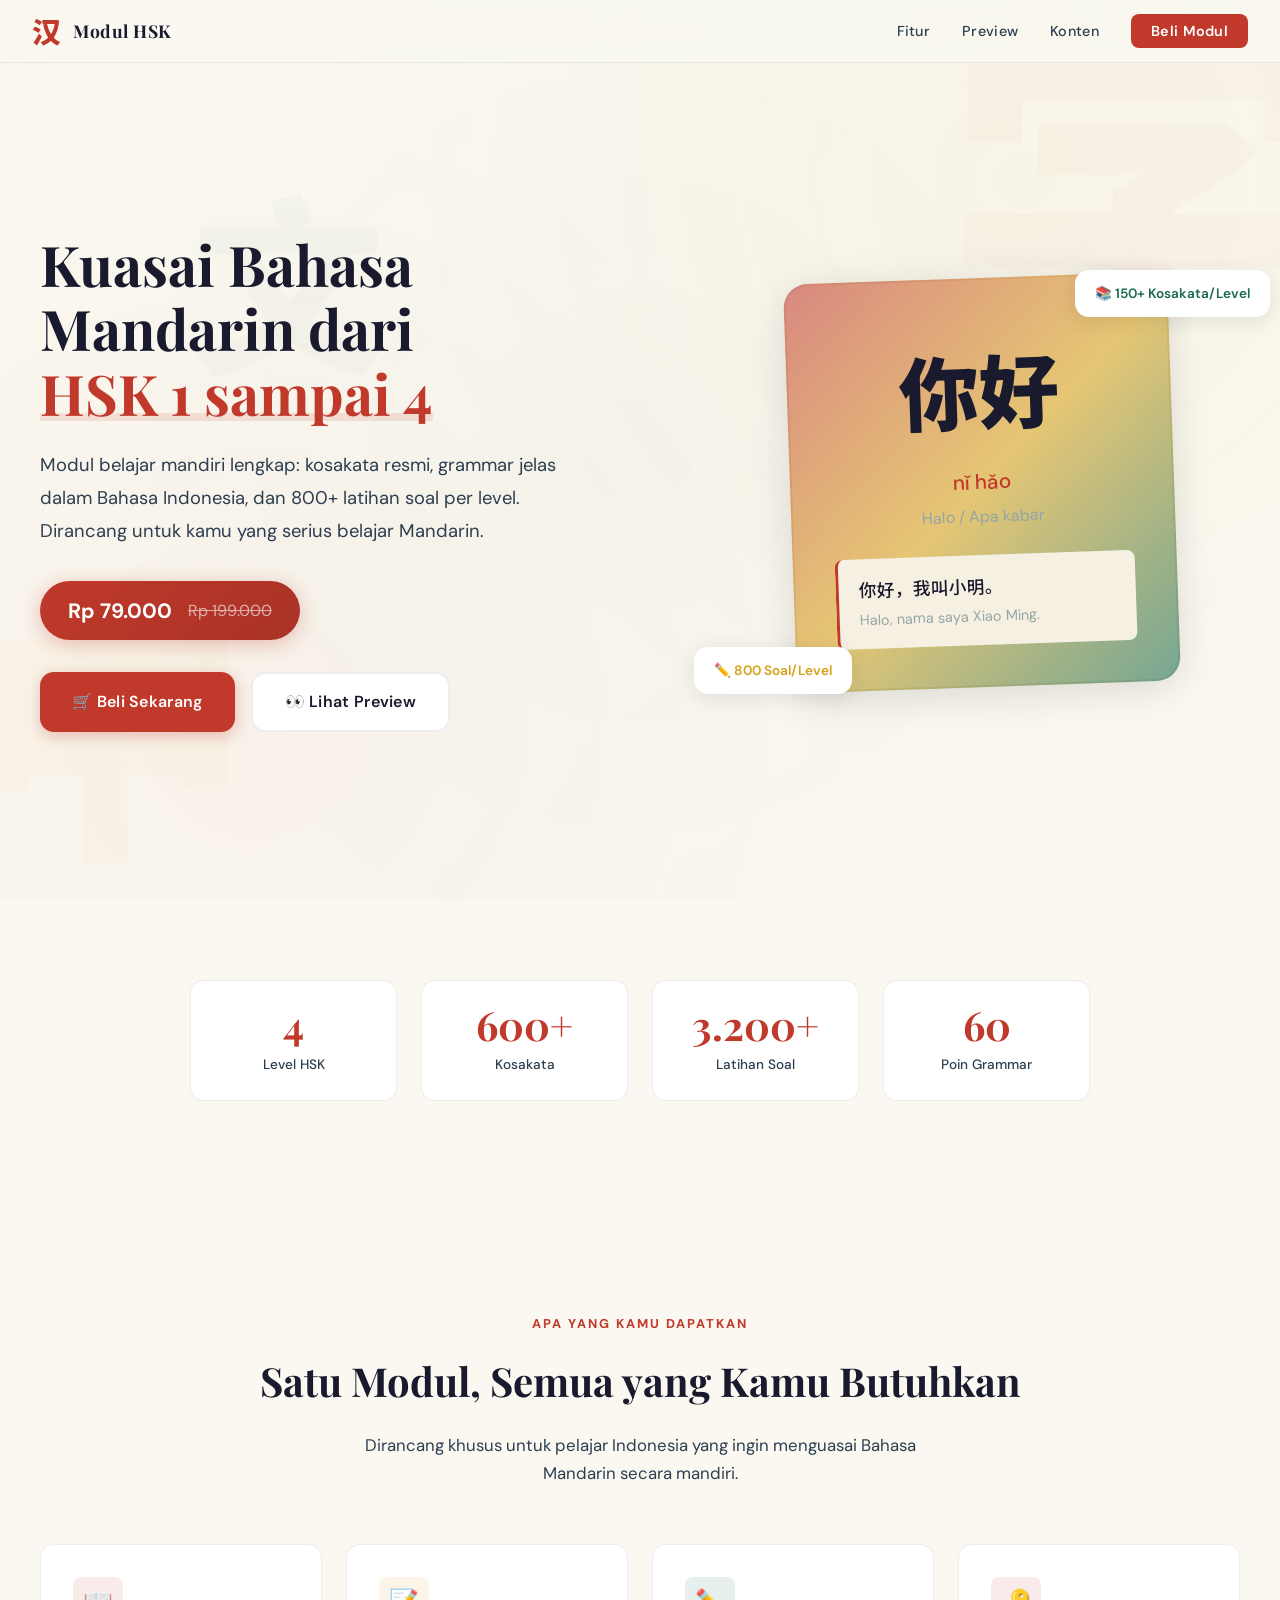
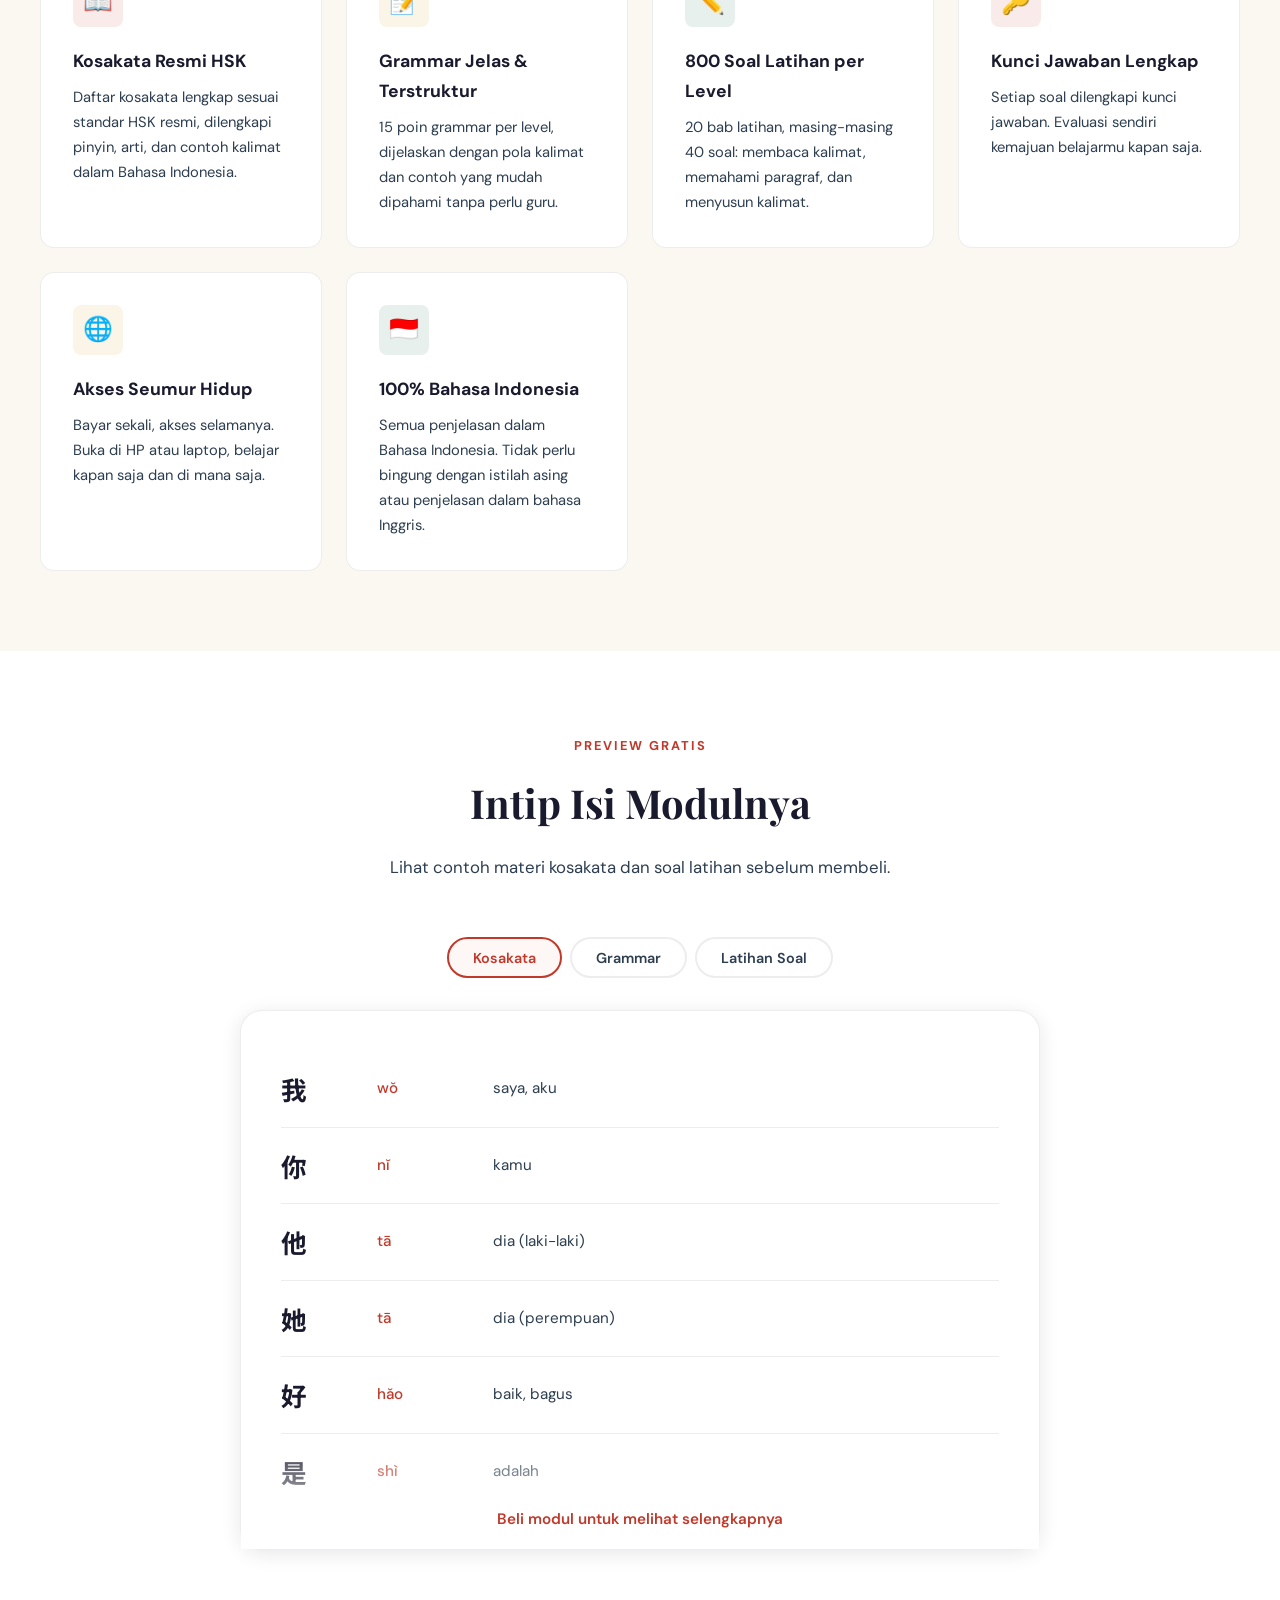
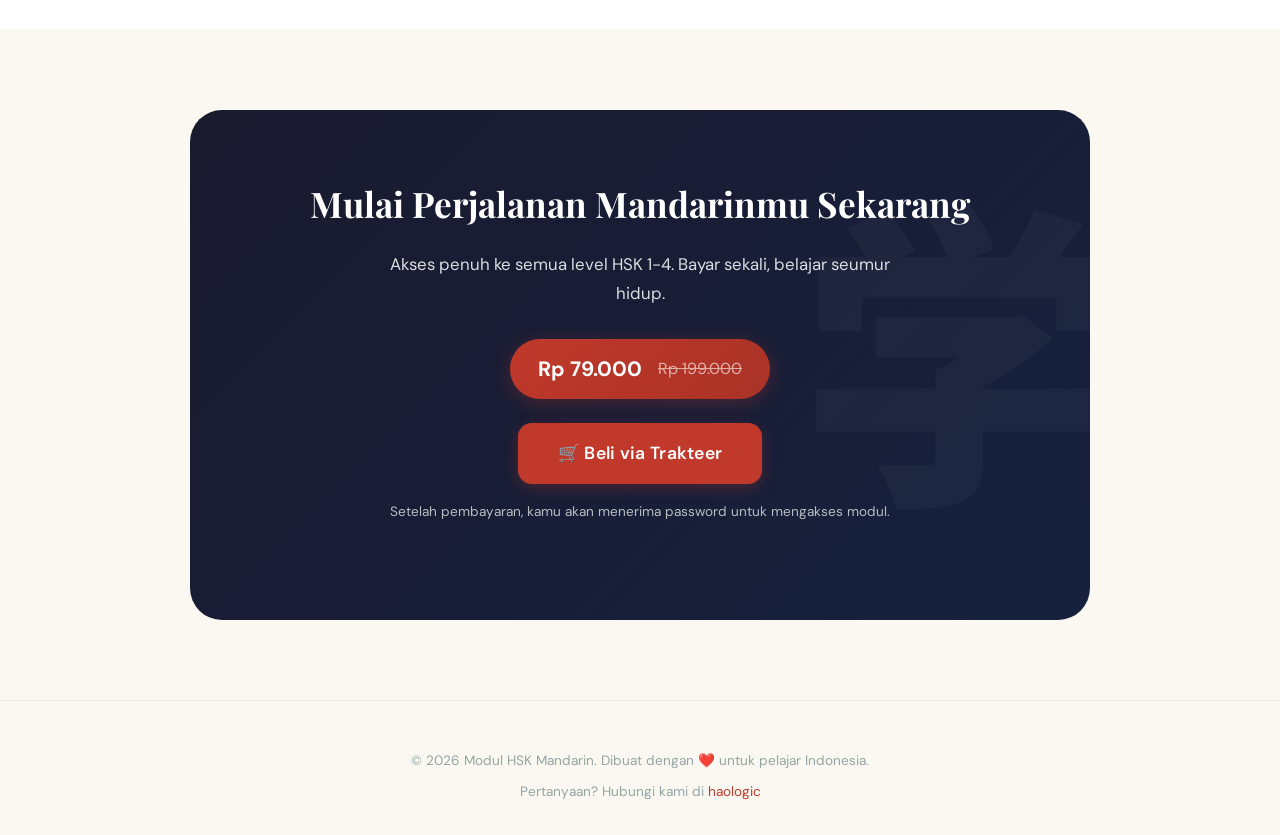
<file: menu.html>
<!DOCTYPE html>
<html lang="id">
<head>
    <meta charset="UTF-8">
    <meta name="viewport" content="width=device-width, initial-scale=1.0">
    <title>Menu Modul — Modul HSK Mandarin</title>
    <link rel="stylesheet" href="style.css">
    <style>
        .module-grid {
            display: grid;
            grid-template-columns: repeat(auto-fit, minmax(280px, 1fr));
            gap: 24px;
            max-width: 1000px;
            margin: 40px auto;
            padding: 0 20px;
        }
        .module-card {
            background: #fff;
            border-radius: 16px;
            box-shadow: 0 2px 16px rgba(0,0,0,0.07);
            padding: 32px 24px;
            text-align: center;
            transition: transform 0.2s, box-shadow 0.2s;
            position: relative;
            overflow: hidden;
        }
        .module-card:hover {
            transform: translateY(-4px);
            box-shadow: 0 8px 32px rgba(0,0,0,0.12);
        }
        .module-card .badge {
            position: absolute;
            top: 16px;
            right: 16px;
            font-size: 13px;
            padding: 4px 12px;
            border-radius: 20px;
            font-weight: 600;
        }
        .badge-new {
            background: #ff4d4f;
            color: #fff;
        }
        .badge-available {
            background: #52c41a;
            color: #fff;
        }
        .badge-done {
            background: #d9d9d9;
            color: #555;
        }
        .module-card h2 {
            font-size: 2rem;
            margin: 0 0 8px;
        }
        .module-card h3 {
            margin: 0 0 12px;
            color: #333;
        }
        .module-card p {
            color: #666;
            font-size: 14px;
            margin-bottom: 20px;
        }
        .module-links {
            display: flex;
            gap: 10px;
            justify-content: center;
            flex-wrap: wrap;
        }
        .module-links a {
            display: inline-block;
            padding: 10px 20px;
            border-radius: 8px;
            text-decoration: none;
            font-weight: 600;
            font-size: 14px;
            transition: background 0.2s;
        }
        .btn-materi {
            background: #1890ff;
            color: #fff;
        }
        .btn-materi:hover {
            background: #096dd9;
        }
        .btn-soal {
            background: #faad14;
            color: #fff;
        }
        .btn-soal:hover {
            background: #d48806;
        }
        .page-title {
            text-align: center;
            margin-top: 40px;
        }
        .page-title h1 {
            font-size: 2rem;
            color: #222;
        }
        .page-title p {
            color: #666;
            font-size: 15px;
        }
    </style>
</head>
<body>
    <nav class="navbar">
        <div class="nav-brand">
            <span class="logo-han">汉</span>
            <span>Modul HSK</span>
        </div>
        <div class="nav-links">
            <a href="index.html">Beranda</a>
            <a href="menu.html" class="active">Menu</a>
        </div>
    </nav>

    <div class="page-title">
        <h1>Pilih Modul HSK</h1>
        <p>Belajar Mandarin dari dasar hingga mahir — HSK 1 sampai HSK 4</p>
    </div>

    <div class="module-grid">
        <!-- HSK 1 -->
        <div class="module-card">
            <span class="badge badge-done">✅ Tersedia</span>
            <h2>HSK 1</h2>
            <h3>Pemula</h3>
            <p>150 kosakata dasar, salam, angka, waktu, keluarga, dan percakapan sehari-hari.</p>
            <div class="module-links">
                <a href="hsk1-materi.html" class="btn-materi">📖 Materi</a>
                <a href="hsk1-soal.html" class="btn-soal">✍️ Latihan</a>
            </div>
        </div>
        <!-- HSK 2 -->
        <div class="module-card">
            <span class="badge badge-done">✅ Tersedia</span>
            <h2>HSK 2</h2>
            <h3>Dasar</h3>
            <p>150 kosakata tambahan, kalimat lebih kompleks, dan tata bahasa dasar lanjutan.</p>
            <div class="module-links">
                <a href="hsk2-materi.html" class="btn-materi">📖 Materi</a>
                <a href="hsk2-soal.html" class="btn-soal">✍️ Latihan</a>
            </div>
        </div>
        <!-- HSK 3 -->
        <div class="module-card">
            <span class="badge badge-available">✅ Tersedia</span>
            <h2>HSK 3</h2>
            <h3>Menengah Awal</h3>
            <p>300 kosakata baru, percakapan panjang, dan tata bahasa menengah.</p>
            <div class="module-links">
                <a href="hsk3-materi.html" class="btn-materi">📖 Materi</a>
                <a href="hsk3-soal.html" class="btn-soal">✍️ Latihan</a>
            </div>
        </div>
        <!-- HSK 4 -->
        <div class="module-card" style="border: 2px solid #ff4d4f;">
            <span class="badge badge-new">🔥 Baru!</span>
            <h2>HSK 4</h2>
            <h3>Menengah</h3>
            <p>600 kosakata baru, diskusi topik kompleks, dan tata bahasa tingkat menengah-lanjut.</p>
            <div class="module-links">
                <a href="hsk4-materi.html" class="btn-materi">📖 Materi</a>
                <a href="hsk4-soal.html" class="btn-soal">✍️ Latihan</a>
            </div>
        </div>
    </div>

    <script>
        if (sessionStorage.getItem('hskPassword') !== 'jiayouhaologic') {
            window.location.href = 'index.html';
        }
    </script>
</body>
</html>
</file>
<file: style.css>
@import url('https://fonts.googleapis.com/css2?family=Noto+Sans+SC:wght@300;400;500;700;900&family=Playfair+Display:ital,wght@0,400;0,700;1,400&family=DM+Sans:ital,wght@0,300;0,400;0,500;0,700&display=swap');

:root {
  --ink: #1a1a2e;
  --vermillion: #c0392b;
  --vermillion-light: #e74c3c;
  --gold: #d4a017;
  --gold-light: #f1c40f;
  --jade: #1a6b4a;
  --jade-light: #27ae60;
  --cream: #faf8f0;
  --warm-white: #fffef9;
  --paper: #f5f0e1;
  --paper-dark: #e8dcc8;
  --charcoal: #2c3e50;
  --soft-gray: #95a5a6;
  --border: rgba(26,26,46,0.08);
  --shadow-sm: 0 2px 8px rgba(26,26,46,0.06);
  --shadow-md: 0 4px 20px rgba(26,26,46,0.1);
  --shadow-lg: 0 8px 40px rgba(26,26,46,0.14);
  --shadow-xl: 0 16px 60px rgba(26,26,46,0.18);
  --radius-sm: 8px;
  --radius-md: 14px;
  --radius-lg: 22px;
  --radius-xl: 32px;
  --transition: 0.3s cubic-bezier(0.4, 0, 0.2, 1);
}

*, *::before, *::after { box-sizing: border-box; margin: 0; padding: 0; }

html { scroll-behavior: smooth; font-size: 16px; }

body {
  font-family: 'DM Sans', 'Noto Sans SC', sans-serif;
  background: var(--cream);
  color: var(--ink);
  line-height: 1.7;
  -webkit-font-smoothing: antialiased;
  overflow-x: hidden;
}

/* ═══════════════════════════════════════
   DECORATIVE PATTERNS
   ═══════════════════════════════════════ */
.pattern-overlay {
  position: fixed;
  top: 0; left: 0; right: 0; bottom: 0;
  background-image: 
    radial-gradient(circle at 20% 80%, rgba(192,57,43,0.03) 0%, transparent 50%),
    radial-gradient(circle at 80% 20%, rgba(212,160,23,0.04) 0%, transparent 50%),
    radial-gradient(circle at 50% 50%, rgba(26,107,74,0.02) 0%, transparent 70%);
  pointer-events: none;
  z-index: 0;
}

/* ═══════════════════════════════════════
   NAVIGATION
   ═══════════════════════════════════════ */
.navbar {
  position: fixed;
  top: 0; left: 0; right: 0;
  z-index: 1000;
  padding: 1rem 2rem;
  display: flex;
  align-items: center;
  justify-content: space-between;
  background: rgba(250,248,240,0.85);
  backdrop-filter: blur(20px);
  border-bottom: 1px solid var(--border);
  transition: var(--transition);
}

.navbar.scrolled {
  padding: 0.7rem 2rem;
  box-shadow: var(--shadow-sm);
}

.nav-brand {
  display: flex;
  align-items: center;
  gap: 0.75rem;
  text-decoration: none;
  color: var(--ink);
}

.nav-brand .hanzi-logo {
  font-family: 'Noto Sans SC', sans-serif;
  font-size: 1.8rem;
  font-weight: 900;
  color: var(--vermillion);
  line-height: 1;
}

.nav-brand span {
  font-family: 'Playfair Display', serif;
  font-size: 1.1rem;
  font-weight: 700;
  letter-spacing: 0.5px;
}

.nav-links {
  display: flex;
  gap: 2rem;
  align-items: center;
  list-style: none;
}

.nav-links a {
  text-decoration: none;
  color: var(--charcoal);
  font-size: 0.9rem;
  font-weight: 500;
  letter-spacing: 0.3px;
  transition: var(--transition);
  position: relative;
}

.nav-links a::after {
  content: '';
  position: absolute;
  bottom: -4px;
  left: 0;
  width: 0;
  height: 2px;
  background: var(--vermillion);
  transition: var(--transition);
}

.nav-links a:hover::after { width: 100%; }

.nav-cta {
  background: var(--vermillion) !important;
  color: white !important;
  padding: 0.5rem 1.25rem;
  border-radius: var(--radius-sm);
  font-weight: 600 !important;
  transition: var(--transition) !important;
}

.nav-cta:hover {
  background: var(--vermillion-light) !important;
  transform: translateY(-1px);
}

.nav-cta::after { display: none !important; }

/* ═══════════════════════════════════════
   HERO SECTION
   ═══════════════════════════════════════ */
.hero {
  min-height: 100vh;
  display: flex;
  align-items: center;
  position: relative;
  padding: 8rem 2rem 4rem;
  overflow: hidden;
}

.hero-bg-char {
  position: absolute;
  font-family: 'Noto Sans SC', sans-serif;
  font-weight: 900;
  opacity: 0.025;
  pointer-events: none;
  line-height: 1;
  color: var(--vermillion);
}

.hero-bg-char:nth-child(1) { font-size: 25rem; top: -5%; right: -5%; }
.hero-bg-char:nth-child(2) { font-size: 18rem; bottom: 5%; left: -3%; color: var(--gold); }
.hero-bg-char:nth-child(3) { font-size: 12rem; top: 20%; left: 15%; color: var(--jade); }

.hero-content {
  max-width: 1200px;
  margin: 0 auto;
  display: grid;
  grid-template-columns: 1.2fr 1fr;
  gap: 4rem;
  align-items: center;
  position: relative;
  z-index: 1;
}

.hero-text h1 {
  font-family: 'Playfair Display', serif;
  font-size: 3.5rem;
  font-weight: 700;
  line-height: 1.15;
  margin-bottom: 1.5rem;
  color: var(--ink);
}

.hero-text h1 .highlight {
  color: var(--vermillion);
  position: relative;
  display: inline-block;
}

.hero-text h1 .highlight::after {
  content: '';
  position: absolute;
  bottom: 4px;
  left: 0;
  right: 0;
  height: 8px;
  background: rgba(192,57,43,0.12);
  z-index: -1;
}

.hero-subtitle {
  font-size: 1.15rem;
  color: var(--charcoal);
  margin-bottom: 2rem;
  max-width: 520px;
  line-height: 1.8;
}

.hero-price {
  display: inline-flex;
  align-items: center;
  gap: 1rem;
  background: linear-gradient(135deg, var(--vermillion), #a93226);
  color: white;
  padding: 0.75rem 1.75rem;
  border-radius: var(--radius-xl);
  font-weight: 700;
  font-size: 1.3rem;
  margin-bottom: 2rem;
  box-shadow: 0 4px 20px rgba(192,57,43,0.3);
}

.hero-price .old-price {
  text-decoration: line-through;
  opacity: 0.6;
  font-size: 1rem;
  font-weight: 400;
}

.hero-actions {
  display: flex;
  gap: 1rem;
  flex-wrap: wrap;
}

.btn {
  display: inline-flex;
  align-items: center;
  gap: 0.5rem;
  padding: 0.9rem 2rem;
  border-radius: var(--radius-md);
  font-family: 'DM Sans', sans-serif;
  font-size: 1rem;
  font-weight: 600;
  text-decoration: none;
  cursor: pointer;
  border: none;
  transition: var(--transition);
  letter-spacing: 0.3px;
}

.btn-primary {
  background: var(--vermillion);
  color: white;
  box-shadow: 0 4px 15px rgba(192,57,43,0.3);
}

.btn-primary:hover {
  background: var(--vermillion-light);
  transform: translateY(-2px);
  box-shadow: 0 6px 25px rgba(192,57,43,0.35);
}

.btn-secondary {
  background: white;
  color: var(--ink);
  border: 2px solid var(--border);
}

.btn-secondary:hover {
  border-color: var(--vermillion);
  color: var(--vermillion);
  transform: translateY(-2px);
}

.btn-gold {
  background: linear-gradient(135deg, var(--gold), #b8860b);
  color: white;
  box-shadow: 0 4px 15px rgba(212,160,23,0.3);
}

.btn-gold:hover {
  transform: translateY(-2px);
  box-shadow: 0 6px 25px rgba(212,160,23,0.4);
}

.hero-visual {
  position: relative;
  display: flex;
  justify-content: center;
  align-items: center;
}

.hero-card {
  background: white;
  border-radius: var(--radius-lg);
  padding: 2.5rem;
  box-shadow: var(--shadow-lg);
  transform: rotate(-2deg);
  max-width: 380px;
  width: 100%;
  position: relative;
}

.hero-card::before {
  content: '';
  position: absolute;
  top: -2px; left: -2px; right: -2px; bottom: -2px;
  background: linear-gradient(135deg, var(--vermillion), var(--gold), var(--jade));
  border-radius: calc(var(--radius-lg) + 2px);
  z-index: -1;
  opacity: 0.6;
}

.hero-card .card-hanzi {
  font-family: 'Noto Sans SC', sans-serif;
  font-size: 5rem;
  font-weight: 900;
  text-align: center;
  color: var(--ink);
  margin-bottom: 0.5rem;
}

.hero-card .card-pinyin {
  text-align: center;
  color: var(--vermillion);
  font-size: 1.3rem;
  font-weight: 500;
  margin-bottom: 0.25rem;
}

.hero-card .card-meaning {
  text-align: center;
  color: var(--soft-gray);
  font-size: 1rem;
}

.hero-card .card-example {
  margin-top: 1.5rem;
  padding: 1rem 1.25rem;
  background: var(--paper);
  border-radius: var(--radius-sm);
  border-left: 3px solid var(--vermillion);
}

.hero-card .card-example .zh {
  font-family: 'Noto Sans SC', sans-serif;
  font-size: 1.1rem;
  font-weight: 500;
  color: var(--ink);
}

.hero-card .card-example .id {
  font-size: 0.9rem;
  color: var(--soft-gray);
  margin-top: 0.25rem;
}

.floating-badge {
  position: absolute;
  background: white;
  padding: 0.75rem 1.25rem;
  border-radius: var(--radius-md);
  box-shadow: var(--shadow-md);
  font-size: 0.85rem;
  font-weight: 600;
  animation: float 3s ease-in-out infinite;
}

.floating-badge.top-right {
  top: -10px;
  right: -30px;
  color: var(--jade);
  animation-delay: 0.5s;
}

.floating-badge.bottom-left {
  bottom: -10px;
  left: -30px;
  color: var(--gold);
}

@keyframes float {
  0%, 100% { transform: translateY(0); }
  50% { transform: translateY(-8px); }
}

/* ═══════════════════════════════════════
   SECTIONS COMMON
   ═══════════════════════════════════════ */
.section {
  padding: 5rem 2rem;
  position: relative;
  z-index: 1;
}

.section-header {
  text-align: center;
  margin-bottom: 3.5rem;
}

.section-header .label {
  display: inline-block;
  font-size: 0.8rem;
  font-weight: 700;
  letter-spacing: 2px;
  text-transform: uppercase;
  color: var(--vermillion);
  margin-bottom: 0.75rem;
}

.section-header h2 {
  font-family: 'Playfair Display', serif;
  font-size: 2.5rem;
  font-weight: 700;
  color: var(--ink);
  margin-bottom: 1rem;
}

.section-header p {
  font-size: 1.05rem;
  color: var(--charcoal);
  max-width: 600px;
  margin: 0 auto;
}

.container {
  max-width: 1200px;
  margin: 0 auto;
}

/* ═══════════════════════════════════════
   FEATURES / APA YANG KAMU DAPATKAN
   ═══════════════════════════════════════ */
.features-grid {
  display: grid;
  grid-template-columns: repeat(auto-fit, minmax(280px, 1fr));
  gap: 1.5rem;
}

.feature-card {
  background: white;
  border-radius: var(--radius-md);
  padding: 2rem;
  border: 1px solid var(--border);
  transition: var(--transition);
  position: relative;
  overflow: hidden;
}

.feature-card::before {
  content: '';
  position: absolute;
  top: 0; left: 0; right: 0;
  height: 3px;
  background: linear-gradient(90deg, var(--vermillion), var(--gold));
  opacity: 0;
  transition: var(--transition);
}

.feature-card:hover {
  transform: translateY(-4px);
  box-shadow: var(--shadow-md);
}

.feature-card:hover::before { opacity: 1; }

.feature-icon {
  width: 50px;
  height: 50px;
  border-radius: var(--radius-sm);
  display: flex;
  align-items: center;
  justify-content: center;
  font-size: 1.5rem;
  margin-bottom: 1.25rem;
}

.feature-icon.red { background: rgba(192,57,43,0.1); color: var(--vermillion); }
.feature-icon.gold { background: rgba(212,160,23,0.1); color: var(--gold); }
.feature-icon.green { background: rgba(26,107,74,0.1); color: var(--jade); }
.feature-icon.blue { background: rgba(44,62,80,0.1); color: var(--charcoal); }

.feature-card h3 {
  font-size: 1.1rem;
  font-weight: 700;
  margin-bottom: 0.5rem;
}

.feature-card p {
  font-size: 0.92rem;
  color: var(--charcoal);
  line-height: 1.7;
}

/* ═══════════════════════════════════════
   PREVIEW SECTION
   ═══════════════════════════════════════ */
.preview-tabs {
  display: flex;
  gap: 0.5rem;
  justify-content: center;
  margin-bottom: 2rem;
  flex-wrap: wrap;
}

.preview-tab {
  padding: 0.6rem 1.5rem;
  border: 2px solid var(--border);
  border-radius: var(--radius-xl);
  background: white;
  cursor: pointer;
  font-family: 'DM Sans', sans-serif;
  font-size: 0.9rem;
  font-weight: 600;
  color: var(--charcoal);
  transition: var(--transition);
}

.preview-tab.active,
.preview-tab:hover {
  border-color: var(--vermillion);
  color: var(--vermillion);
  background: rgba(192,57,43,0.04);
}

.preview-content {
  background: white;
  border-radius: var(--radius-lg);
  padding: 2.5rem;
  box-shadow: var(--shadow-md);
  border: 1px solid var(--border);
  max-width: 800px;
  margin: 0 auto;
}

.preview-vocab-item {
  display: grid;
  grid-template-columns: 80px 100px 1fr;
  gap: 1rem;
  align-items: center;
  padding: 1rem 0;
  border-bottom: 1px solid var(--border);
}

.preview-vocab-item:last-child { border-bottom: none; }

.preview-vocab-item .hanzi {
  font-family: 'Noto Sans SC', sans-serif;
  font-size: 1.6rem;
  font-weight: 700;
}

.preview-vocab-item .pinyin {
  color: var(--vermillion);
  font-weight: 500;
  font-size: 0.95rem;
}

.preview-vocab-item .arti {
  color: var(--charcoal);
  font-size: 0.95rem;
}

.preview-question {
  padding: 1.25rem 0;
  border-bottom: 1px solid var(--border);
}

.preview-question:last-child { border-bottom: none; }

.preview-question .q-label {
  font-size: 0.8rem;
  font-weight: 700;
  color: var(--vermillion);
  text-transform: uppercase;
  letter-spacing: 1px;
  margin-bottom: 0.5rem;
}

.preview-question .q-text {
  font-family: 'Noto Sans SC', sans-serif;
  font-size: 1.1rem;
  margin-bottom: 0.75rem;
}

.preview-question .q-options {
  display: grid;
  grid-template-columns: 1fr 1fr;
  gap: 0.5rem;
}

.preview-question .q-option {
  padding: 0.5rem 1rem;
  background: var(--paper);
  border-radius: var(--radius-sm);
  font-size: 0.9rem;
  color: var(--charcoal);
}

.blur-overlay {
  position: relative;
}

.blur-overlay::after {
  content: 'Beli modul untuk melihat selengkapnya';
  position: absolute;
  bottom: 0;
  left: 0;
  right: 0;
  height: 120px;
  background: linear-gradient(transparent, white);
  display: flex;
  align-items: flex-end;
  justify-content: center;
  padding-bottom: 1rem;
  font-weight: 600;
  color: var(--vermillion);
  font-size: 0.95rem;
}

/* ═══════════════════════════════════════
   STATS
   ═══════════════════════════════════════ */
.stats-bar {
  display: grid;
  grid-template-columns: repeat(4, 1fr);
  gap: 1.5rem;
  max-width: 900px;
  margin: 0 auto 3rem;
}

.stat-item {
  text-align: center;
  padding: 1.5rem;
  background: white;
  border-radius: var(--radius-md);
  border: 1px solid var(--border);
}

.stat-number {
  font-family: 'Playfair Display', serif;
  font-size: 2.5rem;
  font-weight: 700;
  color: var(--vermillion);
  line-height: 1;
}

.stat-label {
  font-size: 0.85rem;
  color: var(--charcoal);
  margin-top: 0.5rem;
  font-weight: 500;
}

/* ═══════════════════════════════════════
   CTA SECTION
   ═══════════════════════════════════════ */
.cta-section {
  background: linear-gradient(135deg, var(--ink) 0%, #16213e 100%);
  border-radius: var(--radius-xl);
  padding: 4rem 3rem;
  text-align: center;
  color: white;
  max-width: 900px;
  margin: 0 auto;
  position: relative;
  overflow: hidden;
}

.cta-section::before {
  content: '学';
  position: absolute;
  font-family: 'Noto Sans SC', sans-serif;
  font-size: 20rem;
  font-weight: 900;
  opacity: 0.03;
  top: -40px;
  right: -30px;
  color: white;
}

.cta-section h2 {
  font-family: 'Playfair Display', serif;
  font-size: 2.2rem;
  margin-bottom: 1rem;
}

.cta-section p {
  font-size: 1.05rem;
  opacity: 0.85;
  margin-bottom: 2rem;
  max-width: 500px;
  margin-left: auto;
  margin-right: auto;
}

/* ═══════════════════════════════════════
   FOOTER
   ═══════════════════════════════════════ */
.footer {
  padding: 3rem 2rem 2rem;
  text-align: center;
  color: var(--soft-gray);
  font-size: 0.85rem;
  border-top: 1px solid var(--border);
}

.footer a {
  color: var(--vermillion);
  text-decoration: none;
}

/* ═══════════════════════════════════════
   MENU PAGE
   ═══════════════════════════════════════ */
.auth-wrapper {
  min-height: 100vh;
  display: flex;
  align-items: center;
  justify-content: center;
  padding: 2rem;
}

.auth-card {
  background: white;
  border-radius: var(--radius-lg);
  padding: 3rem;
  box-shadow: var(--shadow-lg);
  max-width: 440px;
  width: 100%;
  text-align: center;
  border: 1px solid var(--border);
}

.auth-card .lock-icon {
  font-size: 3rem;
  margin-bottom: 1rem;
}

.auth-card h2 {
  font-family: 'Playfair Display', serif;
  font-size: 1.6rem;
  margin-bottom: 0.5rem;
}

.auth-card p {
  color: var(--charcoal);
  font-size: 0.95rem;
  margin-bottom: 1.5rem;
}

.auth-input {
  width: 100%;
  padding: 0.85rem 1.25rem;
  border: 2px solid var(--border);
  border-radius: var(--radius-sm);
  font-family: 'DM Sans', sans-serif;
  font-size: 1rem;
  outline: none;
  transition: var(--transition);
  margin-bottom: 1rem;
}

.auth-input:focus {
  border-color: var(--vermillion);
}

.auth-error {
  color: var(--vermillion);
  font-size: 0.85rem;
  margin-bottom: 1rem;
  display: none;
}

/* Menu Grid */
.menu-wrapper {
  min-height: 100vh;
  padding: 6rem 2rem 3rem;
}

.hsk-grid {
  display: grid;
  grid-template-columns: repeat(auto-fit, minmax(260px, 1fr));
  gap: 1.5rem;
  max-width: 1100px;
  margin: 0 auto;
}

.hsk-card {
  background: white;
  border-radius: var(--radius-lg);
  overflow: hidden;
  border: 1px solid var(--border);
  transition: var(--transition);
  text-decoration: none;
  color: inherit;
  position: relative;
}

.hsk-card:hover {
  transform: translateY(-6px);
  box-shadow: var(--shadow-lg);
}

.hsk-card .card-banner {
  height: 160px;
  display: flex;
  align-items: center;
  justify-content: center;
  position: relative;
  overflow: hidden;
}

.hsk-card .card-banner .level-text {
  font-family: 'Playfair Display', serif;
  font-size: 3.5rem;
  font-weight: 700;
  color: white;
  position: relative;
  z-index: 1;
}

.hsk-card .card-banner .bg-hanzi {
  position: absolute;
  font-family: 'Noto Sans SC', sans-serif;
  font-size: 8rem;
  font-weight: 900;
  opacity: 0.15;
  color: white;
}

.hsk-card.level-1 .card-banner { background: linear-gradient(135deg, #c0392b, #e74c3c); }
.hsk-card.level-2 .card-banner { background: linear-gradient(135deg, #d4a017, #f39c12); }
.hsk-card.level-3 .card-banner { background: linear-gradient(135deg, #1a6b4a, #27ae60); }
.hsk-card.level-4 .card-banner { background: linear-gradient(135deg, #2c3e50, #34495e); }

.hsk-card .card-body {
  padding: 1.5rem;
}

.hsk-card .card-body h3 {
  font-size: 1.15rem;
  font-weight: 700;
  margin-bottom: 0.5rem;
}

.hsk-card .card-body p {
  font-size: 0.9rem;
  color: var(--charcoal);
  line-height: 1.6;
}

.hsk-card .card-body .card-stats {
  display: flex;
  gap: 1rem;
  margin-top: 1rem;
  font-size: 0.82rem;
  color: var(--soft-gray);
  font-weight: 500;
}

.hsk-card.disabled {
  opacity: 0.5;
  pointer-events: none;
}

.hsk-card.disabled::after {
  content: 'Segera Hadir';
  position: absolute;
  top: 1rem;
  right: 1rem;
  background: var(--charcoal);
  color: white;
  padding: 0.3rem 0.8rem;
  border-radius: var(--radius-sm);
  font-size: 0.75rem;
  font-weight: 600;
  z-index: 2;
}

/* ═══════════════════════════════════════
   MATERI PAGE
   ═══════════════════════════════════════ */
.materi-page {
  padding: 6rem 2rem 3rem;
  max-width: 1000px;
  margin: 0 auto;
}

.breadcrumb {
  display: flex;
  gap: 0.5rem;
  align-items: center;
  font-size: 0.85rem;
  color: var(--soft-gray);
  margin-bottom: 2rem;
}

.breadcrumb a {
  color: var(--vermillion);
  text-decoration: none;
}

.breadcrumb a:hover { text-decoration: underline; }

.materi-header {
  margin-bottom: 3rem;
}

.materi-header h1 {
  font-family: 'Playfair Display', serif;
  font-size: 2.5rem;
  margin-bottom: 0.75rem;
}

.materi-header .desc {
  color: var(--charcoal);
  font-size: 1.05rem;
  max-width: 700px;
}

.materi-nav {
  display: flex;
  gap: 0.5rem;
  margin-bottom: 3rem;
  flex-wrap: wrap;
}

.materi-nav-btn {
  padding: 0.6rem 1.5rem;
  border: 2px solid var(--border);
  border-radius: var(--radius-xl);
  background: white;
  cursor: pointer;
  font-family: 'DM Sans', sans-serif;
  font-size: 0.9rem;
  font-weight: 600;
  color: var(--charcoal);
  transition: var(--transition);
}

.materi-nav-btn.active {
  border-color: var(--vermillion);
  background: var(--vermillion);
  color: white;
}

.materi-section { margin-bottom: 3rem; }

.materi-section h2 {
  font-family: 'Playfair Display', serif;
  font-size: 1.8rem;
  margin-bottom: 1.5rem;
  padding-bottom: 0.75rem;
  border-bottom: 2px solid var(--border);
}

/* Vocab Table */
.vocab-table {
  width: 100%;
  border-collapse: collapse;
  background: white;
  border-radius: var(--radius-md);
  overflow: hidden;
  box-shadow: var(--shadow-sm);
  border: 1px solid var(--border);
}

.vocab-table thead {
  background: var(--ink);
  color: white;
}

.vocab-table th {
  padding: 0.85rem 1.25rem;
  text-align: left;
  font-size: 0.85rem;
  font-weight: 600;
  letter-spacing: 0.5px;
  text-transform: uppercase;
}

.vocab-table td {
  padding: 0.75rem 1.25rem;
  border-bottom: 1px solid var(--border);
  font-size: 0.95rem;
}

.vocab-table tr:last-child td { border-bottom: none; }

.vocab-table tr:hover { background: rgba(192,57,43,0.02); }

.vocab-table .hanzi-cell {
  font-family: 'Noto Sans SC', sans-serif;
  font-size: 1.25rem;
  font-weight: 700;
}

.vocab-table .pinyin-cell {
  color: var(--vermillion);
  font-weight: 500;
}

.vocab-table .contoh-cell {
  font-size: 0.88rem;
  color: var(--charcoal);
}

.vocab-table .contoh-cell .zh {
  font-family: 'Noto Sans SC', sans-serif;
  font-weight: 500;
}

.vocab-table .contoh-cell .id {
  color: var(--soft-gray);
  font-style: italic;
}

/* Grammar */
.grammar-card {
  background: white;
  border-radius: var(--radius-md);
  padding: 2rem;
  margin-bottom: 1.5rem;
  border: 1px solid var(--border);
  box-shadow: var(--shadow-sm);
}

.grammar-card h3 {
  font-size: 1.15rem;
  font-weight: 700;
  margin-bottom: 0.5rem;
  color: var(--ink);
  display: flex;
  align-items: center;
  gap: 0.75rem;
}

.grammar-card h3 .num {
  background: var(--vermillion);
  color: white;
  width: 28px;
  height: 28px;
  border-radius: 50%;
  display: flex;
  align-items: center;
  justify-content: center;
  font-size: 0.8rem;
  flex-shrink: 0;
}

.grammar-card .pattern {
  background: var(--paper);
  padding: 0.75rem 1.25rem;
  border-radius: var(--radius-sm);
  font-family: 'Noto Sans SC', sans-serif;
  font-weight: 500;
  font-size: 1.05rem;
  margin: 0.75rem 0;
  border-left: 3px solid var(--vermillion);
}

.grammar-card .explanation {
  color: var(--charcoal);
  font-size: 0.95rem;
  margin-bottom: 1rem;
  line-height: 1.7;
}

.grammar-card .examples {
  display: flex;
  flex-direction: column;
  gap: 0.5rem;
}

.grammar-card .example-item {
  padding: 0.75rem 1rem;
  background: var(--cream);
  border-radius: var(--radius-sm);
}

.grammar-card .example-item .zh {
  font-family: 'Noto Sans SC', sans-serif;
  font-weight: 500;
}

.grammar-card .example-item .py {
  color: var(--vermillion);
  font-size: 0.88rem;
}

.grammar-card .example-item .id {
  color: var(--soft-gray);
  font-size: 0.9rem;
  font-style: italic;
}

/* ═══════════════════════════════════════
   SOAL PAGE
   ═══════════════════════════════════════ */
.soal-page {
  padding: 6rem 2rem 3rem;
  max-width: 1000px;
  margin: 0 auto;
}

.bab-selector {
  display: grid;
  grid-template-columns: repeat(auto-fill, minmax(100px, 1fr));
  gap: 0.5rem;
  margin-bottom: 2rem;
}

.bab-btn {
  padding: 0.6rem;
  text-align: center;
  border: 2px solid var(--border);
  border-radius: var(--radius-sm);
  background: white;
  cursor: pointer;
  font-family: 'DM Sans', sans-serif;
  font-size: 0.85rem;
  font-weight: 600;
  color: var(--charcoal);
  transition: var(--transition);
}

.bab-btn.active {
  border-color: var(--vermillion);
  background: var(--vermillion);
  color: white;
}

.bab-btn:hover:not(.active) {
  border-color: var(--vermillion);
  color: var(--vermillion);
}

.soal-container {
  background: white;
  border-radius: var(--radius-lg);
  padding: 2.5rem;
  box-shadow: var(--shadow-md);
  border: 1px solid var(--border);
}

.bagian-header {
  font-family: 'Playfair Display', serif;
  font-size: 1.4rem;
  font-weight: 700;
  margin: 2rem 0 1rem;
  padding-bottom: 0.5rem;
  border-bottom: 2px solid var(--vermillion);
  color: var(--ink);
}

.bagian-header:first-child { margin-top: 0; }

.bagian-desc {
  color: var(--charcoal);
  font-size: 0.9rem;
  margin-bottom: 1.5rem;
  font-style: italic;
}

.soal-item {
  margin-bottom: 2rem;
  padding-bottom: 1.5rem;
  border-bottom: 1px solid var(--border);
}

.soal-item:last-child { border-bottom: none; }

.soal-number {
  font-weight: 700;
  color: var(--vermillion);
  font-size: 0.85rem;
  text-transform: uppercase;
  letter-spacing: 1px;
  margin-bottom: 0.5rem;
}

.soal-text {
  font-family: 'Noto Sans SC', sans-serif;
  font-size: 1.1rem;
  font-weight: 500;
  margin-bottom: 1rem;
  line-height: 1.8;
}

.soal-text-id {
  font-family: 'DM Sans', sans-serif;
  font-size: 1rem;
  margin-bottom: 1rem;
  color: var(--charcoal);
}

.soal-options {
  display: grid;
  grid-template-columns: 1fr 1fr;
  gap: 0.5rem;
}

.soal-option {
  padding: 0.7rem 1rem;
  border: 2px solid var(--border);
  border-radius: var(--radius-sm);
  cursor: pointer;
  font-size: 0.95rem;
  transition: var(--transition);
  background: white;
  text-align: left;
  font-family: 'DM Sans', 'Noto Sans SC', sans-serif;
}

.soal-option:hover {
  border-color: var(--vermillion);
  background: rgba(192,57,43,0.03);
}

.soal-option.selected {
  border-color: var(--vermillion);
  background: rgba(192,57,43,0.06);
  color: var(--vermillion);
  font-weight: 600;
}

.soal-option.correct {
  border-color: var(--jade);
  background: rgba(26,107,74,0.08);
  color: var(--jade);
  font-weight: 600;
}

.soal-option.wrong {
  border-color: var(--vermillion);
  background: rgba(192,57,43,0.08);
  opacity: 0.6;
}

/* Susun Kalimat */
.susun-words {
  display: flex;
  flex-wrap: wrap;
  gap: 0.5rem;
  margin-bottom: 1rem;
}

.word-chip {
  padding: 0.5rem 1rem;
  background: var(--paper);
  border: 2px solid var(--paper-dark);
  border-radius: var(--radius-sm);
  font-family: 'Noto Sans SC', sans-serif;
  font-size: 1rem;
  font-weight: 500;
  cursor: grab;
  transition: var(--transition);
  user-select: none;
}

.word-chip:hover {
  border-color: var(--vermillion);
  background: rgba(192,57,43,0.05);
}

.answer-area {
  min-height: 50px;
  border: 2px dashed var(--border);
  border-radius: var(--radius-sm);
  padding: 0.75rem;
  display: flex;
  flex-wrap: wrap;
  gap: 0.5rem;
  margin-bottom: 0.5rem;
}

.answer-area .word-chip {
  background: rgba(192,57,43,0.08);
  border-color: var(--vermillion);
}

/* Kunci Jawaban */
.kunci-toggle {
  margin-top: 2rem;
  text-align: center;
}

.kunci-btn {
  padding: 0.75rem 2rem;
  background: var(--ink);
  color: white;
  border: none;
  border-radius: var(--radius-md);
  cursor: pointer;
  font-family: 'DM Sans', sans-serif;
  font-size: 0.95rem;
  font-weight: 600;
  transition: var(--transition);
}

.kunci-btn:hover { background: var(--charcoal); }

.kunci-jawaban {
  display: none;
  margin-top: 1.5rem;
  background: var(--paper);
  border-radius: var(--radius-md);
  padding: 1.5rem 2rem;
  border: 1px solid var(--paper-dark);
}

.kunci-jawaban.show { display: block; }

.kunci-jawaban h3 {
  font-family: 'Playfair Display', serif;
  font-size: 1.2rem;
  margin-bottom: 1rem;
}

.kunci-list {
  display: grid;
  grid-template-columns: repeat(auto-fill, minmax(160px, 1fr));
  gap: 0.4rem;
}

.kunci-item {
  font-size: 0.9rem;
  padding: 0.3rem 0;
}

.kunci-item .no { font-weight: 700; color: var(--vermillion); }

.score-display {
  text-align: center;
  padding: 1.5rem;
  background: white;
  border-radius: var(--radius-md);
  margin-top: 1.5rem;
  border: 1px solid var(--border);
}

.score-number {
  font-family: 'Playfair Display', serif;
  font-size: 3rem;
  font-weight: 700;
  color: var(--vermillion);
}

.score-label {
  color: var(--charcoal);
  font-size: 0.95rem;
}

/* Search/Filter */
.search-box {
  width: 100%;
  padding: 0.85rem 1.25rem 0.85rem 2.75rem;
  border: 2px solid var(--border);
  border-radius: var(--radius-md);
  font-family: 'DM Sans', sans-serif;
  font-size: 1rem;
  outline: none;
  transition: var(--transition);
  background: white;
  margin-bottom: 1.5rem;
}

.search-box:focus { border-color: var(--vermillion); }

.search-wrapper {
  position: relative;
}

.search-wrapper::before {
  content: '🔍';
  position: absolute;
  left: 1rem;
  top: 50%;
  transform: translateY(-50%);
  font-size: 1rem;
}

/* ═══════════════════════════════════════
   RESPONSIVE
   ═══════════════════════════════════════ */
@media (max-width: 768px) {
  .hero-content {
    grid-template-columns: 1fr;
    text-align: center;
  }

  .hero-text h1 { font-size: 2.5rem; }
  .hero-subtitle { margin: 0 auto 2rem; }
  .hero-actions { justify-content: center; }
  .hero-visual { margin-top: 2rem; }

  .stats-bar { grid-template-columns: repeat(2, 1fr); }

  .nav-links { display: none; }

  .navbar { padding: 0.8rem 1.25rem; }

  .soal-options { grid-template-columns: 1fr; }

  .preview-vocab-item {
    grid-template-columns: 60px 80px 1fr;
    font-size: 0.9rem;
  }

  .section { padding: 3rem 1.25rem; }

  .vocab-table { font-size: 0.85rem; }
  .vocab-table th, .vocab-table td { padding: 0.6rem 0.75rem; }

  .materi-page, .soal-page { padding: 5rem 1.25rem 2rem; }

  .floating-badge { display: none; }
}

@media (max-width: 480px) {
  .hero-text h1 { font-size: 2rem; }
  .hero-card { padding: 1.5rem; }
  .hero-card .card-hanzi { font-size: 3.5rem; }
  .soal-container { padding: 1.5rem; }
  .grammar-card { padding: 1.25rem; }
  .stats-bar { grid-template-columns: 1fr 1fr; gap: 0.75rem; }
  .bab-selector { grid-template-columns: repeat(5, 1fr); }
}

/* ═══════════════════════════════════════
   ANIMATIONS
   ═══════════════════════════════════════ */
@keyframes fadeInUp {
  from { opacity: 0; transform: translateY(30px); }
  to { opacity: 1; transform: translateY(0); }
}

.fade-in {
  opacity: 0;
  animation: fadeInUp 0.6s ease forwards;
}

.fade-in.d1 { animation-delay: 0.1s; }
.fade-in.d2 { animation-delay: 0.2s; }
.fade-in.d3 { animation-delay: 0.3s; }
.fade-in.d4 { animation-delay: 0.4s; }
.fade-in.d5 { animation-delay: 0.5s; }

/* Print styles for vocab */
@media print {
  .navbar, .materi-nav, .breadcrumb { display: none; }
  .materi-page { padding: 1rem; }
  .vocab-table { box-shadow: none; }
}
</file>
